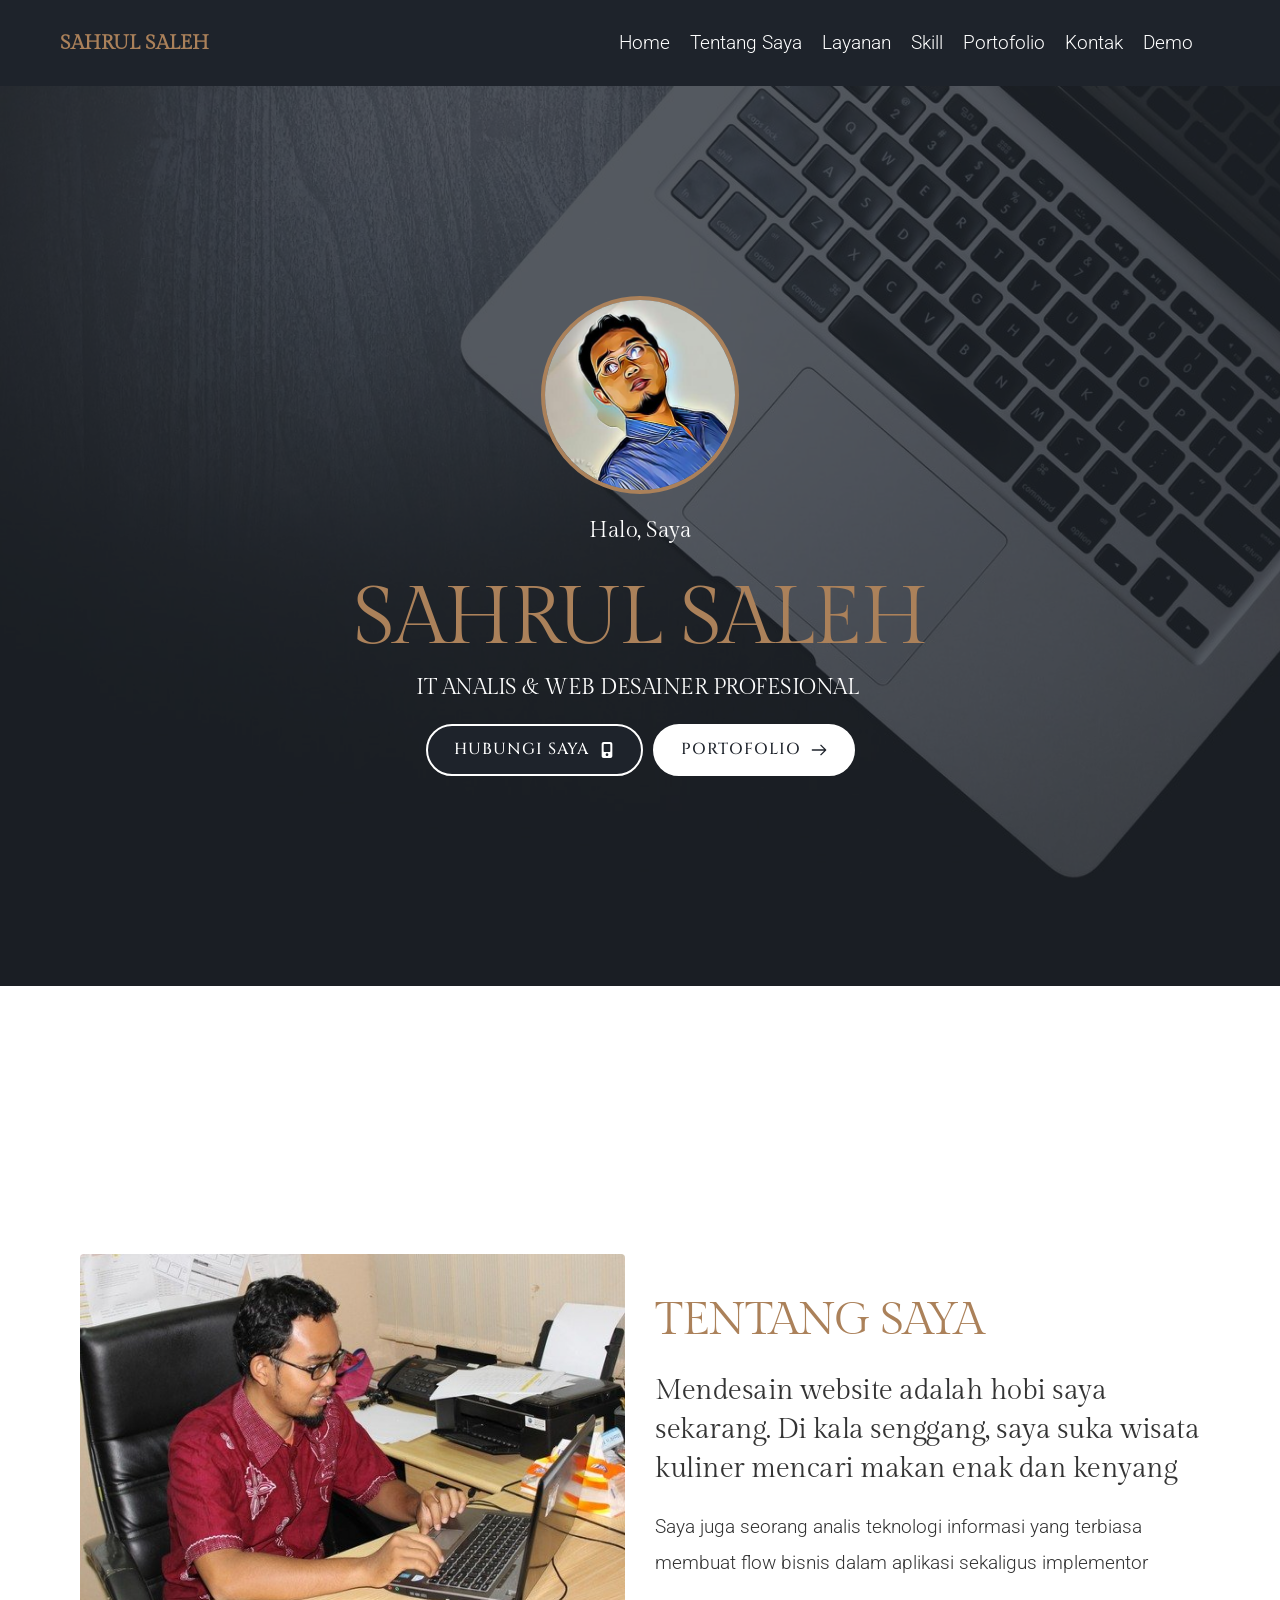
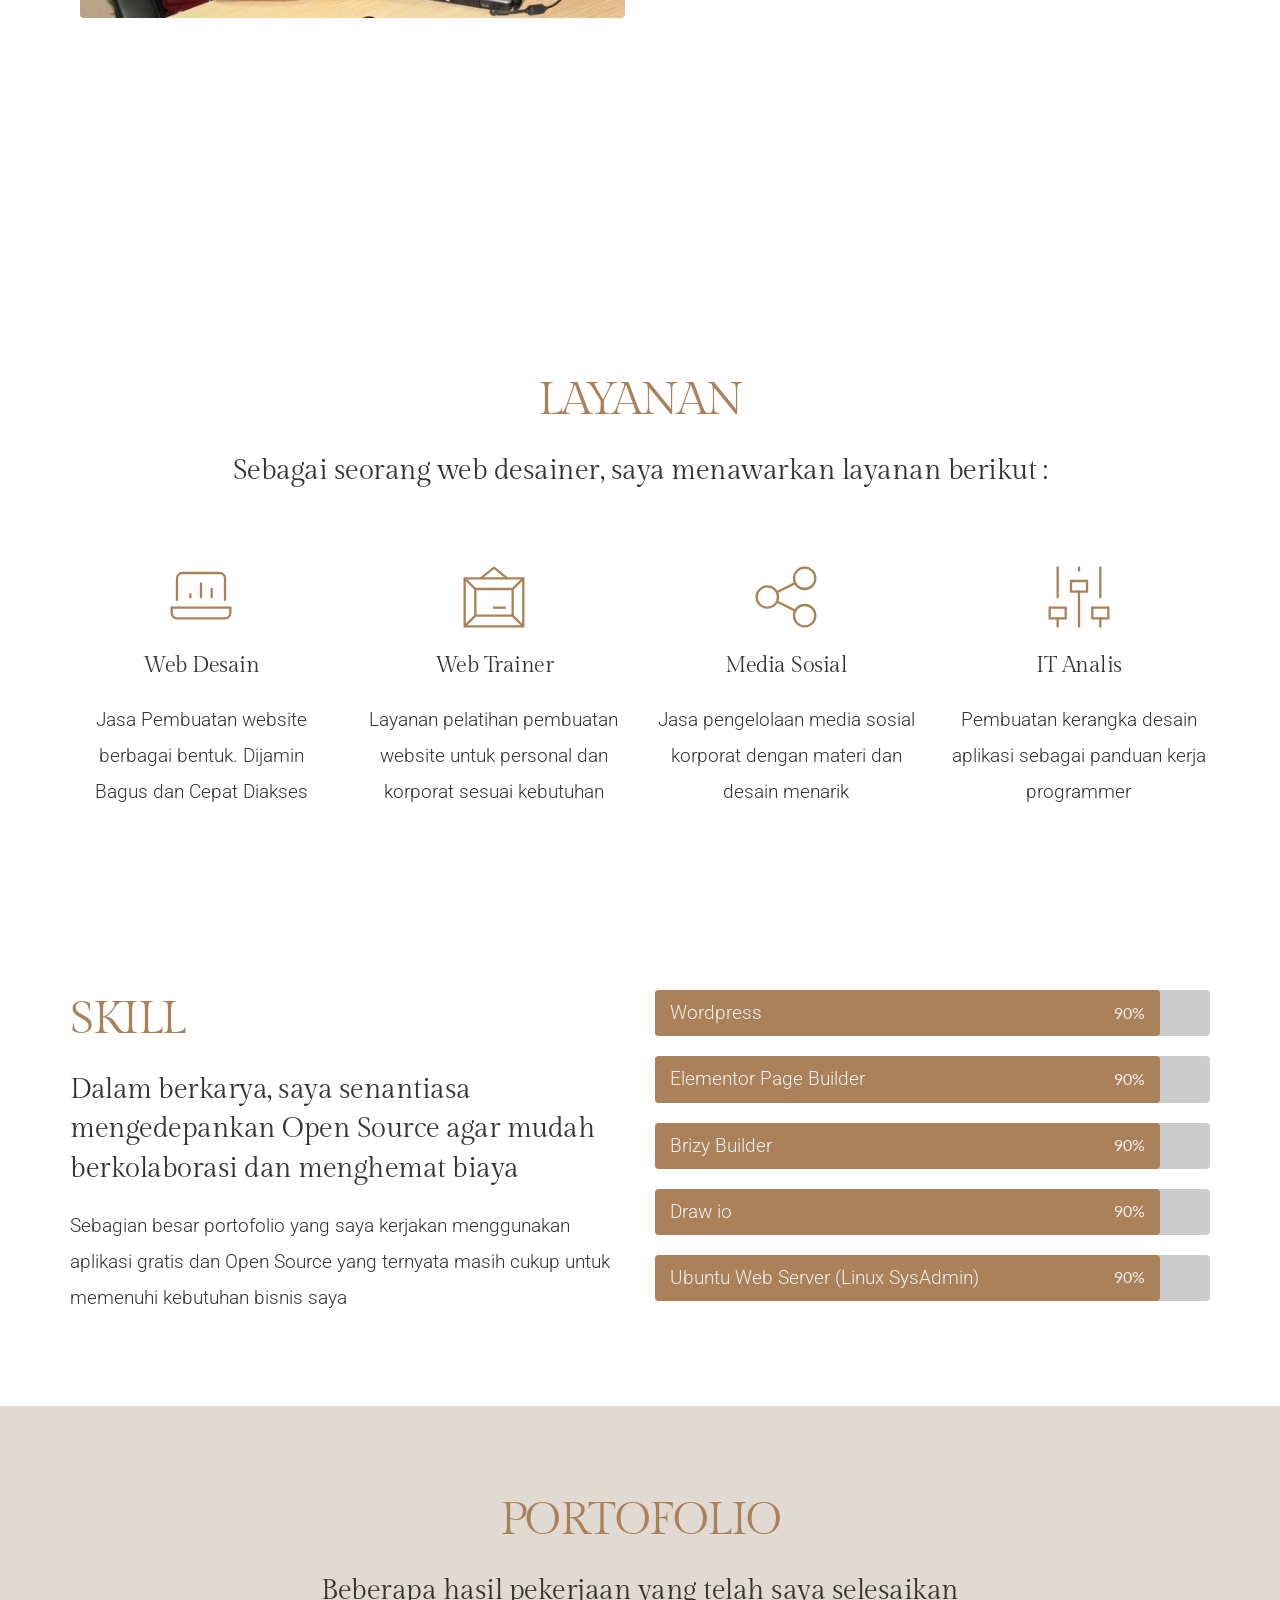
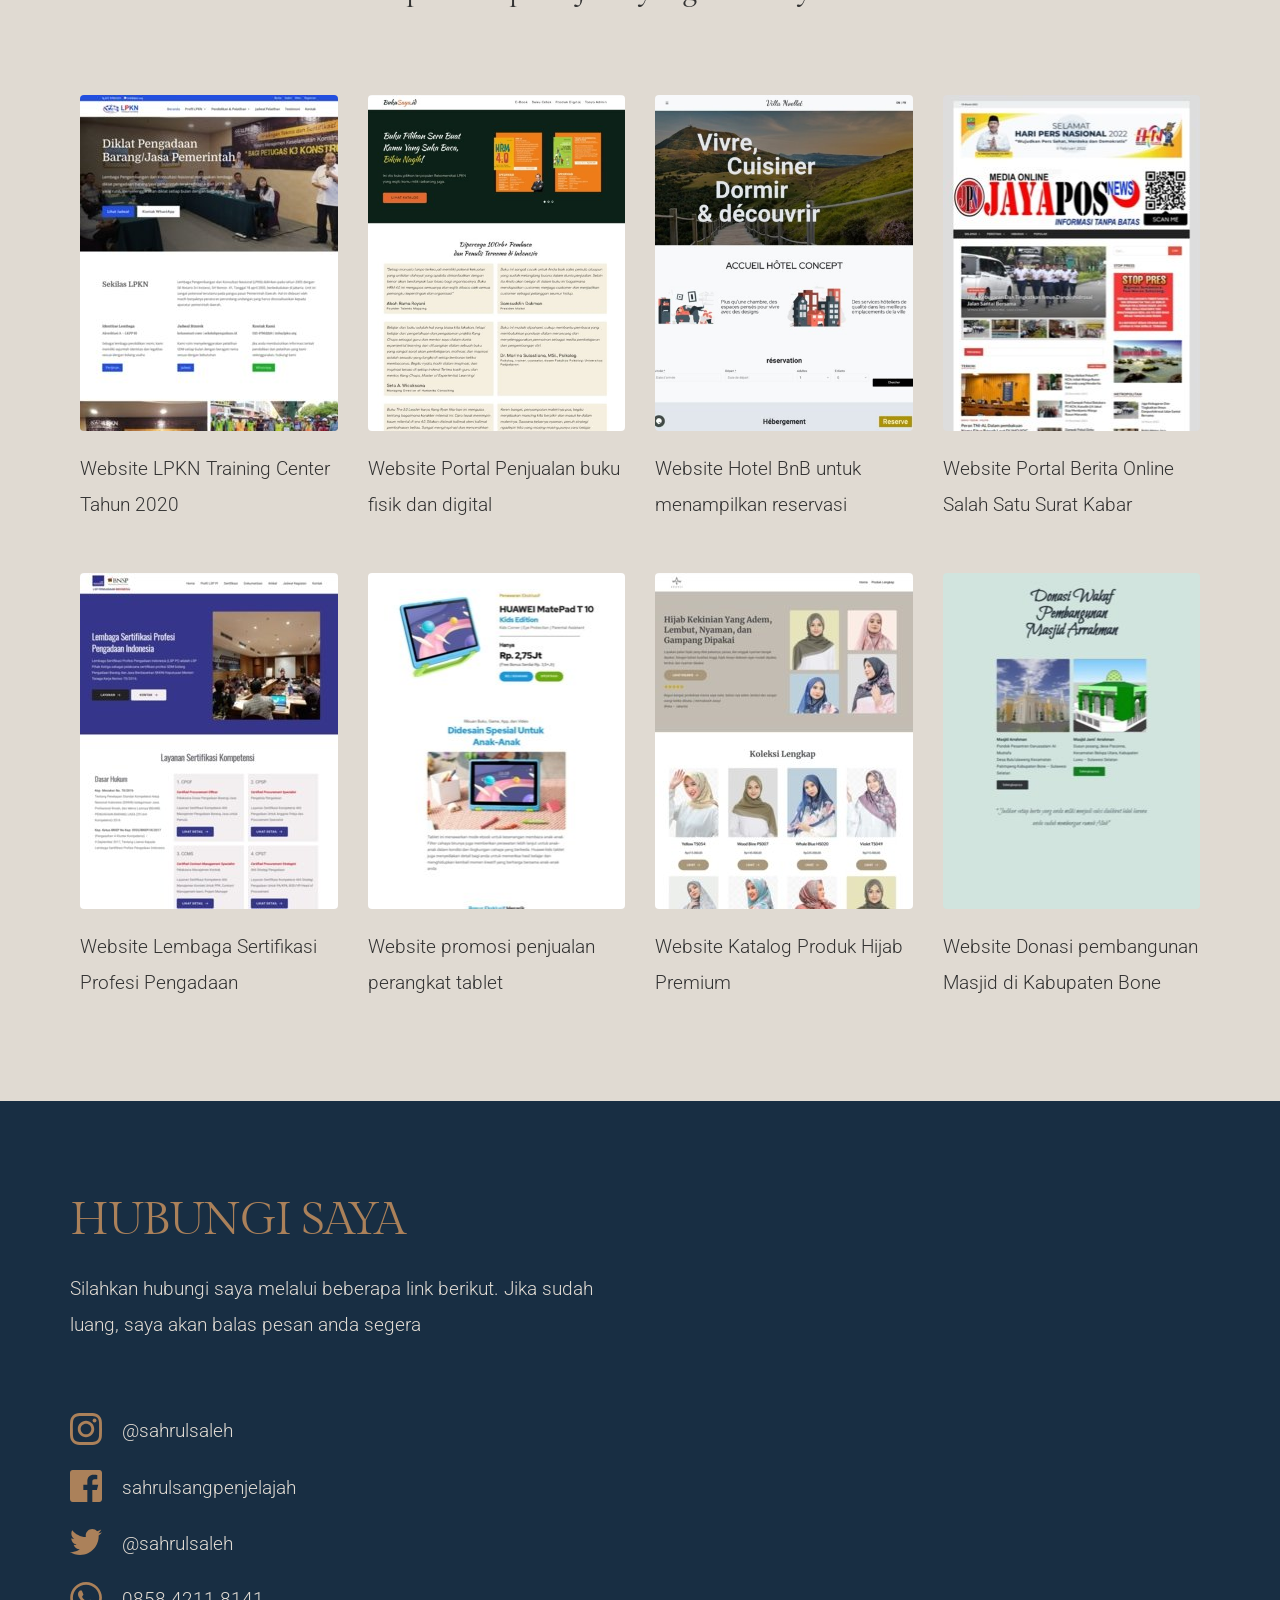
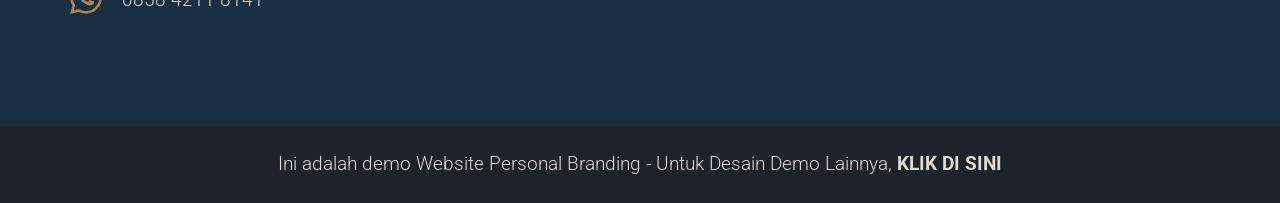
<file: index.html>
<!DOCTYPE html><html lang="en"><head><meta charset="utf-8"><link rel="canonical" href="https://personalbranding.brizy.site" /><link rel="icon" href="https://a-cloud.b-cdn.net/media/iW=32&iH=any/9ddc7a0d93069bde5246b3572b9618c0.png" sizes="32x32"/><link rel="icon" href="https://a-cloud.b-cdn.net/media/iW=192&iH=any/9ddc7a0d93069bde5246b3572b9618c0.png" sizes="192x192"/><link rel="apple-touch-icon-precomposed" href="https://a-cloud.b-cdn.net/media/iW=180&iH=any/9ddc7a0d93069bde5246b3572b9618c0.png"/><title>Website Personal Branding</title><meta name="description" content="Contoh Website Personal branding Terbarik Berbahasa Indonesia."><meta property="og:title" content=""><meta property="og:description" content=""><meta property="og:url" content="https://personalbranding-rsume-purzners3-sahrulsaleh.vercel.app"><meta content="summary_large_image" name="twitter:card"><!-- ASSETS --><meta name="viewport" content="width=device-width, initial-scale=1"><link class="brz-link brz-link-google-prefetch" rel="dns-prefetch" href="//ajax.googleapis.com"><link class="brz-link brz-link-google-prefetch" rel="dns-prefetch" href="//fonts.googleapis.com"><link class="brz-link brz-link-google-preconnect" rel="preconnect" href="https://fonts.gstatic.com/" crossorigin><link class="brz-link brz-link-cdn-preconnect" rel="preconnect" href="https://a-cloud.b-cdn.net" crossorigin><link href="https://fonts.googleapis.com/css?family=Gilda Display:regular|Lato:100,100italic,300,300italic,regular,italic,700,700italic,900,900italic|Cinzel:regular,500,600,700,800,900|Red Hat Text:regular,italic,500,500italic,700,700italic|Roboto:100,100italic,300,300italic,regular,italic,500,500italic,700,700italic,900,900italic|Overpass:100,100italic,200,200italic,300,300italic,regular,italic,600,600italic,700,700italic,800,800italic,900,900italic&subset=arabic,bengali,cyrillic,cyrillic-ext,devanagari,greek,greek-ext,gujarati,hebrew,khmer,korean,latin-ext,tamil,telugu,thai,vietnamese&display=swap" class="brz-link brz-link-google" type="text/css" rel="stylesheet"/><link href="assets/6302d4794e84663f67b0820cb7e09a07.css" class="brz-link brz-link-preview-lib-pro" data-group="group-2" rel="stylesheet"/><link href="assets/220804945b4b9bedaa86227854abd965.css" class="brz-link brz-link-preview-pro" rel="stylesheet"/><style class="brz-style">.brz .css-104bwcm, .brz [data-css-104bwcm] {color: rgba(171,129,90,1);border-color: rgba(35,157,219,0);background-color: rgba(189,225,244,0);background-image: none;border-width: 0;border-style: solid;width: 64px;height: 64px;font-size: 64px;padding: 0px;border-radius: 0;stroke-width: 2.3;transition: all .5s ease-in-out;transition-property: background,border-radius,color,border-color,box-shadow;-webkit-transition: all .5s ease-in-out;-moz-transition: all .5s ease-in-out;-webkit-transition-property: background,border-radius,color,border-color,box-shadow;-moz-transition-property: background,border-radius,color,border-color,box-shadow;}
@media (min-width: 991px) {.brz .css-104bwcm:hover, .brz [data-css-104bwcm]:hover {color: rgba(171,129,90,.8);border-color: rgba(35,157,219,0);background-color: rgba(189,225,244,0);background-image: none;}}
@media (max-width: 991px) {.brz .css-104bwcm, .brz [data-css-104bwcm] {width: 64px;height: 64px;font-size: 64px;padding: 0px;border-radius: 0px;stroke-width: 2.3;}}
@media (max-width: 767px) {.brz .css-104bwcm, .brz [data-css-104bwcm] {width: 64px;height: 64px;font-size: 64px;padding: 0px;border-radius: 0px;stroke-width: 2.3;}}
.brz .css-pqtl1b, .brz [data-css-pqtl1b] {color: rgba(171,129,90,1);border-color: rgba(35,157,219,0);background-color: rgba(189,225,244,0);background-image: none;border-width: 0;border-style: solid;width: 32px;height: 32px;font-size: 32px;padding: 0px;border-radius: 0;stroke-width: 0;transition: all .5s ease-in-out;transition-property: background,border-radius,color,border-color,box-shadow;-webkit-transition: all .5s ease-in-out;-moz-transition: all .5s ease-in-out;-webkit-transition-property: background,border-radius,color,border-color,box-shadow;-moz-transition-property: background,border-radius,color,border-color,box-shadow;}
@media (min-width: 991px) {.brz .css-pqtl1b:hover, .brz [data-css-pqtl1b]:hover {color: rgba(171,129,90,.8);border-color: rgba(35,157,219,0);background-color: rgba(189,225,244,0);background-image: none;}}
@media (max-width: 991px) {.brz .css-pqtl1b, .brz [data-css-pqtl1b] {width: 32px;height: 32px;font-size: 32px;padding: 0px;border-radius: 0px;stroke-width: 0;}}
@media (max-width: 767px) {.brz .css-pqtl1b, .brz [data-css-pqtl1b] {width: 32px;height: 32px;font-size: 32px;padding: 0px;border-radius: 0px;stroke-width: 0;}}</style><style class="brz-style">.brz .brz-css-pqmkp {z-index: auto;margin: 0;}
.brz .brz-css-pqmkp.brz-section .brz-section__content {min-height: auto;display: flex;}
.brz .brz-css-pqmkp .brz-container {justify-content: center;}
.brz .brz-css-pqmkp > .slick-slider > .brz-slick-slider__dots {color: rgba(0,0,0,1);}
.brz .brz-css-pqmkp > .slick-slider > .brz-slick-slider__arrow {color: rgba(0,0,0,.7);}
@media (min-width:991px) {.brz .brz-css-pqmkp {display: block;}}
@media (min-width:991px) {.brz .brz-css-pqmkp > .slick-slider > .brz-slick-slider__arrow:hover {color: rgba(0,0,0,1);}}
@media (max-width:991px) and (min-width:768px) {.brz .brz-css-pqmkp {z-index: auto;margin: 0;}
	.brz .brz-css-pqmkp.brz-section .brz-section__content {min-height: auto;display: flex;}
	.brz .brz-css-pqmkp .brz-container {justify-content: center;}
	.brz .brz-css-pqmkp > .slick-slider > .brz-slick-slider__dots {color: rgba(0,0,0,1);}
	.brz .brz-css-pqmkp > .slick-slider > .brz-slick-slider__arrow {color: rgba(0,0,0,.7);}}
@media (max-width:991px) and (min-width:768px) {.brz .brz-css-pqmkp {display: block;}}
@media (max-width:767px) {.brz .brz-css-pqmkp {z-index: auto;margin: 0;}
	.brz .brz-css-pqmkp.brz-section .brz-section__content {min-height: auto;display: flex;}
	.brz .brz-css-pqmkp .brz-container {justify-content: center;}
	.brz .brz-css-pqmkp > .slick-slider > .brz-slick-slider__dots {color: rgba(0,0,0,1);}
	.brz .brz-css-pqmkp > .slick-slider > .brz-slick-slider__arrow {color: rgba(0,0,0,.7);}}
@media (max-width:767px) {.brz .brz-css-pqmkp {display: block;}}
.brz .brz-css-mzqye {padding: 75px 0px 75px 0px;}
.brz .brz-css-mzqye > .brz-bg {border: 0px solid rgba(102,115,141,0);border-radius: 0px;mix-blend-mode: normal;}
.brz .brz-css-mzqye > .brz-bg > .brz-bg-image {background-image: none;display: block;background-size: cover;background-repeat: no-repeat;}
.brz .brz-css-mzqye > .brz-bg > .brz-bg-image:after {content: "";background-image: none;}
.brz .brz-css-mzqye > .brz-bg > .brz-bg-color {background-color: rgba(0,0,0,0);background-image: none;}
.brz .brz-css-mzqye > .brz-bg > .brz-bg-map {display: none;}
.brz .brz-css-mzqye > .brz-bg > .brz-bg-video {display: none;}
.brz .brz-css-mzqye > .brz-bg > .brz-bg-shape__top {background-image: none;background-size: 100% 100px;height: 100px;transform: rotateX(0deg) rotateY(0deg);z-index: auto;}
.brz .brz-css-mzqye > .brz-bg > .brz-bg-shape__bottom {background-image: none;background-size: 100% 100px;height: 100px;transform: rotateX(-180deg) rotateY(-180deg);z-index: auto;}
@media (min-width:991px) {.brz .brz-css-mzqye > .brz-bg > .brz-bg-image {background-attachment: scroll;}}
@media (max-width:991px) and (min-width:768px) {.brz .brz-css-mzqye {padding: 50px 15px 50px 15px;}
	.brz .brz-css-mzqye > .brz-bg {border: 0px solid rgba(102,115,141,0);border-radius: 0px;mix-blend-mode: normal;}
	.brz .brz-css-mzqye > .brz-bg > .brz-bg-image {background-image: none;display: block;background-size: cover;background-repeat: no-repeat;}
	.brz .brz-css-mzqye > .brz-bg > .brz-bg-image:after {content: "";background-image: none;}
	.brz .brz-css-mzqye > .brz-bg > .brz-bg-color {background-color: rgba(0,0,0,0);background-image: none;}
	.brz .brz-css-mzqye > .brz-bg > .brz-bg-map {display: none;}
	.brz .brz-css-mzqye > .brz-bg > .brz-bg-video {display: none;}
	.brz .brz-css-mzqye > .brz-bg > .brz-bg-shape__top {background-image: none;background-size: 100% 100px;height: 100px;transform: rotateX(0deg) rotateY(0deg);z-index: auto;}
	.brz .brz-css-mzqye > .brz-bg > .brz-bg-shape__bottom {background-image: none;background-size: 100% 100px;height: 100px;transform: rotateX(-180deg) rotateY(-180deg);z-index: auto;}}
@media (max-width:767px) {.brz .brz-css-mzqye {padding: 25px 15px 25px 15px;}
	.brz .brz-css-mzqye > .brz-bg {border: 0px solid rgba(102,115,141,0);border-radius: 0px;mix-blend-mode: normal;}
	.brz .brz-css-mzqye > .brz-bg > .brz-bg-image {background-image: none;display: block;background-size: cover;background-repeat: no-repeat;}
	.brz .brz-css-mzqye > .brz-bg > .brz-bg-image:after {content: "";background-image: none;}
	.brz .brz-css-mzqye > .brz-bg > .brz-bg-color {background-color: rgba(0,0,0,0);background-image: none;}
	.brz .brz-css-mzqye > .brz-bg > .brz-bg-map {display: none;}
	.brz .brz-css-mzqye > .brz-bg > .brz-bg-video {display: none;}
	.brz .brz-css-mzqye > .brz-bg > .brz-bg-shape__top {background-image: none;background-size: 100% 100px;height: 100px;transform: rotateX(0deg) rotateY(0deg);z-index: auto;}
	.brz .brz-css-mzqye > .brz-bg > .brz-bg-shape__bottom {background-image: none;background-size: 100% 100px;height: 100px;transform: rotateX(-180deg) rotateY(-180deg);z-index: auto;}}
.brz .brz-css-kebfx {border: 0px solid transparent;}
@media (min-width:991px) {.brz .brz-css-kebfx {max-width: calc(1 * var(--brz-section-container-max-width,1170px));}}
@media (max-width:991px) and (min-width:768px) {.brz .brz-css-kebfx {border: 0px solid transparent;}}
@media (max-width:991px) and (min-width:768px) {.brz .brz-css-kebfx {max-width: 100%;}}
@media (max-width:767px) {.brz .brz-css-kebfx {border: 0px solid transparent;}}
@media (max-width:767px) {.brz .brz-css-kebfx {max-width: 100%;}}
.brz .brz-css-xdodb {margin: 0;z-index: auto;align-items: flex-start;}
.brz .brz-css-xdodb > .brz-bg {border: 0px solid rgba(102,115,141,0);border-radius: 0px;max-width: 100%;mix-blend-mode: normal;}
.brz .brz-css-xdodb > .brz-bg > .brz-bg-image {background-image: none;display: block;}
.brz .brz-css-xdodb > .brz-bg > .brz-bg-image:after {content: "";background-image: none;}
.brz .brz-css-xdodb > .brz-bg > .brz-bg-color {background-color: rgba(0,0,0,0);background-image: none;}
.brz .brz-css-xdodb > .brz-bg > .brz-bg-map {display: none;}
.brz .brz-css-xdodb > .brz-bg > .brz-bg-video {display: none;}
.brz .brz-css-xdodb > .brz-row {border: 0px solid transparent;}
@media (min-width:991px) {.brz .brz-css-xdodb {min-height: auto;display: flex;}
	.brz .brz-css-xdodb > .brz-bg {transition-duration: .5s;transition-property: filter,box-shadow,background,border-radius,border-color;}
	.brz .brz-css-xdodb > .brz-bg > .brz-bg-image {transition-duration: .5s;transition-property: filter,box-shadow,background,border-radius,border-color;}
	.brz .brz-css-xdodb > .brz-bg > .brz-bg-color {transition-duration: .5s;transition-property: filter,box-shadow,background,border-radius,border-color;}
	.brz .brz-css-xdodb > .brz-bg > .brz-bg-video {transition-duration: .5s;transition-property: filter,box-shadow,background,border-radius,border-color;}
	.brz .brz-css-xdodb > .brz-row {transition-duration: .5s;transition-property: filter,box-shadow,background,border-radius,border-color;}}
@media (max-width:991px) and (min-width:768px) {.brz .brz-css-xdodb {margin: 0;z-index: auto;align-items: flex-start;}
	.brz .brz-css-xdodb > .brz-bg {border: 0px solid rgba(102,115,141,0);border-radius: 0px;max-width: 100%;mix-blend-mode: normal;}
	.brz .brz-css-xdodb > .brz-bg > .brz-bg-image {background-image: none;display: block;}
	.brz .brz-css-xdodb > .brz-bg > .brz-bg-image:after {content: "";background-image: none;}
	.brz .brz-css-xdodb > .brz-bg > .brz-bg-color {background-color: rgba(0,0,0,0);background-image: none;}
	.brz .brz-css-xdodb > .brz-bg > .brz-bg-map {display: none;}
	.brz .brz-css-xdodb > .brz-bg > .brz-bg-video {display: none;}
	.brz .brz-css-xdodb > .brz-row {border: 0px solid transparent;}}
@media (max-width:991px) and (min-width:768px) {.brz .brz-css-xdodb {min-height: auto;display: flex;}
	.brz .brz-css-xdodb > .brz-bg {transition-duration: .5s;transition-property: filter,box-shadow,background,border-radius,border-color;}
	.brz .brz-css-xdodb > .brz-bg > .brz-bg-image {transition-duration: .5s;transition-property: filter,box-shadow,background,border-radius,border-color;}
	.brz .brz-css-xdodb > .brz-bg > .brz-bg-color {transition-duration: .5s;transition-property: filter,box-shadow,background,border-radius,border-color;}
	.brz .brz-css-xdodb > .brz-bg > .brz-bg-video {transition-duration: .5s;transition-property: filter,box-shadow,background,border-radius,border-color;}
	.brz .brz-css-xdodb > .brz-row {flex-direction: row;flex-wrap: wrap;justify-content: flex-start;transition-duration: .5s;transition-property: filter,box-shadow,background,border-radius,border-color;}}
@media (max-width:767px) {.brz .brz-css-xdodb {margin: 0;z-index: auto;align-items: flex-start;}
	.brz .brz-css-xdodb > .brz-bg {border: 0px solid rgba(102,115,141,0);border-radius: 0px;max-width: 100%;mix-blend-mode: normal;}
	.brz .brz-css-xdodb > .brz-bg > .brz-bg-image {background-image: none;display: block;}
	.brz .brz-css-xdodb > .brz-bg > .brz-bg-image:after {content: "";background-image: none;}
	.brz .brz-css-xdodb > .brz-bg > .brz-bg-color {background-color: rgba(0,0,0,0);background-image: none;}
	.brz .brz-css-xdodb > .brz-bg > .brz-bg-map {display: none;}
	.brz .brz-css-xdodb > .brz-bg > .brz-bg-video {display: none;}
	.brz .brz-css-xdodb > .brz-row {border: 0px solid transparent;}}
@media (max-width:767px) {.brz .brz-css-xdodb {min-height: auto;display: flex;}
	.brz .brz-css-xdodb > .brz-bg {transition-duration: .5s;transition-property: filter,box-shadow,background,border-radius,border-color;}
	.brz .brz-css-xdodb > .brz-bg > .brz-bg-image {transition-duration: .5s;transition-property: filter,box-shadow,background,border-radius,border-color;}
	.brz .brz-css-xdodb > .brz-bg > .brz-bg-color {transition-duration: .5s;transition-property: filter,box-shadow,background,border-radius,border-color;}
	.brz .brz-css-xdodb > .brz-bg > .brz-bg-video {transition-duration: .5s;transition-property: filter,box-shadow,background,border-radius,border-color;}
	.brz .brz-css-xdodb > .brz-row {flex-direction: row;flex-wrap: wrap;justify-content: flex-start;transition-duration: .5s;transition-property: filter,box-shadow,background,border-radius,border-color;}}
.brz .brz-css-xdwmy {padding: 10px;max-width: 100%;}
@media (max-width:991px) and (min-width:768px) {.brz .brz-css-xdwmy {padding: 0;max-width: 100%;}}
@media (max-width:767px) {.brz .brz-css-xdwmy {padding: 0;max-width: 100%;}}
.brz .brz-css-hjspu {z-index: auto;flex: 1 1 50%;max-width: 50%;justify-content: flex-start;}
.brz .brz-css-hjspu > .brz-bg {border: 0px solid rgba(102,115,141,0);border-radius: 0px;margin: 0;mix-blend-mode: normal;}
.brz .brz-css-hjspu > .brz-bg > .brz-bg-image {background-image: none;display: block;}
.brz .brz-css-hjspu > .brz-bg > .brz-bg-image:after {content: "";background-image: none;}
.brz .brz-css-hjspu > .brz-bg > .brz-bg-color {background-color: rgba(0,0,0,0);background-image: none;}
.brz .brz-css-hjspu > .brz-bg > .brz-bg-map {display: none;}
.brz .brz-css-hjspu > .brz-bg > .brz-bg-video {display: none;}
@media (min-width:991px) {.brz .brz-css-hjspu > .brz-bg {transition-duration: .5s;transition-property: filter,box-shadow,background,border-radius,border-color;}
	.brz .brz-css-hjspu > .brz-bg > .brz-bg-image {transition-duration: .5s;transition-property: filter,box-shadow,background,border-radius,border-color;}
	.brz .brz-css-hjspu > .brz-bg > .brz-bg-color {transition-duration: .5s;transition-property: filter,box-shadow,background,border-radius,border-color;}}
@media (max-width:991px) and (min-width:768px) {.brz .brz-css-hjspu {z-index: auto;flex: 1 1 50%;max-width: 50%;justify-content: flex-start;}
	.brz .brz-css-hjspu > .brz-bg {border: 0px solid rgba(102,115,141,0);border-radius: 0px;margin: 0;mix-blend-mode: normal;}
	.brz .brz-css-hjspu > .brz-bg > .brz-bg-image {background-image: none;display: block;}
	.brz .brz-css-hjspu > .brz-bg > .brz-bg-image:after {content: "";background-image: none;}
	.brz .brz-css-hjspu > .brz-bg > .brz-bg-color {background-color: rgba(0,0,0,0);background-image: none;}
	.brz .brz-css-hjspu > .brz-bg > .brz-bg-map {display: none;}
	.brz .brz-css-hjspu > .brz-bg > .brz-bg-video {display: none;}}
@media (max-width:991px) and (min-width:768px) {.brz .brz-css-hjspu > .brz-bg {transition-duration: .5s;transition-property: filter,box-shadow,background,border-radius,border-color;}
	.brz .brz-css-hjspu > .brz-bg > .brz-bg-image {transition-duration: .5s;transition-property: filter,box-shadow,background,border-radius,border-color;}
	.brz .brz-css-hjspu > .brz-bg > .brz-bg-color {transition-duration: .5s;transition-property: filter,box-shadow,background,border-radius,border-color;}}
@media (max-width:767px) {.brz .brz-css-hjspu {z-index: auto;flex: 1 1 100%;max-width: 100%;justify-content: flex-start;}
	.brz .brz-css-hjspu > .brz-bg {border: 0px solid rgba(102,115,141,0);border-radius: 0px;margin: 10px 0px 10px 0px;mix-blend-mode: normal;}
	.brz .brz-css-hjspu > .brz-bg > .brz-bg-image {background-image: none;display: block;}
	.brz .brz-css-hjspu > .brz-bg > .brz-bg-image:after {content: "";background-image: none;}
	.brz .brz-css-hjspu > .brz-bg > .brz-bg-color {background-color: rgba(0,0,0,0);background-image: none;}
	.brz .brz-css-hjspu > .brz-bg > .brz-bg-map {display: none;}
	.brz .brz-css-hjspu > .brz-bg > .brz-bg-video {display: none;}}
@media (max-width:767px) {.brz .brz-css-hjspu > .brz-bg {transition-duration: .5s;transition-property: filter,box-shadow,background,border-radius,border-color;}
	.brz .brz-css-hjspu > .brz-bg > .brz-bg-image {transition-duration: .5s;transition-property: filter,box-shadow,background,border-radius,border-color;}
	.brz .brz-css-hjspu > .brz-bg > .brz-bg-color {transition-duration: .5s;transition-property: filter,box-shadow,background,border-radius,border-color;}}
.brz .brz-css-sqwks {z-index: auto;margin: 0;border: 0px solid transparent;padding: 5px 15px 5px 15px;min-height: auto;}
@media (min-width:991px) {.brz .brz-css-sqwks {display: flex;transition-duration: .5s;transition-property: filter,box-shadow,background,border-radius,border-color;}}
@media (max-width:991px) and (min-width:768px) {.brz .brz-css-sqwks {z-index: auto;margin: 0;border: 0px solid transparent;padding: 5px 15px 5px 15px;min-height: auto;}}
@media (max-width:991px) and (min-width:768px) {.brz .brz-css-sqwks {display: flex;transition-duration: .5s;transition-property: filter,box-shadow,background,border-radius,border-color;}}
@media (max-width:767px) {.brz .brz-css-sqwks {z-index: auto;margin: 10px 0px 10px 0px;border: 0px solid transparent;padding: 0;min-height: auto;}}
@media (max-width:767px) {.brz .brz-css-sqwks {display: flex;transition-duration: .5s;transition-property: filter,box-shadow,background,border-radius,border-color;}}
.brz .brz-css-okarr {padding: 0;margin: 10px 0px 10px 0px;justify-content: center;position: relative;}
@media (min-width:991px) {.brz .brz-css-okarr {display: flex;z-index: auto;position: relative;}}
@media (max-width:991px) and (min-width:768px) {.brz .brz-css-okarr {padding: 0;margin: 10px 0px 10px 0px;justify-content: center;position: relative;}}
@media (max-width:991px) and (min-width:768px) {.brz .brz-css-okarr {display: flex;z-index: auto;position: relative;}}
@media (max-width:767px) {.brz .brz-css-okarr {padding: 0;margin: 10px 0px 10px 0px;justify-content: center;position: relative;}}
@media (max-width:767px) {.brz .brz-css-okarr {display: flex;z-index: auto;position: relative;}}
.brz .brz-css-tekky {width: 100%;mix-blend-mode: normal;}
@media (max-width:991px) and (min-width:768px) {.brz .brz-css-tekky {width: 100%;mix-blend-mode: normal;}}
@media (max-width:767px) {.brz .brz-css-tekky {width: 100%;mix-blend-mode: normal;}}
@media (min-width:991px) {.brz .brz-css-jdfyr .brz-mm-menu__icon {display: none;font-size: 18px;color: rgba(51,51,51,1);}
	.brz .brz-css-jdfyr .brz-menu {display: flex;}}
@media (max-width:991px) and (min-width:768px) {.brz .brz-css-jdfyr .brz-mm-menu__icon {display: flex;font-size: 18px;color: rgba(51,51,51,1);}
	.brz .brz-css-jdfyr .brz-menu {display: none;}}
@media (max-width:767px) {.brz .brz-css-jdfyr .brz-mm-menu__icon {display: flex;font-size: 18px;color: rgba(51,51,51,1);}
	.brz .brz-css-jdfyr .brz-menu {display: none;}}
.brz .brz-css-qzmet .brz-menu__ul {font-family: Cinzel,serif;color: rgba(0,0,0,1);}
.brz .brz-css-qzmet .brz-menu__ul:not(.brz-mm-listview) {display: flex;flex-wrap: wrap;justify-content: inherit;align-items: center;max-width: none;margin: 0px -5px 0px -5px;}
.brz .brz-css-qzmet .brz-menu__ul > .brz-menu__item > .brz-a {flex-flow: row nowrap;}
.brz .brz-css-qzmet .brz-menu__ul > .brz-menu__item > .brz-a {color: rgba(0,0,0,1);background-color: rgba(255,255,255,0);padding: 0px 5px 0px 5px;}
.brz .brz-css-qzmet .brz-menu__ul > .brz-menu__item.brz-menu__item--opened > .brz-a {color: rgba(0,0,0,1);background-color: rgba(255,255,255,0);}
.brz .brz-css-qzmet .brz-menu__ul > .brz-menu__item.brz-menu__item--opened {color: rgba(0,0,0,1);background-color: transparent;border: 0px solid rgba(85,85,85,1);}
.brz .brz-css-qzmet .brz-menu__ul > .brz-menu__item.brz-menu__item--current:not(.brz-menu__item.brz-menu__item--current:active) {color: rgba(0,0,0,1);background-color: rgba(255,255,255,0);border: 0px solid rgba(85,85,85,1);}
.brz .brz-css-qzmet .brz-menu__ul > .brz-menu__item.brz-menu__item--current > .brz-a:not(.brz-a:active) {color: rgba(0,0,0,1);background-color: rgba(255,255,255,0);}
.brz .brz-css-qzmet .brz-menu__item__icon {margin: 0 15px 0 0;}
.brz .brz-css-qzmet .brz-menu__ul > .brz-menu__item {color: rgba(0,0,0,1);background-color: transparent;border: 0px solid rgba(85,85,85,1);}
.brz .brz-css-qzmet .brz-mm-menu__item {font-family: Cinzel,serif;color: rgba(255,255,255,1);border-color: rgba(85,85,85,1);}
.brz nav.brz-mm-menu.brz-css-qzmet {background-color: rgba(51,51,51,1);}
.brz .brz-css-qzmet.brz-mm-menu .brz-mm-menu__item .brz-mm-listitem__text {padding: 10px 20px 10px 20px;flex-flow: row nowrap;}
.brz .brz-css-qzmet .brz-mm-menu__item:hover > .brz-mm-listitem__text {color: rgba(255,255,255,1);}
.brz .brz-css-qzmet .brz-mm-navbar {color: rgba(255,255,255,1);}
.brz .brz-css-qzmet .brz-mm-menu__item.brz-mm-listitem_opened {color: rgba(255,255,255,1);}
.brz .brz-css-qzmet.brz-mm-menu.brz-mm-menu_theme-dark .brz-mm-panels, .brz .brz-css-qzmet .brz-mm-panels > .brz-mm-panel {background-color: rgba(51,51,51,1);}
.brz .brz-css-qzmet.brz-mm-menu.brz-mm-menu_theme-dark .brz-mm-navbar.brz-mm-listitem .brz-mm-listitem_opened > .brz-mm-listitem__text:after {border-color: rgba(85,85,85,1);}
.brz .brz-css-qzmet .brz-mm-listitem {border-color: rgba(85,85,85,1);}
.brz .brz-css-qzmet .brz-mm-menu__item.brz-mm-menu__item--current:not(.brz-mm-menu__item.brz-mm-menu__item--current:active) {color: rgba(255,255,255,1);}
.brz .brz-css-qzmet .brz-mm-menu__item.brz-mm-menu__item--current:not(brz-mm-menu__item.brz-mm-menu__item--current:active):hover > .brz-mm-listitem__text {color: rgba(255,255,255,1);}
.brz .brz-css-qzmet .brz-menu__sub-menu {font-family: Cinzel,serif;color: rgba(255,255,255,1);background-color: rgba(51,51,51,1);border-radius: 0px;}
.brz .brz-css-qzmet .brz-menu__sub-menu .brz-a {flex-flow: row nowrap;}
.brz .brz-css-qzmet .brz-menu__sub-menu .brz-a:hover {color: rgba(255,255,255,1);}
.brz .brz-css-qzmet .brz-menu__sub-item__icon {margin: 0 15px 0 0;font-size: 12px;}
.brz .brz-css-qzmet .brz-menu__dropdown > .brz-menu__item.brz-menu__item--current > .brz-a {color: rgba(255,255,255,1);}
.brz .brz-css-qzmet .brz-menu__dropdown > .brz-menu__item.brz-menu__item--current {background-color: rgba(51,51,51,1);}
.brz .brz-css-qzmet .brz-menu__dropdown > .brz-menu__item.brz-menu__item--current:hover {background-color: rgba(51,51,51,1);}
.brz .brz-css-qzmet .brz-menu__item-dropdown .brz-menu__item {background-color: rgba(51,51,51,1);color: rgba(255,255,255,1);}
.brz .brz-css-qzmet .brz-menu__dropdown .brz-menu__item-dropdown .brz-a:hover:after {border-color: rgba(255,255,255,1);}
.brz .brz-css-qzmet .brz-menu__dropdown > .brz-menu__item {border-bottom: 1px solid rgba(85,85,85,1);}
@media (min-width:991px) {.brz .brz-css-qzmet .brz-menu__ul {font-size: 16px;font-weight: 500;line-height: 1.6;letter-spacing: 1px;}
	.brz .brz-css-qzmet .brz-menu__item__icon {font-size: 12px;}
	.brz .brz-css-qzmet .brz-menu__ul > .brz-menu__item {padding-top: 0px;padding-bottom: 0px;margin-right: 5px;margin-left: 5px;}
	.brz .brz-css-qzmet .brz-mm-menu__item {font-size: 16px;font-weight: 500;line-height: 1.6;letter-spacing: 1px;}
	.brz .brz-css-qzmet .brz-mm-menu__item .brz-a {justify-content: flex-start;}
	.brz .brz-css-qzmet .brz-mm-menu__item__icon {margin: 0 15px 0 0;font-size: 12px;}
	.brz .brz-css-qzmet .brz-mm-navbar {font-family: Cinzel,serif;font-size: 16px;font-weight: 500;line-height: 1.6;letter-spacing: 1px;border-color: rgba(85,85,85,1);}
	.brz .brz-css-qzmet.brz-mm-menu .brz-mm-listitem_vertical .brz-mm-btn_next {height: calc(25.6px + 10px + 10px);padding-right: 20px;}
	.brz .brz-css-qzmet .brz-menu__sub-menu {font-size: 16px;font-weight: 500;line-height: 1.6;letter-spacing: 1px;}
	.brz .brz-css-qzmet .brz-menu__dropdown {position: absolute;top: 0;width: 305px;}
	.brz .brz-css-qzmet [data-popper-placement='left-start'] {right: calc(100% + 5px);}
	.brz .brz-css-qzmet [data-popper-placement='right-start'] {left: calc(100% + 5px);}
	.brz .brz-css-qzmet > .brz-menu__ul > .brz-menu__item-dropdown > .brz-menu__dropdown {top: calc(100% + 5px);width: 300px;}
	.brz .brz-css-qzmet > .brz-menu__ul > .brz-menu__item-dropdown > [data-popper-placement='left-start'] {right: 0;}
	.brz .brz-css-qzmet > .brz-menu__ul > .brz-menu__item-dropdown > [data-popper-placement='right-start'] {left: 0;}
	.brz .brz-css-qzmet .brz-mega-menu__dropdown {display: none;}}
@media (max-width:991px) and (min-width:768px) {.brz .brz-css-qzmet .brz-menu__ul {font-family: Cinzel,serif;color: rgba(0,0,0,1);}
	.brz .brz-css-qzmet .brz-menu__ul:not(.brz-mm-listview) {display: flex;flex-wrap: wrap;justify-content: inherit;align-items: center;max-width: none;margin: 0px -5px 0px -5px;}
	.brz .brz-css-qzmet .brz-menu__ul > .brz-menu__item > .brz-a {flex-flow: row nowrap;}
	.brz .brz-css-qzmet .brz-menu__ul > .brz-menu__item > .brz-a {color: rgba(0,0,0,1);background-color: rgba(255,255,255,0);padding: 0px 5px 0px 5px;}
	.brz .brz-css-qzmet .brz-menu__ul > .brz-menu__item.brz-menu__item--opened > .brz-a {color: rgba(0,0,0,1);background-color: rgba(255,255,255,0);}
	.brz .brz-css-qzmet .brz-menu__ul > .brz-menu__item.brz-menu__item--opened {color: rgba(0,0,0,1);background-color: transparent;border: 0px solid rgba(85,85,85,1);}
	.brz .brz-css-qzmet .brz-menu__ul > .brz-menu__item.brz-menu__item--current:not(.brz-menu__item.brz-menu__item--current:active) {color: rgba(0,0,0,1);background-color: rgba(255,255,255,0);border: 0px solid rgba(85,85,85,1);}
	.brz .brz-css-qzmet .brz-menu__ul > .brz-menu__item.brz-menu__item--current > .brz-a:not(.brz-a:active) {color: rgba(0,0,0,1);background-color: rgba(255,255,255,0);}
	.brz .brz-css-qzmet .brz-menu__item__icon {margin: 0 15px 0 0;}
	.brz .brz-css-qzmet .brz-menu__ul > .brz-menu__item {color: rgba(0,0,0,1);background-color: transparent;border: 0px solid rgba(85,85,85,1);}
	.brz .brz-css-qzmet .brz-mm-menu__item {font-family: Cinzel,serif;color: rgba(255,255,255,1);border-color: rgba(85,85,85,1);}
	.brz nav.brz-mm-menu.brz-css-qzmet {background-color: rgba(51,51,51,1);}
	.brz .brz-css-qzmet.brz-mm-menu .brz-mm-menu__item .brz-mm-listitem__text {padding: 10px 20px 10px 20px;flex-flow: row nowrap;}
	.brz .brz-css-qzmet .brz-mm-menu__item:hover > .brz-mm-listitem__text {color: rgba(255,255,255,1);}
	.brz .brz-css-qzmet .brz-mm-navbar {color: rgba(255,255,255,1);}
	.brz .brz-css-qzmet .brz-mm-menu__item.brz-mm-listitem_opened {color: rgba(255,255,255,1);}
	.brz .brz-css-qzmet.brz-mm-menu.brz-mm-menu_theme-dark .brz-mm-panels, .brz .brz-css-qzmet .brz-mm-panels > .brz-mm-panel {background-color: rgba(51,51,51,1);}
	.brz .brz-css-qzmet.brz-mm-menu.brz-mm-menu_theme-dark .brz-mm-navbar.brz-mm-listitem .brz-mm-listitem_opened > .brz-mm-listitem__text:after {border-color: rgba(85,85,85,1);}
	.brz .brz-css-qzmet .brz-mm-listitem {border-color: rgba(85,85,85,1);}
	.brz .brz-css-qzmet .brz-mm-menu__item.brz-mm-menu__item--current:not(.brz-mm-menu__item.brz-mm-menu__item--current:active) {color: rgba(255,255,255,1);}
	.brz .brz-css-qzmet .brz-mm-menu__item.brz-mm-menu__item--current:not(brz-mm-menu__item.brz-mm-menu__item--current:active):hover > .brz-mm-listitem__text {color: rgba(255,255,255,1);}
	.brz .brz-css-qzmet .brz-menu__sub-menu {font-family: Cinzel,serif;color: rgba(255,255,255,1);background-color: rgba(51,51,51,1);border-radius: 0px;}
	.brz .brz-css-qzmet .brz-menu__sub-menu .brz-a {flex-flow: row nowrap;}
	.brz .brz-css-qzmet .brz-menu__sub-menu .brz-a:hover {color: rgba(255,255,255,1);}
	.brz .brz-css-qzmet .brz-menu__sub-item__icon {margin: 0 15px 0 0;font-size: 12px;}
	.brz .brz-css-qzmet .brz-menu__dropdown > .brz-menu__item.brz-menu__item--current > .brz-a {color: rgba(255,255,255,1);}
	.brz .brz-css-qzmet .brz-menu__dropdown > .brz-menu__item.brz-menu__item--current {background-color: rgba(51,51,51,1);}
	.brz .brz-css-qzmet .brz-menu__dropdown > .brz-menu__item.brz-menu__item--current:hover {background-color: rgba(51,51,51,1);}
	.brz .brz-css-qzmet .brz-menu__item-dropdown .brz-menu__item {background-color: rgba(51,51,51,1);color: rgba(255,255,255,1);}
	.brz .brz-css-qzmet .brz-menu__dropdown .brz-menu__item-dropdown .brz-a:hover:after {border-color: rgba(255,255,255,1);}
	.brz .brz-css-qzmet .brz-menu__dropdown > .brz-menu__item {border-bottom: 1px solid rgba(85,85,85,1);}}
@media (max-width:991px) and (min-width:768px) {.brz .brz-css-qzmet .brz-menu__ul {font-size: 14px;font-weight: 500;line-height: 1.6;letter-spacing: 1px;}
	.brz .brz-css-qzmet .brz-menu__item__icon {font-size: 12px;}
	.brz .brz-css-qzmet .brz-menu__ul > .brz-menu__item {padding-top: 0px;padding-bottom: 0px;margin-right: 5px;margin-left: 5px;}
	.brz .brz-css-qzmet .brz-mm-menu__item {font-size: 14px;font-weight: 500;line-height: 1.6;letter-spacing: 1px;}
	.brz .brz-css-qzmet .brz-mm-menu__item .brz-a {justify-content: flex-start;}
	.brz .brz-css-qzmet .brz-mm-menu__item__icon {margin: 0 15px 0 0;font-size: 12px;}
	.brz .brz-css-qzmet .brz-mm-navbar {font-family: Cinzel,serif;font-size: 14px;font-weight: 500;line-height: 1.6;letter-spacing: 1px;border-color: rgba(85,85,85,1);}
	.brz .brz-css-qzmet.brz-mm-menu .brz-mm-listitem_vertical .brz-mm-btn_next {height: calc(22.4px + 10px + 10px);padding-right: 20px;}
	.brz .brz-css-qzmet .brz-menu__sub-menu {font-size: 14px;font-weight: 500;line-height: 1.6;letter-spacing: 1px;}
	.brz .brz-css-qzmet .brz-menu__dropdown {position: absolute;top: 0;width: 305px;}
	.brz .brz-css-qzmet > .brz-menu__ul > .brz-menu__item-dropdown > .brz-menu__dropdown {top: calc(100% + 5px);width: 300px;}
	.brz .brz-css-qzmet > .brz-menu__ul > .brz-menu__item-dropdown > [data-popper-placement='left-start'] {right: 0;}
	.brz .brz-css-qzmet > .brz-menu__ul > .brz-menu__item-dropdown > [data-popper-placement='right-start'] {left: 0;}
	.brz .brz-css-qzmet .brz-menu__dropdown .brz-menu__item-dropdown > .brz-a:after {border-right-style: solid;border-left-style: none;}
	.brz .brz-css-qzmet .brz-menu__dropdown .brz-menu__item-dropdown .brz-menu__dropdown {position: relative;top: auto;left: auto;transform: translate(0,0);height: 0;overflow: hidden;}
	.brz .brz-css-qzmet .brz-menu__dropdown .brz-menu__item--opened > .brz-menu__dropdown {height: auto;width: 100%;left: auto;right: auto;}
	.brz .brz-css-qzmet.brz-menu__preview .brz-menu__dropdown .brz-menu__item:hover > .brz-menu__sub-menu {height: auto;width: 100%;left: auto;right: auto;}
	.brz .brz-css-qzmet .brz-mega-menu__dropdown {display: none;}}
@media (max-width:767px) {.brz .brz-css-qzmet .brz-menu__ul {font-family: Cinzel,serif;color: rgba(0,0,0,1);}
	.brz .brz-css-qzmet .brz-menu__ul:not(.brz-mm-listview) {display: flex;flex-wrap: wrap;justify-content: inherit;align-items: center;max-width: none;margin: 0px -5px 0px -5px;}
	.brz .brz-css-qzmet .brz-menu__ul > .brz-menu__item > .brz-a {flex-flow: row nowrap;}
	.brz .brz-css-qzmet .brz-menu__ul > .brz-menu__item > .brz-a {color: rgba(0,0,0,1);background-color: rgba(255,255,255,0);padding: 0px 5px 0px 5px;}
	.brz .brz-css-qzmet .brz-menu__ul > .brz-menu__item.brz-menu__item--opened > .brz-a {color: rgba(0,0,0,1);background-color: rgba(255,255,255,0);}
	.brz .brz-css-qzmet .brz-menu__ul > .brz-menu__item.brz-menu__item--opened {color: rgba(0,0,0,1);background-color: transparent;border: 0px solid rgba(85,85,85,1);}
	.brz .brz-css-qzmet .brz-menu__ul > .brz-menu__item.brz-menu__item--current:not(.brz-menu__item.brz-menu__item--current:active) {color: rgba(0,0,0,1);background-color: rgba(255,255,255,0);border: 0px solid rgba(85,85,85,1);}
	.brz .brz-css-qzmet .brz-menu__ul > .brz-menu__item.brz-menu__item--current > .brz-a:not(.brz-a:active) {color: rgba(0,0,0,1);background-color: rgba(255,255,255,0);}
	.brz .brz-css-qzmet .brz-menu__item__icon {margin: 0 15px 0 0;}
	.brz .brz-css-qzmet .brz-menu__ul > .brz-menu__item {color: rgba(0,0,0,1);background-color: transparent;border: 0px solid rgba(85,85,85,1);}
	.brz .brz-css-qzmet .brz-mm-menu__item {font-family: Cinzel,serif;color: rgba(255,255,255,1);border-color: rgba(85,85,85,1);}
	.brz nav.brz-mm-menu.brz-css-qzmet {background-color: rgba(51,51,51,1);}
	.brz .brz-css-qzmet.brz-mm-menu .brz-mm-menu__item .brz-mm-listitem__text {padding: 10px 20px 10px 20px;flex-flow: row nowrap;}
	.brz .brz-css-qzmet .brz-mm-menu__item:hover > .brz-mm-listitem__text {color: rgba(255,255,255,1);}
	.brz .brz-css-qzmet .brz-mm-navbar {color: rgba(255,255,255,1);}
	.brz .brz-css-qzmet .brz-mm-menu__item.brz-mm-listitem_opened {color: rgba(255,255,255,1);}
	.brz .brz-css-qzmet.brz-mm-menu.brz-mm-menu_theme-dark .brz-mm-panels, .brz .brz-css-qzmet .brz-mm-panels > .brz-mm-panel {background-color: rgba(51,51,51,1);}
	.brz .brz-css-qzmet.brz-mm-menu.brz-mm-menu_theme-dark .brz-mm-navbar.brz-mm-listitem .brz-mm-listitem_opened > .brz-mm-listitem__text:after {border-color: rgba(85,85,85,1);}
	.brz .brz-css-qzmet .brz-mm-listitem {border-color: rgba(85,85,85,1);}
	.brz .brz-css-qzmet .brz-mm-menu__item.brz-mm-menu__item--current:not(.brz-mm-menu__item.brz-mm-menu__item--current:active) {color: rgba(255,255,255,1);}
	.brz .brz-css-qzmet .brz-mm-menu__item.brz-mm-menu__item--current:not(brz-mm-menu__item.brz-mm-menu__item--current:active):hover > .brz-mm-listitem__text {color: rgba(255,255,255,1);}
	.brz .brz-css-qzmet .brz-menu__sub-menu {font-family: Cinzel,serif;color: rgba(255,255,255,1);background-color: rgba(51,51,51,1);border-radius: 0px;}
	.brz .brz-css-qzmet .brz-menu__sub-menu .brz-a {flex-flow: row nowrap;}
	.brz .brz-css-qzmet .brz-menu__sub-menu .brz-a:hover {color: rgba(255,255,255,1);}
	.brz .brz-css-qzmet .brz-menu__sub-item__icon {margin: 0 15px 0 0;font-size: 12px;}
	.brz .brz-css-qzmet .brz-menu__dropdown > .brz-menu__item.brz-menu__item--current > .brz-a {color: rgba(255,255,255,1);}
	.brz .brz-css-qzmet .brz-menu__dropdown > .brz-menu__item.brz-menu__item--current {background-color: rgba(51,51,51,1);}
	.brz .brz-css-qzmet .brz-menu__dropdown > .brz-menu__item.brz-menu__item--current:hover {background-color: rgba(51,51,51,1);}
	.brz .brz-css-qzmet .brz-menu__item-dropdown .brz-menu__item {background-color: rgba(51,51,51,1);color: rgba(255,255,255,1);}
	.brz .brz-css-qzmet .brz-menu__dropdown .brz-menu__item-dropdown .brz-a:hover:after {border-color: rgba(255,255,255,1);}
	.brz .brz-css-qzmet .brz-menu__dropdown > .brz-menu__item {border-bottom: 1px solid rgba(85,85,85,1);}}
@media (max-width:767px) {.brz .brz-css-qzmet .brz-menu__ul {font-size: 14px;font-weight: 500;line-height: 1.6;letter-spacing: 1px;}
	.brz .brz-css-qzmet .brz-menu__item__icon {font-size: 12px;}
	.brz .brz-css-qzmet .brz-menu__ul > .brz-menu__item {padding-top: 0px;padding-bottom: 0px;margin-right: 5px;margin-left: 5px;}
	.brz .brz-css-qzmet .brz-mm-menu__item {font-size: 14px;font-weight: 500;line-height: 1.6;letter-spacing: 1px;}
	.brz .brz-css-qzmet .brz-mm-menu__item .brz-a {justify-content: flex-start;}
	.brz .brz-css-qzmet .brz-mm-menu__item__icon {margin: 0 15px 0 0;font-size: 12px;}
	.brz .brz-css-qzmet .brz-mm-navbar {font-family: Cinzel,serif;font-size: 14px;font-weight: 500;line-height: 1.6;letter-spacing: 1px;border-color: rgba(85,85,85,1);}
	.brz .brz-css-qzmet.brz-mm-menu .brz-mm-listitem_vertical .brz-mm-btn_next {height: calc(22.4px + 10px + 10px);padding-right: 20px;}
	.brz .brz-css-qzmet .brz-menu__sub-menu {font-size: 14px;font-weight: 500;line-height: 1.6;letter-spacing: 1px;}
	.brz .brz-css-qzmet .brz-menu__dropdown {position: absolute;top: 0;width: 305px;}
	.brz .brz-css-qzmet > .brz-menu__ul > .brz-menu__item-dropdown > .brz-menu__dropdown {top: calc(100% + 5px);width: 300px;}
	.brz .brz-css-qzmet > .brz-menu__ul > .brz-menu__item-dropdown > [data-popper-placement='left-start'] {right: 0;}
	.brz .brz-css-qzmet > .brz-menu__ul > .brz-menu__item-dropdown > [data-popper-placement='right-start'] {left: 0;}
	.brz .brz-css-qzmet .brz-menu__dropdown .brz-menu__item-dropdown > .brz-a:after {border-right-style: solid;border-left-style: none;}
	.brz .brz-css-qzmet .brz-menu__dropdown .brz-menu__item-dropdown .brz-menu__dropdown {position: relative;top: auto;left: auto;transform: translate(0,0);height: 0;overflow: hidden;}
	.brz .brz-css-qzmet .brz-menu__dropdown .brz-menu__item--opened > .brz-menu__dropdown {height: auto;width: 100%;left: auto;right: auto;}
	.brz .brz-css-qzmet.brz-menu__preview .brz-menu__dropdown .brz-menu__item:hover > .brz-menu__sub-menu {height: auto;width: 100%;left: auto;right: auto;}
	.brz .brz-css-qzmet .brz-mega-menu__dropdown {display: block;}}
.brz .brz-css-crxls {max-width: 17%;height: auto;border: 0px solid rgba(102,115,141,0);border-radius: 0px;}
.brz .brz-css-crxls:after {background-color: rgba(255,255,255,0);background-image: none;}
@media (min-width:991px) {.brz .brz-css-crxls {transition-duration: .5s;transition-property: border,box-shadow,filter,background-color;}
	.brz .brz-css-crxls:after {transition-duration: .5s;transition-property: border,box-shadow,filter,background-color;}
	.brz .brz-css-crxls .brz-picture {transition-duration: .5s;transition-property: border,box-shadow,filter,background-color;}}
@media (max-width:991px) and (min-width:768px) {.brz .brz-css-crxls {max-width: 17%;height: auto;border: 0px solid rgba(102,115,141,0);border-radius: 0px;}
	.brz .brz-css-crxls:after {background-color: rgba(255,255,255,0);background-image: none;}}
@media (max-width:991px) and (min-width:768px) {.brz .brz-css-crxls {transition-duration: .5s;transition-property: border,box-shadow,filter,background-color;}
	.brz .brz-css-crxls:after {transition-duration: .5s;transition-property: border,box-shadow,filter,background-color;}
	.brz .brz-css-crxls .brz-picture {transition-duration: .5s;transition-property: border,box-shadow,filter,background-color;}}
@media (max-width:767px) {.brz .brz-css-crxls {max-width: 17%;height: auto;border: 0px solid rgba(102,115,141,0);border-radius: 0px;}
	.brz .brz-css-crxls:after {background-color: rgba(255,255,255,0);background-image: none;}}
@media (max-width:767px) {.brz .brz-css-crxls {transition-duration: .5s;transition-property: border,box-shadow,filter,background-color;}
	.brz .brz-css-crxls:after {transition-duration: .5s;transition-property: border,box-shadow,filter,background-color;}
	.brz .brz-css-crxls .brz-picture {transition-duration: .5s;transition-property: border,box-shadow,filter,background-color;}}
.brz .brz-css-tljhy {padding-top: 16.9583%;}
.brz .brz-css-tljhy > .brz-img {position: absolute;width: 100%;}
@media (max-width:991px) and (min-width:768px) {.brz .brz-css-tljhy {padding-top: 16.9577%;}
	.brz .brz-css-tljhy > .brz-img {position: absolute;width: 100%;}}
@media (max-width:767px) {.brz .brz-css-tljhy {padding-top: 16.9494%;}
	.brz .brz-css-tljhy > .brz-img {position: absolute;width: 100%;}}
.brz .brz-css-dfmxq {z-index: auto;position: relative;margin: 10px 0px 10px 0px;}
@media (min-width:991px) {.brz .brz-css-dfmxq {display: flex;position: relative;}}
@media (max-width:991px) and (min-width:768px) {.brz .brz-css-dfmxq {z-index: auto;position: relative;margin: 10px 0px 10px 0px;}}
@media (max-width:991px) and (min-width:768px) {.brz .brz-css-dfmxq {display: flex;position: relative;}}
@media (max-width:767px) {.brz .brz-css-dfmxq {z-index: auto;position: relative;margin: 10px 0px 10px 0px;}}
@media (max-width:767px) {.brz .brz-css-dfmxq {display: flex;position: relative;}}
.brz .brz-css-uhbvd {justify-content: center;padding: 0;margin: 0px -5px -20px -5px;}
@media (max-width:991px) and (min-width:768px) {.brz .brz-css-uhbvd {justify-content: center;padding: 0;margin: 0px -5px -20px -5px;}}
@media (max-width:767px) {.brz .brz-css-uhbvd {justify-content: center;padding: 0;margin: 0px -5px -20px -5px;}}
.brz .brz-css-fjawb {padding: 0px 5px 20px 5px;}
@media (max-width:991px) and (min-width:768px) {.brz .brz-css-fjawb {padding: 0px 5px 20px 5px;}}
@media (max-width:767px) {.brz .brz-css-fjawb {padding: 0px 5px 20px 5px;}}
.brz .brz-css-pbwzr {font-size: 16px;margin-left: 10px;margin-right: 0;stroke-width: 0;}
@media (max-width:991px) and (min-width:768px) {.brz .brz-css-pbwzr {font-size: 16px;margin-left: 10px;margin-right: 0;stroke-width: 0;}}
@media (max-width:767px) {.brz .brz-css-pbwzr {font-size: 16px;margin-left: 10px;margin-right: 0;stroke-width: 0;}}
.brz .brz-css-tvvsz.brz-btn {display: flex;align-items: center;justify-content: center;font-family: Cinzel,serif;font-weight: 500;font-size: 16px;line-height: 1.6;letter-spacing: 1px;color: rgba(255,255,255,1);border: 2px solid rgba(171,129,90,0);border-radius: 2px;background-color: rgba(171,129,90,1);background-image: none;padding: 14px 42px 14px 42px;flex-flow: row-reverse nowrap;}
.brz .brz-css-tvvsz.brz-btn.brz-btn-submit {color: rgba(255,255,255,1);background-color: rgba(171,129,90,1);}
.brz .brz-css-tvvsz .brz-btn--story-container {border: 2px solid rgba(171,129,90,0);flex-flow: row-reverse nowrap;border-radius: 2px;}
@media (min-width:991px) {.brz .brz-css-tvvsz.brz-btn {transition-duration: .5s;transition-property: color,box-shadow,background,border-color;}}
@media (min-width:991px) {.brz .brz-css-tvvsz.brz-btn:hover {background-color: rgba(171,129,90,.8);}
	.brz .brz-css-tvvsz.brz-btn.brz-btn-submit:hover {background-color: rgba(171,129,90,.8);}}
@media (max-width:991px) and (min-width:768px) {.brz .brz-css-tvvsz.brz-btn {display: flex;align-items: center;justify-content: center;font-family: Cinzel,serif;font-weight: 500;font-size: 14px;line-height: 1.6;letter-spacing: 1px;color: rgba(255,255,255,1);border: 2px solid rgba(171,129,90,0);border-radius: 2px;background-color: rgba(171,129,90,1);background-image: none;padding: 11px 26px 11px 26px;flex-flow: row-reverse nowrap;}
	.brz .brz-css-tvvsz.brz-btn.brz-btn-submit {color: rgba(255,255,255,1);background-color: rgba(171,129,90,1);}
	.brz .brz-css-tvvsz .brz-btn--story-container {border: 2px solid rgba(171,129,90,0);flex-flow: row-reverse nowrap;border-radius: 2px;}}
@media (max-width:991px) and (min-width:768px) {.brz .brz-css-tvvsz.brz-btn {transition-duration: .5s;transition-property: color,box-shadow,background,border-color;}}
@media (max-width:767px) {.brz .brz-css-tvvsz.brz-btn {display: flex;align-items: center;justify-content: center;font-family: Cinzel,serif;font-weight: 500;font-size: 14px;line-height: 1.6;letter-spacing: 1px;color: rgba(255,255,255,1);border: 2px solid rgba(171,129,90,0);border-radius: 2px;background-color: rgba(171,129,90,1);background-image: none;padding: 11px 26px 11px 26px;flex-flow: row-reverse nowrap;}
	.brz .brz-css-tvvsz.brz-btn.brz-btn-submit {color: rgba(255,255,255,1);background-color: rgba(171,129,90,1);}
	.brz .brz-css-tvvsz .brz-btn--story-container {border: 2px solid rgba(171,129,90,0);flex-flow: row-reverse nowrap;border-radius: 2px;}}
@media (max-width:767px) {.brz .brz-css-tvvsz.brz-btn {transition-duration: .5s;transition-property: color,box-shadow,background,border-color;}}
.brz .brz-css-mqpoc {max-width: 100%;height: auto;border: 0px solid rgba(102,115,141,0);border-radius: 0px;}
.brz .brz-css-mqpoc:after {background-color: rgba(255,255,255,0);background-image: none;}
@media (min-width:991px) {.brz .brz-css-mqpoc {transition-duration: .5s;transition-property: border,box-shadow,filter,background-color;}
	.brz .brz-css-mqpoc:after {transition-duration: .5s;transition-property: border,box-shadow,filter,background-color;}
	.brz .brz-css-mqpoc .brz-picture {transition-duration: .5s;transition-property: border,box-shadow,filter,background-color;}}
@media (max-width:991px) and (min-width:768px) {.brz .brz-css-mqpoc {max-width: 100%;height: auto;border: 0px solid rgba(102,115,141,0);border-radius: 0px;}
	.brz .brz-css-mqpoc:after {background-color: rgba(255,255,255,0);background-image: none;}}
@media (max-width:991px) and (min-width:768px) {.brz .brz-css-mqpoc {transition-duration: .5s;transition-property: border,box-shadow,filter,background-color;}
	.brz .brz-css-mqpoc:after {transition-duration: .5s;transition-property: border,box-shadow,filter,background-color;}
	.brz .brz-css-mqpoc .brz-picture {transition-duration: .5s;transition-property: border,box-shadow,filter,background-color;}}
@media (max-width:767px) {.brz .brz-css-mqpoc {max-width: 100%;height: auto;border: 0px solid rgba(102,115,141,0);border-radius: 0px;}
	.brz .brz-css-mqpoc:after {background-color: rgba(255,255,255,0);background-image: none;}}
@media (max-width:767px) {.brz .brz-css-mqpoc {transition-duration: .5s;transition-property: border,box-shadow,filter,background-color;}
	.brz .brz-css-mqpoc:after {transition-duration: .5s;transition-property: border,box-shadow,filter,background-color;}
	.brz .brz-css-mqpoc .brz-picture {transition-duration: .5s;transition-property: border,box-shadow,filter,background-color;}}
.brz .brz-css-lxsta {padding-top: 66.6661%;}
.brz .brz-css-lxsta > .brz-img {position: absolute;width: 100%;}
@media (max-width:991px) and (min-width:768px) {.brz .brz-css-lxsta {padding-top: 66.6667%;}
	.brz .brz-css-lxsta > .brz-img {position: absolute;width: 100%;}}
@media (max-width:767px) {.brz .brz-css-lxsta {padding-top: 66.6674%;}
	.brz .brz-css-lxsta > .brz-img {position: absolute;width: 100%;}}
.brz .brz-css-oxhsq {height: 50px;}
@media (max-width:991px) and (min-width:768px) {.brz .brz-css-oxhsq {height: 50px;}}
@media (max-width:767px) {.brz .brz-css-oxhsq {height: 50px;}}
.brz .brz-css-stlvb {width: 100%;}
.brz .brz-css-stlvb.brz-progress-bar-style1 {background-color: rgba(204,204,204,1);border-radius: 2px;}
.brz .brz-css-stlvb.brz-progress-bar-style1::after {border-radius: 2px;}
.brz .brz-css-stlvb.brz-progress-bar-style2 .brz-progress-bar-overlay {background-color: rgba(204,204,204,1);border-radius: 2px;}
.brz .brz-css-stlvb.brz-progress-bar-style2 .brz-progress-bar-overlay::after {border-radius: 2px;}
.brz .brz-css-stlvb .brz-progress-bar__wrapper {background-color: rgba(171,129,90,1);border-radius: 2px;}
.brz .brz-css-stlvb.brz-progress-bar-style2 .brz-progress-bar__percent {background-color: rgba(171,129,90,1);border-radius: 2px;}
.brz .brz-css-stlvb .brz-progress-bar__text {color: rgba(241,241,241,1);font-family: Lato,sans-serif;font-size: 16px;line-height: 1.3;font-weight: 400;letter-spacing: 0px;}
.brz .brz-css-stlvb .brz-progress-bar__percent {color: rgba(241,241,241,1);font-family: Lato,sans-serif;font-size: 16px;line-height: 1.3;font-weight: 400;letter-spacing: 0px;}
@media (min-width:991px) {.brz .brz-css-stlvb {transition-duration: .5s;transition-property: color,background,box-shadow;}
	.brz .brz-css-stlvb.brz-progress-bar-style1 {transition-duration: .5s;transition-property: color,background,box-shadow;}
	.brz .brz-css-stlvb.brz-progress-bar-style1::after {transition-duration: .5s;transition-property: color,background,box-shadow;}
	.brz .brz-css-stlvb.brz-progress-bar-style2 .brz-progress-bar-overlay {transition-duration: .5s;transition-property: color,background,box-shadow;}
	.brz .brz-css-stlvb.brz-progress-bar-style2 .brz-progress-bar-overlay::after {transition-duration: .5s;transition-property: color,background,box-shadow;}
	.brz .brz-css-stlvb .brz-progress-bar__wrapper {transition-duration: .5s;transition-property: color,background,box-shadow;}
	.brz .brz-css-stlvb.brz-progress-bar-style2 .brz-progress-bar__percent {transition-duration: .5s;transition-property: color,background,box-shadow;}
	.brz .brz-css-stlvb .brz-progress-bar__text {transition-duration: .5s;transition-property: color,background,box-shadow;}
	.brz .brz-css-stlvb .brz-progress-bar__percent {transition-duration: .5s;transition-property: color,background,box-shadow;}}
@media (max-width:991px) and (min-width:768px) {.brz .brz-css-stlvb {width: 100%;}
	.brz .brz-css-stlvb.brz-progress-bar-style1 {background-color: rgba(204,204,204,1);border-radius: 2px;}
	.brz .brz-css-stlvb.brz-progress-bar-style1::after {border-radius: 2px;}
	.brz .brz-css-stlvb.brz-progress-bar-style2 .brz-progress-bar-overlay {background-color: rgba(204,204,204,1);border-radius: 2px;}
	.brz .brz-css-stlvb.brz-progress-bar-style2 .brz-progress-bar-overlay::after {border-radius: 2px;}
	.brz .brz-css-stlvb .brz-progress-bar__wrapper {background-color: rgba(171,129,90,1);border-radius: 2px;}
	.brz .brz-css-stlvb.brz-progress-bar-style2 .brz-progress-bar__percent {background-color: rgba(171,129,90,1);border-radius: 2px;}
	.brz .brz-css-stlvb .brz-progress-bar__text {color: rgba(241,241,241,1);font-family: Lato,sans-serif;font-size: 16px;line-height: 1.3;font-weight: 400;letter-spacing: 0px;}
	.brz .brz-css-stlvb .brz-progress-bar__percent {color: rgba(241,241,241,1);font-family: Lato,sans-serif;font-size: 14px;line-height: 1.3;font-weight: 400;letter-spacing: 0px;}}
@media (max-width:991px) and (min-width:768px) {.brz .brz-css-stlvb {transition-duration: .5s;transition-property: color,background,box-shadow;}
	.brz .brz-css-stlvb.brz-progress-bar-style1 {transition-duration: .5s;transition-property: color,background,box-shadow;}
	.brz .brz-css-stlvb.brz-progress-bar-style1::after {transition-duration: .5s;transition-property: color,background,box-shadow;}
	.brz .brz-css-stlvb.brz-progress-bar-style2 .brz-progress-bar-overlay {transition-duration: .5s;transition-property: color,background,box-shadow;}
	.brz .brz-css-stlvb.brz-progress-bar-style2 .brz-progress-bar-overlay::after {transition-duration: .5s;transition-property: color,background,box-shadow;}
	.brz .brz-css-stlvb .brz-progress-bar__wrapper {transition-duration: .5s;transition-property: color,background,box-shadow;}
	.brz .brz-css-stlvb.brz-progress-bar-style2 .brz-progress-bar__percent {transition-duration: .5s;transition-property: color,background,box-shadow;}
	.brz .brz-css-stlvb .brz-progress-bar__text {transition-duration: .5s;transition-property: color,background,box-shadow;}
	.brz .brz-css-stlvb .brz-progress-bar__percent {transition-duration: .5s;transition-property: color,background,box-shadow;}}
@media (max-width:767px) {.brz .brz-css-stlvb {width: 100%;}
	.brz .brz-css-stlvb.brz-progress-bar-style1 {background-color: rgba(204,204,204,1);border-radius: 2px;}
	.brz .brz-css-stlvb.brz-progress-bar-style1::after {border-radius: 2px;}
	.brz .brz-css-stlvb.brz-progress-bar-style2 .brz-progress-bar-overlay {background-color: rgba(204,204,204,1);border-radius: 2px;}
	.brz .brz-css-stlvb.brz-progress-bar-style2 .brz-progress-bar-overlay::after {border-radius: 2px;}
	.brz .brz-css-stlvb .brz-progress-bar__wrapper {background-color: rgba(171,129,90,1);border-radius: 2px;}
	.brz .brz-css-stlvb.brz-progress-bar-style2 .brz-progress-bar__percent {background-color: rgba(171,129,90,1);border-radius: 2px;}
	.brz .brz-css-stlvb .brz-progress-bar__text {color: rgba(241,241,241,1);font-family: Lato,sans-serif;font-size: 16px;line-height: 1.1;font-weight: 400;letter-spacing: 0px;}
	.brz .brz-css-stlvb .brz-progress-bar__percent {color: rgba(241,241,241,1);font-family: Lato,sans-serif;font-size: 13px;line-height: 1.3;font-weight: 400;letter-spacing: 0px;}}
@media (max-width:767px) {.brz .brz-css-stlvb {transition-duration: .5s;transition-property: color,background,box-shadow;}
	.brz .brz-css-stlvb.brz-progress-bar-style1 {transition-duration: .5s;transition-property: color,background,box-shadow;}
	.brz .brz-css-stlvb.brz-progress-bar-style1::after {transition-duration: .5s;transition-property: color,background,box-shadow;}
	.brz .brz-css-stlvb.brz-progress-bar-style2 .brz-progress-bar-overlay {transition-duration: .5s;transition-property: color,background,box-shadow;}
	.brz .brz-css-stlvb.brz-progress-bar-style2 .brz-progress-bar-overlay::after {transition-duration: .5s;transition-property: color,background,box-shadow;}
	.brz .brz-css-stlvb .brz-progress-bar__wrapper {transition-duration: .5s;transition-property: color,background,box-shadow;}
	.brz .brz-css-stlvb.brz-progress-bar-style2 .brz-progress-bar__percent {transition-duration: .5s;transition-property: color,background,box-shadow;}
	.brz .brz-css-stlvb .brz-progress-bar__text {transition-duration: .5s;transition-property: color,background,box-shadow;}
	.brz .brz-css-stlvb .brz-progress-bar__percent {transition-duration: .5s;transition-property: color,background,box-shadow;}}
.brz .brz-css-ohubo {max-width: 80%;padding: 5px 15px;}
@media (max-width:991px) and (min-width:768px) {.brz .brz-css-ohubo {max-width: 80%;padding: 5px 15px;}}
@media (max-width:767px) {.brz .brz-css-ohubo {max-width: 80%;padding: 5px 15px;}}
.brz .brz-css-oysoh {max-width: 100%;height: auto;border: 0px solid rgba(102,115,141,0);border-radius: 0px;}
.brz .brz-css-oysoh:after {background-color: rgba(255,255,255,0);background-image: none;}
@media (min-width:991px) {.brz .brz-css-oysoh {transition-duration: .5s;transition-property: border,box-shadow,filter,background-color;}
	.brz .brz-css-oysoh:after {transition-duration: .5s;transition-property: border,box-shadow,filter,background-color;}
	.brz .brz-css-oysoh .brz-picture {transition-duration: .5s;transition-property: border,box-shadow,filter,background-color;}}
@media (max-width:991px) and (min-width:768px) {.brz .brz-css-oysoh {max-width: 100%;height: auto;border: 0px solid rgba(102,115,141,0);border-radius: 0px;}
	.brz .brz-css-oysoh:after {background-color: rgba(255,255,255,0);background-image: none;}}
@media (max-width:991px) and (min-width:768px) {.brz .brz-css-oysoh {transition-duration: .5s;transition-property: border,box-shadow,filter,background-color;}
	.brz .brz-css-oysoh:after {transition-duration: .5s;transition-property: border,box-shadow,filter,background-color;}
	.brz .brz-css-oysoh .brz-picture {transition-duration: .5s;transition-property: border,box-shadow,filter,background-color;}}
@media (max-width:767px) {.brz .brz-css-oysoh {max-width: 100%;height: auto;border: 0px solid rgba(102,115,141,0);border-radius: 0px;}
	.brz .brz-css-oysoh:after {background-color: rgba(255,255,255,0);background-image: none;}}
@media (max-width:767px) {.brz .brz-css-oysoh {transition-duration: .5s;transition-property: border,box-shadow,filter,background-color;}
	.brz .brz-css-oysoh:after {transition-duration: .5s;transition-property: border,box-shadow,filter,background-color;}
	.brz .brz-css-oysoh .brz-picture {transition-duration: .5s;transition-property: border,box-shadow,filter,background-color;}}
.brz .brz-css-tbwih {padding-top: 130.501%;}
.brz .brz-css-tbwih > .brz-img {position: absolute;width: 100%;}
@media (max-width:991px) and (min-width:768px) {.brz .brz-css-tbwih {padding-top: 130.5%;}
	.brz .brz-css-tbwih > .brz-img {position: absolute;width: 100%;}}
@media (max-width:767px) {.brz .brz-css-tbwih {padding-top: 130.5%;}
	.brz .brz-css-tbwih > .brz-img {position: absolute;width: 100%;}}
.brz .brz-css-qbtqb {max-width: 100%;height: auto;border: 0px solid rgba(102,115,141,0);border-radius: 0px;}
.brz .brz-css-qbtqb:after {background-color: rgba(255,255,255,0);background-image: none;}
@media (min-width:991px) {.brz .brz-css-qbtqb {transition-duration: .5s;transition-property: border,box-shadow,filter,background-color;}
	.brz .brz-css-qbtqb:after {transition-duration: .5s;transition-property: border,box-shadow,filter,background-color;}
	.brz .brz-css-qbtqb .brz-picture {transition-duration: .5s;transition-property: border,box-shadow,filter,background-color;}}
@media (max-width:991px) and (min-width:768px) {.brz .brz-css-qbtqb {max-width: 100%;height: auto;border: 0px solid rgba(102,115,141,0);border-radius: 0px;}
	.brz .brz-css-qbtqb:after {background-color: rgba(255,255,255,0);background-image: none;}}
@media (max-width:991px) and (min-width:768px) {.brz .brz-css-qbtqb {transition-duration: .5s;transition-property: border,box-shadow,filter,background-color;}
	.brz .brz-css-qbtqb:after {transition-duration: .5s;transition-property: border,box-shadow,filter,background-color;}
	.brz .brz-css-qbtqb .brz-picture {transition-duration: .5s;transition-property: border,box-shadow,filter,background-color;}}
@media (max-width:767px) {.brz .brz-css-qbtqb {max-width: 100%;height: auto;border: 0px solid rgba(102,115,141,0);border-radius: 0px;}
	.brz .brz-css-qbtqb:after {background-color: rgba(255,255,255,0);background-image: none;}}
@media (max-width:767px) {.brz .brz-css-qbtqb {transition-duration: .5s;transition-property: border,box-shadow,filter,background-color;}
	.brz .brz-css-qbtqb:after {transition-duration: .5s;transition-property: border,box-shadow,filter,background-color;}
	.brz .brz-css-qbtqb .brz-picture {transition-duration: .5s;transition-property: border,box-shadow,filter,background-color;}}
.brz .brz-css-ujrrl {padding-top: 130.501%;}
.brz .brz-css-ujrrl > .brz-img {position: absolute;width: 100%;}
@media (max-width:991px) and (min-width:768px) {.brz .brz-css-ujrrl {padding-top: 130.5%;}
	.brz .brz-css-ujrrl > .brz-img {position: absolute;width: 100%;}}
@media (max-width:767px) {.brz .brz-css-ujrrl {padding-top: 130.5%;}
	.brz .brz-css-ujrrl > .brz-img {position: absolute;width: 100%;}}
.brz .brz-css-ljgjx {max-width: 100%;height: auto;border: 0px solid rgba(102,115,141,0);border-radius: 0px;}
.brz .brz-css-ljgjx:after {background-color: rgba(255,255,255,0);background-image: none;}
@media (min-width:991px) {.brz .brz-css-ljgjx {transition-duration: .5s;transition-property: border,box-shadow,filter,background-color;}
	.brz .brz-css-ljgjx:after {transition-duration: .5s;transition-property: border,box-shadow,filter,background-color;}
	.brz .brz-css-ljgjx .brz-picture {transition-duration: .5s;transition-property: border,box-shadow,filter,background-color;}}
@media (max-width:991px) and (min-width:768px) {.brz .brz-css-ljgjx {max-width: 100%;height: auto;border: 0px solid rgba(102,115,141,0);border-radius: 0px;}
	.brz .brz-css-ljgjx:after {background-color: rgba(255,255,255,0);background-image: none;}}
@media (max-width:991px) and (min-width:768px) {.brz .brz-css-ljgjx {transition-duration: .5s;transition-property: border,box-shadow,filter,background-color;}
	.brz .brz-css-ljgjx:after {transition-duration: .5s;transition-property: border,box-shadow,filter,background-color;}
	.brz .brz-css-ljgjx .brz-picture {transition-duration: .5s;transition-property: border,box-shadow,filter,background-color;}}
@media (max-width:767px) {.brz .brz-css-ljgjx {max-width: 100%;height: auto;border: 0px solid rgba(102,115,141,0);border-radius: 0px;}
	.brz .brz-css-ljgjx:after {background-color: rgba(255,255,255,0);background-image: none;}}
@media (max-width:767px) {.brz .brz-css-ljgjx {transition-duration: .5s;transition-property: border,box-shadow,filter,background-color;}
	.brz .brz-css-ljgjx:after {transition-duration: .5s;transition-property: border,box-shadow,filter,background-color;}
	.brz .brz-css-ljgjx .brz-picture {transition-duration: .5s;transition-property: border,box-shadow,filter,background-color;}}
.brz .brz-css-goiks {padding-top: 130.501%;}
.brz .brz-css-goiks > .brz-img {position: absolute;width: 100%;}
@media (max-width:991px) and (min-width:768px) {.brz .brz-css-goiks {padding-top: 130.5%;}
	.brz .brz-css-goiks > .brz-img {position: absolute;width: 100%;}}
@media (max-width:767px) {.brz .brz-css-goiks {padding-top: 130.5%;}
	.brz .brz-css-goiks > .brz-img {position: absolute;width: 100%;}}
.brz .brz-css-trjwc {max-width: 100%;height: auto;border: 0px solid rgba(102,115,141,0);border-radius: 0px;}
.brz .brz-css-trjwc:after {background-color: rgba(255,255,255,0);background-image: none;}
@media (min-width:991px) {.brz .brz-css-trjwc {transition-duration: .5s;transition-property: border,box-shadow,filter,background-color;}
	.brz .brz-css-trjwc:after {transition-duration: .5s;transition-property: border,box-shadow,filter,background-color;}
	.brz .brz-css-trjwc .brz-picture {transition-duration: .5s;transition-property: border,box-shadow,filter,background-color;}}
@media (max-width:991px) and (min-width:768px) {.brz .brz-css-trjwc {max-width: 100%;height: auto;border: 0px solid rgba(102,115,141,0);border-radius: 0px;}
	.brz .brz-css-trjwc:after {background-color: rgba(255,255,255,0);background-image: none;}}
@media (max-width:991px) and (min-width:768px) {.brz .brz-css-trjwc {transition-duration: .5s;transition-property: border,box-shadow,filter,background-color;}
	.brz .brz-css-trjwc:after {transition-duration: .5s;transition-property: border,box-shadow,filter,background-color;}
	.brz .brz-css-trjwc .brz-picture {transition-duration: .5s;transition-property: border,box-shadow,filter,background-color;}}
@media (max-width:767px) {.brz .brz-css-trjwc {max-width: 100%;height: auto;border: 0px solid rgba(102,115,141,0);border-radius: 0px;}
	.brz .brz-css-trjwc:after {background-color: rgba(255,255,255,0);background-image: none;}}
@media (max-width:767px) {.brz .brz-css-trjwc {transition-duration: .5s;transition-property: border,box-shadow,filter,background-color;}
	.brz .brz-css-trjwc:after {transition-duration: .5s;transition-property: border,box-shadow,filter,background-color;}
	.brz .brz-css-trjwc .brz-picture {transition-duration: .5s;transition-property: border,box-shadow,filter,background-color;}}
.brz .brz-css-tlnds {padding-top: 130.501%;}
.brz .brz-css-tlnds > .brz-img {position: absolute;width: 100%;}
@media (max-width:991px) and (min-width:768px) {.brz .brz-css-tlnds {padding-top: 130.5%;}
	.brz .brz-css-tlnds > .brz-img {position: absolute;width: 100%;}}
@media (max-width:767px) {.brz .brz-css-tlnds {padding-top: 130.5%;}
	.brz .brz-css-tlnds > .brz-img {position: absolute;width: 100%;}}
.brz .brz-css-yjjkv {max-width: 100%;height: auto;border: 0px solid rgba(102,115,141,0);border-radius: 0px;}
.brz .brz-css-yjjkv:after {background-color: rgba(255,255,255,0);background-image: none;}
@media (min-width:991px) {.brz .brz-css-yjjkv {transition-duration: .5s;transition-property: border,box-shadow,filter,background-color;}
	.brz .brz-css-yjjkv:after {transition-duration: .5s;transition-property: border,box-shadow,filter,background-color;}
	.brz .brz-css-yjjkv .brz-picture {transition-duration: .5s;transition-property: border,box-shadow,filter,background-color;}}
@media (max-width:991px) and (min-width:768px) {.brz .brz-css-yjjkv {max-width: 100%;height: auto;border: 0px solid rgba(102,115,141,0);border-radius: 0px;}
	.brz .brz-css-yjjkv:after {background-color: rgba(255,255,255,0);background-image: none;}}
@media (max-width:991px) and (min-width:768px) {.brz .brz-css-yjjkv {transition-duration: .5s;transition-property: border,box-shadow,filter,background-color;}
	.brz .brz-css-yjjkv:after {transition-duration: .5s;transition-property: border,box-shadow,filter,background-color;}
	.brz .brz-css-yjjkv .brz-picture {transition-duration: .5s;transition-property: border,box-shadow,filter,background-color;}}
@media (max-width:767px) {.brz .brz-css-yjjkv {max-width: 100%;height: auto;border: 0px solid rgba(102,115,141,0);border-radius: 0px;}
	.brz .brz-css-yjjkv:after {background-color: rgba(255,255,255,0);background-image: none;}}
@media (max-width:767px) {.brz .brz-css-yjjkv {transition-duration: .5s;transition-property: border,box-shadow,filter,background-color;}
	.brz .brz-css-yjjkv:after {transition-duration: .5s;transition-property: border,box-shadow,filter,background-color;}
	.brz .brz-css-yjjkv .brz-picture {transition-duration: .5s;transition-property: border,box-shadow,filter,background-color;}}
.brz .brz-css-nelzw {padding-top: 130.501%;}
.brz .brz-css-nelzw > .brz-img {position: absolute;width: 100%;}
@media (max-width:991px) and (min-width:768px) {.brz .brz-css-nelzw {padding-top: 130.5%;}
	.brz .brz-css-nelzw > .brz-img {position: absolute;width: 100%;}}
@media (max-width:767px) {.brz .brz-css-nelzw {padding-top: 130.5%;}
	.brz .brz-css-nelzw > .brz-img {position: absolute;width: 100%;}}
.brz .brz-css-rotku {max-width: 100%;height: auto;border: 0px solid rgba(102,115,141,0);border-radius: 0px;}
.brz .brz-css-rotku:after {background-color: rgba(255,255,255,0);background-image: none;}
@media (min-width:991px) {.brz .brz-css-rotku {transition-duration: .5s;transition-property: border,box-shadow,filter,background-color;}
	.brz .brz-css-rotku:after {transition-duration: .5s;transition-property: border,box-shadow,filter,background-color;}
	.brz .brz-css-rotku .brz-picture {transition-duration: .5s;transition-property: border,box-shadow,filter,background-color;}}
@media (max-width:991px) and (min-width:768px) {.brz .brz-css-rotku {max-width: 100%;height: auto;border: 0px solid rgba(102,115,141,0);border-radius: 0px;}
	.brz .brz-css-rotku:after {background-color: rgba(255,255,255,0);background-image: none;}}
@media (max-width:991px) and (min-width:768px) {.brz .brz-css-rotku {transition-duration: .5s;transition-property: border,box-shadow,filter,background-color;}
	.brz .brz-css-rotku:after {transition-duration: .5s;transition-property: border,box-shadow,filter,background-color;}
	.brz .brz-css-rotku .brz-picture {transition-duration: .5s;transition-property: border,box-shadow,filter,background-color;}}
@media (max-width:767px) {.brz .brz-css-rotku {max-width: 100%;height: auto;border: 0px solid rgba(102,115,141,0);border-radius: 0px;}
	.brz .brz-css-rotku:after {background-color: rgba(255,255,255,0);background-image: none;}}
@media (max-width:767px) {.brz .brz-css-rotku {transition-duration: .5s;transition-property: border,box-shadow,filter,background-color;}
	.brz .brz-css-rotku:after {transition-duration: .5s;transition-property: border,box-shadow,filter,background-color;}
	.brz .brz-css-rotku .brz-picture {transition-duration: .5s;transition-property: border,box-shadow,filter,background-color;}}
.brz .brz-css-qzddb {padding-top: 130.501%;}
.brz .brz-css-qzddb > .brz-img {position: absolute;width: 100%;}
@media (max-width:991px) and (min-width:768px) {.brz .brz-css-qzddb {padding-top: 130.5%;}
	.brz .brz-css-qzddb > .brz-img {position: absolute;width: 100%;}}
@media (max-width:767px) {.brz .brz-css-qzddb {padding-top: 130.5%;}
	.brz .brz-css-qzddb > .brz-img {position: absolute;width: 100%;}}
.brz .brz-css-fylti {max-width: 100%;height: auto;border: 0px solid rgba(102,115,141,0);border-radius: 0px;}
.brz .brz-css-fylti:after {background-color: rgba(255,255,255,0);background-image: none;}
@media (min-width:991px) {.brz .brz-css-fylti {transition-duration: .5s;transition-property: border,box-shadow,filter,background-color;}
	.brz .brz-css-fylti:after {transition-duration: .5s;transition-property: border,box-shadow,filter,background-color;}
	.brz .brz-css-fylti .brz-picture {transition-duration: .5s;transition-property: border,box-shadow,filter,background-color;}}
@media (max-width:991px) and (min-width:768px) {.brz .brz-css-fylti {max-width: 100%;height: auto;border: 0px solid rgba(102,115,141,0);border-radius: 0px;}
	.brz .brz-css-fylti:after {background-color: rgba(255,255,255,0);background-image: none;}}
@media (max-width:991px) and (min-width:768px) {.brz .brz-css-fylti {transition-duration: .5s;transition-property: border,box-shadow,filter,background-color;}
	.brz .brz-css-fylti:after {transition-duration: .5s;transition-property: border,box-shadow,filter,background-color;}
	.brz .brz-css-fylti .brz-picture {transition-duration: .5s;transition-property: border,box-shadow,filter,background-color;}}
@media (max-width:767px) {.brz .brz-css-fylti {max-width: 100%;height: auto;border: 0px solid rgba(102,115,141,0);border-radius: 0px;}
	.brz .brz-css-fylti:after {background-color: rgba(255,255,255,0);background-image: none;}}
@media (max-width:767px) {.brz .brz-css-fylti {transition-duration: .5s;transition-property: border,box-shadow,filter,background-color;}
	.brz .brz-css-fylti:after {transition-duration: .5s;transition-property: border,box-shadow,filter,background-color;}
	.brz .brz-css-fylti .brz-picture {transition-duration: .5s;transition-property: border,box-shadow,filter,background-color;}}
.brz .brz-css-qgdpa {padding-top: 130.501%;}
.brz .brz-css-qgdpa > .brz-img {position: absolute;width: 100%;}
@media (max-width:991px) and (min-width:768px) {.brz .brz-css-qgdpa {padding-top: 130.5%;}
	.brz .brz-css-qgdpa > .brz-img {position: absolute;width: 100%;}}
@media (max-width:767px) {.brz .brz-css-qgdpa {padding-top: 130.5%;}
	.brz .brz-css-qgdpa > .brz-img {position: absolute;width: 100%;}}
.brz .brz-css-vzaoh {max-width: 100%;height: auto;border: 0px solid rgba(102,115,141,0);border-radius: 0px;}
.brz .brz-css-vzaoh:after {background-color: rgba(255,255,255,0);background-image: none;}
@media (min-width:991px) {.brz .brz-css-vzaoh {transition-duration: .5s;transition-property: border,box-shadow,filter,background-color;}
	.brz .brz-css-vzaoh:after {transition-duration: .5s;transition-property: border,box-shadow,filter,background-color;}
	.brz .brz-css-vzaoh .brz-picture {transition-duration: .5s;transition-property: border,box-shadow,filter,background-color;}}
@media (max-width:991px) and (min-width:768px) {.brz .brz-css-vzaoh {max-width: 100%;height: auto;border: 0px solid rgba(102,115,141,0);border-radius: 0px;}
	.brz .brz-css-vzaoh:after {background-color: rgba(255,255,255,0);background-image: none;}}
@media (max-width:991px) and (min-width:768px) {.brz .brz-css-vzaoh {transition-duration: .5s;transition-property: border,box-shadow,filter,background-color;}
	.brz .brz-css-vzaoh:after {transition-duration: .5s;transition-property: border,box-shadow,filter,background-color;}
	.brz .brz-css-vzaoh .brz-picture {transition-duration: .5s;transition-property: border,box-shadow,filter,background-color;}}
@media (max-width:767px) {.brz .brz-css-vzaoh {max-width: 100%;height: auto;border: 0px solid rgba(102,115,141,0);border-radius: 0px;}
	.brz .brz-css-vzaoh:after {background-color: rgba(255,255,255,0);background-image: none;}}
@media (max-width:767px) {.brz .brz-css-vzaoh {transition-duration: .5s;transition-property: border,box-shadow,filter,background-color;}
	.brz .brz-css-vzaoh:after {transition-duration: .5s;transition-property: border,box-shadow,filter,background-color;}
	.brz .brz-css-vzaoh .brz-picture {transition-duration: .5s;transition-property: border,box-shadow,filter,background-color;}}
.brz .brz-css-faclo {padding-top: 130.501%;}
.brz .brz-css-faclo > .brz-img {position: absolute;width: 100%;}
@media (max-width:991px) and (min-width:768px) {.brz .brz-css-faclo {padding-top: 130.5%;}
	.brz .brz-css-faclo > .brz-img {position: absolute;width: 100%;}}
@media (max-width:767px) {.brz .brz-css-faclo {padding-top: 130.5%;}
	.brz .brz-css-faclo > .brz-img {position: absolute;width: 100%;}}
.brz .brz-css-itpuk {flex-direction: row;}
.brz .brz-css-itpuk .brz-icon__container {margin-left: auto;margin-right: 20px;align-items: flex-start;}
@media (max-width:991px) and (min-width:768px) {.brz .brz-css-itpuk {flex-direction: row;}
	.brz .brz-css-itpuk .brz-icon__container {margin-left: auto;margin-right: 20px;align-items: flex-start;}}
@media (max-width:767px) {.brz .brz-css-itpuk {flex-direction: row;}
	.brz .brz-css-itpuk .brz-icon__container {margin-left: auto;margin-right: 20px;align-items: flex-start;}}
.brz .brz-css-ecgyq {width: 100%;height: 400px;}
.brz .brz-css-ecgyq:before {border: 0px solid rgba(102,115,141,0);border-radius: 0px;}
.brz .brz-css-ecgyq:after {height: unset;}
.brz .brz-css-ecgyq .brz-map-content {border-radius: 0px;}
.brz .brz-css-ecgyq .brz-map__cover {background-image: none;background-position: 50% 50%;background-size: 100%;}
@media (min-width:991px) {.brz .brz-css-ecgyq:before {transition-duration: .5s;transition-property: filter,box-shadow,border-radius,border;}
	.brz .brz-css-ecgyq .brz-map-content {transition-duration: .5s;transition-property: filter,box-shadow,border-radius,border;}
	.brz .brz-css-ecgyq .brz-iframe {transition-duration: .5s;transition-property: filter,box-shadow,border-radius,border;}}
@media (max-width:991px) and (min-width:768px) {.brz .brz-css-ecgyq {width: 100%;height: 400px;}
	.brz .brz-css-ecgyq:before {border: 0px solid rgba(102,115,141,0);border-radius: 0px;}
	.brz .brz-css-ecgyq:after {height: unset;}
	.brz .brz-css-ecgyq .brz-map-content {border-radius: 0px;}
	.brz .brz-css-ecgyq .brz-map__cover {background-image: none;background-position: 50% 50%;background-size: 100%;}}
@media (max-width:991px) and (min-width:768px) {.brz .brz-css-ecgyq:before {transition-duration: .5s;transition-property: filter,box-shadow,border-radius,border;}
	.brz .brz-css-ecgyq .brz-map-content {transition-duration: .5s;transition-property: filter,box-shadow,border-radius,border;}
	.brz .brz-css-ecgyq .brz-iframe {transition-duration: .5s;transition-property: filter,box-shadow,border-radius,border;}}
@media (max-width:767px) {.brz .brz-css-ecgyq {width: 100%;height: 400px;}
	.brz .brz-css-ecgyq:before {border: 0px solid rgba(102,115,141,0);border-radius: 0px;}
	.brz .brz-css-ecgyq:after {height: unset;}
	.brz .brz-css-ecgyq .brz-map-content {border-radius: 0px;}
	.brz .brz-css-ecgyq .brz-map__cover {background-image: none;background-position: 50% 50%;background-size: 100%;}}
@media (max-width:767px) {.brz .brz-css-ecgyq:before {transition-duration: .5s;transition-property: filter,box-shadow,border-radius,border;}
	.brz .brz-css-ecgyq .brz-map-content {transition-duration: .5s;transition-property: filter,box-shadow,border-radius,border;}
	.brz .brz-css-ecgyq .brz-iframe {transition-duration: .5s;transition-property: filter,box-shadow,border-radius,border;}}
.brz .brz-css-xumkw {padding: 0;}
@media (max-width:991px) and (min-width:768px) {.brz .brz-css-xumkw {padding: 0;}}
@media (max-width:767px) {.brz .brz-css-xumkw {padding: 0;}}
.brz .brz-css-fvydv {margin: 0;}
@media (max-width:991px) and (min-width:768px) {.brz .brz-css-fvydv {margin: 0;}}
@media (max-width:767px) {.brz .brz-css-fvydv {margin: 0;}}
.brz .brz-css-girsa {padding: 10px;}
.brz .brz-css-girsa > .brz-bg > .brz-bg-color {background-color: rgba(30,35,43,1);}
@media (max-width:991px) and (min-width:768px) {.brz .brz-css-girsa {padding: 10px;}
	.brz .brz-css-girsa > .brz-bg > .brz-bg-color {background-color: rgba(30,35,43,1);}}
@media (max-width:767px) {.brz .brz-css-girsa {padding: 10px;}
	.brz .brz-css-girsa > .brz-bg > .brz-bg-color {background-color: rgba(30,35,43,1);}}
.brz .brz-css-fkafn {flex: 1 1 45.4%;max-width: 45.4%;justify-content: center;}
.brz .brz-css-fkafn > .brz-bg {margin: 0;}
@media (max-width:991px) and (min-width:768px) {.brz .brz-css-fkafn {flex: 1 1 45.4%;max-width: 45.4%;justify-content: center;}
	.brz .brz-css-fkafn > .brz-bg {margin: 0;}}
@media (max-width:767px) {.brz .brz-css-fkafn {flex: 1 1 50.3%;max-width: 50.3%;justify-content: center;}
	.brz .brz-css-fkafn > .brz-bg {margin: 0;}}
.brz .brz-css-cfhvb {margin: 0;padding: 5px;}
@media (max-width:991px) and (min-width:768px) {.brz .brz-css-cfhvb {margin: 0;padding: 5px 15px 5px 15px;}}
@media (max-width:767px) {.brz .brz-css-cfhvb {margin: 0;padding: 0;}}
.brz .brz-css-pszuc {margin: 0;}
@media (max-width:991px) and (min-width:768px) {.brz .brz-css-pszuc {margin: 10px 0px 10px 0px;}}
@media (max-width:767px) {.brz .brz-css-pszuc {margin: 10px 0px 10px 0px;}}
.brz .brz-css-dwyfq {margin-top: 0px !important;margin-bottom: 0px !important;text-align: left;font-family: Gilda Display,serif !important;font-size: 20px;line-height: 1.9;font-weight: 400;letter-spacing: 0px;}
@media (max-width:991px) and (min-width:768px) {.brz .brz-css-dwyfq {margin-top: 0px !important;margin-bottom: 0px !important;text-align: left;font-family: Gilda Display,serif !important;font-size: 20px;line-height: 1.9;font-weight: 400;letter-spacing: 0px;}}
@media (max-width:767px) {.brz .brz-css-dwyfq {margin-top: 0px !important;margin-bottom: 0px !important;text-align: left;font-family: Gilda Display,serif !important;font-size: 20px;line-height: 1.9;font-weight: 400;letter-spacing: 0px;}}
.brz .brz-css-cxkyn {flex: 1 1 54.6%;max-width: 54.6%;justify-content: center;}
.brz .brz-css-cxkyn > .brz-bg {margin: 0;}
@media (max-width:991px) and (min-width:768px) {.brz .brz-css-cxkyn {flex: 1 1 54.6%;max-width: 54.6%;justify-content: center;}
	.brz .brz-css-cxkyn > .brz-bg {margin: 0;}}
@media (max-width:767px) {.brz .brz-css-cxkyn {flex: 1 1 47.8%;max-width: 47.8%;justify-content: center;}
	.brz .brz-css-cxkyn > .brz-bg {margin: 0;}}
.brz .brz-css-ayyfx {margin: 0;padding: 5px;}
@media (max-width:991px) and (min-width:768px) {.brz .brz-css-ayyfx {margin: 0;padding: 5px 15px 5px 15px;}}
@media (max-width:767px) {.brz .brz-css-ayyfx {margin: 0;padding: 0;}}
.brz .brz-css-nlcym {margin: 10px 0px 10px 0px;justify-content: center;}
@media (max-width:991px) and (min-width:768px) {.brz .brz-css-nlcym {margin: 10px;justify-content: flex-end;}}
@media (max-width:767px) {.brz .brz-css-nlcym {margin: 10px 0px 10px 0px;justify-content: flex-end;}}
@media (min-width:991px) {.brz .brz-css-vtlnn .brz-mm-menu__icon {font-size: 18px;color: rgba(51,51,51,1);}}
@media (max-width:991px) and (min-width:768px) {.brz .brz-css-vtlnn .brz-mm-menu__icon {font-size: 28px;color: rgba(255,255,255,1);}}
@media (max-width:767px) {.brz .brz-css-vtlnn .brz-mm-menu__icon {font-size: 25px;color: rgba(255,255,255,1);}}
.brz .brz-css-wzjhv .brz-menu__ul {font-family: Roboto,sans-serif;color: rgba(255,255,255,1);}
.brz .brz-css-wzjhv .brz-menu__ul > .brz-menu__item > .brz-a {color: rgba(255,255,255,1);}
.brz .brz-css-wzjhv .brz-menu__ul > .brz-menu__item.brz-menu__item--opened > .brz-a {color: rgba(255,255,255,1);}
.brz .brz-css-wzjhv .brz-menu__ul > .brz-menu__item.brz-menu__item--opened {color: rgba(255,255,255,1);}
.brz .brz-css-wzjhv .brz-menu__ul > .brz-menu__item.brz-menu__item--current:not(.brz-menu__item.brz-menu__item--current:active) {color: rgba(171,129,90,1);}
.brz .brz-css-wzjhv .brz-menu__ul > .brz-menu__item.brz-menu__item--current > .brz-a:not(.brz-a:active) {color: rgba(171,129,90,1);}
.brz .brz-css-wzjhv .brz-menu__ul > .brz-menu__item {color: rgba(255,255,255,1);}
@media (min-width:991px) {.brz .brz-css-wzjhv .brz-menu__ul {font-size: 19px;font-weight: 300;line-height: 1.9;letter-spacing: 0px;}}
@media (min-width:991px) {.brz .brz-css-wzjhv:hover .brz-menu__ul {color: rgba(171,129,90,1);}
	.brz .brz-css-wzjhv .brz-menu__ul > .brz-menu__item > .brz-a:hover {color: rgba(171,129,90,1);}
	.brz .brz-css-wzjhv .brz-menu__ul > .brz-menu__item.brz-menu__item--opened > .brz-a:hover {color: rgba(171,129,90,1);}
	.brz .brz-css-wzjhv .brz-menu__ul > .brz-menu__item.brz-menu__item--opened:hover {color: rgba(171,129,90,1);}
	.brz .brz-css-wzjhv .brz-menu__ul > .brz-menu__item:hover {color: rgba(171,129,90,1);}}
@media (max-width:991px) and (min-width:768px) {.brz .brz-css-wzjhv .brz-menu__ul {font-family: Cinzel,serif;color: rgba(255,255,255,1);}
	.brz .brz-css-wzjhv .brz-menu__ul > .brz-menu__item > .brz-a {color: rgba(255,255,255,1);}
	.brz .brz-css-wzjhv .brz-menu__ul > .brz-menu__item.brz-menu__item--opened > .brz-a {color: rgba(255,255,255,1);}
	.brz .brz-css-wzjhv .brz-menu__ul > .brz-menu__item.brz-menu__item--opened {color: rgba(255,255,255,1);}
	.brz .brz-css-wzjhv .brz-menu__ul > .brz-menu__item.brz-menu__item--current:not(.brz-menu__item.brz-menu__item--current:active) {color: rgba(171,129,90,1);}
	.brz .brz-css-wzjhv .brz-menu__ul > .brz-menu__item.brz-menu__item--current > .brz-a:not(.brz-a:active) {color: rgba(171,129,90,1);}
	.brz .brz-css-wzjhv .brz-menu__ul > .brz-menu__item {color: rgba(255,255,255,1);}}
@media (max-width:991px) and (min-width:768px) {.brz .brz-css-wzjhv .brz-menu__ul {font-size: 14px;font-weight: 500;line-height: 1.6;letter-spacing: 1px;}}
@media (max-width:767px) {.brz .brz-css-wzjhv .brz-menu__ul {font-family: Cinzel,serif;color: rgba(255,255,255,1);}
	.brz .brz-css-wzjhv .brz-menu__ul > .brz-menu__item > .brz-a {color: rgba(255,255,255,1);}
	.brz .brz-css-wzjhv .brz-menu__ul > .brz-menu__item.brz-menu__item--opened > .brz-a {color: rgba(255,255,255,1);}
	.brz .brz-css-wzjhv .brz-menu__ul > .brz-menu__item.brz-menu__item--opened {color: rgba(255,255,255,1);}
	.brz .brz-css-wzjhv .brz-menu__ul > .brz-menu__item.brz-menu__item--current:not(.brz-menu__item.brz-menu__item--current:active) {color: rgba(171,129,90,1);}
	.brz .brz-css-wzjhv .brz-menu__ul > .brz-menu__item.brz-menu__item--current > .brz-a:not(.brz-a:active) {color: rgba(171,129,90,1);}
	.brz .brz-css-wzjhv .brz-menu__ul > .brz-menu__item {color: rgba(255,255,255,1);}}
@media (max-width:767px) {.brz .brz-css-wzjhv .brz-menu__ul {font-size: 14px;font-weight: 500;line-height: 1.6;letter-spacing: 1px;}}
.brz .brz-css-mcvxw.brz-section .brz-section__content {min-height: 100vh;}
@media (max-width:991px) and (min-width:768px) {.brz .brz-css-mcvxw.brz-section .brz-section__content {min-height: 100vh;}}
@media (max-width:767px) {.brz .brz-css-mcvxw.brz-section .brz-section__content {min-height: 100vh;}}
.brz .brz-css-odeoz > .brz-bg > .brz-bg-image {background-image: url("assets/img/9c98c94622d6bb77ccc72e51fb9f1aae.jpg");background-position: 50% 50%;}
.brz .brz-css-odeoz > .brz-bg > .brz-bg-image:after {content: "";background-image: url("assets/img/9c98c94622d6bb77ccc72e51fb9f1aae.jpg");}
.brz .brz-css-odeoz > .brz-bg > .brz-bg-color {background-color: rgba(30,35,43,.75);}
@media (max-width:991px) and (min-width:768px) {.brz .brz-css-odeoz > .brz-bg > .brz-bg-image {background-image: url("assets/img/9c98c94622d6bb77ccc72e51fb9f1aae.jpg");background-position: 50% 50%;}
	.brz .brz-css-odeoz > .brz-bg > .brz-bg-image:after {content: "";background-image: url("assets/img/9c98c94622d6bb77ccc72e51fb9f1aae.jpg");}
	.brz .brz-css-odeoz > .brz-bg > .brz-bg-color {background-color: rgba(30,35,43,.75);}}
@media (max-width:767px) {.brz .brz-css-odeoz > .brz-bg > .brz-bg-image {background-image: url("assets/img/9c98c94622d6bb77ccc72e51fb9f1aae.jpg");background-position: 50% 50%;}
	.brz .brz-css-odeoz > .brz-bg > .brz-bg-image:after {content: "";background-image: url("assets/img/9c98c94622d6bb77ccc72e51fb9f1aae.jpg");}
	.brz .brz-css-odeoz > .brz-bg > .brz-bg-color {background-color: rgba(30,35,43,.75);}}
.brz .brz-css-gfjpo {border: 4px solid rgba(171,129,90,1);border-radius: 400px;}
@media (max-width:991px) and (min-width:768px) {.brz .brz-css-gfjpo {border: 4px solid rgba(171,129,90,1);border-radius: 400px;}}
@media (max-width:767px) {.brz .brz-css-gfjpo {border: 4px solid rgba(171,129,90,1);border-radius: 400px;}}
.brz .brz-css-sbzos {padding-top: 0;}
.brz .brz-css-sbzos > .brz-img {position: static;}
@media (max-width:991px) and (min-width:768px) {.brz .brz-css-sbzos {padding-top: 0;}
	.brz .brz-css-sbzos > .brz-img {position: static;}}
@media (max-width:767px) {.brz .brz-css-sbzos {padding-top: 0;}
	.brz .brz-css-sbzos > .brz-img {position: static;}}
.brz .brz-css-ahurw {margin-top: 0px !important;margin-bottom: 0px !important;text-align: center;font-family: Gilda Display,serif !important;font-size: 22px;line-height: 1.5;font-weight: 500;letter-spacing: -.5px;}
@media (max-width:991px) and (min-width:768px) {.brz .brz-css-ahurw {margin-top: 0px !important;margin-bottom: 0px !important;text-align: center;font-family: Gilda Display,serif !important;font-size: 20px;line-height: 1.4;font-weight: 500;letter-spacing: -.5px;}}
@media (max-width:767px) {.brz .brz-css-ahurw {margin-top: 0px !important;margin-bottom: 0px !important;text-align: center;font-family: Gilda Display,serif !important;font-size: 20px;line-height: 1.4;font-weight: 500;letter-spacing: -.5px;}}
.brz .brz-css-tkaue {margin-top: 0px !important;margin-bottom: 0px !important;text-align: center;font-family: Gilda Display,serif !important;font-size: 80px;line-height: 1.3;font-weight: 400;letter-spacing: -1.5px;}
@media (max-width:991px) and (min-width:768px) {.brz .brz-css-tkaue {margin-top: 0px !important;margin-bottom: 0px !important;text-align: center;font-family: Gilda Display,serif !important;font-size: 80px;line-height: 1.3;font-weight: 400;letter-spacing: -1.5px;}}
@media (max-width:767px) {.brz .brz-css-tkaue {margin-top: 0px !important;margin-bottom: 0px !important;text-align: center;font-family: Gilda Display,serif !important;font-size: 40px;line-height: 1.3;font-weight: 400;letter-spacing: -1.5px;}}
.brz .brz-css-anehf {margin-top: 0px !important;margin-bottom: 0px !important;text-align: center;font-family: Gilda Display,serif !important;font-size: 22px;line-height: 1.5;font-weight: 500;letter-spacing: -.5px;}
@media (max-width:991px) and (min-width:768px) {.brz .brz-css-anehf {margin-top: 0px !important;margin-bottom: 0px !important;text-align: center;font-family: Gilda Display,serif !important;font-size: 20px;line-height: 1.4;font-weight: 500;letter-spacing: -.5px;}}
@media (max-width:767px) {.brz .brz-css-anehf {margin-top: 0px !important;margin-bottom: 0px !important;text-align: center;font-family: Gilda Display,serif !important;font-size: 20px;line-height: 1.4;font-weight: 500;letter-spacing: -.5px;}}
.brz .brz-css-odpim.brz-btn {border: 2px solid rgba(255,255,255,1);border-radius: 500px;background-color: rgba(30,35,43,1);padding: 11px 26px 11px 26px;}
.brz .brz-css-odpim.brz-btn.brz-btn-submit {background-color: rgba(30,35,43,1);}
.brz .brz-css-odpim .brz-btn--story-container {border: 2px solid rgba(255,255,255,1);border-radius: 500px;}
@media (min-width:991px) {.brz .brz-css-odpim.brz-btn:hover {border: 2px solid rgba(171,129,90,.8);}
	.brz .brz-css-odpim:hover .brz-btn--story-container {border: 2px solid rgba(171,129,90,.8);}}
@media (max-width:991px) and (min-width:768px) {.brz .brz-css-odpim.brz-btn {border: 2px solid rgba(255,255,255,1);border-radius: 500px;background-color: rgba(30,35,43,1);padding: 11px 26px 11px 26px;}
	.brz .brz-css-odpim.brz-btn.brz-btn-submit {background-color: rgba(30,35,43,1);}
	.brz .brz-css-odpim .brz-btn--story-container {border: 2px solid rgba(255,255,255,1);border-radius: 500px;}}
@media (max-width:767px) {.brz .brz-css-odpim.brz-btn {border: 2px solid rgba(255,255,255,1);border-radius: 500px;background-color: rgba(30,35,43,1);padding: 11px 26px 11px 26px;}
	.brz .brz-css-odpim.brz-btn.brz-btn-submit {background-color: rgba(30,35,43,1);}
	.brz .brz-css-odpim .brz-btn--story-container {border: 2px solid rgba(255,255,255,1);border-radius: 500px;}}
.brz .brz-css-olwia.brz-btn {color: rgba(30,35,43,1);border: 2px solid rgba(255,255,255,1);border-radius: 500px;background-color: rgba(255,255,255,1);padding: 11px 26px 11px 26px;}
.brz .brz-css-olwia.brz-btn.brz-btn-submit {color: rgba(30,35,43,1);background-color: rgba(255,255,255,1);}
.brz .brz-css-olwia .brz-btn--story-container {border: 2px solid rgba(255,255,255,1);border-radius: 500px;}
@media (min-width:991px) {.brz .brz-css-olwia.brz-btn:hover {color: rgba(255,255,255,1);border: 2px solid rgba(171,129,90,.8);}
	.brz .brz-css-olwia.brz-btn.brz-btn-submit:hover {color: rgba(255,255,255,1);}
	.brz .brz-css-olwia:hover .brz-btn--story-container {border: 2px solid rgba(171,129,90,.8);}}
@media (max-width:991px) and (min-width:768px) {.brz .brz-css-olwia.brz-btn {color: rgba(30,35,43,1);border: 2px solid rgba(255,255,255,1);border-radius: 500px;background-color: rgba(255,255,255,1);padding: 11px 26px 11px 26px;}
	.brz .brz-css-olwia.brz-btn.brz-btn-submit {color: rgba(30,35,43,1);background-color: rgba(255,255,255,1);}
	.brz .brz-css-olwia .brz-btn--story-container {border: 2px solid rgba(255,255,255,1);border-radius: 500px;}}
@media (max-width:767px) {.brz .brz-css-olwia.brz-btn {color: rgba(30,35,43,1);border: 2px solid rgba(255,255,255,1);border-radius: 500px;background-color: rgba(255,255,255,1);padding: 11px 26px 11px 26px;}
	.brz .brz-css-olwia.brz-btn.brz-btn-submit {color: rgba(30,35,43,1);background-color: rgba(255,255,255,1);}
	.brz .brz-css-olwia .brz-btn--story-container {border: 2px solid rgba(255,255,255,1);border-radius: 500px;}}
.brz .brz-css-gszyg.brz-section .brz-section__content {min-height: 100vh;}
@media (max-width:991px) and (min-width:768px) {.brz .brz-css-gszyg.brz-section .brz-section__content {min-height: 100vh;}}
@media (max-width:767px) {.brz .brz-css-gszyg.brz-section .brz-section__content {min-height: 100vh;}}
@media (max-width:991px) and (min-width:768px) {.brz .brz-css-oocjk > .brz-row {flex-direction: row;flex-wrap: wrap;justify-content: flex-start;}}
@media (max-width:767px) {.brz .brz-css-oocjk > .brz-row {flex-direction: row-reverse;flex-wrap: wrap-reverse;justify-content: flex-end;}}
.brz .brz-css-vwpoj {border-radius: 4px;}
@media (max-width:991px) and (min-width:768px) {.brz .brz-css-vwpoj {border-radius: 4px;}}
@media (max-width:767px) {.brz .brz-css-vwpoj {border-radius: 4px;}}
.brz .brz-css-pgunq {padding-top: 0;}
.brz .brz-css-pgunq > .brz-img {position: static;}
@media (max-width:991px) and (min-width:768px) {.brz .brz-css-pgunq {padding-top: 0;}
	.brz .brz-css-pgunq > .brz-img {position: static;}}
@media (max-width:767px) {.brz .brz-css-pgunq {padding-top: 0;}
	.brz .brz-css-pgunq > .brz-img {position: static;}}
.brz .brz-css-jxpdu {justify-content: center;}
@media (max-width:991px) and (min-width:768px) {.brz .brz-css-jxpdu {justify-content: center;}}
@media (max-width:767px) {.brz .brz-css-jxpdu {justify-content: center;}}
.brz .brz-css-okphf {margin-top: 0px !important;margin-bottom: 0px !important;text-align: left;font-family: Gilda Display,serif !important;font-size: 46px;line-height: 1.3;font-weight: 400;letter-spacing: -1.5px;}
@media (max-width:991px) and (min-width:768px) {.brz .brz-css-okphf {margin-top: 0px !important;margin-bottom: 0px !important;text-align: left;font-family: Gilda Display,serif !important;font-size: 40px;line-height: 1.3;font-weight: 600;letter-spacing: -1.5px;}}
@media (max-width:767px) {.brz .brz-css-okphf {margin-top: 0px !important;margin-bottom: 0px !important;text-align: left;font-family: Gilda Display,serif !important;font-size: 36px;line-height: 1.3;font-weight: 600;letter-spacing: -1.5px;}}
.brz .brz-css-lnpwl {margin-top: 0px !important;margin-bottom: 0px !important;text-align: left;font-family: Gilda Display,serif !important;font-size: 28px;line-height: 1.4;font-weight: 400;letter-spacing: -.5px;}
@media (max-width:991px) and (min-width:768px) {.brz .brz-css-lnpwl {margin-top: 0px !important;margin-bottom: 0px !important;text-align: left;font-family: Gilda Display,serif !important;font-size: 27px;line-height: 1.3;font-weight: 400;letter-spacing: -.5px;}}
@media (max-width:767px) {.brz .brz-css-lnpwl {margin-top: 0px !important;margin-bottom: 0px !important;text-align: left;font-family: Gilda Display,serif !important;font-size: 23px;line-height: 1.3;font-weight: 400;letter-spacing: -.5px;}}
.brz .brz-css-kvokd {margin-top: 0px !important;margin-bottom: 0px !important;text-align: left;font-family: Roboto,sans-serif !important;font-size: 19px;line-height: 1.9;font-weight: 300;letter-spacing: 0px;}
@media (max-width:991px) and (min-width:768px) {.brz .brz-css-kvokd {margin-top: 0px !important;margin-bottom: 0px !important;text-align: left;font-family: Roboto,sans-serif !important;font-size: 16px;line-height: 1.6;font-weight: 300;letter-spacing: 0px;}}
@media (max-width:767px) {.brz .brz-css-kvokd {margin-top: 0px !important;margin-bottom: 0px !important;text-align: left;font-family: Roboto,sans-serif !important;font-size: 17px;line-height: 1.6;font-weight: 300;letter-spacing: 0px;}}
.brz .brz-css-dfilk > .brz-bg > .brz-bg-color {background-color: rgba(255,255,255,1);}
@media (max-width:991px) and (min-width:768px) {.brz .brz-css-dfilk > .brz-bg > .brz-bg-color {background-color: rgba(255,255,255,1);}}
@media (max-width:767px) {.brz .brz-css-dfilk > .brz-bg > .brz-bg-color {background-color: rgba(255,255,255,1);}}
.brz .brz-css-qcvsc {margin-top: 0px !important;margin-bottom: 0px !important;text-align: center;font-family: Gilda Display,serif !important;font-size: 46px;line-height: 1.3;font-weight: 400;letter-spacing: -1.5px;}
@media (max-width:991px) and (min-width:768px) {.brz .brz-css-qcvsc {margin-top: 0px !important;margin-bottom: 0px !important;text-align: center;font-family: Gilda Display,serif !important;font-size: 40px;line-height: 1.3;font-weight: 600;letter-spacing: -1.5px;}}
@media (max-width:767px) {.brz .brz-css-qcvsc {margin-top: 0px !important;margin-bottom: 0px !important;text-align: center;font-family: Gilda Display,serif !important;font-size: 36px;line-height: 1.3;font-weight: 600;letter-spacing: -1.5px;}}
.brz .brz-css-bclrp {margin-top: 0px !important;margin-bottom: 0px !important;text-align: center;font-family: Gilda Display,serif !important;font-size: 28px;line-height: 1.4;font-weight: 400;letter-spacing: -.5px;}
@media (max-width:991px) and (min-width:768px) {.brz .brz-css-bclrp {margin-top: 0px !important;margin-bottom: 0px !important;text-align: center;font-family: Gilda Display,serif !important;font-size: 27px;line-height: 1.3;font-weight: 400;letter-spacing: -.5px;}}
@media (max-width:767px) {.brz .brz-css-bclrp {margin-top: 0px !important;margin-bottom: 0px !important;text-align: center;font-family: Gilda Display,serif !important;font-size: 23px;line-height: 1.3;font-weight: 400;letter-spacing: -.5px;}}
.brz .brz-css-mvlpv {flex: 1 1 25%;max-width: 25%;}
@media (max-width:991px) and (min-width:768px) {.brz .brz-css-mvlpv {flex: 1 1 25%;max-width: 25%;}}
@media (max-width:767px) {.brz .brz-css-mvlpv {flex: 1 1 100%;max-width: 100%;}}
.brz .brz-css-bgarl {margin-top: 0px !important;margin-bottom: 0px !important;text-align: center;font-family: Gilda Display,serif !important;font-size: 22px;line-height: 1.5;font-weight: 500;letter-spacing: -.5px;}
@media (max-width:991px) and (min-width:768px) {.brz .brz-css-bgarl {margin-top: 0px !important;margin-bottom: 0px !important;text-align: center;font-family: Gilda Display,serif !important;font-size: 20px;line-height: 1.4;font-weight: 500;letter-spacing: -.5px;}}
@media (max-width:767px) {.brz .brz-css-bgarl {margin-top: 0px !important;margin-bottom: 0px !important;text-align: center;font-family: Gilda Display,serif !important;font-size: 20px;line-height: 1.4;font-weight: 500;letter-spacing: -.5px;}}
.brz .brz-css-bdubj {margin-top: 0px !important;margin-bottom: 0px !important;text-align: center;font-family: Roboto,sans-serif !important;font-size: 19px;line-height: 1.9;font-weight: 300;letter-spacing: 0px;}
@media (max-width:991px) and (min-width:768px) {.brz .brz-css-bdubj {margin-top: 0px !important;margin-bottom: 0px !important;text-align: center;font-family: Roboto,sans-serif !important;font-size: 16px;line-height: 1.6;font-weight: 300;letter-spacing: 0px;}}
@media (max-width:767px) {.brz .brz-css-bdubj {margin-top: 0px !important;margin-bottom: 0px !important;text-align: center;font-family: Roboto,sans-serif !important;font-size: 17px;line-height: 1.6;font-weight: 300;letter-spacing: 0px;}}
.brz .brz-css-smgyo {flex: 1 1 25%;max-width: 25%;}
@media (max-width:991px) and (min-width:768px) {.brz .brz-css-smgyo {flex: 1 1 25%;max-width: 25%;}}
@media (max-width:767px) {.brz .brz-css-smgyo {flex: 1 1 100%;max-width: 100%;}}
.brz .brz-css-chkhc {margin-top: 0px !important;margin-bottom: 0px !important;text-align: center;font-family: Gilda Display,serif !important;font-size: 22px;line-height: 1.5;font-weight: 500;letter-spacing: -.5px;}
@media (max-width:991px) and (min-width:768px) {.brz .brz-css-chkhc {margin-top: 0px !important;margin-bottom: 0px !important;text-align: center;font-family: Gilda Display,serif !important;font-size: 20px;line-height: 1.4;font-weight: 500;letter-spacing: -.5px;}}
@media (max-width:767px) {.brz .brz-css-chkhc {margin-top: 0px !important;margin-bottom: 0px !important;text-align: center;font-family: Gilda Display,serif !important;font-size: 20px;line-height: 1.4;font-weight: 500;letter-spacing: -.5px;}}
.brz .brz-css-zpqtz {margin-top: 0px !important;margin-bottom: 0px !important;text-align: center;font-family: Roboto,sans-serif !important;font-size: 19px;line-height: 1.9;font-weight: 300;letter-spacing: 0px;}
@media (max-width:991px) and (min-width:768px) {.brz .brz-css-zpqtz {margin-top: 0px !important;margin-bottom: 0px !important;text-align: center;font-family: Roboto,sans-serif !important;font-size: 16px;line-height: 1.6;font-weight: 300;letter-spacing: 0px;}}
@media (max-width:767px) {.brz .brz-css-zpqtz {margin-top: 0px !important;margin-bottom: 0px !important;text-align: center;font-family: Roboto,sans-serif !important;font-size: 17px;line-height: 1.6;font-weight: 300;letter-spacing: 0px;}}
.brz .brz-css-kpufa {flex: 1 1 25%;max-width: 25%;}
@media (max-width:991px) and (min-width:768px) {.brz .brz-css-kpufa {flex: 1 1 25%;max-width: 25%;}}
@media (max-width:767px) {.brz .brz-css-kpufa {flex: 1 1 100%;max-width: 100%;}}
.brz .brz-css-udjya {margin-top: 0px !important;margin-bottom: 0px !important;text-align: center;font-family: Gilda Display,serif !important;font-size: 22px;line-height: 1.5;font-weight: 500;letter-spacing: -.5px;}
@media (max-width:991px) and (min-width:768px) {.brz .brz-css-udjya {margin-top: 0px !important;margin-bottom: 0px !important;text-align: center;font-family: Gilda Display,serif !important;font-size: 20px;line-height: 1.4;font-weight: 500;letter-spacing: -.5px;}}
@media (max-width:767px) {.brz .brz-css-udjya {margin-top: 0px !important;margin-bottom: 0px !important;text-align: center;font-family: Gilda Display,serif !important;font-size: 20px;line-height: 1.4;font-weight: 500;letter-spacing: -.5px;}}
.brz .brz-css-vafvp {margin-top: 0px !important;margin-bottom: 0px !important;text-align: center;font-family: Roboto,sans-serif !important;font-size: 19px;line-height: 1.9;font-weight: 300;letter-spacing: 0px;}
@media (max-width:991px) and (min-width:768px) {.brz .brz-css-vafvp {margin-top: 0px !important;margin-bottom: 0px !important;text-align: center;font-family: Roboto,sans-serif !important;font-size: 16px;line-height: 1.6;font-weight: 300;letter-spacing: 0px;}}
@media (max-width:767px) {.brz .brz-css-vafvp {margin-top: 0px !important;margin-bottom: 0px !important;text-align: center;font-family: Roboto,sans-serif !important;font-size: 17px;line-height: 1.6;font-weight: 300;letter-spacing: 0px;}}
.brz .brz-css-jaqoo {flex: 1 1 25%;max-width: 25%;}
@media (max-width:991px) and (min-width:768px) {.brz .brz-css-jaqoo {flex: 1 1 25%;max-width: 25%;}}
@media (max-width:767px) {.brz .brz-css-jaqoo {flex: 1 1 100%;max-width: 100%;}}
.brz .brz-css-vvcsh {margin-top: 0px !important;margin-bottom: 0px !important;text-align: center;font-family: Gilda Display,serif !important;font-size: 22px;line-height: 1.5;font-weight: 500;letter-spacing: -.5px;}
@media (max-width:991px) and (min-width:768px) {.brz .brz-css-vvcsh {margin-top: 0px !important;margin-bottom: 0px !important;text-align: center;font-family: Gilda Display,serif !important;font-size: 20px;line-height: 1.4;font-weight: 500;letter-spacing: -.5px;}}
@media (max-width:767px) {.brz .brz-css-vvcsh {margin-top: 0px !important;margin-bottom: 0px !important;text-align: center;font-family: Gilda Display,serif !important;font-size: 20px;line-height: 1.4;font-weight: 500;letter-spacing: -.5px;}}
.brz .brz-css-jgeqf {margin-top: 0px !important;margin-bottom: 0px !important;text-align: center;font-family: Roboto,sans-serif !important;font-size: 19px;line-height: 1.9;font-weight: 300;letter-spacing: 0px;}
@media (max-width:991px) and (min-width:768px) {.brz .brz-css-jgeqf {margin-top: 0px !important;margin-bottom: 0px !important;text-align: center;font-family: Roboto,sans-serif !important;font-size: 16px;line-height: 1.6;font-weight: 300;letter-spacing: 0px;}}
@media (max-width:767px) {.brz .brz-css-jgeqf {margin-top: 0px !important;margin-bottom: 0px !important;text-align: center;font-family: Roboto,sans-serif !important;font-size: 17px;line-height: 1.6;font-weight: 300;letter-spacing: 0px;}}
.brz .brz-css-avrdb {margin-top: 0px !important;margin-bottom: 0px !important;text-align: left;font-family: Gilda Display,serif !important;font-size: 46px;line-height: 1.3;font-weight: 400;letter-spacing: -1.5px;}
@media (max-width:991px) and (min-width:768px) {.brz .brz-css-avrdb {margin-top: 0px !important;margin-bottom: 0px !important;text-align: left;font-family: Gilda Display,serif !important;font-size: 40px;line-height: 1.3;font-weight: 600;letter-spacing: -1.5px;}}
@media (max-width:767px) {.brz .brz-css-avrdb {margin-top: 0px !important;margin-bottom: 0px !important;text-align: left;font-family: Gilda Display,serif !important;font-size: 36px;line-height: 1.3;font-weight: 600;letter-spacing: -1.5px;}}
.brz .brz-css-gaidq {margin-top: 0px !important;margin-bottom: 0px !important;text-align: left;font-family: Gilda Display,serif !important;font-size: 28px;line-height: 1.4;font-weight: 400;letter-spacing: -.5px;}
@media (max-width:991px) and (min-width:768px) {.brz .brz-css-gaidq {margin-top: 0px !important;margin-bottom: 0px !important;text-align: left;font-family: Gilda Display,serif !important;font-size: 27px;line-height: 1.3;font-weight: 400;letter-spacing: -.5px;}}
@media (max-width:767px) {.brz .brz-css-gaidq {margin-top: 0px !important;margin-bottom: 0px !important;text-align: left;font-family: Gilda Display,serif !important;font-size: 23px;line-height: 1.3;font-weight: 400;letter-spacing: -.5px;}}
.brz .brz-css-jaqno {margin-top: 0px !important;margin-bottom: 0px !important;text-align: left;font-family: Roboto,sans-serif !important;font-size: 19px;line-height: 1.9;font-weight: 300;letter-spacing: 0px;}
@media (max-width:991px) and (min-width:768px) {.brz .brz-css-jaqno {margin-top: 0px !important;margin-bottom: 0px !important;text-align: left;font-family: Roboto,sans-serif !important;font-size: 16px;line-height: 1.6;font-weight: 300;letter-spacing: 0px;}}
@media (max-width:767px) {.brz .brz-css-jaqno {margin-top: 0px !important;margin-bottom: 0px !important;text-align: left;font-family: Roboto,sans-serif !important;font-size: 17px;line-height: 1.6;font-weight: 300;letter-spacing: 0px;}}
.brz .brz-css-ztoql.brz-progress-bar-style1 {border-radius: 4px;}
.brz .brz-css-ztoql.brz-progress-bar-style1::after {border-radius: 4px;}
.brz .brz-css-ztoql.brz-progress-bar-style2 .brz-progress-bar-overlay {border-radius: 4px;}
.brz .brz-css-ztoql.brz-progress-bar-style2 .brz-progress-bar-overlay::after {border-radius: 4px;}
.brz .brz-css-ztoql .brz-progress-bar__wrapper {border-radius: 4px;}
.brz .brz-css-ztoql.brz-progress-bar-style2 .brz-progress-bar__percent {border-radius: 4px;}
.brz .brz-css-ztoql .brz-progress-bar__text {font-family: Roboto,sans-serif;font-size: 19px;line-height: 1.9;font-weight: 300;}
@media (max-width:991px) and (min-width:768px) {.brz .brz-css-ztoql.brz-progress-bar-style1 {border-radius: 4px;}
	.brz .brz-css-ztoql.brz-progress-bar-style1::after {border-radius: 4px;}
	.brz .brz-css-ztoql.brz-progress-bar-style2 .brz-progress-bar-overlay {border-radius: 4px;}
	.brz .brz-css-ztoql.brz-progress-bar-style2 .brz-progress-bar-overlay::after {border-radius: 4px;}
	.brz .brz-css-ztoql .brz-progress-bar__wrapper {border-radius: 4px;}
	.brz .brz-css-ztoql.brz-progress-bar-style2 .brz-progress-bar__percent {border-radius: 4px;}
	.brz .brz-css-ztoql .brz-progress-bar__text {font-family: Red Hat Text,sans-serif;font-size: 16px;line-height: 1.3;font-weight: 400;}}
@media (max-width:767px) {.brz .brz-css-ztoql.brz-progress-bar-style1 {border-radius: 4px;}
	.brz .brz-css-ztoql.brz-progress-bar-style1::after {border-radius: 4px;}
	.brz .brz-css-ztoql.brz-progress-bar-style2 .brz-progress-bar-overlay {border-radius: 4px;}
	.brz .brz-css-ztoql.brz-progress-bar-style2 .brz-progress-bar-overlay::after {border-radius: 4px;}
	.brz .brz-css-ztoql .brz-progress-bar__wrapper {border-radius: 4px;}
	.brz .brz-css-ztoql.brz-progress-bar-style2 .brz-progress-bar__percent {border-radius: 4px;}
	.brz .brz-css-ztoql .brz-progress-bar__text {font-family: Red Hat Text,sans-serif;font-size: 16px;line-height: 1.1;font-weight: 400;}}
.brz .brz-css-ijlfk {max-width: 90%;}
@media (max-width:991px) and (min-width:768px) {.brz .brz-css-ijlfk {max-width: 90%;}}
@media (max-width:767px) {.brz .brz-css-ijlfk {max-width: 90%;}}
.brz .brz-css-lyasg.brz-progress-bar-style1 {border-radius: 4px;}
.brz .brz-css-lyasg.brz-progress-bar-style1::after {border-radius: 4px;}
.brz .brz-css-lyasg.brz-progress-bar-style2 .brz-progress-bar-overlay {border-radius: 4px;}
.brz .brz-css-lyasg.brz-progress-bar-style2 .brz-progress-bar-overlay::after {border-radius: 4px;}
.brz .brz-css-lyasg .brz-progress-bar__wrapper {border-radius: 4px;}
.brz .brz-css-lyasg.brz-progress-bar-style2 .brz-progress-bar__percent {border-radius: 4px;}
.brz .brz-css-lyasg .brz-progress-bar__text {font-family: Roboto,sans-serif;font-size: 19px;line-height: 1.9;font-weight: 300;}
@media (max-width:991px) and (min-width:768px) {.brz .brz-css-lyasg.brz-progress-bar-style1 {border-radius: 4px;}
	.brz .brz-css-lyasg.brz-progress-bar-style1::after {border-radius: 4px;}
	.brz .brz-css-lyasg.brz-progress-bar-style2 .brz-progress-bar-overlay {border-radius: 4px;}
	.brz .brz-css-lyasg.brz-progress-bar-style2 .brz-progress-bar-overlay::after {border-radius: 4px;}
	.brz .brz-css-lyasg .brz-progress-bar__wrapper {border-radius: 4px;}
	.brz .brz-css-lyasg.brz-progress-bar-style2 .brz-progress-bar__percent {border-radius: 4px;}
	.brz .brz-css-lyasg .brz-progress-bar__text {font-family: Red Hat Text,sans-serif;font-size: 16px;line-height: 1.3;font-weight: 400;}}
@media (max-width:767px) {.brz .brz-css-lyasg.brz-progress-bar-style1 {border-radius: 4px;}
	.brz .brz-css-lyasg.brz-progress-bar-style1::after {border-radius: 4px;}
	.brz .brz-css-lyasg.brz-progress-bar-style2 .brz-progress-bar-overlay {border-radius: 4px;}
	.brz .brz-css-lyasg.brz-progress-bar-style2 .brz-progress-bar-overlay::after {border-radius: 4px;}
	.brz .brz-css-lyasg .brz-progress-bar__wrapper {border-radius: 4px;}
	.brz .brz-css-lyasg.brz-progress-bar-style2 .brz-progress-bar__percent {border-radius: 4px;}
	.brz .brz-css-lyasg .brz-progress-bar__text {font-family: Red Hat Text,sans-serif;font-size: 16px;line-height: 1.1;font-weight: 400;}}
.brz .brz-css-kxqrh {max-width: 90%;}
@media (max-width:991px) and (min-width:768px) {.brz .brz-css-kxqrh {max-width: 90%;}}
@media (max-width:767px) {.brz .brz-css-kxqrh {max-width: 90%;}}
.brz .brz-css-actzl.brz-progress-bar-style1 {border-radius: 4px;}
.brz .brz-css-actzl.brz-progress-bar-style1::after {border-radius: 4px;}
.brz .brz-css-actzl.brz-progress-bar-style2 .brz-progress-bar-overlay {border-radius: 4px;}
.brz .brz-css-actzl.brz-progress-bar-style2 .brz-progress-bar-overlay::after {border-radius: 4px;}
.brz .brz-css-actzl .brz-progress-bar__wrapper {border-radius: 4px;}
.brz .brz-css-actzl.brz-progress-bar-style2 .brz-progress-bar__percent {border-radius: 4px;}
.brz .brz-css-actzl .brz-progress-bar__text {font-family: Roboto,sans-serif;font-size: 19px;line-height: 1.9;font-weight: 300;}
@media (max-width:991px) and (min-width:768px) {.brz .brz-css-actzl.brz-progress-bar-style1 {border-radius: 4px;}
	.brz .brz-css-actzl.brz-progress-bar-style1::after {border-radius: 4px;}
	.brz .brz-css-actzl.brz-progress-bar-style2 .brz-progress-bar-overlay {border-radius: 4px;}
	.brz .brz-css-actzl.brz-progress-bar-style2 .brz-progress-bar-overlay::after {border-radius: 4px;}
	.brz .brz-css-actzl .brz-progress-bar__wrapper {border-radius: 4px;}
	.brz .brz-css-actzl.brz-progress-bar-style2 .brz-progress-bar__percent {border-radius: 4px;}
	.brz .brz-css-actzl .brz-progress-bar__text {font-family: Red Hat Text,sans-serif;font-size: 16px;line-height: 1.3;font-weight: 400;}}
@media (max-width:767px) {.brz .brz-css-actzl.brz-progress-bar-style1 {border-radius: 4px;}
	.brz .brz-css-actzl.brz-progress-bar-style1::after {border-radius: 4px;}
	.brz .brz-css-actzl.brz-progress-bar-style2 .brz-progress-bar-overlay {border-radius: 4px;}
	.brz .brz-css-actzl.brz-progress-bar-style2 .brz-progress-bar-overlay::after {border-radius: 4px;}
	.brz .brz-css-actzl .brz-progress-bar__wrapper {border-radius: 4px;}
	.brz .brz-css-actzl.brz-progress-bar-style2 .brz-progress-bar__percent {border-radius: 4px;}
	.brz .brz-css-actzl .brz-progress-bar__text {font-family: Red Hat Text,sans-serif;font-size: 16px;line-height: 1.1;font-weight: 400;}}
.brz .brz-css-pdlae {max-width: 90%;}
@media (max-width:991px) and (min-width:768px) {.brz .brz-css-pdlae {max-width: 90%;}}
@media (max-width:767px) {.brz .brz-css-pdlae {max-width: 90%;}}
.brz .brz-css-wkdgo.brz-progress-bar-style1 {border-radius: 4px;}
.brz .brz-css-wkdgo.brz-progress-bar-style1::after {border-radius: 4px;}
.brz .brz-css-wkdgo.brz-progress-bar-style2 .brz-progress-bar-overlay {border-radius: 4px;}
.brz .brz-css-wkdgo.brz-progress-bar-style2 .brz-progress-bar-overlay::after {border-radius: 4px;}
.brz .brz-css-wkdgo .brz-progress-bar__wrapper {border-radius: 4px;}
.brz .brz-css-wkdgo.brz-progress-bar-style2 .brz-progress-bar__percent {border-radius: 4px;}
.brz .brz-css-wkdgo .brz-progress-bar__text {font-family: Roboto,sans-serif;font-size: 19px;line-height: 1.9;font-weight: 300;}
@media (max-width:991px) and (min-width:768px) {.brz .brz-css-wkdgo.brz-progress-bar-style1 {border-radius: 4px;}
	.brz .brz-css-wkdgo.brz-progress-bar-style1::after {border-radius: 4px;}
	.brz .brz-css-wkdgo.brz-progress-bar-style2 .brz-progress-bar-overlay {border-radius: 4px;}
	.brz .brz-css-wkdgo.brz-progress-bar-style2 .brz-progress-bar-overlay::after {border-radius: 4px;}
	.brz .brz-css-wkdgo .brz-progress-bar__wrapper {border-radius: 4px;}
	.brz .brz-css-wkdgo.brz-progress-bar-style2 .brz-progress-bar__percent {border-radius: 4px;}
	.brz .brz-css-wkdgo .brz-progress-bar__text {font-family: Red Hat Text,sans-serif;font-size: 16px;line-height: 1.3;font-weight: 400;}}
@media (max-width:767px) {.brz .brz-css-wkdgo.brz-progress-bar-style1 {border-radius: 4px;}
	.brz .brz-css-wkdgo.brz-progress-bar-style1::after {border-radius: 4px;}
	.brz .brz-css-wkdgo.brz-progress-bar-style2 .brz-progress-bar-overlay {border-radius: 4px;}
	.brz .brz-css-wkdgo.brz-progress-bar-style2 .brz-progress-bar-overlay::after {border-radius: 4px;}
	.brz .brz-css-wkdgo .brz-progress-bar__wrapper {border-radius: 4px;}
	.brz .brz-css-wkdgo.brz-progress-bar-style2 .brz-progress-bar__percent {border-radius: 4px;}
	.brz .brz-css-wkdgo .brz-progress-bar__text {font-family: Red Hat Text,sans-serif;font-size: 16px;line-height: 1.1;font-weight: 400;}}
.brz .brz-css-trjlw {max-width: 90%;}
@media (max-width:991px) and (min-width:768px) {.brz .brz-css-trjlw {max-width: 90%;}}
@media (max-width:767px) {.brz .brz-css-trjlw {max-width: 90%;}}
.brz .brz-css-jwkkz.brz-progress-bar-style1 {border-radius: 4px;}
.brz .brz-css-jwkkz.brz-progress-bar-style1::after {border-radius: 4px;}
.brz .brz-css-jwkkz.brz-progress-bar-style2 .brz-progress-bar-overlay {border-radius: 4px;}
.brz .brz-css-jwkkz.brz-progress-bar-style2 .brz-progress-bar-overlay::after {border-radius: 4px;}
.brz .brz-css-jwkkz .brz-progress-bar__wrapper {border-radius: 4px;}
.brz .brz-css-jwkkz.brz-progress-bar-style2 .brz-progress-bar__percent {border-radius: 4px;}
.brz .brz-css-jwkkz .brz-progress-bar__text {font-family: Roboto,sans-serif;font-size: 19px;line-height: 1.9;font-weight: 300;}
@media (max-width:991px) and (min-width:768px) {.brz .brz-css-jwkkz.brz-progress-bar-style1 {border-radius: 4px;}
	.brz .brz-css-jwkkz.brz-progress-bar-style1::after {border-radius: 4px;}
	.brz .brz-css-jwkkz.brz-progress-bar-style2 .brz-progress-bar-overlay {border-radius: 4px;}
	.brz .brz-css-jwkkz.brz-progress-bar-style2 .brz-progress-bar-overlay::after {border-radius: 4px;}
	.brz .brz-css-jwkkz .brz-progress-bar__wrapper {border-radius: 4px;}
	.brz .brz-css-jwkkz.brz-progress-bar-style2 .brz-progress-bar__percent {border-radius: 4px;}
	.brz .brz-css-jwkkz .brz-progress-bar__text {font-family: Red Hat Text,sans-serif;font-size: 16px;line-height: 1.3;font-weight: 400;}}
@media (max-width:767px) {.brz .brz-css-jwkkz.brz-progress-bar-style1 {border-radius: 4px;}
	.brz .brz-css-jwkkz.brz-progress-bar-style1::after {border-radius: 4px;}
	.brz .brz-css-jwkkz.brz-progress-bar-style2 .brz-progress-bar-overlay {border-radius: 4px;}
	.brz .brz-css-jwkkz.brz-progress-bar-style2 .brz-progress-bar-overlay::after {border-radius: 4px;}
	.brz .brz-css-jwkkz .brz-progress-bar__wrapper {border-radius: 4px;}
	.brz .brz-css-jwkkz.brz-progress-bar-style2 .brz-progress-bar__percent {border-radius: 4px;}
	.brz .brz-css-jwkkz .brz-progress-bar__text {font-family: Red Hat Text,sans-serif;font-size: 16px;line-height: 1.1;font-weight: 400;}}
.brz .brz-css-tktym {max-width: 90%;}
@media (max-width:991px) and (min-width:768px) {.brz .brz-css-tktym {max-width: 90%;}}
@media (max-width:767px) {.brz .brz-css-tktym {max-width: 90%;}}
.brz .brz-css-odeti > .brz-bg > .brz-bg-color {background-color: rgba(224,218,210,1);}
@media (max-width:991px) and (min-width:768px) {.brz .brz-css-odeti > .brz-bg > .brz-bg-color {background-color: rgba(224,218,210,1);}}
@media (max-width:767px) {.brz .brz-css-odeti > .brz-bg > .brz-bg-color {background-color: rgba(224,218,210,1);}}
.brz .brz-css-opmje {margin-top: 0px !important;margin-bottom: 0px !important;text-align: center;font-family: Gilda Display,serif !important;font-size: 46px;line-height: 1.3;font-weight: 400;letter-spacing: -1.5px;}
@media (max-width:991px) and (min-width:768px) {.brz .brz-css-opmje {margin-top: 0px !important;margin-bottom: 0px !important;text-align: center;font-family: Gilda Display,serif !important;font-size: 40px;line-height: 1.3;font-weight: 600;letter-spacing: -1.5px;}}
@media (max-width:767px) {.brz .brz-css-opmje {margin-top: 0px !important;margin-bottom: 0px !important;text-align: center;font-family: Gilda Display,serif !important;font-size: 36px;line-height: 1.3;font-weight: 600;letter-spacing: -1.5px;}}
.brz .brz-css-pwxhn {margin-top: 0px !important;margin-bottom: 0px !important;text-align: center;font-family: Gilda Display,serif !important;font-size: 28px;line-height: 1.4;font-weight: 400;letter-spacing: -.5px;}
@media (max-width:991px) and (min-width:768px) {.brz .brz-css-pwxhn {margin-top: 0px !important;margin-bottom: 0px !important;text-align: center;font-family: Gilda Display,serif !important;font-size: 27px;line-height: 1.3;font-weight: 400;letter-spacing: -.5px;}}
@media (max-width:767px) {.brz .brz-css-pwxhn {margin-top: 0px !important;margin-bottom: 0px !important;text-align: center;font-family: Gilda Display,serif !important;font-size: 23px;line-height: 1.3;font-weight: 400;letter-spacing: -.5px;}}
.brz .brz-css-gelnl {flex: 1 1 25%;max-width: 25%;}
@media (max-width:991px) and (min-width:768px) {.brz .brz-css-gelnl {flex: 1 1 25%;max-width: 25%;}}
@media (max-width:767px) {.brz .brz-css-gelnl {flex: 1 1 100%;max-width: 100%;}}
.brz .brz-css-nhqps {border-radius: 4px;}
@media (max-width:991px) and (min-width:768px) {.brz .brz-css-nhqps {border-radius: 4px;}}
@media (max-width:767px) {.brz .brz-css-nhqps {border-radius: 4px;}}
.brz .brz-css-xwjvk {margin-top: 0px !important;margin-bottom: 0px !important;text-align: left;font-family: Roboto,sans-serif !important;font-size: 19px;line-height: 1.9;font-weight: 300;letter-spacing: 0px;}
@media (max-width:991px) and (min-width:768px) {.brz .brz-css-xwjvk {margin-top: 0px !important;margin-bottom: 0px !important;text-align: left;font-family: Roboto,sans-serif !important;font-size: 16px;line-height: 1.6;font-weight: 300;letter-spacing: 0px;}}
@media (max-width:767px) {.brz .brz-css-xwjvk {margin-top: 0px !important;margin-bottom: 0px !important;text-align: left;font-family: Roboto,sans-serif !important;font-size: 17px;line-height: 1.6;font-weight: 300;letter-spacing: 0px;}}
.brz .brz-css-hfmzb {flex: 1 1 25%;max-width: 25%;}
@media (max-width:991px) and (min-width:768px) {.brz .brz-css-hfmzb {flex: 1 1 25%;max-width: 25%;}}
@media (max-width:767px) {.brz .brz-css-hfmzb {flex: 1 1 100%;max-width: 100%;}}
.brz .brz-css-xcpvs {border-radius: 4px;}
@media (max-width:991px) and (min-width:768px) {.brz .brz-css-xcpvs {border-radius: 4px;}}
@media (max-width:767px) {.brz .brz-css-xcpvs {border-radius: 4px;}}
.brz .brz-css-kbgct {margin-top: 0px !important;margin-bottom: 0px !important;text-align: left;font-family: Roboto,sans-serif !important;font-size: 19px;line-height: 1.9;font-weight: 300;letter-spacing: 0px;}
@media (max-width:991px) and (min-width:768px) {.brz .brz-css-kbgct {margin-top: 0px !important;margin-bottom: 0px !important;text-align: left;font-family: Roboto,sans-serif !important;font-size: 16px;line-height: 1.6;font-weight: 300;letter-spacing: 0px;}}
@media (max-width:767px) {.brz .brz-css-kbgct {margin-top: 0px !important;margin-bottom: 0px !important;text-align: left;font-family: Roboto,sans-serif !important;font-size: 17px;line-height: 1.6;font-weight: 300;letter-spacing: 0px;}}
.brz .brz-css-itoin {flex: 1 1 25%;max-width: 25%;}
@media (max-width:991px) and (min-width:768px) {.brz .brz-css-itoin {flex: 1 1 25%;max-width: 25%;}}
@media (max-width:767px) {.brz .brz-css-itoin {flex: 1 1 100%;max-width: 100%;}}
.brz .brz-css-tcvso {border-radius: 4px;}
@media (max-width:991px) and (min-width:768px) {.brz .brz-css-tcvso {border-radius: 4px;}}
@media (max-width:767px) {.brz .brz-css-tcvso {border-radius: 4px;}}
.brz .brz-css-xwpxs {margin-top: 0px !important;margin-bottom: 0px !important;text-align: left;font-family: Roboto,sans-serif !important;font-size: 19px;line-height: 1.9;font-weight: 300;letter-spacing: 0px;}
@media (max-width:991px) and (min-width:768px) {.brz .brz-css-xwpxs {margin-top: 0px !important;margin-bottom: 0px !important;text-align: left;font-family: Roboto,sans-serif !important;font-size: 16px;line-height: 1.6;font-weight: 300;letter-spacing: 0px;}}
@media (max-width:767px) {.brz .brz-css-xwpxs {margin-top: 0px !important;margin-bottom: 0px !important;text-align: left;font-family: Roboto,sans-serif !important;font-size: 17px;line-height: 1.6;font-weight: 300;letter-spacing: 0px;}}
.brz .brz-css-wvkco {flex: 1 1 25%;max-width: 25%;}
@media (max-width:991px) and (min-width:768px) {.brz .brz-css-wvkco {flex: 1 1 25%;max-width: 25%;}}
@media (max-width:767px) {.brz .brz-css-wvkco {flex: 1 1 100%;max-width: 100%;}}
.brz .brz-css-loooz {border-radius: 4px;}
@media (max-width:991px) and (min-width:768px) {.brz .brz-css-loooz {border-radius: 4px;}}
@media (max-width:767px) {.brz .brz-css-loooz {border-radius: 4px;}}
.brz .brz-css-dcktc {margin-top: 0px !important;margin-bottom: 0px !important;text-align: left;font-family: Roboto,sans-serif !important;font-size: 19px;line-height: 1.9;font-weight: 300;letter-spacing: 0px;}
@media (max-width:991px) and (min-width:768px) {.brz .brz-css-dcktc {margin-top: 0px !important;margin-bottom: 0px !important;text-align: left;font-family: Roboto,sans-serif !important;font-size: 16px;line-height: 1.6;font-weight: 300;letter-spacing: 0px;}}
@media (max-width:767px) {.brz .brz-css-dcktc {margin-top: 0px !important;margin-bottom: 0px !important;text-align: left;font-family: Roboto,sans-serif !important;font-size: 17px;line-height: 1.6;font-weight: 300;letter-spacing: 0px;}}
.brz .brz-css-yfuqx {flex: 1 1 25%;max-width: 25%;}
@media (max-width:991px) and (min-width:768px) {.brz .brz-css-yfuqx {flex: 1 1 25%;max-width: 25%;}}
@media (max-width:767px) {.brz .brz-css-yfuqx {flex: 1 1 100%;max-width: 100%;}}
.brz .brz-css-lsodf {border-radius: 4px;}
@media (max-width:991px) and (min-width:768px) {.brz .brz-css-lsodf {border-radius: 4px;}}
@media (max-width:767px) {.brz .brz-css-lsodf {border-radius: 4px;}}
.brz .brz-css-mnanq {margin-top: 0px !important;margin-bottom: 0px !important;text-align: left;font-family: Roboto,sans-serif !important;font-size: 19px;line-height: 1.9;font-weight: 300;letter-spacing: 0px;}
@media (max-width:991px) and (min-width:768px) {.brz .brz-css-mnanq {margin-top: 0px !important;margin-bottom: 0px !important;text-align: left;font-family: Roboto,sans-serif !important;font-size: 16px;line-height: 1.6;font-weight: 300;letter-spacing: 0px;}}
@media (max-width:767px) {.brz .brz-css-mnanq {margin-top: 0px !important;margin-bottom: 0px !important;text-align: left;font-family: Roboto,sans-serif !important;font-size: 17px;line-height: 1.6;font-weight: 300;letter-spacing: 0px;}}
.brz .brz-css-ozbqc {flex: 1 1 25%;max-width: 25%;}
@media (max-width:991px) and (min-width:768px) {.brz .brz-css-ozbqc {flex: 1 1 25%;max-width: 25%;}}
@media (max-width:767px) {.brz .brz-css-ozbqc {flex: 1 1 100%;max-width: 100%;}}
.brz .brz-css-kpmbw {border-radius: 4px;}
@media (max-width:991px) and (min-width:768px) {.brz .brz-css-kpmbw {border-radius: 4px;}}
@media (max-width:767px) {.brz .brz-css-kpmbw {border-radius: 4px;}}
.brz .brz-css-hbijk {margin-top: 0px !important;margin-bottom: 0px !important;text-align: left;font-family: Roboto,sans-serif !important;font-size: 19px;line-height: 1.9;font-weight: 300;letter-spacing: 0px;}
@media (max-width:991px) and (min-width:768px) {.brz .brz-css-hbijk {margin-top: 0px !important;margin-bottom: 0px !important;text-align: left;font-family: Roboto,sans-serif !important;font-size: 16px;line-height: 1.6;font-weight: 300;letter-spacing: 0px;}}
@media (max-width:767px) {.brz .brz-css-hbijk {margin-top: 0px !important;margin-bottom: 0px !important;text-align: left;font-family: Roboto,sans-serif !important;font-size: 17px;line-height: 1.6;font-weight: 300;letter-spacing: 0px;}}
.brz .brz-css-ljgds {flex: 1 1 25%;max-width: 25%;}
@media (max-width:991px) and (min-width:768px) {.brz .brz-css-ljgds {flex: 1 1 25%;max-width: 25%;}}
@media (max-width:767px) {.brz .brz-css-ljgds {flex: 1 1 100%;max-width: 100%;}}
.brz .brz-css-hmvrd {border-radius: 4px;}
@media (max-width:991px) and (min-width:768px) {.brz .brz-css-hmvrd {border-radius: 4px;}}
@media (max-width:767px) {.brz .brz-css-hmvrd {border-radius: 4px;}}
.brz .brz-css-ydnag {margin-top: 0px !important;margin-bottom: 0px !important;text-align: left;font-family: Roboto,sans-serif !important;font-size: 19px;line-height: 1.9;font-weight: 300;letter-spacing: 0px;}
@media (max-width:991px) and (min-width:768px) {.brz .brz-css-ydnag {margin-top: 0px !important;margin-bottom: 0px !important;text-align: left;font-family: Roboto,sans-serif !important;font-size: 16px;line-height: 1.6;font-weight: 300;letter-spacing: 0px;}}
@media (max-width:767px) {.brz .brz-css-ydnag {margin-top: 0px !important;margin-bottom: 0px !important;text-align: left;font-family: Roboto,sans-serif !important;font-size: 17px;line-height: 1.6;font-weight: 300;letter-spacing: 0px;}}
.brz .brz-css-zuyqo {flex: 1 1 25%;max-width: 25%;}
@media (max-width:991px) and (min-width:768px) {.brz .brz-css-zuyqo {flex: 1 1 25%;max-width: 25%;}}
@media (max-width:767px) {.brz .brz-css-zuyqo {flex: 1 1 100%;max-width: 100%;}}
.brz .brz-css-fhuko {border-radius: 4px;}
@media (max-width:991px) and (min-width:768px) {.brz .brz-css-fhuko {border-radius: 4px;}}
@media (max-width:767px) {.brz .brz-css-fhuko {border-radius: 4px;}}
.brz .brz-css-ocfbr {margin-top: 0px !important;margin-bottom: 0px !important;text-align: left;font-family: Roboto,sans-serif !important;font-size: 19px;line-height: 1.9;font-weight: 300;letter-spacing: 0px;}
@media (max-width:991px) and (min-width:768px) {.brz .brz-css-ocfbr {margin-top: 0px !important;margin-bottom: 0px !important;text-align: left;font-family: Roboto,sans-serif !important;font-size: 16px;line-height: 1.6;font-weight: 300;letter-spacing: 0px;}}
@media (max-width:767px) {.brz .brz-css-ocfbr {margin-top: 0px !important;margin-bottom: 0px !important;text-align: left;font-family: Roboto,sans-serif !important;font-size: 17px;line-height: 1.6;font-weight: 300;letter-spacing: 0px;}}
.brz .brz-css-pwvzq > .brz-bg > .brz-bg-color {background-color: rgba(24,46,67,1);}
@media (max-width:991px) and (min-width:768px) {.brz .brz-css-pwvzq > .brz-bg > .brz-bg-color {background-color: rgba(24,46,67,1);}}
@media (max-width:767px) {.brz .brz-css-pwvzq > .brz-bg > .brz-bg-color {background-color: rgba(24,46,67,1);}}
.brz .brz-css-lykjx {margin-top: 0px !important;margin-bottom: 0px !important;text-align: left;font-family: Gilda Display,serif !important;font-size: 46px;line-height: 1.3;font-weight: 400;letter-spacing: -1.5px;}
@media (max-width:991px) and (min-width:768px) {.brz .brz-css-lykjx {margin-top: 0px !important;margin-bottom: 0px !important;text-align: left;font-family: Gilda Display,serif !important;font-size: 40px;line-height: 1.3;font-weight: 600;letter-spacing: -1.5px;}}
@media (max-width:767px) {.brz .brz-css-lykjx {margin-top: 0px !important;margin-bottom: 0px !important;text-align: left;font-family: Gilda Display,serif !important;font-size: 36px;line-height: 1.3;font-weight: 600;letter-spacing: -1.5px;}}
.brz .brz-css-eqqav {margin-top: 0px !important;margin-bottom: 0px !important;text-align: left;font-family: Roboto,sans-serif !important;font-size: 19px;line-height: 1.9;font-weight: 300;letter-spacing: 0px;}
@media (max-width:991px) and (min-width:768px) {.brz .brz-css-eqqav {margin-top: 0px !important;margin-bottom: 0px !important;text-align: left;font-family: Roboto,sans-serif !important;font-size: 16px;line-height: 1.6;font-weight: 300;letter-spacing: 0px;}}
@media (max-width:767px) {.brz .brz-css-eqqav {margin-top: 0px !important;margin-bottom: 0px !important;text-align: left;font-family: Roboto,sans-serif !important;font-size: 17px;line-height: 1.6;font-weight: 300;letter-spacing: 0px;}}
.brz .brz-css-edzrd {margin-top: 0px !important;margin-bottom: 0px !important;text-align: left;font-family: Roboto,sans-serif !important;font-size: 19px;line-height: 1.9;font-weight: 300;letter-spacing: 0px;}
@media (max-width:991px) and (min-width:768px) {.brz .brz-css-edzrd {margin-top: 0px !important;margin-bottom: 0px !important;text-align: left;font-family: Roboto,sans-serif !important;font-size: 16px;line-height: 1.6;font-weight: 300;letter-spacing: 0px;}}
@media (max-width:767px) {.brz .brz-css-edzrd {margin-top: 0px !important;margin-bottom: 0px !important;text-align: left;font-family: Roboto,sans-serif !important;font-size: 17px;line-height: 1.6;font-weight: 300;letter-spacing: 0px;}}
.brz .brz-css-nvuhw {margin-top: 0px !important;margin-bottom: 0px !important;text-align: left;font-family: Roboto,sans-serif !important;font-size: 19px;line-height: 1.9;font-weight: 300;letter-spacing: 0px;}
@media (max-width:991px) and (min-width:768px) {.brz .brz-css-nvuhw {margin-top: 0px !important;margin-bottom: 0px !important;text-align: left;font-family: Roboto,sans-serif !important;font-size: 16px;line-height: 1.6;font-weight: 300;letter-spacing: 0px;}}
@media (max-width:767px) {.brz .brz-css-nvuhw {margin-top: 0px !important;margin-bottom: 0px !important;text-align: left;font-family: Roboto,sans-serif !important;font-size: 17px;line-height: 1.6;font-weight: 300;letter-spacing: 0px;}}
.brz .brz-css-sipun {margin-top: 0px !important;margin-bottom: 0px !important;text-align: left;font-family: Roboto,sans-serif !important;font-size: 19px;line-height: 1.9;font-weight: 300;letter-spacing: 0px;}
@media (max-width:991px) and (min-width:768px) {.brz .brz-css-sipun {margin-top: 0px !important;margin-bottom: 0px !important;text-align: left;font-family: Roboto,sans-serif !important;font-size: 16px;line-height: 1.6;font-weight: 300;letter-spacing: 0px;}}
@media (max-width:767px) {.brz .brz-css-sipun {margin-top: 0px !important;margin-bottom: 0px !important;text-align: left;font-family: Roboto,sans-serif !important;font-size: 17px;line-height: 1.6;font-weight: 300;letter-spacing: 0px;}}
.brz .brz-css-jembc {margin-top: 0px !important;margin-bottom: 0px !important;text-align: left;font-family: Roboto,sans-serif !important;font-size: 19px;line-height: 1.9;font-weight: 300;letter-spacing: 0px;}
@media (max-width:991px) and (min-width:768px) {.brz .brz-css-jembc {margin-top: 0px !important;margin-bottom: 0px !important;text-align: left;font-family: Roboto,sans-serif !important;font-size: 16px;line-height: 1.6;font-weight: 300;letter-spacing: 0px;}}
@media (max-width:767px) {.brz .brz-css-jembc {margin-top: 0px !important;margin-bottom: 0px !important;text-align: left;font-family: Roboto,sans-serif !important;font-size: 17px;line-height: 1.6;font-weight: 300;letter-spacing: 0px;}}
.brz .brz-css-vtcph {height: 445px;}
.brz .brz-css-vtcph:before {border-radius: 4px;}
.brz .brz-css-vtcph .brz-map-content {border-radius: 4px;}
@media (max-width:991px) and (min-width:768px) {.brz .brz-css-vtcph {height: 445px;}
	.brz .brz-css-vtcph:before {border-radius: 4px;}
	.brz .brz-css-vtcph .brz-map-content {border-radius: 4px;}}
@media (max-width:767px) {.brz .brz-css-vtcph {height: 445px;}
	.brz .brz-css-vtcph:before {border-radius: 4px;}
	.brz .brz-css-vtcph .brz-map-content {border-radius: 4px;}}
.brz .brz-css-qxxgl {padding: 10px;}
.brz .brz-css-qxxgl > .brz-bg > .brz-bg-color {background-color: rgba(30,35,43,1);}
@media (max-width:991px) and (min-width:768px) {.brz .brz-css-qxxgl {padding: 50px 15px 50px 15px;}
	.brz .brz-css-qxxgl > .brz-bg > .brz-bg-color {background-color: rgba(30,35,43,1);}}
@media (max-width:767px) {.brz .brz-css-qxxgl {padding: 25px 15px 25px 15px;}
	.brz .brz-css-qxxgl > .brz-bg > .brz-bg-color {background-color: rgba(30,35,43,1);}}
.brz .brz-css-gmztm {margin-top: 0px !important;margin-bottom: 0px !important;text-align: center;font-family: Roboto,sans-serif !important;font-size: 19px;line-height: 1.9;font-weight: 300;letter-spacing: 0px;}
@media (max-width:991px) and (min-width:768px) {.brz .brz-css-gmztm {margin-top: 0px !important;margin-bottom: 0px !important;text-align: center;font-family: Roboto,sans-serif !important;font-size: 16px;line-height: 1.6;font-weight: 300;letter-spacing: 0px;}}
@media (max-width:767px) {.brz .brz-css-gmztm {margin-top: 0px !important;margin-bottom: 0px !important;text-align: center;font-family: Roboto,sans-serif !important;font-size: 17px;line-height: 1.6;font-weight: 300;letter-spacing: 0px;}}</style><style class="brz-style brz-project__style-palette">.brz .brz-cp-color1, .brz .brz-bcp-color1 {color: #182e43;}
.brz .brz-cp-color2, .brz .brz-bcp-color2 {color: #1e232b;}
.brz .brz-cp-color3, .brz .brz-bcp-color3 {color: #ab815a;}
.brz .brz-cp-color4, .brz .brz-bcp-color4 {color: #edb2cb;}
.brz .brz-cp-color5, .brz .brz-bcp-color5 {color: #6b705c;}
.brz .brz-cp-color6, .brz .brz-bcp-color6 {color: #e0dad2;}
.brz .brz-cp-color7, .brz .brz-bcp-color7 {color: #333;}
.brz .brz-cp-color8, .brz .brz-bcp-color8 {color: #fff;}</style><style class="brz-style brz-project__style-fonts"></style><!-- END ASSETS --></head><body class="brz"><div class="brz-root__container brz-reset-all"><section data-uid="zimqxyhndhezpeopsgltwhgwiazzuqpxjyzu" id="zimqxyhndhezpeopsgltwhgwiazzuqpxjyzu" class="brz-section brz-css-pqmkp"><div class="brz-section__content brz-section--boxed brz-css-mzqye brz-css-girsa" data-custom-id="qldkqvzuzmkfrhdsnfqevptcggmruhlmnsin"><div class="brz-bg"><div class="brz-bg-color"></div></div><div class="brz-container brz-css-kebfx"><div class="brz-row__container brz-css-xdodb" data-custom-id="vumxdmhsegaxxbkxqowexvlkabapzxcxklmi"><div class="brz-row brz-css-xdwmy brz-css-xumkw"><div class="brz-columns brz-css-hjspu brz-css-fkafn" data-custom-id="zrfyocvxdpyivqxoqlxddgrcnfghvkcrejes"><div class="brz-column__items brz-css-sqwks brz-css-cfhvb"><div class="brz-css-okarr brz-css-pszuc brz-wrapper"><div class="brz-rich-text brz-rich-text__custom brz-css-tekky" data-custom-id="adfanoqlairxiliwdvgvpbpabmcfbqokdpum"><div><p class="brz-css-dwyfq" data-uniq-id="bojmu" data-generated-css="brz-css-vtuaq"><strong class="brz-cp-color3">SAHRUL SALEH</strong></p></div></div></div></div><a class="brz-a brz-container-link" href="https://personalbranding.brizy.site" data-brz-link-type="external" id></a></div><div class="brz-columns brz-css-hjspu brz-css-cxkyn" data-custom-id="ugqvgjubqlwmmfxcspjarjsmzocmshrxjbxs"><div class="brz-column__items brz-css-sqwks brz-css-ayyfx"><div class="brz-css-okarr brz-css-nlcym brz-wrapper"><div class="brz-menu__container brz-css-jdfyr brz-css-vtlnn" data-mmenu-id="#ipgeiiriiumxwqzhzfrgeevmtggfqwhchhsd" data-mmenu-position="position-left" data-mmenu-title="Menu" data-custom-id="fljeujfqxondvqznskdrxvudolzjvgiexzuf"><nav class="brz-menu brz-menu__preview brz-css-qzmet brz-css-wzjhv"><ul class="brz-menu__ul"><li class="brz-menu__item" data-menu-item-id="52ceacc3e15686fc944c9acba447a502"><a class="brz-a brz-anchor" href="#hero" data-brz-link-type="anchor" id><span class="brz-span">Home</span></a></li><li class="brz-menu__item" data-menu-item-id="d51e771d573214e4dddd1b7fa67ee992"><a class="brz-a brz-anchor" href="#tentang" data-brz-link-type="anchor" id><span class="brz-span">Tentang Saya</span></a></li><li class="brz-menu__item" data-menu-item-id="6dded83483b77ef65c6ba5e3aa33aca7"><a class="brz-a brz-anchor" href="#layanan" data-brz-link-type="anchor" id><span class="brz-span">Layanan</span></a></li><li class="brz-menu__item" data-menu-item-id="3ed53bfce9c3653ba09edb4c8d333501"><a class="brz-a brz-anchor" href="#skill" data-brz-link-type="anchor" id><span class="brz-span">Skill</span></a></li><li class="brz-menu__item" data-menu-item-id="a27d8d5db94354e2ab764f3566f49fe2"><a class="brz-a brz-anchor" href="#portofolio" data-brz-link-type="anchor" id><span class="brz-span">Portofolio</span></a></li><li class="brz-menu__item" data-menu-item-id="1d84cff4507c2c2816c0cdc0e441be0f"><a class="brz-a brz-anchor" href="#kontak" data-brz-link-type="anchor" id><span class="brz-span">Kontak</span></a></li><li class="brz-menu__item" data-menu-item-id="74ee708da6f6484384f4f97ab3a30b24"><a class="brz-a" href="demo" data-brz-link-type="external" id><span class="brz-span">Demo</span></a></li></ul></nav><div class="brz-mm-menu__icon"><svg xmlns="http://www.w3.org/2000/svg" viewbox="0 0 16 16" class="brz-icon-svg" data-type="editor" data-name="menu-3"><g fill="currentColor" fill-rule="nonzero"><path d="M15 7H1c-.6 0-1 .4-1 1s.4 1 1 1h14c.6 0 1-.4 1-1s-.4-1-1-1zM15 2H1c-.6 0-1 .4-1 1s.4 1 1 1h14c.6 0 1-.4 1-1s-.4-1-1-1zM15 12H1c-.6 0-1 .4-1 1s.4 1 1 1h14c.6 0 1-.4 1-1s-.4-1-1-1z"/></g></svg> </div><nav id="ipgeiiriiumxwqzhzfrgeevmtggfqwhchhsd" class="brz-menu brz-menu__mmenu brz-menu__preview brz-css-qzmet brz-css-wzjhv"><ul class="brz-menu__ul"><li class="brz-mm-menu__item brz-mm-menu__item-empty" data-menu-item-id="52ceacc3e15686fc944c9acba447a502"><a class="brz-a brz-anchor" href="#hero" data-brz-link-type="anchor" id><span class="brz-span">Home</span></a></li><li class="brz-mm-menu__item brz-mm-menu__item-empty" data-menu-item-id="d51e771d573214e4dddd1b7fa67ee992"><a class="brz-a brz-anchor" href="#tentang" data-brz-link-type="anchor" id><span class="brz-span">Tentang Saya</span></a></li><li class="brz-mm-menu__item brz-mm-menu__item-empty" data-menu-item-id="6dded83483b77ef65c6ba5e3aa33aca7"><a class="brz-a brz-anchor" href="#layanan" data-brz-link-type="anchor" id><span class="brz-span">Layanan</span></a></li><li class="brz-mm-menu__item brz-mm-menu__item-empty" data-menu-item-id="3ed53bfce9c3653ba09edb4c8d333501"><a class="brz-a brz-anchor" href="#skill" data-brz-link-type="anchor" id><span class="brz-span">Skill</span></a></li><li class="brz-mm-menu__item brz-mm-menu__item-empty" data-menu-item-id="a27d8d5db94354e2ab764f3566f49fe2"><a class="brz-a brz-anchor" href="#portofolio" data-brz-link-type="anchor" id><span class="brz-span">Portofolio</span></a></li><li class="brz-mm-menu__item brz-mm-menu__item-empty" data-menu-item-id="1d84cff4507c2c2816c0cdc0e441be0f"><a class="brz-a brz-anchor" href="#kontak" data-brz-link-type="anchor" id><span class="brz-span">Kontak</span></a></li><li class="brz-mm-menu__item brz-mm-menu__item-empty" data-menu-item-id="74ee708da6f6484384f4f97ab3a30b24"><a class="brz-a" href="demo" data-brz-link-type="external" id><span class="brz-span">Demo</span></a></li></ul></nav></div></div></div></div></div></div></div></div></section><section data-uid="asfmqciqtbcfxmrgdeuakekbdulqaiocbfzb" id="hero" class="brz-section brz-css-pqmkp brz-css-mcvxw"><div class="brz-section__content brz-section--boxed brz-css-mzqye brz-css-odeoz" data-custom-id="cxzbahnjvyswdbzcwpdsnmwlxtfeskejxdpx"><div class="brz-bg"><div class="brz-bg-image"></div><div class="brz-bg-color"></div></div><div class="brz-container brz-css-kebfx"><div class="brz-css-okarr brz-wrapper"><div class="brz-image brz-css-crxls brz-css-gfjpo"><picture class="brz-picture brz-d-block brz-p-relative brz-css-tljhy brz-css-sbzos" data-custom-id="qaoeotnytnhqzmqqjtollqrwxnztydqrmxww"><source srcset="assets/img/78387ac8b1fe468a2c6216586ff9b992.png 1x, assets/img/78387ac8b1fe468a2c6216586ff9b992.png 2x" media="(min-width: 992px)"><source srcset="assets/img/78387ac8b1fe468a2c6216586ff9b992.png 1x, assets/img/78387ac8b1fe468a2c6216586ff9b992.png 2x" media="(min-width: 768px)"><img class="brz-img" srcset="assets/img/78387ac8b1fe468a2c6216586ff9b992.png 1x, assets/img/78387ac8b1fe468a2c6216586ff9b992.png 2x" src="assets/img/78387ac8b1fe468a2c6216586ff9b992.png" alt draggable="false" loading="lazy"></picture></div></div><div class="brz-css-okarr brz-wrapper"><div class="brz-rich-text brz-rich-text__custom brz-css-tekky" data-custom-id="qthssiepmwlxdymvzaqkykznzayyoqmmnqov"><div><p class="brz-css-ahurw" data-generated-css="brz-css-xazxe" data-uniq-id="fpadc"><span class="brz-cp-color8">Halo, Saya</span></p></div></div></div><div class="brz-css-okarr brz-wrapper"><div class="brz-rich-text brz-rich-text__custom brz-css-tekky" data-custom-id="zxrzdnqmarmbvxgxifvhrpbhvpbetjfejxzj"><div><p class="brz-css-tkaue" data-generated-css="brz-css-dmqcg" data-uniq-id="fqxcz"><span class="brz-capitalize-on brz-cp-color3">sahrul saleh</span></p><p class="brz-css-anehf" data-generated-css="brz-css-cxkad" data-uniq-id="znudb"><span class="brz-capitalize-on brz-cp-color8">IT Analis &amp; Web Desainer Profesional</span><span class="brz-capitalize-on brz-cp-color3"> </span></p></div></div></div><div class="brz-wrapper-clone brz-css-dfmxq"><div class="brz-d-xs-flex brz-flex-xs-wrap brz-css-uhbvd"><div class="brz-wrapper-clone__item brz-css-fjawb" id="jdzxotemetsszqsvlsqgkltncqjcwreffblr"><a class="brz-a brz-anchor brz-btn brz-css-tvvsz brz-css-odpim" href="#kontak" data-brz-link-type="anchor" id data-custom-id="jdzxotemetsszqsvlsqgkltncqjcwreffblr"><svg version="1.1" xmlns="http://www.w3.org/2000/svg" xmlns:xlink="http://www.w3.org/1999/xlink" x="0px" y="0px" viewbox="0 0 24 24" xml:space="preserve" class="brz-icon-svg brz-css-pbwzr" data-type="glyph" data-name="phone"><g class="nc-icon-wrapper" fill="currentColor"><path fill="currentColor" d="M17,0H7C5.3,0,4,1.3,4,3v18c0,1.7,1.3,3,3,3h10c1.7,0,3-1.3,3-3V3C20,1.3,18.7,0,17,0z M12,21 c-1.1,0-2-0.9-2-2s0.9-2,2-2s2,0.9,2,2S13.1,21,12,21z M17,14c0,0.6-0.4,1-1,1H8c-0.6,0-1-0.4-1-1V4c0-0.6,0.4-1,1-1h8 c0.6,0,1,0.4,1,1V14z"/></g></svg><span class="brz-span brz-text__editor">HUBUNGI SAYA</span></a></div><div class="brz-wrapper-clone__item brz-css-fjawb" id="zvxlpicnxcjrnlxrgresdlyxzlfnwixzumrr"><a class="brz-a brz-anchor brz-btn brz-css-tvvsz brz-css-olwia" href="#portofolio" data-brz-link-type="anchor" id data-custom-id="zvxlpicnxcjrnlxrgresdlyxzlfnwixzumrr"><svg version="1.1" xmlns="http://www.w3.org/2000/svg" xmlns:xlink="http://www.w3.org/1999/xlink" x="0px" y="0px" viewbox="0 0 24 24" xml:space="preserve" class="brz-icon-svg brz-css-pbwzr" data-type="glyph" data-name="tail-right"><g class="nc-icon-wrapper" fill="currentColor"><path fill="currentColor" d="M22.707,11.293L15,3.586L13.586,5l6,6H2c-0.553,0-1,0.448-1,1s0.447,1,1,1h17.586l-6,6L15,20.414 l7.707-7.707C23.098,12.316,23.098,11.684,22.707,11.293z"/></g></svg><span class="brz-span brz-text__editor">PORTOFOLIO</span></a></div></div></div></div></div></section><section data-uid="ogmitdlxlshcwhydyrylhpfzjwqodsckdgmd" id="tentang" class="brz-section brz-css-pqmkp brz-css-gszyg"><div class="brz-section__content brz-section--boxed brz-css-mzqye" data-custom-id="bqofbngbwzoainzgdpwxizbnuuwblpiukbwu"><div class="brz-container brz-css-kebfx"><div class="brz-row__container brz-css-xdodb brz-css-oocjk" data-custom-id="rnnoebfyinryjrauweimapwnbyhcsskgvggo"><div class="brz-row brz-css-xdwmy"><div class="brz-columns brz-css-hjspu" data-custom-id="wxjavqqbenrsjdxyhdvutanduhrakeemrvkh"><div class="brz-column__items brz-css-sqwks"><div class="brz-css-okarr brz-wrapper"><div class="brz-image brz-css-mqpoc brz-css-vwpoj"><picture class="brz-picture brz-d-block brz-p-relative brz-css-lxsta brz-css-pgunq" data-custom-id="yvsqbuxqnmqjktrnmkmluycnajqfouvzynxt"><source srcset="assets/img/8a794d98dcb7487d12798cc15a7df453.jpg 1x, assets/img/8a794d98dcb7487d12798cc15a7df453.jpg 2x" media="(min-width: 992px)"><source srcset="assets/img/8a794d98dcb7487d12798cc15a7df453.jpg 1x, assets/img/8a794d98dcb7487d12798cc15a7df453.jpg 2x" media="(min-width: 768px)"><img class="brz-img" srcset="assets/img/8a794d98dcb7487d12798cc15a7df453.jpg 1x, assets/img/8a794d98dcb7487d12798cc15a7df453.jpg 2x" src="assets/img/8a794d98dcb7487d12798cc15a7df453.jpg" alt draggable="false" loading="lazy"></picture></div></div></div></div><div class="brz-columns brz-css-hjspu brz-css-jxpdu" data-custom-id="izimkzioybetpwbskxhkkvtgaopqidcbivpk"><div class="brz-column__items brz-css-sqwks"><div class="brz-css-okarr brz-wrapper"><div class="brz-rich-text brz-rich-text__custom brz-css-tekky" data-custom-id="diwnksgcqlcmsqgbmkimxpefqjzlwihawcgc"><div><p class="brz-css-okphf" data-uniq-id="wweko" data-generated-css="brz-css-nbcwp"><span class="brz-capitalize-on brz-cp-color3">Tentang Saya</span></p></div></div></div><div class="brz-css-okarr brz-wrapper"><div class="brz-rich-text brz-rich-text__custom brz-css-tekky" data-custom-id="hzrzjeygqmhdglhkuwkflxqhydfnrqmsosud"><div><h3 data-generated-css="brz-css-ptmjk" data-uniq-id="ggxco" class="brz-css-lnpwl"><span class="brz-cp-color7">Mendesain website adalah hobi saya sekarang. Di kala senggang, saya suka wisata kuliner mencari makan enak dan kenyang</span></h3></div></div></div><div class="brz-css-okarr brz-wrapper"><div class="brz-rich-text brz-rich-text__custom brz-css-tekky" data-custom-id="xrxdvztpmdhmsjouwtamfphdvepadhukqswl"><div><p class="brz-css-kvokd" data-uniq-id="jlgfs" data-generated-css="brz-css-qgypc"><span class="brz-cp-color7">Saya juga seorang analis teknologi informasi yang terbiasa membuat flow bisnis dalam aplikasi sekaligus implementor</span></p></div></div></div></div></div></div></div></div></div></section><section data-uid="fetqtdblygstxbxqugzdssnzwuoewcjsymhm" id="layanan" class="brz-section brz-css-pqmkp"><div class="brz-section__content brz-section--boxed brz-css-mzqye brz-css-dfilk" data-custom-id="jpvmdmlxwixmuocjmvvemaxyzhkuurjagzil"><div class="brz-bg"><div class="brz-bg-color"></div></div><div class="brz-container brz-css-kebfx"><div class="brz-css-okarr brz-wrapper"><div class="brz-rich-text brz-rich-text__custom brz-css-tekky" data-custom-id="gcxwzhqudjkvelmixokyulsswauxxlljsmlg"><div><p class="brz-css-qcvsc" data-generated-css="brz-css-kohlq" data-uniq-id="adxgn"><span class="brz-cp-color3 brz-capitalize-on">layanan</span></p></div></div></div><div class="brz-css-okarr brz-wrapper"><div class="brz-rich-text brz-rich-text__custom brz-css-tekky" data-custom-id="pekbtrvrcnqihjwevnfsyfvoakodawymbifc"><div><p class="brz-css-bclrp" data-generated-css="brz-css-smcji" data-uniq-id="zecqh"><span class="brz-cp-color7">Sebagai seorang web desainer, saya menawarkan layanan berikut :</span></p></div></div></div><div class="brz-css-okarr brz-css-fvydv brz-wrapper"><div class="brz-spacer brz-css-oxhsq"></div></div><div class="brz-row__container brz-css-xdodb" data-custom-id="ojitzmaimbapzmeqhsncvkifyusubcrofyzn"><div class="brz-row brz-css-xdwmy brz-css-xumkw"><div class="brz-columns brz-css-hjspu brz-css-mvlpv" data-custom-id="lrigfeihazgklnxumngqulxfnqkyohyyiwsw"><div class="brz-column__items brz-css-sqwks"><div class="brz-wrapper-clone brz-css-dfmxq"><div class="brz-d-xs-flex brz-flex-xs-wrap brz-css-uhbvd"><div class="brz-wrapper-clone__item brz-css-fjawb" id="tkzoowozxqmvlikuoqofgvnyxbxsbupfenee"><div id class="brz-icon__container" data-custom-id="tkzoowozxqmvlikuoqofgvnyxbxsbupfenee"><span class="brz-span brz-icon css-104bwcm"><svg version="1.1" xmlns="http://www.w3.org/2000/svg" xmlns:xlink="http://www.w3.org/1999/xlink" x="0px" y="0px" viewbox="0 0 24 24" xml:space="preserve" class="brz-icon-svg" data-type="outline" data-name="laptop-72"><g transform="translate(0, 0)" class="nc-icon-wrapper" fill="none"><line data-color="color-2" fill="none" stroke="currentColor" vector-effect="non-scaling-stroke" stroke-linecap="square" stroke-miterlimit="10" x1="12" y1="12" x2="12" y2="7" stroke-linejoin="miter"/> <line data-color="color-2" fill="none" stroke="currentColor" vector-effect="non-scaling-stroke" stroke-linecap="square" stroke-miterlimit="10" x1="16" y1="12" x2="16" y2="9" stroke-linejoin="miter"/> <line data-color="color-2" fill="none" stroke="currentColor" vector-effect="non-scaling-stroke" stroke-linecap="square" stroke-miterlimit="10" x1="8" y1="12" x2="8" y2="11" stroke-linejoin="miter"/> <path fill="none" stroke="currentColor" vector-effect="non-scaling-stroke" stroke-linecap="square" stroke-miterlimit="10" d="M3,13V5 c0-1.105,0.895-2,2-2h14c1.105,0,2,0.895,2,2v8" stroke-linejoin="miter"/> <path fill="none" stroke="currentColor" vector-effect="non-scaling-stroke" stroke-linecap="square" stroke-miterlimit="10" d="M23,16L23,16v2 c0,1.105-0.895,2-2,2H3c-1.105,0-2-0.895-2-2v-2v0H23z" stroke-linejoin="miter"/></g></svg></span></div></div></div></div><div class="brz-css-okarr brz-wrapper"><div class="brz-rich-text brz-rich-text__custom brz-css-tekky" data-custom-id="mdozyfyrgjjcjgidjnsjlrreklemcofczgqi"><div><p class="brz-css-bgarl" data-generated-css="brz-css-dgncz" data-uniq-id="fuukz"><span class="brz-cp-color7">Web Desain</span></p></div></div></div><div class="brz-css-okarr brz-wrapper"><div class="brz-rich-text brz-rich-text__custom brz-css-tekky" data-custom-id="qhsvalldfxykaqrfljralsuhjpbhpgzgzfyo"><div><p class="brz-css-bdubj" data-generated-css="brz-css-rwzdt" data-uniq-id="xijju"><span class="brz-cp-color7">Jasa Pembuatan website berbagai bentuk. Dijamin Bagus dan Cepat Diakses</span></p></div></div></div></div></div><div class="brz-columns brz-css-hjspu brz-css-smgyo" data-custom-id="aqzlvlkpdvsystgzpqkgaaeygkrchxxlljdk"><div class="brz-column__items brz-css-sqwks"><div class="brz-wrapper-clone brz-css-dfmxq"><div class="brz-d-xs-flex brz-flex-xs-wrap brz-css-uhbvd"><div class="brz-wrapper-clone__item brz-css-fjawb" id="ytxqwaiqwmhtrbujylmrcwnyzugbenlogsaf"><div id class="brz-icon__container" data-custom-id="ytxqwaiqwmhtrbujylmrcwnyzugbenlogsaf"><span class="brz-span brz-icon css-104bwcm"><svg version="1.1" xmlns="http://www.w3.org/2000/svg" xmlns:xlink="http://www.w3.org/1999/xlink" x="0px" y="0px" viewbox="0 0 24 24" xml:space="preserve" class="brz-icon-svg" data-type="outline" data-name="chalkboard"><g transform="translate(0, 0)" class="nc-icon-wrapper" fill="none"><polyline data-cap="butt" data-color="color-2" fill="none" stroke="currentColor" vector-effect="non-scaling-stroke" stroke-miterlimit="10" points="7,5 12,1 17,5 " stroke-linecap="butt" stroke-linejoin="miter"/> <rect x="1" y="5" fill="none" stroke="currentColor" vector-effect="non-scaling-stroke" stroke-linecap="square" stroke-miterlimit="10" width="22" height="18" stroke-linejoin="miter"/> <rect x="5" y="9" fill="none" stroke="currentColor" vector-effect="non-scaling-stroke" stroke-linecap="square" stroke-miterlimit="10" width="14" height="10" stroke-linejoin="miter"/> <line data-color="color-2" fill="none" stroke="currentColor" vector-effect="non-scaling-stroke" stroke-linecap="square" stroke-miterlimit="10" x1="12" y1="16" x2="16" y2="16" stroke-linejoin="miter"/> <line data-cap="butt" fill="none" stroke="currentColor" vector-effect="non-scaling-stroke" stroke-miterlimit="10" x1="5" y1="9" x2="1" y2="5" stroke-linecap="butt" stroke-linejoin="miter"/> <line data-cap="butt" fill="none" stroke="currentColor" vector-effect="non-scaling-stroke" stroke-miterlimit="10" x1="19" y1="9" x2="23" y2="5" stroke-linecap="butt" stroke-linejoin="miter"/> <line data-cap="butt" fill="none" stroke="currentColor" vector-effect="non-scaling-stroke" stroke-miterlimit="10" x1="5" y1="19" x2="1" y2="23" stroke-linecap="butt" stroke-linejoin="miter"/> <line data-cap="butt" fill="none" stroke="currentColor" vector-effect="non-scaling-stroke" stroke-miterlimit="10" x1="19" y1="19" x2="23" y2="23" stroke-linecap="butt" stroke-linejoin="miter"/></g></svg></span></div></div></div></div><div class="brz-css-okarr brz-wrapper"><div class="brz-rich-text brz-rich-text__custom brz-css-tekky" data-custom-id="wpvbiznnwhekuslyvpledchbknoolmzzkxwl"><div><p class="brz-css-chkhc" data-generated-css="brz-css-ewrof" data-uniq-id="tqubl"><span class="brz-cp-color7">Web Trainer</span></p></div></div></div><div class="brz-css-okarr brz-wrapper"><div class="brz-rich-text brz-rich-text__custom brz-css-tekky" data-custom-id="jrhtvnfzfnzcjdoxggrjlbmdxclwzyubaerl"><div><p class="brz-css-zpqtz" data-generated-css="brz-css-nywhh" data-uniq-id="uojgy"><span class="brz-cp-color7">Layanan pelatihan pembuatan website untuk personal dan korporat sesuai kebutuhan</span></p></div></div></div></div></div><div class="brz-columns brz-css-hjspu brz-css-kpufa" data-custom-id="lmonupfokvjrzyfahsdigymqfsxhhkakxdtk"><div class="brz-column__items brz-css-sqwks"><div class="brz-wrapper-clone brz-css-dfmxq"><div class="brz-d-xs-flex brz-flex-xs-wrap brz-css-uhbvd"><div class="brz-wrapper-clone__item brz-css-fjawb" id="xzuorpyqousazmzyehppaduzsulwojidborf"><div id class="brz-icon__container" data-custom-id="xzuorpyqousazmzyehppaduzsulwojidborf"><span class="brz-span brz-icon css-104bwcm"><svg version="1.1" xmlns="http://www.w3.org/2000/svg" xmlns:xlink="http://www.w3.org/1999/xlink" x="0px" y="0px" viewbox="0 0 24 24" xml:space="preserve" class="brz-icon-svg" data-type="outline" data-name="share-bold"><g transform="translate(0, 0)" class="nc-icon-wrapper" fill="none"><line data-cap="butt" data-color="color-2" fill="none" stroke="currentColor" vector-effect="non-scaling-stroke" stroke-miterlimit="10" x1="8.6" y1="10.2" x2="15.4" y2="6.8" stroke-linejoin="miter" stroke-linecap="butt"/> <line data-cap="butt" data-color="color-2" fill="none" stroke="currentColor" vector-effect="non-scaling-stroke" stroke-miterlimit="10" x1="8.6" y1="13.7" x2="15.4" y2="17.1" stroke-linejoin="miter" stroke-linecap="butt"/> <circle fill="none" stroke="currentColor" vector-effect="non-scaling-stroke" stroke-linecap="square" stroke-miterlimit="10" cx="5" cy="12" r="4" stroke-linejoin="miter"/> <circle fill="none" stroke="currentColor" vector-effect="non-scaling-stroke" stroke-linecap="square" stroke-miterlimit="10" cx="19" cy="5" r="4" stroke-linejoin="miter"/> <circle fill="none" stroke="currentColor" vector-effect="non-scaling-stroke" stroke-linecap="square" stroke-miterlimit="10" cx="19" cy="19" r="4" stroke-linejoin="miter"/></g></svg></span></div></div></div></div><div class="brz-css-okarr brz-wrapper"><div class="brz-rich-text brz-rich-text__custom brz-css-tekky" data-custom-id="drbfrdbfonjjrvozbdinkromjbkvtjpejomu"><div><p class="brz-css-udjya" data-uniq-id="ojcxc" data-generated-css="brz-css-bhgou"><span class="brz-cp-color7">Media Sosial</span></p></div></div></div><div class="brz-css-okarr brz-wrapper"><div class="brz-rich-text brz-rich-text__custom brz-css-tekky" data-custom-id="exqhqgvaufyihlioixajavetwrkvoebrbaga"><div><p class="brz-css-vafvp" data-uniq-id="oehij" data-generated-css="brz-css-ylpfq"><span class="brz-cp-color7">Jasa pengelolaan media sosial korporat dengan materi dan desain menarik</span></p></div></div></div></div></div><div class="brz-columns brz-css-hjspu brz-css-jaqoo" data-custom-id="sifoaxqtlvgliyxhrrqkjmooydxrhddzhfmx"><div class="brz-column__items brz-css-sqwks"><div class="brz-wrapper-clone brz-css-dfmxq"><div class="brz-d-xs-flex brz-flex-xs-wrap brz-css-uhbvd"><div class="brz-wrapper-clone__item brz-css-fjawb" id="fvibrtgbrmmcvdrvvcdjvopctmracchbklhv"><div id class="brz-icon__container" data-custom-id="fvibrtgbrmmcvdrvvcdjvopctmracchbklhv"><span class="brz-span brz-icon css-104bwcm"><svg version="1.1" xmlns="http://www.w3.org/2000/svg" xmlns:xlink="http://www.w3.org/1999/xlink" x="0px" y="0px" viewbox="0 0 24 24" xml:space="preserve" class="brz-icon-svg" data-type="outline" data-name="preferences-rotate"><g transform="translate(0, 0)" class="nc-icon-wrapper" fill="none"><line fill="none" stroke="currentColor" vector-effect="non-scaling-stroke" stroke-linecap="square" stroke-miterlimit="10" x1="4" y1="12" x2="4" y2="1" stroke-linejoin="miter"/> <line fill="none" stroke="currentColor" vector-effect="non-scaling-stroke" stroke-linecap="square" stroke-miterlimit="10" x1="4" y1="23" x2="4" y2="20" stroke-linejoin="miter"/> <rect x="1" y="16" fill="none" stroke="currentColor" vector-effect="non-scaling-stroke" stroke-linecap="square" stroke-miterlimit="10" width="6" height="4" stroke-linejoin="miter"/> <line data-color="color-2" fill="none" stroke="currentColor" vector-effect="non-scaling-stroke" stroke-linecap="square" stroke-miterlimit="10" x1="12" y1="2" x2="12" y2="1" stroke-linejoin="miter"/> <line data-color="color-2" fill="none" stroke="currentColor" vector-effect="non-scaling-stroke" stroke-linecap="square" stroke-miterlimit="10" x1="12" y1="23" x2="12" y2="10" stroke-linejoin="miter"/> <rect data-color="color-2" x="9" y="6" fill="none" stroke="currentColor" vector-effect="non-scaling-stroke" stroke-linecap="square" stroke-miterlimit="10" width="6" height="4" stroke-linejoin="miter"/> <line fill="none" stroke="currentColor" vector-effect="non-scaling-stroke" stroke-linecap="square" stroke-miterlimit="10" x1="20" y1="12" x2="20" y2="1" stroke-linejoin="miter"/> <line fill="none" stroke="currentColor" vector-effect="non-scaling-stroke" stroke-linecap="square" stroke-miterlimit="10" x1="20" y1="23" x2="20" y2="20" stroke-linejoin="miter"/> <rect x="17" y="16" fill="none" stroke="currentColor" vector-effect="non-scaling-stroke" stroke-linecap="square" stroke-miterlimit="10" width="6" height="4" stroke-linejoin="miter"/></g></svg></span></div></div></div></div><div class="brz-css-okarr brz-wrapper"><div class="brz-rich-text brz-rich-text__custom brz-css-tekky" data-custom-id="myvtijkdhbgduwuomspfbhqyaoymdtrkyeqj"><div><p class="brz-css-vvcsh" data-uniq-id="bghxp" data-generated-css="brz-css-qmvqf"><span class="brz-cp-color7">IT Analis</span></p></div></div></div><div class="brz-css-okarr brz-wrapper"><div class="brz-rich-text brz-rich-text__custom brz-css-tekky" data-custom-id="pkvuwxidpbjzfwsevyejrnfoeihemizzlnqe"><div><p class="brz-css-jgeqf" data-generated-css="brz-css-ehbvy" data-uniq-id="utvwk"><span class="brz-cp-color7">Pembuatan kerangka desain aplikasi sebagai panduan kerja programmer</span></p></div></div></div></div></div></div></div></div></div></section><section data-uid="menmlrpitcmpusvtxehjzdgzgmbqzopeosny" id="skill" class="brz-section brz-css-pqmkp"><div class="brz-section__content brz-section--boxed brz-css-mzqye" data-custom-id="voukyihzvrgqyjnxoqtkjueifooryddcojcl"><div class="brz-container brz-css-kebfx"><div class="brz-row__container brz-css-xdodb" data-custom-id="lflhtddlvmdsjrfphctzpvtdfntsbuhysjaj"><div class="brz-row brz-css-xdwmy brz-css-xumkw"><div class="brz-columns brz-css-hjspu" data-custom-id="zeffqrsyyxdlqmpurhqtpztmtbojqrhwwdby"><div class="brz-column__items brz-css-sqwks"><div class="brz-css-okarr brz-wrapper"><div class="brz-rich-text brz-rich-text__custom brz-css-tekky" data-custom-id="jlwlcwxhlzmzvoydesltjvdodcarbvjwkcql"><div><p class="brz-css-avrdb" data-generated-css="brz-css-yrvzt" data-uniq-id="ooiww"><span class="brz-cp-color3 brz-capitalize-on">Skill</span></p></div></div></div><div class="brz-css-okarr brz-wrapper"><div class="brz-rich-text brz-rich-text__custom brz-css-tekky" data-custom-id="jqnrkkksggzaxmzfiokjstunyyloooencpag"><div><h3 class="brz-css-gaidq" data-generated-css="brz-css-rdrgo" data-uniq-id="hmneg"><span class="brz-cp-color7">Dalam berkarya, saya senantiasa mengedepankan Open Source agar mudah berkolaborasi dan menghemat biaya</span></h3></div></div></div><div class="brz-css-okarr brz-wrapper"><div class="brz-rich-text brz-rich-text__custom brz-css-tekky" data-custom-id="jmbssoskrbbizqqpqucpwtelxodtjdesfihd"><div><p class="brz-css-jaqno" data-uniq-id="pctzf" data-generated-css="brz-css-gcihk"><span class="brz-cp-color7">Sebagian besar portofolio yang saya kerjakan menggunakan aplikasi gratis dan Open Source yang ternyata masih cukup untuk memenuhi kebutuhan bisnis saya</span></p></div></div></div></div></div><div class="brz-columns brz-css-hjspu" data-custom-id="dgjhwjvjmmqkdgmgdfgbcdemevbsavcjdgen"><div class="brz-column__items brz-css-sqwks"><div class="brz-css-okarr brz-wrapper"><div data-type="style1" class="brz-progress-bar brz-progress-bar-style1 brz-css-stlvb brz-css-ztoql" data-custom-id="cnykfzdmtvvkwfncqqxrsohwevouiefkunmw"><div class="brz-d-xs-flex brz-justify-content-xs-between brz-align-items-xs-center brz-progress-bar__wrapper brz-css-ohubo brz-css-ijlfk" data-progress="90"><span class="brz-progress-bar__text brz-span brz-text__editor">Wordpress</span><span class="brz-span brz-progress-bar__percent">90%</span></div></div></div><div class="brz-css-okarr brz-wrapper"><div data-type="style1" class="brz-progress-bar brz-progress-bar-style1 brz-css-stlvb brz-css-lyasg" data-custom-id="vsmwfxldcqgkpuqsliaimxzurhhctnpdrmnd"><div class="brz-d-xs-flex brz-justify-content-xs-between brz-align-items-xs-center brz-progress-bar__wrapper brz-css-ohubo brz-css-kxqrh" data-progress="90"><span class="brz-progress-bar__text brz-span brz-text__editor">Elementor Page Builder</span><span class="brz-span brz-progress-bar__percent">90%</span></div></div></div><div class="brz-css-okarr brz-wrapper"><div data-type="style1" class="brz-progress-bar brz-progress-bar-style1 brz-css-stlvb brz-css-actzl" data-custom-id="arszmmkueobjbgedzuvjvqbrcjgfvescgndt"><div class="brz-d-xs-flex brz-justify-content-xs-between brz-align-items-xs-center brz-progress-bar__wrapper brz-css-ohubo brz-css-pdlae" data-progress="90"><span class="brz-progress-bar__text brz-span brz-text__editor">Brizy Builder</span><span class="brz-span brz-progress-bar__percent">90%</span></div></div></div><div class="brz-css-okarr brz-wrapper"><div data-type="style1" class="brz-progress-bar brz-progress-bar-style1 brz-css-stlvb brz-css-wkdgo" data-custom-id="jdktmotwoolcpusnoyonjdtpziqfpmaibaqc"><div class="brz-d-xs-flex brz-justify-content-xs-between brz-align-items-xs-center brz-progress-bar__wrapper brz-css-ohubo brz-css-trjlw" data-progress="90"><span class="brz-progress-bar__text brz-span brz-text__editor">Draw io</span><span class="brz-span brz-progress-bar__percent">90%</span></div></div></div><div class="brz-css-okarr brz-wrapper"><div data-type="style1" class="brz-progress-bar brz-progress-bar-style1 brz-css-stlvb brz-css-jwkkz" data-custom-id="pnjyglppbgdxtoquekizbtgglzrcmptzbbtz"><div class="brz-d-xs-flex brz-justify-content-xs-between brz-align-items-xs-center brz-progress-bar__wrapper brz-css-ohubo brz-css-tktym" data-progress="90"><span class="brz-progress-bar__text brz-span brz-text__editor">Ubuntu Web Server (Linux SysAdmin)</span><span class="brz-span brz-progress-bar__percent">90%</span></div></div></div></div></div></div></div></div></div></section><section data-uid="adciwahbdeuyjuapazbyjnqgpdnadxldiqcn" id="portofolio" class="brz-section brz-css-pqmkp"><div class="brz-section__content brz-section--boxed brz-css-mzqye brz-css-odeti" data-custom-id="rywfzhrltvtvhnmxyvljthjiuyqvtqkxqize"><div class="brz-bg"><div class="brz-bg-color"></div></div><div class="brz-container brz-css-kebfx"><div class="brz-css-okarr brz-wrapper"><div class="brz-rich-text brz-rich-text__custom brz-css-tekky" data-custom-id="gxqzolwrjuvhugpaoqhufmzadmccplohfykd"><div><p class="brz-css-opmje" data-uniq-id="trfoe" data-generated-css="brz-css-udmen"><span class="brz-capitalize-on brz-cp-color3">portofolio</span></p></div></div></div><div class="brz-css-okarr brz-wrapper"><div class="brz-rich-text brz-rich-text__custom brz-css-tekky" data-custom-id="uhrwrneoxtrvdarkmaqyrdwlbbrfcoaqciwg"><div><p class="brz-css-pwxhn" data-uniq-id="zvntl" data-generated-css="brz-css-gfbex"><span class="brz-cp-color7">Beberapa hasil pekerjaan yang telah saya selesaikan</span></p></div></div></div><div class="brz-css-okarr brz-css-fvydv brz-wrapper"><div class="brz-spacer brz-css-oxhsq"></div></div><div class="brz-row__container brz-css-xdodb" data-custom-id="kuykzsduyuoqdbswhpnycpgoumwvzgwrvqzg"><div class="brz-row brz-css-xdwmy"><div class="brz-columns brz-css-hjspu brz-css-gelnl" data-custom-id="ehurqwdbrvvpzpdfujsgiglurwveksqwgizc"><div class="brz-column__items brz-css-sqwks"><div class="brz-css-okarr brz-wrapper"><div class="brz-image brz-css-oysoh brz-css-nhqps"><picture class="brz-picture brz-d-block brz-p-relative brz-css-tbwih" data-custom-id="vkxxgvfzvqtaedvykrnskzwfnclkgahzdzdt"><source srcset="assets/img/36317026819ebf04ff9912cb0e2883dc.jpg 1x, assets/img/cc95b306374fead3070074e6ff749d82.jpg 2x" media="(min-width: 992px)"><source srcset="assets/img/249cce3d88cda6c718b6cbd9b3af4724.jpg 1x, assets/img/ebf47a035da209684286a537a230defa.jpg 2x" media="(min-width: 768px)"><img class="brz-img" srcset="assets/img/5594ad7f3b13b0b566b5473928bb2db0.jpg 1x, assets/img/f7cfe08c6808a86c15ff39b7ee46afd7.jpg 2x" src="assets/img/36317026819ebf04ff9912cb0e2883dc.jpg" alt draggable="false" loading="lazy"></picture></div></div><div class="brz-css-okarr brz-wrapper"><div class="brz-rich-text brz-rich-text__custom brz-css-tekky" data-custom-id="qohhzgbczkurivkmjqprsgingmcnqxmhcgws"><div><p class="brz-css-xwjvk" data-uniq-id="mrkua" data-generated-css="brz-css-ggola"><span class="brz-cp-color7">Website LPKN Training Center Tahun 2020</span></p></div></div></div></div></div><div class="brz-columns brz-css-hjspu brz-css-hfmzb" data-custom-id="ewvkehebjddyfempgsuhnxphaqtjtzdhgafw"><div class="brz-column__items brz-css-sqwks"><div class="brz-css-okarr brz-wrapper"><div class="brz-image brz-css-qbtqb brz-css-xcpvs"><picture class="brz-picture brz-d-block brz-p-relative brz-css-ujrrl" data-custom-id="xbrofzyeeeuziexahqdaxdiiutzzwqzaacef"><source srcset="assets/img/75e3a012d01f4b4d467697cf6aff021e.jpg 1x, assets/img/7190c57f4dc1739b5f7e82b2445c9efa.jpg 2x" media="(min-width: 992px)"><source srcset="assets/img/1e9474182c18bd297526ab7abb3329d5.jpg 1x, assets/img/bbe7c8a2b06da09837ce2d4b33ebfc0c.jpg 2x" media="(min-width: 768px)"><img class="brz-img" srcset="assets/img/8354705cd14c000ded939c634f799aa7.jpg 1x, assets/img/5a3cd38e543a946b3f81581f7da1aaa8.jpg 2x" src="assets/img/75e3a012d01f4b4d467697cf6aff021e.jpg" alt draggable="false" loading="lazy"></picture></div></div><div class="brz-css-okarr brz-wrapper"><div class="brz-rich-text brz-rich-text__custom brz-css-tekky" data-custom-id="svklvjhzrysvtytyoysoaazsatjcusyutrlt"><div><p class="brz-css-kbgct" data-uniq-id="acikq" data-generated-css="brz-css-mkqip"><span class="brz-cp-color7">Website Portal Penjualan buku fisik dan digital</span></p></div></div></div></div></div><div class="brz-columns brz-css-hjspu brz-css-itoin" data-custom-id="ippvxadwmhklzwsjgybvrmpkjnslbrgovaxf"><div class="brz-column__items brz-css-sqwks"><div class="brz-css-okarr brz-wrapper"><div class="brz-image brz-css-ljgjx brz-css-tcvso"><picture class="brz-picture brz-d-block brz-p-relative brz-css-goiks" data-custom-id="ihekusjjugcpicotrrkkgobjidwnzobrbgpt"><source srcset="assets/img/972684efc4cbe9540679958605b57e59.jpg 1x, assets/img/92fdea692ea34689552c35a2fd7b0b5b.jpg 2x" media="(min-width: 992px)"><source srcset="assets/img/a7935fca8f87d6782dd5f4a231303faf.jpg 1x, assets/img/a29dfd00b63e2ee4b6ac6014cc50bcdc.jpg 2x" media="(min-width: 768px)"><img class="brz-img" srcset="assets/img/480ddf24d8c8fff4c07991d168036f81.jpg 1x, assets/img/0cc22987698845b1940efebd48aad2d7.jpg 2x" src="assets/img/972684efc4cbe9540679958605b57e59.jpg" alt draggable="false" loading="lazy"></picture></div></div><div class="brz-css-okarr brz-wrapper"><div class="brz-rich-text brz-rich-text__custom brz-css-tekky" data-custom-id="fuasbzpwsqafkizjupscbfmnlaivblfrnlub"><div><p class="brz-css-xwpxs" data-uniq-id="lxwyy" data-generated-css="brz-css-uzofx"><span class="brz-cp-color7">Website Hotel BnB untuk menampilkan reservasi</span></p></div></div></div></div></div><div class="brz-columns brz-css-hjspu brz-css-wvkco" data-custom-id="jtktugkvljqyzfarkmqmvxuzrdpluxiejoia"><div class="brz-column__items brz-css-sqwks"><div class="brz-css-okarr brz-wrapper"><div class="brz-image brz-css-trjwc brz-css-loooz"><picture class="brz-picture brz-d-block brz-p-relative brz-css-tlnds" data-custom-id="lahvrnjladejffwasofowjdqhndjxalookjx"><source srcset="assets/img/017bd4512fb6cd10c18ee095e6991a2c.jpg 1x, assets/img/ab02409b33734ae4c4f96752bfacd23f.jpg 2x" media="(min-width: 992px)"><source srcset="assets/img/50ed74a6a1f59411edbb35ed4c52beae.jpg 1x, assets/img/b5a21bdf08278e1d798c928e50b2fbb7.jpg 2x" media="(min-width: 768px)"><img class="brz-img" srcset="assets/img/5fbd5e5baf86b287e34cdb717eb1de5c.jpg 1x, assets/img/f15eb7d3c999d2c2971e813c75f34c1a.jpg 2x" src="assets/img/017bd4512fb6cd10c18ee095e6991a2c.jpg" alt draggable="false" loading="lazy"></picture></div></div><div class="brz-css-okarr brz-wrapper"><div class="brz-rich-text brz-rich-text__custom brz-css-tekky" data-custom-id="jtguopvkqophjzvjrbzajkdatsgwzohdkzpv"><div><p class="brz-css-dcktc" data-uniq-id="zeuyw" data-generated-css="brz-css-knvhi"><span class="brz-cp-color7">Website Portal Berita Online Salah Satu Surat Kabar</span></p></div></div></div></div></div></div></div><div class="brz-row__container brz-css-xdodb" data-custom-id="swvbdhgaratibntaifvibprwmwcbbyzmaeob"><div class="brz-row brz-css-xdwmy"><div class="brz-columns brz-css-hjspu brz-css-yfuqx" data-custom-id="hjncghunervowcwrbkikaqoelginuriietjy"><div class="brz-column__items brz-css-sqwks"><div class="brz-css-okarr brz-wrapper"><div class="brz-image brz-css-yjjkv brz-css-lsodf"><picture class="brz-picture brz-d-block brz-p-relative brz-css-nelzw" data-custom-id="mxqagtzbsvknxucplkkpimvmeggrbmbyuwsk"><source srcset="assets/img/6aa9f93594e202a08dfaeb4d80f8aac7.jpg 1x, assets/img/33d6b573b23b6f50d92a7367a8a431dc.jpg 2x" media="(min-width: 992px)"><source srcset="assets/img/b16caa886dcdd6b251cc97fc0e4b44fb.jpg 1x, assets/img/954eb0be7fedd1198c17d9b2e87173b8.jpg 2x" media="(min-width: 768px)"><img class="brz-img" srcset="assets/img/7b1d9f1bb43dc0dbd9851d371444d330.jpg 1x, assets/img/430df53091bc47dbd6f9470e4b757ee1.jpg 2x" src="assets/img/6aa9f93594e202a08dfaeb4d80f8aac7.jpg" alt draggable="false" loading="lazy"></picture></div></div><div class="brz-css-okarr brz-wrapper"><div class="brz-rich-text brz-rich-text__custom brz-css-tekky" data-custom-id="myqbetpuaejberwquxaqvnkbhljcwgtphtpg"><div><p class="brz-css-mnanq" data-generated-css="brz-css-sjmtj" data-uniq-id="szibe"><span class="brz-cp-color7">Website Lembaga Sertifikasi Profesi Pengadaan</span></p></div></div></div></div></div><div class="brz-columns brz-css-hjspu brz-css-ozbqc" data-custom-id="tyzudkfdwtfexehidkamofozltoqamusrwxt"><div class="brz-column__items brz-css-sqwks"><div class="brz-css-okarr brz-wrapper"><div class="brz-image brz-css-rotku brz-css-kpmbw"><picture class="brz-picture brz-d-block brz-p-relative brz-css-qzddb" data-custom-id="tymzgivgacvvyarjmufgvjwqaeaguwyypcap"><source srcset="assets/img/c7d231b918f6b49e2412ebe500f1cb1b.jpg 1x, assets/img/d842e63baf2f92ecfcc9e15e81aeb443.jpg 2x" media="(min-width: 992px)"><source srcset="assets/img/f81846dce42472bab7549f6821c61f4f.jpg 1x, assets/img/c9210713895f7796cc3a6016645af2d0.jpg 2x" media="(min-width: 768px)"><img class="brz-img" srcset="assets/img/74ecba4d06e997ac3f92e7890a378b79.jpg 1x, assets/img/97685aeb8bfbd727037b8d66dafde091.jpg 2x" src="assets/img/c7d231b918f6b49e2412ebe500f1cb1b.jpg" alt draggable="false" loading="lazy"></picture></div></div><div class="brz-css-okarr brz-wrapper"><div class="brz-rich-text brz-rich-text__custom brz-css-tekky" data-custom-id="ugvkcfborrgthdqzzcbureypjpbfekpwtddi"><div><p class="brz-css-hbijk" data-generated-css="brz-css-mirpt" data-uniq-id="nejja"><span class="brz-cp-color7">Website promosi penjualan perangkat tablet</span></p></div></div></div></div></div><div class="brz-columns brz-css-hjspu brz-css-ljgds" data-custom-id="iqsxdkqovobfezmvizyjcjujtnjirsaajcjh"><div class="brz-column__items brz-css-sqwks"><div class="brz-css-okarr brz-wrapper"><div class="brz-image brz-css-fylti brz-css-hmvrd"><picture class="brz-picture brz-d-block brz-p-relative brz-css-qgdpa" data-custom-id="ytlpzztuwxhxjmzihijeynhpwnrftirckqnc"><source srcset="assets/img/550e9ebee32168b1a3295b8aa9fbee0b.jpg 1x, assets/img/ab6f85f93b13c098dba56603402065bd.jpg 2x" media="(min-width: 992px)"><source srcset="assets/img/e5efba64c7846deab595723b14be18b6.jpg 1x, assets/img/6bcc2155f92a653946c6df9e0117424d.jpg 2x" media="(min-width: 768px)"><img class="brz-img" srcset="assets/img/73baeadd30d6c178f79528514c17b363.jpg 1x, assets/img/da30779bd5ec73c5950c528427c6a40c.jpg 2x" src="assets/img/550e9ebee32168b1a3295b8aa9fbee0b.jpg" alt draggable="false" loading="lazy"></picture></div></div><div class="brz-css-okarr brz-wrapper"><div class="brz-rich-text brz-rich-text__custom brz-css-tekky" data-custom-id="oiugvispbtmznuoghteofhwofagnpwibavic"><div><p class="brz-css-ydnag" data-generated-css="brz-css-cymlc" data-uniq-id="hoydf"><span class="brz-cp-color7">Website Katalog Produk Hijab Premium</span></p></div></div></div></div></div><div class="brz-columns brz-css-hjspu brz-css-zuyqo" data-custom-id="qxujwjzquwguvasyuhjifpsidchezkvqvxow"><div class="brz-column__items brz-css-sqwks"><div class="brz-css-okarr brz-wrapper"><div class="brz-image brz-css-vzaoh brz-css-fhuko"><picture class="brz-picture brz-d-block brz-p-relative brz-css-faclo" data-custom-id="dnanzdmybnawgeullhxrtcvtabdfkuzkhzsw"><source srcset="assets/img/be4debcdf440af6d102e71644035740c.jpg 1x, assets/img/804ce2b5d5b230a6610b8245f5468122.jpg 2x" media="(min-width: 992px)"><source srcset="assets/img/8e7d287031634055ccc0aeef16dd2c69.jpg 1x, assets/img/50dfa4d16c0c86f5b24024f45b1a7788.jpg 2x" media="(min-width: 768px)"><img class="brz-img" srcset="assets/img/08f3a24832171a8cf6a271c25433977a.jpg 1x, assets/img/6748b3a3dc00919d4ce21777540f6710.jpg 2x" src="assets/img/be4debcdf440af6d102e71644035740c.jpg" alt draggable="false" loading="lazy"></picture></div></div><div class="brz-css-okarr brz-wrapper"><div class="brz-rich-text brz-rich-text__custom brz-css-tekky" data-custom-id="ixpgatphtpvehfmwuihdojwsevcvfkkkceoz"><div><p class="brz-css-ocfbr" data-generated-css="brz-css-zufmu" data-uniq-id="sxyku"><span class="brz-cp-color7">Website Donasi pembangunan Masjid di Kabupaten Bone</span></p></div></div></div></div></div></div></div></div></div></section><section data-uid="nkpunxpqyaqgyxpzabbehltzulksvawmyccf" id="kontak" class="brz-section brz-css-pqmkp"><div class="brz-section__content brz-section--boxed brz-css-mzqye brz-css-pwvzq" data-custom-id="pdqxonhtmrvokpazpreexlhyizrxhrdwcitq"><div class="brz-bg"><div class="brz-bg-color"></div></div><div class="brz-container brz-css-kebfx"><div class="brz-row__container brz-css-xdodb" data-custom-id="ocbcgamxzsmgqrnxuohvmtpnworegfztshkx"><div class="brz-row brz-css-xdwmy brz-css-xumkw"><div class="brz-columns brz-css-hjspu" data-custom-id="poudaqjgrltocmnspdthrksaxzovflapozek"><div class="brz-column__items brz-css-sqwks"><div class="brz-css-okarr brz-wrapper"><div class="brz-rich-text brz-rich-text__custom brz-css-tekky" data-custom-id="phaxdzdzvjzhgezfgewvebmuchlsudggzssp"><div><h1 data-generated-css="brz-css-kpuzf" data-uniq-id="nbjlz" class="brz-css-lykjx"><span class="brz-capitalize-on brz-cp-color3">Hubungi Saya</span></h1></div></div></div><div class="brz-css-okarr brz-wrapper"><div class="brz-rich-text brz-rich-text__custom brz-css-tekky" data-custom-id="zbwrqanvjteadrvhfxfsflwervjbimnqoxtr"><div><p class="brz-css-eqqav" data-generated-css="brz-css-dnpbk" data-uniq-id="tsdby"><span class="brz-cp-color6">Silahkan hubungi saya melalui beberapa link berikut. Jika sudah luang, saya akan balas pesan anda segera</span></p></div></div></div><div class="brz-css-okarr brz-css-fvydv brz-wrapper"><div class="brz-spacer brz-css-oxhsq"></div></div><div class="brz-css-okarr brz-wrapper"><div class="brz-icon-text brz-css-itpuk" data-custom-id="tqbdtgvzfagmzjjoucjmnurbiifqnygwmyyt"><div id class="brz-icon__container" data-custom-id="rlqoamcjetagcypvthfzzqdtngzqfbnjxyif"><a class="brz-a" href="https://www.instagram.com/sahrulsaleh/" target="_blank" rel="noopener" data-brz-link-type="external" id><span class="brz-span brz-icon css-pqtl1b"><svg version="1.1" xmlns="http://www.w3.org/2000/svg" xmlns:xlink="http://www.w3.org/1999/xlink" x="0px" y="0px" viewbox="0 0 24 24" xml:space="preserve" class="brz-icon-svg" data-type="glyph" data-name="logo-instagram"><g class="nc-icon-wrapper" fill="currentColor"><path fill="currentColor" d="M12,2.162c3.204,0,3.584,0.012,4.849,0.07c1.366,0.062,2.633,0.336,3.608,1.311 c0.975,0.975,1.249,2.242,1.311,3.608c0.058,1.265,0.07,1.645,0.07,4.849s-0.012,3.584-0.07,4.849 c-0.062,1.366-0.336,2.633-1.311,3.608c-0.975,0.975-2.242,1.249-3.608,1.311c-1.265,0.058-1.645,0.07-4.849,0.07 s-3.584-0.012-4.849-0.07c-1.366-0.062-2.633-0.336-3.608-1.311c-0.975-0.975-1.249-2.242-1.311-3.608 c-0.058-1.265-0.07-1.645-0.07-4.849s0.012-3.584,0.07-4.849c0.062-1.366,0.336-2.633,1.311-3.608 c0.975-0.975,2.242-1.249,3.608-1.311C8.416,2.174,8.796,2.162,12,2.162 M12,0C8.741,0,8.332,0.014,7.052,0.072 c-1.95,0.089-3.663,0.567-5.038,1.942C0.639,3.389,0.161,5.102,0.072,7.052C0.014,8.332,0,8.741,0,12 c0,3.259,0.014,3.668,0.072,4.948c0.089,1.95,0.567,3.663,1.942,5.038c1.375,1.375,3.088,1.853,5.038,1.942 C8.332,23.986,8.741,24,12,24s3.668-0.014,4.948-0.072c1.95-0.089,3.663-0.567,5.038-1.942c1.375-1.375,1.853-3.088,1.942-5.038 C23.986,15.668,24,15.259,24,12s-0.014-3.668-0.072-4.948c-0.089-1.95-0.567-3.663-1.942-5.038 c-1.375-1.375-3.088-1.853-5.038-1.942C15.668,0.014,15.259,0,12,0L12,0z"/> <path data-color="color-2" fill="currentColor" d="M12,5.838c-3.403,0-6.162,2.759-6.162,6.162S8.597,18.162,12,18.162s6.162-2.759,6.162-6.162 S15.403,5.838,12,5.838z M12,16c-2.209,0-4-1.791-4-4s1.791-4,4-4s4,1.791,4,4S14.209,16,12,16z"/> <circle data-color="color-2" fill="currentColor" cx="18.406" cy="5.594" r="1.44"/></g></svg></span></a></div><div class="brz-text-btn"><div class="brz-rich-text brz-rich-text__custom brz-css-tekky" data-custom-id="itytrdqiuwtoizuxbwuiuesjisrkmqjzyypp"><div><p class="brz-css-edzrd" data-generated-css="brz-css-wazcz" data-uniq-id="grddw"><span class="brz-cp-color6 brz-span" style>@sahrulsaleh</span></p></div></div></div></div></div><div class="brz-css-okarr brz-wrapper"><div class="brz-icon-text brz-css-itpuk" data-custom-id="kyvxahqvzodbfwtukmkmbvbcbofzipvmdqud"><div id class="brz-icon__container" data-custom-id="aiypakwcrutwctyzspvrttkqbxotyylnwaar"><a class="brz-a" href="https://www.facebook.com/sahrulsangpenjelajah/" target="_blank" rel="noopener" data-brz-link-type="external" id><span class="brz-span brz-icon css-pqtl1b"><svg version="1.1" xmlns="http://www.w3.org/2000/svg" xmlns:xlink="http://www.w3.org/1999/xlink" x="0px" y="0px" viewbox="0 0 24 24" xml:space="preserve" class="brz-icon-svg" data-type="glyph" data-name="logo-facebook"><g class="nc-icon-wrapper" fill="currentColor"><path fill="currentColor" d="M22,0H2C0.895,0,0,0.895,0,2v20c0,1.105,0.895,2,2,2h11v-9h-3v-4h3V8.413c0-3.1,1.893-4.788,4.659-4.788 c1.325,0,2.463,0.099,2.795,0.143v3.24l-1.918,0.001c-1.504,0-1.795,0.715-1.795,1.763V11h4.44l-1,4h-3.44v9H22c1.105,0,2-0.895,2-2 V2C24,0.895,23.105,0,22,0z"/></g></svg></span></a></div><div class="brz-text-btn"><div class="brz-rich-text brz-rich-text__custom brz-css-tekky" data-custom-id="exjxqvjbjmtwiyqsnayvyzgmhnigqszrppog"><div><p class="brz-css-nvuhw" data-generated-css="brz-css-qnkni" data-uniq-id="uetcf"><span class="brz-cp-color6 brz-span" style>sahrulsangpenjelajah</span></p></div></div></div></div></div><div class="brz-css-okarr brz-wrapper"><div class="brz-icon-text brz-css-itpuk" data-custom-id="swbgwqdmzclizeuspqtivpoliiqugrhothof"><div id class="brz-icon__container" data-custom-id="wyzugfykhceouwuolbianmfgqkopvuvntxfq"><a class="brz-a" href="https://twitter.com/sahrulsaleh" target="_blank" rel="noopener" data-brz-link-type="external" id><span class="brz-span brz-icon css-pqtl1b"><svg version="1.1" xmlns="http://www.w3.org/2000/svg" xmlns:xlink="http://www.w3.org/1999/xlink" x="0px" y="0px" viewbox="0 0 24 24" xml:space="preserve" class="brz-icon-svg" data-type="glyph" data-name="logo-twitter"><g class="nc-icon-wrapper" fill="currentColor"><path fill="currentColor" d="M24,4.6c-0.9,0.4-1.8,0.7-2.8,0.8c1-0.6,1.8-1.6,2.2-2.7c-1,0.6-2,1-3.1,1.2c-0.9-1-2.2-1.6-3.6-1.6 c-2.7,0-4.9,2.2-4.9,4.9c0,0.4,0,0.8,0.1,1.1C7.7,8.1,4.1,6.1,1.7,3.1C1.2,3.9,1,4.7,1,5.6c0,1.7,0.9,3.2,2.2,4.1 C2.4,9.7,1.6,9.5,1,9.1c0,0,0,0,0,0.1c0,2.4,1.7,4.4,3.9,4.8c-0.4,0.1-0.8,0.2-1.3,0.2c-0.3,0-0.6,0-0.9-0.1c0.6,2,2.4,3.4,4.6,3.4 c-1.7,1.3-3.8,2.1-6.1,2.1c-0.4,0-0.8,0-1.2-0.1c2.2,1.4,4.8,2.2,7.5,2.2c9.1,0,14-7.5,14-14c0-0.2,0-0.4,0-0.6 C22.5,6.4,23.3,5.5,24,4.6z"/></g></svg></span></a></div><div class="brz-text-btn"><div class="brz-rich-text brz-rich-text__custom brz-css-tekky" data-custom-id="drzpoigtsqloqpxcexdtbbbronzfciamkfds"><div><p class="brz-css-sipun" data-uniq-id="jwpzi" data-generated-css="brz-css-fplow"><span class="brz-cp-color6">@sahrulsaleh</span></p></div></div></div></div></div><div class="brz-css-okarr brz-wrapper"><div class="brz-icon-text brz-css-itpuk" data-custom-id="leahfyybcsutifhibtzmvmmtosnfemscdywy"><div id class="brz-icon__container" data-custom-id="jqkuislwursvzscthynvyzoohvkzggswfgmh"><a class="brz-a" href="https://wa.me/6285842118141" target="_blank" rel="noopener" data-brz-link-type="external" id><span class="brz-span brz-icon css-pqtl1b"><svg version="1.1" xmlns="http://www.w3.org/2000/svg" xmlns:xlink="http://www.w3.org/1999/xlink" x="0px" y="0px" viewbox="0 0 24 24" xml:space="preserve" class="brz-icon-svg" data-type="glyph" data-name="logo-whatsapp"><g class="nc-icon-wrapper" fill="currentColor"><path fill="currentColor" d="M0.05369,24l1.68771-6.16271c-1.04102-1.80344-1.58881-3.84947-1.58796-5.94549 C0.15607,5.33464,5.49277,0,12.04988,0c3.18237,0.00127,6.16932,1.23986,8.41533,3.48773 c2.24607,2.24788,3.48232,5.23587,3.48109,8.41356c-0.00266,6.55716-5.33983,11.8925-11.89626,11.8925h-0.00003h-0.00487 c-1.99106-0.00082-3.9474-0.50012-5.68498-1.44752L0.05369,24z M6.65233,20.19318l0.36107,0.21425 c1.5181,0.90064,3.25833,1.3771,5.03255,1.37779h0.00405c5.44987,0,9.88551-4.43425,9.88772-9.88468 c0.00101-2.64119-1.0265-5.1247-2.89334-6.99306c-1.86684-1.86836-4.34946-2.89789-6.99046-2.8989 c-5.45405,0-9.88973,4.43393-9.89191,9.88399c-0.00076,1.86766,0.52201,3.68667,1.51178,5.26048l0.23513,0.37395l-0.99891,3.64756 L6.65233,20.19318z"/> <path data-color="color-2" fill-rule="evenodd" clip-rule="evenodd" fill="currentColor" d="M9.07668,6.92043 C8.83542,6.34098,8.59035,6.41938,8.40789,6.4103c-0.17318-0.00862-0.37154-0.01044-0.5697-0.01044S7.31801,6.47422,7.04553,6.77169 C6.77307,7.06918,6.0052,7.7881,6.0052,9.25069c0,1.46259,1.06511,2.8756,1.21374,3.07393 c0.14861,0.19833,2.09602,3.1998,5.07784,4.48696c0.70918,0.30615,1.26289,0.48895,1.69455,0.62597 c0.71212,0.22611,1.36011,0.19422,1.87228,0.11772c0.57108-0.08529,1.75864-0.71889,2.00636-1.41301 c0.24769-0.69412,0.24769-1.28908,0.17337-1.41304c-0.07428-0.12392-0.27246-0.1983-0.56969-0.34706 c-0.29726-0.14872-1.75867-0.86765-2.03116-0.96679c-0.27246-0.09915-0.4706-0.14873-0.66877,0.14875 c-0.19814,0.29745-0.7678,0.9668-0.9412,1.1651c-0.17337,0.19833-0.34677,0.22314-0.644,0.07438 c-0.29726-0.14872-1.25504-0.46253-2.3904-1.47489c-0.88362-0.78789-1.48023-1.76108-1.65362-2.05856 c-0.17339-0.29748-0.01844-0.45833,0.13036-0.60645c0.1337-0.13313,0.29723-0.34706,0.44586-0.52059 c0.14861-0.17353,0.19816-0.29748,0.29723-0.49578c0.09909-0.19833,0.04954-0.37186-0.02477-0.5206 C9.91886,8.978,9.3244,7.51538,9.07668,6.92043z"/></g></svg></span></a></div><div class="brz-text-btn"><div class="brz-rich-text brz-rich-text__custom brz-css-tekky" data-custom-id="ntnxxwngbhcpxmymidyyrhxpvzfldobnupey"><div><p class="brz-css-jembc" data-generated-css="brz-css-uvcvb" data-uniq-id="ncyoh"><span class="brz-cp-color6">0858 4211 8141</span></p></div></div></div></div></div></div></div><div class="brz-columns brz-css-hjspu" data-custom-id="zrmmhjmjutsiniynisjhgimwrrrvxtnziopw"><div class="brz-column__items brz-css-sqwks"><div class="brz-css-okarr brz-wrapper"><div data-cover="false" data-src="https://www.google.com/maps/embed/v1/place?key=AIzaSyCcywKcxXeMZiMwLDcLgyEnNglcLOyB_qw&amp;q=bikin kantor indonesia&amp;zoom=15" class="brz-map brz-css-ecgyq brz-css-vtcph" data-custom-id="awmjyavsmekkoasqhscwcicnvahqgrbyhavq"><div class="brz-map-content"><iframe class="brz-iframe intrinsic-ignore" src="https://www.google.com/maps/embed/v1/place?key=AIzaSyCcywKcxXeMZiMwLDcLgyEnNglcLOyB_qw&amp;q=bikin kantor indonesia&amp;zoom=15"></iframe></div></div></div></div></div></div></div></div></div></section><section data-uid="oavnfbeeyajxvypgpglsemarklcmedtepjil" id="oavnfbeeyajxvypgpglsemarklcmedtepjil" class="brz-section brz-css-pqmkp"><div class="brz-section__content brz-section--boxed brz-css-mzqye brz-css-qxxgl" data-custom-id="cxwxlakehfugtcrxpvpbiltiyryreanllbez"><div class="brz-bg"><div class="brz-bg-color"></div></div><div class="brz-container brz-css-kebfx"><div class="brz-css-okarr brz-wrapper"><div class="brz-rich-text brz-rich-text__custom brz-css-tekky" data-custom-id="ukvfemshivngdcmvhfvhyttfibgissaobyqp"><div><p class="brz-css-gmztm" data-uniq-id="urhnv" data-generated-css="brz-css-bvror"><span class="brz-cp-color6">Ini adalah demo Website Personal Branding - Untuk Desain Demo Lainnya, </span><a href="demo" style class="link--external brz-cp-color6" data-brz-link-type="external"><strong>KLIK DI SINI</strong></a></p></div></div></div></div></div></section></div> <!-- ASSETS --><script src="assets/0350bb35dbb3cca3d07a0139a32c6b71.js" class="brz-script brz-script-preview-lib" data-group="group-jq"></script><script src="assets/abe5bb87f3badedaa273f860b27d3164.js" class="brz-script brz-script-preview-lib-pro" data-group="group-2"></script><script src="assets/3e27a564b36fbf54b8a4c79e39ea0093.js" class="brz-script brz-script-preview-pro"></script><script class="brz-script brz-script-emit">document.addEventListener('DOMContentLoaded', () => window.Brz.emit("init.dom", jQuery(document.body)));</script><!-- END ASSETS --></body></html>
</file>
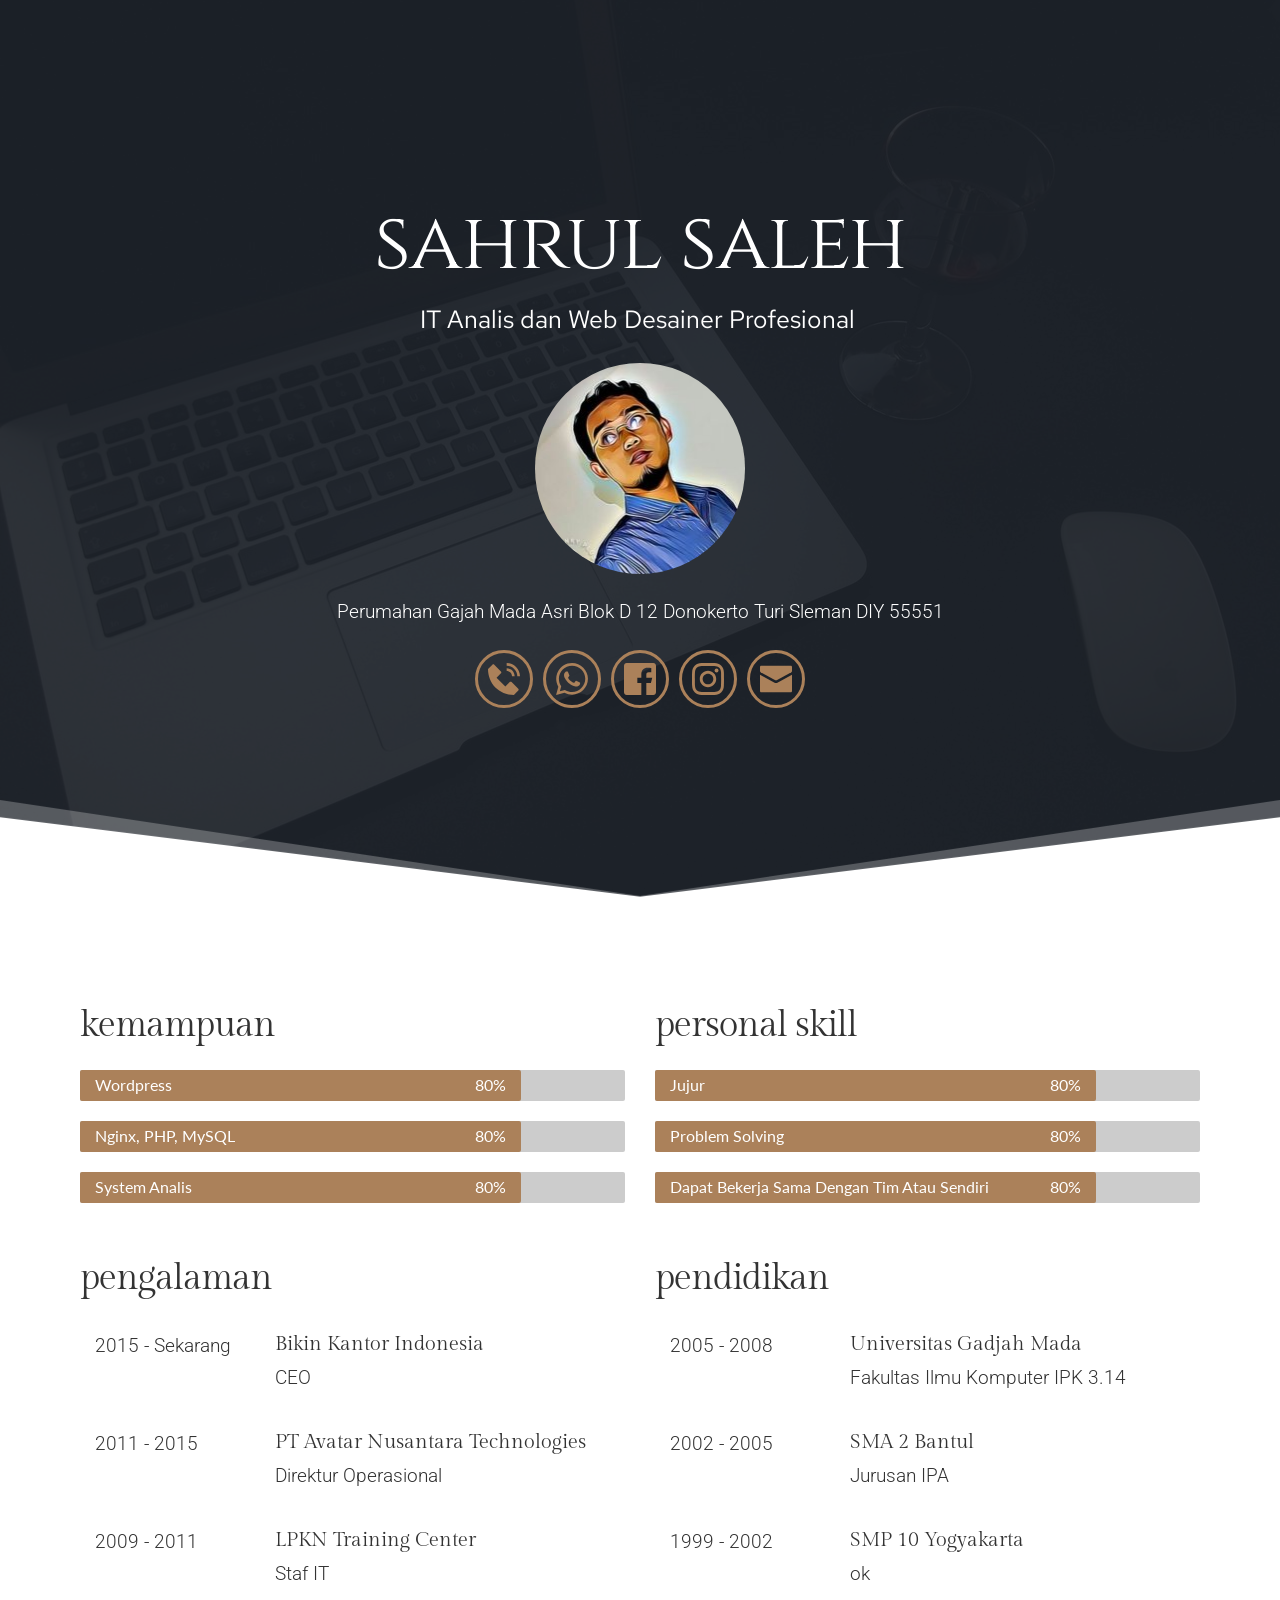
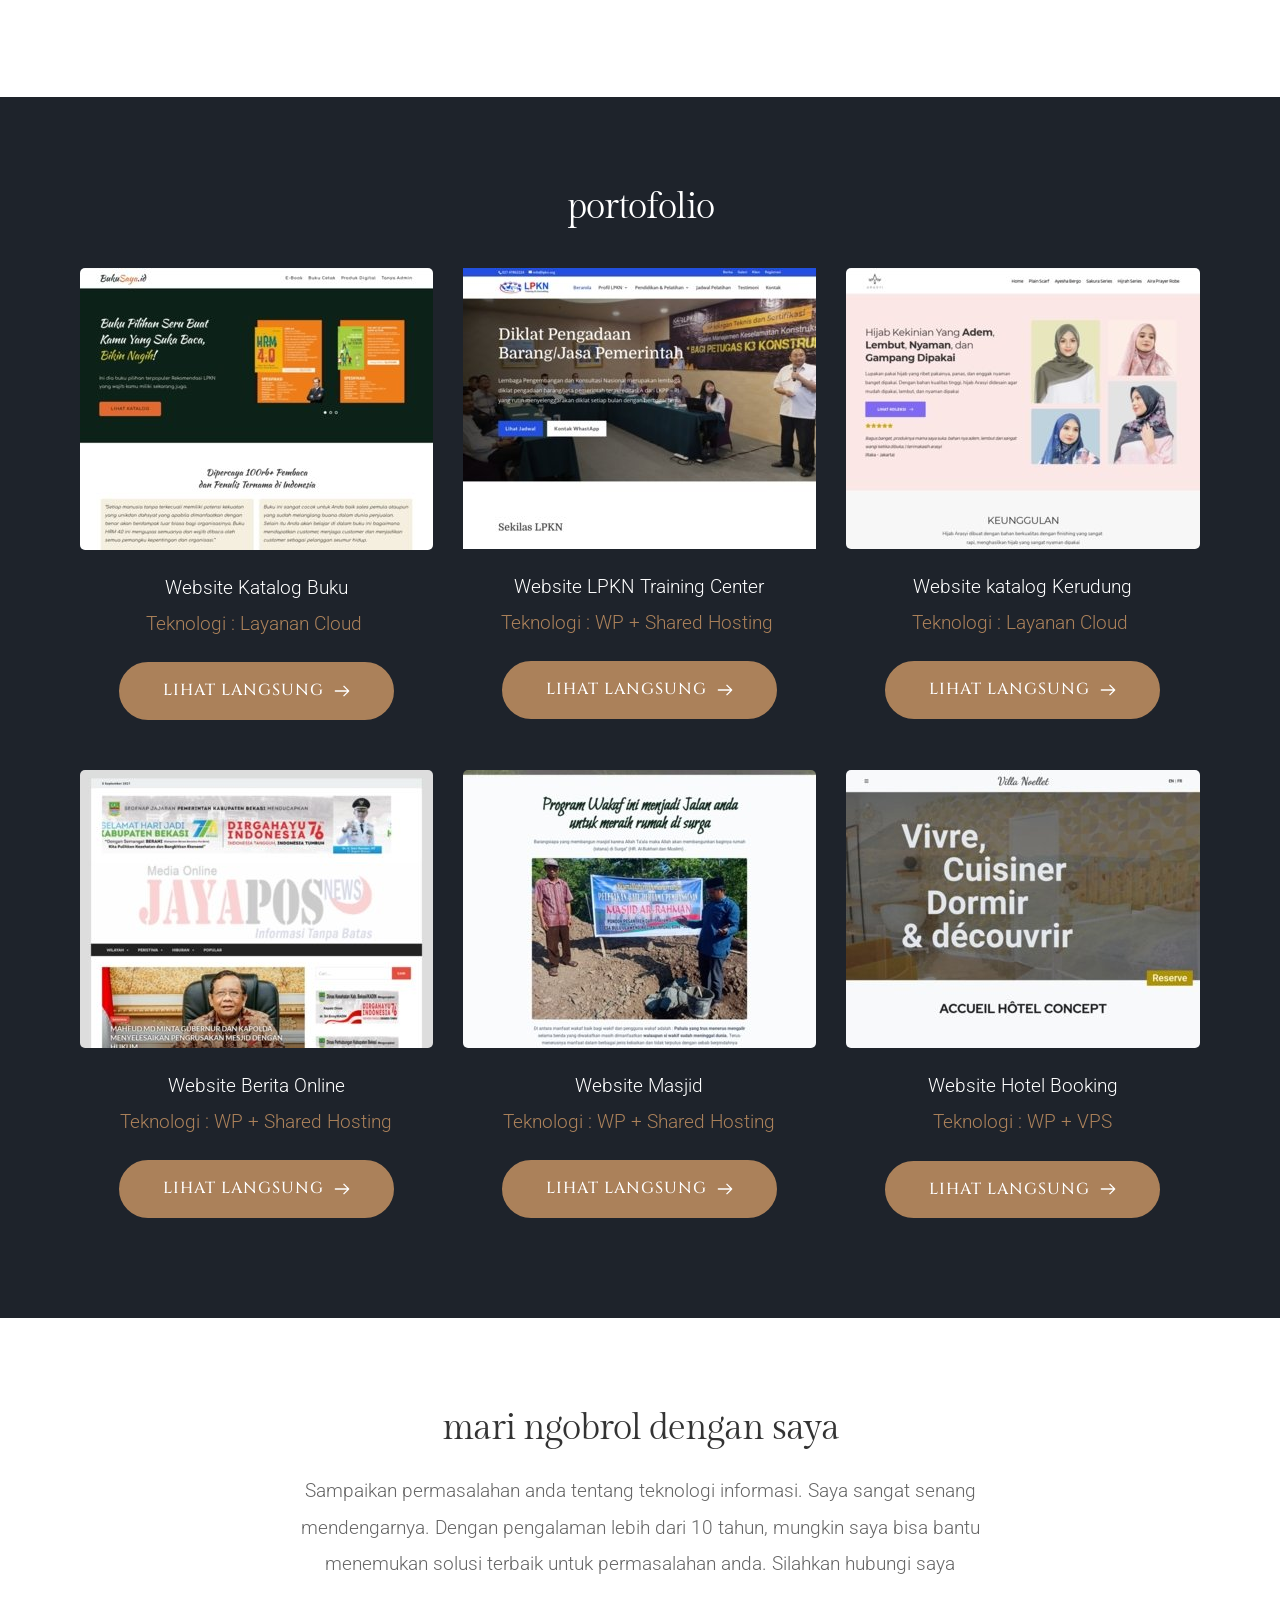
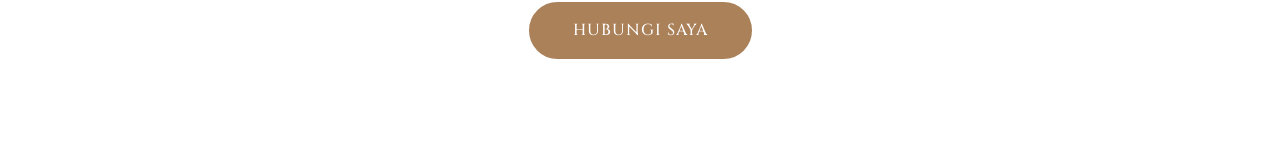
<file: demo-02.html>
<!DOCTYPE html><html lang="en"><head><meta charset="utf-8"><link rel="canonical" href="https://personalbranding.brizy.site" /><link rel="icon" href="https://a-cloud.b-cdn.net/media/iW=32&iH=any/9ddc7a0d93069bde5246b3572b9618c0.png" sizes="32x32"/><link rel="icon" href="https://a-cloud.b-cdn.net/media/iW=192&iH=any/9ddc7a0d93069bde5246b3572b9618c0.png" sizes="192x192"/><link rel="apple-touch-icon-precomposed" href="https://a-cloud.b-cdn.net/media/iW=180&iH=any/9ddc7a0d93069bde5246b3572b9618c0.png"/><title>demo-02 | Website Personal Branding</title><meta name="description" content="Contoh Website Personal branding Terbarik Berbahasa Indonesia."><meta property="og:title" content=""><meta property="og:description" content=""><meta property="og:url" content="https://personalbranding-rsume-purzners3-sahrulsaleh.vercel.app/demo-02"><meta content="summary_large_image" name="twitter:card"><!-- ASSETS --><meta name="viewport" content="width=device-width, initial-scale=1"><link class="brz-link brz-link-google-prefetch" rel="dns-prefetch" href="//ajax.googleapis.com"><link class="brz-link brz-link-google-prefetch" rel="dns-prefetch" href="//fonts.googleapis.com"><link class="brz-link brz-link-google-preconnect" rel="preconnect" href="https://fonts.gstatic.com/" crossorigin><link class="brz-link brz-link-cdn-preconnect" rel="preconnect" href="https://a-cloud.b-cdn.net" crossorigin><link href="https://fonts.googleapis.com/css?family=Cinzel:regular,500,600,700,800,900|Red Hat Text:regular,italic,500,500italic,700,700italic|Lato:100,100italic,300,300italic,regular,italic,700,700italic,900,900italic|Roboto:100,100italic,300,300italic,regular,italic,500,500italic,700,700italic,900,900italic|Gilda Display:regular|Overpass:100,100italic,200,200italic,300,300italic,regular,italic,600,600italic,700,700italic,800,800italic,900,900italic&subset=arabic,bengali,cyrillic,cyrillic-ext,devanagari,greek,greek-ext,gujarati,hebrew,khmer,korean,latin-ext,tamil,telugu,thai,vietnamese&display=swap" class="brz-link brz-link-google" type="text/css" rel="stylesheet"/><link href="assets/220804945b4b9bedaa86227854abd965.css" class="brz-link brz-link-preview-pro" rel="stylesheet"/><style class="brz-style">.brz .css-i5kcnc, .brz [data-css-i5kcnc] {color: rgba(171,129,90,1);border-color: rgba(171,129,90,1);background-color: rgba(189,225,244,0);background-image: none;border-width: 3px;border-style: solid;width: 58px;height: 58px;font-size: 32px;padding: 10px;border-radius: 29px;stroke-width: 0;transition: all .5s ease-in-out;transition-property: background,border-radius,color,border-color,box-shadow;-webkit-transition: all .5s ease-in-out;-moz-transition: all .5s ease-in-out;-webkit-transition-property: background,border-radius,color,border-color,box-shadow;-moz-transition-property: background,border-radius,color,border-color,box-shadow;}
@media (min-width: 991px) {.brz .css-i5kcnc:hover, .brz [data-css-i5kcnc]:hover {color: rgba(171,129,90,.8);border-color: rgba(171,129,90,1);background-color: rgba(189,225,244,1);background-image: none;}}
@media (max-width: 991px) {.brz .css-i5kcnc, .brz [data-css-i5kcnc] {width: 58px;height: 58px;font-size: 32px;padding: 10px;border-radius: 29px;stroke-width: 0;}}
@media (max-width: 767px) {.brz .css-i5kcnc, .brz [data-css-i5kcnc] {width: 58px;height: 58px;font-size: 32px;padding: 10px;border-radius: 29px;stroke-width: 0;}}</style><style class="brz-style">.brz .brz-css-rsiwz {z-index: auto;margin: 0;}
.brz .brz-css-rsiwz.brz-section .brz-section__content {min-height: auto;display: flex;}
.brz .brz-css-rsiwz .brz-container {justify-content: center;}
.brz .brz-css-rsiwz > .slick-slider > .brz-slick-slider__dots {color: rgba(0,0,0,1);}
.brz .brz-css-rsiwz > .slick-slider > .brz-slick-slider__arrow {color: rgba(0,0,0,.7);}
@media (min-width:991px) {.brz .brz-css-rsiwz {display: block;}}
@media (min-width:991px) {.brz .brz-css-rsiwz > .slick-slider > .brz-slick-slider__arrow:hover {color: rgba(0,0,0,1);}}
@media (max-width:991px) and (min-width:768px) {.brz .brz-css-rsiwz {z-index: auto;margin: 0;}
	.brz .brz-css-rsiwz.brz-section .brz-section__content {min-height: auto;display: flex;}
	.brz .brz-css-rsiwz .brz-container {justify-content: center;}
	.brz .brz-css-rsiwz > .slick-slider > .brz-slick-slider__dots {color: rgba(0,0,0,1);}
	.brz .brz-css-rsiwz > .slick-slider > .brz-slick-slider__arrow {color: rgba(0,0,0,.7);}}
@media (max-width:991px) and (min-width:768px) {.brz .brz-css-rsiwz {display: block;}}
@media (max-width:767px) {.brz .brz-css-rsiwz {z-index: auto;margin: 0;}
	.brz .brz-css-rsiwz.brz-section .brz-section__content {min-height: auto;display: flex;}
	.brz .brz-css-rsiwz .brz-container {justify-content: center;}
	.brz .brz-css-rsiwz > .slick-slider > .brz-slick-slider__dots {color: rgba(0,0,0,1);}
	.brz .brz-css-rsiwz > .slick-slider > .brz-slick-slider__arrow {color: rgba(0,0,0,.7);}}
@media (max-width:767px) {.brz .brz-css-rsiwz {display: block;}}
.brz .brz-css-wrgji {padding: 75px 0px 75px 0px;}
.brz .brz-css-wrgji > .brz-bg {border: 0px solid rgba(102,115,141,0);border-radius: 0px;mix-blend-mode: normal;}
.brz .brz-css-wrgji > .brz-bg > .brz-bg-image {background-image: none;display: block;background-size: cover;background-repeat: no-repeat;}
.brz .brz-css-wrgji > .brz-bg > .brz-bg-image:after {content: "";background-image: none;}
.brz .brz-css-wrgji > .brz-bg > .brz-bg-color {background-color: rgba(0,0,0,0);background-image: none;}
.brz .brz-css-wrgji > .brz-bg > .brz-bg-map {display: none;}
.brz .brz-css-wrgji > .brz-bg > .brz-bg-video {display: none;}
.brz .brz-css-wrgji > .brz-bg > .brz-bg-shape__top {background-image: none;background-size: 100% 100px;height: 100px;transform: rotateX(0deg) rotateY(0deg);z-index: auto;}
.brz .brz-css-wrgji > .brz-bg > .brz-bg-shape__bottom {background-image: none;background-size: 100% 100px;height: 100px;transform: rotateX(-180deg) rotateY(-180deg);z-index: auto;}
@media (min-width:991px) {.brz .brz-css-wrgji > .brz-bg > .brz-bg-image {background-attachment: scroll;}}
@media (max-width:991px) and (min-width:768px) {.brz .brz-css-wrgji {padding: 50px 15px 50px 15px;}
	.brz .brz-css-wrgji > .brz-bg {border: 0px solid rgba(102,115,141,0);border-radius: 0px;mix-blend-mode: normal;}
	.brz .brz-css-wrgji > .brz-bg > .brz-bg-image {background-image: none;display: block;background-size: cover;background-repeat: no-repeat;}
	.brz .brz-css-wrgji > .brz-bg > .brz-bg-image:after {content: "";background-image: none;}
	.brz .brz-css-wrgji > .brz-bg > .brz-bg-color {background-color: rgba(0,0,0,0);background-image: none;}
	.brz .brz-css-wrgji > .brz-bg > .brz-bg-map {display: none;}
	.brz .brz-css-wrgji > .brz-bg > .brz-bg-video {display: none;}
	.brz .brz-css-wrgji > .brz-bg > .brz-bg-shape__top {background-image: none;background-size: 100% 100px;height: 100px;transform: rotateX(0deg) rotateY(0deg);z-index: auto;}
	.brz .brz-css-wrgji > .brz-bg > .brz-bg-shape__bottom {background-image: none;background-size: 100% 100px;height: 100px;transform: rotateX(-180deg) rotateY(-180deg);z-index: auto;}}
@media (max-width:767px) {.brz .brz-css-wrgji {padding: 25px 15px 25px 15px;}
	.brz .brz-css-wrgji > .brz-bg {border: 0px solid rgba(102,115,141,0);border-radius: 0px;mix-blend-mode: normal;}
	.brz .brz-css-wrgji > .brz-bg > .brz-bg-image {background-image: none;display: block;background-size: cover;background-repeat: no-repeat;}
	.brz .brz-css-wrgji > .brz-bg > .brz-bg-image:after {content: "";background-image: none;}
	.brz .brz-css-wrgji > .brz-bg > .brz-bg-color {background-color: rgba(0,0,0,0);background-image: none;}
	.brz .brz-css-wrgji > .brz-bg > .brz-bg-map {display: none;}
	.brz .brz-css-wrgji > .brz-bg > .brz-bg-video {display: none;}
	.brz .brz-css-wrgji > .brz-bg > .brz-bg-shape__top {background-image: none;background-size: 100% 100px;height: 100px;transform: rotateX(0deg) rotateY(0deg);z-index: auto;}
	.brz .brz-css-wrgji > .brz-bg > .brz-bg-shape__bottom {background-image: none;background-size: 100% 100px;height: 100px;transform: rotateX(-180deg) rotateY(-180deg);z-index: auto;}}
.brz .brz-css-wfoec {border: 0px solid transparent;}
@media (min-width:991px) {.brz .brz-css-wfoec {max-width: calc(1 * var(--brz-section-container-max-width,1170px));}}
@media (max-width:991px) and (min-width:768px) {.brz .brz-css-wfoec {border: 0px solid transparent;}}
@media (max-width:991px) and (min-width:768px) {.brz .brz-css-wfoec {max-width: 100%;}}
@media (max-width:767px) {.brz .brz-css-wfoec {border: 0px solid transparent;}}
@media (max-width:767px) {.brz .brz-css-wfoec {max-width: 100%;}}
.brz .brz-css-svxgo {padding: 0;margin: 10px 0px 10px 0px;justify-content: center;position: relative;}
@media (min-width:991px) {.brz .brz-css-svxgo {display: flex;z-index: auto;position: relative;}}
@media (max-width:991px) and (min-width:768px) {.brz .brz-css-svxgo {padding: 0;margin: 10px 0px 10px 0px;justify-content: center;position: relative;}}
@media (max-width:991px) and (min-width:768px) {.brz .brz-css-svxgo {display: flex;z-index: auto;position: relative;}}
@media (max-width:767px) {.brz .brz-css-svxgo {padding: 0;margin: 10px 0px 10px 0px;justify-content: center;position: relative;}}
@media (max-width:767px) {.brz .brz-css-svxgo {display: flex;z-index: auto;position: relative;}}
.brz .brz-css-wqxbv {width: 100%;mix-blend-mode: normal;}
@media (max-width:991px) and (min-width:768px) {.brz .brz-css-wqxbv {width: 100%;mix-blend-mode: normal;}}
@media (max-width:767px) {.brz .brz-css-wqxbv {width: 100%;mix-blend-mode: normal;}}
.brz .brz-css-phqhl {max-width: 18%;height: auto;border: 0px solid rgba(102,115,141,0);border-radius: 0px;}
.brz .brz-css-phqhl:after {background-color: rgba(255,255,255,0);background-image: none;}
@media (min-width:991px) {.brz .brz-css-phqhl {transition-duration: .5s;transition-property: border,box-shadow,filter,background-color;}
	.brz .brz-css-phqhl:after {transition-duration: .5s;transition-property: border,box-shadow,filter,background-color;}
	.brz .brz-css-phqhl .brz-picture {transition-duration: .5s;transition-property: border,box-shadow,filter,background-color;}}
@media (max-width:991px) and (min-width:768px) {.brz .brz-css-phqhl {max-width: 18%;height: auto;border: 0px solid rgba(102,115,141,0);border-radius: 0px;}
	.brz .brz-css-phqhl:after {background-color: rgba(255,255,255,0);background-image: none;}}
@media (max-width:991px) and (min-width:768px) {.brz .brz-css-phqhl {transition-duration: .5s;transition-property: border,box-shadow,filter,background-color;}
	.brz .brz-css-phqhl:after {transition-duration: .5s;transition-property: border,box-shadow,filter,background-color;}
	.brz .brz-css-phqhl .brz-picture {transition-duration: .5s;transition-property: border,box-shadow,filter,background-color;}}
@media (max-width:767px) {.brz .brz-css-phqhl {max-width: 41%;height: auto;border: 0px solid rgba(102,115,141,0);border-radius: 0px;}
	.brz .brz-css-phqhl:after {background-color: rgba(255,255,255,0);background-image: none;}}
@media (max-width:767px) {.brz .brz-css-phqhl {transition-duration: .5s;transition-property: border,box-shadow,filter,background-color;}
	.brz .brz-css-phqhl:after {transition-duration: .5s;transition-property: border,box-shadow,filter,background-color;}
	.brz .brz-css-phqhl .brz-picture {transition-duration: .5s;transition-property: border,box-shadow,filter,background-color;}}
.brz .brz-css-xyfkq {padding-top: 100.2184%;}
.brz .brz-css-xyfkq > .brz-img {position: absolute;width: 100%;}
@media (max-width:991px) and (min-width:768px) {.brz .brz-css-xyfkq {padding-top: 100.217%;}
	.brz .brz-css-xyfkq > .brz-img {position: absolute;width: 100%;}}
@media (max-width:767px) {.brz .brz-css-xyfkq {padding-top: 99.6597%;}
	.brz .brz-css-xyfkq > .brz-img {position: absolute;width: 100%;}}
.brz .brz-css-azuuy {z-index: auto;position: relative;margin: 10px 0px 10px 0px;}
@media (min-width:991px) {.brz .brz-css-azuuy {display: flex;position: relative;}}
@media (max-width:991px) and (min-width:768px) {.brz .brz-css-azuuy {z-index: auto;position: relative;margin: 10px 0px 10px 0px;}}
@media (max-width:991px) and (min-width:768px) {.brz .brz-css-azuuy {display: flex;position: relative;}}
@media (max-width:767px) {.brz .brz-css-azuuy {z-index: auto;position: relative;margin: 10px 0px 10px 0px;}}
@media (max-width:767px) {.brz .brz-css-azuuy {display: flex;position: relative;}}
.brz .brz-css-gowsf {justify-content: center;padding: 0;margin: 0px -5px -20px -5px;}
@media (max-width:991px) and (min-width:768px) {.brz .brz-css-gowsf {justify-content: center;padding: 0;margin: 0px -5px -20px -5px;}}
@media (max-width:767px) {.brz .brz-css-gowsf {justify-content: center;padding: 0;margin: 0px -5px -20px -5px;}}
.brz .brz-css-umuge {padding: 0px 5px 20px 5px;}
@media (max-width:991px) and (min-width:768px) {.brz .brz-css-umuge {padding: 0px 5px 20px 5px;}}
@media (max-width:767px) {.brz .brz-css-umuge {padding: 0px 5px 20px 5px;}}
.brz .brz-css-ejcwr {margin: 0;z-index: auto;align-items: flex-start;}
.brz .brz-css-ejcwr > .brz-bg {border: 0px solid rgba(102,115,141,0);border-radius: 0px;max-width: 100%;mix-blend-mode: normal;}
.brz .brz-css-ejcwr > .brz-bg > .brz-bg-image {background-image: none;display: block;}
.brz .brz-css-ejcwr > .brz-bg > .brz-bg-image:after {content: "";background-image: none;}
.brz .brz-css-ejcwr > .brz-bg > .brz-bg-color {background-color: rgba(0,0,0,0);background-image: none;}
.brz .brz-css-ejcwr > .brz-bg > .brz-bg-map {display: none;}
.brz .brz-css-ejcwr > .brz-bg > .brz-bg-video {display: none;}
.brz .brz-css-ejcwr > .brz-row {border: 0px solid transparent;}
@media (min-width:991px) {.brz .brz-css-ejcwr {min-height: auto;display: flex;}
	.brz .brz-css-ejcwr > .brz-bg {transition-duration: .5s;transition-property: filter,box-shadow,background,border-radius,border-color;}
	.brz .brz-css-ejcwr > .brz-bg > .brz-bg-image {transition-duration: .5s;transition-property: filter,box-shadow,background,border-radius,border-color;}
	.brz .brz-css-ejcwr > .brz-bg > .brz-bg-color {transition-duration: .5s;transition-property: filter,box-shadow,background,border-radius,border-color;}
	.brz .brz-css-ejcwr > .brz-bg > .brz-bg-video {transition-duration: .5s;transition-property: filter,box-shadow,background,border-radius,border-color;}
	.brz .brz-css-ejcwr > .brz-row {transition-duration: .5s;transition-property: filter,box-shadow,background,border-radius,border-color;}}
@media (max-width:991px) and (min-width:768px) {.brz .brz-css-ejcwr {margin: 0;z-index: auto;align-items: flex-start;}
	.brz .brz-css-ejcwr > .brz-bg {border: 0px solid rgba(102,115,141,0);border-radius: 0px;max-width: 100%;mix-blend-mode: normal;}
	.brz .brz-css-ejcwr > .brz-bg > .brz-bg-image {background-image: none;display: block;}
	.brz .brz-css-ejcwr > .brz-bg > .brz-bg-image:after {content: "";background-image: none;}
	.brz .brz-css-ejcwr > .brz-bg > .brz-bg-color {background-color: rgba(0,0,0,0);background-image: none;}
	.brz .brz-css-ejcwr > .brz-bg > .brz-bg-map {display: none;}
	.brz .brz-css-ejcwr > .brz-bg > .brz-bg-video {display: none;}
	.brz .brz-css-ejcwr > .brz-row {border: 0px solid transparent;}}
@media (max-width:991px) and (min-width:768px) {.brz .brz-css-ejcwr {min-height: auto;display: flex;}
	.brz .brz-css-ejcwr > .brz-bg {transition-duration: .5s;transition-property: filter,box-shadow,background,border-radius,border-color;}
	.brz .brz-css-ejcwr > .brz-bg > .brz-bg-image {transition-duration: .5s;transition-property: filter,box-shadow,background,border-radius,border-color;}
	.brz .brz-css-ejcwr > .brz-bg > .brz-bg-color {transition-duration: .5s;transition-property: filter,box-shadow,background,border-radius,border-color;}
	.brz .brz-css-ejcwr > .brz-bg > .brz-bg-video {transition-duration: .5s;transition-property: filter,box-shadow,background,border-radius,border-color;}
	.brz .brz-css-ejcwr > .brz-row {flex-direction: row;flex-wrap: wrap;justify-content: flex-start;transition-duration: .5s;transition-property: filter,box-shadow,background,border-radius,border-color;}}
@media (max-width:767px) {.brz .brz-css-ejcwr {margin: 0;z-index: auto;align-items: flex-start;}
	.brz .brz-css-ejcwr > .brz-bg {border: 0px solid rgba(102,115,141,0);border-radius: 0px;max-width: 100%;mix-blend-mode: normal;}
	.brz .brz-css-ejcwr > .brz-bg > .brz-bg-image {background-image: none;display: block;}
	.brz .brz-css-ejcwr > .brz-bg > .brz-bg-image:after {content: "";background-image: none;}
	.brz .brz-css-ejcwr > .brz-bg > .brz-bg-color {background-color: rgba(0,0,0,0);background-image: none;}
	.brz .brz-css-ejcwr > .brz-bg > .brz-bg-map {display: none;}
	.brz .brz-css-ejcwr > .brz-bg > .brz-bg-video {display: none;}
	.brz .brz-css-ejcwr > .brz-row {border: 0px solid transparent;}}
@media (max-width:767px) {.brz .brz-css-ejcwr {min-height: auto;display: flex;}
	.brz .brz-css-ejcwr > .brz-bg {transition-duration: .5s;transition-property: filter,box-shadow,background,border-radius,border-color;}
	.brz .brz-css-ejcwr > .brz-bg > .brz-bg-image {transition-duration: .5s;transition-property: filter,box-shadow,background,border-radius,border-color;}
	.brz .brz-css-ejcwr > .brz-bg > .brz-bg-color {transition-duration: .5s;transition-property: filter,box-shadow,background,border-radius,border-color;}
	.brz .brz-css-ejcwr > .brz-bg > .brz-bg-video {transition-duration: .5s;transition-property: filter,box-shadow,background,border-radius,border-color;}
	.brz .brz-css-ejcwr > .brz-row {flex-direction: row;flex-wrap: wrap;justify-content: flex-start;transition-duration: .5s;transition-property: filter,box-shadow,background,border-radius,border-color;}}
.brz .brz-css-zqhtv {padding: 10px;max-width: 100%;}
@media (max-width:991px) and (min-width:768px) {.brz .brz-css-zqhtv {padding: 0;max-width: 100%;}}
@media (max-width:767px) {.brz .brz-css-zqhtv {padding: 0;max-width: 100%;}}
.brz .brz-css-yaxpq {z-index: auto;flex: 1 1 50%;max-width: 50%;justify-content: flex-start;}
.brz .brz-css-yaxpq > .brz-bg {border: 0px solid rgba(102,115,141,0);border-radius: 0px;margin: 0;mix-blend-mode: normal;}
.brz .brz-css-yaxpq > .brz-bg > .brz-bg-image {background-image: none;display: block;}
.brz .brz-css-yaxpq > .brz-bg > .brz-bg-image:after {content: "";background-image: none;}
.brz .brz-css-yaxpq > .brz-bg > .brz-bg-color {background-color: rgba(0,0,0,0);background-image: none;}
.brz .brz-css-yaxpq > .brz-bg > .brz-bg-map {display: none;}
.brz .brz-css-yaxpq > .brz-bg > .brz-bg-video {display: none;}
@media (min-width:991px) {.brz .brz-css-yaxpq > .brz-bg {transition-duration: .5s;transition-property: filter,box-shadow,background,border-radius,border-color;}
	.brz .brz-css-yaxpq > .brz-bg > .brz-bg-image {transition-duration: .5s;transition-property: filter,box-shadow,background,border-radius,border-color;}
	.brz .brz-css-yaxpq > .brz-bg > .brz-bg-color {transition-duration: .5s;transition-property: filter,box-shadow,background,border-radius,border-color;}}
@media (max-width:991px) and (min-width:768px) {.brz .brz-css-yaxpq {z-index: auto;flex: 1 1 50%;max-width: 50%;justify-content: flex-start;}
	.brz .brz-css-yaxpq > .brz-bg {border: 0px solid rgba(102,115,141,0);border-radius: 0px;margin: 0;mix-blend-mode: normal;}
	.brz .brz-css-yaxpq > .brz-bg > .brz-bg-image {background-image: none;display: block;}
	.brz .brz-css-yaxpq > .brz-bg > .brz-bg-image:after {content: "";background-image: none;}
	.brz .brz-css-yaxpq > .brz-bg > .brz-bg-color {background-color: rgba(0,0,0,0);background-image: none;}
	.brz .brz-css-yaxpq > .brz-bg > .brz-bg-map {display: none;}
	.brz .brz-css-yaxpq > .brz-bg > .brz-bg-video {display: none;}}
@media (max-width:991px) and (min-width:768px) {.brz .brz-css-yaxpq > .brz-bg {transition-duration: .5s;transition-property: filter,box-shadow,background,border-radius,border-color;}
	.brz .brz-css-yaxpq > .brz-bg > .brz-bg-image {transition-duration: .5s;transition-property: filter,box-shadow,background,border-radius,border-color;}
	.brz .brz-css-yaxpq > .brz-bg > .brz-bg-color {transition-duration: .5s;transition-property: filter,box-shadow,background,border-radius,border-color;}}
@media (max-width:767px) {.brz .brz-css-yaxpq {z-index: auto;flex: 1 1 100%;max-width: 100%;justify-content: flex-start;}
	.brz .brz-css-yaxpq > .brz-bg {border: 0px solid rgba(102,115,141,0);border-radius: 0px;margin: 10px 0px 10px 0px;mix-blend-mode: normal;}
	.brz .brz-css-yaxpq > .brz-bg > .brz-bg-image {background-image: none;display: block;}
	.brz .brz-css-yaxpq > .brz-bg > .brz-bg-image:after {content: "";background-image: none;}
	.brz .brz-css-yaxpq > .brz-bg > .brz-bg-color {background-color: rgba(0,0,0,0);background-image: none;}
	.brz .brz-css-yaxpq > .brz-bg > .brz-bg-map {display: none;}
	.brz .brz-css-yaxpq > .brz-bg > .brz-bg-video {display: none;}}
@media (max-width:767px) {.brz .brz-css-yaxpq > .brz-bg {transition-duration: .5s;transition-property: filter,box-shadow,background,border-radius,border-color;}
	.brz .brz-css-yaxpq > .brz-bg > .brz-bg-image {transition-duration: .5s;transition-property: filter,box-shadow,background,border-radius,border-color;}
	.brz .brz-css-yaxpq > .brz-bg > .brz-bg-color {transition-duration: .5s;transition-property: filter,box-shadow,background,border-radius,border-color;}}
.brz .brz-css-xdpqw {z-index: auto;margin: 0;border: 0px solid transparent;padding: 5px 15px 5px 15px;min-height: auto;}
@media (min-width:991px) {.brz .brz-css-xdpqw {display: flex;transition-duration: .5s;transition-property: filter,box-shadow,background,border-radius,border-color;}}
@media (max-width:991px) and (min-width:768px) {.brz .brz-css-xdpqw {z-index: auto;margin: 0;border: 0px solid transparent;padding: 5px 15px 5px 15px;min-height: auto;}}
@media (max-width:991px) and (min-width:768px) {.brz .brz-css-xdpqw {display: flex;transition-duration: .5s;transition-property: filter,box-shadow,background,border-radius,border-color;}}
@media (max-width:767px) {.brz .brz-css-xdpqw {z-index: auto;margin: 10px 0px 10px 0px;border: 0px solid transparent;padding: 0;min-height: auto;}}
@media (max-width:767px) {.brz .brz-css-xdpqw {display: flex;transition-duration: .5s;transition-property: filter,box-shadow,background,border-radius,border-color;}}
.brz .brz-css-mzjqn {width: 100%;}
.brz .brz-css-mzjqn.brz-progress-bar-style1 {background-color: rgba(204,204,204,1);border-radius: 2px;}
.brz .brz-css-mzjqn.brz-progress-bar-style1::after {border-radius: 2px;}
.brz .brz-css-mzjqn.brz-progress-bar-style2 .brz-progress-bar-overlay {background-color: rgba(204,204,204,1);border-radius: 2px;}
.brz .brz-css-mzjqn.brz-progress-bar-style2 .brz-progress-bar-overlay::after {border-radius: 2px;}
.brz .brz-css-mzjqn .brz-progress-bar__wrapper {background-color: rgba(171,129,90,1);border-radius: 2px;}
.brz .brz-css-mzjqn.brz-progress-bar-style2 .brz-progress-bar__percent {background-color: rgba(171,129,90,1);border-radius: 2px;}
.brz .brz-css-mzjqn .brz-progress-bar__text {color: rgba(241,241,241,1);font-family: Lato,sans-serif;font-size: 16px;line-height: 1.3;font-weight: 400;letter-spacing: 0px;}
.brz .brz-css-mzjqn .brz-progress-bar__percent {color: rgba(241,241,241,1);font-family: Lato,sans-serif;font-size: 16px;line-height: 1.3;font-weight: 400;letter-spacing: 0px;}
@media (min-width:991px) {.brz .brz-css-mzjqn {transition-duration: .5s;transition-property: color,background,box-shadow;}
	.brz .brz-css-mzjqn.brz-progress-bar-style1 {transition-duration: .5s;transition-property: color,background,box-shadow;}
	.brz .brz-css-mzjqn.brz-progress-bar-style1::after {transition-duration: .5s;transition-property: color,background,box-shadow;}
	.brz .brz-css-mzjqn.brz-progress-bar-style2 .brz-progress-bar-overlay {transition-duration: .5s;transition-property: color,background,box-shadow;}
	.brz .brz-css-mzjqn.brz-progress-bar-style2 .brz-progress-bar-overlay::after {transition-duration: .5s;transition-property: color,background,box-shadow;}
	.brz .brz-css-mzjqn .brz-progress-bar__wrapper {transition-duration: .5s;transition-property: color,background,box-shadow;}
	.brz .brz-css-mzjqn.brz-progress-bar-style2 .brz-progress-bar__percent {transition-duration: .5s;transition-property: color,background,box-shadow;}
	.brz .brz-css-mzjqn .brz-progress-bar__text {transition-duration: .5s;transition-property: color,background,box-shadow;}
	.brz .brz-css-mzjqn .brz-progress-bar__percent {transition-duration: .5s;transition-property: color,background,box-shadow;}}
@media (max-width:991px) and (min-width:768px) {.brz .brz-css-mzjqn {width: 100%;}
	.brz .brz-css-mzjqn.brz-progress-bar-style1 {background-color: rgba(204,204,204,1);border-radius: 2px;}
	.brz .brz-css-mzjqn.brz-progress-bar-style1::after {border-radius: 2px;}
	.brz .brz-css-mzjqn.brz-progress-bar-style2 .brz-progress-bar-overlay {background-color: rgba(204,204,204,1);border-radius: 2px;}
	.brz .brz-css-mzjqn.brz-progress-bar-style2 .brz-progress-bar-overlay::after {border-radius: 2px;}
	.brz .brz-css-mzjqn .brz-progress-bar__wrapper {background-color: rgba(171,129,90,1);border-radius: 2px;}
	.brz .brz-css-mzjqn.brz-progress-bar-style2 .brz-progress-bar__percent {background-color: rgba(171,129,90,1);border-radius: 2px;}
	.brz .brz-css-mzjqn .brz-progress-bar__text {color: rgba(241,241,241,1);font-family: Lato,sans-serif;font-size: 16px;line-height: 1.3;font-weight: 400;letter-spacing: 0px;}
	.brz .brz-css-mzjqn .brz-progress-bar__percent {color: rgba(241,241,241,1);font-family: Lato,sans-serif;font-size: 14px;line-height: 1.3;font-weight: 400;letter-spacing: 0px;}}
@media (max-width:991px) and (min-width:768px) {.brz .brz-css-mzjqn {transition-duration: .5s;transition-property: color,background,box-shadow;}
	.brz .brz-css-mzjqn.brz-progress-bar-style1 {transition-duration: .5s;transition-property: color,background,box-shadow;}
	.brz .brz-css-mzjqn.brz-progress-bar-style1::after {transition-duration: .5s;transition-property: color,background,box-shadow;}
	.brz .brz-css-mzjqn.brz-progress-bar-style2 .brz-progress-bar-overlay {transition-duration: .5s;transition-property: color,background,box-shadow;}
	.brz .brz-css-mzjqn.brz-progress-bar-style2 .brz-progress-bar-overlay::after {transition-duration: .5s;transition-property: color,background,box-shadow;}
	.brz .brz-css-mzjqn .brz-progress-bar__wrapper {transition-duration: .5s;transition-property: color,background,box-shadow;}
	.brz .brz-css-mzjqn.brz-progress-bar-style2 .brz-progress-bar__percent {transition-duration: .5s;transition-property: color,background,box-shadow;}
	.brz .brz-css-mzjqn .brz-progress-bar__text {transition-duration: .5s;transition-property: color,background,box-shadow;}
	.brz .brz-css-mzjqn .brz-progress-bar__percent {transition-duration: .5s;transition-property: color,background,box-shadow;}}
@media (max-width:767px) {.brz .brz-css-mzjqn {width: 100%;}
	.brz .brz-css-mzjqn.brz-progress-bar-style1 {background-color: rgba(204,204,204,1);border-radius: 2px;}
	.brz .brz-css-mzjqn.brz-progress-bar-style1::after {border-radius: 2px;}
	.brz .brz-css-mzjqn.brz-progress-bar-style2 .brz-progress-bar-overlay {background-color: rgba(204,204,204,1);border-radius: 2px;}
	.brz .brz-css-mzjqn.brz-progress-bar-style2 .brz-progress-bar-overlay::after {border-radius: 2px;}
	.brz .brz-css-mzjqn .brz-progress-bar__wrapper {background-color: rgba(171,129,90,1);border-radius: 2px;}
	.brz .brz-css-mzjqn.brz-progress-bar-style2 .brz-progress-bar__percent {background-color: rgba(171,129,90,1);border-radius: 2px;}
	.brz .brz-css-mzjqn .brz-progress-bar__text {color: rgba(241,241,241,1);font-family: Lato,sans-serif;font-size: 16px;line-height: 1.1;font-weight: 400;letter-spacing: 0px;}
	.brz .brz-css-mzjqn .brz-progress-bar__percent {color: rgba(241,241,241,1);font-family: Lato,sans-serif;font-size: 13px;line-height: 1.3;font-weight: 400;letter-spacing: 0px;}}
@media (max-width:767px) {.brz .brz-css-mzjqn {transition-duration: .5s;transition-property: color,background,box-shadow;}
	.brz .brz-css-mzjqn.brz-progress-bar-style1 {transition-duration: .5s;transition-property: color,background,box-shadow;}
	.brz .brz-css-mzjqn.brz-progress-bar-style1::after {transition-duration: .5s;transition-property: color,background,box-shadow;}
	.brz .brz-css-mzjqn.brz-progress-bar-style2 .brz-progress-bar-overlay {transition-duration: .5s;transition-property: color,background,box-shadow;}
	.brz .brz-css-mzjqn.brz-progress-bar-style2 .brz-progress-bar-overlay::after {transition-duration: .5s;transition-property: color,background,box-shadow;}
	.brz .brz-css-mzjqn .brz-progress-bar__wrapper {transition-duration: .5s;transition-property: color,background,box-shadow;}
	.brz .brz-css-mzjqn.brz-progress-bar-style2 .brz-progress-bar__percent {transition-duration: .5s;transition-property: color,background,box-shadow;}
	.brz .brz-css-mzjqn .brz-progress-bar__text {transition-duration: .5s;transition-property: color,background,box-shadow;}
	.brz .brz-css-mzjqn .brz-progress-bar__percent {transition-duration: .5s;transition-property: color,background,box-shadow;}}
.brz .brz-css-zdsek {max-width: 80%;padding: 5px 15px;}
@media (max-width:991px) and (min-width:768px) {.brz .brz-css-zdsek {max-width: 80%;padding: 5px 15px;}}
@media (max-width:767px) {.brz .brz-css-zdsek {max-width: 80%;padding: 5px 15px;}}
.brz .brz-css-zyzxu {max-width: 100%;height: auto;border: 0px solid rgba(102,115,141,0);border-radius: 0px;}
.brz .brz-css-zyzxu:after {background-color: rgba(255,255,255,0);background-image: none;}
@media (min-width:991px) {.brz .brz-css-zyzxu {transition-duration: .5s;transition-property: border,box-shadow,filter,background-color;}
	.brz .brz-css-zyzxu:after {transition-duration: .5s;transition-property: border,box-shadow,filter,background-color;}
	.brz .brz-css-zyzxu .brz-picture {transition-duration: .5s;transition-property: border,box-shadow,filter,background-color;}}
@media (max-width:991px) and (min-width:768px) {.brz .brz-css-zyzxu {max-width: 100%;height: auto;border: 0px solid rgba(102,115,141,0);border-radius: 0px;}
	.brz .brz-css-zyzxu:after {background-color: rgba(255,255,255,0);background-image: none;}}
@media (max-width:991px) and (min-width:768px) {.brz .brz-css-zyzxu {transition-duration: .5s;transition-property: border,box-shadow,filter,background-color;}
	.brz .brz-css-zyzxu:after {transition-duration: .5s;transition-property: border,box-shadow,filter,background-color;}
	.brz .brz-css-zyzxu .brz-picture {transition-duration: .5s;transition-property: border,box-shadow,filter,background-color;}}
@media (max-width:767px) {.brz .brz-css-zyzxu {max-width: 100%;height: auto;border: 0px solid rgba(102,115,141,0);border-radius: 0px;}
	.brz .brz-css-zyzxu:after {background-color: rgba(255,255,255,0);background-image: none;}}
@media (max-width:767px) {.brz .brz-css-zyzxu {transition-duration: .5s;transition-property: border,box-shadow,filter,background-color;}
	.brz .brz-css-zyzxu:after {transition-duration: .5s;transition-property: border,box-shadow,filter,background-color;}
	.brz .brz-css-zyzxu .brz-picture {transition-duration: .5s;transition-property: border,box-shadow,filter,background-color;}}
.brz .brz-css-axjgo {padding-top: 80.0085%;}
.brz .brz-css-axjgo > .brz-img {position: absolute;width: 100%;}
@media (max-width:991px) and (min-width:768px) {.brz .brz-css-axjgo {padding-top: 80.0093%;}
	.brz .brz-css-axjgo > .brz-img {position: absolute;width: 100%;}}
@media (max-width:767px) {.brz .brz-css-axjgo {padding-top: 80.0078%;}
	.brz .brz-css-axjgo > .brz-img {position: absolute;width: 100%;}}
.brz .brz-css-qaldv {font-size: 16px;margin-left: 10px;margin-right: 0;stroke-width: 0;}
@media (max-width:991px) and (min-width:768px) {.brz .brz-css-qaldv {font-size: 16px;margin-left: 10px;margin-right: 0;stroke-width: 0;}}
@media (max-width:767px) {.brz .brz-css-qaldv {font-size: 16px;margin-left: 10px;margin-right: 0;stroke-width: 0;}}
.brz .brz-css-rmgrp.brz-btn {display: flex;align-items: center;justify-content: center;font-family: Cinzel,serif;font-weight: 500;font-size: 16px;line-height: 1.6;letter-spacing: 1px;color: rgba(255,255,255,1);border: 2px solid rgba(171,129,90,0);border-radius: 2px;background-color: rgba(171,129,90,1);background-image: none;padding: 14px 42px 14px 42px;flex-flow: row-reverse nowrap;}
.brz .brz-css-rmgrp.brz-btn.brz-btn-submit {color: rgba(255,255,255,1);background-color: rgba(171,129,90,1);}
.brz .brz-css-rmgrp .brz-btn--story-container {border: 2px solid rgba(171,129,90,0);flex-flow: row-reverse nowrap;border-radius: 2px;}
@media (min-width:991px) {.brz .brz-css-rmgrp.brz-btn {transition-duration: .5s;transition-property: color,box-shadow,background,border-color;}}
@media (min-width:991px) {.brz .brz-css-rmgrp.brz-btn:hover {background-color: rgba(171,129,90,.8);}
	.brz .brz-css-rmgrp.brz-btn.brz-btn-submit:hover {background-color: rgba(171,129,90,.8);}}
@media (max-width:991px) and (min-width:768px) {.brz .brz-css-rmgrp.brz-btn {display: flex;align-items: center;justify-content: center;font-family: Cinzel,serif;font-weight: 500;font-size: 14px;line-height: 1.6;letter-spacing: 1px;color: rgba(255,255,255,1);border: 2px solid rgba(171,129,90,0);border-radius: 2px;background-color: rgba(171,129,90,1);background-image: none;padding: 11px 26px 11px 26px;flex-flow: row-reverse nowrap;}
	.brz .brz-css-rmgrp.brz-btn.brz-btn-submit {color: rgba(255,255,255,1);background-color: rgba(171,129,90,1);}
	.brz .brz-css-rmgrp .brz-btn--story-container {border: 2px solid rgba(171,129,90,0);flex-flow: row-reverse nowrap;border-radius: 2px;}}
@media (max-width:991px) and (min-width:768px) {.brz .brz-css-rmgrp.brz-btn {transition-duration: .5s;transition-property: color,box-shadow,background,border-color;}}
@media (max-width:767px) {.brz .brz-css-rmgrp.brz-btn {display: flex;align-items: center;justify-content: center;font-family: Cinzel,serif;font-weight: 500;font-size: 14px;line-height: 1.6;letter-spacing: 1px;color: rgba(255,255,255,1);border: 2px solid rgba(171,129,90,0);border-radius: 2px;background-color: rgba(171,129,90,1);background-image: none;padding: 11px 26px 11px 26px;flex-flow: row-reverse nowrap;}
	.brz .brz-css-rmgrp.brz-btn.brz-btn-submit {color: rgba(255,255,255,1);background-color: rgba(171,129,90,1);}
	.brz .brz-css-rmgrp .brz-btn--story-container {border: 2px solid rgba(171,129,90,0);flex-flow: row-reverse nowrap;border-radius: 2px;}}
@media (max-width:767px) {.brz .brz-css-rmgrp.brz-btn {transition-duration: .5s;transition-property: color,box-shadow,background,border-color;}}
.brz .brz-css-ehdyn {max-width: 100%;height: auto;border: 0px solid rgba(102,115,141,0);border-radius: 0px;}
.brz .brz-css-ehdyn:after {background-color: rgba(255,255,255,0);background-image: none;}
@media (min-width:991px) {.brz .brz-css-ehdyn {transition-duration: .5s;transition-property: border,box-shadow,filter,background-color;}
	.brz .brz-css-ehdyn:after {transition-duration: .5s;transition-property: border,box-shadow,filter,background-color;}
	.brz .brz-css-ehdyn .brz-picture {transition-duration: .5s;transition-property: border,box-shadow,filter,background-color;}}
@media (max-width:991px) and (min-width:768px) {.brz .brz-css-ehdyn {max-width: 100%;height: auto;border: 0px solid rgba(102,115,141,0);border-radius: 0px;}
	.brz .brz-css-ehdyn:after {background-color: rgba(255,255,255,0);background-image: none;}}
@media (max-width:991px) and (min-width:768px) {.brz .brz-css-ehdyn {transition-duration: .5s;transition-property: border,box-shadow,filter,background-color;}
	.brz .brz-css-ehdyn:after {transition-duration: .5s;transition-property: border,box-shadow,filter,background-color;}
	.brz .brz-css-ehdyn .brz-picture {transition-duration: .5s;transition-property: border,box-shadow,filter,background-color;}}
@media (max-width:767px) {.brz .brz-css-ehdyn {max-width: 100%;height: auto;border: 0px solid rgba(102,115,141,0);border-radius: 0px;}
	.brz .brz-css-ehdyn:after {background-color: rgba(255,255,255,0);background-image: none;}}
@media (max-width:767px) {.brz .brz-css-ehdyn {transition-duration: .5s;transition-property: border,box-shadow,filter,background-color;}
	.brz .brz-css-ehdyn:after {transition-duration: .5s;transition-property: border,box-shadow,filter,background-color;}
	.brz .brz-css-ehdyn .brz-picture {transition-duration: .5s;transition-property: border,box-shadow,filter,background-color;}}
.brz .brz-css-vaczm {padding-top: 79.6656%;}
.brz .brz-css-vaczm > .brz-img {position: absolute;width: 100%;}
@media (max-width:991px) and (min-width:768px) {.brz .brz-css-vaczm {padding-top: 79.6662%;}
	.brz .brz-css-vaczm > .brz-img {position: absolute;width: 100%;}}
@media (max-width:767px) {.brz .brz-css-vaczm {padding-top: 79.6667%;}
	.brz .brz-css-vaczm > .brz-img {position: absolute;width: 100%;}}
.brz .brz-css-ekpfy {max-width: 100%;height: auto;border: 0px solid rgba(102,115,141,0);border-radius: 0px;}
.brz .brz-css-ekpfy:after {background-color: rgba(255,255,255,0);background-image: none;}
@media (min-width:991px) {.brz .brz-css-ekpfy {transition-duration: .5s;transition-property: border,box-shadow,filter,background-color;}
	.brz .brz-css-ekpfy:after {transition-duration: .5s;transition-property: border,box-shadow,filter,background-color;}
	.brz .brz-css-ekpfy .brz-picture {transition-duration: .5s;transition-property: border,box-shadow,filter,background-color;}}
@media (max-width:991px) and (min-width:768px) {.brz .brz-css-ekpfy {max-width: 100%;height: auto;border: 0px solid rgba(102,115,141,0);border-radius: 0px;}
	.brz .brz-css-ekpfy:after {background-color: rgba(255,255,255,0);background-image: none;}}
@media (max-width:991px) and (min-width:768px) {.brz .brz-css-ekpfy {transition-duration: .5s;transition-property: border,box-shadow,filter,background-color;}
	.brz .brz-css-ekpfy:after {transition-duration: .5s;transition-property: border,box-shadow,filter,background-color;}
	.brz .brz-css-ekpfy .brz-picture {transition-duration: .5s;transition-property: border,box-shadow,filter,background-color;}}
@media (max-width:767px) {.brz .brz-css-ekpfy {max-width: 100%;height: auto;border: 0px solid rgba(102,115,141,0);border-radius: 0px;}
	.brz .brz-css-ekpfy:after {background-color: rgba(255,255,255,0);background-image: none;}}
@media (max-width:767px) {.brz .brz-css-ekpfy {transition-duration: .5s;transition-property: border,box-shadow,filter,background-color;}
	.brz .brz-css-ekpfy:after {transition-duration: .5s;transition-property: border,box-shadow,filter,background-color;}
	.brz .brz-css-ekpfy .brz-picture {transition-duration: .5s;transition-property: border,box-shadow,filter,background-color;}}
.brz .brz-css-ktjjv {padding-top: 79.4747%;}
.brz .brz-css-ktjjv > .brz-img {position: absolute;width: 100%;}
@media (max-width:991px) and (min-width:768px) {.brz .brz-css-ktjjv {padding-top: 79.4734%;}
	.brz .brz-css-ktjjv > .brz-img {position: absolute;width: 100%;}}
@media (max-width:767px) {.brz .brz-css-ktjjv {padding-top: 79.4755%;}
	.brz .brz-css-ktjjv > .brz-img {position: absolute;width: 100%;}}
.brz .brz-css-opoly {max-width: 100%;height: auto;border: 0px solid rgba(102,115,141,0);border-radius: 0px;}
.brz .brz-css-opoly:after {background-color: rgba(255,255,255,0);background-image: none;}
@media (min-width:991px) {.brz .brz-css-opoly {transition-duration: .5s;transition-property: border,box-shadow,filter,background-color;}
	.brz .brz-css-opoly:after {transition-duration: .5s;transition-property: border,box-shadow,filter,background-color;}
	.brz .brz-css-opoly .brz-picture {transition-duration: .5s;transition-property: border,box-shadow,filter,background-color;}}
@media (max-width:991px) and (min-width:768px) {.brz .brz-css-opoly {max-width: 100%;height: auto;border: 0px solid rgba(102,115,141,0);border-radius: 0px;}
	.brz .brz-css-opoly:after {background-color: rgba(255,255,255,0);background-image: none;}}
@media (max-width:991px) and (min-width:768px) {.brz .brz-css-opoly {transition-duration: .5s;transition-property: border,box-shadow,filter,background-color;}
	.brz .brz-css-opoly:after {transition-duration: .5s;transition-property: border,box-shadow,filter,background-color;}
	.brz .brz-css-opoly .brz-picture {transition-duration: .5s;transition-property: border,box-shadow,filter,background-color;}}
@media (max-width:767px) {.brz .brz-css-opoly {max-width: 100%;height: auto;border: 0px solid rgba(102,115,141,0);border-radius: 0px;}
	.brz .brz-css-opoly:after {background-color: rgba(255,255,255,0);background-image: none;}}
@media (max-width:767px) {.brz .brz-css-opoly {transition-duration: .5s;transition-property: border,box-shadow,filter,background-color;}
	.brz .brz-css-opoly:after {transition-duration: .5s;transition-property: border,box-shadow,filter,background-color;}
	.brz .brz-css-opoly .brz-picture {transition-duration: .5s;transition-property: border,box-shadow,filter,background-color;}}
.brz .brz-css-ywcbn {padding-top: 78.6937%;}
.brz .brz-css-ywcbn > .brz-img {position: absolute;width: 100%;}
@media (max-width:991px) and (min-width:768px) {.brz .brz-css-ywcbn {padding-top: 78.6926%;}
	.brz .brz-css-ywcbn > .brz-img {position: absolute;width: 100%;}}
@media (max-width:767px) {.brz .brz-css-ywcbn {padding-top: 78.6925%;}
	.brz .brz-css-ywcbn > .brz-img {position: absolute;width: 100%;}}
.brz .brz-css-ewskc {max-width: 100%;height: auto;border: 0px solid rgba(102,115,141,0);border-radius: 0px;}
.brz .brz-css-ewskc:after {background-color: rgba(255,255,255,0);background-image: none;}
@media (min-width:991px) {.brz .brz-css-ewskc {transition-duration: .5s;transition-property: border,box-shadow,filter,background-color;}
	.brz .brz-css-ewskc:after {transition-duration: .5s;transition-property: border,box-shadow,filter,background-color;}
	.brz .brz-css-ewskc .brz-picture {transition-duration: .5s;transition-property: border,box-shadow,filter,background-color;}}
@media (max-width:991px) and (min-width:768px) {.brz .brz-css-ewskc {max-width: 100%;height: auto;border: 0px solid rgba(102,115,141,0);border-radius: 0px;}
	.brz .brz-css-ewskc:after {background-color: rgba(255,255,255,0);background-image: none;}}
@media (max-width:991px) and (min-width:768px) {.brz .brz-css-ewskc {transition-duration: .5s;transition-property: border,box-shadow,filter,background-color;}
	.brz .brz-css-ewskc:after {transition-duration: .5s;transition-property: border,box-shadow,filter,background-color;}
	.brz .brz-css-ewskc .brz-picture {transition-duration: .5s;transition-property: border,box-shadow,filter,background-color;}}
@media (max-width:767px) {.brz .brz-css-ewskc {max-width: 100%;height: auto;border: 0px solid rgba(102,115,141,0);border-radius: 0px;}
	.brz .brz-css-ewskc:after {background-color: rgba(255,255,255,0);background-image: none;}}
@media (max-width:767px) {.brz .brz-css-ewskc {transition-duration: .5s;transition-property: border,box-shadow,filter,background-color;}
	.brz .brz-css-ewskc:after {transition-duration: .5s;transition-property: border,box-shadow,filter,background-color;}
	.brz .brz-css-ewskc .brz-picture {transition-duration: .5s;transition-property: border,box-shadow,filter,background-color;}}
.brz .brz-css-qlxyq {padding-top: 78.7759%;}
.brz .brz-css-qlxyq > .brz-img {position: absolute;width: 100%;}
@media (max-width:991px) and (min-width:768px) {.brz .brz-css-qlxyq {padding-top: 82.522%;}
	.brz .brz-css-qlxyq > .brz-img {position: absolute;width: 100%;}}
@media (max-width:767px) {.brz .brz-css-qlxyq {padding-top: 71.8346%;}
	.brz .brz-css-qlxyq > .brz-img {position: absolute;width: 100%;}}
.brz .brz-css-yxaye {max-width: 100%;height: auto;border: 0px solid rgba(102,115,141,0);border-radius: 0px;}
.brz .brz-css-yxaye:after {background-color: rgba(255,255,255,0);background-image: none;}
@media (min-width:991px) {.brz .brz-css-yxaye {transition-duration: .5s;transition-property: border,box-shadow,filter,background-color;}
	.brz .brz-css-yxaye:after {transition-duration: .5s;transition-property: border,box-shadow,filter,background-color;}
	.brz .brz-css-yxaye .brz-picture {transition-duration: .5s;transition-property: border,box-shadow,filter,background-color;}}
@media (max-width:991px) and (min-width:768px) {.brz .brz-css-yxaye {max-width: 100%;height: auto;border: 0px solid rgba(102,115,141,0);border-radius: 0px;}
	.brz .brz-css-yxaye:after {background-color: rgba(255,255,255,0);background-image: none;}}
@media (max-width:991px) and (min-width:768px) {.brz .brz-css-yxaye {transition-duration: .5s;transition-property: border,box-shadow,filter,background-color;}
	.brz .brz-css-yxaye:after {transition-duration: .5s;transition-property: border,box-shadow,filter,background-color;}
	.brz .brz-css-yxaye .brz-picture {transition-duration: .5s;transition-property: border,box-shadow,filter,background-color;}}
@media (max-width:767px) {.brz .brz-css-yxaye {max-width: 100%;height: auto;border: 0px solid rgba(102,115,141,0);border-radius: 0px;}
	.brz .brz-css-yxaye:after {background-color: rgba(255,255,255,0);background-image: none;}}
@media (max-width:767px) {.brz .brz-css-yxaye {transition-duration: .5s;transition-property: border,box-shadow,filter,background-color;}
	.brz .brz-css-yxaye:after {transition-duration: .5s;transition-property: border,box-shadow,filter,background-color;}
	.brz .brz-css-yxaye .brz-picture {transition-duration: .5s;transition-property: border,box-shadow,filter,background-color;}}
.brz .brz-css-gbtsk {padding-top: 78.6021%;}
.brz .brz-css-gbtsk > .brz-img {position: absolute;width: 100%;}
@media (max-width:991px) and (min-width:768px) {.brz .brz-css-gbtsk {padding-top: 78.6005%;}
	.brz .brz-css-gbtsk > .brz-img {position: absolute;width: 100%;}}
@media (max-width:767px) {.brz .brz-css-gbtsk {padding-top: 78.6021%;}
	.brz .brz-css-gbtsk > .brz-img {position: absolute;width: 100%;}}
.brz .brz-css-qioqh.brz-section .brz-section__content {min-height: 100vh;}
@media (max-width:991px) and (min-width:768px) {.brz .brz-css-qioqh.brz-section .brz-section__content {min-height: 100vh;}}
@media (max-width:767px) {.brz .brz-css-qioqh.brz-section .brz-section__content {min-height: 100vh;}}
.brz .brz-css-zlfsm > .brz-bg > .brz-bg-image {background-image: url("assets/img/ef2baa0a1668009b16e5be45fc7b421a.jpg");background-position: 50% 50%;}
.brz .brz-css-zlfsm > .brz-bg > .brz-bg-image:after {content: "";background-image: url("assets/img/ef2baa0a1668009b16e5be45fc7b421a.jpg");}
.brz .brz-css-zlfsm > .brz-bg > .brz-bg-color {background-color: rgba(30,35,43,.93);}
.brz .brz-css-zlfsm > .brz-bg > .brz-bg-shape__bottom {background-image: url("[data-uri]");}
@media (max-width:991px) and (min-width:768px) {.brz .brz-css-zlfsm > .brz-bg > .brz-bg-image {background-image: url("assets/img/ef2baa0a1668009b16e5be45fc7b421a.jpg");background-position: 50% 50%;}
	.brz .brz-css-zlfsm > .brz-bg > .brz-bg-image:after {content: "";background-image: url("assets/img/ef2baa0a1668009b16e5be45fc7b421a.jpg");}
	.brz .brz-css-zlfsm > .brz-bg > .brz-bg-color {background-color: rgba(30,35,43,.93);}
	.brz .brz-css-zlfsm > .brz-bg > .brz-bg-shape__bottom {background-image: url("[data-uri]");}}
@media (max-width:767px) {.brz .brz-css-zlfsm > .brz-bg > .brz-bg-image {background-image: url("assets/img/ef2baa0a1668009b16e5be45fc7b421a.jpg");background-position: 50% 50%;}
	.brz .brz-css-zlfsm > .brz-bg > .brz-bg-image:after {content: "";background-image: url("assets/img/ef2baa0a1668009b16e5be45fc7b421a.jpg");}
	.brz .brz-css-zlfsm > .brz-bg > .brz-bg-color {background-color: rgba(30,35,43,.93);}
	.brz .brz-css-zlfsm > .brz-bg > .brz-bg-shape__bottom {background-image: url("[data-uri]");}}
@media (min-width:991px) {.brz .brz-css-frlbf {max-width: calc(1 * var(--brz-section-container-max-width,1170px));}}
@media (max-width:991px) and (min-width:768px) {.brz .brz-css-frlbf {max-width: 100%;}}
@media (max-width:767px) {.brz .brz-css-frlbf {max-width: 90%;}}
.brz .brz-css-oenbu {margin-top: 0px !important;margin-bottom: 0px !important;text-align: center;font-family: Cinzel,serif !important;font-size: 80px;line-height: 1.3;font-weight: 400;letter-spacing: -1.5px;}
@media (max-width:991px) and (min-width:768px) {.brz .brz-css-oenbu {margin-top: 0px !important;margin-bottom: 0px !important;text-align: center;font-family: Cinzel,serif !important;font-size: 80px;line-height: 1.3;font-weight: 400;letter-spacing: -1.5px;}}
@media (max-width:767px) {.brz .brz-css-oenbu {margin-top: 0px !important;margin-bottom: 0px !important;text-align: center;font-family: Cinzel,serif !important;font-size: 40px;line-height: 1.3;font-weight: 400;letter-spacing: -1.5px;}}
.brz .brz-css-acapz {margin-top: 0px !important;margin-bottom: 0px !important;text-align: center;font-family: Red Hat Text,sans-serif !important;font-size: 25px;line-height: 1.9;font-weight: 400;letter-spacing: 0px;}
@media (max-width:991px) and (min-width:768px) {.brz .brz-css-acapz {margin-top: 0px !important;margin-bottom: 0px !important;text-align: center;font-family: Red Hat Text,sans-serif !important;font-size: 25px;line-height: 1.9;font-weight: 400;letter-spacing: 0px;}}
@media (max-width:767px) {.brz .brz-css-acapz {margin-top: 0px !important;margin-bottom: 0px !important;text-align: center;font-family: Red Hat Text,sans-serif !important;font-size: 20px;line-height: 1.9;font-weight: 400;letter-spacing: 0px;}}
.brz .brz-css-mfocd {border-radius: 200px;}
@media (max-width:991px) and (min-width:768px) {.brz .brz-css-mfocd {border-radius: 200px;}}
@media (max-width:767px) {.brz .brz-css-mfocd {border-radius: 200px;}}
.brz .brz-css-sqqqi {margin-top: 0px !important;margin-bottom: 0px !important;text-align: center;font-family: Roboto,sans-serif !important;font-size: 19px;line-height: 1.9;font-weight: 300;letter-spacing: 0px;}
@media (max-width:991px) and (min-width:768px) {.brz .brz-css-sqqqi {margin-top: 0px !important;margin-bottom: 0px !important;text-align: center;font-family: Roboto,sans-serif !important;font-size: 16px;line-height: 1.6;font-weight: 300;letter-spacing: 0px;}}
@media (max-width:767px) {.brz .brz-css-sqqqi {margin-top: 0px !important;margin-bottom: 0px !important;text-align: center;font-family: Roboto,sans-serif !important;font-size: 17px;line-height: 1.6;font-weight: 300;letter-spacing: 0px;}}
@media (min-width:991px) {.brz .brz-css-koxhk {max-width: calc(1 * var(--brz-section-container-max-width,1170px));}}
@media (max-width:991px) and (min-width:768px) {.brz .brz-css-koxhk {max-width: 100%;}}
@media (max-width:767px) {.brz .brz-css-koxhk {max-width: 90%;}}
.brz .brz-css-hahuo {margin-top: 0px !important;margin-bottom: 0px !important;text-align: left;font-family: Gilda Display,serif !important;font-size: 36px;line-height: 1.4;font-weight: 400;letter-spacing: -1px;}
@media (max-width:991px) and (min-width:768px) {.brz .brz-css-hahuo {margin-top: 0px !important;margin-bottom: 0px !important;text-align: left;font-family: Gilda Display,serif !important;font-size: 35px;line-height: 1.2;font-weight: 400;letter-spacing: -1px;}}
@media (max-width:767px) {.brz .brz-css-hahuo {margin-top: 0px !important;margin-bottom: 0px !important;text-align: left;font-family: Gilda Display,serif !important;font-size: 29px;line-height: 1.3;font-weight: 400;letter-spacing: -.5px;}}
.brz .brz-css-mcjik .brz-progress-bar__text {color: rgba(255,255,255,1);}
.brz .brz-css-mcjik .brz-progress-bar__percent {color: rgba(255,255,255,1);}
@media (max-width:991px) and (min-width:768px) {.brz .brz-css-mcjik .brz-progress-bar__text {color: rgba(255,255,255,1);}
	.brz .brz-css-mcjik .brz-progress-bar__percent {color: rgba(255,255,255,1);}}
@media (max-width:767px) {.brz .brz-css-mcjik .brz-progress-bar__text {color: rgba(255,255,255,1);}
	.brz .brz-css-mcjik .brz-progress-bar__percent {color: rgba(255,255,255,1);}}
.brz .brz-css-wodwb .brz-progress-bar__text {color: rgba(255,255,255,1);}
.brz .brz-css-wodwb .brz-progress-bar__percent {color: rgba(255,255,255,1);}
@media (max-width:991px) and (min-width:768px) {.brz .brz-css-wodwb .brz-progress-bar__text {color: rgba(255,255,255,1);}
	.brz .brz-css-wodwb .brz-progress-bar__percent {color: rgba(255,255,255,1);}}
@media (max-width:767px) {.brz .brz-css-wodwb .brz-progress-bar__text {color: rgba(255,255,255,1);}
	.brz .brz-css-wodwb .brz-progress-bar__percent {color: rgba(255,255,255,1);}}
.brz .brz-css-jcjrf .brz-progress-bar__text {color: rgba(255,255,255,1);}
.brz .brz-css-jcjrf .brz-progress-bar__percent {color: rgba(255,255,255,1);}
@media (max-width:991px) and (min-width:768px) {.brz .brz-css-jcjrf .brz-progress-bar__text {color: rgba(255,255,255,1);}
	.brz .brz-css-jcjrf .brz-progress-bar__percent {color: rgba(255,255,255,1);}}
@media (max-width:767px) {.brz .brz-css-jcjrf .brz-progress-bar__text {color: rgba(255,255,255,1);}
	.brz .brz-css-jcjrf .brz-progress-bar__percent {color: rgba(255,255,255,1);}}
.brz .brz-css-zltob {margin-top: 0px !important;margin-bottom: 0px !important;text-align: left;font-family: Gilda Display,serif !important;font-size: 36px;line-height: 1.4;font-weight: 400;letter-spacing: -1px;}
@media (max-width:991px) and (min-width:768px) {.brz .brz-css-zltob {margin-top: 0px !important;margin-bottom: 0px !important;text-align: left;font-family: Gilda Display,serif !important;font-size: 35px;line-height: 1.2;font-weight: 400;letter-spacing: -1px;}}
@media (max-width:767px) {.brz .brz-css-zltob {margin-top: 0px !important;margin-bottom: 0px !important;text-align: left;font-family: Gilda Display,serif !important;font-size: 29px;line-height: 1.3;font-weight: 400;letter-spacing: -.5px;}}
.brz .brz-css-bwfsn .brz-progress-bar__text {color: rgba(255,255,255,1);}
.brz .brz-css-bwfsn .brz-progress-bar__percent {color: rgba(255,255,255,1);}
@media (max-width:991px) and (min-width:768px) {.brz .brz-css-bwfsn .brz-progress-bar__text {color: rgba(255,255,255,1);}
	.brz .brz-css-bwfsn .brz-progress-bar__percent {color: rgba(255,255,255,1);}}
@media (max-width:767px) {.brz .brz-css-bwfsn .brz-progress-bar__text {color: rgba(255,255,255,1);}
	.brz .brz-css-bwfsn .brz-progress-bar__percent {color: rgba(255,255,255,1);}}
.brz .brz-css-rflow .brz-progress-bar__text {color: rgba(255,255,255,1);}
.brz .brz-css-rflow .brz-progress-bar__percent {color: rgba(255,255,255,1);}
@media (max-width:991px) and (min-width:768px) {.brz .brz-css-rflow .brz-progress-bar__text {color: rgba(255,255,255,1);}
	.brz .brz-css-rflow .brz-progress-bar__percent {color: rgba(255,255,255,1);}}
@media (max-width:767px) {.brz .brz-css-rflow .brz-progress-bar__text {color: rgba(255,255,255,1);}
	.brz .brz-css-rflow .brz-progress-bar__percent {color: rgba(255,255,255,1);}}
.brz .brz-css-kxicg .brz-progress-bar__text {color: rgba(255,255,255,1);}
.brz .brz-css-kxicg .brz-progress-bar__percent {color: rgba(255,255,255,1);}
@media (max-width:991px) and (min-width:768px) {.brz .brz-css-kxicg .brz-progress-bar__text {color: rgba(255,255,255,1);}
	.brz .brz-css-kxicg .brz-progress-bar__percent {color: rgba(255,255,255,1);}}
@media (max-width:767px) {.brz .brz-css-kxicg .brz-progress-bar__text {color: rgba(255,255,255,1);}
	.brz .brz-css-kxicg .brz-progress-bar__percent {color: rgba(255,255,255,1);}}
.brz .brz-css-uendd {margin-top: 0px !important;margin-bottom: 0px !important;text-align: left;font-family: Gilda Display,serif !important;font-size: 36px;line-height: 1.4;font-weight: 400;letter-spacing: -1px;}
@media (max-width:991px) and (min-width:768px) {.brz .brz-css-uendd {margin-top: 0px !important;margin-bottom: 0px !important;text-align: left;font-family: Gilda Display,serif !important;font-size: 35px;line-height: 1.2;font-weight: 400;letter-spacing: -1px;}}
@media (max-width:767px) {.brz .brz-css-uendd {margin-top: 0px !important;margin-bottom: 0px !important;text-align: left;font-family: Gilda Display,serif !important;font-size: 29px;line-height: 1.3;font-weight: 400;letter-spacing: -.5px;}}
.brz .brz-css-osakf {padding: 0;}
@media (max-width:991px) and (min-width:768px) {.brz .brz-css-osakf {padding: 0;}}
@media (max-width:767px) {.brz .brz-css-osakf {padding: 0;}}
.brz .brz-css-rdvmw {flex: 1 1 33%;max-width: 33%;}
@media (max-width:991px) and (min-width:768px) {.brz .brz-css-rdvmw {flex: 1 1 33%;max-width: 33%;}}
@media (max-width:767px) {.brz .brz-css-rdvmw {flex: 1 1 33%;max-width: 33%;}}
.brz .brz-css-yzfrr {margin-top: 0px !important;margin-bottom: 0px !important;text-align: left;font-family: Roboto,sans-serif !important;font-size: 19px;line-height: 1.9;font-weight: 300;letter-spacing: 0px;}
@media (max-width:991px) and (min-width:768px) {.brz .brz-css-yzfrr {margin-top: 0px !important;margin-bottom: 0px !important;text-align: left;font-family: Roboto,sans-serif !important;font-size: 16px;line-height: 1.6;font-weight: 300;letter-spacing: 0px;}}
@media (max-width:767px) {.brz .brz-css-yzfrr {margin-top: 0px !important;margin-bottom: 0px !important;text-align: left;font-family: Roboto,sans-serif !important;font-size: 17px;line-height: 1.6;font-weight: 300;letter-spacing: 0px;}}
.brz .brz-css-hgazl {flex: 1 1 67%;max-width: 67%;}
@media (max-width:991px) and (min-width:768px) {.brz .brz-css-hgazl {flex: 1 1 67%;max-width: 67%;}}
@media (max-width:767px) {.brz .brz-css-hgazl {flex: 1 1 66.8%;max-width: 66.8%;}}
.brz .brz-css-plcjg {margin-top: 0px !important;margin-bottom: 0px !important;text-align: left;font-family: Gilda Display,serif !important;font-size: 20px;line-height: 1.6;font-weight: 500;letter-spacing: 0px;}
@media (max-width:991px) and (min-width:768px) {.brz .brz-css-plcjg {margin-top: 0px !important;margin-bottom: 0px !important;text-align: left;font-family: Gilda Display,serif !important;font-size: 18px;line-height: 1.5;font-weight: 500;letter-spacing: -.5px;}}
@media (max-width:767px) {.brz .brz-css-plcjg {margin-top: 0px !important;margin-bottom: 0px !important;text-align: left;font-family: Gilda Display,serif !important;font-size: 18px;line-height: 1.5;font-weight: 500;letter-spacing: -.5px;}}
.brz .brz-css-mnjik {margin-top: 0px !important;margin-bottom: 0px !important;text-align: left;font-family: Roboto,sans-serif !important;font-size: 19px;line-height: 1.9;font-weight: 300;letter-spacing: 0px;}
@media (max-width:991px) and (min-width:768px) {.brz .brz-css-mnjik {margin-top: 0px !important;margin-bottom: 0px !important;text-align: left;font-family: Roboto,sans-serif !important;font-size: 16px;line-height: 1.6;font-weight: 300;letter-spacing: 0px;}}
@media (max-width:767px) {.brz .brz-css-mnjik {margin-top: 0px !important;margin-bottom: 0px !important;text-align: left;font-family: Roboto,sans-serif !important;font-size: 17px;line-height: 1.6;font-weight: 300;letter-spacing: 0px;}}
.brz .brz-css-mmnxx {padding: 0;}
@media (max-width:991px) and (min-width:768px) {.brz .brz-css-mmnxx {padding: 0;}}
@media (max-width:767px) {.brz .brz-css-mmnxx {padding: 0;}}
.brz .brz-css-oqlej {flex: 1 1 33%;max-width: 33%;}
@media (max-width:991px) and (min-width:768px) {.brz .brz-css-oqlej {flex: 1 1 33%;max-width: 33%;}}
@media (max-width:767px) {.brz .brz-css-oqlej {flex: 1 1 33%;max-width: 33%;}}
.brz .brz-css-bvtdo {margin-top: 0px !important;margin-bottom: 0px !important;text-align: left;font-family: Roboto,sans-serif !important;font-size: 19px;line-height: 1.9;font-weight: 300;letter-spacing: 0px;}
@media (max-width:991px) and (min-width:768px) {.brz .brz-css-bvtdo {margin-top: 0px !important;margin-bottom: 0px !important;text-align: left;font-family: Roboto,sans-serif !important;font-size: 16px;line-height: 1.6;font-weight: 300;letter-spacing: 0px;}}
@media (max-width:767px) {.brz .brz-css-bvtdo {margin-top: 0px !important;margin-bottom: 0px !important;text-align: left;font-family: Roboto,sans-serif !important;font-size: 17px;line-height: 1.6;font-weight: 300;letter-spacing: 0px;}}
.brz .brz-css-crywu {flex: 1 1 67%;max-width: 67%;}
@media (max-width:991px) and (min-width:768px) {.brz .brz-css-crywu {flex: 1 1 67%;max-width: 67%;}}
@media (max-width:767px) {.brz .brz-css-crywu {flex: 1 1 66.8%;max-width: 66.8%;}}
.brz .brz-css-mylrf {margin-top: 0px !important;margin-bottom: 0px !important;text-align: left;font-family: Gilda Display,serif !important;font-size: 20px;line-height: 1.6;font-weight: 500;letter-spacing: 0px;}
@media (max-width:991px) and (min-width:768px) {.brz .brz-css-mylrf {margin-top: 0px !important;margin-bottom: 0px !important;text-align: left;font-family: Gilda Display,serif !important;font-size: 18px;line-height: 1.5;font-weight: 500;letter-spacing: -.5px;}}
@media (max-width:767px) {.brz .brz-css-mylrf {margin-top: 0px !important;margin-bottom: 0px !important;text-align: left;font-family: Gilda Display,serif !important;font-size: 18px;line-height: 1.5;font-weight: 500;letter-spacing: -.5px;}}
.brz .brz-css-yujpo {margin-top: 0px !important;margin-bottom: 0px !important;text-align: left;font-family: Roboto,sans-serif !important;font-size: 19px;line-height: 1.9;font-weight: 300;letter-spacing: 0px;}
@media (max-width:991px) and (min-width:768px) {.brz .brz-css-yujpo {margin-top: 0px !important;margin-bottom: 0px !important;text-align: left;font-family: Roboto,sans-serif !important;font-size: 16px;line-height: 1.6;font-weight: 300;letter-spacing: 0px;}}
@media (max-width:767px) {.brz .brz-css-yujpo {margin-top: 0px !important;margin-bottom: 0px !important;text-align: left;font-family: Roboto,sans-serif !important;font-size: 17px;line-height: 1.6;font-weight: 300;letter-spacing: 0px;}}
.brz .brz-css-ylrci {padding: 0;}
@media (max-width:991px) and (min-width:768px) {.brz .brz-css-ylrci {padding: 0;}}
@media (max-width:767px) {.brz .brz-css-ylrci {padding: 0;}}
.brz .brz-css-rngfc {flex: 1 1 33%;max-width: 33%;}
@media (max-width:991px) and (min-width:768px) {.brz .brz-css-rngfc {flex: 1 1 33%;max-width: 33%;}}
@media (max-width:767px) {.brz .brz-css-rngfc {flex: 1 1 33%;max-width: 33%;}}
.brz .brz-css-pqlzw {margin-top: 0px !important;margin-bottom: 0px !important;text-align: left;font-family: Roboto,sans-serif !important;font-size: 19px;line-height: 1.9;font-weight: 300;letter-spacing: 0px;}
@media (max-width:991px) and (min-width:768px) {.brz .brz-css-pqlzw {margin-top: 0px !important;margin-bottom: 0px !important;text-align: left;font-family: Roboto,sans-serif !important;font-size: 16px;line-height: 1.6;font-weight: 300;letter-spacing: 0px;}}
@media (max-width:767px) {.brz .brz-css-pqlzw {margin-top: 0px !important;margin-bottom: 0px !important;text-align: left;font-family: Roboto,sans-serif !important;font-size: 17px;line-height: 1.6;font-weight: 300;letter-spacing: 0px;}}
.brz .brz-css-xeycb {flex: 1 1 67%;max-width: 67%;}
@media (max-width:991px) and (min-width:768px) {.brz .brz-css-xeycb {flex: 1 1 67%;max-width: 67%;}}
@media (max-width:767px) {.brz .brz-css-xeycb {flex: 1 1 67%;max-width: 67%;}}
.brz .brz-css-uymsj {margin-top: 0px !important;margin-bottom: 0px !important;text-align: left;font-family: Gilda Display,serif !important;font-size: 20px;line-height: 1.6;font-weight: 500;letter-spacing: 0px;}
@media (max-width:991px) and (min-width:768px) {.brz .brz-css-uymsj {margin-top: 0px !important;margin-bottom: 0px !important;text-align: left;font-family: Gilda Display,serif !important;font-size: 18px;line-height: 1.5;font-weight: 500;letter-spacing: -.5px;}}
@media (max-width:767px) {.brz .brz-css-uymsj {margin-top: 0px !important;margin-bottom: 0px !important;text-align: left;font-family: Gilda Display,serif !important;font-size: 18px;line-height: 1.5;font-weight: 500;letter-spacing: -.5px;}}
.brz .brz-css-mcvte {margin-top: 0px !important;margin-bottom: 0px !important;text-align: left;font-family: Roboto,sans-serif !important;font-size: 19px;line-height: 1.9;font-weight: 300;letter-spacing: 0px;}
@media (max-width:991px) and (min-width:768px) {.brz .brz-css-mcvte {margin-top: 0px !important;margin-bottom: 0px !important;text-align: left;font-family: Roboto,sans-serif !important;font-size: 16px;line-height: 1.6;font-weight: 300;letter-spacing: 0px;}}
@media (max-width:767px) {.brz .brz-css-mcvte {margin-top: 0px !important;margin-bottom: 0px !important;text-align: left;font-family: Roboto,sans-serif !important;font-size: 17px;line-height: 1.6;font-weight: 300;letter-spacing: 0px;}}
.brz .brz-css-wqtxf {margin-top: 0px !important;margin-bottom: 0px !important;text-align: left;font-family: Gilda Display,serif !important;font-size: 36px;line-height: 1.4;font-weight: 400;letter-spacing: -1px;}
@media (max-width:991px) and (min-width:768px) {.brz .brz-css-wqtxf {margin-top: 0px !important;margin-bottom: 0px !important;text-align: left;font-family: Gilda Display,serif !important;font-size: 35px;line-height: 1.2;font-weight: 400;letter-spacing: -1px;}}
@media (max-width:767px) {.brz .brz-css-wqtxf {margin-top: 0px !important;margin-bottom: 0px !important;text-align: left;font-family: Gilda Display,serif !important;font-size: 29px;line-height: 1.3;font-weight: 400;letter-spacing: -.5px;}}
.brz .brz-css-ozuub {padding: 0;}
@media (max-width:991px) and (min-width:768px) {.brz .brz-css-ozuub {padding: 0;}}
@media (max-width:767px) {.brz .brz-css-ozuub {padding: 0;}}
.brz .brz-css-gofeu {flex: 1 1 33%;max-width: 33%;}
@media (max-width:991px) and (min-width:768px) {.brz .brz-css-gofeu {flex: 1 1 33%;max-width: 33%;}}
@media (max-width:767px) {.brz .brz-css-gofeu {flex: 1 1 33%;max-width: 33%;}}
.brz .brz-css-twhkm {margin-top: 0px !important;margin-bottom: 0px !important;text-align: left;font-family: Roboto,sans-serif !important;font-size: 19px;line-height: 1.9;font-weight: 300;letter-spacing: 0px;}
@media (max-width:991px) and (min-width:768px) {.brz .brz-css-twhkm {margin-top: 0px !important;margin-bottom: 0px !important;text-align: left;font-family: Roboto,sans-serif !important;font-size: 16px;line-height: 1.6;font-weight: 300;letter-spacing: 0px;}}
@media (max-width:767px) {.brz .brz-css-twhkm {margin-top: 0px !important;margin-bottom: 0px !important;text-align: left;font-family: Roboto,sans-serif !important;font-size: 17px;line-height: 1.6;font-weight: 300;letter-spacing: 0px;}}
.brz .brz-css-wwvxo {flex: 1 1 67%;max-width: 67%;}
@media (max-width:991px) and (min-width:768px) {.brz .brz-css-wwvxo {flex: 1 1 67%;max-width: 67%;}}
@media (max-width:767px) {.brz .brz-css-wwvxo {flex: 1 1 66.8%;max-width: 66.8%;}}
.brz .brz-css-rcoes {margin-top: 0px !important;margin-bottom: 0px !important;text-align: left;font-family: Gilda Display,serif !important;font-size: 20px;line-height: 1.6;font-weight: 500;letter-spacing: 0px;}
@media (max-width:991px) and (min-width:768px) {.brz .brz-css-rcoes {margin-top: 0px !important;margin-bottom: 0px !important;text-align: left;font-family: Gilda Display,serif !important;font-size: 18px;line-height: 1.5;font-weight: 500;letter-spacing: -.5px;}}
@media (max-width:767px) {.brz .brz-css-rcoes {margin-top: 0px !important;margin-bottom: 0px !important;text-align: left;font-family: Gilda Display,serif !important;font-size: 18px;line-height: 1.5;font-weight: 500;letter-spacing: -.5px;}}
.brz .brz-css-jcjiu {margin-top: 0px !important;margin-bottom: 0px !important;text-align: left;font-family: Roboto,sans-serif !important;font-size: 19px;line-height: 1.9;font-weight: 300;letter-spacing: 0px;}
@media (max-width:991px) and (min-width:768px) {.brz .brz-css-jcjiu {margin-top: 0px !important;margin-bottom: 0px !important;text-align: left;font-family: Roboto,sans-serif !important;font-size: 16px;line-height: 1.6;font-weight: 300;letter-spacing: 0px;}}
@media (max-width:767px) {.brz .brz-css-jcjiu {margin-top: 0px !important;margin-bottom: 0px !important;text-align: left;font-family: Roboto,sans-serif !important;font-size: 17px;line-height: 1.6;font-weight: 300;letter-spacing: 0px;}}
.brz .brz-css-edvgb {padding: 0;}
@media (max-width:991px) and (min-width:768px) {.brz .brz-css-edvgb {padding: 0;}}
@media (max-width:767px) {.brz .brz-css-edvgb {padding: 0;}}
.brz .brz-css-mmefp {flex: 1 1 33%;max-width: 33%;}
@media (max-width:991px) and (min-width:768px) {.brz .brz-css-mmefp {flex: 1 1 33%;max-width: 33%;}}
@media (max-width:767px) {.brz .brz-css-mmefp {flex: 1 1 33%;max-width: 33%;}}
.brz .brz-css-rljwl {margin-top: 0px !important;margin-bottom: 0px !important;text-align: left;font-family: Roboto,sans-serif !important;font-size: 19px;line-height: 1.9;font-weight: 300;letter-spacing: 0px;}
@media (max-width:991px) and (min-width:768px) {.brz .brz-css-rljwl {margin-top: 0px !important;margin-bottom: 0px !important;text-align: left;font-family: Roboto,sans-serif !important;font-size: 16px;line-height: 1.6;font-weight: 300;letter-spacing: 0px;}}
@media (max-width:767px) {.brz .brz-css-rljwl {margin-top: 0px !important;margin-bottom: 0px !important;text-align: left;font-family: Roboto,sans-serif !important;font-size: 17px;line-height: 1.6;font-weight: 300;letter-spacing: 0px;}}
.brz .brz-css-qsvun {flex: 1 1 67%;max-width: 67%;}
@media (max-width:991px) and (min-width:768px) {.brz .brz-css-qsvun {flex: 1 1 67%;max-width: 67%;}}
@media (max-width:767px) {.brz .brz-css-qsvun {flex: 1 1 66%;max-width: 66%;}}
.brz .brz-css-nwiia {margin-top: 0px !important;margin-bottom: 0px !important;text-align: left;font-family: Gilda Display,serif !important;font-size: 20px;line-height: 1.6;font-weight: 500;letter-spacing: 0px;}
@media (max-width:991px) and (min-width:768px) {.brz .brz-css-nwiia {margin-top: 0px !important;margin-bottom: 0px !important;text-align: left;font-family: Gilda Display,serif !important;font-size: 18px;line-height: 1.5;font-weight: 500;letter-spacing: -.5px;}}
@media (max-width:767px) {.brz .brz-css-nwiia {margin-top: 0px !important;margin-bottom: 0px !important;text-align: left;font-family: Gilda Display,serif !important;font-size: 18px;line-height: 1.5;font-weight: 500;letter-spacing: -.5px;}}
.brz .brz-css-vaxvd {margin-top: 0px !important;margin-bottom: 0px !important;text-align: left;font-family: Roboto,sans-serif !important;font-size: 19px;line-height: 1.9;font-weight: 300;letter-spacing: 0px;}
@media (max-width:991px) and (min-width:768px) {.brz .brz-css-vaxvd {margin-top: 0px !important;margin-bottom: 0px !important;text-align: left;font-family: Roboto,sans-serif !important;font-size: 16px;line-height: 1.6;font-weight: 300;letter-spacing: 0px;}}
@media (max-width:767px) {.brz .brz-css-vaxvd {margin-top: 0px !important;margin-bottom: 0px !important;text-align: left;font-family: Roboto,sans-serif !important;font-size: 17px;line-height: 1.6;font-weight: 300;letter-spacing: 0px;}}
.brz .brz-css-tnsvh {padding: 0;}
@media (max-width:991px) and (min-width:768px) {.brz .brz-css-tnsvh {padding: 0;}}
@media (max-width:767px) {.brz .brz-css-tnsvh {padding: 0;}}
.brz .brz-css-ncrfz {flex: 1 1 33%;max-width: 33%;}
@media (max-width:991px) and (min-width:768px) {.brz .brz-css-ncrfz {flex: 1 1 33%;max-width: 33%;}}
@media (max-width:767px) {.brz .brz-css-ncrfz {flex: 1 1 33.3%;max-width: 33.3%;}}
.brz .brz-css-rspbl {margin-top: 0px !important;margin-bottom: 0px !important;text-align: left;font-family: Roboto,sans-serif !important;font-size: 19px;line-height: 1.9;font-weight: 300;letter-spacing: 0px;}
@media (max-width:991px) and (min-width:768px) {.brz .brz-css-rspbl {margin-top: 0px !important;margin-bottom: 0px !important;text-align: left;font-family: Roboto,sans-serif !important;font-size: 16px;line-height: 1.6;font-weight: 300;letter-spacing: 0px;}}
@media (max-width:767px) {.brz .brz-css-rspbl {margin-top: 0px !important;margin-bottom: 0px !important;text-align: left;font-family: Roboto,sans-serif !important;font-size: 17px;line-height: 1.6;font-weight: 300;letter-spacing: 0px;}}
.brz .brz-css-pvaqk {flex: 1 1 67%;max-width: 67%;}
@media (max-width:991px) and (min-width:768px) {.brz .brz-css-pvaqk {flex: 1 1 67%;max-width: 67%;}}
@media (max-width:767px) {.brz .brz-css-pvaqk {flex: 1 1 66%;max-width: 66%;}}
.brz .brz-css-dpxwa {margin-top: 0px !important;margin-bottom: 0px !important;text-align: left;font-family: Gilda Display,serif !important;font-size: 20px;line-height: 1.6;font-weight: 500;letter-spacing: 0px;}
@media (max-width:991px) and (min-width:768px) {.brz .brz-css-dpxwa {margin-top: 0px !important;margin-bottom: 0px !important;text-align: left;font-family: Gilda Display,serif !important;font-size: 18px;line-height: 1.5;font-weight: 500;letter-spacing: -.5px;}}
@media (max-width:767px) {.brz .brz-css-dpxwa {margin-top: 0px !important;margin-bottom: 0px !important;text-align: left;font-family: Gilda Display,serif !important;font-size: 18px;line-height: 1.5;font-weight: 500;letter-spacing: -.5px;}}
.brz .brz-css-tpftr {margin-top: 0px !important;margin-bottom: 0px !important;text-align: left;font-family: Roboto,sans-serif !important;font-size: 19px;line-height: 1.9;font-weight: 300;letter-spacing: 0px;}
@media (max-width:991px) and (min-width:768px) {.brz .brz-css-tpftr {margin-top: 0px !important;margin-bottom: 0px !important;text-align: left;font-family: Roboto,sans-serif !important;font-size: 16px;line-height: 1.6;font-weight: 300;letter-spacing: 0px;}}
@media (max-width:767px) {.brz .brz-css-tpftr {margin-top: 0px !important;margin-bottom: 0px !important;text-align: left;font-family: Roboto,sans-serif !important;font-size: 17px;line-height: 1.6;font-weight: 300;letter-spacing: 0px;}}
.brz .brz-css-hxfne > .brz-bg > .brz-bg-color {background-color: rgba(30,35,43,1);}
@media (max-width:991px) and (min-width:768px) {.brz .brz-css-hxfne > .brz-bg > .brz-bg-color {background-color: rgba(30,35,43,1);}}
@media (max-width:767px) {.brz .brz-css-hxfne > .brz-bg > .brz-bg-color {background-color: rgba(30,35,43,1);}}
@media (min-width:991px) {.brz .brz-css-fnxub {max-width: calc(1 * var(--brz-section-container-max-width,1170px));}}
@media (max-width:991px) and (min-width:768px) {.brz .brz-css-fnxub {max-width: 100%;}}
@media (max-width:767px) {.brz .brz-css-fnxub {max-width: 90%;}}
.brz .brz-css-krcha {margin-top: 0px !important;margin-bottom: 0px !important;text-align: center;font-family: Gilda Display,serif !important;font-size: 36px;line-height: 1.4;font-weight: 400;letter-spacing: -1px;}
@media (max-width:991px) and (min-width:768px) {.brz .brz-css-krcha {margin-top: 0px !important;margin-bottom: 0px !important;text-align: center;font-family: Gilda Display,serif !important;font-size: 35px;line-height: 1.2;font-weight: 400;letter-spacing: -1px;}}
@media (max-width:767px) {.brz .brz-css-krcha {margin-top: 0px !important;margin-bottom: 0px !important;text-align: center;font-family: Gilda Display,serif !important;font-size: 29px;line-height: 1.3;font-weight: 400;letter-spacing: -.5px;}}
.brz .brz-css-ymffl {flex: 1 1 33.3%;max-width: 33.3%;}
.brz .brz-css-ymffl > .brz-bg {margin: 0;}
@media (max-width:991px) and (min-width:768px) {.brz .brz-css-ymffl {flex: 1 1 33.3%;max-width: 33.3%;}
	.brz .brz-css-ymffl > .brz-bg {margin: 10px;}}
@media (max-width:767px) {.brz .brz-css-ymffl {flex: 1 1 100%;max-width: 100%;}
	.brz .brz-css-ymffl > .brz-bg {margin: 10px 0px 10px 0px;}}
.brz .brz-css-lepam {margin: 0;padding: 5px 15px 5px 15px;}
@media (max-width:991px) and (min-width:768px) {.brz .brz-css-lepam {margin: 10px;padding: 10px;}}
@media (max-width:767px) {.brz .brz-css-lepam {margin: 10px 0px 10px 0px;padding: 0;}}
.brz .brz-css-rnicz {border-radius: 5px;}
@media (max-width:991px) and (min-width:768px) {.brz .brz-css-rnicz {border-radius: 5px;}}
@media (max-width:767px) {.brz .brz-css-rnicz {border-radius: 5px;}}
.brz .brz-css-hvaaf {margin-top: 0px !important;margin-bottom: 0px !important;text-align: center;font-family: Roboto,sans-serif !important;font-size: 19px;line-height: 1.9;font-weight: 300;letter-spacing: 0px;}
@media (max-width:991px) and (min-width:768px) {.brz .brz-css-hvaaf {margin-top: 0px !important;margin-bottom: 0px !important;text-align: center;font-family: Roboto,sans-serif !important;font-size: 16px;line-height: 1.6;font-weight: 300;letter-spacing: 0px;}}
@media (max-width:767px) {.brz .brz-css-hvaaf {margin-top: 0px !important;margin-bottom: 0px !important;text-align: center;font-family: Roboto,sans-serif !important;font-size: 17px;line-height: 1.6;font-weight: 300;letter-spacing: 0px;}}
.brz .brz-css-wsick {margin-top: 0px !important;margin-bottom: 0px !important;text-align: center;font-family: Roboto,sans-serif !important;font-size: 19px;line-height: 1.9;font-weight: 300;letter-spacing: 0px;}
@media (max-width:991px) and (min-width:768px) {.brz .brz-css-wsick {margin-top: 0px !important;margin-bottom: 0px !important;text-align: center;font-family: Roboto,sans-serif !important;font-size: 16px;line-height: 1.6;font-weight: 300;letter-spacing: 0px;}}
@media (max-width:767px) {.brz .brz-css-wsick {margin-top: 0px !important;margin-bottom: 0px !important;text-align: center;font-family: Roboto,sans-serif !important;font-size: 17px;line-height: 1.6;font-weight: 300;letter-spacing: 0px;}}
.brz .brz-css-mgops.brz-btn {border: 2px solid rgba(171,129,90,1);border-radius: 500px;}
.brz .brz-css-mgops .brz-btn--story-container {border: 2px solid rgba(171,129,90,1);border-radius: 500px;}
@media (min-width:991px) {.brz .brz-css-mgops.brz-btn:hover {border: 2px solid rgba(171,129,90,.8);}
	.brz .brz-css-mgops:hover .brz-btn--story-container {border: 2px solid rgba(171,129,90,.8);}}
@media (max-width:991px) and (min-width:768px) {.brz .brz-css-mgops.brz-btn {border: 2px solid rgba(171,129,90,1);border-radius: 500px;}
	.brz .brz-css-mgops .brz-btn--story-container {border: 2px solid rgba(171,129,90,1);border-radius: 500px;}}
@media (max-width:767px) {.brz .brz-css-mgops.brz-btn {border: 2px solid rgba(171,129,90,1);border-radius: 500px;}
	.brz .brz-css-mgops .brz-btn--story-container {border: 2px solid rgba(171,129,90,1);border-radius: 500px;}}
.brz .brz-css-zspjh {flex: 1 1 33.3%;max-width: 33.3%;}
.brz .brz-css-zspjh > .brz-bg {margin: 0;}
@media (max-width:991px) and (min-width:768px) {.brz .brz-css-zspjh {flex: 1 1 33.3%;max-width: 33.3%;}
	.brz .brz-css-zspjh > .brz-bg {margin: 10px;}}
@media (max-width:767px) {.brz .brz-css-zspjh {flex: 1 1 100%;max-width: 100%;}
	.brz .brz-css-zspjh > .brz-bg {margin: 10px 0px 10px 0px;}}
.brz .brz-css-bspgl {margin: 0;padding: 5px 15px 5px 15px;}
@media (max-width:991px) and (min-width:768px) {.brz .brz-css-bspgl {margin: 10px;padding: 10px;}}
@media (max-width:767px) {.brz .brz-css-bspgl {margin: 10px 0px 10px 0px;padding: 0;}}
.brz .brz-css-yyxoy {margin-top: 0px !important;margin-bottom: 0px !important;text-align: center;font-family: Roboto,sans-serif !important;font-size: 19px;line-height: 1.9;font-weight: 300;letter-spacing: 0px;}
@media (max-width:991px) and (min-width:768px) {.brz .brz-css-yyxoy {margin-top: 0px !important;margin-bottom: 0px !important;text-align: center;font-family: Roboto,sans-serif !important;font-size: 16px;line-height: 1.6;font-weight: 300;letter-spacing: 0px;}}
@media (max-width:767px) {.brz .brz-css-yyxoy {margin-top: 0px !important;margin-bottom: 0px !important;text-align: center;font-family: Roboto,sans-serif !important;font-size: 17px;line-height: 1.6;font-weight: 300;letter-spacing: 0px;}}
.brz .brz-css-wxtjb {margin-top: 0px !important;margin-bottom: 0px !important;text-align: center;font-family: Roboto,sans-serif !important;font-size: 19px;line-height: 1.9;font-weight: 300;letter-spacing: 0px;}
@media (max-width:991px) and (min-width:768px) {.brz .brz-css-wxtjb {margin-top: 0px !important;margin-bottom: 0px !important;text-align: center;font-family: Roboto,sans-serif !important;font-size: 16px;line-height: 1.6;font-weight: 300;letter-spacing: 0px;}}
@media (max-width:767px) {.brz .brz-css-wxtjb {margin-top: 0px !important;margin-bottom: 0px !important;text-align: center;font-family: Roboto,sans-serif !important;font-size: 17px;line-height: 1.6;font-weight: 300;letter-spacing: 0px;}}
.brz .brz-css-xizji.brz-btn {border: 2px solid rgba(171,129,90,1);border-radius: 500px;}
.brz .brz-css-xizji .brz-btn--story-container {border: 2px solid rgba(171,129,90,1);border-radius: 500px;}
@media (min-width:991px) {.brz .brz-css-xizji.brz-btn:hover {border: 2px solid rgba(171,129,90,.8);}
	.brz .brz-css-xizji:hover .brz-btn--story-container {border: 2px solid rgba(171,129,90,.8);}}
@media (max-width:991px) and (min-width:768px) {.brz .brz-css-xizji.brz-btn {border: 2px solid rgba(171,129,90,1);border-radius: 500px;}
	.brz .brz-css-xizji .brz-btn--story-container {border: 2px solid rgba(171,129,90,1);border-radius: 500px;}}
@media (max-width:767px) {.brz .brz-css-xizji.brz-btn {border: 2px solid rgba(171,129,90,1);border-radius: 500px;}
	.brz .brz-css-xizji .brz-btn--story-container {border: 2px solid rgba(171,129,90,1);border-radius: 500px;}}
.brz .brz-css-rufgt {flex: 1 1 33.4%;max-width: 33.4%;}
.brz .brz-css-rufgt > .brz-bg {margin: 0;}
@media (max-width:991px) and (min-width:768px) {.brz .brz-css-rufgt {flex: 1 1 33.4%;max-width: 33.4%;}
	.brz .brz-css-rufgt > .brz-bg {margin: 10px;}}
@media (max-width:767px) {.brz .brz-css-rufgt {flex: 1 1 100%;max-width: 100%;}
	.brz .brz-css-rufgt > .brz-bg {margin: 10px 0px 10px 0px;}}
.brz .brz-css-xvtvd {margin: 0;padding: 5px 15px 5px 15px;}
@media (max-width:991px) and (min-width:768px) {.brz .brz-css-xvtvd {margin: 10px;padding: 10px;}}
@media (max-width:767px) {.brz .brz-css-xvtvd {margin: 10px 0px 10px 0px;padding: 0;}}
.brz .brz-css-kpfwe {border-radius: 5px;}
@media (max-width:991px) and (min-width:768px) {.brz .brz-css-kpfwe {border-radius: 5px;}}
@media (max-width:767px) {.brz .brz-css-kpfwe {border-radius: 5px;}}
.brz .brz-css-kduvj {margin-top: 0px !important;margin-bottom: 0px !important;text-align: center;font-family: Roboto,sans-serif !important;font-size: 19px;line-height: 1.9;font-weight: 300;letter-spacing: 0px;}
@media (max-width:991px) and (min-width:768px) {.brz .brz-css-kduvj {margin-top: 0px !important;margin-bottom: 0px !important;text-align: center;font-family: Roboto,sans-serif !important;font-size: 16px;line-height: 1.6;font-weight: 300;letter-spacing: 0px;}}
@media (max-width:767px) {.brz .brz-css-kduvj {margin-top: 0px !important;margin-bottom: 0px !important;text-align: center;font-family: Roboto,sans-serif !important;font-size: 17px;line-height: 1.6;font-weight: 300;letter-spacing: 0px;}}
.brz .brz-css-pgeni {margin-top: 0px !important;margin-bottom: 0px !important;text-align: center;font-family: Roboto,sans-serif !important;font-size: 19px;line-height: 1.9;font-weight: 300;letter-spacing: 0px;}
@media (max-width:991px) and (min-width:768px) {.brz .brz-css-pgeni {margin-top: 0px !important;margin-bottom: 0px !important;text-align: center;font-family: Roboto,sans-serif !important;font-size: 16px;line-height: 1.6;font-weight: 300;letter-spacing: 0px;}}
@media (max-width:767px) {.brz .brz-css-pgeni {margin-top: 0px !important;margin-bottom: 0px !important;text-align: center;font-family: Roboto,sans-serif !important;font-size: 17px;line-height: 1.6;font-weight: 300;letter-spacing: 0px;}}
.brz .brz-css-trpmi.brz-btn {border: 2px solid rgba(171,129,90,1);border-radius: 500px;}
.brz .brz-css-trpmi .brz-btn--story-container {border: 2px solid rgba(171,129,90,1);border-radius: 500px;}
@media (min-width:991px) {.brz .brz-css-trpmi.brz-btn:hover {border: 2px solid rgba(171,129,90,.8);}
	.brz .brz-css-trpmi:hover .brz-btn--story-container {border: 2px solid rgba(171,129,90,.8);}}
@media (max-width:991px) and (min-width:768px) {.brz .brz-css-trpmi.brz-btn {border: 2px solid rgba(171,129,90,1);border-radius: 500px;}
	.brz .brz-css-trpmi .brz-btn--story-container {border: 2px solid rgba(171,129,90,1);border-radius: 500px;}}
@media (max-width:767px) {.brz .brz-css-trpmi.brz-btn {border: 2px solid rgba(171,129,90,1);border-radius: 500px;}
	.brz .brz-css-trpmi .brz-btn--story-container {border: 2px solid rgba(171,129,90,1);border-radius: 500px;}}
.brz .brz-css-iziob {flex: 1 1 33.3%;max-width: 33.3%;}
.brz .brz-css-iziob > .brz-bg {margin: 0;}
@media (max-width:991px) and (min-width:768px) {.brz .brz-css-iziob {flex: 1 1 33.3%;max-width: 33.3%;}
	.brz .brz-css-iziob > .brz-bg {margin: 10px;}}
@media (max-width:767px) {.brz .brz-css-iziob {flex: 1 1 100%;max-width: 100%;}
	.brz .brz-css-iziob > .brz-bg {margin: 10px 0px 10px 0px;}}
.brz .brz-css-aknbk {margin: 0;padding: 5px 15px 5px 15px;}
@media (max-width:991px) and (min-width:768px) {.brz .brz-css-aknbk {margin: 10px;padding: 10px;}}
@media (max-width:767px) {.brz .brz-css-aknbk {margin: 10px 0px 10px 0px;padding: 0;}}
.brz .brz-css-pxnzk {border-radius: 5px;}
@media (max-width:991px) and (min-width:768px) {.brz .brz-css-pxnzk {border-radius: 5px;}}
@media (max-width:767px) {.brz .brz-css-pxnzk {border-radius: 5px;}}
.brz .brz-css-sloyr {margin-top: 0px !important;margin-bottom: 0px !important;text-align: center;font-family: Roboto,sans-serif !important;font-size: 19px;line-height: 1.9;font-weight: 300;letter-spacing: 0px;}
@media (max-width:991px) and (min-width:768px) {.brz .brz-css-sloyr {margin-top: 0px !important;margin-bottom: 0px !important;text-align: center;font-family: Roboto,sans-serif !important;font-size: 16px;line-height: 1.6;font-weight: 300;letter-spacing: 0px;}}
@media (max-width:767px) {.brz .brz-css-sloyr {margin-top: 0px !important;margin-bottom: 0px !important;text-align: center;font-family: Roboto,sans-serif !important;font-size: 17px;line-height: 1.6;font-weight: 300;letter-spacing: 0px;}}
.brz .brz-css-morbz {margin-top: 0px !important;margin-bottom: 0px !important;text-align: center;font-family: Roboto,sans-serif !important;font-size: 19px;line-height: 1.9;font-weight: 300;letter-spacing: 0px;}
@media (max-width:991px) and (min-width:768px) {.brz .brz-css-morbz {margin-top: 0px !important;margin-bottom: 0px !important;text-align: center;font-family: Roboto,sans-serif !important;font-size: 16px;line-height: 1.6;font-weight: 300;letter-spacing: 0px;}}
@media (max-width:767px) {.brz .brz-css-morbz {margin-top: 0px !important;margin-bottom: 0px !important;text-align: center;font-family: Roboto,sans-serif !important;font-size: 17px;line-height: 1.6;font-weight: 300;letter-spacing: 0px;}}
.brz .brz-css-jgiab.brz-btn {border: 2px solid rgba(171,129,90,1);border-radius: 500px;}
.brz .brz-css-jgiab .brz-btn--story-container {border: 2px solid rgba(171,129,90,1);border-radius: 500px;}
@media (min-width:991px) {.brz .brz-css-jgiab.brz-btn:hover {border: 2px solid rgba(171,129,90,.8);}
	.brz .brz-css-jgiab:hover .brz-btn--story-container {border: 2px solid rgba(171,129,90,.8);}}
@media (max-width:991px) and (min-width:768px) {.brz .brz-css-jgiab.brz-btn {border: 2px solid rgba(171,129,90,1);border-radius: 500px;}
	.brz .brz-css-jgiab .brz-btn--story-container {border: 2px solid rgba(171,129,90,1);border-radius: 500px;}}
@media (max-width:767px) {.brz .brz-css-jgiab.brz-btn {border: 2px solid rgba(171,129,90,1);border-radius: 500px;}
	.brz .brz-css-jgiab .brz-btn--story-container {border: 2px solid rgba(171,129,90,1);border-radius: 500px;}}
.brz .brz-css-psqky {flex: 1 1 33.3%;max-width: 33.3%;}
.brz .brz-css-psqky > .brz-bg {margin: 0;}
@media (max-width:991px) and (min-width:768px) {.brz .brz-css-psqky {flex: 1 1 33.3%;max-width: 33.3%;}
	.brz .brz-css-psqky > .brz-bg {margin: 10px;}}
@media (max-width:767px) {.brz .brz-css-psqky {flex: 1 1 100%;max-width: 100%;}
	.brz .brz-css-psqky > .brz-bg {margin: 10px 0px 10px 0px;}}
.brz .brz-css-nhihv {margin: 0;padding: 5px 15px 5px 15px;}
@media (max-width:991px) and (min-width:768px) {.brz .brz-css-nhihv {margin: 10px;padding: 10px;}}
@media (max-width:767px) {.brz .brz-css-nhihv {margin: 10px 0px 10px 0px;padding: 0;}}
.brz .brz-css-ydkvj {border-radius: 5px;}
@media (max-width:991px) and (min-width:768px) {.brz .brz-css-ydkvj {border-radius: 5px;}}
@media (max-width:767px) {.brz .brz-css-ydkvj {border-radius: 5px;}}
.brz .brz-css-wqshy {margin-top: 0px !important;margin-bottom: 0px !important;text-align: center;font-family: Roboto,sans-serif !important;font-size: 19px;line-height: 1.9;font-weight: 300;letter-spacing: 0px;}
@media (max-width:991px) and (min-width:768px) {.brz .brz-css-wqshy {margin-top: 0px !important;margin-bottom: 0px !important;text-align: center;font-family: Roboto,sans-serif !important;font-size: 16px;line-height: 1.6;font-weight: 300;letter-spacing: 0px;}}
@media (max-width:767px) {.brz .brz-css-wqshy {margin-top: 0px !important;margin-bottom: 0px !important;text-align: center;font-family: Roboto,sans-serif !important;font-size: 17px;line-height: 1.6;font-weight: 300;letter-spacing: 0px;}}
.brz .brz-css-atnhe {margin-top: 0px !important;margin-bottom: 0px !important;text-align: center;font-family: Roboto,sans-serif !important;font-size: 19px;line-height: 1.9;font-weight: 300;letter-spacing: 0px;}
@media (max-width:991px) and (min-width:768px) {.brz .brz-css-atnhe {margin-top: 0px !important;margin-bottom: 0px !important;text-align: center;font-family: Roboto,sans-serif !important;font-size: 16px;line-height: 1.6;font-weight: 300;letter-spacing: 0px;}}
@media (max-width:767px) {.brz .brz-css-atnhe {margin-top: 0px !important;margin-bottom: 0px !important;text-align: center;font-family: Roboto,sans-serif !important;font-size: 17px;line-height: 1.6;font-weight: 300;letter-spacing: 0px;}}
.brz .brz-css-fkkyu.brz-btn {border: 2px solid rgba(171,129,90,1);border-radius: 500px;}
.brz .brz-css-fkkyu .brz-btn--story-container {border: 2px solid rgba(171,129,90,1);border-radius: 500px;}
@media (min-width:991px) {.brz .brz-css-fkkyu.brz-btn:hover {border: 2px solid rgba(171,129,90,.8);}
	.brz .brz-css-fkkyu:hover .brz-btn--story-container {border: 2px solid rgba(171,129,90,.8);}}
@media (max-width:991px) and (min-width:768px) {.brz .brz-css-fkkyu.brz-btn {border: 2px solid rgba(171,129,90,1);border-radius: 500px;}
	.brz .brz-css-fkkyu .brz-btn--story-container {border: 2px solid rgba(171,129,90,1);border-radius: 500px;}}
@media (max-width:767px) {.brz .brz-css-fkkyu.brz-btn {border: 2px solid rgba(171,129,90,1);border-radius: 500px;}
	.brz .brz-css-fkkyu .brz-btn--story-container {border: 2px solid rgba(171,129,90,1);border-radius: 500px;}}
.brz .brz-css-bgtfd {flex: 1 1 33.4%;max-width: 33.4%;}
.brz .brz-css-bgtfd > .brz-bg {margin: 0;}
@media (max-width:991px) and (min-width:768px) {.brz .brz-css-bgtfd {flex: 1 1 33.4%;max-width: 33.4%;}
	.brz .brz-css-bgtfd > .brz-bg {margin: 10px;}}
@media (max-width:767px) {.brz .brz-css-bgtfd {flex: 1 1 100%;max-width: 100%;}
	.brz .brz-css-bgtfd > .brz-bg {margin: 10px 0px 10px 0px;}}
.brz .brz-css-zsttt {margin: 0;padding: 5px 15px 5px 15px;}
@media (max-width:991px) and (min-width:768px) {.brz .brz-css-zsttt {margin: 10px;padding: 10px;}}
@media (max-width:767px) {.brz .brz-css-zsttt {margin: 10px 0px 10px 0px;padding: 0;}}
.brz .brz-css-sybje {border-radius: 5px;}
@media (max-width:991px) and (min-width:768px) {.brz .brz-css-sybje {border-radius: 5px;}}
@media (max-width:767px) {.brz .brz-css-sybje {border-radius: 5px;}}
.brz .brz-css-azrun {margin-top: 0px !important;margin-bottom: 0px !important;text-align: center;font-family: Roboto,sans-serif !important;font-size: 19px;line-height: 1.9;font-weight: 300;letter-spacing: 0px;}
@media (max-width:991px) and (min-width:768px) {.brz .brz-css-azrun {margin-top: 0px !important;margin-bottom: 0px !important;text-align: center;font-family: Roboto,sans-serif !important;font-size: 16px;line-height: 1.6;font-weight: 300;letter-spacing: 0px;}}
@media (max-width:767px) {.brz .brz-css-azrun {margin-top: 0px !important;margin-bottom: 0px !important;text-align: center;font-family: Roboto,sans-serif !important;font-size: 17px;line-height: 1.6;font-weight: 300;letter-spacing: 0px;}}
.brz .brz-css-quali {margin-top: 0px !important;margin-bottom: 0px !important;text-align: center;font-family: Roboto,sans-serif !important;font-size: 19px;line-height: 1.9;font-weight: 300;letter-spacing: 0px;}
@media (max-width:991px) and (min-width:768px) {.brz .brz-css-quali {margin-top: 0px !important;margin-bottom: 0px !important;text-align: center;font-family: Roboto,sans-serif !important;font-size: 16px;line-height: 1.6;font-weight: 300;letter-spacing: 0px;}}
@media (max-width:767px) {.brz .brz-css-quali {margin-top: 0px !important;margin-bottom: 0px !important;text-align: center;font-family: Roboto,sans-serif !important;font-size: 17px;line-height: 1.6;font-weight: 300;letter-spacing: 0px;}}
.brz .brz-css-ytnjs.brz-btn {border: 2px solid rgba(171,129,90,1);border-radius: 500px;}
.brz .brz-css-ytnjs .brz-btn--story-container {border: 2px solid rgba(171,129,90,1);border-radius: 500px;}
@media (min-width:991px) {.brz .brz-css-ytnjs.brz-btn:hover {border: 2px solid rgba(171,129,90,.8);}
	.brz .brz-css-ytnjs:hover .brz-btn--story-container {border: 2px solid rgba(171,129,90,.8);}}
@media (max-width:991px) and (min-width:768px) {.brz .brz-css-ytnjs.brz-btn {border: 2px solid rgba(171,129,90,1);border-radius: 500px;}
	.brz .brz-css-ytnjs .brz-btn--story-container {border: 2px solid rgba(171,129,90,1);border-radius: 500px;}}
@media (max-width:767px) {.brz .brz-css-ytnjs.brz-btn {border: 2px solid rgba(171,129,90,1);border-radius: 500px;}
	.brz .brz-css-ytnjs .brz-btn--story-container {border: 2px solid rgba(171,129,90,1);border-radius: 500px;}}
@media (min-width:991px) {.brz .brz-css-rcamn {max-width: calc(.65 * var(--brz-section-container-max-width,1170px));}}
@media (max-width:991px) and (min-width:768px) {.brz .brz-css-rcamn {max-width: 65%;}}
@media (max-width:767px) {.brz .brz-css-rcamn {max-width: 90%;}}
.brz .brz-css-nctfo {margin-top: 0px !important;margin-bottom: 0px !important;text-align: center;font-family: Gilda Display,serif !important;font-size: 36px;line-height: 1.4;font-weight: 400;letter-spacing: -1px;}
@media (max-width:991px) and (min-width:768px) {.brz .brz-css-nctfo {margin-top: 0px !important;margin-bottom: 0px !important;text-align: center;font-family: Gilda Display,serif !important;font-size: 35px;line-height: 1.2;font-weight: 400;letter-spacing: -1px;}}
@media (max-width:767px) {.brz .brz-css-nctfo {margin-top: 0px !important;margin-bottom: 0px !important;text-align: center;font-family: Gilda Display,serif !important;font-size: 29px;line-height: 1.3;font-weight: 400;letter-spacing: -.5px;}}
.brz .brz-css-jlasm {margin-top: 0px !important;margin-bottom: 0px !important;text-align: center;font-family: Roboto,sans-serif !important;font-size: 19px;line-height: 1.9;font-weight: 300;letter-spacing: 0px;}
@media (max-width:991px) and (min-width:768px) {.brz .brz-css-jlasm {margin-top: 0px !important;margin-bottom: 0px !important;text-align: center;font-family: Roboto,sans-serif !important;font-size: 16px;line-height: 1.6;font-weight: 300;letter-spacing: 0px;}}
@media (max-width:767px) {.brz .brz-css-jlasm {margin-top: 0px !important;margin-bottom: 0px !important;text-align: center;font-family: Roboto,sans-serif !important;font-size: 17px;line-height: 1.6;font-weight: 300;letter-spacing: 0px;}}
.brz .brz-css-cswyi.brz-btn {border: 2px solid rgba(171,129,90,1);border-radius: 500px;}
.brz .brz-css-cswyi .brz-btn--story-container {border: 2px solid rgba(171,129,90,1);border-radius: 500px;}
@media (min-width:991px) {.brz .brz-css-cswyi.brz-btn:hover {color: rgba(237,178,203,1);border: 2px solid rgba(30,35,43,.8);background-color: rgba(30,35,43,.8);}
	.brz .brz-css-cswyi.brz-btn.brz-btn-submit:hover {color: rgba(237,178,203,1);background-color: rgba(30,35,43,.8);}
	.brz .brz-css-cswyi:hover .brz-btn--story-container {border: 2px solid rgba(30,35,43,.8);}}
@media (max-width:991px) and (min-width:768px) {.brz .brz-css-cswyi.brz-btn {border: 2px solid rgba(171,129,90,1);border-radius: 500px;}
	.brz .brz-css-cswyi .brz-btn--story-container {border: 2px solid rgba(171,129,90,1);border-radius: 500px;}}
@media (max-width:767px) {.brz .brz-css-cswyi.brz-btn {border: 2px solid rgba(171,129,90,1);border-radius: 500px;}
	.brz .brz-css-cswyi .brz-btn--story-container {border: 2px solid rgba(171,129,90,1);border-radius: 500px;}}</style><style class="brz-style brz-project__style-palette">.brz .brz-cp-color1, .brz .brz-bcp-color1 {color: #182e43;}
.brz .brz-cp-color2, .brz .brz-bcp-color2 {color: #1e232b;}
.brz .brz-cp-color3, .brz .brz-bcp-color3 {color: #ab815a;}
.brz .brz-cp-color4, .brz .brz-bcp-color4 {color: #edb2cb;}
.brz .brz-cp-color5, .brz .brz-bcp-color5 {color: #6b705c;}
.brz .brz-cp-color6, .brz .brz-bcp-color6 {color: #e0dad2;}
.brz .brz-cp-color7, .brz .brz-bcp-color7 {color: #333;}
.brz .brz-cp-color8, .brz .brz-bcp-color8 {color: #fff;}</style><style class="brz-style brz-project__style-fonts"></style><!-- END ASSETS --></head><body class="brz"><div class="brz-root__container brz-reset-all"><section data-uid="owptqusdeqzblfzulevdjvdncvqqymtnxpkk" id="hero" class="brz-section brz-css-rsiwz brz-css-qioqh"><div class="brz-section__content brz-section--boxed brz-css-wrgji brz-css-zlfsm" data-custom-id="msdnqebfnwmxkobypcaxkotwhsbwjcjhqfzu"><div class="brz-bg"><div class="brz-bg-image"></div><div class="brz-bg-color"></div><div class="brz-bg-shape brz-bg-shape__bottom"></div></div><div class="brz-container brz-css-wfoec brz-css-frlbf"><div class="brz-css-svxgo brz-wrapper"><div class="brz-rich-text brz-rich-text__custom brz-css-wqxbv" data-custom-id="uihsgupcxlsntentdjsakypwqqflmfpgpqbw"><div><p class="brz-css-oenbu" data-uniq-id="jjjwz" data-generated-css="brz-css-hqfre"><span class="brz-cp-color8">sahrul saleh</span></p><p class="brz-css-acapz" data-uniq-id="neihb" data-generated-css="brz-css-oonlo"><span class="brz-cp-color8">IT Analis dan Web Desainer Profesional </span></p></div></div></div><div class="brz-css-svxgo brz-wrapper"><div class="brz-image brz-css-phqhl brz-css-mfocd"><picture class="brz-picture brz-d-block brz-p-relative brz-css-xyfkq" data-custom-id="nhwhtrreqidkgmictgwifzkyfmmwybwgcpwb"><source srcset="assets/img/c6469b0dd4f52b43e469f7c495efe3f3.jpg 1x, assets/img/f9d5d9a14d6c9566b4bf9e586afcf1b6.jpg 2x" media="(min-width: 992px)"><source srcset="assets/img/2e31c9747359f3af827a2ab8f1ac8e79.jpg 1x, assets/img/6032a7afe8b8b698a756b4faeebf9d3c.jpg 2x" media="(min-width: 768px)"><img class="brz-img" srcset="assets/img/a7ceeb8dbb185c05bf2814e7da92a303.jpg 1x, assets/img/443d2e6ed67b84381a8f309c97d7a2f4.jpg 2x" src="assets/img/c6469b0dd4f52b43e469f7c495efe3f3.jpg" alt draggable="false" loading="lazy"></picture></div></div><div class="brz-css-svxgo brz-wrapper"><div class="brz-rich-text brz-rich-text__custom brz-css-wqxbv" data-custom-id="vlxxnlptetsplsgvmqhshthdkazoctrwnapj"><div><p class="brz-css-sqqqi" data-generated-css="brz-css-koswj" data-uniq-id="ygapp"><span class="brz-cp-color8">Perumahan Gajah Mada Asri Blok D 12 Donokerto Turi Sleman DIY 55551</span></p></div></div></div><div class="brz-wrapper-clone brz-css-azuuy"><div class="brz-d-xs-flex brz-flex-xs-wrap brz-css-gowsf"><div class="brz-wrapper-clone__item brz-css-umuge" id="ltbtnzjpcgwyvosgkltyksnabbiuuoqacgno"><div id class="brz-icon__container" data-custom-id="ltbtnzjpcgwyvosgkltyksnabbiuuoqacgno"><a class="brz-a" href="tel:+6285311941342" target="_blank" rel="noopener" data-brz-link-type="external" id><span class="brz-span brz-icon css-i5kcnc"><svg version="1.1" xmlns="http://www.w3.org/2000/svg" xmlns:xlink="http://www.w3.org/1999/xlink" x="0px" y="0px" viewbox="0 0 24 24" xml:space="preserve" class="brz-icon-svg" data-type="glyph" data-name="phone-call"><g class="nc-icon-wrapper" fill="currentColor"><path fill="currentColor" d="M16.293,14.293L13,17.586L6.414,11l3.293-3.293c0.391-0.391,0.391-1.024,0-1.414l-5-5 c-0.391-0.391-1.024-0.391-1.414,0L0,4.586C0,15.653,8.345,24,19.414,24l3.293-3.293c0.391-0.391,0.391-1.024,0-1.414l-5-5 C17.317,13.903,16.684,13.903,16.293,14.293z"/> <path data-color="color-2" fill="currentColor" d="M24,10h-2c0-4.411-3.589-8-8-8V0C19.514,0,24,4.486,24,10z"/> <path data-color="color-2" fill="currentColor" d="M20,10h-2c0-2.206-1.794-4-4-4V4C17.309,4,20,6.691,20,10z"/></g></svg></span></a></div></div><div class="brz-wrapper-clone__item brz-css-umuge" id="mbwplmtooggwytmxxijueuhhcnblyokqukyn"><div id class="brz-icon__container" data-custom-id="mbwplmtooggwytmxxijueuhhcnblyokqukyn"><a class="brz-a" href="https://wa.me/6285311941342" target="_blank" rel="noopener" data-brz-link-type="external" id><span class="brz-span brz-icon css-i5kcnc"><svg version="1.1" xmlns="http://www.w3.org/2000/svg" xmlns:xlink="http://www.w3.org/1999/xlink" x="0px" y="0px" viewbox="0 0 24 24" xml:space="preserve" class="brz-icon-svg" data-type="glyph" data-name="logo-whatsapp"><g class="nc-icon-wrapper" fill="currentColor"><path fill="currentColor" d="M0.05369,24l1.68771-6.16271c-1.04102-1.80344-1.58881-3.84947-1.58796-5.94549 C0.15607,5.33464,5.49277,0,12.04988,0c3.18237,0.00127,6.16932,1.23986,8.41533,3.48773 c2.24607,2.24788,3.48232,5.23587,3.48109,8.41356c-0.00266,6.55716-5.33983,11.8925-11.89626,11.8925h-0.00003h-0.00487 c-1.99106-0.00082-3.9474-0.50012-5.68498-1.44752L0.05369,24z M6.65233,20.19318l0.36107,0.21425 c1.5181,0.90064,3.25833,1.3771,5.03255,1.37779h0.00405c5.44987,0,9.88551-4.43425,9.88772-9.88468 c0.00101-2.64119-1.0265-5.1247-2.89334-6.99306c-1.86684-1.86836-4.34946-2.89789-6.99046-2.8989 c-5.45405,0-9.88973,4.43393-9.89191,9.88399c-0.00076,1.86766,0.52201,3.68667,1.51178,5.26048l0.23513,0.37395l-0.99891,3.64756 L6.65233,20.19318z"/> <path data-color="color-2" fill-rule="evenodd" clip-rule="evenodd" fill="currentColor" d="M9.07668,6.92043 C8.83542,6.34098,8.59035,6.41938,8.40789,6.4103c-0.17318-0.00862-0.37154-0.01044-0.5697-0.01044S7.31801,6.47422,7.04553,6.77169 C6.77307,7.06918,6.0052,7.7881,6.0052,9.25069c0,1.46259,1.06511,2.8756,1.21374,3.07393 c0.14861,0.19833,2.09602,3.1998,5.07784,4.48696c0.70918,0.30615,1.26289,0.48895,1.69455,0.62597 c0.71212,0.22611,1.36011,0.19422,1.87228,0.11772c0.57108-0.08529,1.75864-0.71889,2.00636-1.41301 c0.24769-0.69412,0.24769-1.28908,0.17337-1.41304c-0.07428-0.12392-0.27246-0.1983-0.56969-0.34706 c-0.29726-0.14872-1.75867-0.86765-2.03116-0.96679c-0.27246-0.09915-0.4706-0.14873-0.66877,0.14875 c-0.19814,0.29745-0.7678,0.9668-0.9412,1.1651c-0.17337,0.19833-0.34677,0.22314-0.644,0.07438 c-0.29726-0.14872-1.25504-0.46253-2.3904-1.47489c-0.88362-0.78789-1.48023-1.76108-1.65362-2.05856 c-0.17339-0.29748-0.01844-0.45833,0.13036-0.60645c0.1337-0.13313,0.29723-0.34706,0.44586-0.52059 c0.14861-0.17353,0.19816-0.29748,0.29723-0.49578c0.09909-0.19833,0.04954-0.37186-0.02477-0.5206 C9.91886,8.978,9.3244,7.51538,9.07668,6.92043z"/></g></svg></span></a></div></div><div class="brz-wrapper-clone__item brz-css-umuge" id="okpejczvxjnrbizpclnofmjgzocintugvucp"><div id class="brz-icon__container" data-custom-id="okpejczvxjnrbizpclnofmjgzocintugvucp"><a class="brz-a" href="https://www.facebook.com/sahrulsangpenjelajah/" target="_blank" rel="noopener" data-brz-link-type="external" id><span class="brz-span brz-icon css-i5kcnc"><svg version="1.1" xmlns="http://www.w3.org/2000/svg" xmlns:xlink="http://www.w3.org/1999/xlink" x="0px" y="0px" viewbox="0 0 24 24" xml:space="preserve" class="brz-icon-svg" data-type="glyph" data-name="logo-facebook"><g class="nc-icon-wrapper" fill="currentColor"><path fill="currentColor" d="M22,0H2C0.895,0,0,0.895,0,2v20c0,1.105,0.895,2,2,2h11v-9h-3v-4h3V8.413c0-3.1,1.893-4.788,4.659-4.788 c1.325,0,2.463,0.099,2.795,0.143v3.24l-1.918,0.001c-1.504,0-1.795,0.715-1.795,1.763V11h4.44l-1,4h-3.44v9H22c1.105,0,2-0.895,2-2 V2C24,0.895,23.105,0,22,0z"/></g></svg></span></a></div></div><div class="brz-wrapper-clone__item brz-css-umuge" id="lrdimohrruhcwbqgsotdbviqhuvqckjlhhib"><div id class="brz-icon__container" data-custom-id="lrdimohrruhcwbqgsotdbviqhuvqckjlhhib"><a class="brz-a" href="https://www.instagram.com/sahrulsaleh/" target="_blank" rel="noopener" data-brz-link-type="external" id><span class="brz-span brz-icon css-i5kcnc"><svg version="1.1" xmlns="http://www.w3.org/2000/svg" xmlns:xlink="http://www.w3.org/1999/xlink" x="0px" y="0px" viewbox="0 0 24 24" xml:space="preserve" class="brz-icon-svg" data-type="glyph" data-name="logo-instagram"><g class="nc-icon-wrapper" fill="currentColor"><path fill="currentColor" d="M12,2.162c3.204,0,3.584,0.012,4.849,0.07c1.366,0.062,2.633,0.336,3.608,1.311 c0.975,0.975,1.249,2.242,1.311,3.608c0.058,1.265,0.07,1.645,0.07,4.849s-0.012,3.584-0.07,4.849 c-0.062,1.366-0.336,2.633-1.311,3.608c-0.975,0.975-2.242,1.249-3.608,1.311c-1.265,0.058-1.645,0.07-4.849,0.07 s-3.584-0.012-4.849-0.07c-1.366-0.062-2.633-0.336-3.608-1.311c-0.975-0.975-1.249-2.242-1.311-3.608 c-0.058-1.265-0.07-1.645-0.07-4.849s0.012-3.584,0.07-4.849c0.062-1.366,0.336-2.633,1.311-3.608 c0.975-0.975,2.242-1.249,3.608-1.311C8.416,2.174,8.796,2.162,12,2.162 M12,0C8.741,0,8.332,0.014,7.052,0.072 c-1.95,0.089-3.663,0.567-5.038,1.942C0.639,3.389,0.161,5.102,0.072,7.052C0.014,8.332,0,8.741,0,12 c0,3.259,0.014,3.668,0.072,4.948c0.089,1.95,0.567,3.663,1.942,5.038c1.375,1.375,3.088,1.853,5.038,1.942 C8.332,23.986,8.741,24,12,24s3.668-0.014,4.948-0.072c1.95-0.089,3.663-0.567,5.038-1.942c1.375-1.375,1.853-3.088,1.942-5.038 C23.986,15.668,24,15.259,24,12s-0.014-3.668-0.072-4.948c-0.089-1.95-0.567-3.663-1.942-5.038 c-1.375-1.375-3.088-1.853-5.038-1.942C15.668,0.014,15.259,0,12,0L12,0z"/> <path data-color="color-2" fill="currentColor" d="M12,5.838c-3.403,0-6.162,2.759-6.162,6.162S8.597,18.162,12,18.162s6.162-2.759,6.162-6.162 S15.403,5.838,12,5.838z M12,16c-2.209,0-4-1.791-4-4s1.791-4,4-4s4,1.791,4,4S14.209,16,12,16z"/> <circle data-color="color-2" fill="currentColor" cx="18.406" cy="5.594" r="1.44"/></g></svg></span></a></div></div><div class="brz-wrapper-clone__item brz-css-umuge" id="wrhztjiwlzyaexircmjvbszkkkexdpozmfuh"><div id class="brz-icon__container" data-custom-id="wrhztjiwlzyaexircmjvbszkkkexdpozmfuh"><a class="brz-a" href="mailto:sahrulsaleh@gmail.com" target="_blank" rel="noopener" data-brz-link-type="external" id><span class="brz-span brz-icon css-i5kcnc"><svg version="1.1" xmlns="http://www.w3.org/2000/svg" xmlns:xlink="http://www.w3.org/1999/xlink" x="0px" y="0px" viewbox="0 0 24 24" xml:space="preserve" class="brz-icon-svg" data-type="glyph" data-name="email-83"><g class="nc-icon-wrapper" fill="currentColor"><path data-color="color-2" fill="currentColor" d="M23,2H1C0.4,2,0,2.4,0,3v3c0,0.4,0.2,0.7,0.5,0.9l11,6C11.7,13,11.8,13,12,13s0.3,0,0.5-0.1 l11-6C23.8,6.7,24,6.4,24,6V3C24,2.4,23.6,2,23,2z"/> <path fill="currentColor" d="M13.4,14.6C13,14.9,12.5,15,12,15s-1-0.1-1.4-0.4L0,8.9V21c0,0.6,0.4,1,1,1h22c0.6,0,1-0.4,1-1V8.9 L13.4,14.6z"/></g></svg></span></a></div></div></div></div></div></div></section><section data-uid="hcnckftlrhphasihifvraqxcdvmatbhalspm" id="hcnckftlrhphasihifvraqxcdvmatbhalspm" class="brz-section brz-css-rsiwz"><div class="brz-section__content brz-section--boxed brz-css-wrgji" data-custom-id="caepnorceharnjrbfdxbhwhxahjnhynxaneh"><div class="brz-container brz-css-wfoec brz-css-koxhk"><div class="brz-row__container brz-css-ejcwr" data-custom-id="vqzdtiggfvyslxpunowzfiyfkachjcdadgmn"><div class="brz-row brz-css-zqhtv"><div class="brz-columns brz-css-yaxpq" data-custom-id="xkjyvimptkpvqxwsmmpcohnbdkjbgoijxmrm"><div class="brz-column__items brz-css-xdpqw"><div class="brz-css-svxgo brz-wrapper"><div class="brz-rich-text brz-rich-text__custom brz-css-wqxbv" data-custom-id="rvphwketbbhjkuofftzjeremfdvspiyzgrwy"><div><p class="brz-css-hahuo" data-generated-css="brz-css-kvfxc" data-uniq-id="pxxfo"><span class="brz-cp-color7">kemampuan</span></p></div></div></div><div class="brz-css-svxgo brz-wrapper"><div data-type="style1" class="brz-progress-bar brz-progress-bar-style1 brz-css-mzjqn brz-css-mcjik" data-custom-id="pkbniueyjqumffmbzqdcdmylvmreczdhmqkl"><div class="brz-d-xs-flex brz-justify-content-xs-between brz-align-items-xs-center brz-progress-bar__wrapper brz-css-zdsek" data-progress="80"><span class="brz-progress-bar__text brz-span brz-text__editor">Wordpress</span><span class="brz-span brz-progress-bar__percent">80%</span></div></div></div><div class="brz-css-svxgo brz-wrapper"><div data-type="style1" class="brz-progress-bar brz-progress-bar-style1 brz-css-mzjqn brz-css-wodwb" data-custom-id="xuccovpmgphgqgonyvvumfonvazovxrunkpm"><div class="brz-d-xs-flex brz-justify-content-xs-between brz-align-items-xs-center brz-progress-bar__wrapper brz-css-zdsek" data-progress="80"><span class="brz-progress-bar__text brz-span brz-text__editor">Nginx, PHP, MySQL</span><span class="brz-span brz-progress-bar__percent">80%</span></div></div></div><div class="brz-css-svxgo brz-wrapper"><div data-type="style1" class="brz-progress-bar brz-progress-bar-style1 brz-css-mzjqn brz-css-jcjrf" data-custom-id="iuaarbfmvvhkszunbyubpxhdszekdkuephnr"><div class="brz-d-xs-flex brz-justify-content-xs-between brz-align-items-xs-center brz-progress-bar__wrapper brz-css-zdsek" data-progress="80"><span class="brz-progress-bar__text brz-span brz-text__editor">System Analis</span><span class="brz-span brz-progress-bar__percent">80%</span></div></div></div></div></div><div class="brz-columns brz-css-yaxpq" data-custom-id="enbdcfdmwlvttwprpbscfuregyimuvxmuknc"><div class="brz-column__items brz-css-xdpqw"><div class="brz-css-svxgo brz-wrapper"><div class="brz-rich-text brz-rich-text__custom brz-css-wqxbv" data-custom-id="ikhssgcevawqaffslktyhncnnuwjhnyajkqw"><div><p class="brz-css-zltob" data-uniq-id="qxbjc" data-generated-css="brz-css-ebjte"><span class="brz-cp-color7">personal skill</span></p></div></div></div><div class="brz-css-svxgo brz-wrapper"><div data-type="style1" class="brz-progress-bar brz-progress-bar-style1 brz-css-mzjqn brz-css-bwfsn" data-custom-id="doqypmxdcykqaphhngkbesvunlvvhxkxvzuo"><div class="brz-d-xs-flex brz-justify-content-xs-between brz-align-items-xs-center brz-progress-bar__wrapper brz-css-zdsek" data-progress="80"><span class="brz-progress-bar__text brz-span brz-text__editor">Jujur</span><span class="brz-span brz-progress-bar__percent">80%</span></div></div></div><div class="brz-css-svxgo brz-wrapper"><div data-type="style1" class="brz-progress-bar brz-progress-bar-style1 brz-css-mzjqn brz-css-rflow" data-custom-id="pcixmhnqcfxxgxrfxerxohyahxlkuayqrwkb"><div class="brz-d-xs-flex brz-justify-content-xs-between brz-align-items-xs-center brz-progress-bar__wrapper brz-css-zdsek" data-progress="80"><span class="brz-progress-bar__text brz-span brz-text__editor">Problem Solving</span><span class="brz-span brz-progress-bar__percent">80%</span></div></div></div><div class="brz-css-svxgo brz-wrapper"><div data-type="style1" class="brz-progress-bar brz-progress-bar-style1 brz-css-mzjqn brz-css-kxicg" data-custom-id="fqrzdibmwgvizztvmtsalctggevuszkoulwh"><div class="brz-d-xs-flex brz-justify-content-xs-between brz-align-items-xs-center brz-progress-bar__wrapper brz-css-zdsek" data-progress="80"><span class="brz-progress-bar__text brz-span brz-text__editor">Dapat Bekerja Sama Dengan Tim Atau Sendiri</span><span class="brz-span brz-progress-bar__percent">80%</span></div></div></div></div></div></div></div><div class="brz-row__container brz-css-ejcwr" data-custom-id="tjchfvtiewbcdleqxvydqtejlglrlslpyamk"><div class="brz-row brz-css-zqhtv"><div class="brz-columns brz-css-yaxpq" data-custom-id="lubzapzymphidmvixuvidfermsnfcbhusili"><div class="brz-column__items brz-css-xdpqw"><div class="brz-css-svxgo brz-wrapper"><div class="brz-rich-text brz-rich-text__custom brz-css-wqxbv" data-custom-id="bfxlyzwdzeyreuziavghtnzxdsumfdcsnhur"><div><p class="brz-css-uendd" data-uniq-id="rfeoy" data-generated-css="brz-css-pxpqr"><span class="brz-cp-color7">pengalaman</span></p></div></div></div><div class="brz-row__container brz-css-ejcwr" data-custom-id="jdteavtvfkpwcfrlqfyqubachvsmodyeanud"><div class="brz-row brz-row--inner brz-css-zqhtv brz-css-osakf"><div class="brz-columns brz-css-yaxpq brz-css-rdvmw" data-custom-id="nitlqosfagdsojnwzmxdmnzufbowlvtfsvqe"><div class="brz-column__items brz-css-xdpqw"><div class="brz-css-svxgo brz-wrapper"><div class="brz-rich-text brz-rich-text__custom brz-css-wqxbv" data-custom-id="iofbmmnkndsfincpxcgxpevfztaipwqseiil"><div><p class="brz-css-yzfrr" data-uniq-id="esite" data-generated-css="brz-css-hlrgg"><span class="brz-cp-color7">2015 - Sekarang</span></p></div></div></div></div></div><div class="brz-columns brz-css-yaxpq brz-css-hgazl" data-custom-id="vdjaligctsfopfqiamrvnxcqyhdylfhvijnc"><div class="brz-column__items brz-css-xdpqw"><div class="brz-css-svxgo brz-wrapper"><div class="brz-rich-text brz-rich-text__custom brz-css-wqxbv" data-custom-id="oihrocyaqjqkxrwuwositowveejrhdkjqnhd"><div><p data-uniq-id="xvoyg" data-generated-css="brz-css-vyvbl" class="brz-css-plcjg"><span class="brz-cp-color7">Bikin Kantor Indonesia</span></p><p class="brz-css-mnjik" data-uniq-id="epzna" data-generated-css="brz-css-givgm"><span class="brz-cp-color7">CEO </span></p></div></div></div></div></div></div></div><div class="brz-row__container brz-css-ejcwr" data-custom-id="gcevysmsaafuadtrybezrotsqfprtmrrprau"><div class="brz-row brz-row--inner brz-css-zqhtv brz-css-mmnxx"><div class="brz-columns brz-css-yaxpq brz-css-oqlej" data-custom-id="mernocotjqwuiippvfsweztsalbumwfoyfmn"><div class="brz-column__items brz-css-xdpqw"><div class="brz-css-svxgo brz-wrapper"><div class="brz-rich-text brz-rich-text__custom brz-css-wqxbv" data-custom-id="fqkwjedzgqwggxdryjyohquogrpfmmdbdtnl"><div><p class="brz-css-bvtdo" data-generated-css="brz-css-gpzkh" data-uniq-id="hgcfp"><span class="brz-cp-color7">2011 - 2015</span></p></div></div></div></div></div><div class="brz-columns brz-css-yaxpq brz-css-crywu" data-custom-id="njsgdrqgwjlkberxmgylpueppysfxxzzuesf"><div class="brz-column__items brz-css-xdpqw"><div class="brz-css-svxgo brz-wrapper"><div class="brz-rich-text brz-rich-text__custom brz-css-wqxbv" data-custom-id="wgmajpyivsswqqueyderzqxwsflwjazpkjxf"><div><p class="brz-css-mylrf" data-generated-css="brz-css-usaqm" data-uniq-id="cgadn"><span class="brz-cp-color7">PT Avatar Nusantara Technologies</span></p><p class="brz-css-yujpo" data-generated-css="brz-css-rtzmv" data-uniq-id="vazvv"><span class="brz-cp-color7">Direktur Operasional </span></p></div></div></div></div></div></div></div><div class="brz-row__container brz-css-ejcwr" data-custom-id="yhdvtqfswfxpfxdpbtcycgytdkzbbgmmnxak"><div class="brz-row brz-row--inner brz-css-zqhtv brz-css-ylrci"><div class="brz-columns brz-css-yaxpq brz-css-rngfc" data-custom-id="cnofpqhxivsiiasyquirgindaoetwmchdtlr"><div class="brz-column__items brz-css-xdpqw"><div class="brz-css-svxgo brz-wrapper"><div class="brz-rich-text brz-rich-text__custom brz-css-wqxbv" data-custom-id="lqxlvklmnlhdzufdjjmbmzdigbgufxouwfyr"><div><p class="brz-css-pqlzw" data-generated-css="brz-css-cetfh" data-uniq-id="btxgl"><span class="brz-cp-color7">2009 - 2011</span></p></div></div></div></div></div><div class="brz-columns brz-css-yaxpq brz-css-xeycb" data-custom-id="lhfxlpuwuodwmgcxgpbflbpncghzonsinfqh"><div class="brz-column__items brz-css-xdpqw"><div class="brz-css-svxgo brz-wrapper"><div class="brz-rich-text brz-rich-text__custom brz-css-wqxbv" data-custom-id="hdxrbimhhsmbjqvfyvwqhjuxnjoqsxtxgcnx"><div><p class="brz-css-uymsj" data-generated-css="brz-css-uhvmf" data-uniq-id="tpsif"><span class="brz-cp-color7">LPKN Training Center</span></p><p class="brz-css-mcvte" data-generated-css="brz-css-dxpjx" data-uniq-id="pmpbu"><span class="brz-cp-color7">Staf IT</span></p></div></div></div></div></div></div></div></div></div><div class="brz-columns brz-css-yaxpq" data-custom-id="chbjkuzomspqkfpryvvycpvvgnzmvbmmtane"><div class="brz-column__items brz-css-xdpqw"><div class="brz-css-svxgo brz-wrapper"><div class="brz-rich-text brz-rich-text__custom brz-css-wqxbv" data-custom-id="nzbbqwpwubecjwaheggpedbvpcjrsxelcnvy"><div><p class="brz-css-wqtxf" data-generated-css="brz-css-hobtq" data-uniq-id="xpnjd"><span class="brz-cp-color7">pendidikan</span></p></div></div></div><div class="brz-row__container brz-css-ejcwr" data-custom-id="jeucrkjlthtejjiwnhjzsiuoudtgqqjttlou"><div class="brz-row brz-row--inner brz-css-zqhtv brz-css-ozuub"><div class="brz-columns brz-css-yaxpq brz-css-gofeu" data-custom-id="ooptbdlyisjtabtxobyfubtbxzcyptcxucvv"><div class="brz-column__items brz-css-xdpqw"><div class="brz-css-svxgo brz-wrapper"><div class="brz-rich-text brz-rich-text__custom brz-css-wqxbv" data-custom-id="uhnaeafvhtpffczoyxvphcnhhyekckuizhgs"><div><p class="brz-css-twhkm" data-generated-css="brz-css-juhph" data-uniq-id="imhtc"><span class="brz-cp-color7">2005 - 2008</span></p></div></div></div></div></div><div class="brz-columns brz-css-yaxpq brz-css-wwvxo" data-custom-id="ussgjhvmkxzegmpccdghknxnhqkktkvnhoqe"><div class="brz-column__items brz-css-xdpqw"><div class="brz-css-svxgo brz-wrapper"><div class="brz-rich-text brz-rich-text__custom brz-css-wqxbv" data-custom-id="xvpxygklqeeqkozwhrbtazfvucjmpxhmmhdw"><div><p class="brz-css-rcoes" data-generated-css="brz-css-gjvyh" data-uniq-id="mveyd"><span class="brz-cp-color7">Universitas Gadjah Mada</span></p><p class="brz-css-jcjiu" data-generated-css="brz-css-gcagy" data-uniq-id="vwxmd"><span class="brz-cp-color7">Fakultas Ilmu Komputer IPK 3.14</span></p></div></div></div></div></div></div></div><div class="brz-row__container brz-css-ejcwr" data-custom-id="pdkvppkdajvjyoewvwjqyrrmeavkkgadpqxm"><div class="brz-row brz-row--inner brz-css-zqhtv brz-css-edvgb"><div class="brz-columns brz-css-yaxpq brz-css-mmefp" data-custom-id="bdknspsvqlufdrolxsxcrwnmdajlrgwecsfc"><div class="brz-column__items brz-css-xdpqw"><div class="brz-css-svxgo brz-wrapper"><div class="brz-rich-text brz-rich-text__custom brz-css-wqxbv" data-custom-id="dtapcubcmlgopfhlibkvwtlklwkejswjxyzn"><div><p class="brz-css-rljwl" data-uniq-id="vdlxe" data-generated-css="brz-css-tlaxs"><span class="brz-cp-color7">2002 - 2005</span></p></div></div></div></div></div><div class="brz-columns brz-css-yaxpq brz-css-qsvun" data-custom-id="xoycxrwyzovykttjjeprgoolpeaxjnqzbamq"><div class="brz-column__items brz-css-xdpqw"><div class="brz-css-svxgo brz-wrapper"><div class="brz-rich-text brz-rich-text__custom brz-css-wqxbv" data-custom-id="qwhpnjxhphtyhxghhhhusdufypffycavvral"><div><p class="brz-css-nwiia" data-uniq-id="mwhqc" data-generated-css="brz-css-kcjse"><span class="brz-cp-color7">SMA 2 Bantul</span></p><p class="brz-css-vaxvd" data-uniq-id="ifkis" data-generated-css="brz-css-lwtvl"><span class="brz-cp-color7">Jurusan IPA</span></p></div></div></div></div></div></div></div><div class="brz-row__container brz-css-ejcwr" data-custom-id="sapwbehfnobeglweipklaqznsilgnaitygxt"><div class="brz-row brz-row--inner brz-css-zqhtv brz-css-tnsvh"><div class="brz-columns brz-css-yaxpq brz-css-ncrfz" data-custom-id="trqgjzzdwdjiesrnkikuvbixisqvxevcycwj"><div class="brz-column__items brz-css-xdpqw"><div class="brz-css-svxgo brz-wrapper"><div class="brz-rich-text brz-rich-text__custom brz-css-wqxbv" data-custom-id="syluznvxadiqgqkrqmoghreqmaarlaqmbala"><div><p class="brz-css-rspbl" data-uniq-id="ovpck" data-generated-css="brz-css-wnbnw"><span class="brz-cp-color7">1999 - 2002</span></p></div></div></div></div></div><div class="brz-columns brz-css-yaxpq brz-css-pvaqk" data-custom-id="eimgrihdkzookjxrxyihatefsumfqodvbbkz"><div class="brz-column__items brz-css-xdpqw"><div class="brz-css-svxgo brz-wrapper"><div class="brz-rich-text brz-rich-text__custom brz-css-wqxbv" data-custom-id="pogwgvxuhmujbupzirqqiyjcoyqukpqdfoxy"><div><p class="brz-css-dpxwa" data-generated-css="brz-css-ihwkd" data-uniq-id="zeyrn"><span class="brz-cp-color7">SMP 10 Yogyakarta</span></p><p class="brz-css-tpftr" data-generated-css="brz-css-zcfxy" data-uniq-id="likeo"><span class="brz-cp-color7">ok</span></p></div></div></div></div></div></div></div></div></div></div></div></div></div></section><section data-uid="caemtqwmpjdebkvpjkpgvpcuggvfdswajsix" id="caemtqwmpjdebkvpjkpgvpcuggvfdswajsix" class="brz-section brz-css-rsiwz"><div class="brz-section__content brz-section--boxed brz-css-wrgji brz-css-hxfne" data-custom-id="rpcelmsdzcrzzfdkyetwkfymtbxlrpkamcel"><div class="brz-bg"><div class="brz-bg-color"></div></div><div class="brz-container brz-css-wfoec brz-css-fnxub"><div class="brz-css-svxgo brz-wrapper"><div class="brz-rich-text brz-rich-text__custom brz-css-wqxbv" data-custom-id="hweegccggawvxzpxwuswqmnkuzskyniusfjb"><div><p class="brz-css-krcha" data-generated-css="brz-css-jnaoz" data-uniq-id="kurap"><span class="brz-cp-color8">portofolio</span></p></div></div></div><div class="brz-row__container brz-css-ejcwr" data-custom-id="mijjcgntwinyujozssaajktpskpzojssewzh"><div class="brz-row brz-css-zqhtv"><div class="brz-columns brz-css-yaxpq brz-css-ymffl" data-custom-id="mbgdnylqvfedrhfivarurbwakmrgnhcouyoa"><div class="brz-column__items brz-css-xdpqw brz-css-lepam"><div class="brz-css-svxgo brz-wrapper"><div class="brz-image brz-css-zyzxu brz-css-rnicz"><picture class="brz-picture brz-d-block brz-p-relative brz-css-axjgo" data-custom-id="ebpoputczqkegydhwjhjzsenoyvsywsdsegf"><source srcset="assets/img/2061572518e7714014cd096f0627e291.jpg 1x, assets/img/9c43095852615284c606b1aed400c13a.jpg 2x" media="(min-width: 992px)"><source srcset="assets/img/488487dcb84b5ac8443f0116370e5807.jpg 1x, assets/img/9a1e1f6ee9498e0b01fba6e2a58650e8.jpg 2x" media="(min-width: 768px)"><img class="brz-img" srcset="assets/img/614e76cc338f93b4e9bbd92010a4440f.jpg 1x, assets/img/11308b55995dc5b9b857f093c2fdebf0.jpg 2x" src="assets/img/2061572518e7714014cd096f0627e291.jpg" alt draggable="false" loading="lazy"></picture></div></div><div class="brz-css-svxgo brz-wrapper"><div class="brz-rich-text brz-rich-text__custom brz-css-wqxbv" data-custom-id="lkjhurcsznxoqrllgocmjelrbvwirxqxrutl"><div><p class="brz-css-hvaaf" data-uniq-id="xpwqn" data-generated-css="brz-css-wqunb"><span class="brz-cp-color8">Website Katalog Buku</span></p><p class="brz-css-wsick" data-uniq-id="xasnb" data-generated-css="brz-css-kausu"><span class="brz-cp-color3">Teknologi : Layanan Cloud </span></p></div></div></div><div class="brz-wrapper-clone brz-css-azuuy"><div class="brz-d-xs-flex brz-flex-xs-wrap brz-css-gowsf"><div class="brz-wrapper-clone__item brz-css-umuge" id="strvlrufsezaoifokbpjxtngfeyeojljppfj"><a class="brz-a brz-btn brz-css-rmgrp brz-css-mgops" href="https://www.bukusaya.id" target="_blank" rel="noopener" data-brz-link-type="external" id data-custom-id="strvlrufsezaoifokbpjxtngfeyeojljppfj"><svg version="1.1" xmlns="http://www.w3.org/2000/svg" xmlns:xlink="http://www.w3.org/1999/xlink" x="0px" y="0px" viewbox="0 0 24 24" xml:space="preserve" class="brz-icon-svg brz-css-qaldv" data-type="glyph" data-name="tail-right"><g class="nc-icon-wrapper" fill="currentColor"><path fill="currentColor" d="M22.707,11.293L15,3.586L13.586,5l6,6H2c-0.553,0-1,0.448-1,1s0.447,1,1,1h17.586l-6,6L15,20.414 l7.707-7.707C23.098,12.316,23.098,11.684,22.707,11.293z"/></g></svg><span class="brz-span brz-text__editor">LIHAT LANGSUNG</span></a></div></div></div></div></div><div class="brz-columns brz-css-yaxpq brz-css-zspjh" data-custom-id="tlioftdotrmcfuwzpatxyqpmlwtgwsmygjqe"><div class="brz-column__items brz-css-xdpqw brz-css-bspgl"><div class="brz-css-svxgo brz-wrapper"><div class="brz-image brz-css-ehdyn"><picture class="brz-picture brz-d-block brz-p-relative brz-css-vaczm" data-custom-id="eppkakogknnidivfnlcabdstcpuingajqysh"><source srcset="assets/img/7b15296d6ac4d216f724f0a38b4bf8b1.jpg 1x, assets/img/011639b39745c01aa7630b007bde2b8c.jpg 2x" media="(min-width: 992px)"><source srcset="assets/img/3826af8071021f32dd7989f4de4a0395.jpg 1x, assets/img/95cd8a1f19100c5ace55a160b18f9599.jpg 2x" media="(min-width: 768px)"><img class="brz-img" srcset="assets/img/660c30d2fb82d74ee27770ac7986e819.jpg 1x, assets/img/40bf5ec0909a49b88b59a59c1751c782.jpg 2x" src="assets/img/7b15296d6ac4d216f724f0a38b4bf8b1.jpg" alt draggable="false" loading="lazy"></picture></div></div><div class="brz-css-svxgo brz-wrapper"><div class="brz-rich-text brz-rich-text__custom brz-css-wqxbv" data-custom-id="jztgsvbzowzzcztiyraihhyrxfjjfdttnbpy"><div><p class="brz-css-yyxoy" data-uniq-id="wvfem" data-generated-css="brz-css-slort"><span class="brz-cp-color8">Website LPKN Training Center</span></p><p class="brz-css-wxtjb" data-uniq-id="bpoeh" data-generated-css="brz-css-usuch"><span class="brz-cp-color3">Teknologi : WP + Shared Hosting </span></p></div></div></div><div class="brz-wrapper-clone brz-css-azuuy"><div class="brz-d-xs-flex brz-flex-xs-wrap brz-css-gowsf"><div class="brz-wrapper-clone__item brz-css-umuge" id="itmyfolrmmbfjzuoxificsjyrahtnozunktb"><a class="brz-a brz-btn brz-css-rmgrp brz-css-xizji" href="https://diklatlpkn.id" target="_blank" rel="noopener" data-brz-link-type="external" id data-custom-id="itmyfolrmmbfjzuoxificsjyrahtnozunktb"><svg version="1.1" xmlns="http://www.w3.org/2000/svg" xmlns:xlink="http://www.w3.org/1999/xlink" x="0px" y="0px" viewbox="0 0 24 24" xml:space="preserve" class="brz-icon-svg brz-css-qaldv" data-type="glyph" data-name="tail-right"><g class="nc-icon-wrapper" fill="currentColor"><path fill="currentColor" d="M22.707,11.293L15,3.586L13.586,5l6,6H2c-0.553,0-1,0.448-1,1s0.447,1,1,1h17.586l-6,6L15,20.414 l7.707-7.707C23.098,12.316,23.098,11.684,22.707,11.293z"/></g></svg><span class="brz-span brz-text__editor">LIHAT LANGSUNG</span></a></div></div></div></div></div><div class="brz-columns brz-css-yaxpq brz-css-rufgt" data-custom-id="ftjuewzhjkyysfivooujgvyxlzbnebpyznpw"><div class="brz-column__items brz-css-xdpqw brz-css-xvtvd"><div class="brz-css-svxgo brz-wrapper"><div class="brz-image brz-css-ekpfy brz-css-kpfwe"><picture class="brz-picture brz-d-block brz-p-relative brz-css-ktjjv" data-custom-id="idovcqbuwvronkvamrmssztfvjqgclcigvio"><source srcset="assets/img/84b9478faa3c8cbbf638851e9d77ec90.jpg 1x, assets/img/8311f47e81ca0e1ef078d50522ad6df1.jpg 2x" media="(min-width: 992px)"><source srcset="assets/img/c45b084e8b0a0bb84366d781edb16285.jpg 1x, assets/img/44db520b0e66afa9677b2be326881b10.jpg 2x" media="(min-width: 768px)"><img class="brz-img" srcset="assets/img/a99c9de360002992fd3f9cbb209e8435.jpg 1x, assets/img/9cf2f76846afacee809d569a92b5c7f0.jpg 2x" src="assets/img/84b9478faa3c8cbbf638851e9d77ec90.jpg" alt draggable="false" loading="lazy"></picture></div></div><div class="brz-css-svxgo brz-wrapper"><div class="brz-rich-text brz-rich-text__custom brz-css-wqxbv" data-custom-id="iclluvwuhbrcqcssulfugqvvlibhdkzjebqh"><div><p class="brz-css-kduvj" data-generated-css="brz-css-ofwcx" data-uniq-id="halkt"><span class="brz-cp-color8">Website katalog Kerudung</span></p><p class="brz-css-pgeni" data-generated-css="brz-css-cpmfi" data-uniq-id="gwwky"><span class="brz-cp-color3">Teknologi : Layanan Cloud </span></p></div></div></div><div class="brz-wrapper-clone brz-css-azuuy"><div class="brz-d-xs-flex brz-flex-xs-wrap brz-css-gowsf"><div class="brz-wrapper-clone__item brz-css-umuge" id="lyyeslrnonexhvmjapyaefepvrhnxhsrbftb"><a class="brz-a brz-btn brz-css-rmgrp brz-css-trpmi" href="https://www.hijabarasyi.com" target="_blank" rel="noopener" data-brz-link-type="external" id data-custom-id="lyyeslrnonexhvmjapyaefepvrhnxhsrbftb"><svg version="1.1" xmlns="http://www.w3.org/2000/svg" xmlns:xlink="http://www.w3.org/1999/xlink" x="0px" y="0px" viewbox="0 0 24 24" xml:space="preserve" class="brz-icon-svg brz-css-qaldv" data-type="glyph" data-name="tail-right"><g class="nc-icon-wrapper" fill="currentColor"><path fill="currentColor" d="M22.707,11.293L15,3.586L13.586,5l6,6H2c-0.553,0-1,0.448-1,1s0.447,1,1,1h17.586l-6,6L15,20.414 l7.707-7.707C23.098,12.316,23.098,11.684,22.707,11.293z"/></g></svg><span class="brz-span brz-text__editor">LIHAT LANGSUNG</span></a></div></div></div></div></div></div></div><div class="brz-row__container brz-css-ejcwr" data-custom-id="wttvafmnirzicegjhocfjjfwlsqobjdzmhrl"><div class="brz-row brz-css-zqhtv"><div class="brz-columns brz-css-yaxpq brz-css-iziob" data-custom-id="tpyqynrkamymjyqkzzfofsguhbsinlhnspxj"><div class="brz-column__items brz-css-xdpqw brz-css-aknbk"><div class="brz-css-svxgo brz-wrapper"><div class="brz-image brz-css-opoly brz-css-pxnzk"><picture class="brz-picture brz-d-block brz-p-relative brz-css-ywcbn" data-custom-id="nyoliujzgddrrjjddnvcfqnngldvyrvooafh"><source srcset="assets/img/c53fb2f8de619a56e9d282ba7065c8f0.jpg 1x, assets/img/f3fe2dba2e23d092fcedbcc88d17f80e.jpg 2x" media="(min-width: 992px)"><source srcset="assets/img/8c11ebfbaba1e90ebe684587bc6b2404.jpg 1x, assets/img/f042b34a671c9c5cd2043115727b6af2.jpg 2x" media="(min-width: 768px)"><img class="brz-img" srcset="assets/img/4b439d4ce4b73b8e6a6c97cd7355c9ba.jpg 1x, assets/img/dddf0f01f9669931621de79b1d0cf6bb.jpg 2x" src="assets/img/c53fb2f8de619a56e9d282ba7065c8f0.jpg" alt draggable="false" loading="lazy"></picture></div></div><div class="brz-css-svxgo brz-wrapper"><div class="brz-rich-text brz-rich-text__custom brz-css-wqxbv" data-custom-id="vfyxtvskdysodrycvnuofhygcvcjzniewtni"><div><p class="brz-css-sloyr" data-generated-css="brz-css-wmjft" data-uniq-id="duhtw"><span class="brz-cp-color8">Website Berita Online</span></p><p class="brz-css-morbz" data-generated-css="brz-css-vcukx" data-uniq-id="cvrdn"><span class="brz-cp-color3">Teknologi : WP + Shared Hosting</span></p></div></div></div><div class="brz-wrapper-clone brz-css-azuuy"><div class="brz-d-xs-flex brz-flex-xs-wrap brz-css-gowsf"><div class="brz-wrapper-clone__item brz-css-umuge" id="gznoolcgeirbnuzqwgacjkdzbppsluihnqng"><a class="brz-a brz-btn brz-css-rmgrp brz-css-jgiab" href="https://jayaposnews.co.id" target="_blank" rel="noopener" data-brz-link-type="external" id data-custom-id="gznoolcgeirbnuzqwgacjkdzbppsluihnqng"><svg version="1.1" xmlns="http://www.w3.org/2000/svg" xmlns:xlink="http://www.w3.org/1999/xlink" x="0px" y="0px" viewbox="0 0 24 24" xml:space="preserve" class="brz-icon-svg brz-css-qaldv" data-type="glyph" data-name="tail-right"><g class="nc-icon-wrapper" fill="currentColor"><path fill="currentColor" d="M22.707,11.293L15,3.586L13.586,5l6,6H2c-0.553,0-1,0.448-1,1s0.447,1,1,1h17.586l-6,6L15,20.414 l7.707-7.707C23.098,12.316,23.098,11.684,22.707,11.293z"/></g></svg><span class="brz-span brz-text__editor">LIHAT LANGSUNG</span></a></div></div></div></div></div><div class="brz-columns brz-css-yaxpq brz-css-psqky" data-custom-id="jzdomjvgxbskmiljtarkjghvljzumalyrtrn"><div class="brz-column__items brz-css-xdpqw brz-css-nhihv"><div class="brz-css-svxgo brz-wrapper"><div class="brz-image brz-css-ewskc brz-css-ydkvj"><picture class="brz-picture brz-d-block brz-p-relative brz-css-qlxyq" data-custom-id="ckxdrxqfuxwmcxevydndiacanwcblpxxkcxr"><source srcset="assets/img/00dfacd48e464badf6a3f39000390498.jpg 1x, assets/img/fd91815987a20d88eec19c49df4ba1dd.jpg 2x" media="(min-width: 992px)"><source srcset="assets/img/b22965a946ec8527c6759b2bc1be61de.jpg 1x, assets/img/f8cb6b929403203c40ccb1fb5721a04a.jpg 2x" media="(min-width: 768px)"><img class="brz-img" srcset="assets/img/14de1a0adde3442fccb953aa02ea954e.jpg 1x, assets/img/5d6d3d0f0e92c4406edcf7e1e93a8386.jpg 2x" src="assets/img/00dfacd48e464badf6a3f39000390498.jpg" alt draggable="false" loading="lazy"></picture></div></div><div class="brz-css-svxgo brz-wrapper"><div class="brz-rich-text brz-rich-text__custom brz-css-wqxbv" data-custom-id="kikfjhthonofwqfuaxhcakbwpqnebhhoydvr"><div><p class="brz-css-wqshy" data-uniq-id="zxvka" data-generated-css="brz-css-feodc"><span class="brz-cp-color8">Website Masjid</span></p><p class="brz-css-atnhe" data-uniq-id="uiozq" data-generated-css="brz-css-zuxxq"><span class="brz-cp-color3">Teknologi : WP + Shared Hosting</span></p></div></div></div><div class="brz-wrapper-clone brz-css-azuuy"><div class="brz-d-xs-flex brz-flex-xs-wrap brz-css-gowsf"><div class="brz-wrapper-clone__item brz-css-umuge" id="mmmtwpigadqvsodxbhnnzknydskmvszhobgr"><a class="brz-a brz-btn brz-css-rmgrp brz-css-fkkyu" href="https://masjidarrahman.id" target="_blank" rel="noopener" data-brz-link-type="external" id data-custom-id="mmmtwpigadqvsodxbhnnzknydskmvszhobgr"><svg version="1.1" xmlns="http://www.w3.org/2000/svg" xmlns:xlink="http://www.w3.org/1999/xlink" x="0px" y="0px" viewbox="0 0 24 24" xml:space="preserve" class="brz-icon-svg brz-css-qaldv" data-type="glyph" data-name="tail-right"><g class="nc-icon-wrapper" fill="currentColor"><path fill="currentColor" d="M22.707,11.293L15,3.586L13.586,5l6,6H2c-0.553,0-1,0.448-1,1s0.447,1,1,1h17.586l-6,6L15,20.414 l7.707-7.707C23.098,12.316,23.098,11.684,22.707,11.293z"/></g></svg><span class="brz-span brz-text__editor">LIHAT LANGSUNG</span></a></div></div></div></div></div><div class="brz-columns brz-css-yaxpq brz-css-bgtfd" data-custom-id="bbwkcwuqtamdqazcwnmtrjtayzxkmrkhmxoo"><div class="brz-column__items brz-css-xdpqw brz-css-zsttt"><div class="brz-css-svxgo brz-wrapper"><div class="brz-image brz-css-yxaye brz-css-sybje"><picture class="brz-picture brz-d-block brz-p-relative brz-css-gbtsk" data-custom-id="iyazxdafvmcskrwutexizlqqpnxmcxjefdgz"><source srcset="assets/img/a1e956b475825fd0337b85f5078d1931.jpg 1x, assets/img/68b41035e3faa034640d512d429ff931.jpg 2x" media="(min-width: 992px)"><source srcset="assets/img/f1575b1f4b74d1951f2b8379a3e96a6f.jpg 1x, assets/img/acd6263bf4a7a99eac9d0d8783f9ab75.jpg 2x" media="(min-width: 768px)"><img class="brz-img" srcset="assets/img/0257aebc690ec6a47b2be07aabbd5cc3.jpg 1x, assets/img/111df9fba11d47223662f6c881508bfb.jpg 2x" src="assets/img/a1e956b475825fd0337b85f5078d1931.jpg" alt draggable="false" loading="lazy"></picture></div></div><div class="brz-css-svxgo brz-wrapper"><div class="brz-rich-text brz-rich-text__custom brz-css-wqxbv" data-custom-id="eneblpfgkyaregnngzecytzftuwkfyaevqok"><div><p class="brz-css-azrun" data-generated-css="brz-css-lgyab" data-uniq-id="nvrxz"><span class="brz-cp-color8">Website Hotel Booking</span></p><p class="brz-css-quali" data-generated-css="brz-css-ywtll" data-uniq-id="rqfum"><span class="brz-cp-color3">Teknologi : WP + VPS</span></p></div></div></div><div class="brz-wrapper-clone brz-css-azuuy"><div class="brz-d-xs-flex brz-flex-xs-wrap brz-css-gowsf"><div class="brz-wrapper-clone__item brz-css-umuge" id="scteegiuazrfxehkhtxlnfvqrclbngejlchp"><a class="brz-a brz-btn brz-css-rmgrp brz-css-ytnjs" href="https://villanoellet.com" target="_blank" rel="noopener" data-brz-link-type="external" id data-custom-id="scteegiuazrfxehkhtxlnfvqrclbngejlchp"><svg version="1.1" xmlns="http://www.w3.org/2000/svg" xmlns:xlink="http://www.w3.org/1999/xlink" x="0px" y="0px" viewbox="0 0 24 24" xml:space="preserve" class="brz-icon-svg brz-css-qaldv" data-type="glyph" data-name="tail-right"><g class="nc-icon-wrapper" fill="currentColor"><path fill="currentColor" d="M22.707,11.293L15,3.586L13.586,5l6,6H2c-0.553,0-1,0.448-1,1s0.447,1,1,1h17.586l-6,6L15,20.414 l7.707-7.707C23.098,12.316,23.098,11.684,22.707,11.293z"/></g></svg><span class="brz-span brz-text__editor">LIHAT LANGSUNG</span></a></div></div></div></div></div></div></div></div></div></section><section data-uid="rlkhnexrhscvrtnvgkqaqumxnrinwoumeleh" id="rlkhnexrhscvrtnvgkqaqumxnrinwoumeleh" class="brz-section brz-css-rsiwz"><div class="brz-section__content brz-section--boxed brz-css-wrgji" data-custom-id="iepijwnxiklwkfuxcklbdxcepmxxgebaethn"><div class="brz-container brz-css-wfoec brz-css-rcamn"><div class="brz-css-svxgo brz-wrapper"><div class="brz-rich-text brz-rich-text__custom brz-css-wqxbv" data-custom-id="yiglsvnjfrhwcsmrbmsstkvzfpvovmmokffz"><div><p class="brz-css-nctfo" data-generated-css="brz-css-gqtzz" data-uniq-id="wlaid"><span class="brz-cp-color7">mari ngobrol dengan saya</span></p></div></div></div><div class="brz-css-svxgo brz-wrapper"><div class="brz-rich-text brz-rich-text__custom brz-css-wqxbv" data-custom-id="zyrkdolebldzdqbtpwenszjlmydwlzyyqmeg"><div><p class="brz-css-jlasm" data-generated-css="brz-css-cgfpr" data-uniq-id="yhyki"><span style="color: rgb(102, 102, 102);">Sampaikan permasalahan anda tentang teknologi informasi. Saya sangat senang mendengarnya. Dengan pengalaman lebih dari 10 tahun, mungkin saya bisa bantu menemukan solusi terbaik untuk permasalahan anda. Silahkan hubungi saya</span></p></div></div></div><div class="brz-wrapper-clone brz-css-azuuy"><div class="brz-d-xs-flex brz-flex-xs-wrap brz-css-gowsf"><div class="brz-wrapper-clone__item brz-css-umuge" id="kcvcauucuuvusjrnzairjhsnqtnedunbsaxx"><a class="brz-a brz-anchor brz-btn brz-css-rmgrp brz-css-cswyi" href="#hero" data-brz-link-type="anchor" id data-custom-id="kcvcauucuuvusjrnzairjhsnqtnedunbsaxx"><span class="brz-span brz-text__editor">HUBUNGI SAYA</span></a></div></div></div></div></div></section></div> <!-- ASSETS --><script src="assets/0350bb35dbb3cca3d07a0139a32c6b71.js" class="brz-script brz-script-preview-lib" data-group="group-jq"></script><script src="assets/3e27a564b36fbf54b8a4c79e39ea0093.js" class="brz-script brz-script-preview-pro"></script><script class="brz-script brz-script-emit">document.addEventListener('DOMContentLoaded', () => window.Brz.emit("init.dom", jQuery(document.body)));</script><!-- END ASSETS --></body></html>
</file>
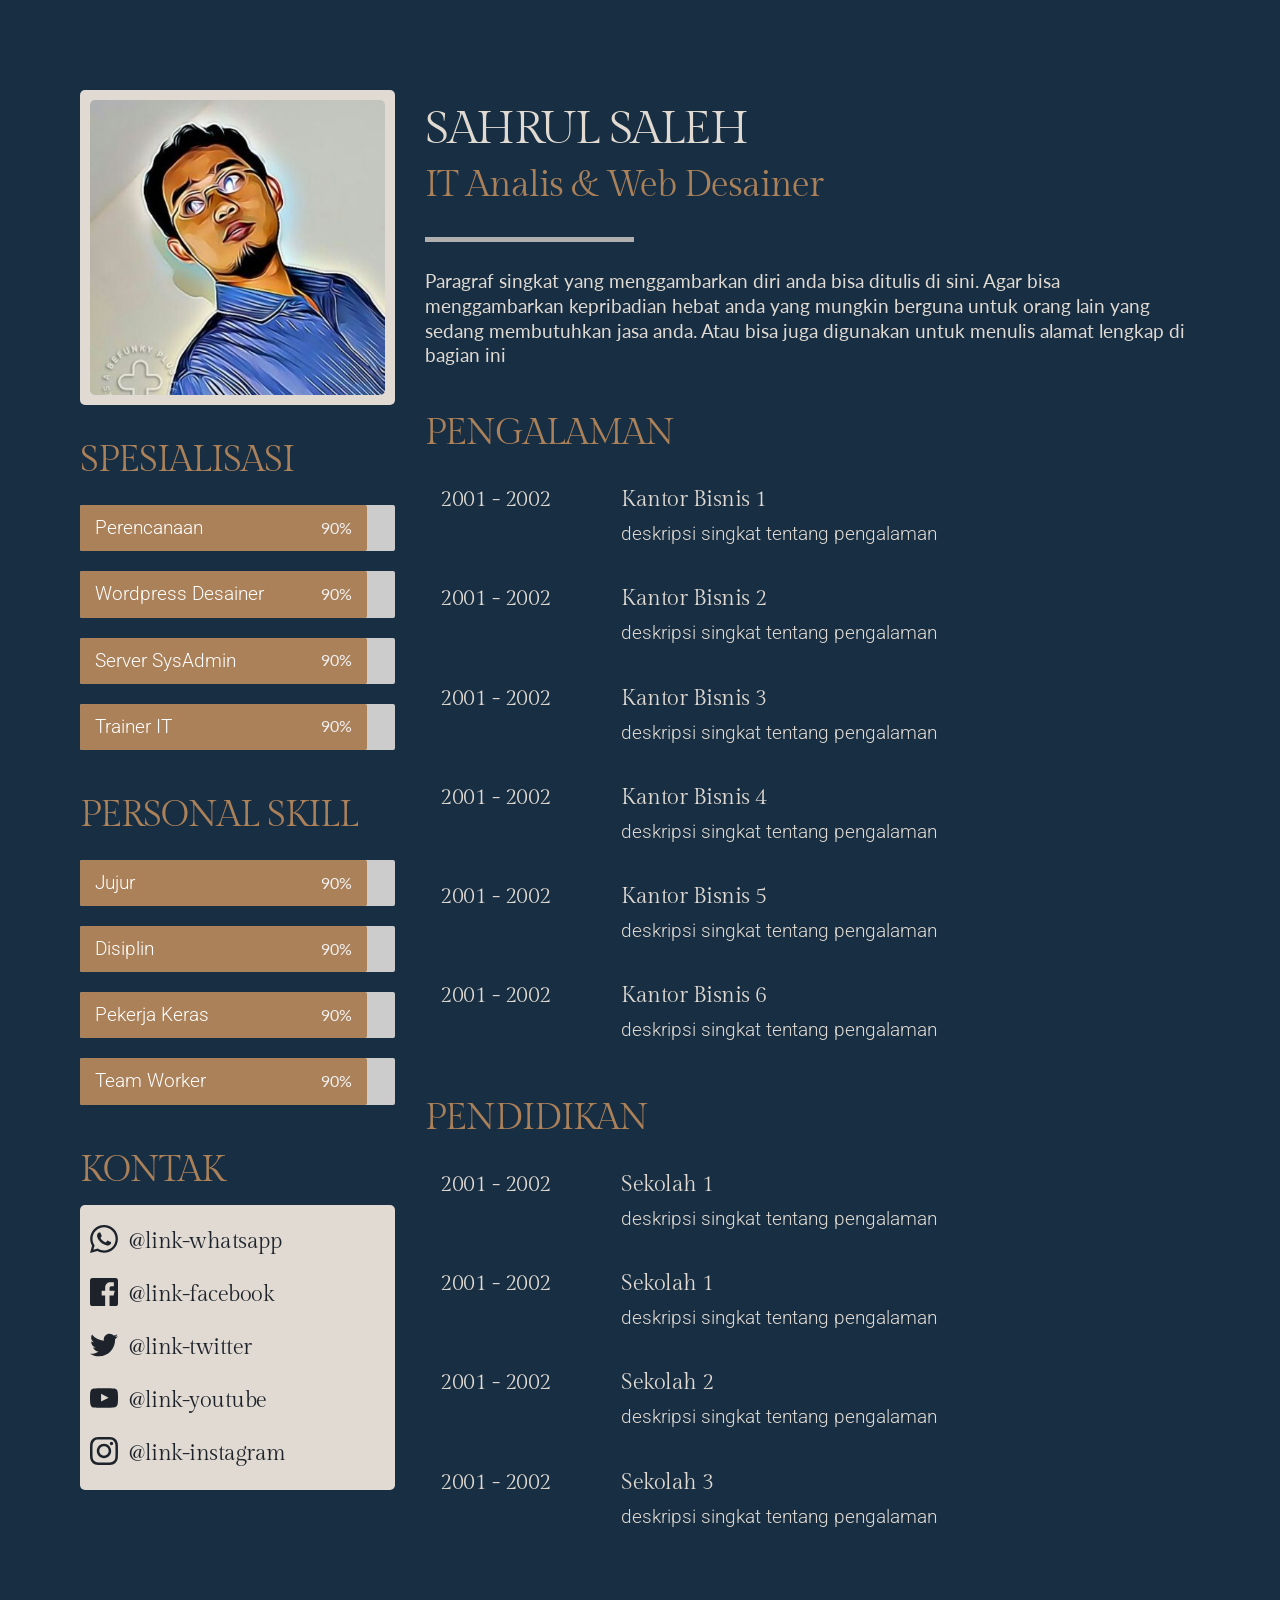
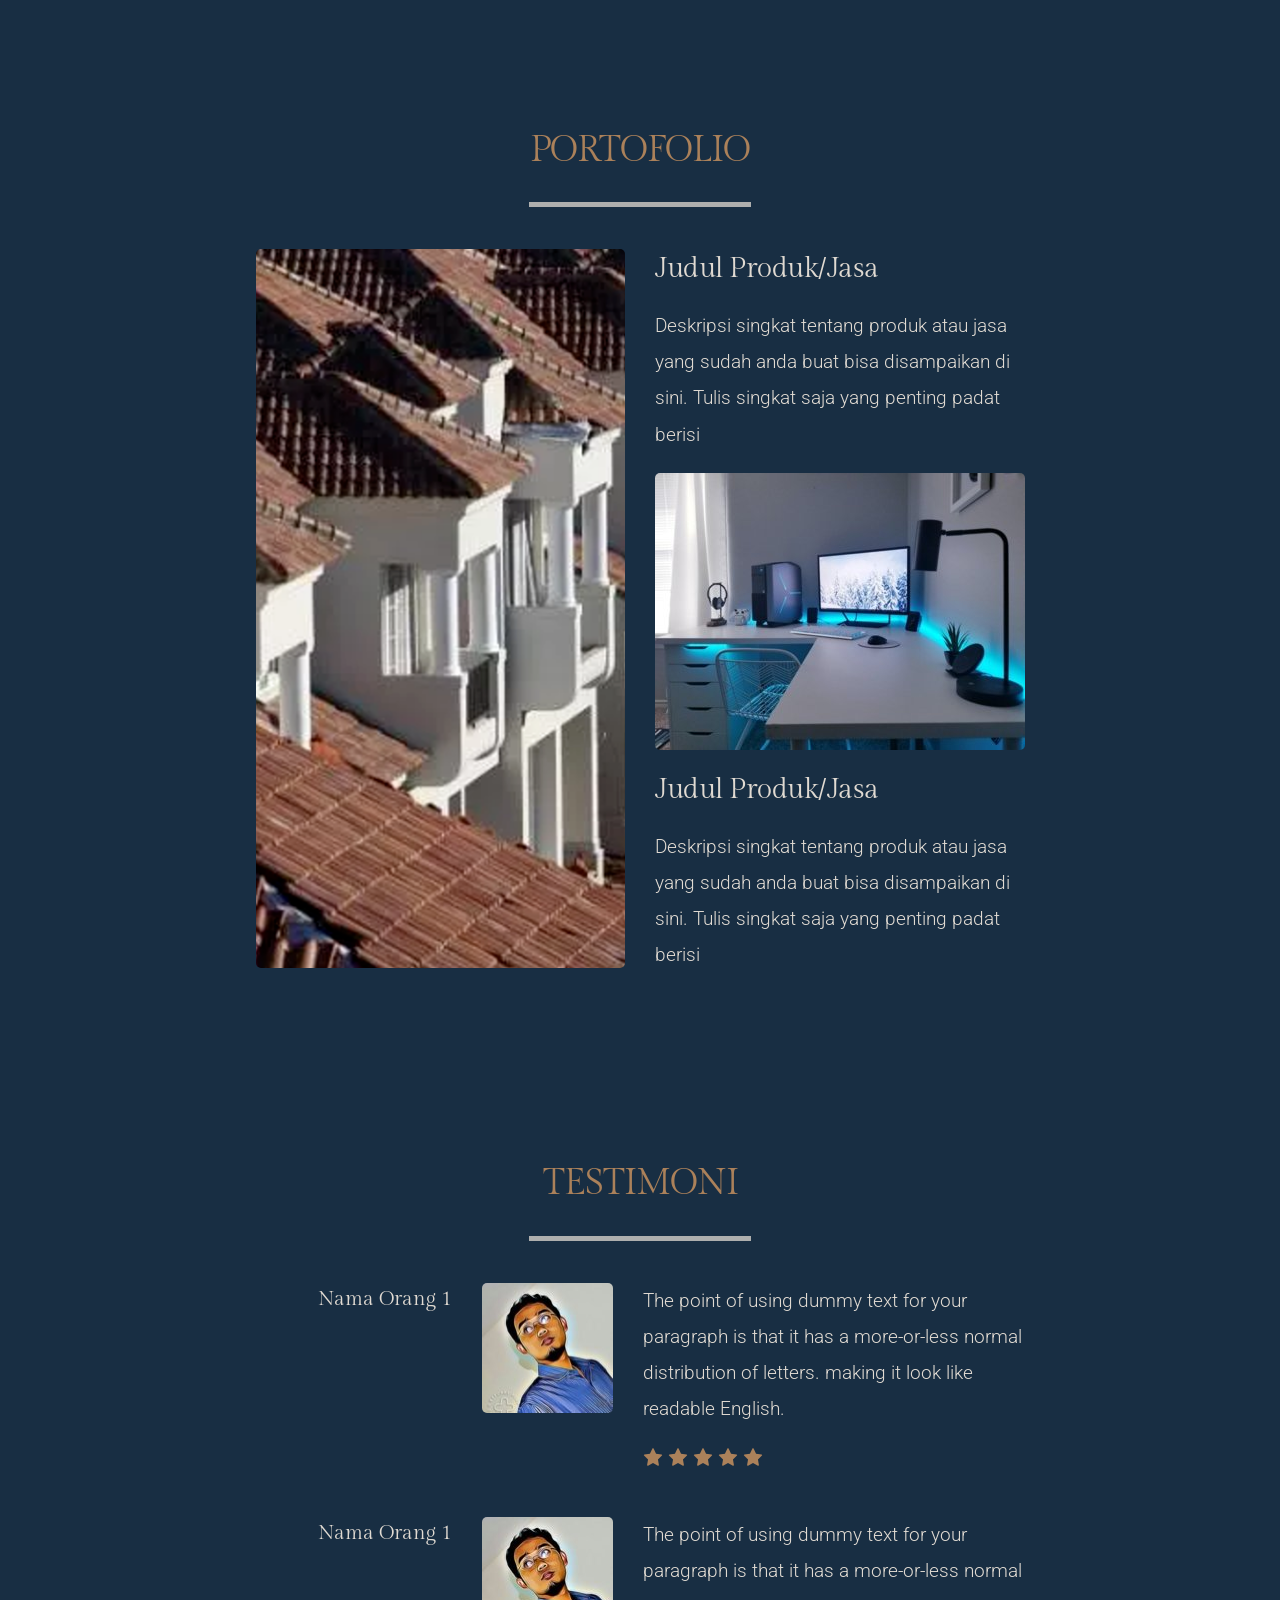
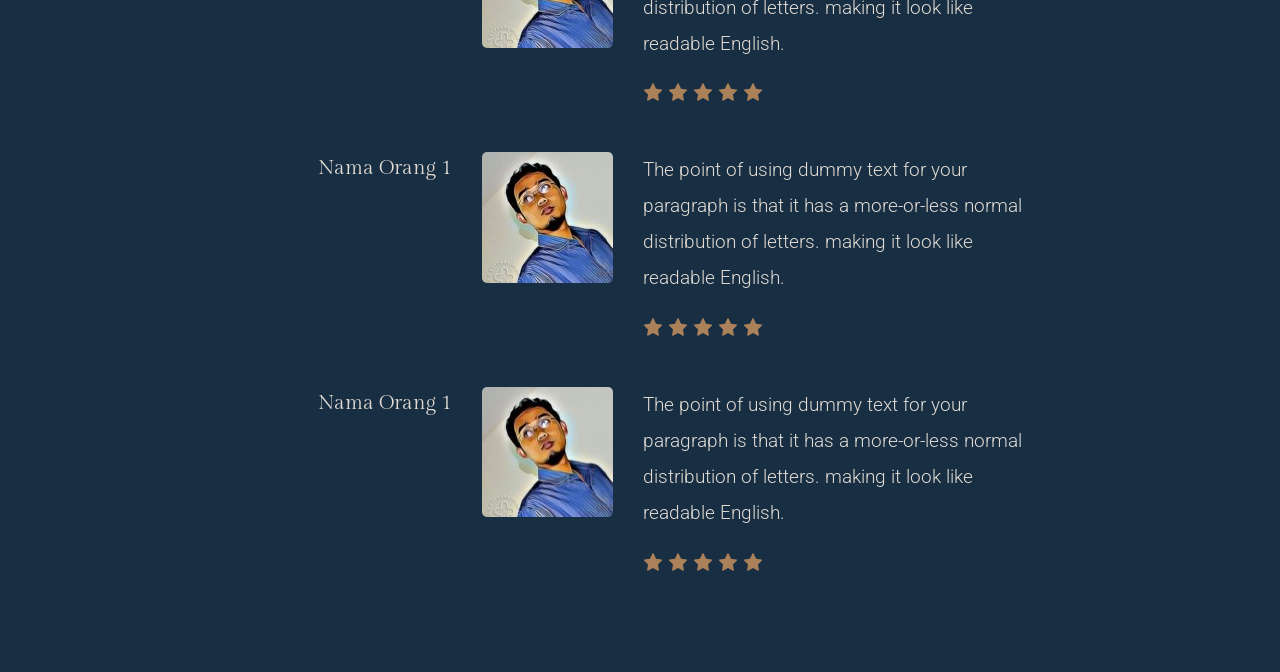
<file: demo-03.html>
<!DOCTYPE html><html lang="en"><head><meta charset="utf-8"><link rel="canonical" href="https://personalbranding.brizy.site" /><link rel="icon" href="https://a-cloud.b-cdn.net/media/iW=32&iH=any/9ddc7a0d93069bde5246b3572b9618c0.png" sizes="32x32"/><link rel="icon" href="https://a-cloud.b-cdn.net/media/iW=192&iH=any/9ddc7a0d93069bde5246b3572b9618c0.png" sizes="192x192"/><link rel="apple-touch-icon-precomposed" href="https://a-cloud.b-cdn.net/media/iW=180&iH=any/9ddc7a0d93069bde5246b3572b9618c0.png"/><title>demo-03 | Website Personal Branding</title><meta name="description" content="Contoh Website Personal branding Terbarik Berbahasa Indonesia."><meta property="og:title" content=""><meta property="og:description" content=""><meta property="og:url" content="https://personalbranding-rsume-purzners3-sahrulsaleh.vercel.app/demo-03"><meta content="summary_large_image" name="twitter:card"><!-- ASSETS --><meta name="viewport" content="width=device-width, initial-scale=1"><link class="brz-link brz-link-google-prefetch" rel="dns-prefetch" href="//ajax.googleapis.com"><link class="brz-link brz-link-google-prefetch" rel="dns-prefetch" href="//fonts.googleapis.com"><link class="brz-link brz-link-google-preconnect" rel="preconnect" href="https://fonts.gstatic.com/" crossorigin><link class="brz-link brz-link-cdn-preconnect" rel="preconnect" href="https://a-cloud.b-cdn.net" crossorigin><link href="https://fonts.googleapis.com/css?family=Lato:100,100italic,300,300italic,regular,italic,700,700italic,900,900italic|Roboto:100,100italic,300,300italic,regular,italic,500,500italic,700,700italic,900,900italic|Red Hat Text:regular,italic,500,500italic,700,700italic|Gilda Display:regular|Cinzel:regular,500,600,700,800,900|Overpass:100,100italic,200,200italic,300,300italic,regular,italic,600,600italic,700,700italic,800,800italic,900,900italic&subset=arabic,bengali,cyrillic,cyrillic-ext,devanagari,greek,greek-ext,gujarati,hebrew,khmer,korean,latin-ext,tamil,telugu,thai,vietnamese&display=swap" class="brz-link brz-link-google" type="text/css" rel="stylesheet"/><link href="assets/220804945b4b9bedaa86227854abd965.css" class="brz-link brz-link-preview-pro" rel="stylesheet"/><style class="brz-style">.brz .css-1gm0us8, .brz [data-css-1gm0us8] {color: rgba(30,35,43,1);border-color: rgba(35,157,219,0);background-color: rgba(189,225,244,0);background-image: none;border-width: 0;border-style: solid;width: 28px;height: 28px;font-size: 28px;padding: 0px;border-radius: 0;stroke-width: 0;transition: all .5s ease-in-out;transition-property: background,border-radius,color,border-color,box-shadow;-webkit-transition: all .5s ease-in-out;-moz-transition: all .5s ease-in-out;-webkit-transition-property: background,border-radius,color,border-color,box-shadow;-moz-transition-property: background,border-radius,color,border-color,box-shadow;}
@media (min-width: 991px) {.brz .css-1gm0us8:hover, .brz [data-css-1gm0us8]:hover {color: rgba(171,129,90,.8);border-color: rgba(35,157,219,0);background-color: rgba(189,225,244,0);background-image: none;}}
@media (max-width: 991px) {.brz .css-1gm0us8, .brz [data-css-1gm0us8] {width: 28px;height: 28px;font-size: 28px;padding: 0px;border-radius: 0px;stroke-width: 0;}}
@media (max-width: 767px) {.brz .css-1gm0us8, .brz [data-css-1gm0us8] {width: 28px;height: 28px;font-size: 28px;padding: 0px;border-radius: 0px;stroke-width: 0;}}
.brz .css-7217to, .brz [data-css-7217to] {color: rgba(171,129,90,1);border-color: rgba(35,157,219,0);background-color: rgba(189,225,244,0);background-image: none;border-width: 0;border-style: solid;width: 20px;height: 20px;font-size: 20px;padding: 0px;border-radius: 0;stroke-width: 0;transition: all .5s ease-in-out;transition-property: background,border-radius,color,border-color,box-shadow;-webkit-transition: all .5s ease-in-out;-moz-transition: all .5s ease-in-out;-webkit-transition-property: background,border-radius,color,border-color,box-shadow;-moz-transition-property: background,border-radius,color,border-color,box-shadow;}
@media (min-width: 991px) {.brz .css-7217to:hover, .brz [data-css-7217to]:hover {color: rgba(171,129,90,.8);border-color: rgba(35,157,219,0);background-color: rgba(189,225,244,0);background-image: none;}}
@media (max-width: 991px) {.brz .css-7217to, .brz [data-css-7217to] {width: 20px;height: 20px;font-size: 20px;padding: 0px;border-radius: 0px;stroke-width: 0;}}
@media (max-width: 767px) {.brz .css-7217to, .brz [data-css-7217to] {width: 20px;height: 20px;font-size: 20px;padding: 0px;border-radius: 0px;stroke-width: 0;}}</style><style class="brz-style">.brz .brz-css-dscml {z-index: auto;margin: 0;}
.brz .brz-css-dscml.brz-section .brz-section__content {min-height: auto;display: flex;}
.brz .brz-css-dscml .brz-container {justify-content: center;}
.brz .brz-css-dscml > .slick-slider > .brz-slick-slider__dots {color: rgba(0,0,0,1);}
.brz .brz-css-dscml > .slick-slider > .brz-slick-slider__arrow {color: rgba(0,0,0,.7);}
@media (min-width:991px) {.brz .brz-css-dscml {display: block;}}
@media (min-width:991px) {.brz .brz-css-dscml > .slick-slider > .brz-slick-slider__arrow:hover {color: rgba(0,0,0,1);}}
@media (max-width:991px) and (min-width:768px) {.brz .brz-css-dscml {z-index: auto;margin: 0;}
	.brz .brz-css-dscml.brz-section .brz-section__content {min-height: auto;display: flex;}
	.brz .brz-css-dscml .brz-container {justify-content: center;}
	.brz .brz-css-dscml > .slick-slider > .brz-slick-slider__dots {color: rgba(0,0,0,1);}
	.brz .brz-css-dscml > .slick-slider > .brz-slick-slider__arrow {color: rgba(0,0,0,.7);}}
@media (max-width:991px) and (min-width:768px) {.brz .brz-css-dscml {display: block;}}
@media (max-width:767px) {.brz .brz-css-dscml {z-index: auto;margin: 0;}
	.brz .brz-css-dscml.brz-section .brz-section__content {min-height: auto;display: flex;}
	.brz .brz-css-dscml .brz-container {justify-content: center;}
	.brz .brz-css-dscml > .slick-slider > .brz-slick-slider__dots {color: rgba(0,0,0,1);}
	.brz .brz-css-dscml > .slick-slider > .brz-slick-slider__arrow {color: rgba(0,0,0,.7);}}
@media (max-width:767px) {.brz .brz-css-dscml {display: block;}}
.brz .brz-css-tnafo {padding: 75px 0px 75px 0px;}
.brz .brz-css-tnafo > .brz-bg {border: 0px solid rgba(102,115,141,0);border-radius: 0px;mix-blend-mode: normal;}
.brz .brz-css-tnafo > .brz-bg > .brz-bg-image {background-image: none;display: block;background-size: cover;background-repeat: no-repeat;}
.brz .brz-css-tnafo > .brz-bg > .brz-bg-image:after {content: "";background-image: none;}
.brz .brz-css-tnafo > .brz-bg > .brz-bg-color {background-color: rgba(0,0,0,0);background-image: none;}
.brz .brz-css-tnafo > .brz-bg > .brz-bg-map {display: none;}
.brz .brz-css-tnafo > .brz-bg > .brz-bg-video {display: none;}
.brz .brz-css-tnafo > .brz-bg > .brz-bg-shape__top {background-image: none;background-size: 100% 100px;height: 100px;transform: rotateX(0deg) rotateY(0deg);z-index: auto;}
.brz .brz-css-tnafo > .brz-bg > .brz-bg-shape__bottom {background-image: none;background-size: 100% 100px;height: 100px;transform: rotateX(-180deg) rotateY(-180deg);z-index: auto;}
@media (min-width:991px) {.brz .brz-css-tnafo > .brz-bg > .brz-bg-image {background-attachment: scroll;}}
@media (max-width:991px) and (min-width:768px) {.brz .brz-css-tnafo {padding: 50px 15px 50px 15px;}
	.brz .brz-css-tnafo > .brz-bg {border: 0px solid rgba(102,115,141,0);border-radius: 0px;mix-blend-mode: normal;}
	.brz .brz-css-tnafo > .brz-bg > .brz-bg-image {background-image: none;display: block;background-size: cover;background-repeat: no-repeat;}
	.brz .brz-css-tnafo > .brz-bg > .brz-bg-image:after {content: "";background-image: none;}
	.brz .brz-css-tnafo > .brz-bg > .brz-bg-color {background-color: rgba(0,0,0,0);background-image: none;}
	.brz .brz-css-tnafo > .brz-bg > .brz-bg-map {display: none;}
	.brz .brz-css-tnafo > .brz-bg > .brz-bg-video {display: none;}
	.brz .brz-css-tnafo > .brz-bg > .brz-bg-shape__top {background-image: none;background-size: 100% 100px;height: 100px;transform: rotateX(0deg) rotateY(0deg);z-index: auto;}
	.brz .brz-css-tnafo > .brz-bg > .brz-bg-shape__bottom {background-image: none;background-size: 100% 100px;height: 100px;transform: rotateX(-180deg) rotateY(-180deg);z-index: auto;}}
@media (max-width:767px) {.brz .brz-css-tnafo {padding: 25px 15px 25px 15px;}
	.brz .brz-css-tnafo > .brz-bg {border: 0px solid rgba(102,115,141,0);border-radius: 0px;mix-blend-mode: normal;}
	.brz .brz-css-tnafo > .brz-bg > .brz-bg-image {background-image: none;display: block;background-size: cover;background-repeat: no-repeat;}
	.brz .brz-css-tnafo > .brz-bg > .brz-bg-image:after {content: "";background-image: none;}
	.brz .brz-css-tnafo > .brz-bg > .brz-bg-color {background-color: rgba(0,0,0,0);background-image: none;}
	.brz .brz-css-tnafo > .brz-bg > .brz-bg-map {display: none;}
	.brz .brz-css-tnafo > .brz-bg > .brz-bg-video {display: none;}
	.brz .brz-css-tnafo > .brz-bg > .brz-bg-shape__top {background-image: none;background-size: 100% 100px;height: 100px;transform: rotateX(0deg) rotateY(0deg);z-index: auto;}
	.brz .brz-css-tnafo > .brz-bg > .brz-bg-shape__bottom {background-image: none;background-size: 100% 100px;height: 100px;transform: rotateX(-180deg) rotateY(-180deg);z-index: auto;}}
.brz .brz-css-vguxo {border: 0px solid transparent;}
@media (min-width:991px) {.brz .brz-css-vguxo {max-width: calc(1 * var(--brz-section-container-max-width,1170px));}}
@media (max-width:991px) and (min-width:768px) {.brz .brz-css-vguxo {border: 0px solid transparent;}}
@media (max-width:991px) and (min-width:768px) {.brz .brz-css-vguxo {max-width: 100%;}}
@media (max-width:767px) {.brz .brz-css-vguxo {border: 0px solid transparent;}}
@media (max-width:767px) {.brz .brz-css-vguxo {max-width: 100%;}}
.brz .brz-css-voufc {margin: 0;z-index: auto;align-items: flex-start;}
.brz .brz-css-voufc > .brz-bg {border: 0px solid rgba(102,115,141,0);border-radius: 0px;max-width: 100%;mix-blend-mode: normal;}
.brz .brz-css-voufc > .brz-bg > .brz-bg-image {background-image: none;display: block;}
.brz .brz-css-voufc > .brz-bg > .brz-bg-image:after {content: "";background-image: none;}
.brz .brz-css-voufc > .brz-bg > .brz-bg-color {background-color: rgba(0,0,0,0);background-image: none;}
.brz .brz-css-voufc > .brz-bg > .brz-bg-map {display: none;}
.brz .brz-css-voufc > .brz-bg > .brz-bg-video {display: none;}
.brz .brz-css-voufc > .brz-row {border: 0px solid transparent;}
@media (min-width:991px) {.brz .brz-css-voufc {min-height: auto;display: flex;}
	.brz .brz-css-voufc > .brz-bg {transition-duration: .5s;transition-property: filter,box-shadow,background,border-radius,border-color;}
	.brz .brz-css-voufc > .brz-bg > .brz-bg-image {transition-duration: .5s;transition-property: filter,box-shadow,background,border-radius,border-color;}
	.brz .brz-css-voufc > .brz-bg > .brz-bg-color {transition-duration: .5s;transition-property: filter,box-shadow,background,border-radius,border-color;}
	.brz .brz-css-voufc > .brz-bg > .brz-bg-video {transition-duration: .5s;transition-property: filter,box-shadow,background,border-radius,border-color;}
	.brz .brz-css-voufc > .brz-row {transition-duration: .5s;transition-property: filter,box-shadow,background,border-radius,border-color;}}
@media (max-width:991px) and (min-width:768px) {.brz .brz-css-voufc {margin: 0;z-index: auto;align-items: flex-start;}
	.brz .brz-css-voufc > .brz-bg {border: 0px solid rgba(102,115,141,0);border-radius: 0px;max-width: 100%;mix-blend-mode: normal;}
	.brz .brz-css-voufc > .brz-bg > .brz-bg-image {background-image: none;display: block;}
	.brz .brz-css-voufc > .brz-bg > .brz-bg-image:after {content: "";background-image: none;}
	.brz .brz-css-voufc > .brz-bg > .brz-bg-color {background-color: rgba(0,0,0,0);background-image: none;}
	.brz .brz-css-voufc > .brz-bg > .brz-bg-map {display: none;}
	.brz .brz-css-voufc > .brz-bg > .brz-bg-video {display: none;}
	.brz .brz-css-voufc > .brz-row {border: 0px solid transparent;}}
@media (max-width:991px) and (min-width:768px) {.brz .brz-css-voufc {min-height: auto;display: flex;}
	.brz .brz-css-voufc > .brz-bg {transition-duration: .5s;transition-property: filter,box-shadow,background,border-radius,border-color;}
	.brz .brz-css-voufc > .brz-bg > .brz-bg-image {transition-duration: .5s;transition-property: filter,box-shadow,background,border-radius,border-color;}
	.brz .brz-css-voufc > .brz-bg > .brz-bg-color {transition-duration: .5s;transition-property: filter,box-shadow,background,border-radius,border-color;}
	.brz .brz-css-voufc > .brz-bg > .brz-bg-video {transition-duration: .5s;transition-property: filter,box-shadow,background,border-radius,border-color;}
	.brz .brz-css-voufc > .brz-row {flex-direction: row;flex-wrap: wrap;justify-content: flex-start;transition-duration: .5s;transition-property: filter,box-shadow,background,border-radius,border-color;}}
@media (max-width:767px) {.brz .brz-css-voufc {margin: 0;z-index: auto;align-items: flex-start;}
	.brz .brz-css-voufc > .brz-bg {border: 0px solid rgba(102,115,141,0);border-radius: 0px;max-width: 100%;mix-blend-mode: normal;}
	.brz .brz-css-voufc > .brz-bg > .brz-bg-image {background-image: none;display: block;}
	.brz .brz-css-voufc > .brz-bg > .brz-bg-image:after {content: "";background-image: none;}
	.brz .brz-css-voufc > .brz-bg > .brz-bg-color {background-color: rgba(0,0,0,0);background-image: none;}
	.brz .brz-css-voufc > .brz-bg > .brz-bg-map {display: none;}
	.brz .brz-css-voufc > .brz-bg > .brz-bg-video {display: none;}
	.brz .brz-css-voufc > .brz-row {border: 0px solid transparent;}}
@media (max-width:767px) {.brz .brz-css-voufc {min-height: auto;display: flex;}
	.brz .brz-css-voufc > .brz-bg {transition-duration: .5s;transition-property: filter,box-shadow,background,border-radius,border-color;}
	.brz .brz-css-voufc > .brz-bg > .brz-bg-image {transition-duration: .5s;transition-property: filter,box-shadow,background,border-radius,border-color;}
	.brz .brz-css-voufc > .brz-bg > .brz-bg-color {transition-duration: .5s;transition-property: filter,box-shadow,background,border-radius,border-color;}
	.brz .brz-css-voufc > .brz-bg > .brz-bg-video {transition-duration: .5s;transition-property: filter,box-shadow,background,border-radius,border-color;}
	.brz .brz-css-voufc > .brz-row {flex-direction: row;flex-wrap: wrap;justify-content: flex-start;transition-duration: .5s;transition-property: filter,box-shadow,background,border-radius,border-color;}}
.brz .brz-css-laphz {padding: 10px;max-width: 100%;}
@media (max-width:991px) and (min-width:768px) {.brz .brz-css-laphz {padding: 0;max-width: 100%;}}
@media (max-width:767px) {.brz .brz-css-laphz {padding: 0;max-width: 100%;}}
.brz .brz-css-kvonl {z-index: auto;flex: 1 1 50%;max-width: 50%;justify-content: flex-start;}
.brz .brz-css-kvonl > .brz-bg {border: 0px solid rgba(102,115,141,0);border-radius: 0px;margin: 0;mix-blend-mode: normal;}
.brz .brz-css-kvonl > .brz-bg > .brz-bg-image {background-image: none;display: block;}
.brz .brz-css-kvonl > .brz-bg > .brz-bg-image:after {content: "";background-image: none;}
.brz .brz-css-kvonl > .brz-bg > .brz-bg-color {background-color: rgba(0,0,0,0);background-image: none;}
.brz .brz-css-kvonl > .brz-bg > .brz-bg-map {display: none;}
.brz .brz-css-kvonl > .brz-bg > .brz-bg-video {display: none;}
@media (min-width:991px) {.brz .brz-css-kvonl > .brz-bg {transition-duration: .5s;transition-property: filter,box-shadow,background,border-radius,border-color;}
	.brz .brz-css-kvonl > .brz-bg > .brz-bg-image {transition-duration: .5s;transition-property: filter,box-shadow,background,border-radius,border-color;}
	.brz .brz-css-kvonl > .brz-bg > .brz-bg-color {transition-duration: .5s;transition-property: filter,box-shadow,background,border-radius,border-color;}}
@media (max-width:991px) and (min-width:768px) {.brz .brz-css-kvonl {z-index: auto;flex: 1 1 50%;max-width: 50%;justify-content: flex-start;}
	.brz .brz-css-kvonl > .brz-bg {border: 0px solid rgba(102,115,141,0);border-radius: 0px;margin: 0;mix-blend-mode: normal;}
	.brz .brz-css-kvonl > .brz-bg > .brz-bg-image {background-image: none;display: block;}
	.brz .brz-css-kvonl > .brz-bg > .brz-bg-image:after {content: "";background-image: none;}
	.brz .brz-css-kvonl > .brz-bg > .brz-bg-color {background-color: rgba(0,0,0,0);background-image: none;}
	.brz .brz-css-kvonl > .brz-bg > .brz-bg-map {display: none;}
	.brz .brz-css-kvonl > .brz-bg > .brz-bg-video {display: none;}}
@media (max-width:991px) and (min-width:768px) {.brz .brz-css-kvonl > .brz-bg {transition-duration: .5s;transition-property: filter,box-shadow,background,border-radius,border-color;}
	.brz .brz-css-kvonl > .brz-bg > .brz-bg-image {transition-duration: .5s;transition-property: filter,box-shadow,background,border-radius,border-color;}
	.brz .brz-css-kvonl > .brz-bg > .brz-bg-color {transition-duration: .5s;transition-property: filter,box-shadow,background,border-radius,border-color;}}
@media (max-width:767px) {.brz .brz-css-kvonl {z-index: auto;flex: 1 1 100%;max-width: 100%;justify-content: flex-start;}
	.brz .brz-css-kvonl > .brz-bg {border: 0px solid rgba(102,115,141,0);border-radius: 0px;margin: 10px 0px 10px 0px;mix-blend-mode: normal;}
	.brz .brz-css-kvonl > .brz-bg > .brz-bg-image {background-image: none;display: block;}
	.brz .brz-css-kvonl > .brz-bg > .brz-bg-image:after {content: "";background-image: none;}
	.brz .brz-css-kvonl > .brz-bg > .brz-bg-color {background-color: rgba(0,0,0,0);background-image: none;}
	.brz .brz-css-kvonl > .brz-bg > .brz-bg-map {display: none;}
	.brz .brz-css-kvonl > .brz-bg > .brz-bg-video {display: none;}}
@media (max-width:767px) {.brz .brz-css-kvonl > .brz-bg {transition-duration: .5s;transition-property: filter,box-shadow,background,border-radius,border-color;}
	.brz .brz-css-kvonl > .brz-bg > .brz-bg-image {transition-duration: .5s;transition-property: filter,box-shadow,background,border-radius,border-color;}
	.brz .brz-css-kvonl > .brz-bg > .brz-bg-color {transition-duration: .5s;transition-property: filter,box-shadow,background,border-radius,border-color;}}
.brz .brz-css-ufdtu {z-index: auto;margin: 0;border: 0px solid transparent;padding: 5px 15px 5px 15px;min-height: auto;}
@media (min-width:991px) {.brz .brz-css-ufdtu {display: flex;transition-duration: .5s;transition-property: filter,box-shadow,background,border-radius,border-color;}}
@media (max-width:991px) and (min-width:768px) {.brz .brz-css-ufdtu {z-index: auto;margin: 0;border: 0px solid transparent;padding: 5px 15px 5px 15px;min-height: auto;}}
@media (max-width:991px) and (min-width:768px) {.brz .brz-css-ufdtu {display: flex;transition-duration: .5s;transition-property: filter,box-shadow,background,border-radius,border-color;}}
@media (max-width:767px) {.brz .brz-css-ufdtu {z-index: auto;margin: 10px 0px 10px 0px;border: 0px solid transparent;padding: 0;min-height: auto;}}
@media (max-width:767px) {.brz .brz-css-ufdtu {display: flex;transition-duration: .5s;transition-property: filter,box-shadow,background,border-radius,border-color;}}
.brz .brz-css-wnmik {padding: 0;margin: 10px 0px 10px 0px;justify-content: center;position: relative;}
@media (min-width:991px) {.brz .brz-css-wnmik {display: flex;z-index: auto;position: relative;}}
@media (max-width:991px) and (min-width:768px) {.brz .brz-css-wnmik {padding: 0;margin: 10px 0px 10px 0px;justify-content: center;position: relative;}}
@media (max-width:991px) and (min-width:768px) {.brz .brz-css-wnmik {display: flex;z-index: auto;position: relative;}}
@media (max-width:767px) {.brz .brz-css-wnmik {padding: 0;margin: 10px 0px 10px 0px;justify-content: center;position: relative;}}
@media (max-width:767px) {.brz .brz-css-wnmik {display: flex;z-index: auto;position: relative;}}
.brz .brz-css-xysre {max-width: 100%;height: auto;border: 0px solid rgba(102,115,141,0);border-radius: 0px;}
.brz .brz-css-xysre:after {background-color: rgba(255,255,255,0);background-image: none;}
@media (min-width:991px) {.brz .brz-css-xysre {transition-duration: .5s;transition-property: border,box-shadow,filter,background-color;}
	.brz .brz-css-xysre:after {transition-duration: .5s;transition-property: border,box-shadow,filter,background-color;}
	.brz .brz-css-xysre .brz-picture {transition-duration: .5s;transition-property: border,box-shadow,filter,background-color;}}
@media (max-width:991px) and (min-width:768px) {.brz .brz-css-xysre {max-width: 100%;height: auto;border: 0px solid rgba(102,115,141,0);border-radius: 0px;}
	.brz .brz-css-xysre:after {background-color: rgba(255,255,255,0);background-image: none;}}
@media (max-width:991px) and (min-width:768px) {.brz .brz-css-xysre {transition-duration: .5s;transition-property: border,box-shadow,filter,background-color;}
	.brz .brz-css-xysre:after {transition-duration: .5s;transition-property: border,box-shadow,filter,background-color;}
	.brz .brz-css-xysre .brz-picture {transition-duration: .5s;transition-property: border,box-shadow,filter,background-color;}}
@media (max-width:767px) {.brz .brz-css-xysre {max-width: 100%;height: auto;border: 0px solid rgba(102,115,141,0);border-radius: 0px;}
	.brz .brz-css-xysre:after {background-color: rgba(255,255,255,0);background-image: none;}}
@media (max-width:767px) {.brz .brz-css-xysre {transition-duration: .5s;transition-property: border,box-shadow,filter,background-color;}
	.brz .brz-css-xysre:after {transition-duration: .5s;transition-property: border,box-shadow,filter,background-color;}
	.brz .brz-css-xysre .brz-picture {transition-duration: .5s;transition-property: border,box-shadow,filter,background-color;}}
.brz .brz-css-gecpe {padding-top: 100%;}
.brz .brz-css-gecpe > .brz-img {position: absolute;width: 100%;}
@media (max-width:991px) and (min-width:768px) {.brz .brz-css-gecpe {padding-top: 100%;}
	.brz .brz-css-gecpe > .brz-img {position: absolute;width: 100%;}}
@media (max-width:767px) {.brz .brz-css-gecpe {padding-top: 100%;}
	.brz .brz-css-gecpe > .brz-img {position: absolute;width: 100%;}}
.brz .brz-css-qiivx {height: 50px;}
@media (max-width:991px) and (min-width:768px) {.brz .brz-css-qiivx {height: 50px;}}
@media (max-width:767px) {.brz .brz-css-qiivx {height: 50px;}}
.brz .brz-css-bjkaj {width: 100%;mix-blend-mode: normal;}
@media (max-width:991px) and (min-width:768px) {.brz .brz-css-bjkaj {width: 100%;mix-blend-mode: normal;}}
@media (max-width:767px) {.brz .brz-css-bjkaj {width: 100%;mix-blend-mode: normal;}}
.brz .brz-css-dzzwm {width: 100%;}
.brz .brz-css-dzzwm.brz-progress-bar-style1 {background-color: rgba(204,204,204,1);border-radius: 2px;}
.brz .brz-css-dzzwm.brz-progress-bar-style1::after {border-radius: 2px;}
.brz .brz-css-dzzwm.brz-progress-bar-style2 .brz-progress-bar-overlay {background-color: rgba(204,204,204,1);border-radius: 2px;}
.brz .brz-css-dzzwm.brz-progress-bar-style2 .brz-progress-bar-overlay::after {border-radius: 2px;}
.brz .brz-css-dzzwm .brz-progress-bar__wrapper {background-color: rgba(171,129,90,1);border-radius: 2px;}
.brz .brz-css-dzzwm.brz-progress-bar-style2 .brz-progress-bar__percent {background-color: rgba(171,129,90,1);border-radius: 2px;}
.brz .brz-css-dzzwm .brz-progress-bar__text {color: rgba(241,241,241,1);font-family: Lato,sans-serif;font-size: 16px;line-height: 1.3;font-weight: 400;letter-spacing: 0px;}
.brz .brz-css-dzzwm .brz-progress-bar__percent {color: rgba(241,241,241,1);font-family: Lato,sans-serif;font-size: 16px;line-height: 1.3;font-weight: 400;letter-spacing: 0px;}
@media (min-width:991px) {.brz .brz-css-dzzwm {transition-duration: .5s;transition-property: color,background,box-shadow;}
	.brz .brz-css-dzzwm.brz-progress-bar-style1 {transition-duration: .5s;transition-property: color,background,box-shadow;}
	.brz .brz-css-dzzwm.brz-progress-bar-style1::after {transition-duration: .5s;transition-property: color,background,box-shadow;}
	.brz .brz-css-dzzwm.brz-progress-bar-style2 .brz-progress-bar-overlay {transition-duration: .5s;transition-property: color,background,box-shadow;}
	.brz .brz-css-dzzwm.brz-progress-bar-style2 .brz-progress-bar-overlay::after {transition-duration: .5s;transition-property: color,background,box-shadow;}
	.brz .brz-css-dzzwm .brz-progress-bar__wrapper {transition-duration: .5s;transition-property: color,background,box-shadow;}
	.brz .brz-css-dzzwm.brz-progress-bar-style2 .brz-progress-bar__percent {transition-duration: .5s;transition-property: color,background,box-shadow;}
	.brz .brz-css-dzzwm .brz-progress-bar__text {transition-duration: .5s;transition-property: color,background,box-shadow;}
	.brz .brz-css-dzzwm .brz-progress-bar__percent {transition-duration: .5s;transition-property: color,background,box-shadow;}}
@media (max-width:991px) and (min-width:768px) {.brz .brz-css-dzzwm {width: 100%;}
	.brz .brz-css-dzzwm.brz-progress-bar-style1 {background-color: rgba(204,204,204,1);border-radius: 2px;}
	.brz .brz-css-dzzwm.brz-progress-bar-style1::after {border-radius: 2px;}
	.brz .brz-css-dzzwm.brz-progress-bar-style2 .brz-progress-bar-overlay {background-color: rgba(204,204,204,1);border-radius: 2px;}
	.brz .brz-css-dzzwm.brz-progress-bar-style2 .brz-progress-bar-overlay::after {border-radius: 2px;}
	.brz .brz-css-dzzwm .brz-progress-bar__wrapper {background-color: rgba(171,129,90,1);border-radius: 2px;}
	.brz .brz-css-dzzwm.brz-progress-bar-style2 .brz-progress-bar__percent {background-color: rgba(171,129,90,1);border-radius: 2px;}
	.brz .brz-css-dzzwm .brz-progress-bar__text {color: rgba(241,241,241,1);font-family: Lato,sans-serif;font-size: 16px;line-height: 1.3;font-weight: 400;letter-spacing: 0px;}
	.brz .brz-css-dzzwm .brz-progress-bar__percent {color: rgba(241,241,241,1);font-family: Lato,sans-serif;font-size: 14px;line-height: 1.3;font-weight: 400;letter-spacing: 0px;}}
@media (max-width:991px) and (min-width:768px) {.brz .brz-css-dzzwm {transition-duration: .5s;transition-property: color,background,box-shadow;}
	.brz .brz-css-dzzwm.brz-progress-bar-style1 {transition-duration: .5s;transition-property: color,background,box-shadow;}
	.brz .brz-css-dzzwm.brz-progress-bar-style1::after {transition-duration: .5s;transition-property: color,background,box-shadow;}
	.brz .brz-css-dzzwm.brz-progress-bar-style2 .brz-progress-bar-overlay {transition-duration: .5s;transition-property: color,background,box-shadow;}
	.brz .brz-css-dzzwm.brz-progress-bar-style2 .brz-progress-bar-overlay::after {transition-duration: .5s;transition-property: color,background,box-shadow;}
	.brz .brz-css-dzzwm .brz-progress-bar__wrapper {transition-duration: .5s;transition-property: color,background,box-shadow;}
	.brz .brz-css-dzzwm.brz-progress-bar-style2 .brz-progress-bar__percent {transition-duration: .5s;transition-property: color,background,box-shadow;}
	.brz .brz-css-dzzwm .brz-progress-bar__text {transition-duration: .5s;transition-property: color,background,box-shadow;}
	.brz .brz-css-dzzwm .brz-progress-bar__percent {transition-duration: .5s;transition-property: color,background,box-shadow;}}
@media (max-width:767px) {.brz .brz-css-dzzwm {width: 100%;}
	.brz .brz-css-dzzwm.brz-progress-bar-style1 {background-color: rgba(204,204,204,1);border-radius: 2px;}
	.brz .brz-css-dzzwm.brz-progress-bar-style1::after {border-radius: 2px;}
	.brz .brz-css-dzzwm.brz-progress-bar-style2 .brz-progress-bar-overlay {background-color: rgba(204,204,204,1);border-radius: 2px;}
	.brz .brz-css-dzzwm.brz-progress-bar-style2 .brz-progress-bar-overlay::after {border-radius: 2px;}
	.brz .brz-css-dzzwm .brz-progress-bar__wrapper {background-color: rgba(171,129,90,1);border-radius: 2px;}
	.brz .brz-css-dzzwm.brz-progress-bar-style2 .brz-progress-bar__percent {background-color: rgba(171,129,90,1);border-radius: 2px;}
	.brz .brz-css-dzzwm .brz-progress-bar__text {color: rgba(241,241,241,1);font-family: Lato,sans-serif;font-size: 16px;line-height: 1.1;font-weight: 400;letter-spacing: 0px;}
	.brz .brz-css-dzzwm .brz-progress-bar__percent {color: rgba(241,241,241,1);font-family: Lato,sans-serif;font-size: 13px;line-height: 1.3;font-weight: 400;letter-spacing: 0px;}}
@media (max-width:767px) {.brz .brz-css-dzzwm {transition-duration: .5s;transition-property: color,background,box-shadow;}
	.brz .brz-css-dzzwm.brz-progress-bar-style1 {transition-duration: .5s;transition-property: color,background,box-shadow;}
	.brz .brz-css-dzzwm.brz-progress-bar-style1::after {transition-duration: .5s;transition-property: color,background,box-shadow;}
	.brz .brz-css-dzzwm.brz-progress-bar-style2 .brz-progress-bar-overlay {transition-duration: .5s;transition-property: color,background,box-shadow;}
	.brz .brz-css-dzzwm.brz-progress-bar-style2 .brz-progress-bar-overlay::after {transition-duration: .5s;transition-property: color,background,box-shadow;}
	.brz .brz-css-dzzwm .brz-progress-bar__wrapper {transition-duration: .5s;transition-property: color,background,box-shadow;}
	.brz .brz-css-dzzwm.brz-progress-bar-style2 .brz-progress-bar__percent {transition-duration: .5s;transition-property: color,background,box-shadow;}
	.brz .brz-css-dzzwm .brz-progress-bar__text {transition-duration: .5s;transition-property: color,background,box-shadow;}
	.brz .brz-css-dzzwm .brz-progress-bar__percent {transition-duration: .5s;transition-property: color,background,box-shadow;}}
.brz .brz-css-kqmzw {max-width: 80%;padding: 5px 15px;}
@media (max-width:991px) and (min-width:768px) {.brz .brz-css-kqmzw {max-width: 80%;padding: 5px 15px;}}
@media (max-width:767px) {.brz .brz-css-kqmzw {max-width: 80%;padding: 5px 15px;}}
.brz .brz-css-vjbin {flex-direction: row;}
.brz .brz-css-vjbin .brz-icon__container {margin-left: auto;margin-right: 20px;align-items: flex-start;}
@media (max-width:991px) and (min-width:768px) {.brz .brz-css-vjbin {flex-direction: row;}
	.brz .brz-css-vjbin .brz-icon__container {margin-left: auto;margin-right: 20px;align-items: flex-start;}}
@media (max-width:767px) {.brz .brz-css-vjbin {flex-direction: row;}
	.brz .brz-css-vjbin .brz-icon__container {margin-left: auto;margin-right: 20px;align-items: flex-start;}}
.brz .brz-css-iuqvk {width: 75%;}
.brz .brz-css-iuqvk .brz-hr {border-top: 2px solid rgba(51,51,51,.75);}
.brz .brz-css-iuqvk .brz-line-container:before {border-top: 2px solid rgba(51,51,51,.75);}
.brz .brz-css-iuqvk .brz-line-container:after {border-top: 2px solid rgba(51,51,51,.75);}
.brz .brz-css-iuqvk .brz-line-content {color: rgba(0,0,0,1);margin: 0 10px;}
.brz .brz-css-iuqvk.brz-line-text .brz-line-content {font-family: Lato,sans-serif;font-size: 20px;line-height: 1;font-weight: 400;letter-spacing: 0px;}
.brz .brz-css-iuqvk.brz-line-icon .brz-line-content {font-size: 20px;}
@media (max-width:991px) and (min-width:768px) {.brz .brz-css-iuqvk {width: 75%;}
	.brz .brz-css-iuqvk .brz-hr {border-top: 2px solid rgba(51,51,51,.75);}
	.brz .brz-css-iuqvk .brz-line-container:before {border-top: 2px solid rgba(51,51,51,.75);}
	.brz .brz-css-iuqvk .brz-line-container:after {border-top: 2px solid rgba(51,51,51,.75);}
	.brz .brz-css-iuqvk .brz-line-content {color: rgba(0,0,0,1);margin: 0 10px;}
	.brz .brz-css-iuqvk.brz-line-text .brz-line-content {font-family: Lato,sans-serif;font-size: 20px;line-height: 1;font-weight: 400;letter-spacing: 0px;}
	.brz .brz-css-iuqvk.brz-line-icon .brz-line-content {font-size: 20px;}}
@media (max-width:767px) {.brz .brz-css-iuqvk {width: 75%;}
	.brz .brz-css-iuqvk .brz-hr {border-top: 2px solid rgba(51,51,51,.75);}
	.brz .brz-css-iuqvk .brz-line-container:before {border-top: 2px solid rgba(51,51,51,.75);}
	.brz .brz-css-iuqvk .brz-line-container:after {border-top: 2px solid rgba(51,51,51,.75);}
	.brz .brz-css-iuqvk .brz-line-content {color: rgba(0,0,0,1);margin: 0 10px;}
	.brz .brz-css-iuqvk.brz-line-text .brz-line-content {font-family: Lato,sans-serif;font-size: 20px;line-height: 1;font-weight: 400;letter-spacing: 0px;}
	.brz .brz-css-iuqvk.brz-line-icon .brz-line-content {font-size: 20px;}}
.brz .brz-css-yagdf {max-width: 100%;height: auto;border: 0px solid rgba(102,115,141,0);border-radius: 0px;}
.brz .brz-css-yagdf:after {background-color: rgba(255,255,255,0);background-image: none;}
@media (min-width:991px) {.brz .brz-css-yagdf {transition-duration: .5s;transition-property: border,box-shadow,filter,background-color;}
	.brz .brz-css-yagdf:after {transition-duration: .5s;transition-property: border,box-shadow,filter,background-color;}
	.brz .brz-css-yagdf .brz-picture {transition-duration: .5s;transition-property: border,box-shadow,filter,background-color;}}
@media (max-width:991px) and (min-width:768px) {.brz .brz-css-yagdf {max-width: 100%;height: auto;border: 0px solid rgba(102,115,141,0);border-radius: 0px;}
	.brz .brz-css-yagdf:after {background-color: rgba(255,255,255,0);background-image: none;}}
@media (max-width:991px) and (min-width:768px) {.brz .brz-css-yagdf {transition-duration: .5s;transition-property: border,box-shadow,filter,background-color;}
	.brz .brz-css-yagdf:after {transition-duration: .5s;transition-property: border,box-shadow,filter,background-color;}
	.brz .brz-css-yagdf .brz-picture {transition-duration: .5s;transition-property: border,box-shadow,filter,background-color;}}
@media (max-width:767px) {.brz .brz-css-yagdf {max-width: 100%;height: auto;border: 0px solid rgba(102,115,141,0);border-radius: 0px;}
	.brz .brz-css-yagdf:after {background-color: rgba(255,255,255,0);background-image: none;}}
@media (max-width:767px) {.brz .brz-css-yagdf {transition-duration: .5s;transition-property: border,box-shadow,filter,background-color;}
	.brz .brz-css-yagdf:after {transition-duration: .5s;transition-property: border,box-shadow,filter,background-color;}
	.brz .brz-css-yagdf .brz-picture {transition-duration: .5s;transition-property: border,box-shadow,filter,background-color;}}
.brz .brz-css-jnwio {padding-top: 194.6712%;}
.brz .brz-css-jnwio > .brz-img {position: absolute;width: 100%;}
@media (max-width:991px) and (min-width:768px) {.brz .brz-css-jnwio {padding-top: 194.6692%;}
	.brz .brz-css-jnwio > .brz-img {position: absolute;width: 100%;}}
@media (max-width:767px) {.brz .brz-css-jnwio {padding-top: 194.6693%;}
	.brz .brz-css-jnwio > .brz-img {position: absolute;width: 100%;}}
.brz .brz-css-gbiab {max-width: 100%;height: auto;border: 0px solid rgba(102,115,141,0);border-radius: 0px;}
.brz .brz-css-gbiab:after {background-color: rgba(255,255,255,0);background-image: none;}
@media (min-width:991px) {.brz .brz-css-gbiab {transition-duration: .5s;transition-property: border,box-shadow,filter,background-color;}
	.brz .brz-css-gbiab:after {transition-duration: .5s;transition-property: border,box-shadow,filter,background-color;}
	.brz .brz-css-gbiab .brz-picture {transition-duration: .5s;transition-property: border,box-shadow,filter,background-color;}}
@media (max-width:991px) and (min-width:768px) {.brz .brz-css-gbiab {max-width: 100%;height: auto;border: 0px solid rgba(102,115,141,0);border-radius: 0px;}
	.brz .brz-css-gbiab:after {background-color: rgba(255,255,255,0);background-image: none;}}
@media (max-width:991px) and (min-width:768px) {.brz .brz-css-gbiab {transition-duration: .5s;transition-property: border,box-shadow,filter,background-color;}
	.brz .brz-css-gbiab:after {transition-duration: .5s;transition-property: border,box-shadow,filter,background-color;}
	.brz .brz-css-gbiab .brz-picture {transition-duration: .5s;transition-property: border,box-shadow,filter,background-color;}}
@media (max-width:767px) {.brz .brz-css-gbiab {max-width: 100%;height: auto;border: 0px solid rgba(102,115,141,0);border-radius: 0px;}
	.brz .brz-css-gbiab:after {background-color: rgba(255,255,255,0);background-image: none;}}
@media (max-width:767px) {.brz .brz-css-gbiab {transition-duration: .5s;transition-property: border,box-shadow,filter,background-color;}
	.brz .brz-css-gbiab:after {transition-duration: .5s;transition-property: border,box-shadow,filter,background-color;}
	.brz .brz-css-gbiab .brz-picture {transition-duration: .5s;transition-property: border,box-shadow,filter,background-color;}}
.brz .brz-css-ybmux {padding-top: 75.0014%;}
.brz .brz-css-ybmux > .brz-img {position: absolute;width: 100%;}
@media (max-width:991px) and (min-width:768px) {.brz .brz-css-ybmux {padding-top: 75%;}
	.brz .brz-css-ybmux > .brz-img {position: absolute;width: 100%;}}
@media (max-width:767px) {.brz .brz-css-ybmux {padding-top: 75%;}
	.brz .brz-css-ybmux > .brz-img {position: absolute;width: 100%;}}
.brz .brz-css-hllqd {max-width: 100%;height: auto;border: 0px solid rgba(102,115,141,0);border-radius: 0px;}
.brz .brz-css-hllqd:after {background-color: rgba(255,255,255,0);background-image: none;}
@media (min-width:991px) {.brz .brz-css-hllqd {transition-duration: .5s;transition-property: border,box-shadow,filter,background-color;}
	.brz .brz-css-hllqd:after {transition-duration: .5s;transition-property: border,box-shadow,filter,background-color;}
	.brz .brz-css-hllqd .brz-picture {transition-duration: .5s;transition-property: border,box-shadow,filter,background-color;}}
@media (max-width:991px) and (min-width:768px) {.brz .brz-css-hllqd {max-width: 100%;height: auto;border: 0px solid rgba(102,115,141,0);border-radius: 0px;}
	.brz .brz-css-hllqd:after {background-color: rgba(255,255,255,0);background-image: none;}}
@media (max-width:991px) and (min-width:768px) {.brz .brz-css-hllqd {transition-duration: .5s;transition-property: border,box-shadow,filter,background-color;}
	.brz .brz-css-hllqd:after {transition-duration: .5s;transition-property: border,box-shadow,filter,background-color;}
	.brz .brz-css-hllqd .brz-picture {transition-duration: .5s;transition-property: border,box-shadow,filter,background-color;}}
@media (max-width:767px) {.brz .brz-css-hllqd {max-width: 100%;height: auto;border: 0px solid rgba(102,115,141,0);border-radius: 0px;}
	.brz .brz-css-hllqd:after {background-color: rgba(255,255,255,0);background-image: none;}}
@media (max-width:767px) {.brz .brz-css-hllqd {transition-duration: .5s;transition-property: border,box-shadow,filter,background-color;}
	.brz .brz-css-hllqd:after {transition-duration: .5s;transition-property: border,box-shadow,filter,background-color;}
	.brz .brz-css-hllqd .brz-picture {transition-duration: .5s;transition-property: border,box-shadow,filter,background-color;}}
.brz .brz-css-lgebc {padding-top: 100%;}
.brz .brz-css-lgebc > .brz-img {position: absolute;width: 100%;}
@media (max-width:991px) and (min-width:768px) {.brz .brz-css-lgebc {padding-top: 100%;}
	.brz .brz-css-lgebc > .brz-img {position: absolute;width: 100%;}}
@media (max-width:767px) {.brz .brz-css-lgebc {padding-top: 100%;}
	.brz .brz-css-lgebc > .brz-img {position: absolute;width: 100%;}}
.brz .brz-css-rzvep {z-index: auto;position: relative;margin: 10px 0px 10px 0px;}
@media (min-width:991px) {.brz .brz-css-rzvep {display: flex;position: relative;}}
@media (max-width:991px) and (min-width:768px) {.brz .brz-css-rzvep {z-index: auto;position: relative;margin: 10px 0px 10px 0px;}}
@media (max-width:991px) and (min-width:768px) {.brz .brz-css-rzvep {display: flex;position: relative;}}
@media (max-width:767px) {.brz .brz-css-rzvep {z-index: auto;position: relative;margin: 10px 0px 10px 0px;}}
@media (max-width:767px) {.brz .brz-css-rzvep {display: flex;position: relative;}}
.brz .brz-css-honsa {justify-content: center;padding: 0;margin: 0px -5px -20px -5px;}
@media (max-width:991px) and (min-width:768px) {.brz .brz-css-honsa {justify-content: center;padding: 0;margin: 0px -5px -20px -5px;}}
@media (max-width:767px) {.brz .brz-css-honsa {justify-content: center;padding: 0;margin: 0px -5px -20px -5px;}}
.brz .brz-css-asxyk {padding: 0px 5px 20px 5px;}
@media (max-width:991px) and (min-width:768px) {.brz .brz-css-asxyk {padding: 0px 5px 20px 5px;}}
@media (max-width:767px) {.brz .brz-css-asxyk {padding: 0px 5px 20px 5px;}}
.brz .brz-css-kbnfa {max-width: 100%;height: auto;border: 0px solid rgba(102,115,141,0);border-radius: 0px;}
.brz .brz-css-kbnfa:after {background-color: rgba(255,255,255,0);background-image: none;}
@media (min-width:991px) {.brz .brz-css-kbnfa {transition-duration: .5s;transition-property: border,box-shadow,filter,background-color;}
	.brz .brz-css-kbnfa:after {transition-duration: .5s;transition-property: border,box-shadow,filter,background-color;}
	.brz .brz-css-kbnfa .brz-picture {transition-duration: .5s;transition-property: border,box-shadow,filter,background-color;}}
@media (max-width:991px) and (min-width:768px) {.brz .brz-css-kbnfa {max-width: 100%;height: auto;border: 0px solid rgba(102,115,141,0);border-radius: 0px;}
	.brz .brz-css-kbnfa:after {background-color: rgba(255,255,255,0);background-image: none;}}
@media (max-width:991px) and (min-width:768px) {.brz .brz-css-kbnfa {transition-duration: .5s;transition-property: border,box-shadow,filter,background-color;}
	.brz .brz-css-kbnfa:after {transition-duration: .5s;transition-property: border,box-shadow,filter,background-color;}
	.brz .brz-css-kbnfa .brz-picture {transition-duration: .5s;transition-property: border,box-shadow,filter,background-color;}}
@media (max-width:767px) {.brz .brz-css-kbnfa {max-width: 100%;height: auto;border: 0px solid rgba(102,115,141,0);border-radius: 0px;}
	.brz .brz-css-kbnfa:after {background-color: rgba(255,255,255,0);background-image: none;}}
@media (max-width:767px) {.brz .brz-css-kbnfa {transition-duration: .5s;transition-property: border,box-shadow,filter,background-color;}
	.brz .brz-css-kbnfa:after {transition-duration: .5s;transition-property: border,box-shadow,filter,background-color;}
	.brz .brz-css-kbnfa .brz-picture {transition-duration: .5s;transition-property: border,box-shadow,filter,background-color;}}
.brz .brz-css-aimgo {padding-top: 100%;}
.brz .brz-css-aimgo > .brz-img {position: absolute;width: 100%;}
@media (max-width:991px) and (min-width:768px) {.brz .brz-css-aimgo {padding-top: 100%;}
	.brz .brz-css-aimgo > .brz-img {position: absolute;width: 100%;}}
@media (max-width:767px) {.brz .brz-css-aimgo {padding-top: 100%;}
	.brz .brz-css-aimgo > .brz-img {position: absolute;width: 100%;}}
.brz .brz-css-gcenx {max-width: 100%;height: auto;border: 0px solid rgba(102,115,141,0);border-radius: 0px;}
.brz .brz-css-gcenx:after {background-color: rgba(255,255,255,0);background-image: none;}
@media (min-width:991px) {.brz .brz-css-gcenx {transition-duration: .5s;transition-property: border,box-shadow,filter,background-color;}
	.brz .brz-css-gcenx:after {transition-duration: .5s;transition-property: border,box-shadow,filter,background-color;}
	.brz .brz-css-gcenx .brz-picture {transition-duration: .5s;transition-property: border,box-shadow,filter,background-color;}}
@media (max-width:991px) and (min-width:768px) {.brz .brz-css-gcenx {max-width: 100%;height: auto;border: 0px solid rgba(102,115,141,0);border-radius: 0px;}
	.brz .brz-css-gcenx:after {background-color: rgba(255,255,255,0);background-image: none;}}
@media (max-width:991px) and (min-width:768px) {.brz .brz-css-gcenx {transition-duration: .5s;transition-property: border,box-shadow,filter,background-color;}
	.brz .brz-css-gcenx:after {transition-duration: .5s;transition-property: border,box-shadow,filter,background-color;}
	.brz .brz-css-gcenx .brz-picture {transition-duration: .5s;transition-property: border,box-shadow,filter,background-color;}}
@media (max-width:767px) {.brz .brz-css-gcenx {max-width: 100%;height: auto;border: 0px solid rgba(102,115,141,0);border-radius: 0px;}
	.brz .brz-css-gcenx:after {background-color: rgba(255,255,255,0);background-image: none;}}
@media (max-width:767px) {.brz .brz-css-gcenx {transition-duration: .5s;transition-property: border,box-shadow,filter,background-color;}
	.brz .brz-css-gcenx:after {transition-duration: .5s;transition-property: border,box-shadow,filter,background-color;}
	.brz .brz-css-gcenx .brz-picture {transition-duration: .5s;transition-property: border,box-shadow,filter,background-color;}}
.brz .brz-css-gzgfd {padding-top: 100%;}
.brz .brz-css-gzgfd > .brz-img {position: absolute;width: 100%;}
@media (max-width:991px) and (min-width:768px) {.brz .brz-css-gzgfd {padding-top: 100%;}
	.brz .brz-css-gzgfd > .brz-img {position: absolute;width: 100%;}}
@media (max-width:767px) {.brz .brz-css-gzgfd {padding-top: 100%;}
	.brz .brz-css-gzgfd > .brz-img {position: absolute;width: 100%;}}
.brz .brz-css-relyl {max-width: 100%;height: auto;border: 0px solid rgba(102,115,141,0);border-radius: 0px;}
.brz .brz-css-relyl:after {background-color: rgba(255,255,255,0);background-image: none;}
@media (min-width:991px) {.brz .brz-css-relyl {transition-duration: .5s;transition-property: border,box-shadow,filter,background-color;}
	.brz .brz-css-relyl:after {transition-duration: .5s;transition-property: border,box-shadow,filter,background-color;}
	.brz .brz-css-relyl .brz-picture {transition-duration: .5s;transition-property: border,box-shadow,filter,background-color;}}
@media (max-width:991px) and (min-width:768px) {.brz .brz-css-relyl {max-width: 100%;height: auto;border: 0px solid rgba(102,115,141,0);border-radius: 0px;}
	.brz .brz-css-relyl:after {background-color: rgba(255,255,255,0);background-image: none;}}
@media (max-width:991px) and (min-width:768px) {.brz .brz-css-relyl {transition-duration: .5s;transition-property: border,box-shadow,filter,background-color;}
	.brz .brz-css-relyl:after {transition-duration: .5s;transition-property: border,box-shadow,filter,background-color;}
	.brz .brz-css-relyl .brz-picture {transition-duration: .5s;transition-property: border,box-shadow,filter,background-color;}}
@media (max-width:767px) {.brz .brz-css-relyl {max-width: 100%;height: auto;border: 0px solid rgba(102,115,141,0);border-radius: 0px;}
	.brz .brz-css-relyl:after {background-color: rgba(255,255,255,0);background-image: none;}}
@media (max-width:767px) {.brz .brz-css-relyl {transition-duration: .5s;transition-property: border,box-shadow,filter,background-color;}
	.brz .brz-css-relyl:after {transition-duration: .5s;transition-property: border,box-shadow,filter,background-color;}
	.brz .brz-css-relyl .brz-picture {transition-duration: .5s;transition-property: border,box-shadow,filter,background-color;}}
.brz .brz-css-vjash {padding-top: 100%;}
.brz .brz-css-vjash > .brz-img {position: absolute;width: 100%;}
@media (max-width:991px) and (min-width:768px) {.brz .brz-css-vjash {padding-top: 100%;}
	.brz .brz-css-vjash > .brz-img {position: absolute;width: 100%;}}
@media (max-width:767px) {.brz .brz-css-vjash {padding-top: 100%;}
	.brz .brz-css-vjash > .brz-img {position: absolute;width: 100%;}}
.brz .brz-css-idnwl {padding: 0;}
@media (max-width:991px) and (min-width:768px) {.brz .brz-css-idnwl {padding: 0;}}
@media (max-width:767px) {.brz .brz-css-idnwl {padding: 0;}}
.brz .brz-css-ybats {margin: 0;}
@media (max-width:991px) and (min-width:768px) {.brz .brz-css-ybats {margin: 0;}}
@media (max-width:767px) {.brz .brz-css-ybats {margin: 0;}}
.brz .brz-css-dcktx > .brz-bg > .brz-bg-color {background-color: rgba(24,46,67,1);}
@media (max-width:991px) and (min-width:768px) {.brz .brz-css-dcktx > .brz-bg > .brz-bg-color {background-color: rgba(24,46,67,1);}}
@media (max-width:767px) {.brz .brz-css-dcktx > .brz-bg > .brz-bg-color {background-color: rgba(24,46,67,1);}}
.brz .brz-css-xrtod {flex: 1 1 30%;max-width: 30%;}
@media (max-width:991px) and (min-width:768px) {.brz .brz-css-xrtod {flex: 1 1 30%;max-width: 30%;}}
@media (max-width:767px) {.brz .brz-css-xrtod {flex: 1 1 100%;max-width: 100%;}}
.brz .brz-css-htbdw {flex: 1 1 100%;max-width: 100%;}
.brz .brz-css-htbdw > .brz-bg {border-radius: 5px;}
.brz .brz-css-htbdw > .brz-bg > .brz-bg-color {background-color: rgba(224,218,210,1);}
@media (max-width:991px) and (min-width:768px) {.brz .brz-css-htbdw {flex: 1 1 100%;max-width: 100%;}
	.brz .brz-css-htbdw > .brz-bg {border-radius: 5px;}
	.brz .brz-css-htbdw > .brz-bg > .brz-bg-color {background-color: rgba(224,218,210,1);}}
@media (max-width:767px) {.brz .brz-css-htbdw {flex: 1 1 100%;max-width: 100%;}
	.brz .brz-css-htbdw > .brz-bg {border-radius: 5px;}
	.brz .brz-css-htbdw > .brz-bg > .brz-bg-color {background-color: rgba(224,218,210,1);}}
.brz .brz-css-tqwka {padding: 10px;}
@media (max-width:991px) and (min-width:768px) {.brz .brz-css-tqwka {padding: 5px 15px 5px 15px;}}
@media (max-width:767px) {.brz .brz-css-tqwka {padding: 10px;}}
.brz .brz-css-ozmvb {margin: 0;}
@media (max-width:991px) and (min-width:768px) {.brz .brz-css-ozmvb {margin: 10px 0px 10px 0px;}}
@media (max-width:767px) {.brz .brz-css-ozmvb {margin: 10px 0px 10px 0px;}}
.brz .brz-css-rvnrg {border-radius: 5px;}
@media (max-width:991px) and (min-width:768px) {.brz .brz-css-rvnrg {border-radius: 5px;}}
@media (max-width:767px) {.brz .brz-css-rvnrg {border-radius: 5px;}}
.brz .brz-css-uasgc {height: 20px;}
@media (max-width:991px) and (min-width:768px) {.brz .brz-css-uasgc {height: 20px;}}
@media (max-width:767px) {.brz .brz-css-uasgc {height: 20px;}}
.brz .brz-css-sfsbe {margin-top: 0px !important;margin-bottom: 0px !important;text-align: left;font-family: Gilda Display,serif !important;font-size: 36px;line-height: 1.4;font-weight: 400;letter-spacing: -1px;}
@media (max-width:991px) and (min-width:768px) {.brz .brz-css-sfsbe {margin-top: 0px !important;margin-bottom: 0px !important;text-align: left;font-family: Gilda Display,serif !important;font-size: 35px;line-height: 1.2;font-weight: 400;letter-spacing: -1px;}}
@media (max-width:767px) {.brz .brz-css-sfsbe {margin-top: 0px !important;margin-bottom: 0px !important;text-align: left;font-family: Gilda Display,serif !important;font-size: 29px;line-height: 1.3;font-weight: 400;letter-spacing: -.5px;}}
.brz .brz-css-hmroz {justify-content: flex-end;}
@media (max-width:991px) and (min-width:768px) {.brz .brz-css-hmroz {justify-content: flex-end;}}
@media (max-width:767px) {.brz .brz-css-hmroz {justify-content: flex-end;}}
.brz .brz-css-ymjoe .brz-progress-bar__text {color: rgba(255,255,255,1);font-family: Roboto,sans-serif;font-size: 19px;line-height: 1.9;font-weight: 300;}
@media (max-width:991px) and (min-width:768px) {.brz .brz-css-ymjoe .brz-progress-bar__text {color: rgba(255,255,255,1);font-family: Lato,sans-serif;font-size: 16px;line-height: 1.3;font-weight: 400;}}
@media (max-width:767px) {.brz .brz-css-ymjoe .brz-progress-bar__text {color: rgba(255,255,255,1);font-family: Lato,sans-serif;font-size: 16px;line-height: 1.1;font-weight: 400;}}
.brz .brz-css-bxrok {max-width: 90%;}
@media (max-width:991px) and (min-width:768px) {.brz .brz-css-bxrok {max-width: 90%;}}
@media (max-width:767px) {.brz .brz-css-bxrok {max-width: 90%;}}
.brz .brz-css-xysfq {justify-content: flex-end;}
@media (max-width:991px) and (min-width:768px) {.brz .brz-css-xysfq {justify-content: flex-end;}}
@media (max-width:767px) {.brz .brz-css-xysfq {justify-content: flex-end;}}
.brz .brz-css-lyssh .brz-progress-bar__text {color: rgba(255,255,255,1);font-family: Roboto,sans-serif;font-size: 19px;line-height: 1.9;font-weight: 300;}
@media (max-width:991px) and (min-width:768px) {.brz .brz-css-lyssh .brz-progress-bar__text {color: rgba(255,255,255,1);font-family: Lato,sans-serif;font-size: 16px;line-height: 1.3;font-weight: 400;}}
@media (max-width:767px) {.brz .brz-css-lyssh .brz-progress-bar__text {color: rgba(255,255,255,1);font-family: Lato,sans-serif;font-size: 16px;line-height: 1.1;font-weight: 400;}}
.brz .brz-css-mvpsk {max-width: 90%;}
@media (max-width:991px) and (min-width:768px) {.brz .brz-css-mvpsk {max-width: 90%;}}
@media (max-width:767px) {.brz .brz-css-mvpsk {max-width: 90%;}}
.brz .brz-css-fhbsw {justify-content: flex-end;}
@media (max-width:991px) and (min-width:768px) {.brz .brz-css-fhbsw {justify-content: flex-end;}}
@media (max-width:767px) {.brz .brz-css-fhbsw {justify-content: flex-end;}}
.brz .brz-css-sgxbf .brz-progress-bar__text {color: rgba(255,255,255,1);font-family: Roboto,sans-serif;font-size: 19px;line-height: 1.9;font-weight: 300;}
@media (max-width:991px) and (min-width:768px) {.brz .brz-css-sgxbf .brz-progress-bar__text {color: rgba(255,255,255,1);font-family: Lato,sans-serif;font-size: 16px;line-height: 1.3;font-weight: 400;}}
@media (max-width:767px) {.brz .brz-css-sgxbf .brz-progress-bar__text {color: rgba(255,255,255,1);font-family: Lato,sans-serif;font-size: 16px;line-height: 1.1;font-weight: 400;}}
.brz .brz-css-qxkqs {max-width: 90%;}
@media (max-width:991px) and (min-width:768px) {.brz .brz-css-qxkqs {max-width: 90%;}}
@media (max-width:767px) {.brz .brz-css-qxkqs {max-width: 90%;}}
.brz .brz-css-xyyae {justify-content: flex-end;}
@media (max-width:991px) and (min-width:768px) {.brz .brz-css-xyyae {justify-content: flex-end;}}
@media (max-width:767px) {.brz .brz-css-xyyae {justify-content: flex-end;}}
.brz .brz-css-psrgy .brz-progress-bar__text {color: rgba(255,255,255,1);font-family: Roboto,sans-serif;font-size: 19px;line-height: 1.9;font-weight: 300;}
@media (max-width:991px) and (min-width:768px) {.brz .brz-css-psrgy .brz-progress-bar__text {color: rgba(255,255,255,1);font-family: Lato,sans-serif;font-size: 16px;line-height: 1.3;font-weight: 400;}}
@media (max-width:767px) {.brz .brz-css-psrgy .brz-progress-bar__text {color: rgba(255,255,255,1);font-family: Lato,sans-serif;font-size: 16px;line-height: 1.1;font-weight: 400;}}
.brz .brz-css-anlmb {max-width: 90%;}
@media (max-width:991px) and (min-width:768px) {.brz .brz-css-anlmb {max-width: 90%;}}
@media (max-width:767px) {.brz .brz-css-anlmb {max-width: 90%;}}
.brz .brz-css-sydim {height: 20px;}
@media (max-width:991px) and (min-width:768px) {.brz .brz-css-sydim {height: 20px;}}
@media (max-width:767px) {.brz .brz-css-sydim {height: 20px;}}
.brz .brz-css-uyxfe {margin-top: 0px !important;margin-bottom: 0px !important;text-align: left;font-family: Gilda Display,serif !important;font-size: 36px;line-height: 1.4;font-weight: 400;letter-spacing: -1px;}
@media (max-width:991px) and (min-width:768px) {.brz .brz-css-uyxfe {margin-top: 0px !important;margin-bottom: 0px !important;text-align: left;font-family: Gilda Display,serif !important;font-size: 35px;line-height: 1.2;font-weight: 400;letter-spacing: -1px;}}
@media (max-width:767px) {.brz .brz-css-uyxfe {margin-top: 0px !important;margin-bottom: 0px !important;text-align: left;font-family: Gilda Display,serif !important;font-size: 29px;line-height: 1.3;font-weight: 400;letter-spacing: -.5px;}}
.brz .brz-css-erhwz {justify-content: flex-end;}
@media (max-width:991px) and (min-width:768px) {.brz .brz-css-erhwz {justify-content: flex-end;}}
@media (max-width:767px) {.brz .brz-css-erhwz {justify-content: flex-end;}}
.brz .brz-css-xhfdw .brz-progress-bar__text {color: rgba(255,255,255,1);font-family: Roboto,sans-serif;font-size: 19px;line-height: 1.9;font-weight: 300;}
@media (max-width:991px) and (min-width:768px) {.brz .brz-css-xhfdw .brz-progress-bar__text {color: rgba(255,255,255,1);font-family: Lato,sans-serif;font-size: 16px;line-height: 1.3;font-weight: 400;}}
@media (max-width:767px) {.brz .brz-css-xhfdw .brz-progress-bar__text {color: rgba(255,255,255,1);font-family: Lato,sans-serif;font-size: 16px;line-height: 1.1;font-weight: 400;}}
.brz .brz-css-bjuli {max-width: 90%;}
@media (max-width:991px) and (min-width:768px) {.brz .brz-css-bjuli {max-width: 90%;}}
@media (max-width:767px) {.brz .brz-css-bjuli {max-width: 90%;}}
.brz .brz-css-qfbii {justify-content: flex-end;}
@media (max-width:991px) and (min-width:768px) {.brz .brz-css-qfbii {justify-content: flex-end;}}
@media (max-width:767px) {.brz .brz-css-qfbii {justify-content: flex-end;}}
.brz .brz-css-fvzni .brz-progress-bar__text {color: rgba(255,255,255,1);font-family: Roboto,sans-serif;font-size: 19px;line-height: 1.9;font-weight: 300;}
@media (max-width:991px) and (min-width:768px) {.brz .brz-css-fvzni .brz-progress-bar__text {color: rgba(255,255,255,1);font-family: Lato,sans-serif;font-size: 16px;line-height: 1.3;font-weight: 400;}}
@media (max-width:767px) {.brz .brz-css-fvzni .brz-progress-bar__text {color: rgba(255,255,255,1);font-family: Lato,sans-serif;font-size: 16px;line-height: 1.1;font-weight: 400;}}
.brz .brz-css-brqfr {max-width: 90%;}
@media (max-width:991px) and (min-width:768px) {.brz .brz-css-brqfr {max-width: 90%;}}
@media (max-width:767px) {.brz .brz-css-brqfr {max-width: 90%;}}
.brz .brz-css-fedsk {justify-content: flex-end;}
@media (max-width:991px) and (min-width:768px) {.brz .brz-css-fedsk {justify-content: flex-end;}}
@media (max-width:767px) {.brz .brz-css-fedsk {justify-content: flex-end;}}
.brz .brz-css-oirum .brz-progress-bar__text {color: rgba(255,255,255,1);font-family: Roboto,sans-serif;font-size: 19px;line-height: 1.9;font-weight: 300;}
@media (max-width:991px) and (min-width:768px) {.brz .brz-css-oirum .brz-progress-bar__text {color: rgba(255,255,255,1);font-family: Lato,sans-serif;font-size: 16px;line-height: 1.3;font-weight: 400;}}
@media (max-width:767px) {.brz .brz-css-oirum .brz-progress-bar__text {color: rgba(255,255,255,1);font-family: Lato,sans-serif;font-size: 16px;line-height: 1.1;font-weight: 400;}}
.brz .brz-css-aquej {max-width: 90%;}
@media (max-width:991px) and (min-width:768px) {.brz .brz-css-aquej {max-width: 90%;}}
@media (max-width:767px) {.brz .brz-css-aquej {max-width: 90%;}}
.brz .brz-css-mywls {justify-content: flex-end;}
@media (max-width:991px) and (min-width:768px) {.brz .brz-css-mywls {justify-content: flex-end;}}
@media (max-width:767px) {.brz .brz-css-mywls {justify-content: flex-end;}}
.brz .brz-css-qhvct .brz-progress-bar__text {color: rgba(255,255,255,1);font-family: Roboto,sans-serif;font-size: 19px;line-height: 1.9;font-weight: 300;}
@media (max-width:991px) and (min-width:768px) {.brz .brz-css-qhvct .brz-progress-bar__text {color: rgba(255,255,255,1);font-family: Lato,sans-serif;font-size: 16px;line-height: 1.3;font-weight: 400;}}
@media (max-width:767px) {.brz .brz-css-qhvct .brz-progress-bar__text {color: rgba(255,255,255,1);font-family: Lato,sans-serif;font-size: 16px;line-height: 1.1;font-weight: 400;}}
.brz .brz-css-wqpdq {max-width: 90%;}
@media (max-width:991px) and (min-width:768px) {.brz .brz-css-wqpdq {max-width: 90%;}}
@media (max-width:767px) {.brz .brz-css-wqpdq {max-width: 90%;}}
.brz .brz-css-hpjds {height: 20px;}
@media (max-width:991px) and (min-width:768px) {.brz .brz-css-hpjds {height: 20px;}}
@media (max-width:767px) {.brz .brz-css-hpjds {height: 20px;}}
.brz .brz-css-rhjfo {margin-top: 0px !important;margin-bottom: 0px !important;text-align: left;font-family: Gilda Display,serif !important;font-size: 36px;line-height: 1.4;font-weight: 400;letter-spacing: -1px;}
@media (max-width:991px) and (min-width:768px) {.brz .brz-css-rhjfo {margin-top: 0px !important;margin-bottom: 0px !important;text-align: left;font-family: Gilda Display,serif !important;font-size: 35px;line-height: 1.2;font-weight: 400;letter-spacing: -1px;}}
@media (max-width:767px) {.brz .brz-css-rhjfo {margin-top: 0px !important;margin-bottom: 0px !important;text-align: left;font-family: Gilda Display,serif !important;font-size: 29px;line-height: 1.3;font-weight: 400;letter-spacing: -.5px;}}
.brz .brz-css-jsihw {flex: 1 1 100%;max-width: 100%;}
.brz .brz-css-jsihw > .brz-bg {border-radius: 5px;}
.brz .brz-css-jsihw > .brz-bg > .brz-bg-color {background-color: rgba(224,218,210,1);}
@media (max-width:991px) and (min-width:768px) {.brz .brz-css-jsihw {flex: 1 1 100%;max-width: 100%;}
	.brz .brz-css-jsihw > .brz-bg {border-radius: 5px;}
	.brz .brz-css-jsihw > .brz-bg > .brz-bg-color {background-color: rgba(224,218,210,1);}}
@media (max-width:767px) {.brz .brz-css-jsihw {flex: 1 1 100%;max-width: 100%;}
	.brz .brz-css-jsihw > .brz-bg {border-radius: 5px;}
	.brz .brz-css-jsihw > .brz-bg > .brz-bg-color {background-color: rgba(224,218,210,1);}}
.brz .brz-css-fbpac {padding: 10px;}
@media (max-width:991px) and (min-width:768px) {.brz .brz-css-fbpac {padding: 5px 15px 5px 15px;}}
@media (max-width:767px) {.brz .brz-css-fbpac {padding: 15px;}}
.brz .brz-css-xfxla .brz-icon__container {margin-left: auto;margin-right: 10px;}
@media (max-width:991px) and (min-width:768px) {.brz .brz-css-xfxla .brz-icon__container {margin-left: auto;margin-right: 10px;}}
@media (max-width:767px) {.brz .brz-css-xfxla .brz-icon__container {margin-left: auto;margin-right: 10px;}}
.brz .brz-css-yonrd {margin-top: 0px !important;margin-bottom: 0px !important;text-align: justify;font-family: Gilda Display,serif !important;font-size: 22px;line-height: 1.5;font-weight: 500;letter-spacing: -.5px;}
@media (max-width:991px) and (min-width:768px) {.brz .brz-css-yonrd {margin-top: 0px !important;margin-bottom: 0px !important;text-align: justify;font-family: Gilda Display,serif !important;font-size: 20px;line-height: 1.4;font-weight: 500;letter-spacing: -.5px;}}
@media (max-width:767px) {.brz .brz-css-yonrd {margin-top: 0px !important;margin-bottom: 0px !important;text-align: justify;font-family: Gilda Display,serif !important;font-size: 20px;line-height: 1.4;font-weight: 500;letter-spacing: -.5px;}}
.brz .brz-css-pvyot .brz-icon__container {margin-left: auto;margin-right: 10px;}
@media (max-width:991px) and (min-width:768px) {.brz .brz-css-pvyot .brz-icon__container {margin-left: auto;margin-right: 10px;}}
@media (max-width:767px) {.brz .brz-css-pvyot .brz-icon__container {margin-left: auto;margin-right: 10px;}}
.brz .brz-css-grbvi {margin-top: 0px !important;margin-bottom: 0px !important;text-align: left;font-family: Gilda Display,serif !important;font-size: 22px;line-height: 1.5;font-weight: 500;letter-spacing: -.5px;}
@media (max-width:991px) and (min-width:768px) {.brz .brz-css-grbvi {margin-top: 0px !important;margin-bottom: 0px !important;text-align: left;font-family: Gilda Display,serif !important;font-size: 20px;line-height: 1.4;font-weight: 500;letter-spacing: -.5px;}}
@media (max-width:767px) {.brz .brz-css-grbvi {margin-top: 0px !important;margin-bottom: 0px !important;text-align: left;font-family: Gilda Display,serif !important;font-size: 20px;line-height: 1.4;font-weight: 500;letter-spacing: -.5px;}}
.brz .brz-css-jvtga .brz-icon__container {margin-left: auto;margin-right: 10px;}
@media (max-width:991px) and (min-width:768px) {.brz .brz-css-jvtga .brz-icon__container {margin-left: auto;margin-right: 10px;}}
@media (max-width:767px) {.brz .brz-css-jvtga .brz-icon__container {margin-left: auto;margin-right: 10px;}}
.brz .brz-css-sbdwv {margin-top: 0px !important;margin-bottom: 0px !important;text-align: left;font-family: Gilda Display,serif !important;font-size: 22px;line-height: 1.5;font-weight: 500;letter-spacing: -.5px;}
@media (max-width:991px) and (min-width:768px) {.brz .brz-css-sbdwv {margin-top: 0px !important;margin-bottom: 0px !important;text-align: left;font-family: Gilda Display,serif !important;font-size: 20px;line-height: 1.4;font-weight: 500;letter-spacing: -.5px;}}
@media (max-width:767px) {.brz .brz-css-sbdwv {margin-top: 0px !important;margin-bottom: 0px !important;text-align: left;font-family: Gilda Display,serif !important;font-size: 20px;line-height: 1.4;font-weight: 500;letter-spacing: -.5px;}}
.brz .brz-css-zdwqq .brz-icon__container {margin-left: auto;margin-right: 10px;}
@media (max-width:991px) and (min-width:768px) {.brz .brz-css-zdwqq .brz-icon__container {margin-left: auto;margin-right: 10px;}}
@media (max-width:767px) {.brz .brz-css-zdwqq .brz-icon__container {margin-left: auto;margin-right: 10px;}}
.brz .brz-css-pmvsn {margin-top: 0px !important;margin-bottom: 0px !important;text-align: left;font-family: Gilda Display,serif !important;font-size: 22px;line-height: 1.5;font-weight: 500;letter-spacing: -.5px;}
@media (max-width:991px) and (min-width:768px) {.brz .brz-css-pmvsn {margin-top: 0px !important;margin-bottom: 0px !important;text-align: left;font-family: Gilda Display,serif !important;font-size: 20px;line-height: 1.4;font-weight: 500;letter-spacing: -.5px;}}
@media (max-width:767px) {.brz .brz-css-pmvsn {margin-top: 0px !important;margin-bottom: 0px !important;text-align: left;font-family: Gilda Display,serif !important;font-size: 20px;line-height: 1.4;font-weight: 500;letter-spacing: -.5px;}}
.brz .brz-css-ifbxl .brz-icon__container {margin-left: auto;margin-right: 10px;}
@media (max-width:991px) and (min-width:768px) {.brz .brz-css-ifbxl .brz-icon__container {margin-left: auto;margin-right: 10px;}}
@media (max-width:767px) {.brz .brz-css-ifbxl .brz-icon__container {margin-left: auto;margin-right: 10px;}}
.brz .brz-css-tztlp {margin-top: 0px !important;margin-bottom: 0px !important;text-align: left;font-family: Gilda Display,serif !important;font-size: 22px;line-height: 1.5;font-weight: 500;letter-spacing: -.5px;}
@media (max-width:991px) and (min-width:768px) {.brz .brz-css-tztlp {margin-top: 0px !important;margin-bottom: 0px !important;text-align: left;font-family: Gilda Display,serif !important;font-size: 20px;line-height: 1.4;font-weight: 500;letter-spacing: -.5px;}}
@media (max-width:767px) {.brz .brz-css-tztlp {margin-top: 0px !important;margin-bottom: 0px !important;text-align: left;font-family: Gilda Display,serif !important;font-size: 20px;line-height: 1.4;font-weight: 500;letter-spacing: -.5px;}}
.brz .brz-css-olwrj {flex: 1 1 70%;max-width: 70%;}
@media (max-width:991px) and (min-width:768px) {.brz .brz-css-olwrj {flex: 1 1 70%;max-width: 70%;}}
@media (max-width:767px) {.brz .brz-css-olwrj {flex: 1 1 100%;max-width: 100%;}}
.brz .brz-css-gbehb {margin-top: 0px !important;margin-bottom: 0px !important;text-align: left;font-family: Gilda Display,serif !important;font-size: 46px;line-height: 1.3;font-weight: 400;letter-spacing: -1.5px;}
@media (max-width:991px) and (min-width:768px) {.brz .brz-css-gbehb {margin-top: 0px !important;margin-bottom: 0px !important;text-align: left;font-family: Gilda Display,serif !important;font-size: 40px;line-height: 1.3;font-weight: 600;letter-spacing: -1.5px;}}
@media (max-width:767px) {.brz .brz-css-gbehb {margin-top: 0px !important;margin-bottom: 0px !important;text-align: left;font-family: Gilda Display,serif !important;font-size: 36px;line-height: 1.3;font-weight: 600;letter-spacing: -1.5px;}}
.brz .brz-css-difdj {margin-top: 0px !important;margin-bottom: 0px !important;text-align: left;font-family: Gilda Display,serif !important;font-size: 36px;line-height: 1.4;font-weight: 400;letter-spacing: -1px;}
@media (max-width:991px) and (min-width:768px) {.brz .brz-css-difdj {margin-top: 0px !important;margin-bottom: 0px !important;text-align: left;font-family: Gilda Display,serif !important;font-size: 35px;line-height: 1.2;font-weight: 400;letter-spacing: -1px;}}
@media (max-width:767px) {.brz .brz-css-difdj {margin-top: 0px !important;margin-bottom: 0px !important;text-align: left;font-family: Gilda Display,serif !important;font-size: 29px;line-height: 1.3;font-weight: 400;letter-spacing: -.5px;}}
.brz .brz-css-fcqcc {justify-content: flex-start;}
@media (max-width:991px) and (min-width:768px) {.brz .brz-css-fcqcc {justify-content: flex-start;}}
@media (max-width:767px) {.brz .brz-css-fcqcc {justify-content: flex-start;}}
.brz .brz-css-irwif {width: 27%;}
.brz .brz-css-irwif .brz-hr {border-top: 5px solid rgba(224,218,210,.75);}
.brz .brz-css-irwif .brz-line-container:before {border-top: 5px solid rgba(224,218,210,.75);}
.brz .brz-css-irwif .brz-line-container:after {border-top: 5px solid rgba(224,218,210,.75);}
@media (max-width:991px) and (min-width:768px) {.brz .brz-css-irwif {width: 27%;}
	.brz .brz-css-irwif .brz-hr {border-top: 5px solid rgba(224,218,210,.75);}
	.brz .brz-css-irwif .brz-line-container:before {border-top: 5px solid rgba(224,218,210,.75);}
	.brz .brz-css-irwif .brz-line-container:after {border-top: 5px solid rgba(224,218,210,.75);}}
@media (max-width:767px) {.brz .brz-css-irwif {width: 27%;}
	.brz .brz-css-irwif .brz-hr {border-top: 5px solid rgba(224,218,210,.75);}
	.brz .brz-css-irwif .brz-line-container:before {border-top: 5px solid rgba(224,218,210,.75);}
	.brz .brz-css-irwif .brz-line-container:after {border-top: 5px solid rgba(224,218,210,.75);}}
.brz .brz-css-ivokt {margin-top: 0px !important;margin-bottom: 0px !important;text-align: left;font-family: Lato,sans-serif !important;font-size: 19px;line-height: 1.3;font-weight: 400;letter-spacing: 0px;}
@media (max-width:991px) and (min-width:768px) {.brz .brz-css-ivokt {margin-top: 0px !important;margin-bottom: 0px !important;text-align: left;font-family: Lato,sans-serif !important;font-size: 19px;line-height: 1.3;font-weight: 400;letter-spacing: 0px;}}
@media (max-width:767px) {.brz .brz-css-ivokt {margin-top: 0px !important;margin-bottom: 0px !important;text-align: left;font-family: Lato,sans-serif !important;font-size: 19px;line-height: 1.3;font-weight: 400;letter-spacing: 0px;}}
.brz .brz-css-nolcg {height: 20px;}
@media (max-width:991px) and (min-width:768px) {.brz .brz-css-nolcg {height: 20px;}}
@media (max-width:767px) {.brz .brz-css-nolcg {height: 20px;}}
.brz .brz-css-cxkds {margin-top: 0px !important;margin-bottom: 0px !important;text-align: left;font-family: Gilda Display,serif !important;font-size: 36px;line-height: 1.4;font-weight: 400;letter-spacing: -1px;}
@media (max-width:991px) and (min-width:768px) {.brz .brz-css-cxkds {margin-top: 0px !important;margin-bottom: 0px !important;text-align: left;font-family: Gilda Display,serif !important;font-size: 35px;line-height: 1.2;font-weight: 400;letter-spacing: -1px;}}
@media (max-width:767px) {.brz .brz-css-cxkds {margin-top: 0px !important;margin-bottom: 0px !important;text-align: left;font-family: Gilda Display,serif !important;font-size: 29px;line-height: 1.3;font-weight: 400;letter-spacing: -.5px;}}
.brz .brz-css-vknep {padding: 0;}
@media (max-width:991px) and (min-width:768px) {.brz .brz-css-vknep {padding: 0;}}
@media (max-width:767px) {.brz .brz-css-vknep {padding: 0;}}
.brz .brz-css-vcfhw {flex: 1 1 23.4%;max-width: 23.4%;}
@media (max-width:991px) and (min-width:768px) {.brz .brz-css-vcfhw {flex: 1 1 23.4%;max-width: 23.4%;}}
@media (max-width:767px) {.brz .brz-css-vcfhw {flex: 1 1 31.8%;max-width: 31.8%;}}
.brz .brz-css-cstdq {margin-top: 0px !important;margin-bottom: 0px !important;text-align: left;font-family: Gilda Display,serif !important;font-size: 22px;line-height: 1.5;font-weight: 500;letter-spacing: -.5px;}
@media (max-width:991px) and (min-width:768px) {.brz .brz-css-cstdq {margin-top: 0px !important;margin-bottom: 0px !important;text-align: left;font-family: Gilda Display,serif !important;font-size: 20px;line-height: 1.4;font-weight: 500;letter-spacing: -.5px;}}
@media (max-width:767px) {.brz .brz-css-cstdq {margin-top: 0px !important;margin-bottom: 0px !important;text-align: left;font-family: Gilda Display,serif !important;font-size: 20px;line-height: 1.4;font-weight: 500;letter-spacing: -.5px;}}
.brz .brz-css-nnhwx {flex: 1 1 76.6%;max-width: 76.6%;}
@media (max-width:991px) and (min-width:768px) {.brz .brz-css-nnhwx {flex: 1 1 76.6%;max-width: 76.6%;}}
@media (max-width:767px) {.brz .brz-css-nnhwx {flex: 1 1 66%;max-width: 66%;}}
.brz .brz-css-zawqk {margin-top: 0px !important;margin-bottom: 0px !important;text-align: left;font-family: Gilda Display,serif !important;font-size: 22px;line-height: 1.5;font-weight: 500;letter-spacing: -.5px;}
@media (max-width:991px) and (min-width:768px) {.brz .brz-css-zawqk {margin-top: 0px !important;margin-bottom: 0px !important;text-align: left;font-family: Gilda Display,serif !important;font-size: 20px;line-height: 1.4;font-weight: 500;letter-spacing: -.5px;}}
@media (max-width:767px) {.brz .brz-css-zawqk {margin-top: 0px !important;margin-bottom: 0px !important;text-align: left;font-family: Gilda Display,serif !important;font-size: 20px;line-height: 1.4;font-weight: 500;letter-spacing: -.5px;}}
.brz .brz-css-ezsat {margin-top: 0px !important;margin-bottom: 0px !important;text-align: left;font-family: Roboto,sans-serif !important;font-size: 19px;line-height: 1.9;font-weight: 300;letter-spacing: 0px;}
@media (max-width:991px) and (min-width:768px) {.brz .brz-css-ezsat {margin-top: 0px !important;margin-bottom: 0px !important;text-align: left;font-family: Roboto,sans-serif !important;font-size: 16px;line-height: 1.6;font-weight: 300;letter-spacing: 0px;}}
@media (max-width:767px) {.brz .brz-css-ezsat {margin-top: 0px !important;margin-bottom: 0px !important;text-align: left;font-family: Roboto,sans-serif !important;font-size: 17px;line-height: 1.6;font-weight: 300;letter-spacing: 0px;}}
.brz .brz-css-rbsek {padding: 0;}
@media (max-width:991px) and (min-width:768px) {.brz .brz-css-rbsek {padding: 0;}}
@media (max-width:767px) {.brz .brz-css-rbsek {padding: 0;}}
.brz .brz-css-psmaz {flex: 1 1 23.4%;max-width: 23.4%;}
@media (max-width:991px) and (min-width:768px) {.brz .brz-css-psmaz {flex: 1 1 23.4%;max-width: 23.4%;}}
@media (max-width:767px) {.brz .brz-css-psmaz {flex: 1 1 31.8%;max-width: 31.8%;}}
.brz .brz-css-eqgiz {margin-top: 0px !important;margin-bottom: 0px !important;text-align: left;font-family: Gilda Display,serif !important;font-size: 22px;line-height: 1.5;font-weight: 500;letter-spacing: -.5px;}
@media (max-width:991px) and (min-width:768px) {.brz .brz-css-eqgiz {margin-top: 0px !important;margin-bottom: 0px !important;text-align: left;font-family: Gilda Display,serif !important;font-size: 20px;line-height: 1.4;font-weight: 500;letter-spacing: -.5px;}}
@media (max-width:767px) {.brz .brz-css-eqgiz {margin-top: 0px !important;margin-bottom: 0px !important;text-align: left;font-family: Gilda Display,serif !important;font-size: 20px;line-height: 1.4;font-weight: 500;letter-spacing: -.5px;}}
.brz .brz-css-kbjdg {flex: 1 1 76.6%;max-width: 76.6%;}
@media (max-width:991px) and (min-width:768px) {.brz .brz-css-kbjdg {flex: 1 1 76.6%;max-width: 76.6%;}}
@media (max-width:767px) {.brz .brz-css-kbjdg {flex: 1 1 66%;max-width: 66%;}}
.brz .brz-css-uqthq {margin-top: 0px !important;margin-bottom: 0px !important;text-align: left;font-family: Gilda Display,serif !important;font-size: 22px;line-height: 1.5;font-weight: 500;letter-spacing: -.5px;}
@media (max-width:991px) and (min-width:768px) {.brz .brz-css-uqthq {margin-top: 0px !important;margin-bottom: 0px !important;text-align: left;font-family: Gilda Display,serif !important;font-size: 20px;line-height: 1.4;font-weight: 500;letter-spacing: -.5px;}}
@media (max-width:767px) {.brz .brz-css-uqthq {margin-top: 0px !important;margin-bottom: 0px !important;text-align: left;font-family: Gilda Display,serif !important;font-size: 20px;line-height: 1.4;font-weight: 500;letter-spacing: -.5px;}}
.brz .brz-css-xtnky {margin-top: 0px !important;margin-bottom: 0px !important;text-align: left;font-family: Roboto,sans-serif !important;font-size: 19px;line-height: 1.9;font-weight: 300;letter-spacing: 0px;}
@media (max-width:991px) and (min-width:768px) {.brz .brz-css-xtnky {margin-top: 0px !important;margin-bottom: 0px !important;text-align: left;font-family: Roboto,sans-serif !important;font-size: 16px;line-height: 1.6;font-weight: 300;letter-spacing: 0px;}}
@media (max-width:767px) {.brz .brz-css-xtnky {margin-top: 0px !important;margin-bottom: 0px !important;text-align: left;font-family: Roboto,sans-serif !important;font-size: 17px;line-height: 1.6;font-weight: 300;letter-spacing: 0px;}}
.brz .brz-css-nmoyb {padding: 0;}
@media (max-width:991px) and (min-width:768px) {.brz .brz-css-nmoyb {padding: 0;}}
@media (max-width:767px) {.brz .brz-css-nmoyb {padding: 0;}}
.brz .brz-css-doxyu {flex: 1 1 23.4%;max-width: 23.4%;}
@media (max-width:991px) and (min-width:768px) {.brz .brz-css-doxyu {flex: 1 1 23.4%;max-width: 23.4%;}}
@media (max-width:767px) {.brz .brz-css-doxyu {flex: 1 1 31.8%;max-width: 31.8%;}}
.brz .brz-css-yuyhg {margin-top: 0px !important;margin-bottom: 0px !important;text-align: left;font-family: Gilda Display,serif !important;font-size: 22px;line-height: 1.5;font-weight: 500;letter-spacing: -.5px;}
@media (max-width:991px) and (min-width:768px) {.brz .brz-css-yuyhg {margin-top: 0px !important;margin-bottom: 0px !important;text-align: left;font-family: Gilda Display,serif !important;font-size: 20px;line-height: 1.4;font-weight: 500;letter-spacing: -.5px;}}
@media (max-width:767px) {.brz .brz-css-yuyhg {margin-top: 0px !important;margin-bottom: 0px !important;text-align: left;font-family: Gilda Display,serif !important;font-size: 20px;line-height: 1.4;font-weight: 500;letter-spacing: -.5px;}}
.brz .brz-css-hoayu {flex: 1 1 76.6%;max-width: 76.6%;}
@media (max-width:991px) and (min-width:768px) {.brz .brz-css-hoayu {flex: 1 1 76.6%;max-width: 76.6%;}}
@media (max-width:767px) {.brz .brz-css-hoayu {flex: 1 1 66%;max-width: 66%;}}
.brz .brz-css-mpfim {margin-top: 0px !important;margin-bottom: 0px !important;text-align: left;font-family: Gilda Display,serif !important;font-size: 22px;line-height: 1.5;font-weight: 500;letter-spacing: -.5px;}
@media (max-width:991px) and (min-width:768px) {.brz .brz-css-mpfim {margin-top: 0px !important;margin-bottom: 0px !important;text-align: left;font-family: Gilda Display,serif !important;font-size: 20px;line-height: 1.4;font-weight: 500;letter-spacing: -.5px;}}
@media (max-width:767px) {.brz .brz-css-mpfim {margin-top: 0px !important;margin-bottom: 0px !important;text-align: left;font-family: Gilda Display,serif !important;font-size: 20px;line-height: 1.4;font-weight: 500;letter-spacing: -.5px;}}
.brz .brz-css-yhwxs {margin-top: 0px !important;margin-bottom: 0px !important;text-align: left;font-family: Roboto,sans-serif !important;font-size: 19px;line-height: 1.9;font-weight: 300;letter-spacing: 0px;}
@media (max-width:991px) and (min-width:768px) {.brz .brz-css-yhwxs {margin-top: 0px !important;margin-bottom: 0px !important;text-align: left;font-family: Roboto,sans-serif !important;font-size: 16px;line-height: 1.6;font-weight: 300;letter-spacing: 0px;}}
@media (max-width:767px) {.brz .brz-css-yhwxs {margin-top: 0px !important;margin-bottom: 0px !important;text-align: left;font-family: Roboto,sans-serif !important;font-size: 17px;line-height: 1.6;font-weight: 300;letter-spacing: 0px;}}
.brz .brz-css-uqfji {padding: 0;}
@media (max-width:991px) and (min-width:768px) {.brz .brz-css-uqfji {padding: 0;}}
@media (max-width:767px) {.brz .brz-css-uqfji {padding: 0;}}
.brz .brz-css-yfbuk {flex: 1 1 23.4%;max-width: 23.4%;}
@media (max-width:991px) and (min-width:768px) {.brz .brz-css-yfbuk {flex: 1 1 23.4%;max-width: 23.4%;}}
@media (max-width:767px) {.brz .brz-css-yfbuk {flex: 1 1 31.8%;max-width: 31.8%;}}
.brz .brz-css-vaqea {margin-top: 0px !important;margin-bottom: 0px !important;text-align: left;font-family: Gilda Display,serif !important;font-size: 22px;line-height: 1.5;font-weight: 500;letter-spacing: -.5px;}
@media (max-width:991px) and (min-width:768px) {.brz .brz-css-vaqea {margin-top: 0px !important;margin-bottom: 0px !important;text-align: left;font-family: Gilda Display,serif !important;font-size: 20px;line-height: 1.4;font-weight: 500;letter-spacing: -.5px;}}
@media (max-width:767px) {.brz .brz-css-vaqea {margin-top: 0px !important;margin-bottom: 0px !important;text-align: left;font-family: Gilda Display,serif !important;font-size: 20px;line-height: 1.4;font-weight: 500;letter-spacing: -.5px;}}
.brz .brz-css-ganvt {flex: 1 1 76.6%;max-width: 76.6%;}
@media (max-width:991px) and (min-width:768px) {.brz .brz-css-ganvt {flex: 1 1 76.6%;max-width: 76.6%;}}
@media (max-width:767px) {.brz .brz-css-ganvt {flex: 1 1 66%;max-width: 66%;}}
.brz .brz-css-lxqht {margin-top: 0px !important;margin-bottom: 0px !important;text-align: left;font-family: Gilda Display,serif !important;font-size: 22px;line-height: 1.5;font-weight: 500;letter-spacing: -.5px;}
@media (max-width:991px) and (min-width:768px) {.brz .brz-css-lxqht {margin-top: 0px !important;margin-bottom: 0px !important;text-align: left;font-family: Gilda Display,serif !important;font-size: 20px;line-height: 1.4;font-weight: 500;letter-spacing: -.5px;}}
@media (max-width:767px) {.brz .brz-css-lxqht {margin-top: 0px !important;margin-bottom: 0px !important;text-align: left;font-family: Gilda Display,serif !important;font-size: 20px;line-height: 1.4;font-weight: 500;letter-spacing: -.5px;}}
.brz .brz-css-hrklb {margin-top: 0px !important;margin-bottom: 0px !important;text-align: left;font-family: Roboto,sans-serif !important;font-size: 19px;line-height: 1.9;font-weight: 300;letter-spacing: 0px;}
@media (max-width:991px) and (min-width:768px) {.brz .brz-css-hrklb {margin-top: 0px !important;margin-bottom: 0px !important;text-align: left;font-family: Roboto,sans-serif !important;font-size: 16px;line-height: 1.6;font-weight: 300;letter-spacing: 0px;}}
@media (max-width:767px) {.brz .brz-css-hrklb {margin-top: 0px !important;margin-bottom: 0px !important;text-align: left;font-family: Roboto,sans-serif !important;font-size: 17px;line-height: 1.6;font-weight: 300;letter-spacing: 0px;}}
.brz .brz-css-qxqam {padding: 0;}
@media (max-width:991px) and (min-width:768px) {.brz .brz-css-qxqam {padding: 0;}}
@media (max-width:767px) {.brz .brz-css-qxqam {padding: 0;}}
.brz .brz-css-gyvck {flex: 1 1 23.4%;max-width: 23.4%;}
@media (max-width:991px) and (min-width:768px) {.brz .brz-css-gyvck {flex: 1 1 23.4%;max-width: 23.4%;}}
@media (max-width:767px) {.brz .brz-css-gyvck {flex: 1 1 31.8%;max-width: 31.8%;}}
.brz .brz-css-stofo {margin-top: 0px !important;margin-bottom: 0px !important;text-align: left;font-family: Gilda Display,serif !important;font-size: 22px;line-height: 1.5;font-weight: 500;letter-spacing: -.5px;}
@media (max-width:991px) and (min-width:768px) {.brz .brz-css-stofo {margin-top: 0px !important;margin-bottom: 0px !important;text-align: left;font-family: Gilda Display,serif !important;font-size: 20px;line-height: 1.4;font-weight: 500;letter-spacing: -.5px;}}
@media (max-width:767px) {.brz .brz-css-stofo {margin-top: 0px !important;margin-bottom: 0px !important;text-align: left;font-family: Gilda Display,serif !important;font-size: 20px;line-height: 1.4;font-weight: 500;letter-spacing: -.5px;}}
.brz .brz-css-xeybt {flex: 1 1 76.6%;max-width: 76.6%;}
@media (max-width:991px) and (min-width:768px) {.brz .brz-css-xeybt {flex: 1 1 76.6%;max-width: 76.6%;}}
@media (max-width:767px) {.brz .brz-css-xeybt {flex: 1 1 66%;max-width: 66%;}}
.brz .brz-css-wpbkl {margin-top: 0px !important;margin-bottom: 0px !important;text-align: left;font-family: Gilda Display,serif !important;font-size: 22px;line-height: 1.5;font-weight: 500;letter-spacing: -.5px;}
@media (max-width:991px) and (min-width:768px) {.brz .brz-css-wpbkl {margin-top: 0px !important;margin-bottom: 0px !important;text-align: left;font-family: Gilda Display,serif !important;font-size: 20px;line-height: 1.4;font-weight: 500;letter-spacing: -.5px;}}
@media (max-width:767px) {.brz .brz-css-wpbkl {margin-top: 0px !important;margin-bottom: 0px !important;text-align: left;font-family: Gilda Display,serif !important;font-size: 20px;line-height: 1.4;font-weight: 500;letter-spacing: -.5px;}}
.brz .brz-css-odbfw {margin-top: 0px !important;margin-bottom: 0px !important;text-align: left;font-family: Roboto,sans-serif !important;font-size: 19px;line-height: 1.9;font-weight: 300;letter-spacing: 0px;}
@media (max-width:991px) and (min-width:768px) {.brz .brz-css-odbfw {margin-top: 0px !important;margin-bottom: 0px !important;text-align: left;font-family: Roboto,sans-serif !important;font-size: 16px;line-height: 1.6;font-weight: 300;letter-spacing: 0px;}}
@media (max-width:767px) {.brz .brz-css-odbfw {margin-top: 0px !important;margin-bottom: 0px !important;text-align: left;font-family: Roboto,sans-serif !important;font-size: 17px;line-height: 1.6;font-weight: 300;letter-spacing: 0px;}}
.brz .brz-css-yensn {padding: 0;}
@media (max-width:991px) and (min-width:768px) {.brz .brz-css-yensn {padding: 0;}}
@media (max-width:767px) {.brz .brz-css-yensn {padding: 0;}}
.brz .brz-css-xesrl {flex: 1 1 23.4%;max-width: 23.4%;}
@media (max-width:991px) and (min-width:768px) {.brz .brz-css-xesrl {flex: 1 1 23.4%;max-width: 23.4%;}}
@media (max-width:767px) {.brz .brz-css-xesrl {flex: 1 1 31.8%;max-width: 31.8%;}}
.brz .brz-css-biokg {margin-top: 0px !important;margin-bottom: 0px !important;text-align: left;font-family: Gilda Display,serif !important;font-size: 22px;line-height: 1.5;font-weight: 500;letter-spacing: -.5px;}
@media (max-width:991px) and (min-width:768px) {.brz .brz-css-biokg {margin-top: 0px !important;margin-bottom: 0px !important;text-align: left;font-family: Gilda Display,serif !important;font-size: 20px;line-height: 1.4;font-weight: 500;letter-spacing: -.5px;}}
@media (max-width:767px) {.brz .brz-css-biokg {margin-top: 0px !important;margin-bottom: 0px !important;text-align: left;font-family: Gilda Display,serif !important;font-size: 20px;line-height: 1.4;font-weight: 500;letter-spacing: -.5px;}}
.brz .brz-css-bqnkn {flex: 1 1 76.6%;max-width: 76.6%;}
@media (max-width:991px) and (min-width:768px) {.brz .brz-css-bqnkn {flex: 1 1 76.6%;max-width: 76.6%;}}
@media (max-width:767px) {.brz .brz-css-bqnkn {flex: 1 1 66%;max-width: 66%;}}
.brz .brz-css-uxbpj {margin-top: 0px !important;margin-bottom: 0px !important;text-align: left;font-family: Gilda Display,serif !important;font-size: 22px;line-height: 1.5;font-weight: 500;letter-spacing: -.5px;}
@media (max-width:991px) and (min-width:768px) {.brz .brz-css-uxbpj {margin-top: 0px !important;margin-bottom: 0px !important;text-align: left;font-family: Gilda Display,serif !important;font-size: 20px;line-height: 1.4;font-weight: 500;letter-spacing: -.5px;}}
@media (max-width:767px) {.brz .brz-css-uxbpj {margin-top: 0px !important;margin-bottom: 0px !important;text-align: left;font-family: Gilda Display,serif !important;font-size: 20px;line-height: 1.4;font-weight: 500;letter-spacing: -.5px;}}
.brz .brz-css-vcuwu {margin-top: 0px !important;margin-bottom: 0px !important;text-align: left;font-family: Roboto,sans-serif !important;font-size: 19px;line-height: 1.9;font-weight: 300;letter-spacing: 0px;}
@media (max-width:991px) and (min-width:768px) {.brz .brz-css-vcuwu {margin-top: 0px !important;margin-bottom: 0px !important;text-align: left;font-family: Roboto,sans-serif !important;font-size: 16px;line-height: 1.6;font-weight: 300;letter-spacing: 0px;}}
@media (max-width:767px) {.brz .brz-css-vcuwu {margin-top: 0px !important;margin-bottom: 0px !important;text-align: left;font-family: Roboto,sans-serif !important;font-size: 17px;line-height: 1.6;font-weight: 300;letter-spacing: 0px;}}
.brz .brz-css-hnjft {height: 20px;}
@media (max-width:991px) and (min-width:768px) {.brz .brz-css-hnjft {height: 20px;}}
@media (max-width:767px) {.brz .brz-css-hnjft {height: 20px;}}
.brz .brz-css-dzinu {margin-top: 0px !important;margin-bottom: 0px !important;text-align: left;font-family: Gilda Display,serif !important;font-size: 36px;line-height: 1.4;font-weight: 400;letter-spacing: -1px;}
@media (max-width:991px) and (min-width:768px) {.brz .brz-css-dzinu {margin-top: 0px !important;margin-bottom: 0px !important;text-align: left;font-family: Gilda Display,serif !important;font-size: 35px;line-height: 1.2;font-weight: 400;letter-spacing: -1px;}}
@media (max-width:767px) {.brz .brz-css-dzinu {margin-top: 0px !important;margin-bottom: 0px !important;text-align: left;font-family: Gilda Display,serif !important;font-size: 29px;line-height: 1.3;font-weight: 400;letter-spacing: -.5px;}}
.brz .brz-css-talxx {padding: 0;}
@media (max-width:991px) and (min-width:768px) {.brz .brz-css-talxx {padding: 0;}}
@media (max-width:767px) {.brz .brz-css-talxx {padding: 0;}}
.brz .brz-css-ejrzt {flex: 1 1 23.4%;max-width: 23.4%;}
@media (max-width:991px) and (min-width:768px) {.brz .brz-css-ejrzt {flex: 1 1 23.4%;max-width: 23.4%;}}
@media (max-width:767px) {.brz .brz-css-ejrzt {flex: 1 1 31.8%;max-width: 31.8%;}}
.brz .brz-css-dwmku {margin-top: 0px !important;margin-bottom: 0px !important;text-align: left;font-family: Gilda Display,serif !important;font-size: 22px;line-height: 1.5;font-weight: 500;letter-spacing: -.5px;}
@media (max-width:991px) and (min-width:768px) {.brz .brz-css-dwmku {margin-top: 0px !important;margin-bottom: 0px !important;text-align: left;font-family: Gilda Display,serif !important;font-size: 20px;line-height: 1.4;font-weight: 500;letter-spacing: -.5px;}}
@media (max-width:767px) {.brz .brz-css-dwmku {margin-top: 0px !important;margin-bottom: 0px !important;text-align: left;font-family: Gilda Display,serif !important;font-size: 20px;line-height: 1.4;font-weight: 500;letter-spacing: -.5px;}}
.brz .brz-css-cfdeg {flex: 1 1 76.6%;max-width: 76.6%;}
@media (max-width:991px) and (min-width:768px) {.brz .brz-css-cfdeg {flex: 1 1 76.6%;max-width: 76.6%;}}
@media (max-width:767px) {.brz .brz-css-cfdeg {flex: 1 1 66%;max-width: 66%;}}
.brz .brz-css-udafp {margin-top: 0px !important;margin-bottom: 0px !important;text-align: left;font-family: Gilda Display,serif !important;font-size: 22px;line-height: 1.5;font-weight: 500;letter-spacing: -.5px;}
@media (max-width:991px) and (min-width:768px) {.brz .brz-css-udafp {margin-top: 0px !important;margin-bottom: 0px !important;text-align: left;font-family: Gilda Display,serif !important;font-size: 20px;line-height: 1.4;font-weight: 500;letter-spacing: -.5px;}}
@media (max-width:767px) {.brz .brz-css-udafp {margin-top: 0px !important;margin-bottom: 0px !important;text-align: left;font-family: Gilda Display,serif !important;font-size: 20px;line-height: 1.4;font-weight: 500;letter-spacing: -.5px;}}
.brz .brz-css-hpyda {margin-top: 0px !important;margin-bottom: 0px !important;text-align: left;font-family: Roboto,sans-serif !important;font-size: 19px;line-height: 1.9;font-weight: 300;letter-spacing: 0px;}
@media (max-width:991px) and (min-width:768px) {.brz .brz-css-hpyda {margin-top: 0px !important;margin-bottom: 0px !important;text-align: left;font-family: Roboto,sans-serif !important;font-size: 16px;line-height: 1.6;font-weight: 300;letter-spacing: 0px;}}
@media (max-width:767px) {.brz .brz-css-hpyda {margin-top: 0px !important;margin-bottom: 0px !important;text-align: left;font-family: Roboto,sans-serif !important;font-size: 17px;line-height: 1.6;font-weight: 300;letter-spacing: 0px;}}
.brz .brz-css-mbyzb {padding: 0;}
@media (max-width:991px) and (min-width:768px) {.brz .brz-css-mbyzb {padding: 0;}}
@media (max-width:767px) {.brz .brz-css-mbyzb {padding: 0;}}
.brz .brz-css-anbuy {flex: 1 1 23.4%;max-width: 23.4%;}
@media (max-width:991px) and (min-width:768px) {.brz .brz-css-anbuy {flex: 1 1 23.4%;max-width: 23.4%;}}
@media (max-width:767px) {.brz .brz-css-anbuy {flex: 1 1 31.8%;max-width: 31.8%;}}
.brz .brz-css-rsfrm {margin-top: 0px !important;margin-bottom: 0px !important;text-align: left;font-family: Gilda Display,serif !important;font-size: 22px;line-height: 1.5;font-weight: 500;letter-spacing: -.5px;}
@media (max-width:991px) and (min-width:768px) {.brz .brz-css-rsfrm {margin-top: 0px !important;margin-bottom: 0px !important;text-align: left;font-family: Gilda Display,serif !important;font-size: 20px;line-height: 1.4;font-weight: 500;letter-spacing: -.5px;}}
@media (max-width:767px) {.brz .brz-css-rsfrm {margin-top: 0px !important;margin-bottom: 0px !important;text-align: left;font-family: Gilda Display,serif !important;font-size: 20px;line-height: 1.4;font-weight: 500;letter-spacing: -.5px;}}
.brz .brz-css-robyg {flex: 1 1 76.6%;max-width: 76.6%;}
@media (max-width:991px) and (min-width:768px) {.brz .brz-css-robyg {flex: 1 1 76.6%;max-width: 76.6%;}}
@media (max-width:767px) {.brz .brz-css-robyg {flex: 1 1 66%;max-width: 66%;}}
.brz .brz-css-pbxvj {margin-top: 0px !important;margin-bottom: 0px !important;text-align: left;font-family: Gilda Display,serif !important;font-size: 22px;line-height: 1.5;font-weight: 500;letter-spacing: -.5px;}
@media (max-width:991px) and (min-width:768px) {.brz .brz-css-pbxvj {margin-top: 0px !important;margin-bottom: 0px !important;text-align: left;font-family: Gilda Display,serif !important;font-size: 20px;line-height: 1.4;font-weight: 500;letter-spacing: -.5px;}}
@media (max-width:767px) {.brz .brz-css-pbxvj {margin-top: 0px !important;margin-bottom: 0px !important;text-align: left;font-family: Gilda Display,serif !important;font-size: 20px;line-height: 1.4;font-weight: 500;letter-spacing: -.5px;}}
.brz .brz-css-kfeot {margin-top: 0px !important;margin-bottom: 0px !important;text-align: left;font-family: Roboto,sans-serif !important;font-size: 19px;line-height: 1.9;font-weight: 300;letter-spacing: 0px;}
@media (max-width:991px) and (min-width:768px) {.brz .brz-css-kfeot {margin-top: 0px !important;margin-bottom: 0px !important;text-align: left;font-family: Roboto,sans-serif !important;font-size: 16px;line-height: 1.6;font-weight: 300;letter-spacing: 0px;}}
@media (max-width:767px) {.brz .brz-css-kfeot {margin-top: 0px !important;margin-bottom: 0px !important;text-align: left;font-family: Roboto,sans-serif !important;font-size: 17px;line-height: 1.6;font-weight: 300;letter-spacing: 0px;}}
.brz .brz-css-sdgkv {padding: 0;}
@media (max-width:991px) and (min-width:768px) {.brz .brz-css-sdgkv {padding: 0;}}
@media (max-width:767px) {.brz .brz-css-sdgkv {padding: 0;}}
.brz .brz-css-viett {flex: 1 1 23.4%;max-width: 23.4%;}
@media (max-width:991px) and (min-width:768px) {.brz .brz-css-viett {flex: 1 1 23.4%;max-width: 23.4%;}}
@media (max-width:767px) {.brz .brz-css-viett {flex: 1 1 31.8%;max-width: 31.8%;}}
.brz .brz-css-qjzot {margin-top: 0px !important;margin-bottom: 0px !important;text-align: left;font-family: Gilda Display,serif !important;font-size: 22px;line-height: 1.5;font-weight: 500;letter-spacing: -.5px;}
@media (max-width:991px) and (min-width:768px) {.brz .brz-css-qjzot {margin-top: 0px !important;margin-bottom: 0px !important;text-align: left;font-family: Gilda Display,serif !important;font-size: 20px;line-height: 1.4;font-weight: 500;letter-spacing: -.5px;}}
@media (max-width:767px) {.brz .brz-css-qjzot {margin-top: 0px !important;margin-bottom: 0px !important;text-align: left;font-family: Gilda Display,serif !important;font-size: 20px;line-height: 1.4;font-weight: 500;letter-spacing: -.5px;}}
.brz .brz-css-dtvbz {flex: 1 1 76.6%;max-width: 76.6%;}
@media (max-width:991px) and (min-width:768px) {.brz .brz-css-dtvbz {flex: 1 1 76.6%;max-width: 76.6%;}}
@media (max-width:767px) {.brz .brz-css-dtvbz {flex: 1 1 66%;max-width: 66%;}}
.brz .brz-css-clzev {margin-top: 0px !important;margin-bottom: 0px !important;text-align: left;font-family: Gilda Display,serif !important;font-size: 22px;line-height: 1.5;font-weight: 500;letter-spacing: -.5px;}
@media (max-width:991px) and (min-width:768px) {.brz .brz-css-clzev {margin-top: 0px !important;margin-bottom: 0px !important;text-align: left;font-family: Gilda Display,serif !important;font-size: 20px;line-height: 1.4;font-weight: 500;letter-spacing: -.5px;}}
@media (max-width:767px) {.brz .brz-css-clzev {margin-top: 0px !important;margin-bottom: 0px !important;text-align: left;font-family: Gilda Display,serif !important;font-size: 20px;line-height: 1.4;font-weight: 500;letter-spacing: -.5px;}}
.brz .brz-css-hpcqm {margin-top: 0px !important;margin-bottom: 0px !important;text-align: left;font-family: Roboto,sans-serif !important;font-size: 19px;line-height: 1.9;font-weight: 300;letter-spacing: 0px;}
@media (max-width:991px) and (min-width:768px) {.brz .brz-css-hpcqm {margin-top: 0px !important;margin-bottom: 0px !important;text-align: left;font-family: Roboto,sans-serif !important;font-size: 16px;line-height: 1.6;font-weight: 300;letter-spacing: 0px;}}
@media (max-width:767px) {.brz .brz-css-hpcqm {margin-top: 0px !important;margin-bottom: 0px !important;text-align: left;font-family: Roboto,sans-serif !important;font-size: 17px;line-height: 1.6;font-weight: 300;letter-spacing: 0px;}}
.brz .brz-css-dnexd {padding: 0;}
@media (max-width:991px) and (min-width:768px) {.brz .brz-css-dnexd {padding: 0;}}
@media (max-width:767px) {.brz .brz-css-dnexd {padding: 0;}}
.brz .brz-css-ktqyz {flex: 1 1 23.4%;max-width: 23.4%;}
@media (max-width:991px) and (min-width:768px) {.brz .brz-css-ktqyz {flex: 1 1 23.4%;max-width: 23.4%;}}
@media (max-width:767px) {.brz .brz-css-ktqyz {flex: 1 1 31.8%;max-width: 31.8%;}}
.brz .brz-css-ocljv {margin-top: 0px !important;margin-bottom: 0px !important;text-align: left;font-family: Gilda Display,serif !important;font-size: 22px;line-height: 1.5;font-weight: 500;letter-spacing: -.5px;}
@media (max-width:991px) and (min-width:768px) {.brz .brz-css-ocljv {margin-top: 0px !important;margin-bottom: 0px !important;text-align: left;font-family: Gilda Display,serif !important;font-size: 20px;line-height: 1.4;font-weight: 500;letter-spacing: -.5px;}}
@media (max-width:767px) {.brz .brz-css-ocljv {margin-top: 0px !important;margin-bottom: 0px !important;text-align: left;font-family: Gilda Display,serif !important;font-size: 20px;line-height: 1.4;font-weight: 500;letter-spacing: -.5px;}}
.brz .brz-css-wuhwl {flex: 1 1 76.6%;max-width: 76.6%;}
@media (max-width:991px) and (min-width:768px) {.brz .brz-css-wuhwl {flex: 1 1 76.6%;max-width: 76.6%;}}
@media (max-width:767px) {.brz .brz-css-wuhwl {flex: 1 1 66%;max-width: 66%;}}
.brz .brz-css-vliie {margin-top: 0px !important;margin-bottom: 0px !important;text-align: left;font-family: Gilda Display,serif !important;font-size: 22px;line-height: 1.5;font-weight: 500;letter-spacing: -.5px;}
@media (max-width:991px) and (min-width:768px) {.brz .brz-css-vliie {margin-top: 0px !important;margin-bottom: 0px !important;text-align: left;font-family: Gilda Display,serif !important;font-size: 20px;line-height: 1.4;font-weight: 500;letter-spacing: -.5px;}}
@media (max-width:767px) {.brz .brz-css-vliie {margin-top: 0px !important;margin-bottom: 0px !important;text-align: left;font-family: Gilda Display,serif !important;font-size: 20px;line-height: 1.4;font-weight: 500;letter-spacing: -.5px;}}
.brz .brz-css-cnsgx {margin-top: 0px !important;margin-bottom: 0px !important;text-align: left;font-family: Roboto,sans-serif !important;font-size: 19px;line-height: 1.9;font-weight: 300;letter-spacing: 0px;}
@media (max-width:991px) and (min-width:768px) {.brz .brz-css-cnsgx {margin-top: 0px !important;margin-bottom: 0px !important;text-align: left;font-family: Roboto,sans-serif !important;font-size: 16px;line-height: 1.6;font-weight: 300;letter-spacing: 0px;}}
@media (max-width:767px) {.brz .brz-css-cnsgx {margin-top: 0px !important;margin-bottom: 0px !important;text-align: left;font-family: Roboto,sans-serif !important;font-size: 17px;line-height: 1.6;font-weight: 300;letter-spacing: 0px;}}
.brz .brz-css-ckgrw > .brz-bg > .brz-bg-color {background-color: rgba(24,46,67,1);}
@media (max-width:991px) and (min-width:768px) {.brz .brz-css-ckgrw > .brz-bg > .brz-bg-color {background-color: rgba(24,46,67,1);}}
@media (max-width:767px) {.brz .brz-css-ckgrw > .brz-bg > .brz-bg-color {background-color: rgba(24,46,67,1);}}
@media (min-width:991px) {.brz .brz-css-hrytz {max-width: calc(.7 * var(--brz-section-container-max-width,1170px));}}
@media (max-width:991px) and (min-width:768px) {.brz .brz-css-hrytz {max-width: 70%;}}
@media (max-width:767px) {.brz .brz-css-hrytz {max-width: 90%;}}
.brz .brz-css-mlyor {margin-top: 0px !important;margin-bottom: 0px !important;text-align: center;font-family: Gilda Display,serif !important;font-size: 36px;line-height: 1.4;font-weight: 400;letter-spacing: -1px;}
@media (max-width:991px) and (min-width:768px) {.brz .brz-css-mlyor {margin-top: 0px !important;margin-bottom: 0px !important;text-align: center;font-family: Gilda Display,serif !important;font-size: 35px;line-height: 1.2;font-weight: 400;letter-spacing: -1px;}}
@media (max-width:767px) {.brz .brz-css-mlyor {margin-top: 0px !important;margin-bottom: 0px !important;text-align: center;font-family: Gilda Display,serif !important;font-size: 29px;line-height: 1.3;font-weight: 400;letter-spacing: -.5px;}}
.brz .brz-css-mdozd {width: 27%;}
.brz .brz-css-mdozd .brz-hr {border-top: 5px solid rgba(224,218,210,.75);}
.brz .brz-css-mdozd .brz-line-container:before {border-top: 5px solid rgba(224,218,210,.75);}
.brz .brz-css-mdozd .brz-line-container:after {border-top: 5px solid rgba(224,218,210,.75);}
@media (max-width:991px) and (min-width:768px) {.brz .brz-css-mdozd {width: 27%;}
	.brz .brz-css-mdozd .brz-hr {border-top: 5px solid rgba(224,218,210,.75);}
	.brz .brz-css-mdozd .brz-line-container:before {border-top: 5px solid rgba(224,218,210,.75);}
	.brz .brz-css-mdozd .brz-line-container:after {border-top: 5px solid rgba(224,218,210,.75);}}
@media (max-width:767px) {.brz .brz-css-mdozd {width: 27%;}
	.brz .brz-css-mdozd .brz-hr {border-top: 5px solid rgba(224,218,210,.75);}
	.brz .brz-css-mdozd .brz-line-container:before {border-top: 5px solid rgba(224,218,210,.75);}
	.brz .brz-css-mdozd .brz-line-container:after {border-top: 5px solid rgba(224,218,210,.75);}}
.brz .brz-css-pzvrj {border-radius: 5px;}
@media (max-width:991px) and (min-width:768px) {.brz .brz-css-pzvrj {border-radius: 5px;}}
@media (max-width:767px) {.brz .brz-css-pzvrj {border-radius: 5px;}}
.brz .brz-css-edeqc {margin-top: 0px !important;margin-bottom: 0px !important;text-align: left;font-family: Gilda Display,serif !important;font-size: 28px;line-height: 1.4;font-weight: 400;letter-spacing: -.5px;}
@media (max-width:991px) and (min-width:768px) {.brz .brz-css-edeqc {margin-top: 0px !important;margin-bottom: 0px !important;text-align: left;font-family: Gilda Display,serif !important;font-size: 27px;line-height: 1.3;font-weight: 400;letter-spacing: -.5px;}}
@media (max-width:767px) {.brz .brz-css-edeqc {margin-top: 0px !important;margin-bottom: 0px !important;text-align: left;font-family: Gilda Display,serif !important;font-size: 23px;line-height: 1.3;font-weight: 400;letter-spacing: -.5px;}}
.brz .brz-css-mmqkw {margin-top: 0px !important;margin-bottom: 0px !important;text-align: left;font-family: Roboto,sans-serif !important;font-size: 19px;line-height: 1.9;font-weight: 300;letter-spacing: 0px;}
@media (max-width:991px) and (min-width:768px) {.brz .brz-css-mmqkw {margin-top: 0px !important;margin-bottom: 0px !important;text-align: left;font-family: Roboto,sans-serif !important;font-size: 16px;line-height: 1.6;font-weight: 300;letter-spacing: 0px;}}
@media (max-width:767px) {.brz .brz-css-mmqkw {margin-top: 0px !important;margin-bottom: 0px !important;text-align: left;font-family: Roboto,sans-serif !important;font-size: 17px;line-height: 1.6;font-weight: 300;letter-spacing: 0px;}}
.brz .brz-css-gjcoe {border-radius: 5px;}
@media (max-width:991px) and (min-width:768px) {.brz .brz-css-gjcoe {border-radius: 5px;}}
@media (max-width:767px) {.brz .brz-css-gjcoe {border-radius: 5px;}}
.brz .brz-css-bchyn {margin-top: 0px !important;margin-bottom: 0px !important;text-align: left;font-family: Gilda Display,serif !important;font-size: 28px;line-height: 1.4;font-weight: 400;letter-spacing: -.5px;}
@media (max-width:991px) and (min-width:768px) {.brz .brz-css-bchyn {margin-top: 0px !important;margin-bottom: 0px !important;text-align: left;font-family: Gilda Display,serif !important;font-size: 27px;line-height: 1.3;font-weight: 400;letter-spacing: -.5px;}}
@media (max-width:767px) {.brz .brz-css-bchyn {margin-top: 0px !important;margin-bottom: 0px !important;text-align: left;font-family: Gilda Display,serif !important;font-size: 23px;line-height: 1.3;font-weight: 400;letter-spacing: -.5px;}}
.brz .brz-css-jowrd {margin-top: 0px !important;margin-bottom: 0px !important;text-align: left;font-family: Roboto,sans-serif !important;font-size: 19px;line-height: 1.9;font-weight: 300;letter-spacing: 0px;}
@media (max-width:991px) and (min-width:768px) {.brz .brz-css-jowrd {margin-top: 0px !important;margin-bottom: 0px !important;text-align: left;font-family: Roboto,sans-serif !important;font-size: 16px;line-height: 1.6;font-weight: 300;letter-spacing: 0px;}}
@media (max-width:767px) {.brz .brz-css-jowrd {margin-top: 0px !important;margin-bottom: 0px !important;text-align: left;font-family: Roboto,sans-serif !important;font-size: 17px;line-height: 1.6;font-weight: 300;letter-spacing: 0px;}}
.brz .brz-css-osfyl > .brz-bg > .brz-bg-color {background-color: rgba(24,46,67,1);}
@media (max-width:991px) and (min-width:768px) {.brz .brz-css-osfyl > .brz-bg > .brz-bg-color {background-color: rgba(24,46,67,1);}}
@media (max-width:767px) {.brz .brz-css-osfyl > .brz-bg > .brz-bg-color {background-color: rgba(24,46,67,1);}}
@media (min-width:991px) {.brz .brz-css-wcdqg {max-width: calc(.7 * var(--brz-section-container-max-width,1170px));}}
@media (max-width:991px) and (min-width:768px) {.brz .brz-css-wcdqg {max-width: 70%;}}
@media (max-width:767px) {.brz .brz-css-wcdqg {max-width: 70%;}}
.brz .brz-css-exkie {margin-top: 0px !important;margin-bottom: 0px !important;text-align: center;font-family: Gilda Display,serif !important;font-size: 36px;line-height: 1.4;font-weight: 400;letter-spacing: -1px;}
@media (max-width:991px) and (min-width:768px) {.brz .brz-css-exkie {margin-top: 0px !important;margin-bottom: 0px !important;text-align: center;font-family: Gilda Display,serif !important;font-size: 35px;line-height: 1.2;font-weight: 400;letter-spacing: -1px;}}
@media (max-width:767px) {.brz .brz-css-exkie {margin-top: 0px !important;margin-bottom: 0px !important;text-align: center;font-family: Gilda Display,serif !important;font-size: 29px;line-height: 1.3;font-weight: 400;letter-spacing: -.5px;}}
.brz .brz-css-acifl {width: 27%;}
.brz .brz-css-acifl .brz-hr {border-top: 5px solid rgba(224,218,210,.75);}
.brz .brz-css-acifl .brz-line-container:before {border-top: 5px solid rgba(224,218,210,.75);}
.brz .brz-css-acifl .brz-line-container:after {border-top: 5px solid rgba(224,218,210,.75);}
@media (max-width:991px) and (min-width:768px) {.brz .brz-css-acifl {width: 27%;}
	.brz .brz-css-acifl .brz-hr {border-top: 5px solid rgba(224,218,210,.75);}
	.brz .brz-css-acifl .brz-line-container:before {border-top: 5px solid rgba(224,218,210,.75);}
	.brz .brz-css-acifl .brz-line-container:after {border-top: 5px solid rgba(224,218,210,.75);}}
@media (max-width:767px) {.brz .brz-css-acifl {width: 27%;}
	.brz .brz-css-acifl .brz-hr {border-top: 5px solid rgba(224,218,210,.75);}
	.brz .brz-css-acifl .brz-line-container:before {border-top: 5px solid rgba(224,218,210,.75);}
	.brz .brz-css-acifl .brz-line-container:after {border-top: 5px solid rgba(224,218,210,.75);}}
.brz .brz-css-hhnxn {flex: 1 1 28.4%;max-width: 28.4%;}
@media (max-width:991px) and (min-width:768px) {.brz .brz-css-hhnxn {flex: 1 1 28.4%;max-width: 28.4%;}}
@media (max-width:767px) {.brz .brz-css-hhnxn {flex: 1 1 100%;max-width: 100%;}}
.brz .brz-css-hrett {margin-top: 0px !important;margin-bottom: 0px !important;text-align: right;font-family: Gilda Display,serif !important;font-size: 20px;line-height: 1.6;font-weight: 500;letter-spacing: 0px;}
@media (max-width:991px) and (min-width:768px) {.brz .brz-css-hrett {margin-top: 0px !important;margin-bottom: 0px !important;text-align: right;font-family: Gilda Display,serif !important;font-size: 18px;line-height: 1.5;font-weight: 500;letter-spacing: -.5px;}}
@media (max-width:767px) {.brz .brz-css-hrett {margin-top: 0px !important;margin-bottom: 0px !important;text-align: justify;font-family: Gilda Display,serif !important;font-size: 18px;line-height: 1.5;font-weight: 500;letter-spacing: -.5px;}}
.brz .brz-css-zrjzo {flex: 1 1 20.1%;max-width: 20.1%;}
@media (max-width:991px) and (min-width:768px) {.brz .brz-css-zrjzo {flex: 1 1 20.1%;max-width: 20.1%;}}
@media (max-width:767px) {.brz .brz-css-zrjzo {flex: 1 1 100%;max-width: 100%;}}
.brz .brz-css-glwby {border-radius: 5px;}
@media (max-width:991px) and (min-width:768px) {.brz .brz-css-glwby {border-radius: 5px;}}
@media (max-width:767px) {.brz .brz-css-glwby {border-radius: 5px;}}
.brz .brz-css-lukck {flex: 1 1 51.5%;max-width: 51.5%;}
@media (max-width:991px) and (min-width:768px) {.brz .brz-css-lukck {flex: 1 1 51.5%;max-width: 51.5%;}}
@media (max-width:767px) {.brz .brz-css-lukck {flex: 1 1 100%;max-width: 100%;}}
.brz .brz-css-gxvve {margin-top: 0px !important;margin-bottom: 0px !important;text-align: left;font-family: Roboto,sans-serif !important;font-size: 19px;line-height: 1.9;font-weight: 300;letter-spacing: 0px;}
@media (max-width:991px) and (min-width:768px) {.brz .brz-css-gxvve {margin-top: 0px !important;margin-bottom: 0px !important;text-align: left;font-family: Roboto,sans-serif !important;font-size: 16px;line-height: 1.6;font-weight: 300;letter-spacing: 0px;}}
@media (max-width:767px) {.brz .brz-css-gxvve {margin-top: 0px !important;margin-bottom: 0px !important;text-align: left;font-family: Roboto,sans-serif !important;font-size: 17px;line-height: 1.6;font-weight: 300;letter-spacing: 0px;}}
.brz .brz-css-nnpib {justify-content: flex-start;margin: 0px -2.5px -20px -2.5px;}
@media (max-width:991px) and (min-width:768px) {.brz .brz-css-nnpib {justify-content: flex-start;margin: 0px -2.5px -20px -2.5px;}}
@media (max-width:767px) {.brz .brz-css-nnpib {justify-content: flex-start;margin: 0px -2.5px -20px -2.5px;}}
.brz .brz-css-kntev {padding: 0px 2.5px 20px 2.5px;}
@media (max-width:991px) and (min-width:768px) {.brz .brz-css-kntev {padding: 0px 2.5px 20px 2.5px;}}
@media (max-width:767px) {.brz .brz-css-kntev {padding: 0px 2.5px 20px 2.5px;}}
.brz .brz-css-pyroj {flex: 1 1 28.4%;max-width: 28.4%;}
@media (max-width:991px) and (min-width:768px) {.brz .brz-css-pyroj {flex: 1 1 28.4%;max-width: 28.4%;}}
@media (max-width:767px) {.brz .brz-css-pyroj {flex: 1 1 100%;max-width: 100%;}}
.brz .brz-css-untff {margin-top: 0px !important;margin-bottom: 0px !important;text-align: right;font-family: Gilda Display,serif !important;font-size: 20px;line-height: 1.6;font-weight: 500;letter-spacing: 0px;}
@media (max-width:991px) and (min-width:768px) {.brz .brz-css-untff {margin-top: 0px !important;margin-bottom: 0px !important;text-align: right;font-family: Gilda Display,serif !important;font-size: 18px;line-height: 1.5;font-weight: 500;letter-spacing: -.5px;}}
@media (max-width:767px) {.brz .brz-css-untff {margin-top: 0px !important;margin-bottom: 0px !important;text-align: justify;font-family: Gilda Display,serif !important;font-size: 18px;line-height: 1.5;font-weight: 500;letter-spacing: -.5px;}}
.brz .brz-css-cfclc {flex: 1 1 20.1%;max-width: 20.1%;}
@media (max-width:991px) and (min-width:768px) {.brz .brz-css-cfclc {flex: 1 1 20.1%;max-width: 20.1%;}}
@media (max-width:767px) {.brz .brz-css-cfclc {flex: 1 1 100%;max-width: 100%;}}
.brz .brz-css-caufr {border-radius: 5px;}
@media (max-width:991px) and (min-width:768px) {.brz .brz-css-caufr {border-radius: 5px;}}
@media (max-width:767px) {.brz .brz-css-caufr {border-radius: 5px;}}
.brz .brz-css-opmbx {flex: 1 1 51.5%;max-width: 51.5%;}
@media (max-width:991px) and (min-width:768px) {.brz .brz-css-opmbx {flex: 1 1 51.5%;max-width: 51.5%;}}
@media (max-width:767px) {.brz .brz-css-opmbx {flex: 1 1 100%;max-width: 100%;}}
.brz .brz-css-ildwk {margin-top: 0px !important;margin-bottom: 0px !important;text-align: left;font-family: Roboto,sans-serif !important;font-size: 19px;line-height: 1.9;font-weight: 300;letter-spacing: 0px;}
@media (max-width:991px) and (min-width:768px) {.brz .brz-css-ildwk {margin-top: 0px !important;margin-bottom: 0px !important;text-align: left;font-family: Roboto,sans-serif !important;font-size: 16px;line-height: 1.6;font-weight: 300;letter-spacing: 0px;}}
@media (max-width:767px) {.brz .brz-css-ildwk {margin-top: 0px !important;margin-bottom: 0px !important;text-align: left;font-family: Roboto,sans-serif !important;font-size: 17px;line-height: 1.6;font-weight: 300;letter-spacing: 0px;}}
.brz .brz-css-caqfg {justify-content: flex-start;margin: 0px -2.5px -20px -2.5px;}
@media (max-width:991px) and (min-width:768px) {.brz .brz-css-caqfg {justify-content: flex-start;margin: 0px -2.5px -20px -2.5px;}}
@media (max-width:767px) {.brz .brz-css-caqfg {justify-content: flex-start;margin: 0px -2.5px -20px -2.5px;}}
.brz .brz-css-fvubw {padding: 0px 2.5px 20px 2.5px;}
@media (max-width:991px) and (min-width:768px) {.brz .brz-css-fvubw {padding: 0px 2.5px 20px 2.5px;}}
@media (max-width:767px) {.brz .brz-css-fvubw {padding: 0px 2.5px 20px 2.5px;}}
.brz .brz-css-jqzww {flex: 1 1 28.4%;max-width: 28.4%;}
@media (max-width:991px) and (min-width:768px) {.brz .brz-css-jqzww {flex: 1 1 28.4%;max-width: 28.4%;}}
@media (max-width:767px) {.brz .brz-css-jqzww {flex: 1 1 100%;max-width: 100%;}}
.brz .brz-css-ydkzi {margin-top: 0px !important;margin-bottom: 0px !important;text-align: right;font-family: Gilda Display,serif !important;font-size: 20px;line-height: 1.6;font-weight: 500;letter-spacing: 0px;}
@media (max-width:991px) and (min-width:768px) {.brz .brz-css-ydkzi {margin-top: 0px !important;margin-bottom: 0px !important;text-align: right;font-family: Gilda Display,serif !important;font-size: 18px;line-height: 1.5;font-weight: 500;letter-spacing: -.5px;}}
@media (max-width:767px) {.brz .brz-css-ydkzi {margin-top: 0px !important;margin-bottom: 0px !important;text-align: justify;font-family: Gilda Display,serif !important;font-size: 18px;line-height: 1.5;font-weight: 500;letter-spacing: -.5px;}}
.brz .brz-css-mzdhj {flex: 1 1 20.1%;max-width: 20.1%;}
@media (max-width:991px) and (min-width:768px) {.brz .brz-css-mzdhj {flex: 1 1 20.1%;max-width: 20.1%;}}
@media (max-width:767px) {.brz .brz-css-mzdhj {flex: 1 1 100%;max-width: 100%;}}
.brz .brz-css-mzcck {border-radius: 5px;}
@media (max-width:991px) and (min-width:768px) {.brz .brz-css-mzcck {border-radius: 5px;}}
@media (max-width:767px) {.brz .brz-css-mzcck {border-radius: 5px;}}
.brz .brz-css-dcwmk {flex: 1 1 51.5%;max-width: 51.5%;}
@media (max-width:991px) and (min-width:768px) {.brz .brz-css-dcwmk {flex: 1 1 51.5%;max-width: 51.5%;}}
@media (max-width:767px) {.brz .brz-css-dcwmk {flex: 1 1 100%;max-width: 100%;}}
.brz .brz-css-ppdiz {margin-top: 0px !important;margin-bottom: 0px !important;text-align: left;font-family: Roboto,sans-serif !important;font-size: 19px;line-height: 1.9;font-weight: 300;letter-spacing: 0px;}
@media (max-width:991px) and (min-width:768px) {.brz .brz-css-ppdiz {margin-top: 0px !important;margin-bottom: 0px !important;text-align: left;font-family: Roboto,sans-serif !important;font-size: 16px;line-height: 1.6;font-weight: 300;letter-spacing: 0px;}}
@media (max-width:767px) {.brz .brz-css-ppdiz {margin-top: 0px !important;margin-bottom: 0px !important;text-align: left;font-family: Roboto,sans-serif !important;font-size: 17px;line-height: 1.6;font-weight: 300;letter-spacing: 0px;}}
.brz .brz-css-dgmex {justify-content: flex-start;margin: 0px -2.5px -20px -2.5px;}
@media (max-width:991px) and (min-width:768px) {.brz .brz-css-dgmex {justify-content: flex-start;margin: 0px -2.5px -20px -2.5px;}}
@media (max-width:767px) {.brz .brz-css-dgmex {justify-content: flex-start;margin: 0px -2.5px -20px -2.5px;}}
.brz .brz-css-iycai {padding: 0px 2.5px 20px 2.5px;}
@media (max-width:991px) and (min-width:768px) {.brz .brz-css-iycai {padding: 0px 2.5px 20px 2.5px;}}
@media (max-width:767px) {.brz .brz-css-iycai {padding: 0px 2.5px 20px 2.5px;}}
.brz .brz-css-srwli {flex: 1 1 28.4%;max-width: 28.4%;}
@media (max-width:991px) and (min-width:768px) {.brz .brz-css-srwli {flex: 1 1 28.4%;max-width: 28.4%;}}
@media (max-width:767px) {.brz .brz-css-srwli {flex: 1 1 100%;max-width: 100%;}}
.brz .brz-css-yzprj {margin-top: 0px !important;margin-bottom: 0px !important;text-align: right;font-family: Gilda Display,serif !important;font-size: 20px;line-height: 1.6;font-weight: 500;letter-spacing: 0px;}
@media (max-width:991px) and (min-width:768px) {.brz .brz-css-yzprj {margin-top: 0px !important;margin-bottom: 0px !important;text-align: right;font-family: Gilda Display,serif !important;font-size: 18px;line-height: 1.5;font-weight: 500;letter-spacing: -.5px;}}
@media (max-width:767px) {.brz .brz-css-yzprj {margin-top: 0px !important;margin-bottom: 0px !important;text-align: justify;font-family: Gilda Display,serif !important;font-size: 18px;line-height: 1.5;font-weight: 500;letter-spacing: -.5px;}}
.brz .brz-css-xngsx {flex: 1 1 20.1%;max-width: 20.1%;}
@media (max-width:991px) and (min-width:768px) {.brz .brz-css-xngsx {flex: 1 1 20.1%;max-width: 20.1%;}}
@media (max-width:767px) {.brz .brz-css-xngsx {flex: 1 1 100%;max-width: 100%;}}
.brz .brz-css-brycc {border-radius: 5px;}
@media (max-width:991px) and (min-width:768px) {.brz .brz-css-brycc {border-radius: 5px;}}
@media (max-width:767px) {.brz .brz-css-brycc {border-radius: 5px;}}
.brz .brz-css-dsdek {flex: 1 1 51.5%;max-width: 51.5%;}
@media (max-width:991px) and (min-width:768px) {.brz .brz-css-dsdek {flex: 1 1 51.5%;max-width: 51.5%;}}
@media (max-width:767px) {.brz .brz-css-dsdek {flex: 1 1 100%;max-width: 100%;}}
.brz .brz-css-rhvot {margin-top: 0px !important;margin-bottom: 0px !important;text-align: left;font-family: Roboto,sans-serif !important;font-size: 19px;line-height: 1.9;font-weight: 300;letter-spacing: 0px;}
@media (max-width:991px) and (min-width:768px) {.brz .brz-css-rhvot {margin-top: 0px !important;margin-bottom: 0px !important;text-align: left;font-family: Roboto,sans-serif !important;font-size: 16px;line-height: 1.6;font-weight: 300;letter-spacing: 0px;}}
@media (max-width:767px) {.brz .brz-css-rhvot {margin-top: 0px !important;margin-bottom: 0px !important;text-align: left;font-family: Roboto,sans-serif !important;font-size: 17px;line-height: 1.6;font-weight: 300;letter-spacing: 0px;}}
.brz .brz-css-gnnsd {justify-content: flex-start;margin: 0px -2.5px -20px -2.5px;}
@media (max-width:991px) and (min-width:768px) {.brz .brz-css-gnnsd {justify-content: flex-start;margin: 0px -2.5px -20px -2.5px;}}
@media (max-width:767px) {.brz .brz-css-gnnsd {justify-content: flex-start;margin: 0px -2.5px -20px -2.5px;}}
.brz .brz-css-onuin {padding: 0px 2.5px 20px 2.5px;}
@media (max-width:991px) and (min-width:768px) {.brz .brz-css-onuin {padding: 0px 2.5px 20px 2.5px;}}
@media (max-width:767px) {.brz .brz-css-onuin {padding: 0px 2.5px 20px 2.5px;}}</style><style class="brz-style brz-project__style-palette">.brz .brz-cp-color1, .brz .brz-bcp-color1 {color: #182e43;}
.brz .brz-cp-color2, .brz .brz-bcp-color2 {color: #1e232b;}
.brz .brz-cp-color3, .brz .brz-bcp-color3 {color: #ab815a;}
.brz .brz-cp-color4, .brz .brz-bcp-color4 {color: #edb2cb;}
.brz .brz-cp-color5, .brz .brz-bcp-color5 {color: #6b705c;}
.brz .brz-cp-color6, .brz .brz-bcp-color6 {color: #e0dad2;}
.brz .brz-cp-color7, .brz .brz-bcp-color7 {color: #333;}
.brz .brz-cp-color8, .brz .brz-bcp-color8 {color: #fff;}</style><style class="brz-style brz-project__style-fonts"></style><!-- END ASSETS --></head><body class="brz"><div class="brz-root__container brz-reset-all"><section data-uid="yqvvqarrmmqyarvieudkjojzwdampvevctkj" id="yqvvqarrmmqyarvieudkjojzwdampvevctkj" class="brz-section brz-css-dscml"><div class="brz-section__content brz-section--boxed brz-css-tnafo brz-css-dcktx" data-custom-id="qslfvpbkndrfzrrsafjankmloevxxiqgpopo"><div class="brz-bg"><div class="brz-bg-color"></div></div><div class="brz-container brz-css-vguxo"><div class="brz-row__container brz-css-voufc" data-custom-id="sokcwbsuxlclmxnjeyzjsgitaxqaxlezatva"><div class="brz-row brz-css-laphz"><div class="brz-columns brz-css-kvonl brz-css-xrtod" data-custom-id="wdimunjqmnqhkhwxdpozlceqkfxmpumgbfib"><div class="brz-column__items brz-css-ufdtu"><div class="brz-row__container brz-css-voufc" data-custom-id="clogwhvrsxrfyflfwvyttlsuffifidxbylpc"><div class="brz-row brz-row--inner brz-css-laphz brz-css-idnwl"><div class="brz-columns brz-css-kvonl brz-css-htbdw" data-custom-id="vwmcnzndenzgsefqfihnnxxhibgviskbodup"><div class="brz-bg"><div class="brz-bg-color"></div></div><div class="brz-column__items brz-css-ufdtu brz-css-tqwka"><div class="brz-css-wnmik brz-css-ozmvb brz-wrapper"><div class="brz-image brz-css-xysre brz-css-rvnrg"><picture class="brz-picture brz-d-block brz-p-relative brz-css-gecpe" data-custom-id="usarqfdzhkuctxtvzbyuvdporfdscmqqctkd"><source srcset="assets/img/b5dcb3e3af7b53abfe28ee93dab2547d.jpg 1x, assets/img/1e41d5638466adfd69edea5f7f7699ae.jpg 2x" media="(min-width: 992px)"><source srcset="assets/img/8a1d3fd9b36d2b48e297cea2b6b6e704.jpg 1x, assets/img/aedebb121cb8c5b9dfb58c14193c8418.jpg 2x" media="(min-width: 768px)"><img class="brz-img" srcset="assets/img/893c1b9e77ef9e6aa7d261746fbacfbd.jpg 1x, assets/img/b4ae7be565232a5dd7afc3d131fac342.jpg 2x" src="assets/img/b5dcb3e3af7b53abfe28ee93dab2547d.jpg" alt draggable="false" loading="lazy"></picture></div></div></div></div></div></div><div class="brz-css-wnmik brz-css-ybats brz-wrapper"><div class="brz-spacer brz-css-qiivx brz-css-uasgc"></div></div><div class="brz-css-wnmik brz-wrapper"><div class="brz-rich-text brz-rich-text__custom brz-css-bjkaj" data-custom-id="rxzbeywuwvtvuhpvavtgulothlifhwgyyoau"><div><p class="brz-css-sfsbe" data-generated-css="brz-css-jdkae" data-uniq-id="ldwzz"><span class="brz-cp-color3">SPESIALISASI </span></p></div></div></div><div class="brz-css-wnmik brz-css-hmroz brz-wrapper"><div data-type="style1" class="brz-progress-bar brz-progress-bar-style1 brz-css-dzzwm brz-css-ymjoe" data-custom-id="heomoafqcmgxfbjoafniwoepwntrommaitnd"><div class="brz-d-xs-flex brz-justify-content-xs-between brz-align-items-xs-center brz-progress-bar__wrapper brz-css-kqmzw brz-css-bxrok" data-progress="90"><span class="brz-progress-bar__text brz-span brz-text__editor">Perencanaan</span><span class="brz-span brz-progress-bar__percent">90%</span></div></div></div><div class="brz-css-wnmik brz-css-xysfq brz-wrapper"><div data-type="style1" class="brz-progress-bar brz-progress-bar-style1 brz-css-dzzwm brz-css-lyssh" data-custom-id="tfhmcyjbejnsqxcprlsnyqzhqzjsjgsqxdes"><div class="brz-d-xs-flex brz-justify-content-xs-between brz-align-items-xs-center brz-progress-bar__wrapper brz-css-kqmzw brz-css-mvpsk" data-progress="90"><span class="brz-progress-bar__text brz-span brz-text__editor">Wordpress Desainer</span><span class="brz-span brz-progress-bar__percent">90%</span></div></div></div><div class="brz-css-wnmik brz-css-fhbsw brz-wrapper"><div data-type="style1" class="brz-progress-bar brz-progress-bar-style1 brz-css-dzzwm brz-css-sgxbf" data-custom-id="ktfwuloxncswzmumutkpzlfomnkmsqcyeuog"><div class="brz-d-xs-flex brz-justify-content-xs-between brz-align-items-xs-center brz-progress-bar__wrapper brz-css-kqmzw brz-css-qxkqs" data-progress="90"><span class="brz-progress-bar__text brz-span brz-text__editor">Server SysAdmin</span><span class="brz-span brz-progress-bar__percent">90%</span></div></div></div><div class="brz-css-wnmik brz-css-xyyae brz-wrapper"><div data-type="style1" class="brz-progress-bar brz-progress-bar-style1 brz-css-dzzwm brz-css-psrgy" data-custom-id="ioyqvdptxxjclwwcfqovyssojdnzadftsbet"><div class="brz-d-xs-flex brz-justify-content-xs-between brz-align-items-xs-center brz-progress-bar__wrapper brz-css-kqmzw brz-css-anlmb" data-progress="90"><span class="brz-progress-bar__text brz-span brz-text__editor">Trainer IT</span><span class="brz-span brz-progress-bar__percent">90%</span></div></div></div><div class="brz-css-wnmik brz-css-ybats brz-wrapper"><div class="brz-spacer brz-css-qiivx brz-css-sydim"></div></div><div class="brz-css-wnmik brz-wrapper"><div class="brz-rich-text brz-rich-text__custom brz-css-bjkaj" data-custom-id="itrzhmokrdhxlcsfeqwfljljsoyqlvsfnsbl"><div><p class="brz-css-uyxfe" data-uniq-id="zckek" data-generated-css="brz-css-iqboy"><span class="brz-cp-color3">PERSONAL SKILL</span></p></div></div></div><div class="brz-css-wnmik brz-css-erhwz brz-wrapper"><div data-type="style1" class="brz-progress-bar brz-progress-bar-style1 brz-css-dzzwm brz-css-xhfdw" data-custom-id="aojwstsbwmydjmibeuiovpzjcyhfnlwtwaut"><div class="brz-d-xs-flex brz-justify-content-xs-between brz-align-items-xs-center brz-progress-bar__wrapper brz-css-kqmzw brz-css-bjuli" data-progress="90"><span class="brz-progress-bar__text brz-span brz-text__editor">Jujur</span><span class="brz-span brz-progress-bar__percent">90%</span></div></div></div><div class="brz-css-wnmik brz-css-qfbii brz-wrapper"><div data-type="style1" class="brz-progress-bar brz-progress-bar-style1 brz-css-dzzwm brz-css-fvzni" data-custom-id="ulberzouynlorpobzmcpfflnpykocsudfnfs"><div class="brz-d-xs-flex brz-justify-content-xs-between brz-align-items-xs-center brz-progress-bar__wrapper brz-css-kqmzw brz-css-brqfr" data-progress="90"><span class="brz-progress-bar__text brz-span brz-text__editor">Disiplin</span><span class="brz-span brz-progress-bar__percent">90%</span></div></div></div><div class="brz-css-wnmik brz-css-fedsk brz-wrapper"><div data-type="style1" class="brz-progress-bar brz-progress-bar-style1 brz-css-dzzwm brz-css-oirum" data-custom-id="gmucbnrvrpmvhslqwslagunfjsbamrbjmpwy"><div class="brz-d-xs-flex brz-justify-content-xs-between brz-align-items-xs-center brz-progress-bar__wrapper brz-css-kqmzw brz-css-aquej" data-progress="90"><span class="brz-progress-bar__text brz-span brz-text__editor">Pekerja Keras</span><span class="brz-span brz-progress-bar__percent">90%</span></div></div></div><div class="brz-css-wnmik brz-css-mywls brz-wrapper"><div data-type="style1" class="brz-progress-bar brz-progress-bar-style1 brz-css-dzzwm brz-css-qhvct" data-custom-id="rnrpipevmohvdlcbolgcilslxzntlohbuxdx"><div class="brz-d-xs-flex brz-justify-content-xs-between brz-align-items-xs-center brz-progress-bar__wrapper brz-css-kqmzw brz-css-wqpdq" data-progress="90"><span class="brz-progress-bar__text brz-span brz-text__editor">Team Worker</span><span class="brz-span brz-progress-bar__percent">90%</span></div></div></div><div class="brz-css-wnmik brz-css-ybats brz-wrapper"><div class="brz-spacer brz-css-qiivx brz-css-hpjds"></div></div><div class="brz-css-wnmik brz-wrapper"><div class="brz-rich-text brz-rich-text__custom brz-css-bjkaj" data-custom-id="slxgwihlfsuguelftbonjmzrttdnaqvihyts"><div><p class="brz-css-rhjfo" data-generated-css="brz-css-tajnu" data-uniq-id="oquum"><span class="brz-cp-color3">KONTAK</span></p></div></div></div><div class="brz-row__container brz-css-voufc" data-custom-id="mbenazritwosyeckgroitazqcnaddvhljgbl"><div class="brz-row brz-row--inner brz-css-laphz brz-css-idnwl"><div class="brz-columns brz-css-kvonl brz-css-jsihw" data-custom-id="dddayygknbdivvqqqlkmvgyibfbnymodgpzq"><div class="brz-bg"><div class="brz-bg-color"></div></div><div class="brz-column__items brz-css-ufdtu brz-css-fbpac"><div class="brz-css-wnmik brz-wrapper"><div class="brz-icon-text brz-css-vjbin brz-css-xfxla" data-custom-id="auqtbliwnibaqeywhcemkxhvyuetigdatnhz"><div id class="brz-icon__container" data-custom-id="tzeqnxwxtxbygydkdtnnmlvoqdkstobmiysy"><span class="brz-span brz-icon css-1gm0us8"><svg version="1.1" xmlns="http://www.w3.org/2000/svg" xmlns:xlink="http://www.w3.org/1999/xlink" x="0px" y="0px" viewbox="0 0 24 24" xml:space="preserve" class="brz-icon-svg" data-type="glyph" data-name="logo-whatsapp"><g class="nc-icon-wrapper" fill="currentColor"><path fill="currentColor" d="M0.05369,24l1.68771-6.16271c-1.04102-1.80344-1.58881-3.84947-1.58796-5.94549 C0.15607,5.33464,5.49277,0,12.04988,0c3.18237,0.00127,6.16932,1.23986,8.41533,3.48773 c2.24607,2.24788,3.48232,5.23587,3.48109,8.41356c-0.00266,6.55716-5.33983,11.8925-11.89626,11.8925h-0.00003h-0.00487 c-1.99106-0.00082-3.9474-0.50012-5.68498-1.44752L0.05369,24z M6.65233,20.19318l0.36107,0.21425 c1.5181,0.90064,3.25833,1.3771,5.03255,1.37779h0.00405c5.44987,0,9.88551-4.43425,9.88772-9.88468 c0.00101-2.64119-1.0265-5.1247-2.89334-6.99306c-1.86684-1.86836-4.34946-2.89789-6.99046-2.8989 c-5.45405,0-9.88973,4.43393-9.89191,9.88399c-0.00076,1.86766,0.52201,3.68667,1.51178,5.26048l0.23513,0.37395l-0.99891,3.64756 L6.65233,20.19318z"/> <path data-color="color-2" fill-rule="evenodd" clip-rule="evenodd" fill="currentColor" d="M9.07668,6.92043 C8.83542,6.34098,8.59035,6.41938,8.40789,6.4103c-0.17318-0.00862-0.37154-0.01044-0.5697-0.01044S7.31801,6.47422,7.04553,6.77169 C6.77307,7.06918,6.0052,7.7881,6.0052,9.25069c0,1.46259,1.06511,2.8756,1.21374,3.07393 c0.14861,0.19833,2.09602,3.1998,5.07784,4.48696c0.70918,0.30615,1.26289,0.48895,1.69455,0.62597 c0.71212,0.22611,1.36011,0.19422,1.87228,0.11772c0.57108-0.08529,1.75864-0.71889,2.00636-1.41301 c0.24769-0.69412,0.24769-1.28908,0.17337-1.41304c-0.07428-0.12392-0.27246-0.1983-0.56969-0.34706 c-0.29726-0.14872-1.75867-0.86765-2.03116-0.96679c-0.27246-0.09915-0.4706-0.14873-0.66877,0.14875 c-0.19814,0.29745-0.7678,0.9668-0.9412,1.1651c-0.17337,0.19833-0.34677,0.22314-0.644,0.07438 c-0.29726-0.14872-1.25504-0.46253-2.3904-1.47489c-0.88362-0.78789-1.48023-1.76108-1.65362-2.05856 c-0.17339-0.29748-0.01844-0.45833,0.13036-0.60645c0.1337-0.13313,0.29723-0.34706,0.44586-0.52059 c0.14861-0.17353,0.19816-0.29748,0.29723-0.49578c0.09909-0.19833,0.04954-0.37186-0.02477-0.5206 C9.91886,8.978,9.3244,7.51538,9.07668,6.92043z"/></g></svg></span></div><div class="brz-text-btn"><div class="brz-rich-text brz-rich-text__custom brz-css-bjkaj" data-custom-id="qxalsgbnvwrgkricxerxfqtntbvophycvdly"><div><p class="brz-css-yonrd" data-uniq-id="yrddr" data-generated-css="brz-css-xtopz"><span class="brz-cp-color2">@link-whatsapp</span></p></div></div></div></div></div><div class="brz-css-wnmik brz-wrapper"><div class="brz-icon-text brz-css-vjbin brz-css-pvyot" data-custom-id="rptjvloqmnfcvwopsszmjqqziqlgzagvlohl"><div id class="brz-icon__container" data-custom-id="ixhlkvezhpgwcphyccxdkjwtyiwhvbzrbraa"><span class="brz-span brz-icon css-1gm0us8"><svg version="1.1" xmlns="http://www.w3.org/2000/svg" xmlns:xlink="http://www.w3.org/1999/xlink" x="0px" y="0px" viewbox="0 0 24 24" xml:space="preserve" class="brz-icon-svg" data-type="glyph" data-name="logo-facebook"><g class="nc-icon-wrapper" fill="currentColor"><path fill="currentColor" d="M22,0H2C0.895,0,0,0.895,0,2v20c0,1.105,0.895,2,2,2h11v-9h-3v-4h3V8.413c0-3.1,1.893-4.788,4.659-4.788 c1.325,0,2.463,0.099,2.795,0.143v3.24l-1.918,0.001c-1.504,0-1.795,0.715-1.795,1.763V11h4.44l-1,4h-3.44v9H22c1.105,0,2-0.895,2-2 V2C24,0.895,23.105,0,22,0z"/></g></svg></span></div><div class="brz-text-btn"><div class="brz-rich-text brz-rich-text__custom brz-css-bjkaj" data-custom-id="mtrfjszmbbegclulvsfazbslzgeonmurncda"><div><p class="brz-css-grbvi" data-uniq-id="kftzj" data-generated-css="brz-css-ntzcy"><span class="brz-cp-color2">@link-facebook</span></p></div></div></div></div></div><div class="brz-css-wnmik brz-wrapper"><div class="brz-icon-text brz-css-vjbin brz-css-jvtga" data-custom-id="becguvksugmxanypylkgehobijnnpcfxlidv"><div id class="brz-icon__container" data-custom-id="nhpewfhetswpbfcbzucamqzsqnishqbuivep"><span class="brz-span brz-icon css-1gm0us8"><svg version="1.1" xmlns="http://www.w3.org/2000/svg" xmlns:xlink="http://www.w3.org/1999/xlink" x="0px" y="0px" viewbox="0 0 24 24" xml:space="preserve" class="brz-icon-svg" data-type="glyph" data-name="logo-twitter"><g class="nc-icon-wrapper" fill="currentColor"><path fill="currentColor" d="M24,4.6c-0.9,0.4-1.8,0.7-2.8,0.8c1-0.6,1.8-1.6,2.2-2.7c-1,0.6-2,1-3.1,1.2c-0.9-1-2.2-1.6-3.6-1.6 c-2.7,0-4.9,2.2-4.9,4.9c0,0.4,0,0.8,0.1,1.1C7.7,8.1,4.1,6.1,1.7,3.1C1.2,3.9,1,4.7,1,5.6c0,1.7,0.9,3.2,2.2,4.1 C2.4,9.7,1.6,9.5,1,9.1c0,0,0,0,0,0.1c0,2.4,1.7,4.4,3.9,4.8c-0.4,0.1-0.8,0.2-1.3,0.2c-0.3,0-0.6,0-0.9-0.1c0.6,2,2.4,3.4,4.6,3.4 c-1.7,1.3-3.8,2.1-6.1,2.1c-0.4,0-0.8,0-1.2-0.1c2.2,1.4,4.8,2.2,7.5,2.2c9.1,0,14-7.5,14-14c0-0.2,0-0.4,0-0.6 C22.5,6.4,23.3,5.5,24,4.6z"/></g></svg></span></div><div class="brz-text-btn"><div class="brz-rich-text brz-rich-text__custom brz-css-bjkaj" data-custom-id="omcmrqdtdokhdzsearwevwziuuxqjyhydphb"><div><p class="brz-css-sbdwv" data-uniq-id="iqmcq" data-generated-css="brz-css-sjirk"><span class="brz-cp-color2">@link-twitter</span></p></div></div></div></div></div><div class="brz-css-wnmik brz-wrapper"><div class="brz-icon-text brz-css-vjbin brz-css-zdwqq" data-custom-id="lvjkemypoubfivqphkejesgkaivjqorbqpbi"><div id class="brz-icon__container" data-custom-id="tpjejrajpjhacykrfocbmbzwipvqbnqklqjm"><span class="brz-span brz-icon css-1gm0us8"><svg version="1.1" xmlns="http://www.w3.org/2000/svg" xmlns:xlink="http://www.w3.org/1999/xlink" x="0px" y="0px" viewbox="0 0 24 24" xml:space="preserve" class="brz-icon-svg" data-type="glyph" data-name="logo-youtube"><g class="nc-icon-wrapper" fill="currentColor"><path fill="currentColor" d="M23.8,7.2c0,0-0.2-1.7-1-2.4c-0.9-1-1.9-1-2.4-1C17,3.6,12,3.6,12,3.6h0c0,0-5,0-8.4,0.2 c-0.5,0.1-1.5,0.1-2.4,1c-0.7,0.7-1,2.4-1,2.4S0,9.1,0,11.1v1.8c0,1.9,0.2,3.9,0.2,3.9s0.2,1.7,1,2.4c0.9,1,2.1,0.9,2.6,1 c1.9,0.2,8.2,0.2,8.2,0.2s5,0,8.4-0.3c0.5-0.1,1.5-0.1,2.4-1c0.7-0.7,1-2.4,1-2.4s0.2-1.9,0.2-3.9v-1.8C24,9.1,23.8,7.2,23.8,7.2z M9.5,15.1l0-6.7l6.5,3.4L9.5,15.1z"/></g></svg></span></div><div class="brz-text-btn"><div class="brz-rich-text brz-rich-text__custom brz-css-bjkaj" data-custom-id="xhwvsaoqhkbiacvhgbfdzayzmslaflkjsztt"><div><p class="brz-css-pmvsn" data-generated-css="brz-css-jbstk" data-uniq-id="vvmee"><span class="brz-cp-color2">@link-youtube</span></p></div></div></div></div></div><div class="brz-css-wnmik brz-wrapper"><div class="brz-icon-text brz-css-vjbin brz-css-ifbxl" data-custom-id="zbtidoiyffawqfluvrpveeyojycedwpzwhrz"><div id class="brz-icon__container" data-custom-id="rqgrksykwrkjazwctvaorwteraykmvsxcifn"><span class="brz-span brz-icon css-1gm0us8"><svg version="1.1" xmlns="http://www.w3.org/2000/svg" xmlns:xlink="http://www.w3.org/1999/xlink" x="0px" y="0px" viewbox="0 0 24 24" xml:space="preserve" class="brz-icon-svg" data-type="glyph" data-name="logo-instagram"><g class="nc-icon-wrapper" fill="currentColor"><path fill="currentColor" d="M12,2.162c3.204,0,3.584,0.012,4.849,0.07c1.366,0.062,2.633,0.336,3.608,1.311 c0.975,0.975,1.249,2.242,1.311,3.608c0.058,1.265,0.07,1.645,0.07,4.849s-0.012,3.584-0.07,4.849 c-0.062,1.366-0.336,2.633-1.311,3.608c-0.975,0.975-2.242,1.249-3.608,1.311c-1.265,0.058-1.645,0.07-4.849,0.07 s-3.584-0.012-4.849-0.07c-1.366-0.062-2.633-0.336-3.608-1.311c-0.975-0.975-1.249-2.242-1.311-3.608 c-0.058-1.265-0.07-1.645-0.07-4.849s0.012-3.584,0.07-4.849c0.062-1.366,0.336-2.633,1.311-3.608 c0.975-0.975,2.242-1.249,3.608-1.311C8.416,2.174,8.796,2.162,12,2.162 M12,0C8.741,0,8.332,0.014,7.052,0.072 c-1.95,0.089-3.663,0.567-5.038,1.942C0.639,3.389,0.161,5.102,0.072,7.052C0.014,8.332,0,8.741,0,12 c0,3.259,0.014,3.668,0.072,4.948c0.089,1.95,0.567,3.663,1.942,5.038c1.375,1.375,3.088,1.853,5.038,1.942 C8.332,23.986,8.741,24,12,24s3.668-0.014,4.948-0.072c1.95-0.089,3.663-0.567,5.038-1.942c1.375-1.375,1.853-3.088,1.942-5.038 C23.986,15.668,24,15.259,24,12s-0.014-3.668-0.072-4.948c-0.089-1.95-0.567-3.663-1.942-5.038 c-1.375-1.375-3.088-1.853-5.038-1.942C15.668,0.014,15.259,0,12,0L12,0z"/> <path data-color="color-2" fill="currentColor" d="M12,5.838c-3.403,0-6.162,2.759-6.162,6.162S8.597,18.162,12,18.162s6.162-2.759,6.162-6.162 S15.403,5.838,12,5.838z M12,16c-2.209,0-4-1.791-4-4s1.791-4,4-4s4,1.791,4,4S14.209,16,12,16z"/> <circle data-color="color-2" fill="currentColor" cx="18.406" cy="5.594" r="1.44"/></g></svg></span></div><div class="brz-text-btn"><div class="brz-rich-text brz-rich-text__custom brz-css-bjkaj" data-custom-id="dvwfzsjqssszmnnbsicczalbjjaifubmtbdi"><div><p class="brz-css-tztlp" data-generated-css="brz-css-zkbyn" data-uniq-id="yhxnf"><span class="brz-cp-color2">@link-instagram</span></p></div></div></div></div></div></div></div></div></div></div></div><div class="brz-columns brz-css-kvonl brz-css-olwrj" data-custom-id="pzgeqgwmwlciudioranhvtwlystcbehdcntq"><div class="brz-column__items brz-css-ufdtu"><div class="brz-css-wnmik brz-wrapper"><div class="brz-rich-text brz-rich-text__custom brz-css-bjkaj" data-custom-id="epktebgpqkpaqdpomxnaiwfrcuqhtaqyflrx"><div><p class="brz-css-gbehb" data-uniq-id="pumld" data-generated-css="brz-css-yecbn"><span class="brz-cp-color6">SAHRUL SALEH</span></p><p class="brz-css-difdj" data-uniq-id="raqvg" data-generated-css="brz-css-xaequ"><span class="brz-cp-color3">IT Analis &amp; Web Desainer </span></p></div></div></div><div class="brz-css-wnmik brz-css-fcqcc brz-wrapper"><div class="brz-line brz-line-default brz-css-iuqvk brz-css-irwif" data-custom-id="hwepdwihrnfgmwpeqxryftttzwmgghyrwlfj"><hr class="brz-hr"></div></div><div class="brz-css-wnmik brz-wrapper"><div class="brz-rich-text brz-rich-text__custom brz-css-bjkaj" data-custom-id="owyhwdkqwockxmwjsozdqvqsskmqjylyaspd"><div><p data-generated-css="brz-css-bluuo" data-uniq-id="ovuwt" class="brz-css-ivokt"><span class="brz-cp-color6">Paragraf singkat yang menggambarkan diri anda bisa ditulis di sini. Agar bisa menggambarkan kepribadian hebat anda yang mungkin berguna untuk orang lain yang sedang membutuhkan jasa anda. Atau bisa juga digunakan untuk menulis alamat lengkap di bagian ini</span></p></div></div></div><div class="brz-css-wnmik brz-css-ybats brz-wrapper"><div class="brz-spacer brz-css-qiivx brz-css-nolcg"></div></div><div class="brz-css-wnmik brz-wrapper"><div class="brz-rich-text brz-rich-text__custom brz-css-bjkaj" data-custom-id="ffkgbwrthzeqwwpyrvccbhqcpublqmaupbej"><div><p class="brz-css-cxkds" data-generated-css="brz-css-ejohc" data-uniq-id="rrfun"><span class="brz-cp-color3">PENGALAMAN</span></p></div></div></div><div class="brz-row__container brz-css-voufc" data-custom-id="fwxqeexcqnqqcyealyecvgbjeeyfveljjcvv"><div class="brz-row brz-row--inner brz-css-laphz brz-css-vknep"><div class="brz-columns brz-css-kvonl brz-css-vcfhw" data-custom-id="tafpxfygfkqqrhchrxjpbiztzhqzprcjcjyb"><div class="brz-column__items brz-css-ufdtu"><div class="brz-css-wnmik brz-wrapper"><div class="brz-rich-text brz-rich-text__custom brz-css-bjkaj" data-custom-id="iqsiikelcqanxmnqrenupexujoljupowlepn"><div><p class="brz-css-cstdq" data-generated-css="brz-css-lkhtv" data-uniq-id="byait"><span class="brz-cp-color6">2001 - 2002</span></p></div></div></div></div></div><div class="brz-columns brz-css-kvonl brz-css-nnhwx" data-custom-id="akmvqfmwymnrvibeuhnmsdxouuxbtvjxrkha"><div class="brz-column__items brz-css-ufdtu"><div class="brz-css-wnmik brz-wrapper"><div class="brz-rich-text brz-rich-text__custom brz-css-bjkaj" data-custom-id="rnhwlvtifnlmqcymwwfkevxkzywqvhkbnzig"><div><p class="brz-css-zawqk" data-generated-css="brz-css-fdvwr" data-uniq-id="plsna"><span class="brz-cp-color6">Kantor Bisnis 1</span></p><p class="brz-css-ezsat" data-generated-css="brz-css-wbnvt" data-uniq-id="cmftq"><span class="brz-cp-color6">deskripsi singkat tentang pengalaman</span></p></div></div></div></div></div></div></div><div class="brz-row__container brz-css-voufc" data-custom-id="mpdzvchmsdyjrqfneoatlnlbdggxvzhjoahv"><div class="brz-row brz-row--inner brz-css-laphz brz-css-rbsek"><div class="brz-columns brz-css-kvonl brz-css-psmaz" data-custom-id="yattrwxaaqmubsqnwsjedxgqxijmvjteehhf"><div class="brz-column__items brz-css-ufdtu"><div class="brz-css-wnmik brz-wrapper"><div class="brz-rich-text brz-rich-text__custom brz-css-bjkaj" data-custom-id="gximnzetzojlwrrehdaewgrfwhehdiaqvncy"><div><p class="brz-css-eqgiz" data-generated-css="brz-css-lkhtv" data-uniq-id="byait"><span class="brz-cp-color6">2001 - 2002</span></p></div></div></div></div></div><div class="brz-columns brz-css-kvonl brz-css-kbjdg" data-custom-id="ewwuitbryugohvsaronplhbmdxvllhktcinw"><div class="brz-column__items brz-css-ufdtu"><div class="brz-css-wnmik brz-wrapper"><div class="brz-rich-text brz-rich-text__custom brz-css-bjkaj" data-custom-id="iurnkdaiqwykfeasbyayhoiljzrkrlirvoic"><div><p class="brz-css-uqthq" data-uniq-id="pucqs" data-generated-css="brz-css-qrbgp"><span class="brz-cp-color6">Kantor Bisnis 2</span></p><p class="brz-css-xtnky" data-uniq-id="eppep" data-generated-css="brz-css-vkhvf"><span class="brz-cp-color6">deskripsi singkat tentang pengalaman</span></p></div></div></div></div></div></div></div><div class="brz-row__container brz-css-voufc" data-custom-id="mmregjbumujutspciricyhlorwtxvhpoxvrz"><div class="brz-row brz-row--inner brz-css-laphz brz-css-nmoyb"><div class="brz-columns brz-css-kvonl brz-css-doxyu" data-custom-id="nuywkadyfdjwznyjkjcpacfispntaeetuhao"><div class="brz-column__items brz-css-ufdtu"><div class="brz-css-wnmik brz-wrapper"><div class="brz-rich-text brz-rich-text__custom brz-css-bjkaj" data-custom-id="kpiuqqloxggkjvdmaeqwkmsiuklsiduqrbxp"><div><p class="brz-css-yuyhg" data-generated-css="brz-css-lkhtv" data-uniq-id="byait"><span class="brz-cp-color6">2001 - 2002</span></p></div></div></div></div></div><div class="brz-columns brz-css-kvonl brz-css-hoayu" data-custom-id="wrneqsindqxfofqvoypdjsyeuqtovnmlevcp"><div class="brz-column__items brz-css-ufdtu"><div class="brz-css-wnmik brz-wrapper"><div class="brz-rich-text brz-rich-text__custom brz-css-bjkaj" data-custom-id="kfoxnqdygzwldzzzcwjpqkkovsedxektooof"><div><p class="brz-css-mpfim" data-uniq-id="gigcq" data-generated-css="brz-css-qdckt"><span class="brz-cp-color6">Kantor Bisnis 3</span></p><p class="brz-css-yhwxs" data-uniq-id="ciywl" data-generated-css="brz-css-twsql"><span class="brz-cp-color6">deskripsi singkat tentang pengalaman</span></p></div></div></div></div></div></div></div><div class="brz-row__container brz-css-voufc" data-custom-id="irfquhajnlppmwathbtzqrshzivfanfrwwkz"><div class="brz-row brz-row--inner brz-css-laphz brz-css-uqfji"><div class="brz-columns brz-css-kvonl brz-css-yfbuk" data-custom-id="reiqrllblynqrcnlhwbxrmxjhjymfosxkpqk"><div class="brz-column__items brz-css-ufdtu"><div class="brz-css-wnmik brz-wrapper"><div class="brz-rich-text brz-rich-text__custom brz-css-bjkaj" data-custom-id="mqgghwwsfscjcnuqxskkfiljbboooscjkqpx"><div><p class="brz-css-vaqea" data-generated-css="brz-css-lkhtv" data-uniq-id="byait"><span class="brz-cp-color6">2001 - 2002</span></p></div></div></div></div></div><div class="brz-columns brz-css-kvonl brz-css-ganvt" data-custom-id="pnfkvxuheaqpsviaidkowpkmwrobyktvnqyi"><div class="brz-column__items brz-css-ufdtu"><div class="brz-css-wnmik brz-wrapper"><div class="brz-rich-text brz-rich-text__custom brz-css-bjkaj" data-custom-id="xtmuzmbcreljvchuszrfunzyxzxiipcrzrbt"><div><p class="brz-css-lxqht" data-uniq-id="eetxt" data-generated-css="brz-css-pympu"><span class="brz-cp-color6">Kantor Bisnis 4</span></p><p class="brz-css-hrklb" data-uniq-id="uhglh" data-generated-css="brz-css-xisfe"><span class="brz-cp-color6">deskripsi singkat tentang pengalaman</span></p></div></div></div></div></div></div></div><div class="brz-row__container brz-css-voufc" data-custom-id="oigupwtgyhxkspzuipwfvshxdpwczjlmtann"><div class="brz-row brz-row--inner brz-css-laphz brz-css-qxqam"><div class="brz-columns brz-css-kvonl brz-css-gyvck" data-custom-id="ybdidxvuxwfpnzyedlufjhvdzulnvlfherbg"><div class="brz-column__items brz-css-ufdtu"><div class="brz-css-wnmik brz-wrapper"><div class="brz-rich-text brz-rich-text__custom brz-css-bjkaj" data-custom-id="ezqzjvhoyvgyjmpktqwotirxwcdgtqwjmfsp"><div><p class="brz-css-stofo" data-generated-css="brz-css-lkhtv" data-uniq-id="byait"><span class="brz-cp-color6">2001 - 2002</span></p></div></div></div></div></div><div class="brz-columns brz-css-kvonl brz-css-xeybt" data-custom-id="rtepltstmidyvplvqfunwlivnxfehpzwtznq"><div class="brz-column__items brz-css-ufdtu"><div class="brz-css-wnmik brz-wrapper"><div class="brz-rich-text brz-rich-text__custom brz-css-bjkaj" data-custom-id="foszbibavxjmclztduugzpyqyjpvhgiysqey"><div><p class="brz-css-wpbkl" data-uniq-id="oxvia" data-generated-css="brz-css-yfckj"><span class="brz-cp-color6">Kantor Bisnis 5</span></p><p class="brz-css-odbfw" data-uniq-id="mjngt" data-generated-css="brz-css-lohhr"><span class="brz-cp-color6">deskripsi singkat tentang pengalaman</span></p></div></div></div></div></div></div></div><div class="brz-row__container brz-css-voufc" data-custom-id="aueclhizxtubjjsuyslhpfotczulhmhlagyo"><div class="brz-row brz-row--inner brz-css-laphz brz-css-yensn"><div class="brz-columns brz-css-kvonl brz-css-xesrl" data-custom-id="tuzsrbbwhmsarlhiwpovxgkbdjtvcuhdjixh"><div class="brz-column__items brz-css-ufdtu"><div class="brz-css-wnmik brz-wrapper"><div class="brz-rich-text brz-rich-text__custom brz-css-bjkaj" data-custom-id="jmetrkduwjabpvqabrahujeeawdzwiycecnc"><div><p class="brz-css-biokg" data-generated-css="brz-css-lkhtv" data-uniq-id="byait"><span class="brz-cp-color6">2001 - 2002</span></p></div></div></div></div></div><div class="brz-columns brz-css-kvonl brz-css-bqnkn" data-custom-id="zwtgiexyscjsodnanlqdbmwkerrrqmpkahvg"><div class="brz-column__items brz-css-ufdtu"><div class="brz-css-wnmik brz-wrapper"><div class="brz-rich-text brz-rich-text__custom brz-css-bjkaj" data-custom-id="oevsympkmoviqrtvsaluflwolaifafdjsmum"><div><p class="brz-css-uxbpj" data-uniq-id="azysx" data-generated-css="brz-css-xvfcs"><span class="brz-cp-color6">Kantor Bisnis 6</span></p><p class="brz-css-vcuwu" data-uniq-id="odlhn" data-generated-css="brz-css-npzac"><span class="brz-cp-color6">deskripsi singkat tentang pengalaman</span></p></div></div></div></div></div></div></div><div class="brz-css-wnmik brz-css-ybats brz-wrapper"><div class="brz-spacer brz-css-qiivx brz-css-hnjft"></div></div><div class="brz-css-wnmik brz-wrapper"><div class="brz-rich-text brz-rich-text__custom brz-css-bjkaj" data-custom-id="mpogfursvyxdzvcpzoyofrslewhysdihylzo"><div><p class="brz-css-dzinu" data-uniq-id="jfgin" data-generated-css="brz-css-oghog"><span class="brz-cp-color3">PENDIDIKAN </span></p></div></div></div><div class="brz-row__container brz-css-voufc" data-custom-id="ydxsqvwvmvchlpzhfhxcjtvetjozurqxcgtq"><div class="brz-row brz-row--inner brz-css-laphz brz-css-talxx"><div class="brz-columns brz-css-kvonl brz-css-ejrzt" data-custom-id="cwdkorsjjkizdpbyeemevbiijlwrocdwjvne"><div class="brz-column__items brz-css-ufdtu"><div class="brz-css-wnmik brz-wrapper"><div class="brz-rich-text brz-rich-text__custom brz-css-bjkaj" data-custom-id="njxzmgpiauojuvdfpnjpfyeedczwvrclgojk"><div><p class="brz-css-dwmku" data-generated-css="brz-css-lkhtv" data-uniq-id="byait"><span class="brz-cp-color6">2001 - 2002</span></p></div></div></div></div></div><div class="brz-columns brz-css-kvonl brz-css-cfdeg" data-custom-id="hiymzysawvjchrbfzigusolqeprygwyfagvm"><div class="brz-column__items brz-css-ufdtu"><div class="brz-css-wnmik brz-wrapper"><div class="brz-rich-text brz-rich-text__custom brz-css-bjkaj" data-custom-id="otlzlwnqfajrycexcksywquauxxezsmolqvg"><div><p class="brz-css-udafp" data-uniq-id="ftgtg" data-generated-css="brz-css-ttfbu"><span class="brz-cp-color6">Sekolah 1</span></p><p class="brz-css-hpyda" data-uniq-id="edfzi" data-generated-css="brz-css-svypy"><span class="brz-cp-color6">deskripsi singkat tentang pengalaman</span></p></div></div></div></div></div></div></div><div class="brz-row__container brz-css-voufc" data-custom-id="vkieunjstbtthrmkyutjzikzduevbygwiykw"><div class="brz-row brz-row--inner brz-css-laphz brz-css-mbyzb"><div class="brz-columns brz-css-kvonl brz-css-anbuy" data-custom-id="rlwpimsxahovttqulvyyhxnokrvzcgsiymje"><div class="brz-column__items brz-css-ufdtu"><div class="brz-css-wnmik brz-wrapper"><div class="brz-rich-text brz-rich-text__custom brz-css-bjkaj" data-custom-id="ejgbksqdtuwiowxzyqxkzaqwqmwtlvwbdcox"><div><p class="brz-css-rsfrm" data-generated-css="brz-css-lkhtv" data-uniq-id="byait"><span class="brz-cp-color6">2001 - 2002</span></p></div></div></div></div></div><div class="brz-columns brz-css-kvonl brz-css-robyg" data-custom-id="omlnpbnxntwjfcuiyphsxutlogdiehumngzz"><div class="brz-column__items brz-css-ufdtu"><div class="brz-css-wnmik brz-wrapper"><div class="brz-rich-text brz-rich-text__custom brz-css-bjkaj" data-custom-id="uysyulssmlpanchxljolpwikfjykpjbqelhd"><div><p class="brz-css-pbxvj" data-uniq-id="ftgtg" data-generated-css="brz-css-ttfbu"><span class="brz-cp-color6">Sekolah 1</span></p><p class="brz-css-kfeot" data-uniq-id="edfzi" data-generated-css="brz-css-svypy"><span class="brz-cp-color6">deskripsi singkat tentang pengalaman</span></p></div></div></div></div></div></div></div><div class="brz-row__container brz-css-voufc" data-custom-id="ynvdcunfpvnphgfcqgugumgvujjookbvtqkc"><div class="brz-row brz-row--inner brz-css-laphz brz-css-sdgkv"><div class="brz-columns brz-css-kvonl brz-css-viett" data-custom-id="yujlfdvflixmtifxbrsblgfmevwoumezxskl"><div class="brz-column__items brz-css-ufdtu"><div class="brz-css-wnmik brz-wrapper"><div class="brz-rich-text brz-rich-text__custom brz-css-bjkaj" data-custom-id="molvvaheuvfifnjjdzygmvzwumuqqlipxroe"><div><p class="brz-css-qjzot" data-generated-css="brz-css-lkhtv" data-uniq-id="byait"><span class="brz-cp-color6">2001 - 2002</span></p></div></div></div></div></div><div class="brz-columns brz-css-kvonl brz-css-dtvbz" data-custom-id="leynmuytnmlrtntmhsyjdnsewvcsznlmneru"><div class="brz-column__items brz-css-ufdtu"><div class="brz-css-wnmik brz-wrapper"><div class="brz-rich-text brz-rich-text__custom brz-css-bjkaj" data-custom-id="rfupqzqnjeycpuydhowwfjxjqnkkmlrilgdf"><div><p class="brz-css-clzev" data-uniq-id="jnssg" data-generated-css="brz-css-jedvx"><span class="brz-cp-color6">Sekolah 2</span></p><p class="brz-css-hpcqm" data-uniq-id="simqz" data-generated-css="brz-css-nbtwe"><span class="brz-cp-color6">deskripsi singkat tentang pengalaman</span></p></div></div></div></div></div></div></div><div class="brz-row__container brz-css-voufc" data-custom-id="ggzcflpdlouaagobedzyzhzoicbniprnprkm"><div class="brz-row brz-row--inner brz-css-laphz brz-css-dnexd"><div class="brz-columns brz-css-kvonl brz-css-ktqyz" data-custom-id="rvmdprtvzzgwodhijfjygbmjlmgsfucuebxs"><div class="brz-column__items brz-css-ufdtu"><div class="brz-css-wnmik brz-wrapper"><div class="brz-rich-text brz-rich-text__custom brz-css-bjkaj" data-custom-id="eeetiwedldfwmxthwoumsilnjhfxoctxhjzx"><div><p class="brz-css-ocljv" data-generated-css="brz-css-lkhtv" data-uniq-id="byait"><span class="brz-cp-color6">2001 - 2002</span></p></div></div></div></div></div><div class="brz-columns brz-css-kvonl brz-css-wuhwl" data-custom-id="skueyispjqfnnzcpvwqqtucjtimguqjvxokk"><div class="brz-column__items brz-css-ufdtu"><div class="brz-css-wnmik brz-wrapper"><div class="brz-rich-text brz-rich-text__custom brz-css-bjkaj" data-custom-id="ckymqebagetmsldpuwusfsjpnlvcrigzjkub"><div><p class="brz-css-vliie" data-uniq-id="hycpm" data-generated-css="brz-css-ycvqj"><span class="brz-cp-color6">Sekolah 3</span></p><p class="brz-css-cnsgx" data-uniq-id="xkczb" data-generated-css="brz-css-fglas"><span class="brz-cp-color6">deskripsi singkat tentang pengalaman</span></p></div></div></div></div></div></div></div></div></div></div></div></div></div></section><section data-uid="ryjygyqsbplcmwwqynsxaaimfbjthppuxjvz" id="ryjygyqsbplcmwwqynsxaaimfbjthppuxjvz" class="brz-section brz-css-dscml"><div class="brz-section__content brz-section--boxed brz-css-tnafo brz-css-ckgrw" data-custom-id="nkpjvncnaibgzqmugfchdqcdyioyqabtphpr"><div class="brz-bg"><div class="brz-bg-color"></div></div><div class="brz-container brz-css-vguxo brz-css-hrytz"><div class="brz-css-wnmik brz-wrapper"><div class="brz-rich-text brz-rich-text__custom brz-css-bjkaj" data-custom-id="diryyijshrjmqqulqjcafrrvfgcjvrhakwwo"><div><p class="brz-css-mlyor" data-generated-css="brz-css-kzwic" data-uniq-id="iekqc"><span class="brz-cp-color3">PORTOFOLIO</span></p></div></div></div><div class="brz-css-wnmik brz-wrapper"><div class="brz-line brz-line-default brz-css-iuqvk brz-css-mdozd" data-custom-id="hmjucvbkiepvgfzoouoqzbgdxvwwdbonwrxx"><hr class="brz-hr"></div></div><div class="brz-row__container brz-css-voufc" data-custom-id="jshoonsoewokcnjrwrcbagjopoheuedncgam"><div class="brz-row brz-css-laphz"><div class="brz-columns brz-css-kvonl" data-custom-id="xagojmthqxpkxdzvsssqbmwvhrtznngpmulz"><div class="brz-column__items brz-css-ufdtu"><div class="brz-css-wnmik brz-wrapper"><div class="brz-image brz-css-yagdf brz-css-pzvrj"><picture class="brz-picture brz-d-block brz-p-relative brz-css-jnwio" data-custom-id="amjtrfdaczodmcwrfvuvcqpcxtgxnghsupun"><source srcset="assets/img/7451c9f90779f7595e20e35eec0cac50.png 1x, assets/img/8e5fec22ece5d057e9242594d9dba083.png 2x" media="(min-width: 992px)"><source srcset="assets/img/e5b644d14504bdd0a7516bed7623885a.png 1x, assets/img/560dbffc4ee2c2ded69becf9879ff5d6.png 2x" media="(min-width: 768px)"><img class="brz-img" srcset="assets/img/0cf542b03dd9c8ef83fa209cbb0859f7.png 1x, assets/img/aabc2f82e55b99b62ef93653581fd699.png 2x" src="assets/img/7451c9f90779f7595e20e35eec0cac50.png" alt draggable="false" loading="lazy"></picture></div></div></div></div><div class="brz-columns brz-css-kvonl" data-custom-id="zecmfuqsxggcwstwcsokicqdicdxhkxuqejd"><div class="brz-column__items brz-css-ufdtu"><div class="brz-css-wnmik brz-wrapper"><div class="brz-rich-text brz-rich-text__custom brz-css-bjkaj" data-custom-id="ikfssdngtyflgxqedjqpvgjetwcwmjbseknu"><div><p data-uniq-id="xrfib" data-generated-css="brz-css-ivhiq" class="brz-css-edeqc"><span class="brz-cp-color6">Judul Produk/Jasa</span></p></div></div></div><div class="brz-css-wnmik brz-wrapper"><div class="brz-rich-text brz-rich-text__custom brz-css-bjkaj" data-custom-id="trjghggzazhqknpsqtfcddbfghjnnxqqbvhh"><div><p class="brz-css-mmqkw" data-uniq-id="zpjmg" data-generated-css="brz-css-zbbln"><span class="brz-cp-color6">Deskripsi singkat tentang produk atau jasa yang sudah anda buat bisa disampaikan di sini. Tulis singkat saja yang penting padat berisi</span></p></div></div></div><div class="brz-css-wnmik brz-wrapper"><div class="brz-image brz-css-gbiab brz-css-gjcoe"><picture class="brz-picture brz-d-block brz-p-relative brz-css-ybmux" data-custom-id="txdrkmmmotkoqhoifamdgrjrwugispmprbfz"><source srcset="assets/img/18c1ae4951c9a6087633f081731f7cfe.jpg 1x, assets/img/852b4114b5f122f386f5065c770d692e.jpg 2x" media="(min-width: 992px)"><source srcset="assets/img/a9e26c65d665e23a25925c85436bebe4.jpg 1x, assets/img/f6ed51aa0bd54b3603bdb6f41bd2f1d2.jpg 2x" media="(min-width: 768px)"><img class="brz-img" srcset="assets/img/48ad0fe1236bfe7901703ebb551b0a60.jpg 1x, assets/img/08ab4601fa06abd679d62578ced3d3a1.jpg 2x" src="assets/img/18c1ae4951c9a6087633f081731f7cfe.jpg" alt draggable="false" loading="lazy"></picture></div></div><div class="brz-css-wnmik brz-wrapper"><div class="brz-rich-text brz-rich-text__custom brz-css-bjkaj" data-custom-id="uyhzmddydwyglpknsjskswyncmspuvfswiui"><div><p data-uniq-id="xrfib" data-generated-css="brz-css-ivhiq" class="brz-css-bchyn"><span class="brz-cp-color6">Judul Produk/Jasa</span></p></div></div></div><div class="brz-css-wnmik brz-wrapper"><div class="brz-rich-text brz-rich-text__custom brz-css-bjkaj" data-custom-id="qaunobspacisnmvlgpieqtdupvrylfjchfju"><div><p class="brz-css-jowrd" data-uniq-id="zpjmg" data-generated-css="brz-css-zbbln"><span class="brz-cp-color6">Deskripsi singkat tentang produk atau jasa yang sudah anda buat bisa disampaikan di sini. Tulis singkat saja yang penting padat berisi</span></p></div></div></div></div></div></div></div></div></div></section><section data-uid="zowafvyinqplpcbbwfeyaojimaqeembmmqjg" id="zowafvyinqplpcbbwfeyaojimaqeembmmqjg" class="brz-section brz-css-dscml"><div class="brz-section__content brz-section--boxed brz-css-tnafo brz-css-osfyl" data-custom-id="bswimmzjdaczekkzihubuxqtikjyudwfrwwu"><div class="brz-bg"><div class="brz-bg-color"></div></div><div class="brz-container brz-css-vguxo brz-css-wcdqg"><div class="brz-css-wnmik brz-wrapper"><div class="brz-rich-text brz-rich-text__custom brz-css-bjkaj" data-custom-id="ribqlmujcsqteqflaejjjgwjtqqdyyqclqlu"><div><p class="brz-css-exkie" data-uniq-id="hskny" data-generated-css="brz-css-cchro"><span class="brz-cp-color3">TESTIMONI</span></p></div></div></div><div class="brz-css-wnmik brz-wrapper"><div class="brz-line brz-line-default brz-css-iuqvk brz-css-acifl" data-custom-id="hkftpxjksudgjcpfttdcemzjxlsnrvtkvcqf"><hr class="brz-hr"></div></div><div class="brz-row__container brz-css-voufc" data-custom-id="lyvqeqkekwlylfxcqsdzltjqdzkiuxmpfdlu"><div class="brz-row brz-css-laphz"><div class="brz-columns brz-css-kvonl brz-css-hhnxn" data-custom-id="vhpldfbqznmueiuypjdovpdrpfvnkthijnxu"><div class="brz-column__items brz-css-ufdtu"><div class="brz-css-wnmik brz-wrapper"><div class="brz-rich-text brz-rich-text__custom brz-css-bjkaj" data-custom-id="wytvmvzdwwxtvdndntwutuzufdcacwqpvjng"><div><p class="brz-css-hrett" data-uniq-id="hvfie" data-generated-css="brz-css-rvsrv"><span class="brz-cp-color6">Nama Orang 1</span></p></div></div></div></div></div><div class="brz-columns brz-css-kvonl brz-css-zrjzo" data-custom-id="cmnvkwjktzacpenwkwlitjfxsbbsssoljcba"><div class="brz-column__items brz-css-ufdtu"><div class="brz-css-wnmik brz-wrapper"><div class="brz-image brz-css-hllqd brz-css-glwby"><picture class="brz-picture brz-d-block brz-p-relative brz-css-lgebc" data-custom-id="mmdklhpiwuqhfxnogimkzifhteamjwvsqzml"><source srcset="assets/img/1e81c201d458d3d5c7cf2710ca4bbc0d.jpg 1x, assets/img/aa3c617e07275ee15e1cd09cc9e63dee.jpg 2x" media="(min-width: 992px)"><source srcset="assets/img/83db6a46fcffb2788e7c0a803a107860.jpg 1x, assets/img/74eec2dbf0d807c8f03912ffb6c7976d.jpg 2x" media="(min-width: 768px)"><img class="brz-img" srcset="assets/img/0b621ee1e4b0e871a83cd91dc8def05e.jpg 1x, assets/img/9fe82423db577186041d27e7a74b244a.jpg 2x" src="assets/img/1e81c201d458d3d5c7cf2710ca4bbc0d.jpg" alt draggable="false" loading="lazy"></picture></div></div></div></div><div class="brz-columns brz-css-kvonl brz-css-lukck" data-custom-id="zmznuhgkxzkmitfrnyejehzrerxnzpkckkcu"><div class="brz-column__items brz-css-ufdtu"><div class="brz-css-wnmik brz-wrapper"><div class="brz-rich-text brz-rich-text__custom brz-css-bjkaj" data-custom-id="moahhuqinfazmdlpupbskbcvffqhypsvclnt"><div><p data-uniq-id="ccaaz" data-generated-css="brz-css-rkqre" class="brz-css-gxvve"><span class="brz-cp-color6">The point of using dummy text for your paragraph is that it has a more-or-less normal distribution of letters. making it look like readable English. </span></p></div></div></div><div class="brz-wrapper-clone brz-css-rzvep"><div class="brz-d-xs-flex brz-flex-xs-wrap brz-css-honsa brz-css-nnpib"><div class="brz-wrapper-clone__item brz-css-asxyk brz-css-kntev" id="wggksicmbbgbvshaxkttjzshjwvakpwybtni"><div id class="brz-icon__container" data-custom-id="wggksicmbbgbvshaxkttjzshjwvakpwybtni"><span class="brz-span brz-icon css-7217to"><svg xmlns="http://www.w3.org/2000/svg" xmlns:xlink="http://www.w3.org/1999/xlink" x="0px" y="0px" viewbox="0 0 24 24" class="brz-icon-svg" data-type="glyph" data-name="favourite-31"><g class="nc-icon-wrapper" fill="currentColor"><path fill="currentColor" d="M12.712,1.942l2.969,6.015l6.638,0.965c0.651,0.095,0.911,0.895,0.44,1.354l-4.804,4.682l1.134,6.612 c0.111,0.649-0.57,1.143-1.152,0.837L12,19.286l-5.938,3.122C5.48,22.714,4.799,22.219,4.91,21.57l1.134-6.612l-4.804-4.682 c-0.471-0.459-0.211-1.26,0.44-1.354l6.638-0.965l2.969-6.015C11.579,1.352,12.421,1.352,12.712,1.942z"/></g></svg></span></div></div><div class="brz-wrapper-clone__item brz-css-asxyk brz-css-kntev" id="ytircqhpugsxqbpugswidwmufidcoxawizwa"><div id class="brz-icon__container" data-custom-id="ytircqhpugsxqbpugswidwmufidcoxawizwa"><span class="brz-span brz-icon css-7217to"><svg xmlns="http://www.w3.org/2000/svg" xmlns:xlink="http://www.w3.org/1999/xlink" x="0px" y="0px" viewbox="0 0 24 24" class="brz-icon-svg" data-type="glyph" data-name="favourite-31"><g class="nc-icon-wrapper" fill="currentColor"><path fill="currentColor" d="M12.712,1.942l2.969,6.015l6.638,0.965c0.651,0.095,0.911,0.895,0.44,1.354l-4.804,4.682l1.134,6.612 c0.111,0.649-0.57,1.143-1.152,0.837L12,19.286l-5.938,3.122C5.48,22.714,4.799,22.219,4.91,21.57l1.134-6.612l-4.804-4.682 c-0.471-0.459-0.211-1.26,0.44-1.354l6.638-0.965l2.969-6.015C11.579,1.352,12.421,1.352,12.712,1.942z"/></g></svg></span></div></div><div class="brz-wrapper-clone__item brz-css-asxyk brz-css-kntev" id="hcxoyixghvfhqhyryifiuecyczgcqnfvcyzr"><div id class="brz-icon__container" data-custom-id="hcxoyixghvfhqhyryifiuecyczgcqnfvcyzr"><span class="brz-span brz-icon css-7217to"><svg xmlns="http://www.w3.org/2000/svg" xmlns:xlink="http://www.w3.org/1999/xlink" x="0px" y="0px" viewbox="0 0 24 24" class="brz-icon-svg" data-type="glyph" data-name="favourite-31"><g class="nc-icon-wrapper" fill="currentColor"><path fill="currentColor" d="M12.712,1.942l2.969,6.015l6.638,0.965c0.651,0.095,0.911,0.895,0.44,1.354l-4.804,4.682l1.134,6.612 c0.111,0.649-0.57,1.143-1.152,0.837L12,19.286l-5.938,3.122C5.48,22.714,4.799,22.219,4.91,21.57l1.134-6.612l-4.804-4.682 c-0.471-0.459-0.211-1.26,0.44-1.354l6.638-0.965l2.969-6.015C11.579,1.352,12.421,1.352,12.712,1.942z"/></g></svg></span></div></div><div class="brz-wrapper-clone__item brz-css-asxyk brz-css-kntev" id="rrdnbyoznzeymolxgiedpeshxdcigoxlsppg"><div id class="brz-icon__container" data-custom-id="rrdnbyoznzeymolxgiedpeshxdcigoxlsppg"><span class="brz-span brz-icon css-7217to"><svg xmlns="http://www.w3.org/2000/svg" xmlns:xlink="http://www.w3.org/1999/xlink" x="0px" y="0px" viewbox="0 0 24 24" class="brz-icon-svg" data-type="glyph" data-name="favourite-31"><g class="nc-icon-wrapper" fill="currentColor"><path fill="currentColor" d="M12.712,1.942l2.969,6.015l6.638,0.965c0.651,0.095,0.911,0.895,0.44,1.354l-4.804,4.682l1.134,6.612 c0.111,0.649-0.57,1.143-1.152,0.837L12,19.286l-5.938,3.122C5.48,22.714,4.799,22.219,4.91,21.57l1.134-6.612l-4.804-4.682 c-0.471-0.459-0.211-1.26,0.44-1.354l6.638-0.965l2.969-6.015C11.579,1.352,12.421,1.352,12.712,1.942z"/></g></svg></span></div></div><div class="brz-wrapper-clone__item brz-css-asxyk brz-css-kntev" id="nlzqabnjkbxzrdmnwnyahyumluipchssreyp"><div id class="brz-icon__container" data-custom-id="nlzqabnjkbxzrdmnwnyahyumluipchssreyp"><span class="brz-span brz-icon css-7217to"><svg xmlns="http://www.w3.org/2000/svg" xmlns:xlink="http://www.w3.org/1999/xlink" x="0px" y="0px" viewbox="0 0 24 24" class="brz-icon-svg" data-type="glyph" data-name="favourite-31"><g class="nc-icon-wrapper" fill="currentColor"><path fill="currentColor" d="M12.712,1.942l2.969,6.015l6.638,0.965c0.651,0.095,0.911,0.895,0.44,1.354l-4.804,4.682l1.134,6.612 c0.111,0.649-0.57,1.143-1.152,0.837L12,19.286l-5.938,3.122C5.48,22.714,4.799,22.219,4.91,21.57l1.134-6.612l-4.804-4.682 c-0.471-0.459-0.211-1.26,0.44-1.354l6.638-0.965l2.969-6.015C11.579,1.352,12.421,1.352,12.712,1.942z"/></g></svg></span></div></div></div></div></div></div></div></div><div class="brz-row__container brz-css-voufc" data-custom-id="wgbqsbdfrszqwsxctydviyaltgamxlfqrifa"><div class="brz-row brz-css-laphz"><div class="brz-columns brz-css-kvonl brz-css-pyroj" data-custom-id="szhzjdyanefrvrlqlreepxqcyiiefzawwndi"><div class="brz-column__items brz-css-ufdtu"><div class="brz-css-wnmik brz-wrapper"><div class="brz-rich-text brz-rich-text__custom brz-css-bjkaj" data-custom-id="veqfkeiwpnmazjqncwpalldywzcghjcxiccp"><div><p class="brz-css-untff" data-uniq-id="hvfie" data-generated-css="brz-css-rvsrv"><span class="brz-cp-color6">Nama Orang 1</span></p></div></div></div></div></div><div class="brz-columns brz-css-kvonl brz-css-cfclc" data-custom-id="weljlmexgzzjxsryywfkutwfxwdchpvxjshk"><div class="brz-column__items brz-css-ufdtu"><div class="brz-css-wnmik brz-wrapper"><div class="brz-image brz-css-kbnfa brz-css-caufr"><picture class="brz-picture brz-d-block brz-p-relative brz-css-aimgo" data-custom-id="yvmjtmoewvreaqsqnshldlixqzqfeztgqbpi"><source srcset="assets/img/1e81c201d458d3d5c7cf2710ca4bbc0d.jpg 1x, assets/img/aa3c617e07275ee15e1cd09cc9e63dee.jpg 2x" media="(min-width: 992px)"><source srcset="assets/img/83db6a46fcffb2788e7c0a803a107860.jpg 1x, assets/img/74eec2dbf0d807c8f03912ffb6c7976d.jpg 2x" media="(min-width: 768px)"><img class="brz-img" srcset="assets/img/0b621ee1e4b0e871a83cd91dc8def05e.jpg 1x, assets/img/9fe82423db577186041d27e7a74b244a.jpg 2x" src="assets/img/1e81c201d458d3d5c7cf2710ca4bbc0d.jpg" alt draggable="false" loading="lazy"></picture></div></div></div></div><div class="brz-columns brz-css-kvonl brz-css-opmbx" data-custom-id="rztkhnghsepmhxxiromnprmmqpyklsseefuk"><div class="brz-column__items brz-css-ufdtu"><div class="brz-css-wnmik brz-wrapper"><div class="brz-rich-text brz-rich-text__custom brz-css-bjkaj" data-custom-id="ybcoxepkphjrkdaionkmwwtuvupuznfpbaek"><div><p data-uniq-id="ccaaz" data-generated-css="brz-css-rkqre" class="brz-css-ildwk"><span class="brz-cp-color6">The point of using dummy text for your paragraph is that it has a more-or-less normal distribution of letters. making it look like readable English. </span></p></div></div></div><div class="brz-wrapper-clone brz-css-rzvep"><div class="brz-d-xs-flex brz-flex-xs-wrap brz-css-honsa brz-css-caqfg"><div class="brz-wrapper-clone__item brz-css-asxyk brz-css-fvubw" id="sixweaeojokhyygztqptvrsqdwjhntblqyik"><div id class="brz-icon__container" data-custom-id="sixweaeojokhyygztqptvrsqdwjhntblqyik"><span class="brz-span brz-icon css-7217to"><svg xmlns="http://www.w3.org/2000/svg" xmlns:xlink="http://www.w3.org/1999/xlink" x="0px" y="0px" viewbox="0 0 24 24" class="brz-icon-svg" data-type="glyph" data-name="favourite-31"><g class="nc-icon-wrapper" fill="currentColor"><path fill="currentColor" d="M12.712,1.942l2.969,6.015l6.638,0.965c0.651,0.095,0.911,0.895,0.44,1.354l-4.804,4.682l1.134,6.612 c0.111,0.649-0.57,1.143-1.152,0.837L12,19.286l-5.938,3.122C5.48,22.714,4.799,22.219,4.91,21.57l1.134-6.612l-4.804-4.682 c-0.471-0.459-0.211-1.26,0.44-1.354l6.638-0.965l2.969-6.015C11.579,1.352,12.421,1.352,12.712,1.942z"/></g></svg></span></div></div><div class="brz-wrapper-clone__item brz-css-asxyk brz-css-fvubw" id="aoqrdymptfvxepdangnqtooeunyqfuaqqqxy"><div id class="brz-icon__container" data-custom-id="aoqrdymptfvxepdangnqtooeunyqfuaqqqxy"><span class="brz-span brz-icon css-7217to"><svg xmlns="http://www.w3.org/2000/svg" xmlns:xlink="http://www.w3.org/1999/xlink" x="0px" y="0px" viewbox="0 0 24 24" class="brz-icon-svg" data-type="glyph" data-name="favourite-31"><g class="nc-icon-wrapper" fill="currentColor"><path fill="currentColor" d="M12.712,1.942l2.969,6.015l6.638,0.965c0.651,0.095,0.911,0.895,0.44,1.354l-4.804,4.682l1.134,6.612 c0.111,0.649-0.57,1.143-1.152,0.837L12,19.286l-5.938,3.122C5.48,22.714,4.799,22.219,4.91,21.57l1.134-6.612l-4.804-4.682 c-0.471-0.459-0.211-1.26,0.44-1.354l6.638-0.965l2.969-6.015C11.579,1.352,12.421,1.352,12.712,1.942z"/></g></svg></span></div></div><div class="brz-wrapper-clone__item brz-css-asxyk brz-css-fvubw" id="yptrfmrcxrjvuheppizxecwfythmwhakpigv"><div id class="brz-icon__container" data-custom-id="yptrfmrcxrjvuheppizxecwfythmwhakpigv"><span class="brz-span brz-icon css-7217to"><svg xmlns="http://www.w3.org/2000/svg" xmlns:xlink="http://www.w3.org/1999/xlink" x="0px" y="0px" viewbox="0 0 24 24" class="brz-icon-svg" data-type="glyph" data-name="favourite-31"><g class="nc-icon-wrapper" fill="currentColor"><path fill="currentColor" d="M12.712,1.942l2.969,6.015l6.638,0.965c0.651,0.095,0.911,0.895,0.44,1.354l-4.804,4.682l1.134,6.612 c0.111,0.649-0.57,1.143-1.152,0.837L12,19.286l-5.938,3.122C5.48,22.714,4.799,22.219,4.91,21.57l1.134-6.612l-4.804-4.682 c-0.471-0.459-0.211-1.26,0.44-1.354l6.638-0.965l2.969-6.015C11.579,1.352,12.421,1.352,12.712,1.942z"/></g></svg></span></div></div><div class="brz-wrapper-clone__item brz-css-asxyk brz-css-fvubw" id="pugvdgtabmtavfaobrsdogppvlfgdfljxves"><div id class="brz-icon__container" data-custom-id="pugvdgtabmtavfaobrsdogppvlfgdfljxves"><span class="brz-span brz-icon css-7217to"><svg xmlns="http://www.w3.org/2000/svg" xmlns:xlink="http://www.w3.org/1999/xlink" x="0px" y="0px" viewbox="0 0 24 24" class="brz-icon-svg" data-type="glyph" data-name="favourite-31"><g class="nc-icon-wrapper" fill="currentColor"><path fill="currentColor" d="M12.712,1.942l2.969,6.015l6.638,0.965c0.651,0.095,0.911,0.895,0.44,1.354l-4.804,4.682l1.134,6.612 c0.111,0.649-0.57,1.143-1.152,0.837L12,19.286l-5.938,3.122C5.48,22.714,4.799,22.219,4.91,21.57l1.134-6.612l-4.804-4.682 c-0.471-0.459-0.211-1.26,0.44-1.354l6.638-0.965l2.969-6.015C11.579,1.352,12.421,1.352,12.712,1.942z"/></g></svg></span></div></div><div class="brz-wrapper-clone__item brz-css-asxyk brz-css-fvubw" id="jkvjwwwceedrxjfkjokvvywpogggbjqwftbk"><div id class="brz-icon__container" data-custom-id="jkvjwwwceedrxjfkjokvvywpogggbjqwftbk"><span class="brz-span brz-icon css-7217to"><svg xmlns="http://www.w3.org/2000/svg" xmlns:xlink="http://www.w3.org/1999/xlink" x="0px" y="0px" viewbox="0 0 24 24" class="brz-icon-svg" data-type="glyph" data-name="favourite-31"><g class="nc-icon-wrapper" fill="currentColor"><path fill="currentColor" d="M12.712,1.942l2.969,6.015l6.638,0.965c0.651,0.095,0.911,0.895,0.44,1.354l-4.804,4.682l1.134,6.612 c0.111,0.649-0.57,1.143-1.152,0.837L12,19.286l-5.938,3.122C5.48,22.714,4.799,22.219,4.91,21.57l1.134-6.612l-4.804-4.682 c-0.471-0.459-0.211-1.26,0.44-1.354l6.638-0.965l2.969-6.015C11.579,1.352,12.421,1.352,12.712,1.942z"/></g></svg></span></div></div></div></div></div></div></div></div><div class="brz-row__container brz-css-voufc" data-custom-id="ijwsmizlkkalmunqrzphnspummcyetuhnayc"><div class="brz-row brz-css-laphz"><div class="brz-columns brz-css-kvonl brz-css-jqzww" data-custom-id="iqvzylodduryhzeacqazschaxpvforqthvsp"><div class="brz-column__items brz-css-ufdtu"><div class="brz-css-wnmik brz-wrapper"><div class="brz-rich-text brz-rich-text__custom brz-css-bjkaj" data-custom-id="hudzmepzmgdhnenwtthicgtxzlnytcxkervt"><div><p class="brz-css-ydkzi" data-uniq-id="hvfie" data-generated-css="brz-css-rvsrv"><span class="brz-cp-color6">Nama Orang 1</span></p></div></div></div></div></div><div class="brz-columns brz-css-kvonl brz-css-mzdhj" data-custom-id="txshmagbisazlxjrrxwatkndzsgfpiuryaup"><div class="brz-column__items brz-css-ufdtu"><div class="brz-css-wnmik brz-wrapper"><div class="brz-image brz-css-gcenx brz-css-mzcck"><picture class="brz-picture brz-d-block brz-p-relative brz-css-gzgfd" data-custom-id="dzwdcztdluzwovuwwinrozxbyifpxysmfnhx"><source srcset="assets/img/1e81c201d458d3d5c7cf2710ca4bbc0d.jpg 1x, assets/img/aa3c617e07275ee15e1cd09cc9e63dee.jpg 2x" media="(min-width: 992px)"><source srcset="assets/img/83db6a46fcffb2788e7c0a803a107860.jpg 1x, assets/img/74eec2dbf0d807c8f03912ffb6c7976d.jpg 2x" media="(min-width: 768px)"><img class="brz-img" srcset="assets/img/0b621ee1e4b0e871a83cd91dc8def05e.jpg 1x, assets/img/9fe82423db577186041d27e7a74b244a.jpg 2x" src="assets/img/1e81c201d458d3d5c7cf2710ca4bbc0d.jpg" alt draggable="false" loading="lazy"></picture></div></div></div></div><div class="brz-columns brz-css-kvonl brz-css-dcwmk" data-custom-id="fluxvockjgxosmdjwoyjyhcdcfqxzantavbd"><div class="brz-column__items brz-css-ufdtu"><div class="brz-css-wnmik brz-wrapper"><div class="brz-rich-text brz-rich-text__custom brz-css-bjkaj" data-custom-id="lhomfkvkwfbanbwhktqtgagylrgrbfickswy"><div><p data-uniq-id="ccaaz" data-generated-css="brz-css-rkqre" class="brz-css-ppdiz"><span class="brz-cp-color6">The point of using dummy text for your paragraph is that it has a more-or-less normal distribution of letters. making it look like readable English. </span></p></div></div></div><div class="brz-wrapper-clone brz-css-rzvep"><div class="brz-d-xs-flex brz-flex-xs-wrap brz-css-honsa brz-css-dgmex"><div class="brz-wrapper-clone__item brz-css-asxyk brz-css-iycai" id="ezzudwnbnfogekzvehkscjdjfwqwrxcbklky"><div id class="brz-icon__container" data-custom-id="ezzudwnbnfogekzvehkscjdjfwqwrxcbklky"><span class="brz-span brz-icon css-7217to"><svg xmlns="http://www.w3.org/2000/svg" xmlns:xlink="http://www.w3.org/1999/xlink" x="0px" y="0px" viewbox="0 0 24 24" class="brz-icon-svg" data-type="glyph" data-name="favourite-31"><g class="nc-icon-wrapper" fill="currentColor"><path fill="currentColor" d="M12.712,1.942l2.969,6.015l6.638,0.965c0.651,0.095,0.911,0.895,0.44,1.354l-4.804,4.682l1.134,6.612 c0.111,0.649-0.57,1.143-1.152,0.837L12,19.286l-5.938,3.122C5.48,22.714,4.799,22.219,4.91,21.57l1.134-6.612l-4.804-4.682 c-0.471-0.459-0.211-1.26,0.44-1.354l6.638-0.965l2.969-6.015C11.579,1.352,12.421,1.352,12.712,1.942z"/></g></svg></span></div></div><div class="brz-wrapper-clone__item brz-css-asxyk brz-css-iycai" id="rpsvswfpuqzzdmlbaxrgqwqtmmodpicliuhq"><div id class="brz-icon__container" data-custom-id="rpsvswfpuqzzdmlbaxrgqwqtmmodpicliuhq"><span class="brz-span brz-icon css-7217to"><svg xmlns="http://www.w3.org/2000/svg" xmlns:xlink="http://www.w3.org/1999/xlink" x="0px" y="0px" viewbox="0 0 24 24" class="brz-icon-svg" data-type="glyph" data-name="favourite-31"><g class="nc-icon-wrapper" fill="currentColor"><path fill="currentColor" d="M12.712,1.942l2.969,6.015l6.638,0.965c0.651,0.095,0.911,0.895,0.44,1.354l-4.804,4.682l1.134,6.612 c0.111,0.649-0.57,1.143-1.152,0.837L12,19.286l-5.938,3.122C5.48,22.714,4.799,22.219,4.91,21.57l1.134-6.612l-4.804-4.682 c-0.471-0.459-0.211-1.26,0.44-1.354l6.638-0.965l2.969-6.015C11.579,1.352,12.421,1.352,12.712,1.942z"/></g></svg></span></div></div><div class="brz-wrapper-clone__item brz-css-asxyk brz-css-iycai" id="hmgqzagzryjrsnwmqzzkaouvpftaclmnwmmv"><div id class="brz-icon__container" data-custom-id="hmgqzagzryjrsnwmqzzkaouvpftaclmnwmmv"><span class="brz-span brz-icon css-7217to"><svg xmlns="http://www.w3.org/2000/svg" xmlns:xlink="http://www.w3.org/1999/xlink" x="0px" y="0px" viewbox="0 0 24 24" class="brz-icon-svg" data-type="glyph" data-name="favourite-31"><g class="nc-icon-wrapper" fill="currentColor"><path fill="currentColor" d="M12.712,1.942l2.969,6.015l6.638,0.965c0.651,0.095,0.911,0.895,0.44,1.354l-4.804,4.682l1.134,6.612 c0.111,0.649-0.57,1.143-1.152,0.837L12,19.286l-5.938,3.122C5.48,22.714,4.799,22.219,4.91,21.57l1.134-6.612l-4.804-4.682 c-0.471-0.459-0.211-1.26,0.44-1.354l6.638-0.965l2.969-6.015C11.579,1.352,12.421,1.352,12.712,1.942z"/></g></svg></span></div></div><div class="brz-wrapper-clone__item brz-css-asxyk brz-css-iycai" id="frrixzvmjirdeukleospnhvxmqiuerdneluh"><div id class="brz-icon__container" data-custom-id="frrixzvmjirdeukleospnhvxmqiuerdneluh"><span class="brz-span brz-icon css-7217to"><svg xmlns="http://www.w3.org/2000/svg" xmlns:xlink="http://www.w3.org/1999/xlink" x="0px" y="0px" viewbox="0 0 24 24" class="brz-icon-svg" data-type="glyph" data-name="favourite-31"><g class="nc-icon-wrapper" fill="currentColor"><path fill="currentColor" d="M12.712,1.942l2.969,6.015l6.638,0.965c0.651,0.095,0.911,0.895,0.44,1.354l-4.804,4.682l1.134,6.612 c0.111,0.649-0.57,1.143-1.152,0.837L12,19.286l-5.938,3.122C5.48,22.714,4.799,22.219,4.91,21.57l1.134-6.612l-4.804-4.682 c-0.471-0.459-0.211-1.26,0.44-1.354l6.638-0.965l2.969-6.015C11.579,1.352,12.421,1.352,12.712,1.942z"/></g></svg></span></div></div><div class="brz-wrapper-clone__item brz-css-asxyk brz-css-iycai" id="afzjmnksqxgwtwohrzhctgqszlhdrutijdra"><div id class="brz-icon__container" data-custom-id="afzjmnksqxgwtwohrzhctgqszlhdrutijdra"><span class="brz-span brz-icon css-7217to"><svg xmlns="http://www.w3.org/2000/svg" xmlns:xlink="http://www.w3.org/1999/xlink" x="0px" y="0px" viewbox="0 0 24 24" class="brz-icon-svg" data-type="glyph" data-name="favourite-31"><g class="nc-icon-wrapper" fill="currentColor"><path fill="currentColor" d="M12.712,1.942l2.969,6.015l6.638,0.965c0.651,0.095,0.911,0.895,0.44,1.354l-4.804,4.682l1.134,6.612 c0.111,0.649-0.57,1.143-1.152,0.837L12,19.286l-5.938,3.122C5.48,22.714,4.799,22.219,4.91,21.57l1.134-6.612l-4.804-4.682 c-0.471-0.459-0.211-1.26,0.44-1.354l6.638-0.965l2.969-6.015C11.579,1.352,12.421,1.352,12.712,1.942z"/></g></svg></span></div></div></div></div></div></div></div></div><div class="brz-row__container brz-css-voufc" data-custom-id="vzovriikawtiikcxrhezcdrutluyuodqpkau"><div class="brz-row brz-css-laphz"><div class="brz-columns brz-css-kvonl brz-css-srwli" data-custom-id="quoksocoxatwsnkfjxgxubnpbxzymyegsgcm"><div class="brz-column__items brz-css-ufdtu"><div class="brz-css-wnmik brz-wrapper"><div class="brz-rich-text brz-rich-text__custom brz-css-bjkaj" data-custom-id="akryrpmrsryatczkohsrhabwaghpyiosupsb"><div><p class="brz-css-yzprj" data-uniq-id="hvfie" data-generated-css="brz-css-rvsrv"><span class="brz-cp-color6">Nama Orang 1</span></p></div></div></div></div></div><div class="brz-columns brz-css-kvonl brz-css-xngsx" data-custom-id="rzpiptfirsfnspjlxeeqyrqraxfomznidvdg"><div class="brz-column__items brz-css-ufdtu"><div class="brz-css-wnmik brz-wrapper"><div class="brz-image brz-css-relyl brz-css-brycc"><picture class="brz-picture brz-d-block brz-p-relative brz-css-vjash" data-custom-id="hxhksnsvmtrwcugshlmntdapkrewldglgyad"><source srcset="assets/img/1e81c201d458d3d5c7cf2710ca4bbc0d.jpg 1x, assets/img/aa3c617e07275ee15e1cd09cc9e63dee.jpg 2x" media="(min-width: 992px)"><source srcset="assets/img/83db6a46fcffb2788e7c0a803a107860.jpg 1x, assets/img/74eec2dbf0d807c8f03912ffb6c7976d.jpg 2x" media="(min-width: 768px)"><img class="brz-img" srcset="assets/img/0b621ee1e4b0e871a83cd91dc8def05e.jpg 1x, assets/img/9fe82423db577186041d27e7a74b244a.jpg 2x" src="assets/img/1e81c201d458d3d5c7cf2710ca4bbc0d.jpg" alt draggable="false" loading="lazy"></picture></div></div></div></div><div class="brz-columns brz-css-kvonl brz-css-dsdek" data-custom-id="ivvkjhppgacdcvheyalhscspcdvodbyxhlot"><div class="brz-column__items brz-css-ufdtu"><div class="brz-css-wnmik brz-wrapper"><div class="brz-rich-text brz-rich-text__custom brz-css-bjkaj" data-custom-id="jmtxrchzxzdszkofafwjbpxqlwapchxgxsva"><div><p data-uniq-id="ccaaz" data-generated-css="brz-css-rkqre" class="brz-css-rhvot"><span class="brz-cp-color6">The point of using dummy text for your paragraph is that it has a more-or-less normal distribution of letters. making it look like readable English. </span></p></div></div></div><div class="brz-wrapper-clone brz-css-rzvep"><div class="brz-d-xs-flex brz-flex-xs-wrap brz-css-honsa brz-css-gnnsd"><div class="brz-wrapper-clone__item brz-css-asxyk brz-css-onuin" id="ikzdugjomjvpyjsawhnyxhauhxmyejiymgmh"><div id class="brz-icon__container" data-custom-id="ikzdugjomjvpyjsawhnyxhauhxmyejiymgmh"><span class="brz-span brz-icon css-7217to"><svg xmlns="http://www.w3.org/2000/svg" xmlns:xlink="http://www.w3.org/1999/xlink" x="0px" y="0px" viewbox="0 0 24 24" class="brz-icon-svg" data-type="glyph" data-name="favourite-31"><g class="nc-icon-wrapper" fill="currentColor"><path fill="currentColor" d="M12.712,1.942l2.969,6.015l6.638,0.965c0.651,0.095,0.911,0.895,0.44,1.354l-4.804,4.682l1.134,6.612 c0.111,0.649-0.57,1.143-1.152,0.837L12,19.286l-5.938,3.122C5.48,22.714,4.799,22.219,4.91,21.57l1.134-6.612l-4.804-4.682 c-0.471-0.459-0.211-1.26,0.44-1.354l6.638-0.965l2.969-6.015C11.579,1.352,12.421,1.352,12.712,1.942z"/></g></svg></span></div></div><div class="brz-wrapper-clone__item brz-css-asxyk brz-css-onuin" id="lcroiglxnerykpdondphrulnnkfmuynudaef"><div id class="brz-icon__container" data-custom-id="lcroiglxnerykpdondphrulnnkfmuynudaef"><span class="brz-span brz-icon css-7217to"><svg xmlns="http://www.w3.org/2000/svg" xmlns:xlink="http://www.w3.org/1999/xlink" x="0px" y="0px" viewbox="0 0 24 24" class="brz-icon-svg" data-type="glyph" data-name="favourite-31"><g class="nc-icon-wrapper" fill="currentColor"><path fill="currentColor" d="M12.712,1.942l2.969,6.015l6.638,0.965c0.651,0.095,0.911,0.895,0.44,1.354l-4.804,4.682l1.134,6.612 c0.111,0.649-0.57,1.143-1.152,0.837L12,19.286l-5.938,3.122C5.48,22.714,4.799,22.219,4.91,21.57l1.134-6.612l-4.804-4.682 c-0.471-0.459-0.211-1.26,0.44-1.354l6.638-0.965l2.969-6.015C11.579,1.352,12.421,1.352,12.712,1.942z"/></g></svg></span></div></div><div class="brz-wrapper-clone__item brz-css-asxyk brz-css-onuin" id="tbksjjxnkgikbmvufiymynquuurzjnahptzn"><div id class="brz-icon__container" data-custom-id="tbksjjxnkgikbmvufiymynquuurzjnahptzn"><span class="brz-span brz-icon css-7217to"><svg xmlns="http://www.w3.org/2000/svg" xmlns:xlink="http://www.w3.org/1999/xlink" x="0px" y="0px" viewbox="0 0 24 24" class="brz-icon-svg" data-type="glyph" data-name="favourite-31"><g class="nc-icon-wrapper" fill="currentColor"><path fill="currentColor" d="M12.712,1.942l2.969,6.015l6.638,0.965c0.651,0.095,0.911,0.895,0.44,1.354l-4.804,4.682l1.134,6.612 c0.111,0.649-0.57,1.143-1.152,0.837L12,19.286l-5.938,3.122C5.48,22.714,4.799,22.219,4.91,21.57l1.134-6.612l-4.804-4.682 c-0.471-0.459-0.211-1.26,0.44-1.354l6.638-0.965l2.969-6.015C11.579,1.352,12.421,1.352,12.712,1.942z"/></g></svg></span></div></div><div class="brz-wrapper-clone__item brz-css-asxyk brz-css-onuin" id="atpembdumoyxfkjbuhgtxwumrhlqkpzfggbs"><div id class="brz-icon__container" data-custom-id="atpembdumoyxfkjbuhgtxwumrhlqkpzfggbs"><span class="brz-span brz-icon css-7217to"><svg xmlns="http://www.w3.org/2000/svg" xmlns:xlink="http://www.w3.org/1999/xlink" x="0px" y="0px" viewbox="0 0 24 24" class="brz-icon-svg" data-type="glyph" data-name="favourite-31"><g class="nc-icon-wrapper" fill="currentColor"><path fill="currentColor" d="M12.712,1.942l2.969,6.015l6.638,0.965c0.651,0.095,0.911,0.895,0.44,1.354l-4.804,4.682l1.134,6.612 c0.111,0.649-0.57,1.143-1.152,0.837L12,19.286l-5.938,3.122C5.48,22.714,4.799,22.219,4.91,21.57l1.134-6.612l-4.804-4.682 c-0.471-0.459-0.211-1.26,0.44-1.354l6.638-0.965l2.969-6.015C11.579,1.352,12.421,1.352,12.712,1.942z"/></g></svg></span></div></div><div class="brz-wrapper-clone__item brz-css-asxyk brz-css-onuin" id="wyhfnhcwpxmsoiwtbfiehiaaizttuoipfjhu"><div id class="brz-icon__container" data-custom-id="wyhfnhcwpxmsoiwtbfiehiaaizttuoipfjhu"><span class="brz-span brz-icon css-7217to"><svg xmlns="http://www.w3.org/2000/svg" xmlns:xlink="http://www.w3.org/1999/xlink" x="0px" y="0px" viewbox="0 0 24 24" class="brz-icon-svg" data-type="glyph" data-name="favourite-31"><g class="nc-icon-wrapper" fill="currentColor"><path fill="currentColor" d="M12.712,1.942l2.969,6.015l6.638,0.965c0.651,0.095,0.911,0.895,0.44,1.354l-4.804,4.682l1.134,6.612 c0.111,0.649-0.57,1.143-1.152,0.837L12,19.286l-5.938,3.122C5.48,22.714,4.799,22.219,4.91,21.57l1.134-6.612l-4.804-4.682 c-0.471-0.459-0.211-1.26,0.44-1.354l6.638-0.965l2.969-6.015C11.579,1.352,12.421,1.352,12.712,1.942z"/></g></svg></span></div></div></div></div></div></div></div></div></div></div></section></div> <!-- ASSETS --><script src="assets/0350bb35dbb3cca3d07a0139a32c6b71.js" class="brz-script brz-script-preview-lib" data-group="group-jq"></script><script src="assets/3e27a564b36fbf54b8a4c79e39ea0093.js" class="brz-script brz-script-preview-pro"></script><script class="brz-script brz-script-emit">document.addEventListener('DOMContentLoaded', () => window.Brz.emit("init.dom", jQuery(document.body)));</script><!-- END ASSETS --></body></html>
</file>
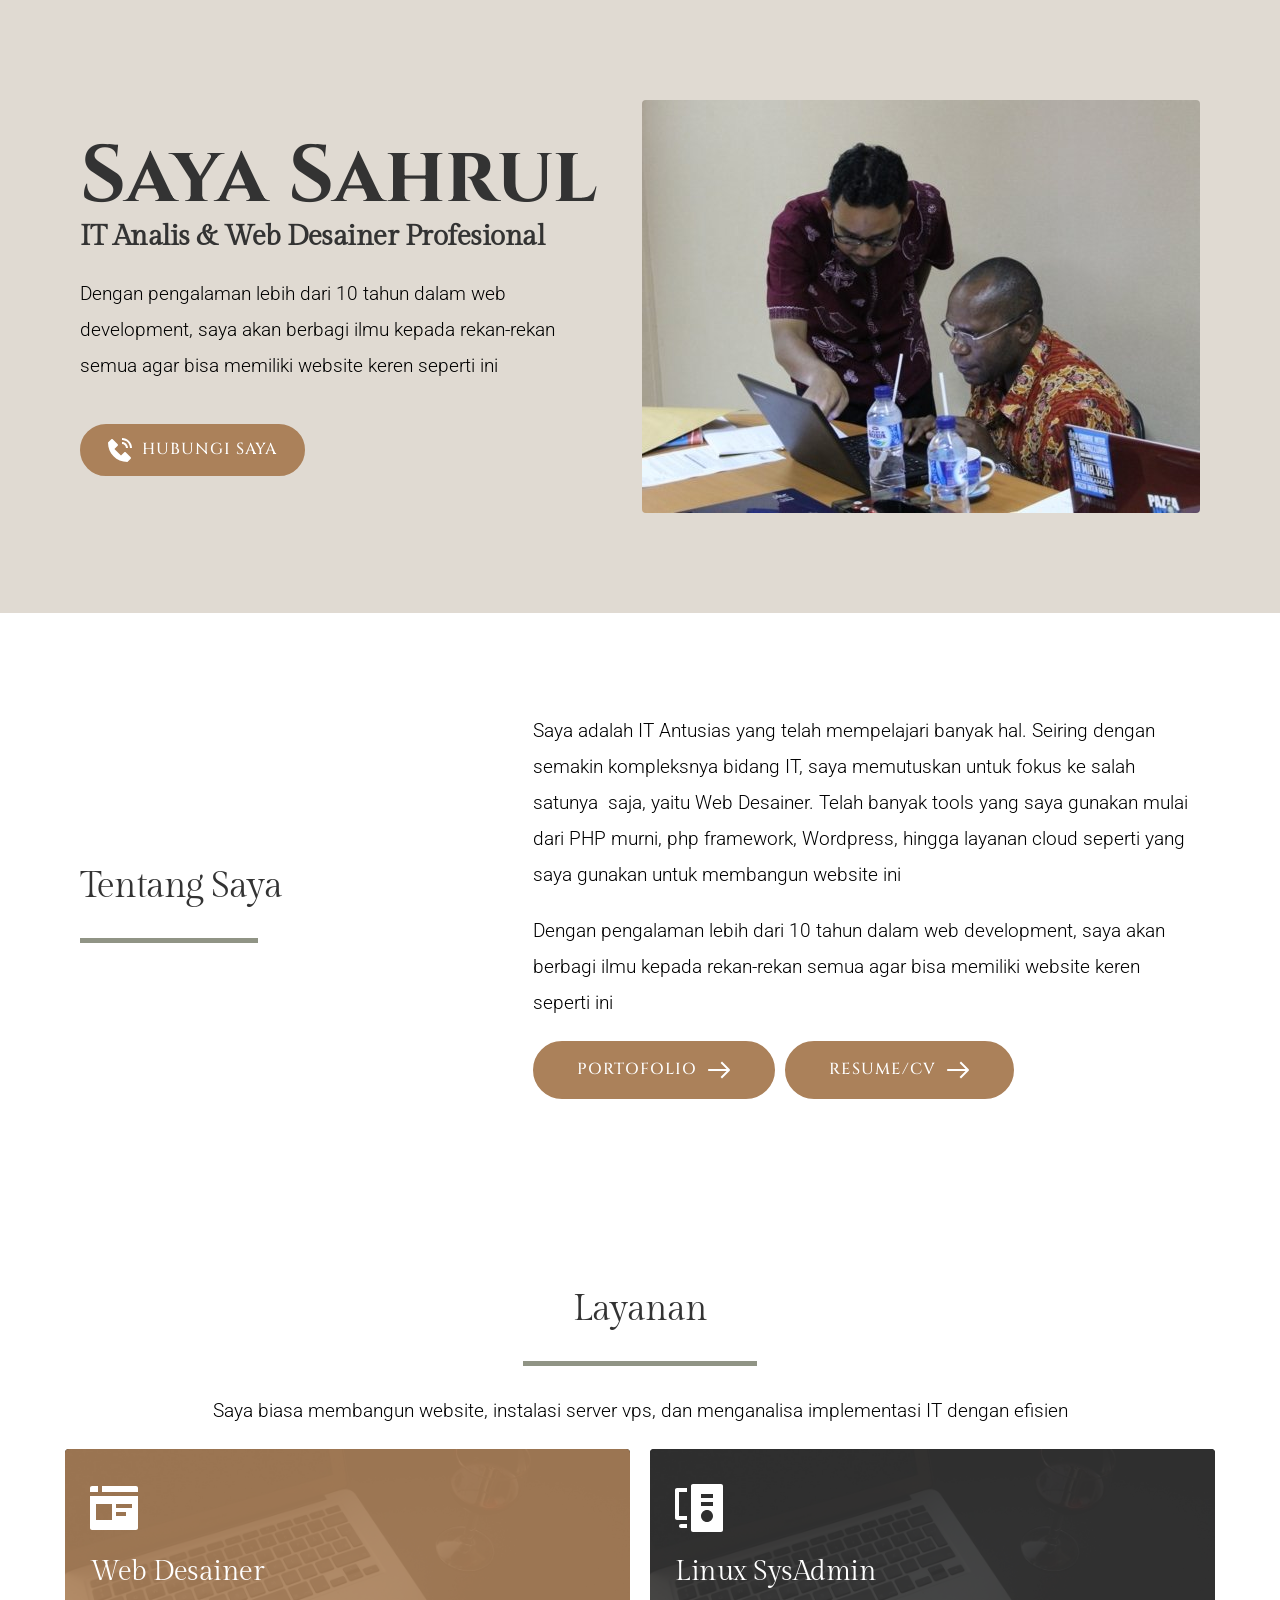
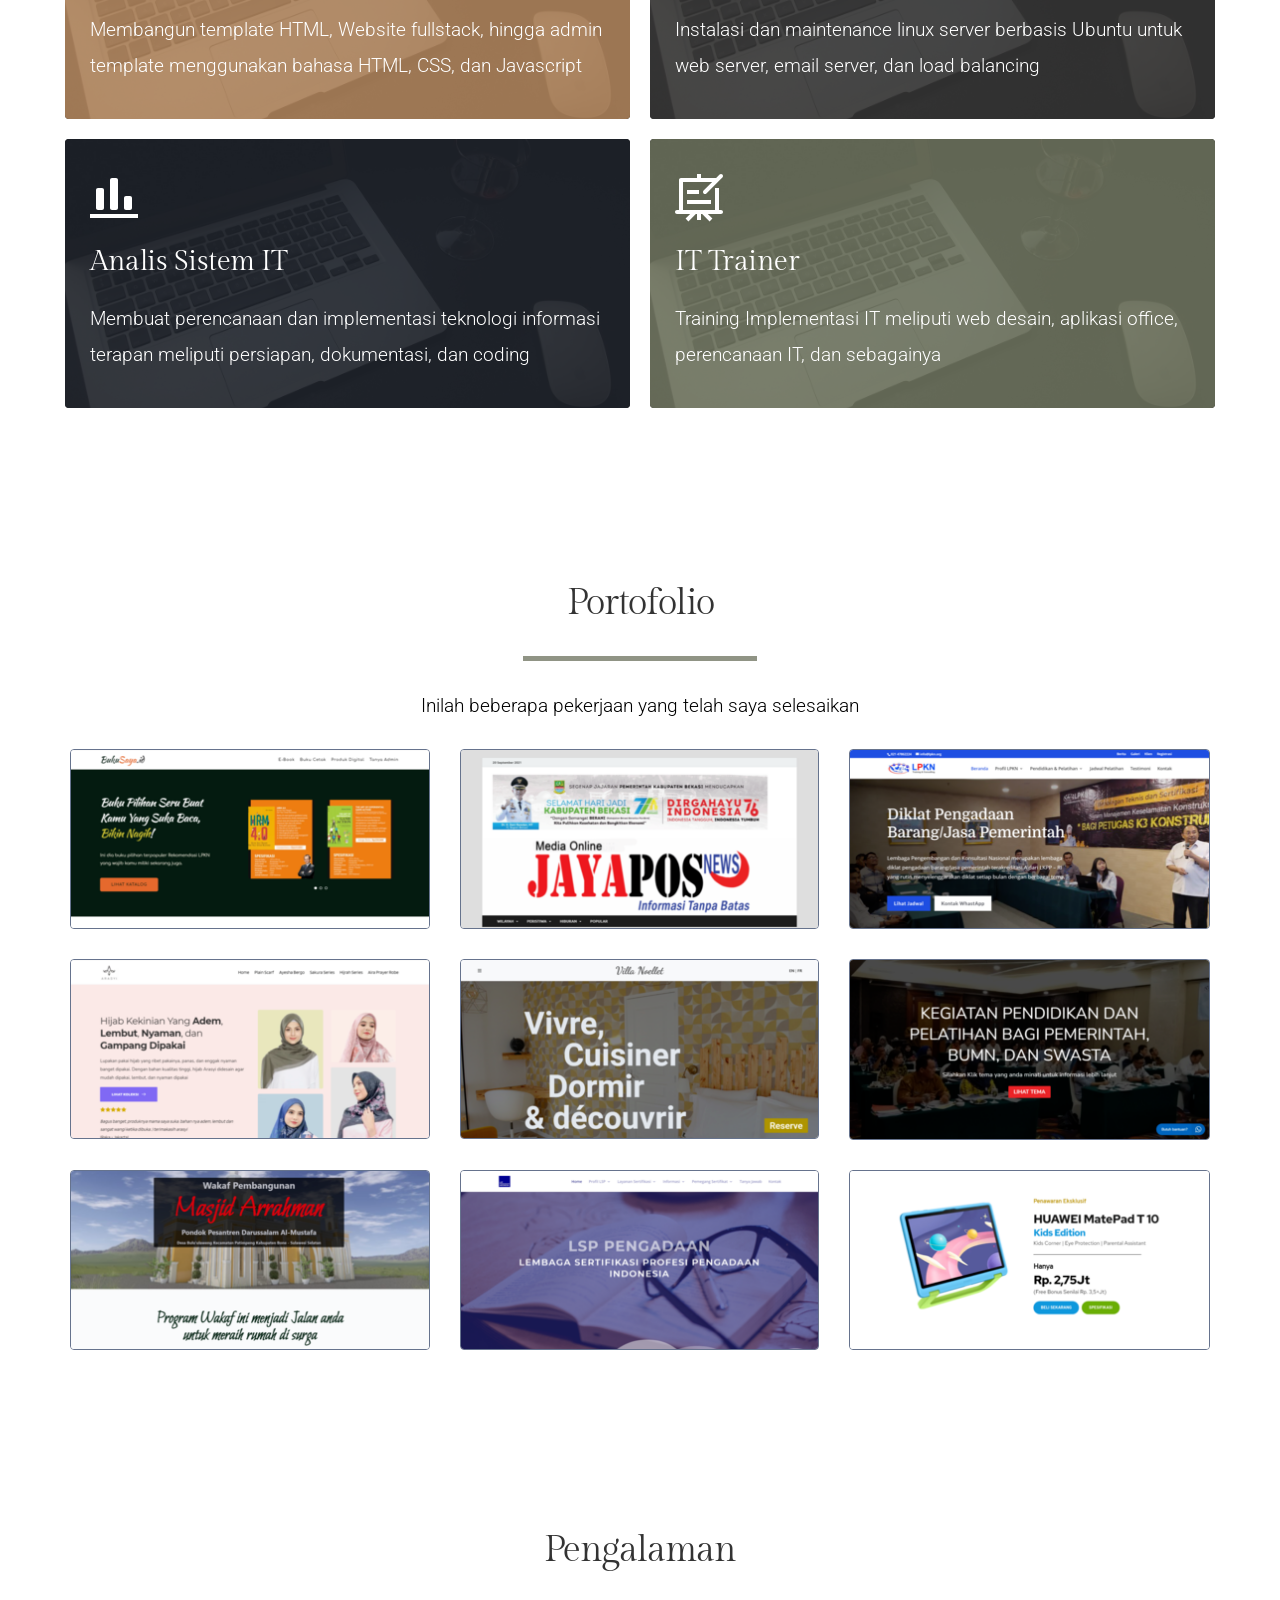
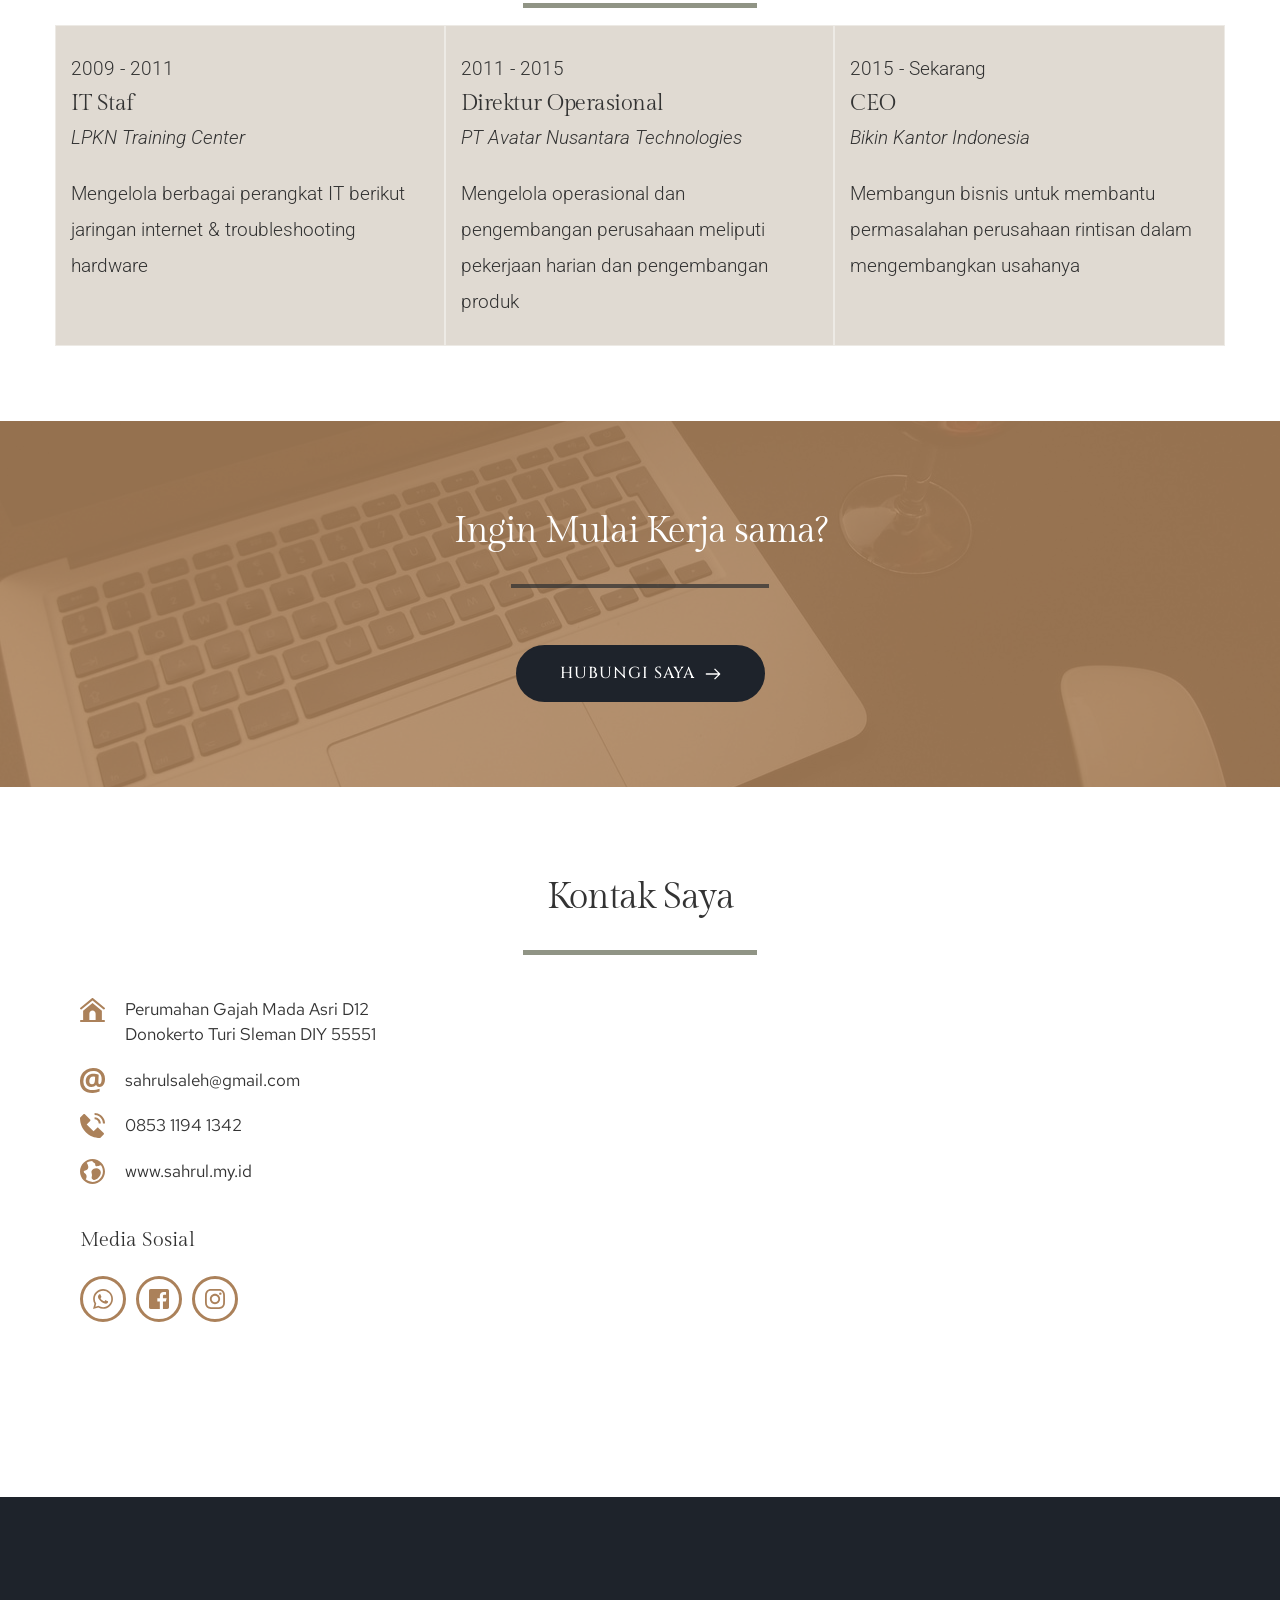
<file: demo-05.html>
<!DOCTYPE html><html lang="en"><head><meta charset="utf-8"><link rel="canonical" href="https://personalbranding.brizy.site" /><link rel="icon" href="https://a-cloud.b-cdn.net/media/iW=32&iH=any/9ddc7a0d93069bde5246b3572b9618c0.png" sizes="32x32"/><link rel="icon" href="https://a-cloud.b-cdn.net/media/iW=192&iH=any/9ddc7a0d93069bde5246b3572b9618c0.png" sizes="192x192"/><link rel="apple-touch-icon-precomposed" href="https://a-cloud.b-cdn.net/media/iW=180&iH=any/9ddc7a0d93069bde5246b3572b9618c0.png"/><title>demo-05 | Website Personal Branding</title><meta name="description" content="Contoh Website Personal branding Terbarik Berbahasa Indonesia."><meta property="og:title" content=""><meta property="og:description" content=""><meta property="og:url" content="https://personalbranding-rsume-purzners3-sahrulsaleh.vercel.app/demo-05"><meta content="summary_large_image" name="twitter:card"><!-- ASSETS --><meta name="viewport" content="width=device-width, initial-scale=1"><link class="brz-link brz-link-google-prefetch" rel="dns-prefetch" href="//ajax.googleapis.com"><link class="brz-link brz-link-google-prefetch" rel="dns-prefetch" href="//fonts.googleapis.com"><link class="brz-link brz-link-google-preconnect" rel="preconnect" href="https://fonts.gstatic.com/" crossorigin><link class="brz-link brz-link-cdn-preconnect" rel="preconnect" href="https://a-cloud.b-cdn.net" crossorigin><link href="https://fonts.googleapis.com/css?family=Cinzel:regular,500,600,700,800,900|Lato:100,100italic,300,300italic,regular,italic,700,700italic,900,900italic|Red Hat Text:regular,italic,500,500italic,700,700italic|Roboto:100,100italic,300,300italic,regular,italic,500,500italic,700,700italic,900,900italic|Gilda Display:regular|Overpass:100,100italic,200,200italic,300,300italic,regular,italic,600,600italic,700,700italic,800,800italic,900,900italic&subset=arabic,bengali,cyrillic,cyrillic-ext,devanagari,greek,greek-ext,gujarati,hebrew,khmer,korean,latin-ext,tamil,telugu,thai,vietnamese&display=swap" class="brz-link brz-link-google" type="text/css" rel="stylesheet"/><link href="assets/31675419d2c256b1a28cbbdb62f127f2.css" class="brz-link brz-link-preview-lib" data-group="group-3" rel="stylesheet"/><link href="assets/220804945b4b9bedaa86227854abd965.css" class="brz-link brz-link-preview-pro" rel="stylesheet"/><style class="brz-style">.brz .css-15ovbpv, .brz [data-css-15ovbpv] {color: rgba(255,255,255,1);border-color: rgba(35,157,219,0);background-color: rgba(189,225,244,0);background-image: none;border-width: 0;border-style: solid;width: 48px;height: 48px;font-size: 48px;padding: 0px;border-radius: 0;stroke-width: 0;transition: all .5s ease-in-out;transition-property: background,border-radius,color,border-color,box-shadow;-webkit-transition: all .5s ease-in-out;-moz-transition: all .5s ease-in-out;-webkit-transition-property: background,border-radius,color,border-color,box-shadow;-moz-transition-property: background,border-radius,color,border-color,box-shadow;}
@media (min-width: 991px) {.brz .css-15ovbpv:hover, .brz [data-css-15ovbpv]:hover {color: rgba(255,255,255,.8);border-color: rgba(35,157,219,0);background-color: rgba(189,225,244,0);background-image: none;}}
@media (max-width: 991px) {.brz .css-15ovbpv, .brz [data-css-15ovbpv] {width: 48px;height: 48px;font-size: 48px;padding: 0px;border-radius: 0px;stroke-width: 0;}}
@media (max-width: 767px) {.brz .css-15ovbpv, .brz [data-css-15ovbpv] {width: 48px;height: 48px;font-size: 48px;padding: 0px;border-radius: 0px;stroke-width: 0;}}
.brz .css-1kzdlag, .brz [data-css-1kzdlag] {color: rgba(171,129,90,1);border-color: rgba(35,157,219,0);background-color: rgba(189,225,244,0);background-image: none;border-width: 0;border-style: solid;width: 25px;height: 25px;font-size: 25px;padding: 0px;border-radius: 0;stroke-width: 0;transition: all .5s ease-in-out;transition-property: background,border-radius,color,border-color,box-shadow;-webkit-transition: all .5s ease-in-out;-moz-transition: all .5s ease-in-out;-webkit-transition-property: background,border-radius,color,border-color,box-shadow;-moz-transition-property: background,border-radius,color,border-color,box-shadow;}
@media (min-width: 991px) {.brz .css-1kzdlag:hover, .brz [data-css-1kzdlag]:hover {color: rgba(30,35,43,.8);border-color: rgba(35,157,219,0);background-color: rgba(189,225,244,0);background-image: none;}}
@media (max-width: 991px) {.brz .css-1kzdlag, .brz [data-css-1kzdlag] {width: 25px;height: 25px;font-size: 25px;padding: 0px;border-radius: 0px;stroke-width: 0;}}
@media (max-width: 767px) {.brz .css-1kzdlag, .brz [data-css-1kzdlag] {width: 25px;height: 25px;font-size: 25px;padding: 0px;border-radius: 0px;stroke-width: 0;}}
.brz .css-1pgsnf7, .brz [data-css-1pgsnf7] {color: rgba(171,129,90,1);border-color: rgba(171,129,90,1);background-color: rgba(255,255,255,.9);background-image: none;border-width: 3px;border-style: solid;width: 46px;height: 46px;font-size: 20px;padding: 10px;border-radius: 23px;stroke-width: 0;transition: all .5s ease-in-out;transition-property: background,border-radius,color,border-color,box-shadow;-webkit-transition: all .5s ease-in-out;-moz-transition: all .5s ease-in-out;-webkit-transition-property: background,border-radius,color,border-color,box-shadow;-moz-transition-property: background,border-radius,color,border-color,box-shadow;}
@media (min-width: 991px) {.brz .css-1pgsnf7:hover, .brz [data-css-1pgsnf7]:hover {color: rgba(30,35,43,.8);border-color: rgba(30,35,43,1);background-color: rgba(255,255,255,1);background-image: none;}}
@media (max-width: 991px) {.brz .css-1pgsnf7, .brz [data-css-1pgsnf7] {width: 46px;height: 46px;font-size: 20px;padding: 10px;border-radius: 23px;stroke-width: 0;}}
@media (max-width: 767px) {.brz .css-1pgsnf7, .brz [data-css-1pgsnf7] {width: 46px;height: 46px;font-size: 20px;padding: 10px;border-radius: 23px;stroke-width: 0;}}</style><style class="brz-style">.brz .brz-css-pfgyh {z-index: auto;margin: 0;}
.brz .brz-css-pfgyh.brz-section .brz-section__content {min-height: auto;display: flex;}
.brz .brz-css-pfgyh .brz-container {justify-content: center;}
.brz .brz-css-pfgyh > .slick-slider > .brz-slick-slider__dots {color: rgba(0,0,0,1);}
.brz .brz-css-pfgyh > .slick-slider > .brz-slick-slider__arrow {color: rgba(0,0,0,.7);}
@media (min-width:991px) {.brz .brz-css-pfgyh {display: block;}}
@media (min-width:991px) {.brz .brz-css-pfgyh > .slick-slider > .brz-slick-slider__arrow:hover {color: rgba(0,0,0,1);}}
@media (max-width:991px) and (min-width:768px) {.brz .brz-css-pfgyh {z-index: auto;margin: 0;}
	.brz .brz-css-pfgyh.brz-section .brz-section__content {min-height: auto;display: flex;}
	.brz .brz-css-pfgyh .brz-container {justify-content: center;}
	.brz .brz-css-pfgyh > .slick-slider > .brz-slick-slider__dots {color: rgba(0,0,0,1);}
	.brz .brz-css-pfgyh > .slick-slider > .brz-slick-slider__arrow {color: rgba(0,0,0,.7);}}
@media (max-width:991px) and (min-width:768px) {.brz .brz-css-pfgyh {display: block;}}
@media (max-width:767px) {.brz .brz-css-pfgyh {z-index: auto;margin: 0;}
	.brz .brz-css-pfgyh.brz-section .brz-section__content {min-height: auto;display: flex;}
	.brz .brz-css-pfgyh .brz-container {justify-content: center;}
	.brz .brz-css-pfgyh > .slick-slider > .brz-slick-slider__dots {color: rgba(0,0,0,1);}
	.brz .brz-css-pfgyh > .slick-slider > .brz-slick-slider__arrow {color: rgba(0,0,0,.7);}}
@media (max-width:767px) {.brz .brz-css-pfgyh {display: block;}}
.brz .brz-css-zjibj {padding: 75px 0px 75px 0px;}
.brz .brz-css-zjibj > .brz-bg {border: 0px solid rgba(102,115,141,0);border-radius: 0px;mix-blend-mode: normal;}
.brz .brz-css-zjibj > .brz-bg > .brz-bg-image {background-image: none;display: block;background-size: cover;background-repeat: no-repeat;}
.brz .brz-css-zjibj > .brz-bg > .brz-bg-image:after {content: "";background-image: none;}
.brz .brz-css-zjibj > .brz-bg > .brz-bg-color {background-color: rgba(0,0,0,0);background-image: none;}
.brz .brz-css-zjibj > .brz-bg > .brz-bg-map {display: none;}
.brz .brz-css-zjibj > .brz-bg > .brz-bg-video {display: none;}
.brz .brz-css-zjibj > .brz-bg > .brz-bg-shape__top {background-image: none;background-size: 100% 100px;height: 100px;transform: rotateX(0deg) rotateY(0deg);z-index: auto;}
.brz .brz-css-zjibj > .brz-bg > .brz-bg-shape__bottom {background-image: none;background-size: 100% 100px;height: 100px;transform: rotateX(-180deg) rotateY(-180deg);z-index: auto;}
@media (min-width:991px) {.brz .brz-css-zjibj > .brz-bg > .brz-bg-image {background-attachment: scroll;}}
@media (max-width:991px) and (min-width:768px) {.brz .brz-css-zjibj {padding: 50px 15px 50px 15px;}
	.brz .brz-css-zjibj > .brz-bg {border: 0px solid rgba(102,115,141,0);border-radius: 0px;mix-blend-mode: normal;}
	.brz .brz-css-zjibj > .brz-bg > .brz-bg-image {background-image: none;display: block;background-size: cover;background-repeat: no-repeat;}
	.brz .brz-css-zjibj > .brz-bg > .brz-bg-image:after {content: "";background-image: none;}
	.brz .brz-css-zjibj > .brz-bg > .brz-bg-color {background-color: rgba(0,0,0,0);background-image: none;}
	.brz .brz-css-zjibj > .brz-bg > .brz-bg-map {display: none;}
	.brz .brz-css-zjibj > .brz-bg > .brz-bg-video {display: none;}
	.brz .brz-css-zjibj > .brz-bg > .brz-bg-shape__top {background-image: none;background-size: 100% 100px;height: 100px;transform: rotateX(0deg) rotateY(0deg);z-index: auto;}
	.brz .brz-css-zjibj > .brz-bg > .brz-bg-shape__bottom {background-image: none;background-size: 100% 100px;height: 100px;transform: rotateX(-180deg) rotateY(-180deg);z-index: auto;}}
@media (max-width:767px) {.brz .brz-css-zjibj {padding: 25px 15px 25px 15px;}
	.brz .brz-css-zjibj > .brz-bg {border: 0px solid rgba(102,115,141,0);border-radius: 0px;mix-blend-mode: normal;}
	.brz .brz-css-zjibj > .brz-bg > .brz-bg-image {background-image: none;display: block;background-size: cover;background-repeat: no-repeat;}
	.brz .brz-css-zjibj > .brz-bg > .brz-bg-image:after {content: "";background-image: none;}
	.brz .brz-css-zjibj > .brz-bg > .brz-bg-color {background-color: rgba(0,0,0,0);background-image: none;}
	.brz .brz-css-zjibj > .brz-bg > .brz-bg-map {display: none;}
	.brz .brz-css-zjibj > .brz-bg > .brz-bg-video {display: none;}
	.brz .brz-css-zjibj > .brz-bg > .brz-bg-shape__top {background-image: none;background-size: 100% 100px;height: 100px;transform: rotateX(0deg) rotateY(0deg);z-index: auto;}
	.brz .brz-css-zjibj > .brz-bg > .brz-bg-shape__bottom {background-image: none;background-size: 100% 100px;height: 100px;transform: rotateX(-180deg) rotateY(-180deg);z-index: auto;}}
.brz .brz-css-ofafy {border: 0px solid transparent;}
@media (min-width:991px) {.brz .brz-css-ofafy {max-width: calc(1 * var(--brz-section-container-max-width,1170px));}}
@media (max-width:991px) and (min-width:768px) {.brz .brz-css-ofafy {border: 0px solid transparent;}}
@media (max-width:991px) and (min-width:768px) {.brz .brz-css-ofafy {max-width: 100%;}}
@media (max-width:767px) {.brz .brz-css-ofafy {border: 0px solid transparent;}}
@media (max-width:767px) {.brz .brz-css-ofafy {max-width: 100%;}}
.brz .brz-css-fpcvn {margin: 0;z-index: auto;align-items: flex-start;}
.brz .brz-css-fpcvn > .brz-bg {border: 0px solid rgba(102,115,141,0);border-radius: 0px;max-width: 100%;mix-blend-mode: normal;}
.brz .brz-css-fpcvn > .brz-bg > .brz-bg-image {background-image: none;display: block;}
.brz .brz-css-fpcvn > .brz-bg > .brz-bg-image:after {content: "";background-image: none;}
.brz .brz-css-fpcvn > .brz-bg > .brz-bg-color {background-color: rgba(0,0,0,0);background-image: none;}
.brz .brz-css-fpcvn > .brz-bg > .brz-bg-map {display: none;}
.brz .brz-css-fpcvn > .brz-bg > .brz-bg-video {display: none;}
.brz .brz-css-fpcvn > .brz-row {border: 0px solid transparent;}
@media (min-width:991px) {.brz .brz-css-fpcvn {min-height: auto;display: flex;}
	.brz .brz-css-fpcvn > .brz-bg {transition-duration: .5s;transition-property: filter,box-shadow,background,border-radius,border-color;}
	.brz .brz-css-fpcvn > .brz-bg > .brz-bg-image {transition-duration: .5s;transition-property: filter,box-shadow,background,border-radius,border-color;}
	.brz .brz-css-fpcvn > .brz-bg > .brz-bg-color {transition-duration: .5s;transition-property: filter,box-shadow,background,border-radius,border-color;}
	.brz .brz-css-fpcvn > .brz-bg > .brz-bg-video {transition-duration: .5s;transition-property: filter,box-shadow,background,border-radius,border-color;}
	.brz .brz-css-fpcvn > .brz-row {transition-duration: .5s;transition-property: filter,box-shadow,background,border-radius,border-color;}}
@media (max-width:991px) and (min-width:768px) {.brz .brz-css-fpcvn {margin: 0;z-index: auto;align-items: flex-start;}
	.brz .brz-css-fpcvn > .brz-bg {border: 0px solid rgba(102,115,141,0);border-radius: 0px;max-width: 100%;mix-blend-mode: normal;}
	.brz .brz-css-fpcvn > .brz-bg > .brz-bg-image {background-image: none;display: block;}
	.brz .brz-css-fpcvn > .brz-bg > .brz-bg-image:after {content: "";background-image: none;}
	.brz .brz-css-fpcvn > .brz-bg > .brz-bg-color {background-color: rgba(0,0,0,0);background-image: none;}
	.brz .brz-css-fpcvn > .brz-bg > .brz-bg-map {display: none;}
	.brz .brz-css-fpcvn > .brz-bg > .brz-bg-video {display: none;}
	.brz .brz-css-fpcvn > .brz-row {border: 0px solid transparent;}}
@media (max-width:991px) and (min-width:768px) {.brz .brz-css-fpcvn {min-height: auto;display: flex;}
	.brz .brz-css-fpcvn > .brz-bg {transition-duration: .5s;transition-property: filter,box-shadow,background,border-radius,border-color;}
	.brz .brz-css-fpcvn > .brz-bg > .brz-bg-image {transition-duration: .5s;transition-property: filter,box-shadow,background,border-radius,border-color;}
	.brz .brz-css-fpcvn > .brz-bg > .brz-bg-color {transition-duration: .5s;transition-property: filter,box-shadow,background,border-radius,border-color;}
	.brz .brz-css-fpcvn > .brz-bg > .brz-bg-video {transition-duration: .5s;transition-property: filter,box-shadow,background,border-radius,border-color;}
	.brz .brz-css-fpcvn > .brz-row {flex-direction: row;flex-wrap: wrap;justify-content: flex-start;transition-duration: .5s;transition-property: filter,box-shadow,background,border-radius,border-color;}}
@media (max-width:767px) {.brz .brz-css-fpcvn {margin: 0;z-index: auto;align-items: flex-start;}
	.brz .brz-css-fpcvn > .brz-bg {border: 0px solid rgba(102,115,141,0);border-radius: 0px;max-width: 100%;mix-blend-mode: normal;}
	.brz .brz-css-fpcvn > .brz-bg > .brz-bg-image {background-image: none;display: block;}
	.brz .brz-css-fpcvn > .brz-bg > .brz-bg-image:after {content: "";background-image: none;}
	.brz .brz-css-fpcvn > .brz-bg > .brz-bg-color {background-color: rgba(0,0,0,0);background-image: none;}
	.brz .brz-css-fpcvn > .brz-bg > .brz-bg-map {display: none;}
	.brz .brz-css-fpcvn > .brz-bg > .brz-bg-video {display: none;}
	.brz .brz-css-fpcvn > .brz-row {border: 0px solid transparent;}}
@media (max-width:767px) {.brz .brz-css-fpcvn {min-height: auto;display: flex;}
	.brz .brz-css-fpcvn > .brz-bg {transition-duration: .5s;transition-property: filter,box-shadow,background,border-radius,border-color;}
	.brz .brz-css-fpcvn > .brz-bg > .brz-bg-image {transition-duration: .5s;transition-property: filter,box-shadow,background,border-radius,border-color;}
	.brz .brz-css-fpcvn > .brz-bg > .brz-bg-color {transition-duration: .5s;transition-property: filter,box-shadow,background,border-radius,border-color;}
	.brz .brz-css-fpcvn > .brz-bg > .brz-bg-video {transition-duration: .5s;transition-property: filter,box-shadow,background,border-radius,border-color;}
	.brz .brz-css-fpcvn > .brz-row {flex-direction: row;flex-wrap: wrap;justify-content: flex-start;transition-duration: .5s;transition-property: filter,box-shadow,background,border-radius,border-color;}}
.brz .brz-css-zwfan {padding: 10px;max-width: 100%;}
@media (max-width:991px) and (min-width:768px) {.brz .brz-css-zwfan {padding: 0;max-width: 100%;}}
@media (max-width:767px) {.brz .brz-css-zwfan {padding: 0;max-width: 100%;}}
.brz .brz-css-nfcdl {z-index: auto;flex: 1 1 50%;max-width: 50%;justify-content: flex-start;}
.brz .brz-css-nfcdl > .brz-bg {border: 0px solid rgba(102,115,141,0);border-radius: 0px;margin: 0;mix-blend-mode: normal;}
.brz .brz-css-nfcdl > .brz-bg > .brz-bg-image {background-image: none;display: block;}
.brz .brz-css-nfcdl > .brz-bg > .brz-bg-image:after {content: "";background-image: none;}
.brz .brz-css-nfcdl > .brz-bg > .brz-bg-color {background-color: rgba(0,0,0,0);background-image: none;}
.brz .brz-css-nfcdl > .brz-bg > .brz-bg-map {display: none;}
.brz .brz-css-nfcdl > .brz-bg > .brz-bg-video {display: none;}
@media (min-width:991px) {.brz .brz-css-nfcdl > .brz-bg {transition-duration: .5s;transition-property: filter,box-shadow,background,border-radius,border-color;}
	.brz .brz-css-nfcdl > .brz-bg > .brz-bg-image {transition-duration: .5s;transition-property: filter,box-shadow,background,border-radius,border-color;}
	.brz .brz-css-nfcdl > .brz-bg > .brz-bg-color {transition-duration: .5s;transition-property: filter,box-shadow,background,border-radius,border-color;}}
@media (max-width:991px) and (min-width:768px) {.brz .brz-css-nfcdl {z-index: auto;flex: 1 1 50%;max-width: 50%;justify-content: flex-start;}
	.brz .brz-css-nfcdl > .brz-bg {border: 0px solid rgba(102,115,141,0);border-radius: 0px;margin: 0;mix-blend-mode: normal;}
	.brz .brz-css-nfcdl > .brz-bg > .brz-bg-image {background-image: none;display: block;}
	.brz .brz-css-nfcdl > .brz-bg > .brz-bg-image:after {content: "";background-image: none;}
	.brz .brz-css-nfcdl > .brz-bg > .brz-bg-color {background-color: rgba(0,0,0,0);background-image: none;}
	.brz .brz-css-nfcdl > .brz-bg > .brz-bg-map {display: none;}
	.brz .brz-css-nfcdl > .brz-bg > .brz-bg-video {display: none;}}
@media (max-width:991px) and (min-width:768px) {.brz .brz-css-nfcdl > .brz-bg {transition-duration: .5s;transition-property: filter,box-shadow,background,border-radius,border-color;}
	.brz .brz-css-nfcdl > .brz-bg > .brz-bg-image {transition-duration: .5s;transition-property: filter,box-shadow,background,border-radius,border-color;}
	.brz .brz-css-nfcdl > .brz-bg > .brz-bg-color {transition-duration: .5s;transition-property: filter,box-shadow,background,border-radius,border-color;}}
@media (max-width:767px) {.brz .brz-css-nfcdl {z-index: auto;flex: 1 1 100%;max-width: 100%;justify-content: flex-start;}
	.brz .brz-css-nfcdl > .brz-bg {border: 0px solid rgba(102,115,141,0);border-radius: 0px;margin: 10px 0px 10px 0px;mix-blend-mode: normal;}
	.brz .brz-css-nfcdl > .brz-bg > .brz-bg-image {background-image: none;display: block;}
	.brz .brz-css-nfcdl > .brz-bg > .brz-bg-image:after {content: "";background-image: none;}
	.brz .brz-css-nfcdl > .brz-bg > .brz-bg-color {background-color: rgba(0,0,0,0);background-image: none;}
	.brz .brz-css-nfcdl > .brz-bg > .brz-bg-map {display: none;}
	.brz .brz-css-nfcdl > .brz-bg > .brz-bg-video {display: none;}}
@media (max-width:767px) {.brz .brz-css-nfcdl > .brz-bg {transition-duration: .5s;transition-property: filter,box-shadow,background,border-radius,border-color;}
	.brz .brz-css-nfcdl > .brz-bg > .brz-bg-image {transition-duration: .5s;transition-property: filter,box-shadow,background,border-radius,border-color;}
	.brz .brz-css-nfcdl > .brz-bg > .brz-bg-color {transition-duration: .5s;transition-property: filter,box-shadow,background,border-radius,border-color;}}
.brz .brz-css-jxicb {z-index: auto;margin: 0;border: 0px solid transparent;padding: 5px 15px 5px 15px;min-height: auto;}
@media (min-width:991px) {.brz .brz-css-jxicb {display: flex;transition-duration: .5s;transition-property: filter,box-shadow,background,border-radius,border-color;}}
@media (max-width:991px) and (min-width:768px) {.brz .brz-css-jxicb {z-index: auto;margin: 0;border: 0px solid transparent;padding: 5px 15px 5px 15px;min-height: auto;}}
@media (max-width:991px) and (min-width:768px) {.brz .brz-css-jxicb {display: flex;transition-duration: .5s;transition-property: filter,box-shadow,background,border-radius,border-color;}}
@media (max-width:767px) {.brz .brz-css-jxicb {z-index: auto;margin: 10px 0px 10px 0px;border: 0px solid transparent;padding: 0;min-height: auto;}}
@media (max-width:767px) {.brz .brz-css-jxicb {display: flex;transition-duration: .5s;transition-property: filter,box-shadow,background,border-radius,border-color;}}
.brz .brz-css-kfein {padding: 0;margin: 10px 0px 10px 0px;justify-content: center;position: relative;}
@media (min-width:991px) {.brz .brz-css-kfein {display: flex;z-index: auto;position: relative;}}
@media (max-width:991px) and (min-width:768px) {.brz .brz-css-kfein {padding: 0;margin: 10px 0px 10px 0px;justify-content: center;position: relative;}}
@media (max-width:991px) and (min-width:768px) {.brz .brz-css-kfein {display: flex;z-index: auto;position: relative;}}
@media (max-width:767px) {.brz .brz-css-kfein {padding: 0;margin: 10px 0px 10px 0px;justify-content: center;position: relative;}}
@media (max-width:767px) {.brz .brz-css-kfein {display: flex;z-index: auto;position: relative;}}
.brz .brz-css-gvupr {width: 100%;mix-blend-mode: normal;}
@media (max-width:991px) and (min-width:768px) {.brz .brz-css-gvupr {width: 100%;mix-blend-mode: normal;}}
@media (max-width:767px) {.brz .brz-css-gvupr {width: 100%;mix-blend-mode: normal;}}
.brz .brz-css-vmcal {height: 50px;}
@media (max-width:991px) and (min-width:768px) {.brz .brz-css-vmcal {height: 50px;}}
@media (max-width:767px) {.brz .brz-css-vmcal {height: 50px;}}
.brz .brz-css-quduq {z-index: auto;position: relative;margin: 10px 0px 10px 0px;}
@media (min-width:991px) {.brz .brz-css-quduq {display: flex;position: relative;}}
@media (max-width:991px) and (min-width:768px) {.brz .brz-css-quduq {z-index: auto;position: relative;margin: 10px 0px 10px 0px;}}
@media (max-width:991px) and (min-width:768px) {.brz .brz-css-quduq {display: flex;position: relative;}}
@media (max-width:767px) {.brz .brz-css-quduq {z-index: auto;position: relative;margin: 10px 0px 10px 0px;}}
@media (max-width:767px) {.brz .brz-css-quduq {display: flex;position: relative;}}
.brz .brz-css-dkpnk {justify-content: center;padding: 0;margin: 0px -5px -20px -5px;}
@media (max-width:991px) and (min-width:768px) {.brz .brz-css-dkpnk {justify-content: center;padding: 0;margin: 0px -5px -20px -5px;}}
@media (max-width:767px) {.brz .brz-css-dkpnk {justify-content: center;padding: 0;margin: 0px -5px -20px -5px;}}
.brz .brz-css-bmlhj {padding: 0px 5px 20px 5px;}
@media (max-width:991px) and (min-width:768px) {.brz .brz-css-bmlhj {padding: 0px 5px 20px 5px;}}
@media (max-width:767px) {.brz .brz-css-bmlhj {padding: 0px 5px 20px 5px;}}
.brz .brz-css-xzllb {font-size: 16px;margin-left: 10px;margin-right: 0;stroke-width: 0;}
@media (max-width:991px) and (min-width:768px) {.brz .brz-css-xzllb {font-size: 16px;margin-left: 10px;margin-right: 0;stroke-width: 0;}}
@media (max-width:767px) {.brz .brz-css-xzllb {font-size: 16px;margin-left: 10px;margin-right: 0;stroke-width: 0;}}
.brz .brz-css-nraph.brz-btn {display: flex;align-items: center;justify-content: center;font-family: Cinzel,serif;font-weight: 500;font-size: 16px;line-height: 1.6;letter-spacing: 1px;color: rgba(255,255,255,1);border: 2px solid rgba(171,129,90,0);border-radius: 2px;background-color: rgba(171,129,90,1);background-image: none;padding: 14px 42px 14px 42px;flex-flow: row-reverse nowrap;}
.brz .brz-css-nraph.brz-btn.brz-btn-submit {color: rgba(255,255,255,1);background-color: rgba(171,129,90,1);}
.brz .brz-css-nraph .brz-btn--story-container {border: 2px solid rgba(171,129,90,0);flex-flow: row-reverse nowrap;border-radius: 2px;}
@media (min-width:991px) {.brz .brz-css-nraph.brz-btn {transition-duration: .5s;transition-property: color,box-shadow,background,border-color;}}
@media (min-width:991px) {.brz .brz-css-nraph.brz-btn:hover {background-color: rgba(171,129,90,.8);}
	.brz .brz-css-nraph.brz-btn.brz-btn-submit:hover {background-color: rgba(171,129,90,.8);}}
@media (max-width:991px) and (min-width:768px) {.brz .brz-css-nraph.brz-btn {display: flex;align-items: center;justify-content: center;font-family: Cinzel,serif;font-weight: 500;font-size: 14px;line-height: 1.6;letter-spacing: 1px;color: rgba(255,255,255,1);border: 2px solid rgba(171,129,90,0);border-radius: 2px;background-color: rgba(171,129,90,1);background-image: none;padding: 11px 26px 11px 26px;flex-flow: row-reverse nowrap;}
	.brz .brz-css-nraph.brz-btn.brz-btn-submit {color: rgba(255,255,255,1);background-color: rgba(171,129,90,1);}
	.brz .brz-css-nraph .brz-btn--story-container {border: 2px solid rgba(171,129,90,0);flex-flow: row-reverse nowrap;border-radius: 2px;}}
@media (max-width:991px) and (min-width:768px) {.brz .brz-css-nraph.brz-btn {transition-duration: .5s;transition-property: color,box-shadow,background,border-color;}}
@media (max-width:767px) {.brz .brz-css-nraph.brz-btn {display: flex;align-items: center;justify-content: center;font-family: Cinzel,serif;font-weight: 500;font-size: 14px;line-height: 1.6;letter-spacing: 1px;color: rgba(255,255,255,1);border: 2px solid rgba(171,129,90,0);border-radius: 2px;background-color: rgba(171,129,90,1);background-image: none;padding: 11px 26px 11px 26px;flex-flow: row-reverse nowrap;}
	.brz .brz-css-nraph.brz-btn.brz-btn-submit {color: rgba(255,255,255,1);background-color: rgba(171,129,90,1);}
	.brz .brz-css-nraph .brz-btn--story-container {border: 2px solid rgba(171,129,90,0);flex-flow: row-reverse nowrap;border-radius: 2px;}}
@media (max-width:767px) {.brz .brz-css-nraph.brz-btn {transition-duration: .5s;transition-property: color,box-shadow,background,border-color;}}
.brz .brz-css-owcho {max-width: 100%;height: auto;border: 0px solid rgba(102,115,141,0);border-radius: 0px;}
.brz .brz-css-owcho:after {background-color: rgba(255,255,255,0);background-image: none;}
@media (min-width:991px) {.brz .brz-css-owcho {transition-duration: .5s;transition-property: border,box-shadow,filter,background-color;}
	.brz .brz-css-owcho:after {transition-duration: .5s;transition-property: border,box-shadow,filter,background-color;}
	.brz .brz-css-owcho .brz-picture {transition-duration: .5s;transition-property: border,box-shadow,filter,background-color;}}
@media (max-width:991px) and (min-width:768px) {.brz .brz-css-owcho {max-width: 100%;height: auto;border: 0px solid rgba(102,115,141,0);border-radius: 0px;}
	.brz .brz-css-owcho:after {background-color: rgba(255,255,255,0);background-image: none;}}
@media (max-width:991px) and (min-width:768px) {.brz .brz-css-owcho {transition-duration: .5s;transition-property: border,box-shadow,filter,background-color;}
	.brz .brz-css-owcho:after {transition-duration: .5s;transition-property: border,box-shadow,filter,background-color;}
	.brz .brz-css-owcho .brz-picture {transition-duration: .5s;transition-property: border,box-shadow,filter,background-color;}}
@media (max-width:767px) {.brz .brz-css-owcho {max-width: 100%;height: auto;border: 0px solid rgba(102,115,141,0);border-radius: 0px;}
	.brz .brz-css-owcho:after {background-color: rgba(255,255,255,0);background-image: none;}}
@media (max-width:767px) {.brz .brz-css-owcho {transition-duration: .5s;transition-property: border,box-shadow,filter,background-color;}
	.brz .brz-css-owcho:after {transition-duration: .5s;transition-property: border,box-shadow,filter,background-color;}
	.brz .brz-css-owcho .brz-picture {transition-duration: .5s;transition-property: border,box-shadow,filter,background-color;}}
.brz .brz-css-gzzmd {padding-top: 73.9806%;}
.brz .brz-css-gzzmd > .brz-img {position: absolute;width: 100%;}
@media (max-width:991px) and (min-width:768px) {.brz .brz-css-gzzmd {padding-top: 73.9818%;}
	.brz .brz-css-gzzmd > .brz-img {position: absolute;width: 100%;}}
@media (max-width:767px) {.brz .brz-css-gzzmd {padding-top: 73.9819%;}
	.brz .brz-css-gzzmd > .brz-img {position: absolute;width: 100%;}}
.brz .brz-css-cefgm {width: 75%;}
.brz .brz-css-cefgm .brz-hr {border-top: 2px solid rgba(51,51,51,.75);}
.brz .brz-css-cefgm .brz-line-container:before {border-top: 2px solid rgba(51,51,51,.75);}
.brz .brz-css-cefgm .brz-line-container:after {border-top: 2px solid rgba(51,51,51,.75);}
.brz .brz-css-cefgm .brz-line-content {color: rgba(0,0,0,1);margin: 0 10px;}
.brz .brz-css-cefgm.brz-line-text .brz-line-content {font-family: Lato,sans-serif;font-size: 20px;line-height: 1;font-weight: 400;letter-spacing: 0px;}
.brz .brz-css-cefgm.brz-line-icon .brz-line-content {font-size: 20px;}
@media (max-width:991px) and (min-width:768px) {.brz .brz-css-cefgm {width: 75%;}
	.brz .brz-css-cefgm .brz-hr {border-top: 2px solid rgba(51,51,51,.75);}
	.brz .brz-css-cefgm .brz-line-container:before {border-top: 2px solid rgba(51,51,51,.75);}
	.brz .brz-css-cefgm .brz-line-container:after {border-top: 2px solid rgba(51,51,51,.75);}
	.brz .brz-css-cefgm .brz-line-content {color: rgba(0,0,0,1);margin: 0 10px;}
	.brz .brz-css-cefgm.brz-line-text .brz-line-content {font-family: Lato,sans-serif;font-size: 20px;line-height: 1;font-weight: 400;letter-spacing: 0px;}
	.brz .brz-css-cefgm.brz-line-icon .brz-line-content {font-size: 20px;}}
@media (max-width:767px) {.brz .brz-css-cefgm {width: 75%;}
	.brz .brz-css-cefgm .brz-hr {border-top: 2px solid rgba(51,51,51,.75);}
	.brz .brz-css-cefgm .brz-line-container:before {border-top: 2px solid rgba(51,51,51,.75);}
	.brz .brz-css-cefgm .brz-line-container:after {border-top: 2px solid rgba(51,51,51,.75);}
	.brz .brz-css-cefgm .brz-line-content {color: rgba(0,0,0,1);margin: 0 10px;}
	.brz .brz-css-cefgm.brz-line-text .brz-line-content {font-family: Lato,sans-serif;font-size: 20px;line-height: 1;font-weight: 400;letter-spacing: 0px;}
	.brz .brz-css-cefgm.brz-line-icon .brz-line-content {font-size: 20px;}}
.brz .brz-css-xgddy {max-width: 100%;height: auto;border: 0px solid rgba(102,115,141,0);border-radius: 0px;}
.brz .brz-css-xgddy:after {background-color: rgba(255,255,255,0);background-image: none;}
@media (min-width:991px) {.brz .brz-css-xgddy {transition-duration: .5s;transition-property: border,box-shadow,filter,background-color;}
	.brz .brz-css-xgddy:after {transition-duration: .5s;transition-property: border,box-shadow,filter,background-color;}
	.brz .brz-css-xgddy .brz-picture {transition-duration: .5s;transition-property: border,box-shadow,filter,background-color;}}
@media (max-width:991px) and (min-width:768px) {.brz .brz-css-xgddy {max-width: 100%;height: auto;border: 0px solid rgba(102,115,141,0);border-radius: 0px;}
	.brz .brz-css-xgddy:after {background-color: rgba(255,255,255,0);background-image: none;}}
@media (max-width:991px) and (min-width:768px) {.brz .brz-css-xgddy {transition-duration: .5s;transition-property: border,box-shadow,filter,background-color;}
	.brz .brz-css-xgddy:after {transition-duration: .5s;transition-property: border,box-shadow,filter,background-color;}
	.brz .brz-css-xgddy .brz-picture {transition-duration: .5s;transition-property: border,box-shadow,filter,background-color;}}
@media (max-width:767px) {.brz .brz-css-xgddy {max-width: 100%;height: auto;border: 0px solid rgba(102,115,141,0);border-radius: 0px;}
	.brz .brz-css-xgddy:after {background-color: rgba(255,255,255,0);background-image: none;}}
@media (max-width:767px) {.brz .brz-css-xgddy {transition-duration: .5s;transition-property: border,box-shadow,filter,background-color;}
	.brz .brz-css-xgddy:after {transition-duration: .5s;transition-property: border,box-shadow,filter,background-color;}
	.brz .brz-css-xgddy .brz-picture {transition-duration: .5s;transition-property: border,box-shadow,filter,background-color;}}
.brz .brz-css-zogns {padding-top: 49.7831%;}
.brz .brz-css-zogns > .brz-img {position: absolute;width: 100%;}
@media (max-width:991px) and (min-width:768px) {.brz .brz-css-zogns {padding-top: 49.7829%;}
	.brz .brz-css-zogns > .brz-img {position: absolute;width: 100%;}}
@media (max-width:767px) {.brz .brz-css-zogns {padding-top: 49.7829%;}
	.brz .brz-css-zogns > .brz-img {position: absolute;width: 100%;}}
.brz .brz-css-udpnx {max-width: 100%;height: auto;border: 0px solid rgba(102,115,141,0);border-radius: 0px;}
.brz .brz-css-udpnx:after {background-color: rgba(255,255,255,0);background-image: none;}
@media (min-width:991px) {.brz .brz-css-udpnx {transition-duration: .5s;transition-property: border,box-shadow,filter,background-color;}
	.brz .brz-css-udpnx:after {transition-duration: .5s;transition-property: border,box-shadow,filter,background-color;}
	.brz .brz-css-udpnx .brz-picture {transition-duration: .5s;transition-property: border,box-shadow,filter,background-color;}}
@media (max-width:991px) and (min-width:768px) {.brz .brz-css-udpnx {max-width: 100%;height: auto;border: 0px solid rgba(102,115,141,0);border-radius: 0px;}
	.brz .brz-css-udpnx:after {background-color: rgba(255,255,255,0);background-image: none;}}
@media (max-width:991px) and (min-width:768px) {.brz .brz-css-udpnx {transition-duration: .5s;transition-property: border,box-shadow,filter,background-color;}
	.brz .brz-css-udpnx:after {transition-duration: .5s;transition-property: border,box-shadow,filter,background-color;}
	.brz .brz-css-udpnx .brz-picture {transition-duration: .5s;transition-property: border,box-shadow,filter,background-color;}}
@media (max-width:767px) {.brz .brz-css-udpnx {max-width: 100%;height: auto;border: 0px solid rgba(102,115,141,0);border-radius: 0px;}
	.brz .brz-css-udpnx:after {background-color: rgba(255,255,255,0);background-image: none;}}
@media (max-width:767px) {.brz .brz-css-udpnx {transition-duration: .5s;transition-property: border,box-shadow,filter,background-color;}
	.brz .brz-css-udpnx:after {transition-duration: .5s;transition-property: border,box-shadow,filter,background-color;}
	.brz .brz-css-udpnx .brz-picture {transition-duration: .5s;transition-property: border,box-shadow,filter,background-color;}}
.brz .brz-css-hqzrl {padding-top: 49.7831%;}
.brz .brz-css-hqzrl > .brz-img {position: absolute;width: 100%;}
@media (max-width:991px) and (min-width:768px) {.brz .brz-css-hqzrl {padding-top: 49.7829%;}
	.brz .brz-css-hqzrl > .brz-img {position: absolute;width: 100%;}}
@media (max-width:767px) {.brz .brz-css-hqzrl {padding-top: 49.7829%;}
	.brz .brz-css-hqzrl > .brz-img {position: absolute;width: 100%;}}
.brz .brz-css-pibrz {max-width: 100%;height: auto;border: 0px solid rgba(102,115,141,0);border-radius: 0px;}
.brz .brz-css-pibrz:after {background-color: rgba(255,255,255,0);background-image: none;}
@media (min-width:991px) {.brz .brz-css-pibrz {transition-duration: .5s;transition-property: border,box-shadow,filter,background-color;}
	.brz .brz-css-pibrz:after {transition-duration: .5s;transition-property: border,box-shadow,filter,background-color;}
	.brz .brz-css-pibrz .brz-picture {transition-duration: .5s;transition-property: border,box-shadow,filter,background-color;}}
@media (max-width:991px) and (min-width:768px) {.brz .brz-css-pibrz {max-width: 100%;height: auto;border: 0px solid rgba(102,115,141,0);border-radius: 0px;}
	.brz .brz-css-pibrz:after {background-color: rgba(255,255,255,0);background-image: none;}}
@media (max-width:991px) and (min-width:768px) {.brz .brz-css-pibrz {transition-duration: .5s;transition-property: border,box-shadow,filter,background-color;}
	.brz .brz-css-pibrz:after {transition-duration: .5s;transition-property: border,box-shadow,filter,background-color;}
	.brz .brz-css-pibrz .brz-picture {transition-duration: .5s;transition-property: border,box-shadow,filter,background-color;}}
@media (max-width:767px) {.brz .brz-css-pibrz {max-width: 100%;height: auto;border: 0px solid rgba(102,115,141,0);border-radius: 0px;}
	.brz .brz-css-pibrz:after {background-color: rgba(255,255,255,0);background-image: none;}}
@media (max-width:767px) {.brz .brz-css-pibrz {transition-duration: .5s;transition-property: border,box-shadow,filter,background-color;}
	.brz .brz-css-pibrz:after {transition-duration: .5s;transition-property: border,box-shadow,filter,background-color;}
	.brz .brz-css-pibrz .brz-picture {transition-duration: .5s;transition-property: border,box-shadow,filter,background-color;}}
.brz .brz-css-gcxgm {padding-top: 49.781%;}
.brz .brz-css-gcxgm > .brz-img {position: absolute;width: 100%;}
@media (max-width:991px) and (min-width:768px) {.brz .brz-css-gcxgm {padding-top: 49.7837%;}
	.brz .brz-css-gcxgm > .brz-img {position: absolute;width: 100%;}}
@media (max-width:767px) {.brz .brz-css-gcxgm {padding-top: 49.7829%;}
	.brz .brz-css-gcxgm > .brz-img {position: absolute;width: 100%;}}
.brz .brz-css-gmdzt {max-width: 100%;height: auto;border: 0px solid rgba(102,115,141,0);border-radius: 0px;}
.brz .brz-css-gmdzt:after {background-color: rgba(255,255,255,0);background-image: none;}
@media (min-width:991px) {.brz .brz-css-gmdzt {transition-duration: .5s;transition-property: border,box-shadow,filter,background-color;}
	.brz .brz-css-gmdzt:after {transition-duration: .5s;transition-property: border,box-shadow,filter,background-color;}
	.brz .brz-css-gmdzt .brz-picture {transition-duration: .5s;transition-property: border,box-shadow,filter,background-color;}}
@media (max-width:991px) and (min-width:768px) {.brz .brz-css-gmdzt {max-width: 100%;height: auto;border: 0px solid rgba(102,115,141,0);border-radius: 0px;}
	.brz .brz-css-gmdzt:after {background-color: rgba(255,255,255,0);background-image: none;}}
@media (max-width:991px) and (min-width:768px) {.brz .brz-css-gmdzt {transition-duration: .5s;transition-property: border,box-shadow,filter,background-color;}
	.brz .brz-css-gmdzt:after {transition-duration: .5s;transition-property: border,box-shadow,filter,background-color;}
	.brz .brz-css-gmdzt .brz-picture {transition-duration: .5s;transition-property: border,box-shadow,filter,background-color;}}
@media (max-width:767px) {.brz .brz-css-gmdzt {max-width: 100%;height: auto;border: 0px solid rgba(102,115,141,0);border-radius: 0px;}
	.brz .brz-css-gmdzt:after {background-color: rgba(255,255,255,0);background-image: none;}}
@media (max-width:767px) {.brz .brz-css-gmdzt {transition-duration: .5s;transition-property: border,box-shadow,filter,background-color;}
	.brz .brz-css-gmdzt:after {transition-duration: .5s;transition-property: border,box-shadow,filter,background-color;}
	.brz .brz-css-gmdzt .brz-picture {transition-duration: .5s;transition-property: border,box-shadow,filter,background-color;}}
.brz .brz-css-rptem {padding-top: 49.7831%;}
.brz .brz-css-rptem > .brz-img {position: absolute;width: 100%;}
@media (max-width:991px) and (min-width:768px) {.brz .brz-css-rptem {padding-top: 49.7829%;}
	.brz .brz-css-rptem > .brz-img {position: absolute;width: 100%;}}
@media (max-width:767px) {.brz .brz-css-rptem {padding-top: 49.7829%;}
	.brz .brz-css-rptem > .brz-img {position: absolute;width: 100%;}}
.brz .brz-css-cjzyu {max-width: 100%;height: auto;border: 0px solid rgba(102,115,141,0);border-radius: 0px;}
.brz .brz-css-cjzyu:after {background-color: rgba(255,255,255,0);background-image: none;}
@media (min-width:991px) {.brz .brz-css-cjzyu {transition-duration: .5s;transition-property: border,box-shadow,filter,background-color;}
	.brz .brz-css-cjzyu:after {transition-duration: .5s;transition-property: border,box-shadow,filter,background-color;}
	.brz .brz-css-cjzyu .brz-picture {transition-duration: .5s;transition-property: border,box-shadow,filter,background-color;}}
@media (max-width:991px) and (min-width:768px) {.brz .brz-css-cjzyu {max-width: 100%;height: auto;border: 0px solid rgba(102,115,141,0);border-radius: 0px;}
	.brz .brz-css-cjzyu:after {background-color: rgba(255,255,255,0);background-image: none;}}
@media (max-width:991px) and (min-width:768px) {.brz .brz-css-cjzyu {transition-duration: .5s;transition-property: border,box-shadow,filter,background-color;}
	.brz .brz-css-cjzyu:after {transition-duration: .5s;transition-property: border,box-shadow,filter,background-color;}
	.brz .brz-css-cjzyu .brz-picture {transition-duration: .5s;transition-property: border,box-shadow,filter,background-color;}}
@media (max-width:767px) {.brz .brz-css-cjzyu {max-width: 100%;height: auto;border: 0px solid rgba(102,115,141,0);border-radius: 0px;}
	.brz .brz-css-cjzyu:after {background-color: rgba(255,255,255,0);background-image: none;}}
@media (max-width:767px) {.brz .brz-css-cjzyu {transition-duration: .5s;transition-property: border,box-shadow,filter,background-color;}
	.brz .brz-css-cjzyu:after {transition-duration: .5s;transition-property: border,box-shadow,filter,background-color;}
	.brz .brz-css-cjzyu .brz-picture {transition-duration: .5s;transition-property: border,box-shadow,filter,background-color;}}
.brz .brz-css-crfkj {padding-top: 49.7831%;}
.brz .brz-css-crfkj > .brz-img {position: absolute;width: 100%;}
@media (max-width:991px) and (min-width:768px) {.brz .brz-css-crfkj {padding-top: 49.7829%;}
	.brz .brz-css-crfkj > .brz-img {position: absolute;width: 100%;}}
@media (max-width:767px) {.brz .brz-css-crfkj {padding-top: 49.7829%;}
	.brz .brz-css-crfkj > .brz-img {position: absolute;width: 100%;}}
.brz .brz-css-twaan {max-width: 100%;height: auto;border: 0px solid rgba(102,115,141,0);border-radius: 0px;}
.brz .brz-css-twaan:after {background-color: rgba(255,255,255,0);background-image: none;}
@media (min-width:991px) {.brz .brz-css-twaan {transition-duration: .5s;transition-property: border,box-shadow,filter,background-color;}
	.brz .brz-css-twaan:after {transition-duration: .5s;transition-property: border,box-shadow,filter,background-color;}
	.brz .brz-css-twaan .brz-picture {transition-duration: .5s;transition-property: border,box-shadow,filter,background-color;}}
@media (max-width:991px) and (min-width:768px) {.brz .brz-css-twaan {max-width: 100%;height: auto;border: 0px solid rgba(102,115,141,0);border-radius: 0px;}
	.brz .brz-css-twaan:after {background-color: rgba(255,255,255,0);background-image: none;}}
@media (max-width:991px) and (min-width:768px) {.brz .brz-css-twaan {transition-duration: .5s;transition-property: border,box-shadow,filter,background-color;}
	.brz .brz-css-twaan:after {transition-duration: .5s;transition-property: border,box-shadow,filter,background-color;}
	.brz .brz-css-twaan .brz-picture {transition-duration: .5s;transition-property: border,box-shadow,filter,background-color;}}
@media (max-width:767px) {.brz .brz-css-twaan {max-width: 100%;height: auto;border: 0px solid rgba(102,115,141,0);border-radius: 0px;}
	.brz .brz-css-twaan:after {background-color: rgba(255,255,255,0);background-image: none;}}
@media (max-width:767px) {.brz .brz-css-twaan {transition-duration: .5s;transition-property: border,box-shadow,filter,background-color;}
	.brz .brz-css-twaan:after {transition-duration: .5s;transition-property: border,box-shadow,filter,background-color;}
	.brz .brz-css-twaan .brz-picture {transition-duration: .5s;transition-property: border,box-shadow,filter,background-color;}}
.brz .brz-css-kldmx {padding-top: 49.781%;}
.brz .brz-css-kldmx > .brz-img {position: absolute;width: 100%;}
@media (max-width:991px) and (min-width:768px) {.brz .brz-css-kldmx {padding-top: 49.7837%;}
	.brz .brz-css-kldmx > .brz-img {position: absolute;width: 100%;}}
@media (max-width:767px) {.brz .brz-css-kldmx {padding-top: 49.7829%;}
	.brz .brz-css-kldmx > .brz-img {position: absolute;width: 100%;}}
.brz .brz-css-uvuzr {max-width: 100%;height: auto;border: 0px solid rgba(102,115,141,0);border-radius: 0px;}
.brz .brz-css-uvuzr:after {background-color: rgba(255,255,255,0);background-image: none;}
@media (min-width:991px) {.brz .brz-css-uvuzr {transition-duration: .5s;transition-property: border,box-shadow,filter,background-color;}
	.brz .brz-css-uvuzr:after {transition-duration: .5s;transition-property: border,box-shadow,filter,background-color;}
	.brz .brz-css-uvuzr .brz-picture {transition-duration: .5s;transition-property: border,box-shadow,filter,background-color;}}
@media (max-width:991px) and (min-width:768px) {.brz .brz-css-uvuzr {max-width: 100%;height: auto;border: 0px solid rgba(102,115,141,0);border-radius: 0px;}
	.brz .brz-css-uvuzr:after {background-color: rgba(255,255,255,0);background-image: none;}}
@media (max-width:991px) and (min-width:768px) {.brz .brz-css-uvuzr {transition-duration: .5s;transition-property: border,box-shadow,filter,background-color;}
	.brz .brz-css-uvuzr:after {transition-duration: .5s;transition-property: border,box-shadow,filter,background-color;}
	.brz .brz-css-uvuzr .brz-picture {transition-duration: .5s;transition-property: border,box-shadow,filter,background-color;}}
@media (max-width:767px) {.brz .brz-css-uvuzr {max-width: 100%;height: auto;border: 0px solid rgba(102,115,141,0);border-radius: 0px;}
	.brz .brz-css-uvuzr:after {background-color: rgba(255,255,255,0);background-image: none;}}
@media (max-width:767px) {.brz .brz-css-uvuzr {transition-duration: .5s;transition-property: border,box-shadow,filter,background-color;}
	.brz .brz-css-uvuzr:after {transition-duration: .5s;transition-property: border,box-shadow,filter,background-color;}
	.brz .brz-css-uvuzr .brz-picture {transition-duration: .5s;transition-property: border,box-shadow,filter,background-color;}}
.brz .brz-css-yzpzf {padding-top: 49.8359%;}
.brz .brz-css-yzpzf > .brz-img {position: absolute;width: 100%;}
@media (max-width:991px) and (min-width:768px) {.brz .brz-css-yzpzf {padding-top: 49.8361%;}
	.brz .brz-css-yzpzf > .brz-img {position: absolute;width: 100%;}}
@media (max-width:767px) {.brz .brz-css-yzpzf {padding-top: 49.8372%;}
	.brz .brz-css-yzpzf > .brz-img {position: absolute;width: 100%;}}
.brz .brz-css-saqpx {max-width: 100%;height: auto;border: 0px solid rgba(102,115,141,0);border-radius: 0px;}
.brz .brz-css-saqpx:after {background-color: rgba(255,255,255,0);background-image: none;}
@media (min-width:991px) {.brz .brz-css-saqpx {transition-duration: .5s;transition-property: border,box-shadow,filter,background-color;}
	.brz .brz-css-saqpx:after {transition-duration: .5s;transition-property: border,box-shadow,filter,background-color;}
	.brz .brz-css-saqpx .brz-picture {transition-duration: .5s;transition-property: border,box-shadow,filter,background-color;}}
@media (max-width:991px) and (min-width:768px) {.brz .brz-css-saqpx {max-width: 100%;height: auto;border: 0px solid rgba(102,115,141,0);border-radius: 0px;}
	.brz .brz-css-saqpx:after {background-color: rgba(255,255,255,0);background-image: none;}}
@media (max-width:991px) and (min-width:768px) {.brz .brz-css-saqpx {transition-duration: .5s;transition-property: border,box-shadow,filter,background-color;}
	.brz .brz-css-saqpx:after {transition-duration: .5s;transition-property: border,box-shadow,filter,background-color;}
	.brz .brz-css-saqpx .brz-picture {transition-duration: .5s;transition-property: border,box-shadow,filter,background-color;}}
@media (max-width:767px) {.brz .brz-css-saqpx {max-width: 100%;height: auto;border: 0px solid rgba(102,115,141,0);border-radius: 0px;}
	.brz .brz-css-saqpx:after {background-color: rgba(255,255,255,0);background-image: none;}}
@media (max-width:767px) {.brz .brz-css-saqpx {transition-duration: .5s;transition-property: border,box-shadow,filter,background-color;}
	.brz .brz-css-saqpx:after {transition-duration: .5s;transition-property: border,box-shadow,filter,background-color;}
	.brz .brz-css-saqpx .brz-picture {transition-duration: .5s;transition-property: border,box-shadow,filter,background-color;}}
.brz .brz-css-ussrz {padding-top: 49.7831%;}
.brz .brz-css-ussrz > .brz-img {position: absolute;width: 100%;}
@media (max-width:991px) and (min-width:768px) {.brz .brz-css-ussrz {padding-top: 49.7829%;}
	.brz .brz-css-ussrz > .brz-img {position: absolute;width: 100%;}}
@media (max-width:767px) {.brz .brz-css-ussrz {padding-top: 49.7829%;}
	.brz .brz-css-ussrz > .brz-img {position: absolute;width: 100%;}}
.brz .brz-css-ywfno {max-width: 100%;height: auto;border: 0px solid rgba(102,115,141,0);border-radius: 0px;}
.brz .brz-css-ywfno:after {background-color: rgba(255,255,255,0);background-image: none;}
@media (min-width:991px) {.brz .brz-css-ywfno {transition-duration: .5s;transition-property: border,box-shadow,filter,background-color;}
	.brz .brz-css-ywfno:after {transition-duration: .5s;transition-property: border,box-shadow,filter,background-color;}
	.brz .brz-css-ywfno .brz-picture {transition-duration: .5s;transition-property: border,box-shadow,filter,background-color;}}
@media (max-width:991px) and (min-width:768px) {.brz .brz-css-ywfno {max-width: 100%;height: auto;border: 0px solid rgba(102,115,141,0);border-radius: 0px;}
	.brz .brz-css-ywfno:after {background-color: rgba(255,255,255,0);background-image: none;}}
@media (max-width:991px) and (min-width:768px) {.brz .brz-css-ywfno {transition-duration: .5s;transition-property: border,box-shadow,filter,background-color;}
	.brz .brz-css-ywfno:after {transition-duration: .5s;transition-property: border,box-shadow,filter,background-color;}
	.brz .brz-css-ywfno .brz-picture {transition-duration: .5s;transition-property: border,box-shadow,filter,background-color;}}
@media (max-width:767px) {.brz .brz-css-ywfno {max-width: 100%;height: auto;border: 0px solid rgba(102,115,141,0);border-radius: 0px;}
	.brz .brz-css-ywfno:after {background-color: rgba(255,255,255,0);background-image: none;}}
@media (max-width:767px) {.brz .brz-css-ywfno {transition-duration: .5s;transition-property: border,box-shadow,filter,background-color;}
	.brz .brz-css-ywfno:after {transition-duration: .5s;transition-property: border,box-shadow,filter,background-color;}
	.brz .brz-css-ywfno .brz-picture {transition-duration: .5s;transition-property: border,box-shadow,filter,background-color;}}
.brz .brz-css-vdclg {padding-top: 49.781%;}
.brz .brz-css-vdclg > .brz-img {position: absolute;width: 100%;}
@media (max-width:991px) and (min-width:768px) {.brz .brz-css-vdclg {padding-top: 49.7837%;}
	.brz .brz-css-vdclg > .brz-img {position: absolute;width: 100%;}}
@media (max-width:767px) {.brz .brz-css-vdclg {padding-top: 49.7829%;}
	.brz .brz-css-vdclg > .brz-img {position: absolute;width: 100%;}}
.brz .brz-css-rrvoa {flex-direction: row;}
.brz .brz-css-rrvoa .brz-icon__container {margin-left: auto;margin-right: 20px;align-items: flex-start;}
@media (max-width:991px) and (min-width:768px) {.brz .brz-css-rrvoa {flex-direction: row;}
	.brz .brz-css-rrvoa .brz-icon__container {margin-left: auto;margin-right: 20px;align-items: flex-start;}}
@media (max-width:767px) {.brz .brz-css-rrvoa {flex-direction: row;}
	.brz .brz-css-rrvoa .brz-icon__container {margin-left: auto;margin-right: 20px;align-items: flex-start;}}
.brz .brz-css-qmxbn {width: 100%;height: 400px;}
.brz .brz-css-qmxbn:before {border: 0px solid rgba(102,115,141,0);border-radius: 0px;}
.brz .brz-css-qmxbn:after {height: unset;}
.brz .brz-css-qmxbn .brz-map-content {border-radius: 0px;}
.brz .brz-css-qmxbn .brz-map__cover {background-image: none;background-position: 50% 50%;background-size: 100%;}
@media (min-width:991px) {.brz .brz-css-qmxbn:before {transition-duration: .5s;transition-property: filter,box-shadow,border-radius,border;}
	.brz .brz-css-qmxbn .brz-map-content {transition-duration: .5s;transition-property: filter,box-shadow,border-radius,border;}
	.brz .brz-css-qmxbn .brz-iframe {transition-duration: .5s;transition-property: filter,box-shadow,border-radius,border;}}
@media (max-width:991px) and (min-width:768px) {.brz .brz-css-qmxbn {width: 100%;height: 400px;}
	.brz .brz-css-qmxbn:before {border: 0px solid rgba(102,115,141,0);border-radius: 0px;}
	.brz .brz-css-qmxbn:after {height: unset;}
	.brz .brz-css-qmxbn .brz-map-content {border-radius: 0px;}
	.brz .brz-css-qmxbn .brz-map__cover {background-image: none;background-position: 50% 50%;background-size: 100%;}}
@media (max-width:991px) and (min-width:768px) {.brz .brz-css-qmxbn:before {transition-duration: .5s;transition-property: filter,box-shadow,border-radius,border;}
	.brz .brz-css-qmxbn .brz-map-content {transition-duration: .5s;transition-property: filter,box-shadow,border-radius,border;}
	.brz .brz-css-qmxbn .brz-iframe {transition-duration: .5s;transition-property: filter,box-shadow,border-radius,border;}}
@media (max-width:767px) {.brz .brz-css-qmxbn {width: 100%;height: 400px;}
	.brz .brz-css-qmxbn:before {border: 0px solid rgba(102,115,141,0);border-radius: 0px;}
	.brz .brz-css-qmxbn:after {height: unset;}
	.brz .brz-css-qmxbn .brz-map-content {border-radius: 0px;}
	.brz .brz-css-qmxbn .brz-map__cover {background-image: none;background-position: 50% 50%;background-size: 100%;}}
@media (max-width:767px) {.brz .brz-css-qmxbn:before {transition-duration: .5s;transition-property: filter,box-shadow,border-radius,border;}
	.brz .brz-css-qmxbn .brz-map-content {transition-duration: .5s;transition-property: filter,box-shadow,border-radius,border;}
	.brz .brz-css-qmxbn .brz-iframe {transition-duration: .5s;transition-property: filter,box-shadow,border-radius,border;}}
.brz .brz-css-ecpqp {padding: 75px 0px 75px 0px;min-height: auto;display: flex;margin: 0;z-index: auto;}
.brz .brz-css-ecpqp > .brz-bg {border: 0px solid rgba(102,115,141,0);border-radius: 0px;}
.brz .brz-css-ecpqp > .brz-bg > .brz-bg-image {background-image: none;display: block;}
.brz .brz-css-ecpqp > .brz-bg > .brz-bg-image:after {content: "";background-image: none;}
.brz .brz-css-ecpqp > .brz-bg > .brz-bg-color {background-color: rgba(0,0,0,0);background-image: none;}
.brz .brz-css-ecpqp > .brz-bg > .brz-bg-shape__top {background-image: none;background-size: 100% 100px;height: 100px;transform: rotateX(0deg) rotateY(0deg);z-index: auto;}
.brz .brz-css-ecpqp > .brz-bg > .brz-bg-shape__bottom {background-image: none;background-size: 100% 100px;height: 100px;transform: rotateX(-180deg) rotateY(-180deg);z-index: auto;}
.brz .brz-css-ecpqp .brz-container {justify-content: center;}
@media (max-width:991px) and (min-width:768px) {.brz .brz-css-ecpqp {padding: 25px 15px 25px 15px;min-height: auto;display: flex;margin: 0;z-index: auto;}
	.brz .brz-css-ecpqp > .brz-bg {border: 0px solid rgba(102,115,141,0);border-radius: 0px;}
	.brz .brz-css-ecpqp > .brz-bg > .brz-bg-image {background-image: none;display: block;}
	.brz .brz-css-ecpqp > .brz-bg > .brz-bg-image:after {content: "";background-image: none;}
	.brz .brz-css-ecpqp > .brz-bg > .brz-bg-color {background-color: rgba(0,0,0,0);background-image: none;}
	.brz .brz-css-ecpqp > .brz-bg > .brz-bg-shape__top {background-image: none;background-size: 100% 100px;height: 100px;transform: rotateX(0deg) rotateY(0deg);z-index: auto;}
	.brz .brz-css-ecpqp > .brz-bg > .brz-bg-shape__bottom {background-image: none;background-size: 100% 100px;height: 100px;transform: rotateX(-180deg) rotateY(-180deg);z-index: auto;}
	.brz .brz-css-ecpqp .brz-container {justify-content: center;}}
@media (max-width:767px) {.brz .brz-css-ecpqp {padding: 25px 15px 25px 15px;min-height: auto;display: flex;margin: 0;z-index: auto;}
	.brz .brz-css-ecpqp > .brz-bg {border: 0px solid rgba(102,115,141,0);border-radius: 0px;}
	.brz .brz-css-ecpqp > .brz-bg > .brz-bg-image {background-image: none;display: block;}
	.brz .brz-css-ecpqp > .brz-bg > .brz-bg-image:after {content: "";background-image: none;}
	.brz .brz-css-ecpqp > .brz-bg > .brz-bg-color {background-color: rgba(0,0,0,0);background-image: none;}
	.brz .brz-css-ecpqp > .brz-bg > .brz-bg-shape__top {background-image: none;background-size: 100% 100px;height: 100px;transform: rotateX(0deg) rotateY(0deg);z-index: auto;}
	.brz .brz-css-ecpqp > .brz-bg > .brz-bg-shape__bottom {background-image: none;background-size: 100% 100px;height: 100px;transform: rotateX(-180deg) rotateY(-180deg);z-index: auto;}
	.brz .brz-css-ecpqp .brz-container {justify-content: center;}}
.brz .brz-css-hglxj {border: 0px solid transparent;}
@media (min-width:991px) {.brz .brz-css-hglxj {max-width: calc(1 * var(--brz-section-container-max-width,1170px));}}
@media (max-width:991px) and (min-width:768px) {.brz .brz-css-hglxj {border: 0px solid transparent;}}
@media (max-width:991px) and (min-width:768px) {.brz .brz-css-hglxj {max-width: 100%;}}
@media (max-width:767px) {.brz .brz-css-hglxj {border: 0px solid transparent;}}
@media (max-width:767px) {.brz .brz-css-hglxj {max-width: 100%;}}
.brz .brz-css-oxyjg {margin: 0;}
@media (max-width:991px) and (min-width:768px) {.brz .brz-css-oxyjg {margin: 0;}}
@media (max-width:767px) {.brz .brz-css-oxyjg {margin: 0;}}
.brz .brz-css-jfepa {padding: 0;}
@media (max-width:991px) and (min-width:768px) {.brz .brz-css-jfepa {padding: 0;}}
@media (max-width:767px) {.brz .brz-css-jfepa {padding: 0;}}
.brz .brz-css-igjbt > .brz-bg > .brz-bg-color {background-color: rgba(224,218,210,1);}
@media (max-width:991px) and (min-width:768px) {.brz .brz-css-igjbt > .brz-bg > .brz-bg-color {background-color: rgba(224,218,210,1);}}
@media (max-width:767px) {.brz .brz-css-igjbt > .brz-bg > .brz-bg-color {background-color: rgba(224,218,210,1);}}
@media (min-width:991px) {.brz .brz-css-mgati {max-width: calc(1 * var(--brz-section-container-max-width,1170px));}}
@media (max-width:991px) and (min-width:768px) {.brz .brz-css-mgati {max-width: 100%;}}
@media (max-width:767px) {.brz .brz-css-mgati {max-width: 90%;}}
.brz .brz-css-cndap {flex: 1 1 48.9%;max-width: 48.9%;justify-content: center;}
@media (max-width:991px) and (min-width:768px) {.brz .brz-css-cndap {flex: 1 1 48.9%;max-width: 48.9%;justify-content: center;}}
@media (max-width:767px) {.brz .brz-css-cndap {flex: 1 1 100%;max-width: 100%;justify-content: center;}}
.brz .brz-css-tiloz {margin-top: 0px !important;margin-bottom: 0px !important;text-align: left;font-family: Cinzel,serif !important;font-size: 80px;line-height: 1;font-weight: 400;letter-spacing: 0px;}
@media (max-width:991px) and (min-width:768px) {.brz .brz-css-tiloz {margin-top: 0px !important;margin-bottom: 0px !important;text-align: left;font-family: Cinzel,serif !important;font-size: 80px;line-height: 1;font-weight: 400;letter-spacing: 0px;}}
@media (max-width:767px) {.brz .brz-css-tiloz {margin-top: 0px !important;margin-bottom: 0px !important;text-align: left;font-family: Cinzel,serif !important;font-size: 80px;line-height: 1;font-weight: 400;letter-spacing: 0px;}}
.brz .brz-css-nvazc {margin-top: 0px !important;margin-bottom: 0px !important;text-align: left;font-family: Gilda Display,serif !important;font-size: 28px;line-height: 1.4;font-weight: 400;letter-spacing: -.5px;}
@media (max-width:991px) and (min-width:768px) {.brz .brz-css-nvazc {margin-top: 0px !important;margin-bottom: 0px !important;text-align: left;font-family: Gilda Display,serif !important;font-size: 27px;line-height: 1.3;font-weight: 400;letter-spacing: -.5px;}}
@media (max-width:767px) {.brz .brz-css-nvazc {margin-top: 0px !important;margin-bottom: 0px !important;text-align: left;font-family: Gilda Display,serif !important;font-size: 23px;line-height: 1.3;font-weight: 400;letter-spacing: -.5px;}}
.brz .brz-css-kmdvm {margin-top: 0px !important;margin-bottom: 0px !important;text-align: left;font-family: Roboto,sans-serif !important;font-size: 19px;line-height: 1.9;font-weight: 300;letter-spacing: 0px;}
@media (max-width:991px) and (min-width:768px) {.brz .brz-css-kmdvm {margin-top: 0px !important;margin-bottom: 0px !important;text-align: left;font-family: Roboto,sans-serif !important;font-size: 16px;line-height: 1.6;font-weight: 300;letter-spacing: 0px;}}
@media (max-width:767px) {.brz .brz-css-kmdvm {margin-top: 0px !important;margin-bottom: 0px !important;text-align: left;font-family: Roboto,sans-serif !important;font-size: 17px;line-height: 1.6;font-weight: 300;letter-spacing: 0px;}}
.brz .brz-css-yhrmp {height: 20px;}
@media (max-width:991px) and (min-width:768px) {.brz .brz-css-yhrmp {height: 20px;}}
@media (max-width:767px) {.brz .brz-css-yhrmp {height: 20px;}}
.brz .brz-css-rrjlt {justify-content: flex-start;}
@media (max-width:991px) and (min-width:768px) {.brz .brz-css-rrjlt {justify-content: flex-start;}}
@media (max-width:767px) {.brz .brz-css-rrjlt {justify-content: flex-start;}}
.brz .brz-css-lgudb {font-size: 24px;margin-right: 10px;margin-left: 0;}
@media (max-width:991px) and (min-width:768px) {.brz .brz-css-lgudb {font-size: 24px;margin-right: 10px;margin-left: 0;}}
@media (max-width:767px) {.brz .brz-css-lgudb {font-size: 24px;margin-right: 10px;margin-left: 0;}}
.brz .brz-css-sunva.brz-btn {border: 2px solid rgba(171,129,90,1);border-radius: 500px;padding: 11px 26px 11px 26px;flex-flow: row nowrap;}
.brz .brz-css-sunva .brz-btn--story-container {border: 2px solid rgba(171,129,90,1);flex-flow: row nowrap;border-radius: 500px;}
@media (min-width:991px) {.brz .brz-css-sunva.brz-btn:hover {border: 2px solid rgba(171,129,90,.8);}
	.brz .brz-css-sunva:hover .brz-btn--story-container {border: 2px solid rgba(171,129,90,.8);}}
@media (max-width:991px) and (min-width:768px) {.brz .brz-css-sunva.brz-btn {border: 2px solid rgba(171,129,90,1);border-radius: 500px;padding: 11px 26px 11px 26px;flex-flow: row nowrap;}
	.brz .brz-css-sunva .brz-btn--story-container {border: 2px solid rgba(171,129,90,1);flex-flow: row nowrap;border-radius: 500px;}}
@media (max-width:767px) {.brz .brz-css-sunva.brz-btn {border: 2px solid rgba(171,129,90,1);border-radius: 500px;padding: 11px 26px 11px 26px;flex-flow: row nowrap;}
	.brz .brz-css-sunva .brz-btn--story-container {border: 2px solid rgba(171,129,90,1);flex-flow: row nowrap;border-radius: 500px;}}
.brz .brz-css-yvaxl {flex: 1 1 51.1%;max-width: 51.1%;}
@media (max-width:991px) and (min-width:768px) {.brz .brz-css-yvaxl {flex: 1 1 51.1%;max-width: 51.1%;}}
@media (max-width:767px) {.brz .brz-css-yvaxl {flex: 1 1 100%;max-width: 100%;}}
.brz .brz-css-evnmy {border-radius: 4px;}
@media (max-width:991px) and (min-width:768px) {.brz .brz-css-evnmy {border-radius: 4px;}}
@media (max-width:767px) {.brz .brz-css-evnmy {border-radius: 4px;}}
@media (min-width:991px) {.brz .brz-css-egofo {max-width: calc(1 * var(--brz-section-container-max-width,1170px));}}
@media (max-width:991px) and (min-width:768px) {.brz .brz-css-egofo {max-width: 100%;}}
@media (max-width:767px) {.brz .brz-css-egofo {max-width: 90%;}}
.brz .brz-css-ljruq {flex: 1 1 39.4%;max-width: 39.4%;justify-content: center;}
@media (max-width:991px) and (min-width:768px) {.brz .brz-css-ljruq {flex: 1 1 39.4%;max-width: 39.4%;justify-content: center;}}
@media (max-width:767px) {.brz .brz-css-ljruq {flex: 1 1 100%;max-width: 100%;justify-content: center;}}
.brz .brz-css-srgpr {margin-top: 0px !important;margin-bottom: 0px !important;text-align: left;font-family: Gilda Display,serif !important;font-size: 36px;line-height: 1.4;font-weight: 400;letter-spacing: -1px;}
@media (max-width:991px) and (min-width:768px) {.brz .brz-css-srgpr {margin-top: 0px !important;margin-bottom: 0px !important;text-align: left;font-family: Gilda Display,serif !important;font-size: 35px;line-height: 1.2;font-weight: 400;letter-spacing: -1px;}}
@media (max-width:767px) {.brz .brz-css-srgpr {margin-top: 0px !important;margin-bottom: 0px !important;text-align: left;font-family: Gilda Display,serif !important;font-size: 29px;line-height: 1.3;font-weight: 400;letter-spacing: -.5px;}}
.brz .brz-css-evsvc {justify-content: flex-start;}
@media (max-width:991px) and (min-width:768px) {.brz .brz-css-evsvc {justify-content: flex-start;}}
@media (max-width:767px) {.brz .brz-css-evsvc {justify-content: flex-start;}}
.brz .brz-css-gwidk {width: 42%;}
.brz .brz-css-gwidk .brz-hr {border-top: 5px solid rgba(107,112,92,.75);}
.brz .brz-css-gwidk .brz-line-container:before {border-top: 5px solid rgba(107,112,92,.75);}
.brz .brz-css-gwidk .brz-line-container:after {border-top: 5px solid rgba(107,112,92,.75);}
@media (max-width:991px) and (min-width:768px) {.brz .brz-css-gwidk {width: 42%;}
	.brz .brz-css-gwidk .brz-hr {border-top: 5px solid rgba(107,112,92,.75);}
	.brz .brz-css-gwidk .brz-line-container:before {border-top: 5px solid rgba(107,112,92,.75);}
	.brz .brz-css-gwidk .brz-line-container:after {border-top: 5px solid rgba(107,112,92,.75);}}
@media (max-width:767px) {.brz .brz-css-gwidk {width: 42%;}
	.brz .brz-css-gwidk .brz-hr {border-top: 5px solid rgba(107,112,92,.75);}
	.brz .brz-css-gwidk .brz-line-container:before {border-top: 5px solid rgba(107,112,92,.75);}
	.brz .brz-css-gwidk .brz-line-container:after {border-top: 5px solid rgba(107,112,92,.75);}}
.brz .brz-css-uduvf {flex: 1 1 60.6%;max-width: 60.6%;}
@media (max-width:991px) and (min-width:768px) {.brz .brz-css-uduvf {flex: 1 1 60.6%;max-width: 60.6%;}}
@media (max-width:767px) {.brz .brz-css-uduvf {flex: 1 1 100%;max-width: 100%;}}
.brz .brz-css-bxpmi {margin-top: 0px !important;margin-bottom: 0px !important;text-align: left;font-family: Roboto,sans-serif !important;font-size: 19px;line-height: 1.9;font-weight: 300;letter-spacing: 0px;}
@media (max-width:991px) and (min-width:768px) {.brz .brz-css-bxpmi {margin-top: 0px !important;margin-bottom: 0px !important;text-align: left;font-family: Roboto,sans-serif !important;font-size: 16px;line-height: 1.6;font-weight: 300;letter-spacing: 0px;}}
@media (max-width:767px) {.brz .brz-css-bxpmi {margin-top: 0px !important;margin-bottom: 0px !important;text-align: left;font-family: Roboto,sans-serif !important;font-size: 17px;line-height: 1.6;font-weight: 300;letter-spacing: 0px;}}
.brz .brz-css-pzhcx {margin-top: 0px !important;margin-bottom: 0px !important;text-align: left;font-family: Roboto,sans-serif !important;font-size: 19px;line-height: 1.9;font-weight: 300;letter-spacing: 0px;}
@media (max-width:991px) and (min-width:768px) {.brz .brz-css-pzhcx {margin-top: 0px !important;margin-bottom: 0px !important;text-align: left;font-family: Roboto,sans-serif !important;font-size: 16px;line-height: 1.6;font-weight: 300;letter-spacing: 0px;}}
@media (max-width:767px) {.brz .brz-css-pzhcx {margin-top: 0px !important;margin-bottom: 0px !important;text-align: left;font-family: Roboto,sans-serif !important;font-size: 17px;line-height: 1.6;font-weight: 300;letter-spacing: 0px;}}
.brz .brz-css-mzpvm {justify-content: flex-start;}
@media (max-width:991px) and (min-width:768px) {.brz .brz-css-mzpvm {justify-content: flex-start;}}
@media (max-width:767px) {.brz .brz-css-mzpvm {justify-content: flex-start;}}
.brz .brz-css-wupxf {font-size: 24px;}
@media (max-width:991px) and (min-width:768px) {.brz .brz-css-wupxf {font-size: 24px;}}
@media (max-width:767px) {.brz .brz-css-wupxf {font-size: 24px;}}
.brz .brz-css-ewvcy.brz-btn {border: 2px solid rgba(171,129,90,1);border-radius: 500px;}
.brz .brz-css-ewvcy .brz-btn--story-container {border: 2px solid rgba(171,129,90,1);border-radius: 500px;}
@media (min-width:991px) {.brz .brz-css-ewvcy.brz-btn:hover {border: 2px solid rgba(171,129,90,.8);}
	.brz .brz-css-ewvcy:hover .brz-btn--story-container {border: 2px solid rgba(171,129,90,.8);}}
@media (max-width:991px) and (min-width:768px) {.brz .brz-css-ewvcy.brz-btn {border: 2px solid rgba(171,129,90,1);border-radius: 500px;}
	.brz .brz-css-ewvcy .brz-btn--story-container {border: 2px solid rgba(171,129,90,1);border-radius: 500px;}}
@media (max-width:767px) {.brz .brz-css-ewvcy.brz-btn {border: 2px solid rgba(171,129,90,1);border-radius: 500px;}
	.brz .brz-css-ewvcy .brz-btn--story-container {border: 2px solid rgba(171,129,90,1);border-radius: 500px;}}
.brz .brz-css-bjltu {font-size: 24px;}
@media (max-width:991px) and (min-width:768px) {.brz .brz-css-bjltu {font-size: 24px;}}
@media (max-width:767px) {.brz .brz-css-bjltu {font-size: 24px;}}
.brz .brz-css-dbbfz.brz-btn {border: 2px solid rgba(171,129,90,1);border-radius: 500px;}
.brz .brz-css-dbbfz .brz-btn--story-container {border: 2px solid rgba(171,129,90,1);border-radius: 500px;}
@media (min-width:991px) {.brz .brz-css-dbbfz.brz-btn:hover {border: 2px solid rgba(171,129,90,.8);}
	.brz .brz-css-dbbfz:hover .brz-btn--story-container {border: 2px solid rgba(171,129,90,.8);}}
@media (max-width:991px) and (min-width:768px) {.brz .brz-css-dbbfz.brz-btn {border: 2px solid rgba(171,129,90,1);border-radius: 500px;}
	.brz .brz-css-dbbfz .brz-btn--story-container {border: 2px solid rgba(171,129,90,1);border-radius: 500px;}}
@media (max-width:767px) {.brz .brz-css-dbbfz.brz-btn {border: 2px solid rgba(171,129,90,1);border-radius: 500px;}
	.brz .brz-css-dbbfz .brz-btn--story-container {border: 2px solid rgba(171,129,90,1);border-radius: 500px;}}
@media (min-width:991px) {.brz .brz-css-iueqw {max-width: calc(1 * var(--brz-section-container-max-width,1170px));}}
@media (max-width:991px) and (min-width:768px) {.brz .brz-css-iueqw {max-width: 100%;}}
@media (max-width:767px) {.brz .brz-css-iueqw {max-width: 90%;}}
.brz .brz-css-myhnw {margin-top: 0px !important;margin-bottom: 0px !important;text-align: center;font-family: Gilda Display,serif !important;font-size: 36px;line-height: 1.4;font-weight: 400;letter-spacing: -1px;}
@media (max-width:991px) and (min-width:768px) {.brz .brz-css-myhnw {margin-top: 0px !important;margin-bottom: 0px !important;text-align: center;font-family: Gilda Display,serif !important;font-size: 35px;line-height: 1.2;font-weight: 400;letter-spacing: -1px;}}
@media (max-width:767px) {.brz .brz-css-myhnw {margin-top: 0px !important;margin-bottom: 0px !important;text-align: center;font-family: Gilda Display,serif !important;font-size: 29px;line-height: 1.3;font-weight: 400;letter-spacing: -.5px;}}
.brz .brz-css-ukpde {width: 20%;}
.brz .brz-css-ukpde .brz-hr {border-top: 5px solid rgba(107,112,92,.75);}
.brz .brz-css-ukpde .brz-line-container:before {border-top: 5px solid rgba(107,112,92,.75);}
.brz .brz-css-ukpde .brz-line-container:after {border-top: 5px solid rgba(107,112,92,.75);}
@media (max-width:991px) and (min-width:768px) {.brz .brz-css-ukpde {width: 20%;}
	.brz .brz-css-ukpde .brz-hr {border-top: 5px solid rgba(107,112,92,.75);}
	.brz .brz-css-ukpde .brz-line-container:before {border-top: 5px solid rgba(107,112,92,.75);}
	.brz .brz-css-ukpde .brz-line-container:after {border-top: 5px solid rgba(107,112,92,.75);}}
@media (max-width:767px) {.brz .brz-css-ukpde {width: 20%;}
	.brz .brz-css-ukpde .brz-hr {border-top: 5px solid rgba(107,112,92,.75);}
	.brz .brz-css-ukpde .brz-line-container:before {border-top: 5px solid rgba(107,112,92,.75);}
	.brz .brz-css-ukpde .brz-line-container:after {border-top: 5px solid rgba(107,112,92,.75);}}
.brz .brz-css-utfqv {margin-top: 0px !important;margin-bottom: 0px !important;text-align: center;font-family: Roboto,sans-serif !important;font-size: 19px;line-height: 1.9;font-weight: 300;letter-spacing: 0px;}
@media (max-width:991px) and (min-width:768px) {.brz .brz-css-utfqv {margin-top: 0px !important;margin-bottom: 0px !important;text-align: center;font-family: Roboto,sans-serif !important;font-size: 16px;line-height: 1.6;font-weight: 300;letter-spacing: 0px;}}
@media (max-width:767px) {.brz .brz-css-utfqv {margin-top: 0px !important;margin-bottom: 0px !important;text-align: center;font-family: Roboto,sans-serif !important;font-size: 17px;line-height: 1.6;font-weight: 300;letter-spacing: 0px;}}
.brz .brz-css-vrszg {padding: 0;}
@media (max-width:991px) and (min-width:768px) {.brz .brz-css-vrszg {padding: 0;}}
@media (max-width:767px) {.brz .brz-css-vrszg {padding: 0;}}
.brz .brz-css-jaozo > .brz-bg {border-radius: 4px;margin: 10px;}
.brz .brz-css-jaozo > .brz-bg > .brz-bg-image {background-image: url("assets/img/aff4aa0fd76f51ff8dfa4143db15bc87.jpg");background-position: 50% 50%;}
.brz .brz-css-jaozo > .brz-bg > .brz-bg-image:after {content: "";background-image: url("assets/img/aff4aa0fd76f51ff8dfa4143db15bc87.jpg");}
.brz .brz-css-jaozo > .brz-bg > .brz-bg-color {background-color: rgba(171,129,90,.9);}
@media (max-width:991px) and (min-width:768px) {.brz .brz-css-jaozo > .brz-bg {border-radius: 4px;margin: 0;}
	.brz .brz-css-jaozo > .brz-bg > .brz-bg-image {background-image: url("assets/img/aff4aa0fd76f51ff8dfa4143db15bc87.jpg");background-position: 50% 50%;}
	.brz .brz-css-jaozo > .brz-bg > .brz-bg-image:after {content: "";background-image: url("assets/img/aff4aa0fd76f51ff8dfa4143db15bc87.jpg");}
	.brz .brz-css-jaozo > .brz-bg > .brz-bg-color {background-color: rgba(171,129,90,.9);}}
@media (max-width:767px) {.brz .brz-css-jaozo > .brz-bg {border-radius: 4px;margin: 10px;}
	.brz .brz-css-jaozo > .brz-bg > .brz-bg-image {background-image: url("assets/img/aff4aa0fd76f51ff8dfa4143db15bc87.jpg");background-position: 50% 50%;}
	.brz .brz-css-jaozo > .brz-bg > .brz-bg-image:after {content: "";background-image: url("assets/img/aff4aa0fd76f51ff8dfa4143db15bc87.jpg");}
	.brz .brz-css-jaozo > .brz-bg > .brz-bg-color {background-color: rgba(171,129,90,.9);}}
.brz .brz-css-riezy {margin: 10px;padding: 25px;}
@media (max-width:991px) and (min-width:768px) {.brz .brz-css-riezy {margin: 0;padding: 5px 15px 5px 15px;}}
@media (max-width:767px) {.brz .brz-css-riezy {margin: 10px;padding: 10px;}}
.brz .brz-css-xgoux {justify-content: flex-start;}
@media (max-width:991px) and (min-width:768px) {.brz .brz-css-xgoux {justify-content: flex-start;}}
@media (max-width:767px) {.brz .brz-css-xgoux {justify-content: flex-start;}}
.brz .brz-css-xwqbh {margin-top: 0px !important;margin-bottom: 0px !important;text-align: left;font-family: Gilda Display,serif !important;font-size: 28px;line-height: 1.4;font-weight: 400;letter-spacing: -.5px;}
@media (max-width:991px) and (min-width:768px) {.brz .brz-css-xwqbh {margin-top: 0px !important;margin-bottom: 0px !important;text-align: left;font-family: Gilda Display,serif !important;font-size: 27px;line-height: 1.3;font-weight: 400;letter-spacing: -.5px;}}
@media (max-width:767px) {.brz .brz-css-xwqbh {margin-top: 0px !important;margin-bottom: 0px !important;text-align: left;font-family: Gilda Display,serif !important;font-size: 23px;line-height: 1.3;font-weight: 400;letter-spacing: -.5px;}}
.brz .brz-css-tttti {margin-top: 0px !important;margin-bottom: 0px !important;text-align: left;font-family: Roboto,sans-serif !important;font-size: 19px;line-height: 1.9;font-weight: 300;letter-spacing: 0px;}
@media (max-width:991px) and (min-width:768px) {.brz .brz-css-tttti {margin-top: 0px !important;margin-bottom: 0px !important;text-align: left;font-family: Roboto,sans-serif !important;font-size: 16px;line-height: 1.6;font-weight: 300;letter-spacing: 0px;}}
@media (max-width:767px) {.brz .brz-css-tttti {margin-top: 0px !important;margin-bottom: 0px !important;text-align: left;font-family: Roboto,sans-serif !important;font-size: 17px;line-height: 1.6;font-weight: 300;letter-spacing: 0px;}}
.brz .brz-css-dwryt > .brz-bg {border-radius: 4px;margin: 10px;}
.brz .brz-css-dwryt > .brz-bg > .brz-bg-image {background-image: url("assets/img/aff4aa0fd76f51ff8dfa4143db15bc87.jpg");background-position: 50% 50%;}
.brz .brz-css-dwryt > .brz-bg > .brz-bg-image:after {content: "";background-image: url("assets/img/aff4aa0fd76f51ff8dfa4143db15bc87.jpg");}
.brz .brz-css-dwryt > .brz-bg > .brz-bg-color {background-color: rgba(51,51,51,.9);}
@media (max-width:991px) and (min-width:768px) {.brz .brz-css-dwryt > .brz-bg {border-radius: 4px;margin: 0;}
	.brz .brz-css-dwryt > .brz-bg > .brz-bg-image {background-image: url("assets/img/aff4aa0fd76f51ff8dfa4143db15bc87.jpg");background-position: 50% 50%;}
	.brz .brz-css-dwryt > .brz-bg > .brz-bg-image:after {content: "";background-image: url("assets/img/aff4aa0fd76f51ff8dfa4143db15bc87.jpg");}
	.brz .brz-css-dwryt > .brz-bg > .brz-bg-color {background-color: rgba(51,51,51,.9);}}
@media (max-width:767px) {.brz .brz-css-dwryt > .brz-bg {border-radius: 4px;margin: 10px;}
	.brz .brz-css-dwryt > .brz-bg > .brz-bg-image {background-image: url("assets/img/aff4aa0fd76f51ff8dfa4143db15bc87.jpg");background-position: 50% 50%;}
	.brz .brz-css-dwryt > .brz-bg > .brz-bg-image:after {content: "";background-image: url("assets/img/aff4aa0fd76f51ff8dfa4143db15bc87.jpg");}
	.brz .brz-css-dwryt > .brz-bg > .brz-bg-color {background-color: rgba(51,51,51,.9);}}
.brz .brz-css-svdus {margin: 10px;padding: 25px;}
@media (max-width:991px) and (min-width:768px) {.brz .brz-css-svdus {margin: 0;padding: 5px 15px 5px 15px;}}
@media (max-width:767px) {.brz .brz-css-svdus {margin: 10px;padding: 10px;}}
.brz .brz-css-dpuxg {justify-content: flex-start;}
@media (max-width:991px) and (min-width:768px) {.brz .brz-css-dpuxg {justify-content: flex-start;}}
@media (max-width:767px) {.brz .brz-css-dpuxg {justify-content: flex-start;}}
.brz .brz-css-nxoey {margin-top: 0px !important;margin-bottom: 0px !important;text-align: left;font-family: Gilda Display,serif !important;font-size: 28px;line-height: 1.4;font-weight: 400;letter-spacing: -.5px;}
@media (max-width:991px) and (min-width:768px) {.brz .brz-css-nxoey {margin-top: 0px !important;margin-bottom: 0px !important;text-align: left;font-family: Gilda Display,serif !important;font-size: 27px;line-height: 1.3;font-weight: 400;letter-spacing: -.5px;}}
@media (max-width:767px) {.brz .brz-css-nxoey {margin-top: 0px !important;margin-bottom: 0px !important;text-align: left;font-family: Gilda Display,serif !important;font-size: 23px;line-height: 1.3;font-weight: 400;letter-spacing: -.5px;}}
.brz .brz-css-yralu {margin-top: 0px !important;margin-bottom: 0px !important;text-align: left;font-family: Roboto,sans-serif !important;font-size: 19px;line-height: 1.9;font-weight: 300;letter-spacing: 0px;}
@media (max-width:991px) and (min-width:768px) {.brz .brz-css-yralu {margin-top: 0px !important;margin-bottom: 0px !important;text-align: left;font-family: Roboto,sans-serif !important;font-size: 16px;line-height: 1.6;font-weight: 300;letter-spacing: 0px;}}
@media (max-width:767px) {.brz .brz-css-yralu {margin-top: 0px !important;margin-bottom: 0px !important;text-align: left;font-family: Roboto,sans-serif !important;font-size: 17px;line-height: 1.6;font-weight: 300;letter-spacing: 0px;}}
.brz .brz-css-zwzne {padding: 0;}
@media (max-width:991px) and (min-width:768px) {.brz .brz-css-zwzne {padding: 0;}}
@media (max-width:767px) {.brz .brz-css-zwzne {padding: 0;}}
.brz .brz-css-therv > .brz-bg {border-radius: 4px;margin: 10px;}
.brz .brz-css-therv > .brz-bg > .brz-bg-image {background-image: url("assets/img/aff4aa0fd76f51ff8dfa4143db15bc87.jpg");background-position: 50% 50%;}
.brz .brz-css-therv > .brz-bg > .brz-bg-image:after {content: "";background-image: url("assets/img/aff4aa0fd76f51ff8dfa4143db15bc87.jpg");}
.brz .brz-css-therv > .brz-bg > .brz-bg-color {background-color: rgba(30,35,43,.9);}
@media (max-width:991px) and (min-width:768px) {.brz .brz-css-therv > .brz-bg {border-radius: 4px;margin: 0;}
	.brz .brz-css-therv > .brz-bg > .brz-bg-image {background-image: url("assets/img/aff4aa0fd76f51ff8dfa4143db15bc87.jpg");background-position: 50% 50%;}
	.brz .brz-css-therv > .brz-bg > .brz-bg-image:after {content: "";background-image: url("assets/img/aff4aa0fd76f51ff8dfa4143db15bc87.jpg");}
	.brz .brz-css-therv > .brz-bg > .brz-bg-color {background-color: rgba(30,35,43,.9);}}
@media (max-width:767px) {.brz .brz-css-therv > .brz-bg {border-radius: 4px;margin: 10px;}
	.brz .brz-css-therv > .brz-bg > .brz-bg-image {background-image: url("assets/img/aff4aa0fd76f51ff8dfa4143db15bc87.jpg");background-position: 50% 50%;}
	.brz .brz-css-therv > .brz-bg > .brz-bg-image:after {content: "";background-image: url("assets/img/aff4aa0fd76f51ff8dfa4143db15bc87.jpg");}
	.brz .brz-css-therv > .brz-bg > .brz-bg-color {background-color: rgba(30,35,43,.9);}}
.brz .brz-css-pumxl {margin: 10px;padding: 25px;}
@media (max-width:991px) and (min-width:768px) {.brz .brz-css-pumxl {margin: 0;padding: 5px 15px 5px 15px;}}
@media (max-width:767px) {.brz .brz-css-pumxl {margin: 10px;padding: 10px;}}
.brz .brz-css-ogras {justify-content: flex-start;}
@media (max-width:991px) and (min-width:768px) {.brz .brz-css-ogras {justify-content: flex-start;}}
@media (max-width:767px) {.brz .brz-css-ogras {justify-content: flex-start;}}
.brz .brz-css-tazfq {margin-top: 0px !important;margin-bottom: 0px !important;text-align: left;font-family: Gilda Display,serif !important;font-size: 28px;line-height: 1.4;font-weight: 400;letter-spacing: -.5px;}
@media (max-width:991px) and (min-width:768px) {.brz .brz-css-tazfq {margin-top: 0px !important;margin-bottom: 0px !important;text-align: left;font-family: Gilda Display,serif !important;font-size: 27px;line-height: 1.3;font-weight: 400;letter-spacing: -.5px;}}
@media (max-width:767px) {.brz .brz-css-tazfq {margin-top: 0px !important;margin-bottom: 0px !important;text-align: left;font-family: Gilda Display,serif !important;font-size: 23px;line-height: 1.3;font-weight: 400;letter-spacing: -.5px;}}
.brz .brz-css-cvkmg {margin-top: 0px !important;margin-bottom: 0px !important;text-align: left;font-family: Roboto,sans-serif !important;font-size: 19px;line-height: 1.9;font-weight: 300;letter-spacing: 0px;}
@media (max-width:991px) and (min-width:768px) {.brz .brz-css-cvkmg {margin-top: 0px !important;margin-bottom: 0px !important;text-align: left;font-family: Roboto,sans-serif !important;font-size: 16px;line-height: 1.6;font-weight: 300;letter-spacing: 0px;}}
@media (max-width:767px) {.brz .brz-css-cvkmg {margin-top: 0px !important;margin-bottom: 0px !important;text-align: left;font-family: Roboto,sans-serif !important;font-size: 17px;line-height: 1.6;font-weight: 300;letter-spacing: 0px;}}
.brz .brz-css-pufur > .brz-bg {border-radius: 4px;margin: 10px;}
.brz .brz-css-pufur > .brz-bg > .brz-bg-image {background-image: url("assets/img/aff4aa0fd76f51ff8dfa4143db15bc87.jpg");background-position: 50% 50%;}
.brz .brz-css-pufur > .brz-bg > .brz-bg-image:after {content: "";background-image: url("assets/img/aff4aa0fd76f51ff8dfa4143db15bc87.jpg");}
.brz .brz-css-pufur > .brz-bg > .brz-bg-color {background-color: rgba(107,112,92,.9);}
@media (max-width:991px) and (min-width:768px) {.brz .brz-css-pufur > .brz-bg {border-radius: 4px;margin: 0;}
	.brz .brz-css-pufur > .brz-bg > .brz-bg-image {background-image: url("assets/img/aff4aa0fd76f51ff8dfa4143db15bc87.jpg");background-position: 50% 50%;}
	.brz .brz-css-pufur > .brz-bg > .brz-bg-image:after {content: "";background-image: url("assets/img/aff4aa0fd76f51ff8dfa4143db15bc87.jpg");}
	.brz .brz-css-pufur > .brz-bg > .brz-bg-color {background-color: rgba(107,112,92,.9);}}
@media (max-width:767px) {.brz .brz-css-pufur > .brz-bg {border-radius: 4px;margin: 10px;}
	.brz .brz-css-pufur > .brz-bg > .brz-bg-image {background-image: url("assets/img/aff4aa0fd76f51ff8dfa4143db15bc87.jpg");background-position: 50% 50%;}
	.brz .brz-css-pufur > .brz-bg > .brz-bg-image:after {content: "";background-image: url("assets/img/aff4aa0fd76f51ff8dfa4143db15bc87.jpg");}
	.brz .brz-css-pufur > .brz-bg > .brz-bg-color {background-color: rgba(107,112,92,.9);}}
.brz .brz-css-jndej {margin: 10px;padding: 25px;}
@media (max-width:991px) and (min-width:768px) {.brz .brz-css-jndej {margin: 0;padding: 5px 15px 5px 15px;}}
@media (max-width:767px) {.brz .brz-css-jndej {margin: 10px;padding: 10px;}}
.brz .brz-css-titcr {justify-content: flex-start;}
@media (max-width:991px) and (min-width:768px) {.brz .brz-css-titcr {justify-content: flex-start;}}
@media (max-width:767px) {.brz .brz-css-titcr {justify-content: flex-start;}}
.brz .brz-css-sgvzx {margin-top: 0px !important;margin-bottom: 0px !important;text-align: left;font-family: Gilda Display,serif !important;font-size: 28px;line-height: 1.4;font-weight: 400;letter-spacing: -.5px;}
@media (max-width:991px) and (min-width:768px) {.brz .brz-css-sgvzx {margin-top: 0px !important;margin-bottom: 0px !important;text-align: left;font-family: Gilda Display,serif !important;font-size: 27px;line-height: 1.3;font-weight: 400;letter-spacing: -.5px;}}
@media (max-width:767px) {.brz .brz-css-sgvzx {margin-top: 0px !important;margin-bottom: 0px !important;text-align: left;font-family: Gilda Display,serif !important;font-size: 23px;line-height: 1.3;font-weight: 400;letter-spacing: -.5px;}}
.brz .brz-css-fwwxf {margin-top: 0px !important;margin-bottom: 0px !important;text-align: left;font-family: Roboto,sans-serif !important;font-size: 19px;line-height: 1.9;font-weight: 300;letter-spacing: 0px;}
@media (max-width:991px) and (min-width:768px) {.brz .brz-css-fwwxf {margin-top: 0px !important;margin-bottom: 0px !important;text-align: left;font-family: Roboto,sans-serif !important;font-size: 16px;line-height: 1.6;font-weight: 300;letter-spacing: 0px;}}
@media (max-width:767px) {.brz .brz-css-fwwxf {margin-top: 0px !important;margin-bottom: 0px !important;text-align: left;font-family: Roboto,sans-serif !important;font-size: 17px;line-height: 1.6;font-weight: 300;letter-spacing: 0px;}}
@media (min-width:991px) {.brz .brz-css-tczht {max-width: calc(1 * var(--brz-section-container-max-width,1170px));}}
@media (max-width:991px) and (min-width:768px) {.brz .brz-css-tczht {max-width: 100%;}}
@media (max-width:767px) {.brz .brz-css-tczht {max-width: 90%;}}
.brz .brz-css-bizbf {margin-top: 0px !important;margin-bottom: 0px !important;text-align: center;font-family: Gilda Display,serif !important;font-size: 36px;line-height: 1.4;font-weight: 400;letter-spacing: -1px;}
@media (max-width:991px) and (min-width:768px) {.brz .brz-css-bizbf {margin-top: 0px !important;margin-bottom: 0px !important;text-align: center;font-family: Gilda Display,serif !important;font-size: 35px;line-height: 1.2;font-weight: 400;letter-spacing: -1px;}}
@media (max-width:767px) {.brz .brz-css-bizbf {margin-top: 0px !important;margin-bottom: 0px !important;text-align: center;font-family: Gilda Display,serif !important;font-size: 29px;line-height: 1.3;font-weight: 400;letter-spacing: -.5px;}}
.brz .brz-css-qezdp {width: 20%;}
.brz .brz-css-qezdp .brz-hr {border-top: 5px solid rgba(107,112,92,.75);}
.brz .brz-css-qezdp .brz-line-container:before {border-top: 5px solid rgba(107,112,92,.75);}
.brz .brz-css-qezdp .brz-line-container:after {border-top: 5px solid rgba(107,112,92,.75);}
@media (max-width:991px) and (min-width:768px) {.brz .brz-css-qezdp {width: 20%;}
	.brz .brz-css-qezdp .brz-hr {border-top: 5px solid rgba(107,112,92,.75);}
	.brz .brz-css-qezdp .brz-line-container:before {border-top: 5px solid rgba(107,112,92,.75);}
	.brz .brz-css-qezdp .brz-line-container:after {border-top: 5px solid rgba(107,112,92,.75);}}
@media (max-width:767px) {.brz .brz-css-qezdp {width: 20%;}
	.brz .brz-css-qezdp .brz-hr {border-top: 5px solid rgba(107,112,92,.75);}
	.brz .brz-css-qezdp .brz-line-container:before {border-top: 5px solid rgba(107,112,92,.75);}
	.brz .brz-css-qezdp .brz-line-container:after {border-top: 5px solid rgba(107,112,92,.75);}}
.brz .brz-css-qexhy {margin-top: 0px !important;margin-bottom: 0px !important;text-align: center;font-family: Roboto,sans-serif !important;font-size: 19px;line-height: 1.9;font-weight: 300;letter-spacing: 0px;}
@media (max-width:991px) and (min-width:768px) {.brz .brz-css-qexhy {margin-top: 0px !important;margin-bottom: 0px !important;text-align: center;font-family: Roboto,sans-serif !important;font-size: 16px;line-height: 1.6;font-weight: 300;letter-spacing: 0px;}}
@media (max-width:767px) {.brz .brz-css-qexhy {margin-top: 0px !important;margin-bottom: 0px !important;text-align: center;font-family: Roboto,sans-serif !important;font-size: 17px;line-height: 1.6;font-weight: 300;letter-spacing: 0px;}}
.brz .brz-css-ulhwx {flex: 1 1 33.3%;max-width: 33.3%;}
@media (max-width:991px) and (min-width:768px) {.brz .brz-css-ulhwx {flex: 1 1 33.3%;max-width: 33.3%;}}
@media (max-width:767px) {.brz .brz-css-ulhwx {flex: 1 1 100%;max-width: 100%;}}
.brz .brz-css-zojpj {padding: 10px;}
@media (max-width:991px) and (min-width:768px) {.brz .brz-css-zojpj {padding: 5px 15px 5px 15px;}}
@media (max-width:767px) {.brz .brz-css-zojpj {padding: 0;}}
.brz .brz-css-pavaj {margin: 5px;}
@media (max-width:991px) and (min-width:768px) {.brz .brz-css-pavaj {margin: 0;}}
@media (max-width:767px) {.brz .brz-css-pavaj {margin: 0;}}
.brz .brz-css-evegr {border: 1px solid rgba(102,115,141,1);border-radius: 4px;}
@media (max-width:991px) and (min-width:768px) {.brz .brz-css-evegr {border: 1px solid rgba(102,115,141,1);border-radius: 4px;}}
@media (max-width:767px) {.brz .brz-css-evegr {border: 1px solid rgba(102,115,141,1);border-radius: 4px;}}
.brz .brz-css-xfrkq {flex: 1 1 33.3%;max-width: 33.3%;}
@media (max-width:991px) and (min-width:768px) {.brz .brz-css-xfrkq {flex: 1 1 33.3%;max-width: 33.3%;}}
@media (max-width:767px) {.brz .brz-css-xfrkq {flex: 1 1 100%;max-width: 100%;}}
.brz .brz-css-dwpeb {padding: 10px;}
@media (max-width:991px) and (min-width:768px) {.brz .brz-css-dwpeb {padding: 5px 15px 5px 15px;}}
@media (max-width:767px) {.brz .brz-css-dwpeb {padding: 0;}}
.brz .brz-css-zmyih {margin: 5px;}
@media (max-width:991px) and (min-width:768px) {.brz .brz-css-zmyih {margin: 0;}}
@media (max-width:767px) {.brz .brz-css-zmyih {margin: 0;}}
.brz .brz-css-gmccf {border: 1px solid rgba(102,115,141,1);border-radius: 4px;}
@media (max-width:991px) and (min-width:768px) {.brz .brz-css-gmccf {border: 1px solid rgba(102,115,141,1);border-radius: 4px;}}
@media (max-width:767px) {.brz .brz-css-gmccf {border: 1px solid rgba(102,115,141,1);border-radius: 4px;}}
.brz .brz-css-boufg {flex: 1 1 33.4%;max-width: 33.4%;}
@media (max-width:991px) and (min-width:768px) {.brz .brz-css-boufg {flex: 1 1 33.4%;max-width: 33.4%;}}
@media (max-width:767px) {.brz .brz-css-boufg {flex: 1 1 100%;max-width: 100%;}}
.brz .brz-css-qsdwj {padding: 10px;}
@media (max-width:991px) and (min-width:768px) {.brz .brz-css-qsdwj {padding: 5px 15px 5px 15px;}}
@media (max-width:767px) {.brz .brz-css-qsdwj {padding: 0;}}
.brz .brz-css-xfaju {margin: 5px;}
@media (max-width:991px) and (min-width:768px) {.brz .brz-css-xfaju {margin: 0;}}
@media (max-width:767px) {.brz .brz-css-xfaju {margin: 0;}}
.brz .brz-css-gvqbl {border: 1px solid rgba(102,115,141,1);border-radius: 4px;}
@media (max-width:991px) and (min-width:768px) {.brz .brz-css-gvqbl {border: 1px solid rgba(102,115,141,1);border-radius: 4px;}}
@media (max-width:767px) {.brz .brz-css-gvqbl {border: 1px solid rgba(102,115,141,1);border-radius: 4px;}}
.brz .brz-css-pfpkb {flex: 1 1 33.3%;max-width: 33.3%;}
@media (max-width:991px) and (min-width:768px) {.brz .brz-css-pfpkb {flex: 1 1 33.3%;max-width: 33.3%;}}
@media (max-width:767px) {.brz .brz-css-pfpkb {flex: 1 1 100%;max-width: 100%;}}
.brz .brz-css-pjzir {padding: 10px;}
@media (max-width:991px) and (min-width:768px) {.brz .brz-css-pjzir {padding: 5px 15px 5px 15px;}}
@media (max-width:767px) {.brz .brz-css-pjzir {padding: 0;}}
.brz .brz-css-tzevl {margin: 5px;}
@media (max-width:991px) and (min-width:768px) {.brz .brz-css-tzevl {margin: 0;}}
@media (max-width:767px) {.brz .brz-css-tzevl {margin: 0;}}
.brz .brz-css-wibhg {border: 1px solid rgba(102,115,141,1);border-radius: 4px;}
@media (max-width:991px) and (min-width:768px) {.brz .brz-css-wibhg {border: 1px solid rgba(102,115,141,1);border-radius: 4px;}}
@media (max-width:767px) {.brz .brz-css-wibhg {border: 1px solid rgba(102,115,141,1);border-radius: 4px;}}
.brz .brz-css-hlidh {flex: 1 1 33.3%;max-width: 33.3%;}
@media (max-width:991px) and (min-width:768px) {.brz .brz-css-hlidh {flex: 1 1 33.3%;max-width: 33.3%;}}
@media (max-width:767px) {.brz .brz-css-hlidh {flex: 1 1 100%;max-width: 100%;}}
.brz .brz-css-inckc {padding: 10px;}
@media (max-width:991px) and (min-width:768px) {.brz .brz-css-inckc {padding: 5px 15px 5px 15px;}}
@media (max-width:767px) {.brz .brz-css-inckc {padding: 0;}}
.brz .brz-css-xzodk {margin: 5px;}
@media (max-width:991px) and (min-width:768px) {.brz .brz-css-xzodk {margin: 0;}}
@media (max-width:767px) {.brz .brz-css-xzodk {margin: 0;}}
.brz .brz-css-ofmbd {border: 1px solid rgba(102,115,141,1);border-radius: 4px;}
@media (max-width:991px) and (min-width:768px) {.brz .brz-css-ofmbd {border: 1px solid rgba(102,115,141,1);border-radius: 4px;}}
@media (max-width:767px) {.brz .brz-css-ofmbd {border: 1px solid rgba(102,115,141,1);border-radius: 4px;}}
.brz .brz-css-dvejj {flex: 1 1 33.4%;max-width: 33.4%;}
@media (max-width:991px) and (min-width:768px) {.brz .brz-css-dvejj {flex: 1 1 33.4%;max-width: 33.4%;}}
@media (max-width:767px) {.brz .brz-css-dvejj {flex: 1 1 100%;max-width: 100%;}}
.brz .brz-css-wggdi {padding: 10px;}
@media (max-width:991px) and (min-width:768px) {.brz .brz-css-wggdi {padding: 5px 15px 5px 15px;}}
@media (max-width:767px) {.brz .brz-css-wggdi {padding: 0;}}
.brz .brz-css-cobpv {margin: 5px;}
@media (max-width:991px) and (min-width:768px) {.brz .brz-css-cobpv {margin: 0;}}
@media (max-width:767px) {.brz .brz-css-cobpv {margin: 0;}}
.brz .brz-css-kfazy {border: 1px solid rgba(102,115,141,1);border-radius: 4px;}
@media (max-width:991px) and (min-width:768px) {.brz .brz-css-kfazy {border: 1px solid rgba(102,115,141,1);border-radius: 4px;}}
@media (max-width:767px) {.brz .brz-css-kfazy {border: 1px solid rgba(102,115,141,1);border-radius: 4px;}}
.brz .brz-css-vjtyl {flex: 1 1 33.3%;max-width: 33.3%;}
@media (max-width:991px) and (min-width:768px) {.brz .brz-css-vjtyl {flex: 1 1 33.3%;max-width: 33.3%;}}
@media (max-width:767px) {.brz .brz-css-vjtyl {flex: 1 1 100%;max-width: 100%;}}
.brz .brz-css-oyxtt {padding: 10px;}
@media (max-width:991px) and (min-width:768px) {.brz .brz-css-oyxtt {padding: 5px 15px 5px 15px;}}
@media (max-width:767px) {.brz .brz-css-oyxtt {padding: 0;}}
.brz .brz-css-gchal {margin: 5px;}
@media (max-width:991px) and (min-width:768px) {.brz .brz-css-gchal {margin: 0;}}
@media (max-width:767px) {.brz .brz-css-gchal {margin: 0;}}
.brz .brz-css-yjfbs {border: 1px solid rgba(102,115,141,1);border-radius: 4px;}
@media (max-width:991px) and (min-width:768px) {.brz .brz-css-yjfbs {border: 1px solid rgba(102,115,141,1);border-radius: 4px;}}
@media (max-width:767px) {.brz .brz-css-yjfbs {border: 1px solid rgba(102,115,141,1);border-radius: 4px;}}
.brz .brz-css-kpccz {flex: 1 1 33.3%;max-width: 33.3%;}
@media (max-width:991px) and (min-width:768px) {.brz .brz-css-kpccz {flex: 1 1 33.3%;max-width: 33.3%;}}
@media (max-width:767px) {.brz .brz-css-kpccz {flex: 1 1 100%;max-width: 100%;}}
.brz .brz-css-fzvst {padding: 10px;}
@media (max-width:991px) and (min-width:768px) {.brz .brz-css-fzvst {padding: 5px 15px 5px 15px;}}
@media (max-width:767px) {.brz .brz-css-fzvst {padding: 0;}}
.brz .brz-css-kwffd {margin: 5px;}
@media (max-width:991px) and (min-width:768px) {.brz .brz-css-kwffd {margin: 0;}}
@media (max-width:767px) {.brz .brz-css-kwffd {margin: 0;}}
.brz .brz-css-ozaqd {border: 1px solid rgba(102,115,141,1);border-radius: 4px;}
@media (max-width:991px) and (min-width:768px) {.brz .brz-css-ozaqd {border: 1px solid rgba(102,115,141,1);border-radius: 4px;}}
@media (max-width:767px) {.brz .brz-css-ozaqd {border: 1px solid rgba(102,115,141,1);border-radius: 4px;}}
.brz .brz-css-fygkd {flex: 1 1 33.4%;max-width: 33.4%;}
@media (max-width:991px) and (min-width:768px) {.brz .brz-css-fygkd {flex: 1 1 33.4%;max-width: 33.4%;}}
@media (max-width:767px) {.brz .brz-css-fygkd {flex: 1 1 100%;max-width: 100%;}}
.brz .brz-css-wncnm {padding: 10px;}
@media (max-width:991px) and (min-width:768px) {.brz .brz-css-wncnm {padding: 5px 15px 5px 15px;}}
@media (max-width:767px) {.brz .brz-css-wncnm {padding: 0;}}
.brz .brz-css-rlxyi {margin: 5px;}
@media (max-width:991px) and (min-width:768px) {.brz .brz-css-rlxyi {margin: 0;}}
@media (max-width:767px) {.brz .brz-css-rlxyi {margin: 0;}}
.brz .brz-css-mohse {border: 1px solid rgba(102,115,141,1);border-radius: 4px;}
@media (max-width:991px) and (min-width:768px) {.brz .brz-css-mohse {border: 1px solid rgba(102,115,141,1);border-radius: 4px;}}
@media (max-width:767px) {.brz .brz-css-mohse {border: 1px solid rgba(102,115,141,1);border-radius: 4px;}}
.brz .brz-css-qprje {margin-top: 0px !important;margin-bottom: 0px !important;text-align: center;font-family: Gilda Display,serif !important;font-size: 36px;line-height: 1.4;font-weight: 400;letter-spacing: -1px;}
@media (max-width:991px) and (min-width:768px) {.brz .brz-css-qprje {margin-top: 0px !important;margin-bottom: 0px !important;text-align: center;font-family: Gilda Display,serif !important;font-size: 35px;line-height: 1.2;font-weight: 400;letter-spacing: -1px;}}
@media (max-width:767px) {.brz .brz-css-qprje {margin-top: 0px !important;margin-bottom: 0px !important;text-align: center;font-family: Gilda Display,serif !important;font-size: 29px;line-height: 1.3;font-weight: 400;letter-spacing: -.5px;}}
.brz .brz-css-wnoqs {width: 20%;}
.brz .brz-css-wnoqs .brz-hr {border-top: 5px solid rgba(107,112,92,.75);}
.brz .brz-css-wnoqs .brz-line-container:before {border-top: 5px solid rgba(107,112,92,.75);}
.brz .brz-css-wnoqs .brz-line-container:after {border-top: 5px solid rgba(107,112,92,.75);}
@media (max-width:991px) and (min-width:768px) {.brz .brz-css-wnoqs {width: 20%;}
	.brz .brz-css-wnoqs .brz-hr {border-top: 5px solid rgba(107,112,92,.75);}
	.brz .brz-css-wnoqs .brz-line-container:before {border-top: 5px solid rgba(107,112,92,.75);}
	.brz .brz-css-wnoqs .brz-line-container:after {border-top: 5px solid rgba(107,112,92,.75);}}
@media (max-width:767px) {.brz .brz-css-wnoqs {width: 20%;}
	.brz .brz-css-wnoqs .brz-hr {border-top: 5px solid rgba(107,112,92,.75);}
	.brz .brz-css-wnoqs .brz-line-container:before {border-top: 5px solid rgba(107,112,92,.75);}
	.brz .brz-css-wnoqs .brz-line-container:after {border-top: 5px solid rgba(107,112,92,.75);}}
.brz .brz-css-ntquf {padding: 0;}
@media (max-width:991px) and (min-width:768px) {.brz .brz-css-ntquf {padding: 0;}}
@media (max-width:767px) {.brz .brz-css-ntquf {padding: 0;}}
.brz .brz-css-icyht {flex: 1 1 33.3%;max-width: 33.3%;}
.brz .brz-css-icyht > .brz-bg {border: 1px solid rgba(224,218,210,.57);margin: 0;}
.brz .brz-css-icyht > .brz-bg > .brz-bg-color {background-color: rgba(224,218,210,1);}
@media (max-width:991px) and (min-width:768px) {.brz .brz-css-icyht {flex: 1 1 33.3%;max-width: 33.3%;}
	.brz .brz-css-icyht > .brz-bg {border: 1px solid rgba(224,218,210,.57);margin: 0;}
	.brz .brz-css-icyht > .brz-bg > .brz-bg-color {background-color: rgba(224,218,210,1);}}
@media (max-width:767px) {.brz .brz-css-icyht {flex: 1 1 100%;max-width: 100%;}
	.brz .brz-css-icyht > .brz-bg {border: 1px solid rgba(224,218,210,.57);margin: 0;}
	.brz .brz-css-icyht > .brz-bg > .brz-bg-color {background-color: rgba(224,218,210,1);}}
.brz .brz-css-ujvbo {margin: 0;border: 1px solid transparent;padding: 15px;}
@media (max-width:991px) and (min-width:768px) {.brz .brz-css-ujvbo {margin: 0;border: 1px solid transparent;padding: 5px 15px 5px 15px;}}
@media (max-width:767px) {.brz .brz-css-ujvbo {margin: 0;border: 1px solid transparent;padding: 10px;}}
.brz .brz-css-qcryw {margin-top: 0px !important;margin-bottom: 0px !important;text-align: left;font-family: Roboto,sans-serif !important;font-size: 19px;line-height: 1.9;font-weight: 300;letter-spacing: 0px;}
@media (max-width:991px) and (min-width:768px) {.brz .brz-css-qcryw {margin-top: 0px !important;margin-bottom: 0px !important;text-align: left;font-family: Roboto,sans-serif !important;font-size: 16px;line-height: 1.6;font-weight: 300;letter-spacing: 0px;}}
@media (max-width:767px) {.brz .brz-css-qcryw {margin-top: 0px !important;margin-bottom: 0px !important;text-align: left;font-family: Roboto,sans-serif !important;font-size: 17px;line-height: 1.6;font-weight: 300;letter-spacing: 0px;}}
.brz .brz-css-mhqvw {margin-top: 0px !important;margin-bottom: 0px !important;text-align: left;font-family: Gilda Display,serif !important;font-size: 22px;line-height: 1.5;font-weight: 500;letter-spacing: -.5px;}
@media (max-width:991px) and (min-width:768px) {.brz .brz-css-mhqvw {margin-top: 0px !important;margin-bottom: 0px !important;text-align: left;font-family: Gilda Display,serif !important;font-size: 20px;line-height: 1.4;font-weight: 500;letter-spacing: -.5px;}}
@media (max-width:767px) {.brz .brz-css-mhqvw {margin-top: 0px !important;margin-bottom: 0px !important;text-align: left;font-family: Gilda Display,serif !important;font-size: 20px;line-height: 1.4;font-weight: 500;letter-spacing: -.5px;}}
.brz .brz-css-ddqsc {margin-top: 0px !important;margin-bottom: 0px !important;text-align: left;font-family: Roboto,sans-serif !important;font-size: 19px;line-height: 1.9;font-weight: 300;letter-spacing: 0px;}
@media (max-width:991px) and (min-width:768px) {.brz .brz-css-ddqsc {margin-top: 0px !important;margin-bottom: 0px !important;text-align: left;font-family: Roboto,sans-serif !important;font-size: 16px;line-height: 1.6;font-weight: 300;letter-spacing: 0px;}}
@media (max-width:767px) {.brz .brz-css-ddqsc {margin-top: 0px !important;margin-bottom: 0px !important;text-align: left;font-family: Roboto,sans-serif !important;font-size: 17px;line-height: 1.6;font-weight: 300;letter-spacing: 0px;}}
.brz .brz-css-okske {margin-top: 0px !important;margin-bottom: 0px !important;text-align: left;font-family: Roboto,sans-serif !important;font-size: 19px;line-height: 1.9;font-weight: 300;letter-spacing: 0px;}
@media (max-width:991px) and (min-width:768px) {.brz .brz-css-okske {margin-top: 0px !important;margin-bottom: 0px !important;text-align: left;font-family: Roboto,sans-serif !important;font-size: 16px;line-height: 1.6;font-weight: 300;letter-spacing: 0px;}}
@media (max-width:767px) {.brz .brz-css-okske {margin-top: 0px !important;margin-bottom: 0px !important;text-align: left;font-family: Roboto,sans-serif !important;font-size: 17px;line-height: 1.6;font-weight: 300;letter-spacing: 0px;}}
.brz .brz-css-bpygv {flex: 1 1 33.3%;max-width: 33.3%;}
.brz .brz-css-bpygv > .brz-bg {border: 1px solid rgba(224,218,210,.57);margin: 0;}
.brz .brz-css-bpygv > .brz-bg > .brz-bg-color {background-color: rgba(224,218,210,1);}
@media (max-width:991px) and (min-width:768px) {.brz .brz-css-bpygv {flex: 1 1 33.3%;max-width: 33.3%;}
	.brz .brz-css-bpygv > .brz-bg {border: 1px solid rgba(224,218,210,.57);margin: 0;}
	.brz .brz-css-bpygv > .brz-bg > .brz-bg-color {background-color: rgba(224,218,210,1);}}
@media (max-width:767px) {.brz .brz-css-bpygv {flex: 1 1 100%;max-width: 100%;}
	.brz .brz-css-bpygv > .brz-bg {border: 1px solid rgba(224,218,210,.57);margin: 0;}
	.brz .brz-css-bpygv > .brz-bg > .brz-bg-color {background-color: rgba(224,218,210,1);}}
.brz .brz-css-evbgr {margin: 0;border: 1px solid transparent;padding: 15px;}
@media (max-width:991px) and (min-width:768px) {.brz .brz-css-evbgr {margin: 0;border: 1px solid transparent;padding: 5px 15px 5px 15px;}}
@media (max-width:767px) {.brz .brz-css-evbgr {margin: 0;border: 1px solid transparent;padding: 10px;}}
.brz .brz-css-chbox {margin-top: 0px !important;margin-bottom: 0px !important;text-align: left;font-family: Roboto,sans-serif !important;font-size: 19px;line-height: 1.9;font-weight: 300;letter-spacing: 0px;}
@media (max-width:991px) and (min-width:768px) {.brz .brz-css-chbox {margin-top: 0px !important;margin-bottom: 0px !important;text-align: left;font-family: Roboto,sans-serif !important;font-size: 16px;line-height: 1.6;font-weight: 300;letter-spacing: 0px;}}
@media (max-width:767px) {.brz .brz-css-chbox {margin-top: 0px !important;margin-bottom: 0px !important;text-align: left;font-family: Roboto,sans-serif !important;font-size: 17px;line-height: 1.6;font-weight: 300;letter-spacing: 0px;}}
.brz .brz-css-odzxn {margin-top: 0px !important;margin-bottom: 0px !important;text-align: left;font-family: Gilda Display,serif !important;font-size: 22px;line-height: 1.5;font-weight: 500;letter-spacing: -.5px;}
@media (max-width:991px) and (min-width:768px) {.brz .brz-css-odzxn {margin-top: 0px !important;margin-bottom: 0px !important;text-align: left;font-family: Gilda Display,serif !important;font-size: 20px;line-height: 1.4;font-weight: 500;letter-spacing: -.5px;}}
@media (max-width:767px) {.brz .brz-css-odzxn {margin-top: 0px !important;margin-bottom: 0px !important;text-align: left;font-family: Gilda Display,serif !important;font-size: 20px;line-height: 1.4;font-weight: 500;letter-spacing: -.5px;}}
.brz .brz-css-nmjjn {margin-top: 0px !important;margin-bottom: 0px !important;text-align: left;font-family: Roboto,sans-serif !important;font-size: 19px;line-height: 1.9;font-weight: 300;letter-spacing: 0px;}
@media (max-width:991px) and (min-width:768px) {.brz .brz-css-nmjjn {margin-top: 0px !important;margin-bottom: 0px !important;text-align: left;font-family: Roboto,sans-serif !important;font-size: 16px;line-height: 1.6;font-weight: 300;letter-spacing: 0px;}}
@media (max-width:767px) {.brz .brz-css-nmjjn {margin-top: 0px !important;margin-bottom: 0px !important;text-align: left;font-family: Roboto,sans-serif !important;font-size: 17px;line-height: 1.6;font-weight: 300;letter-spacing: 0px;}}
.brz .brz-css-uznzo {margin-top: 0px !important;margin-bottom: 0px !important;text-align: left;font-family: Roboto,sans-serif !important;font-size: 19px;line-height: 1.9;font-weight: 300;letter-spacing: 0px;}
@media (max-width:991px) and (min-width:768px) {.brz .brz-css-uznzo {margin-top: 0px !important;margin-bottom: 0px !important;text-align: left;font-family: Roboto,sans-serif !important;font-size: 16px;line-height: 1.6;font-weight: 300;letter-spacing: 0px;}}
@media (max-width:767px) {.brz .brz-css-uznzo {margin-top: 0px !important;margin-bottom: 0px !important;text-align: left;font-family: Roboto,sans-serif !important;font-size: 17px;line-height: 1.6;font-weight: 300;letter-spacing: 0px;}}
.brz .brz-css-pmvbp {flex: 1 1 33.4%;max-width: 33.4%;}
.brz .brz-css-pmvbp > .brz-bg {border: 1px solid rgba(224,218,210,.57);margin: 0;}
.brz .brz-css-pmvbp > .brz-bg > .brz-bg-color {background-color: rgba(224,218,210,1);}
@media (max-width:991px) and (min-width:768px) {.brz .brz-css-pmvbp {flex: 1 1 33.4%;max-width: 33.4%;}
	.brz .brz-css-pmvbp > .brz-bg {border: 1px solid rgba(224,218,210,.57);margin: 0;}
	.brz .brz-css-pmvbp > .brz-bg > .brz-bg-color {background-color: rgba(224,218,210,1);}}
@media (max-width:767px) {.brz .brz-css-pmvbp {flex: 1 1 100%;max-width: 100%;}
	.brz .brz-css-pmvbp > .brz-bg {border: 1px solid rgba(224,218,210,.57);margin: 0;}
	.brz .brz-css-pmvbp > .brz-bg > .brz-bg-color {background-color: rgba(224,218,210,1);}}
.brz .brz-css-fgtnl {margin: 0;border: 1px solid transparent;padding: 15px;}
@media (max-width:991px) and (min-width:768px) {.brz .brz-css-fgtnl {margin: 0;border: 1px solid transparent;padding: 5px 15px 5px 15px;}}
@media (max-width:767px) {.brz .brz-css-fgtnl {margin: 0;border: 1px solid transparent;padding: 10px;}}
.brz .brz-css-wiktv {margin-top: 0px !important;margin-bottom: 0px !important;text-align: left;font-family: Roboto,sans-serif !important;font-size: 19px;line-height: 1.9;font-weight: 300;letter-spacing: 0px;}
@media (max-width:991px) and (min-width:768px) {.brz .brz-css-wiktv {margin-top: 0px !important;margin-bottom: 0px !important;text-align: left;font-family: Roboto,sans-serif !important;font-size: 16px;line-height: 1.6;font-weight: 300;letter-spacing: 0px;}}
@media (max-width:767px) {.brz .brz-css-wiktv {margin-top: 0px !important;margin-bottom: 0px !important;text-align: left;font-family: Roboto,sans-serif !important;font-size: 17px;line-height: 1.6;font-weight: 300;letter-spacing: 0px;}}
.brz .brz-css-qvzcg {margin-top: 0px !important;margin-bottom: 0px !important;text-align: left;font-family: Gilda Display,serif !important;font-size: 22px;line-height: 1.5;font-weight: 500;letter-spacing: -.5px;}
@media (max-width:991px) and (min-width:768px) {.brz .brz-css-qvzcg {margin-top: 0px !important;margin-bottom: 0px !important;text-align: left;font-family: Gilda Display,serif !important;font-size: 20px;line-height: 1.4;font-weight: 500;letter-spacing: -.5px;}}
@media (max-width:767px) {.brz .brz-css-qvzcg {margin-top: 0px !important;margin-bottom: 0px !important;text-align: left;font-family: Gilda Display,serif !important;font-size: 20px;line-height: 1.4;font-weight: 500;letter-spacing: -.5px;}}
.brz .brz-css-pfhma {margin-top: 0px !important;margin-bottom: 0px !important;text-align: left;font-family: Roboto,sans-serif !important;font-size: 19px;line-height: 1.9;font-weight: 300;letter-spacing: 0px;}
@media (max-width:991px) and (min-width:768px) {.brz .brz-css-pfhma {margin-top: 0px !important;margin-bottom: 0px !important;text-align: left;font-family: Roboto,sans-serif !important;font-size: 16px;line-height: 1.6;font-weight: 300;letter-spacing: 0px;}}
@media (max-width:767px) {.brz .brz-css-pfhma {margin-top: 0px !important;margin-bottom: 0px !important;text-align: left;font-family: Roboto,sans-serif !important;font-size: 17px;line-height: 1.6;font-weight: 300;letter-spacing: 0px;}}
.brz .brz-css-nhkds {margin-top: 0px !important;margin-bottom: 0px !important;text-align: left;font-family: Roboto,sans-serif !important;font-size: 19px;line-height: 1.9;font-weight: 300;letter-spacing: 0px;}
@media (max-width:991px) and (min-width:768px) {.brz .brz-css-nhkds {margin-top: 0px !important;margin-bottom: 0px !important;text-align: left;font-family: Roboto,sans-serif !important;font-size: 16px;line-height: 1.6;font-weight: 300;letter-spacing: 0px;}}
@media (max-width:767px) {.brz .brz-css-nhkds {margin-top: 0px !important;margin-bottom: 0px !important;text-align: left;font-family: Roboto,sans-serif !important;font-size: 17px;line-height: 1.6;font-weight: 300;letter-spacing: 0px;}}
.brz .brz-css-odfxx > .brz-bg > .brz-bg-image {background-image: url("assets/img/63f200a990061ec89f3202dc2c66227e.jpg");background-position: 50% 50%;}
.brz .brz-css-odfxx > .brz-bg > .brz-bg-image:after {content: "";background-image: url("assets/img/63f200a990061ec89f3202dc2c66227e.jpg");}
.brz .brz-css-odfxx > .brz-bg > .brz-bg-color {background-color: rgba(171,129,90,.87);}
@media (max-width:991px) and (min-width:768px) {.brz .brz-css-odfxx > .brz-bg > .brz-bg-image {background-image: url("assets/img/63f200a990061ec89f3202dc2c66227e.jpg");background-position: 50% 50%;}
	.brz .brz-css-odfxx > .brz-bg > .brz-bg-image:after {content: "";background-image: url("assets/img/63f200a990061ec89f3202dc2c66227e.jpg");}
	.brz .brz-css-odfxx > .brz-bg > .brz-bg-color {background-color: rgba(171,129,90,.87);}}
@media (max-width:767px) {.brz .brz-css-odfxx > .brz-bg > .brz-bg-image {background-image: url("assets/img/63f200a990061ec89f3202dc2c66227e.jpg");background-position: 50% 50%;}
	.brz .brz-css-odfxx > .brz-bg > .brz-bg-image:after {content: "";background-image: url("assets/img/63f200a990061ec89f3202dc2c66227e.jpg");}
	.brz .brz-css-odfxx > .brz-bg > .brz-bg-color {background-color: rgba(171,129,90,.87);}}
.brz .brz-css-pkbiv {margin-top: 0px !important;margin-bottom: 0px !important;text-align: center;font-family: Gilda Display,serif !important;font-size: 36px;line-height: 1.4;font-weight: 400;letter-spacing: -1px;}
@media (max-width:991px) and (min-width:768px) {.brz .brz-css-pkbiv {margin-top: 0px !important;margin-bottom: 0px !important;text-align: center;font-family: Gilda Display,serif !important;font-size: 35px;line-height: 1.2;font-weight: 400;letter-spacing: -1px;}}
@media (max-width:767px) {.brz .brz-css-pkbiv {margin-top: 0px !important;margin-bottom: 0px !important;text-align: center;font-family: Gilda Display,serif !important;font-size: 29px;line-height: 1.3;font-weight: 400;letter-spacing: -.5px;}}
.brz .brz-css-oqcga {width: 22%;}
.brz .brz-css-oqcga .brz-hr {border-top: 4px solid rgba(51,51,51,.75);}
.brz .brz-css-oqcga .brz-line-container:before {border-top: 4px solid rgba(51,51,51,.75);}
.brz .brz-css-oqcga .brz-line-container:after {border-top: 4px solid rgba(51,51,51,.75);}
@media (max-width:991px) and (min-width:768px) {.brz .brz-css-oqcga {width: 22%;}
	.brz .brz-css-oqcga .brz-hr {border-top: 4px solid rgba(51,51,51,.75);}
	.brz .brz-css-oqcga .brz-line-container:before {border-top: 4px solid rgba(51,51,51,.75);}
	.brz .brz-css-oqcga .brz-line-container:after {border-top: 4px solid rgba(51,51,51,.75);}}
@media (max-width:767px) {.brz .brz-css-oqcga {width: 22%;}
	.brz .brz-css-oqcga .brz-hr {border-top: 4px solid rgba(51,51,51,.75);}
	.brz .brz-css-oqcga .brz-line-container:before {border-top: 4px solid rgba(51,51,51,.75);}
	.brz .brz-css-oqcga .brz-line-container:after {border-top: 4px solid rgba(51,51,51,.75);}}
.brz .brz-css-sxzhp {height: 30px;}
@media (max-width:991px) and (min-width:768px) {.brz .brz-css-sxzhp {height: 30px;}}
@media (max-width:767px) {.brz .brz-css-sxzhp {height: 30px;}}
.brz .brz-css-uikgb.brz-btn {border: 2px solid rgba(30,35,43,1);border-radius: 500px;background-color: rgba(30,35,43,1);}
.brz .brz-css-uikgb.brz-btn.brz-btn-submit {background-color: rgba(30,35,43,1);}
.brz .brz-css-uikgb .brz-btn--story-container {border: 2px solid rgba(30,35,43,1);border-radius: 500px;}
@media (min-width:991px) {.brz .brz-css-uikgb.brz-btn:hover {border: 2px solid rgba(224,218,210,.8);background-color: rgba(224,218,210,.8);}
	.brz .brz-css-uikgb.brz-btn.brz-btn-submit:hover {background-color: rgba(224,218,210,.8);}
	.brz .brz-css-uikgb:hover .brz-btn--story-container {border: 2px solid rgba(224,218,210,.8);}}
@media (max-width:991px) and (min-width:768px) {.brz .brz-css-uikgb.brz-btn {border: 2px solid rgba(30,35,43,1);border-radius: 500px;background-color: rgba(30,35,43,1);}
	.brz .brz-css-uikgb.brz-btn.brz-btn-submit {background-color: rgba(30,35,43,1);}
	.brz .brz-css-uikgb .brz-btn--story-container {border: 2px solid rgba(30,35,43,1);border-radius: 500px;}}
@media (max-width:767px) {.brz .brz-css-uikgb.brz-btn {border: 2px solid rgba(30,35,43,1);border-radius: 500px;background-color: rgba(30,35,43,1);}
	.brz .brz-css-uikgb.brz-btn.brz-btn-submit {background-color: rgba(30,35,43,1);}
	.brz .brz-css-uikgb .brz-btn--story-container {border: 2px solid rgba(30,35,43,1);border-radius: 500px;}}
.brz .brz-css-ykcnb {margin-top: 0px !important;margin-bottom: 0px !important;text-align: center;font-family: Gilda Display,serif !important;font-size: 36px;line-height: 1.4;font-weight: 400;letter-spacing: -1px;}
@media (max-width:991px) and (min-width:768px) {.brz .brz-css-ykcnb {margin-top: 0px !important;margin-bottom: 0px !important;text-align: center;font-family: Gilda Display,serif !important;font-size: 35px;line-height: 1.2;font-weight: 400;letter-spacing: -1px;}}
@media (max-width:767px) {.brz .brz-css-ykcnb {margin-top: 0px !important;margin-bottom: 0px !important;text-align: center;font-family: Gilda Display,serif !important;font-size: 29px;line-height: 1.3;font-weight: 400;letter-spacing: -.5px;}}
.brz .brz-css-mfdub {width: 20%;}
.brz .brz-css-mfdub .brz-hr {border-top: 5px solid rgba(107,112,92,.75);}
.brz .brz-css-mfdub .brz-line-container:before {border-top: 5px solid rgba(107,112,92,.75);}
.brz .brz-css-mfdub .brz-line-container:after {border-top: 5px solid rgba(107,112,92,.75);}
@media (max-width:991px) and (min-width:768px) {.brz .brz-css-mfdub {width: 20%;}
	.brz .brz-css-mfdub .brz-hr {border-top: 5px solid rgba(107,112,92,.75);}
	.brz .brz-css-mfdub .brz-line-container:before {border-top: 5px solid rgba(107,112,92,.75);}
	.brz .brz-css-mfdub .brz-line-container:after {border-top: 5px solid rgba(107,112,92,.75);}}
@media (max-width:767px) {.brz .brz-css-mfdub {width: 20%;}
	.brz .brz-css-mfdub .brz-hr {border-top: 5px solid rgba(107,112,92,.75);}
	.brz .brz-css-mfdub .brz-line-container:before {border-top: 5px solid rgba(107,112,92,.75);}
	.brz .brz-css-mfdub .brz-line-container:after {border-top: 5px solid rgba(107,112,92,.75);}}
.brz .brz-css-dshrw {flex: 1 1 33%;max-width: 33%;}
@media (max-width:991px) and (min-width:768px) {.brz .brz-css-dshrw {flex: 1 1 33%;max-width: 33%;}}
@media (max-width:767px) {.brz .brz-css-dshrw {flex: 1 1 100%;max-width: 100%;}}
.brz .brz-css-xeetj {margin-top: 0px !important;margin-bottom: 0px !important;text-align: left;font-family: Red Hat Text,sans-serif !important;font-size: 17px;line-height: 1.5;font-weight: 400;letter-spacing: 0px;}
@media (max-width:991px) and (min-width:768px) {.brz .brz-css-xeetj {margin-top: 0px !important;margin-bottom: 0px !important;text-align: left;font-family: Red Hat Text,sans-serif !important;font-size: 17px;line-height: 1.5;font-weight: 400;letter-spacing: 0px;}}
@media (max-width:767px) {.brz .brz-css-xeetj {margin-top: 0px !important;margin-bottom: 0px !important;text-align: left;font-family: Red Hat Text,sans-serif !important;font-size: 17px;line-height: 1.5;font-weight: 400;letter-spacing: 0px;}}
.brz .brz-css-sqhml {margin-top: 0px !important;margin-bottom: 0px !important;text-align: left;font-family: Red Hat Text,sans-serif !important;font-size: 17px;line-height: 1.5;font-weight: 400;letter-spacing: 0px;}
@media (max-width:991px) and (min-width:768px) {.brz .brz-css-sqhml {margin-top: 0px !important;margin-bottom: 0px !important;text-align: left;font-family: Red Hat Text,sans-serif !important;font-size: 17px;line-height: 1.5;font-weight: 400;letter-spacing: 0px;}}
@media (max-width:767px) {.brz .brz-css-sqhml {margin-top: 0px !important;margin-bottom: 0px !important;text-align: left;font-family: Red Hat Text,sans-serif !important;font-size: 17px;line-height: 1.5;font-weight: 400;letter-spacing: 0px;}}
.brz .brz-css-cokfq {margin-top: 0px !important;margin-bottom: 0px !important;text-align: left;font-family: Red Hat Text,sans-serif !important;font-size: 17px;line-height: 1.5;font-weight: 400;letter-spacing: 0px;}
@media (max-width:991px) and (min-width:768px) {.brz .brz-css-cokfq {margin-top: 0px !important;margin-bottom: 0px !important;text-align: left;font-family: Red Hat Text,sans-serif !important;font-size: 17px;line-height: 1.5;font-weight: 400;letter-spacing: 0px;}}
@media (max-width:767px) {.brz .brz-css-cokfq {margin-top: 0px !important;margin-bottom: 0px !important;text-align: left;font-family: Red Hat Text,sans-serif !important;font-size: 17px;line-height: 1.5;font-weight: 400;letter-spacing: 0px;}}
.brz .brz-css-ivdic {margin-top: 0px !important;margin-bottom: 0px !important;text-align: left;font-family: Red Hat Text,sans-serif !important;font-size: 17px;line-height: 1.5;font-weight: 400;letter-spacing: 0px;}
@media (max-width:991px) and (min-width:768px) {.brz .brz-css-ivdic {margin-top: 0px !important;margin-bottom: 0px !important;text-align: left;font-family: Red Hat Text,sans-serif !important;font-size: 17px;line-height: 1.5;font-weight: 400;letter-spacing: 0px;}}
@media (max-width:767px) {.brz .brz-css-ivdic {margin-top: 0px !important;margin-bottom: 0px !important;text-align: left;font-family: Red Hat Text,sans-serif !important;font-size: 17px;line-height: 1.5;font-weight: 400;letter-spacing: 0px;}}
.brz .brz-css-wjtlj {height: 20px;}
@media (max-width:991px) and (min-width:768px) {.brz .brz-css-wjtlj {height: 20px;}}
@media (max-width:767px) {.brz .brz-css-wjtlj {height: 20px;}}
.brz .brz-css-whhqf {margin-top: 0px !important;margin-bottom: 0px !important;text-align: left;font-family: Gilda Display,serif !important;font-size: 20px;line-height: 1.6;font-weight: 500;letter-spacing: 0px;}
@media (max-width:991px) and (min-width:768px) {.brz .brz-css-whhqf {margin-top: 0px !important;margin-bottom: 0px !important;text-align: left;font-family: Gilda Display,serif !important;font-size: 18px;line-height: 1.5;font-weight: 500;letter-spacing: -.5px;}}
@media (max-width:767px) {.brz .brz-css-whhqf {margin-top: 0px !important;margin-bottom: 0px !important;text-align: left;font-family: Gilda Display,serif !important;font-size: 18px;line-height: 1.5;font-weight: 500;letter-spacing: -.5px;}}
.brz .brz-css-mmjog {justify-content: flex-start;}
@media (max-width:991px) and (min-width:768px) {.brz .brz-css-mmjog {justify-content: flex-start;}}
@media (max-width:767px) {.brz .brz-css-mmjog {justify-content: flex-start;}}
.brz .brz-css-pwloi {flex: 1 1 67%;max-width: 67%;}
@media (max-width:991px) and (min-width:768px) {.brz .brz-css-pwloi {flex: 1 1 67%;max-width: 67%;}}
@media (max-width:767px) {.brz .brz-css-pwloi {flex: 1 1 100%;max-width: 100%;}}
.brz .brz-css-phodj {padding: 50px;}
.brz .brz-css-phodj > .brz-bg > .brz-bg-color {background-color: rgba(30,35,43,1);}
@media (max-width:991px) and (min-width:768px) {.brz .brz-css-phodj {padding: 35px 15px 0px 15px;}
	.brz .brz-css-phodj > .brz-bg > .brz-bg-color {background-color: rgba(30,35,43,1);}}
@media (max-width:767px) {.brz .brz-css-phodj {padding: 25px 15px 15px 15px;}
	.brz .brz-css-phodj > .brz-bg > .brz-bg-color {background-color: rgba(30,35,43,1);}}
.brz .brz-css-kxdhf {padding: 10px 0px 5px 0px;}
@media (max-width:991px) and (min-width:768px) {.brz .brz-css-kxdhf {padding: 0;}}
@media (max-width:767px) {.brz .brz-css-kxdhf {padding: 0;}}
.brz .brz-css-pblpv {flex: 1 1 100%;max-width: 100%;justify-content: center;}
@media (max-width:991px) and (min-width:768px) {.brz .brz-css-pblpv {flex: 1 1 100%;max-width: 100%;justify-content: center;}}
@media (max-width:767px) {.brz .brz-css-pblpv {flex: 1 1 100%;max-width: 100%;justify-content: center;}}
.brz .brz-css-rxxus {padding: 0px 15px 0px 15px;}
@media (max-width:991px) and (min-width:768px) {.brz .brz-css-rxxus {padding: 5px 15px 5px 15px;}}
@media (max-width:767px) {.brz .brz-css-rxxus {padding: 0;}}</style><style class="brz-style brz-project__style-palette">.brz .brz-cp-color1, .brz .brz-bcp-color1 {color: #182e43;}
.brz .brz-cp-color2, .brz .brz-bcp-color2 {color: #1e232b;}
.brz .brz-cp-color3, .brz .brz-bcp-color3 {color: #ab815a;}
.brz .brz-cp-color4, .brz .brz-bcp-color4 {color: #edb2cb;}
.brz .brz-cp-color5, .brz .brz-bcp-color5 {color: #6b705c;}
.brz .brz-cp-color6, .brz .brz-bcp-color6 {color: #e0dad2;}
.brz .brz-cp-color7, .brz .brz-bcp-color7 {color: #333;}
.brz .brz-cp-color8, .brz .brz-bcp-color8 {color: #fff;}</style><style class="brz-style brz-project__style-fonts"></style><!-- END ASSETS --></head><body class="brz"><div class="brz-root__container brz-reset-all"><section data-uid="voyuxbligmelzxapeecmcatwzxvcxmzdaopq" id="voyuxbligmelzxapeecmcatwzxvcxmzdaopq" class="brz-section brz-css-pfgyh"><div class="brz-section__content brz-section--boxed brz-css-zjibj brz-css-igjbt" data-custom-id="xmqpesclgavxrpsfgogzfxconpcweykjoxfn"><div class="brz-bg"><div class="brz-bg-color"></div></div><div class="brz-container brz-css-ofafy brz-css-mgati"><div class="brz-row__container brz-css-fpcvn" data-custom-id="ywjomuabndiffzacaerrvqkawpkqlrfzvekb"><div class="brz-row brz-css-zwfan"><div class="brz-columns brz-css-nfcdl brz-css-cndap" data-custom-id="zyxaiuajfpfulgzvnuuncwonkpyxyaumnztp"><div class="brz-column__items brz-css-jxicb"><div class="brz-css-kfein brz-wrapper"><div class="brz-rich-text brz-rich-text__custom brz-css-gvupr" data-custom-id="fheysaudrjgxhkoiskeimmvywtobukjsgsbc"><div><p class="brz-css-tiloz" data-uniq-id="pkbii" data-generated-css="brz-css-lqcnu"><strong class="brz-cp-color7">Saya Sahrul</strong></p><p data-uniq-id="pxdps" data-generated-css="brz-css-lglxa" class="brz-css-nvazc"><strong class="brz-cp-color7">IT Analis &amp; Web Desainer Profesional </strong></p></div></div></div><div class="brz-css-kfein brz-wrapper"><div class="brz-rich-text brz-rich-text__custom brz-css-gvupr" data-custom-id="vikjklkhsukurkozvizdyiavjiaavbfjpgqe"><div><p class="brz-css-kmdvm" data-uniq-id="mainc" data-generated-css="brz-css-tjmoj">Dengan pengalaman lebih dari 10 tahun dalam web development, saya akan berbagi ilmu kepada rekan-rekan semua agar bisa memiliki website keren seperti ini</p></div></div></div><div class="brz-css-kfein brz-css-oxyjg brz-wrapper"><div class="brz-spacer brz-css-vmcal brz-css-yhrmp"></div></div><div class="brz-wrapper-clone brz-css-quduq"><div class="brz-d-xs-flex brz-flex-xs-wrap brz-css-dkpnk brz-css-rrjlt"><div class="brz-wrapper-clone__item brz-css-bmlhj" id="njkkyjuzzujyfkwpmyydfladenrdlfqsvngo"><a class="brz-a brz-anchor brz-btn brz-css-nraph brz-css-sunva" href="#kontak" data-brz-link-type="anchor" id data-custom-id="njkkyjuzzujyfkwpmyydfladenrdlfqsvngo"><svg version="1.1" xmlns="http://www.w3.org/2000/svg" xmlns:xlink="http://www.w3.org/1999/xlink" x="0px" y="0px" viewbox="0 0 24 24" xml:space="preserve" class="brz-icon-svg brz-css-xzllb brz-css-lgudb" data-type="glyph" data-name="phone-call"><g class="nc-icon-wrapper" fill="currentColor"><path fill="currentColor" d="M16.293,14.293L13,17.586L6.414,11l3.293-3.293c0.391-0.391,0.391-1.024,0-1.414l-5-5 c-0.391-0.391-1.024-0.391-1.414,0L0,4.586C0,15.653,8.345,24,19.414,24l3.293-3.293c0.391-0.391,0.391-1.024,0-1.414l-5-5 C17.317,13.903,16.684,13.903,16.293,14.293z"/> <path data-color="color-2" fill="currentColor" d="M24,10h-2c0-4.411-3.589-8-8-8V0C19.514,0,24,4.486,24,10z"/> <path data-color="color-2" fill="currentColor" d="M20,10h-2c0-2.206-1.794-4-4-4V4C17.309,4,20,6.691,20,10z"/></g></svg><span class="brz-span brz-text__editor">HUBUNGI SAYA</span></a></div></div></div></div></div><div class="brz-columns brz-css-nfcdl brz-css-yvaxl" data-custom-id="bccmkqojwtdlphqywudyclbxaycptuckwokf"><div class="brz-column__items brz-css-jxicb"><div class="brz-css-kfein brz-wrapper"><div class="brz-image brz-css-owcho brz-css-evnmy"><picture class="brz-picture brz-d-block brz-p-relative brz-css-gzzmd" data-custom-id="qqsaeiuetzymfzacyyajodtwjwtwocndacyw"><source srcset="assets/img/26f19a1d0e5ff7eac13b4501e1e6e69d.jpg 1x, assets/img/f453c38202b9edfa7aa165e50070b25b.jpg 2x" media="(min-width: 992px)"><source srcset="assets/img/d26b5edf25c935dc2ec723828ceb31ad.jpg 1x, assets/img/b2ebfd18f4bf2a5fe4c5eca34ac40d6b.jpg 2x" media="(min-width: 768px)"><img class="brz-img" srcset="assets/img/5dee32f0c8ef8a751f3193d5d830ab20.jpg 1x, assets/img/89d2fdc6e4044cf74542ca709872fd82.jpg 2x" src="assets/img/26f19a1d0e5ff7eac13b4501e1e6e69d.jpg" alt draggable="false" loading="lazy"></picture></div></div></div></div></div></div></div></div></section><section data-uid="obobcabcdaryrjkdrxljgcfcjzscuzvocbuy" id="obobcabcdaryrjkdrxljgcfcjzscuzvocbuy" class="brz-section brz-css-pfgyh"><div class="brz-section__content brz-section--boxed brz-css-zjibj" data-custom-id="twduoafcycpvduuwczfkuhznrhpmxmtfolsu"><div class="brz-container brz-css-ofafy brz-css-egofo"><div class="brz-row__container brz-css-fpcvn" data-custom-id="gdcytsplbqimdecstcenuahemgszgdbdycsj"><div class="brz-row brz-css-zwfan"><div class="brz-columns brz-css-nfcdl brz-css-ljruq" data-custom-id="znuxhmxjhvfguhbrbygrapdqbumesnqiysyd"><div class="brz-column__items brz-css-jxicb"><div class="brz-css-kfein brz-wrapper"><div class="brz-rich-text brz-rich-text__custom brz-css-gvupr" data-custom-id="rmmjhfetigiblqpudljfqfnardjejrohoylw"><div><p data-uniq-id="spdzo" data-generated-css="brz-css-qqemv" class="brz-css-srgpr"><span class="brz-cp-color7">Tentang Saya</span></p></div></div></div><div class="brz-css-kfein brz-css-evsvc brz-wrapper"><div class="brz-line brz-line-default brz-css-cefgm brz-css-gwidk" data-custom-id="zjsbcfcaviovubgkhvgvawmfkenmrernkrvp"><hr class="brz-hr"></div></div></div></div><div class="brz-columns brz-css-nfcdl brz-css-uduvf" data-custom-id="onkulgtlutvtnyhywdtcdzcwffyzdsjlxprt"><div class="brz-column__items brz-css-jxicb"><div class="brz-css-kfein brz-wrapper"><div class="brz-rich-text brz-rich-text__custom brz-css-gvupr" data-custom-id="wsfyvzeyhgyiouocpzdbejknxshactwdzuud"><div><p class="brz-css-bxpmi" data-generated-css="brz-css-vrqzt" data-uniq-id="whfqe">Saya adalah IT Antusias yang telah mempelajari banyak hal. Seiring dengan semakin kompleksnya bidang IT, saya memutuskan untuk fokus ke salah satunya  saja, yaitu Web Desainer. Telah banyak tools yang saya gunakan mulai dari PHP murni, php framework, Wordpress, hingga layanan cloud seperti yang saya gunakan untuk membangun website ini</p></div></div></div><div class="brz-css-kfein brz-wrapper"><div class="brz-rich-text brz-rich-text__custom brz-css-gvupr" data-custom-id="rvswwzbbvzgsdfcaalmmmxcwsttzwqpupxta"><div><p class="brz-css-pzhcx" data-uniq-id="mainc" data-generated-css="brz-css-tjmoj">Dengan pengalaman lebih dari 10 tahun dalam web development, saya akan berbagi ilmu kepada rekan-rekan semua agar bisa memiliki website keren seperti ini</p></div></div></div><div class="brz-wrapper-clone brz-css-quduq"><div class="brz-d-xs-flex brz-flex-xs-wrap brz-css-dkpnk brz-css-mzpvm"><div class="brz-wrapper-clone__item brz-css-bmlhj" id="lkeuleiohpavdcyvjtnuevchvhtoxsvmvito"><a class="brz-a brz-anchor brz-btn brz-css-nraph brz-css-ewvcy" href="#portofolio" data-brz-link-type="anchor" id data-custom-id="lkeuleiohpavdcyvjtnuevchvhtoxsvmvito"><svg version="1.1" xmlns="http://www.w3.org/2000/svg" xmlns:xlink="http://www.w3.org/1999/xlink" x="0px" y="0px" viewbox="0 0 24 24" xml:space="preserve" class="brz-icon-svg brz-css-xzllb brz-css-wupxf" data-type="glyph" data-name="tail-right"><g class="nc-icon-wrapper" fill="currentColor"><path fill="currentColor" d="M22.707,11.293L15,3.586L13.586,5l6,6H2c-0.553,0-1,0.448-1,1s0.447,1,1,1h17.586l-6,6L15,20.414 l7.707-7.707C23.098,12.316,23.098,11.684,22.707,11.293z"/></g></svg><span class="brz-span brz-text__editor">PORTOFOLIO</span></a></div><div class="brz-wrapper-clone__item brz-css-bmlhj" id="onwgflnwhyswmtviatuvkjahfpbhvagavvmc"><a class="brz-a brz-btn brz-css-nraph brz-css-dbbfz" href data-brz-link-type="external" id data-custom-id="onwgflnwhyswmtviatuvkjahfpbhvagavvmc"><svg version="1.1" xmlns="http://www.w3.org/2000/svg" xmlns:xlink="http://www.w3.org/1999/xlink" x="0px" y="0px" viewbox="0 0 24 24" xml:space="preserve" class="brz-icon-svg brz-css-xzllb brz-css-bjltu" data-type="glyph" data-name="tail-right"><g class="nc-icon-wrapper" fill="currentColor"><path fill="currentColor" d="M22.707,11.293L15,3.586L13.586,5l6,6H2c-0.553,0-1,0.448-1,1s0.447,1,1,1h17.586l-6,6L15,20.414 l7.707-7.707C23.098,12.316,23.098,11.684,22.707,11.293z"/></g></svg><span class="brz-span brz-text__editor">RESUME/CV</span></a></div></div></div></div></div></div></div></div></div></section><section data-uid="jytetyygpdbfhrshohwyaumnptalbtfrvmfm" id="jytetyygpdbfhrshohwyaumnptalbtfrvmfm" class="brz-section brz-css-pfgyh"><div class="brz-section__content brz-section--boxed brz-css-zjibj" data-custom-id="nwevftcqvypjbrmyhchltuiwzhfpvoaihryw"><div class="brz-container brz-css-ofafy brz-css-iueqw"><div class="brz-css-kfein brz-wrapper"><div class="brz-rich-text brz-rich-text__custom brz-css-gvupr" data-custom-id="uagrgzpnmqggnethtmdsbwvdvncqprjnsijo"><div><p class="brz-css-myhnw" data-uniq-id="rkmix" data-generated-css="brz-css-mqwrn"><span class="brz-cp-color7">Layanan</span></p></div></div></div><div class="brz-css-kfein brz-wrapper"><div class="brz-line brz-line-default brz-css-cefgm brz-css-ukpde" data-custom-id="uankeipfytjkrjdqpjcsypaheihxpyqbgmwr"><hr class="brz-hr"></div></div><div class="brz-css-kfein brz-wrapper"><div class="brz-rich-text brz-rich-text__custom brz-css-gvupr" data-custom-id="ufwbbvlaeikttomzplszcdgsmgrpwyhgzymi"><div><p class="brz-css-utfqv" data-uniq-id="uamsj" data-generated-css="brz-css-uyqzm">Saya biasa membangun website, instalasi server vps, dan menganalisa implementasi IT dengan efisien</p></div></div></div><div class="brz-row__container brz-css-fpcvn" data-custom-id="oklcgbnmvdkunowogscxmdecobujvzslafow"><div class="brz-row brz-css-zwfan brz-css-vrszg"><div class="brz-columns brz-css-nfcdl brz-css-jaozo" data-custom-id="fgncdjuoutagyrdfjobkyksnjkmhuiqpzhwh"><div class="brz-bg"><div class="brz-bg-image"></div><div class="brz-bg-color"></div></div><div class="brz-column__items brz-css-jxicb brz-css-riezy"><div class="brz-wrapper-clone brz-css-quduq"><div class="brz-d-xs-flex brz-flex-xs-wrap brz-css-dkpnk brz-css-xgoux"><div class="brz-wrapper-clone__item brz-css-bmlhj" id="gtbujyhamtffcznjtslygsuchamiprebvrou"><div id class="brz-icon__container" data-custom-id="gtbujyhamtffcznjtslygsuchamiprebvrou"><span class="brz-span brz-icon css-15ovbpv"><svg version="1.1" xmlns="http://www.w3.org/2000/svg" xmlns:xlink="http://www.w3.org/1999/xlink" x="0px" y="0px" viewbox="0 0 24 24" xml:space="preserve" class="brz-icon-svg" data-type="glyph" data-name="window-paragraph"><g class="nc-icon-wrapper" fill="currentColor"><path data-color="color-2" fill="currentColor" d="M4,4V1H1C0.448,1,0,1.447,0,2v2H4z"/> <path fill="currentColor" d="M0,6v16c0,0.553,0.448,1,1,1h22c0.552,0,1-0.447,1-1V6H0z M11,18H3v-8h8V18z M18,16h-5v-2h5V16z M21,12h-8 v-2h8V12z"/> <path data-color="color-2" fill="currentColor" d="M24,4V2c0-0.553-0.448-1-1-1H6v3H24z"/></g></svg></span></div></div></div></div><div class="brz-css-kfein brz-wrapper"><div class="brz-rich-text brz-rich-text__custom brz-css-gvupr" data-custom-id="qgxynhpyewcfbdumyxiouwiupcshdhfchikf"><div><p class="brz-css-xwqbh" data-generated-css="brz-css-afcap" data-uniq-id="ztdxy"><span class="brz-cp-color8">Web Desainer</span></p></div></div></div><div class="brz-css-kfein brz-wrapper"><div class="brz-rich-text brz-rich-text__custom brz-css-gvupr" data-custom-id="ployvdmkvbafvlcilbsjikuencqfvmdglqdn"><div><p class="brz-css-tttti" data-generated-css="brz-css-ovkzm" data-uniq-id="gurke"><span class="brz-cp-color8">Membangun template HTML, Website fullstack, hingga admin template menggunakan bahasa HTML, CSS, dan Javascript</span></p></div></div></div></div></div><div class="brz-columns brz-css-nfcdl brz-css-dwryt" data-custom-id="qkpyfqjxdnkgqfbycgvxzzvugeyekodcltif"><div class="brz-bg"><div class="brz-bg-image"></div><div class="brz-bg-color"></div></div><div class="brz-column__items brz-css-jxicb brz-css-svdus"><div class="brz-wrapper-clone brz-css-quduq"><div class="brz-d-xs-flex brz-flex-xs-wrap brz-css-dkpnk brz-css-dpuxg"><div class="brz-wrapper-clone__item brz-css-bmlhj" id="pbetcymspivvafflrrajydnesjwiurumvpcw"><div id class="brz-icon__container" data-custom-id="pbetcymspivvafflrrajydnesjwiurumvpcw"><span class="brz-span brz-icon css-15ovbpv"><svg version="1.1" xmlns="http://www.w3.org/2000/svg" xmlns:xlink="http://www.w3.org/1999/xlink" x="0px" y="0px" viewbox="0 0 24 24" xml:space="preserve" class="brz-icon-svg" data-type="glyph" data-name="computer-monitor"><g class="nc-icon-wrapper" fill="currentColor"><path data-color="color-2" fill="currentColor" d="M6,18H1c-0.553,0-1-0.448-1-1V3c0-0.552,0.447-1,1-1h5v2H2v12h4V18z"/> <path fill="currentColor" d="M23,0H9C8.447,0,8,0.448,8,1v22c0,0.552,0.447,1,1,1h14c0.553,0,1-0.448,1-1V1C24,0.448,23.553,0,23,0z M16,19c-1.654,0-3-1.346-3-3s1.346-3,3-3s3,1.346,3,3S17.654,19,16,19z M19,11h-6V9h6V11z M19,7h-6V5h6V7z"/> <path data-color="color-2" fill="currentColor" d="M3,20c-0.553,0-1,0.448-1,1s0.447,1,1,1h3v-2H3z"/></g></svg></span></div></div></div></div><div class="brz-css-kfein brz-wrapper"><div class="brz-rich-text brz-rich-text__custom brz-css-gvupr" data-custom-id="ljzzavandgnevacplplbmcxjwzlggsirlbst"><div><p class="brz-css-nxoey" data-generated-css="brz-css-fpxte" data-uniq-id="gygnt"><span class="brz-cp-color8">Linux SysAdmin</span></p></div></div></div><div class="brz-css-kfein brz-wrapper"><div class="brz-rich-text brz-rich-text__custom brz-css-gvupr" data-custom-id="zxuxzqgcfjechxtwkbnylulpdaiyicwwgfhq"><div><p class="brz-css-yralu" data-generated-css="brz-css-xtqhd" data-uniq-id="khpii"><span class="brz-cp-color8">Instalasi dan maintenance linux server berbasis Ubuntu untuk web server, email server, dan load balancing</span></p></div></div></div></div></div></div></div><div class="brz-row__container brz-css-fpcvn" data-custom-id="tnfifeiiyxjvtqgvyjeaenhyxddwxeadywgj"><div class="brz-row brz-css-zwfan brz-css-zwzne"><div class="brz-columns brz-css-nfcdl brz-css-therv" data-custom-id="iumizrvijhcfdsgawxaoowxwwiefrthbqnov"><div class="brz-bg"><div class="brz-bg-image"></div><div class="brz-bg-color"></div></div><div class="brz-column__items brz-css-jxicb brz-css-pumxl"><div class="brz-wrapper-clone brz-css-quduq"><div class="brz-d-xs-flex brz-flex-xs-wrap brz-css-dkpnk brz-css-ogras"><div class="brz-wrapper-clone__item brz-css-bmlhj" id="rmmyftpkapbyskhzokhkxcwuhwncszzspqbk"><div id class="brz-icon__container" data-custom-id="rmmyftpkapbyskhzokhkxcwuhwncszzspqbk"><span class="brz-span brz-icon css-15ovbpv"><svg version="1.1" xmlns="http://www.w3.org/2000/svg" xmlns:xlink="http://www.w3.org/1999/xlink" x="0px" y="0px" viewbox="0 0 24 24" xml:space="preserve" class="brz-icon-svg" data-type="glyph" data-name="chart-bars"><g class="nc-icon-wrapper" fill="currentColor"><rect data-color="color-2" y="20" fill="currentColor" width="24" height="2"/> <path fill="currentColor" d="M4,18h2c0.552,0,1-0.448,1-1V8c0-0.552-0.448-1-1-1H4C3.448,7,3,7.448,3,8v9C3,17.552,3.448,18,4,18z"/> <path fill="currentColor" d="M11,18h2c0.552,0,1-0.448,1-1V3c0-0.552-0.448-1-1-1h-2c-0.552,0-1,0.448-1,1v14C10,17.552,10.448,18,11,18z "/> <path fill="currentColor" d="M17,12v5c0,0.552,0.448,1,1,1h2c0.552,0,1-0.448,1-1v-5c0-0.552-0.448-1-1-1h-2C17.448,11,17,11.448,17,12z"/></g></svg></span></div></div></div></div><div class="brz-css-kfein brz-wrapper"><div class="brz-rich-text brz-rich-text__custom brz-css-gvupr" data-custom-id="lmbzblkalwssbmtwvpxrkgoevtobsnrwuobg"><div><p class="brz-css-tazfq" data-uniq-id="mcwhi" data-generated-css="brz-css-fjlbg"><span class="brz-cp-color8">Analis Sistem IT</span></p></div></div></div><div class="brz-css-kfein brz-wrapper"><div class="brz-rich-text brz-rich-text__custom brz-css-gvupr" data-custom-id="kygqoktljfnsbmkraqsmxifxxktstjarfeej"><div><p class="brz-css-cvkmg" data-uniq-id="zcfwf" data-generated-css="brz-css-mkncg"><span class="brz-cp-color8">Membuat perencanaan dan implementasi teknologi informasi terapan meliputi persiapan, dokumentasi, dan coding</span></p></div></div></div></div></div><div class="brz-columns brz-css-nfcdl brz-css-pufur" data-custom-id="hdiayxlchnbdhvcpymemnrbdvezbucelhwce"><div class="brz-bg"><div class="brz-bg-image"></div><div class="brz-bg-color"></div></div><div class="brz-column__items brz-css-jxicb brz-css-jndej"><div class="brz-wrapper-clone brz-css-quduq"><div class="brz-d-xs-flex brz-flex-xs-wrap brz-css-dkpnk brz-css-titcr"><div class="brz-wrapper-clone__item brz-css-bmlhj" id="dfoslwphsqiyhmxavtsvoumusvyriqqravdz"><div id class="brz-icon__container" data-custom-id="dfoslwphsqiyhmxavtsvoumusvyriqqravdz"><span class="brz-span brz-icon css-15ovbpv"><svg version="1.1" xmlns="http://www.w3.org/2000/svg" xmlns:xlink="http://www.w3.org/1999/xlink" x="0px" y="0px" viewbox="0 0 24 24" xml:space="preserve" class="brz-icon-svg" data-type="glyph" data-name="board-51"><g class="nc-icon-wrapper" fill="currentColor"><rect data-color="color-2" x="6" y="8" fill="currentColor" width="6" height="2"/> <rect data-color="color-2" x="6" y="13" fill="currentColor" width="12" height="2"/> <path fill="currentColor" d="M23,18h-1V7h-2v11H4V4h17V2h-8V0h-2v2H3C2.448,2,2,2.447,2,3v15H1c-0.552,0-1,0.447-1,1s0.448,1,1,1h6.586 l-2.293,2.293l1.414,1.414L10.414,20H11v3h2v-3h0.586l3.707,3.707l1.414-1.414L16.414,20H23c0.552,0,1-0.447,1-1S23.552,18,23,18z"/> <path data-color="color-2" fill="currentColor" d="M15,10c-0.256,0-0.512-0.098-0.707-0.293c-0.391-0.391-0.391-1.023,0-1.414l8-8 c0.391-0.391,1.023-0.391,1.414,0s0.391,1.023,0,1.414l-8,8C15.512,9.902,15.256,10,15,10z"/></g></svg></span></div></div></div></div><div class="brz-css-kfein brz-wrapper"><div class="brz-rich-text brz-rich-text__custom brz-css-gvupr" data-custom-id="vznvckfjuwwbvupunffhhkencrjhkawoeaqc"><div><p class="brz-css-sgvzx" data-generated-css="brz-css-fplbp" data-uniq-id="dfxpn"><span class="brz-cp-color8">IT Trainer</span></p></div></div></div><div class="brz-css-kfein brz-wrapper"><div class="brz-rich-text brz-rich-text__custom brz-css-gvupr" data-custom-id="hixwiabpsmkarrqscftyidsrczzpootzfvkm"><div><p class="brz-css-fwwxf" data-uniq-id="bfogs" data-generated-css="brz-css-zftfb"><span class="brz-cp-color8">Training Implementasi IT meliputi web desain, aplikasi office, perencanaan IT, dan sebagainya</span></p></div></div></div></div></div></div></div></div></div></section><section data-uid="uyarmxnggxgmzwccwaomzlnkdnrpjtooxeyw" id="portofolio" class="brz-section brz-css-pfgyh"><div class="brz-section__content brz-section--boxed brz-css-zjibj" data-custom-id="tyhisavalrurriggzfxnewagddofdfvobvxp"><div class="brz-container brz-css-ofafy brz-css-tczht"><div class="brz-css-kfein brz-wrapper"><div class="brz-rich-text brz-rich-text__custom brz-css-gvupr" data-custom-id="xwgnwpbtjpjraalbnfrsdkbkuixeoeqwlfft"><div><p class="brz-css-bizbf" data-generated-css="brz-css-ginxo" data-uniq-id="sbsku"><span class="brz-cp-color7">Portofolio</span></p></div></div></div><div class="brz-css-kfein brz-wrapper"><div class="brz-line brz-line-default brz-css-cefgm brz-css-qezdp" data-custom-id="iiyjsqolvkxhbecuqbugtpssnyxryogrkpof"><hr class="brz-hr"></div></div><div class="brz-css-kfein brz-wrapper"><div class="brz-rich-text brz-rich-text__custom brz-css-gvupr" data-custom-id="pnwlqyzlsebsqykcbinhtdeoczzpwvhmgroc"><div><p class="brz-css-qexhy" data-generated-css="brz-css-ugffz" data-uniq-id="dplsn">Inilah beberapa pekerjaan yang telah saya selesaikan</p></div></div></div><div class="brz-row__container brz-css-fpcvn" data-custom-id="ekmkmzlttmdxedmmkfsshpmzlkhdznxxgerf"><div class="brz-row brz-css-zwfan brz-css-jfepa"><div class="brz-columns brz-css-nfcdl brz-css-ulhwx" data-custom-id="avkmvxnbbfdqgubaqcekqrnyfbsubxmcpadg"><div class="brz-column__items brz-css-jxicb brz-css-zojpj"><div class="brz-css-kfein brz-css-pavaj brz-wrapper"><div class="brz-image brz-image__lightbox brz-css-xgddy brz-css-evegr"><a class="brz-a" href="assets/img/dc575bb93fe1990eefa6fe3969d03bab.png" data-brz-link-type="lightBox" id data-custom-id="ngqhyphtyvzmcdpvmwqpwbewdiwtqfacmvxq"><picture class="brz-picture brz-d-block brz-p-relative brz-css-zogns"><source srcset="assets/img/6edd561ae429b68df522960a5c563237.png 1x, assets/img/6ab55165c1013c6a7686b1fae05d11f9.png 2x" media="(min-width: 992px)"><source srcset="assets/img/c6ea1dfab8b26ff4d729a4810ef98d7b.png 1x, assets/img/25b06441e4de171ab8612f87416b2d6e.png 2x" media="(min-width: 768px)"><img class="brz-img" srcset="assets/img/391bc000899738191fe4f5b407fe5a2c.png 1x, assets/img/25687268f48b1db61f44efaeb2105e89.png 2x" src="assets/img/6edd561ae429b68df522960a5c563237.png" alt draggable="false" loading="lazy"></picture></a></div></div></div></div><div class="brz-columns brz-css-nfcdl brz-css-xfrkq" data-custom-id="ldzsepolbfyyputtyebsaccdwtbxseepsvak"><div class="brz-column__items brz-css-jxicb brz-css-dwpeb"><div class="brz-css-kfein brz-css-zmyih brz-wrapper"><div class="brz-image brz-css-udpnx brz-css-gmccf"><picture class="brz-picture brz-d-block brz-p-relative brz-css-hqzrl" data-custom-id="zfyzgpdbkfjxdfjtftgwaxckknylblqurxho"><source srcset="assets/img/8d87f185db8b7d9eca2e348c0bda7414.png 1x, assets/img/e29a47db35985e7be56d7bbcdbcedc98.png 2x" media="(min-width: 992px)"><source srcset="assets/img/7630944f389cff9050d4a3085c4719f3.png 1x, assets/img/57f4cef32990f5ec7eac85db4774c4a9.png 2x" media="(min-width: 768px)"><img class="brz-img" srcset="assets/img/df503e3dd55a0b05e418a5cd365033d0.png 1x, assets/img/b20609021a9f1b6a41f89ff459ec9cc4.png 2x" src="assets/img/8d87f185db8b7d9eca2e348c0bda7414.png" alt draggable="false" loading="lazy"></picture></div></div></div></div><div class="brz-columns brz-css-nfcdl brz-css-boufg" data-custom-id="nppxnxcjnjjhxihbmmumzitswfrunjyxxmti"><div class="brz-column__items brz-css-jxicb brz-css-qsdwj"><div class="brz-css-kfein brz-css-xfaju brz-wrapper"><div class="brz-image brz-css-pibrz brz-css-gvqbl"><picture class="brz-picture brz-d-block brz-p-relative brz-css-gcxgm" data-custom-id="zhepmiwhdhszzdvtlpcqvqriadltuidvkxkw"><source srcset="assets/img/598f2e16553ef356bfea59b06cdb9710.png 1x, assets/img/2748d4da79a93d98b531a6fcc3ef4f9a.png 2x" media="(min-width: 992px)"><source srcset="assets/img/eceb10a7467fa00aa7ef84c473c42780.png 1x, assets/img/15050e35136ebadf4fbf8770df3dc360.png 2x" media="(min-width: 768px)"><img class="brz-img" srcset="assets/img/d772089ee47ba4e499d571a33c389bcc.png 1x, assets/img/7497b098495217cd1b3aa3dd2a5abbe9.png 2x" src="assets/img/598f2e16553ef356bfea59b06cdb9710.png" alt draggable="false" loading="lazy"></picture></div></div></div></div></div></div><div class="brz-row__container brz-css-fpcvn" data-custom-id="afhvdwgogtpfmhemviyrkohebzzbahtwhiiz"><div class="brz-row brz-css-zwfan brz-css-jfepa"><div class="brz-columns brz-css-nfcdl brz-css-pfpkb" data-custom-id="yspfgavsnmsyhjkhthqstzeejtvslsmwpdek"><div class="brz-column__items brz-css-jxicb brz-css-pjzir"><div class="brz-css-kfein brz-css-tzevl brz-wrapper"><div class="brz-image brz-css-gmdzt brz-css-wibhg"><picture class="brz-picture brz-d-block brz-p-relative brz-css-rptem" data-custom-id="mzmdlfmtwtuycuvukpdubpcvvbkdciskusro"><source srcset="assets/img/4fcd5070fa765b41ba351f7019bc4844.png 1x, assets/img/7060c389c834673d2fd26a373215d0c3.png 2x" media="(min-width: 992px)"><source srcset="assets/img/99ba3f8ce773e5e7b8cf05eb1ac0bef6.png 1x, assets/img/83546d39d8a7f05ca176584731762a28.png 2x" media="(min-width: 768px)"><img class="brz-img" srcset="assets/img/b295f0c4e5f8fa4cfb5b00b0a7b8509d.png 1x, assets/img/caae646cf68b2e938b9a532a8895945d.png 2x" src="assets/img/4fcd5070fa765b41ba351f7019bc4844.png" alt draggable="false" loading="lazy"></picture></div></div></div></div><div class="brz-columns brz-css-nfcdl brz-css-hlidh" data-custom-id="fkkjuzasjndebevtpvvdsmlkzlrlsqnzhsuh"><div class="brz-column__items brz-css-jxicb brz-css-inckc"><div class="brz-css-kfein brz-css-xzodk brz-wrapper"><div class="brz-image brz-image__lightbox brz-css-cjzyu brz-css-ofmbd"><a class="brz-a" href="assets/img/e911210f118b5e1e9fd07ea93eb5854f.png" data-brz-link-type="lightBox" id data-custom-id="mffimympyxgokqyascjxfkftkrnnncyviyhs"><picture class="brz-picture brz-d-block brz-p-relative brz-css-crfkj"><source srcset="assets/img/cb32cfeb89eaa4050c16198b1a899676.png 1x, assets/img/13715e481d9b936442ba80e27fee322d.png 2x" media="(min-width: 992px)"><source srcset="assets/img/379e51cbebdc8a9f2747297b87b2fb8e.png 1x, assets/img/472612522b9b4f810bcf983c6e56d5f2.png 2x" media="(min-width: 768px)"><img class="brz-img" srcset="assets/img/683c248135165f5b81771cbe571eabf7.png 1x, assets/img/f2fb1af0a08e9e1f9c1edd8a9c62151c.png 2x" src="assets/img/cb32cfeb89eaa4050c16198b1a899676.png" alt draggable="false" loading="lazy"></picture></a></div></div></div></div><div class="brz-columns brz-css-nfcdl brz-css-dvejj" data-custom-id="vaitleudifqxhzweegsfgbqnbkyfgtwytbqu"><div class="brz-column__items brz-css-jxicb brz-css-wggdi"><div class="brz-css-kfein brz-css-cobpv brz-wrapper"><div class="brz-image brz-css-twaan brz-css-kfazy"><picture class="brz-picture brz-d-block brz-p-relative brz-css-kldmx" data-custom-id="vspnzoeempbajrrogjwjthlkiugdwrljoltt"><source srcset="assets/img/822f5f14c71a8953ee4d4f088cd5c9b1.png 1x, assets/img/efbb26f06af62944a1e0a9c71590b137.png 2x" media="(min-width: 992px)"><source srcset="assets/img/91a54a2edbf01287948d721fbe2ef0e7.png 1x, assets/img/c7f6e335c410dbec37f2765137b01b35.png 2x" media="(min-width: 768px)"><img class="brz-img" srcset="assets/img/53e8e769b6ee0161e094de4779b0e9ac.png 1x, assets/img/7312ac5d6fb5ae112fd817c90eb290bf.png 2x" src="assets/img/822f5f14c71a8953ee4d4f088cd5c9b1.png" alt draggable="false" loading="lazy"></picture></div></div></div></div></div></div><div class="brz-row__container brz-css-fpcvn" data-custom-id="dinnhbcopsbvakvxsppxccnqxernnvpqspfv"><div class="brz-row brz-css-zwfan brz-css-jfepa"><div class="brz-columns brz-css-nfcdl brz-css-vjtyl" data-custom-id="akqydhtetjrzfeodbshbxikhlocyezfylzdy"><div class="brz-column__items brz-css-jxicb brz-css-oyxtt"><div class="brz-css-kfein brz-css-gchal brz-wrapper"><div class="brz-image brz-css-uvuzr brz-css-yjfbs"><picture class="brz-picture brz-d-block brz-p-relative brz-css-yzpzf" data-custom-id="hypytmrzoxlwclibszvruqqgtyrpsfypmqlx"><source srcset="assets/img/2e61f419643862211aa9636f3654669c.png 1x, assets/img/6709c03109d2094cd46369fc058dbb1d.png 2x" media="(min-width: 992px)"><source srcset="assets/img/ab643c1cb539afd82054b3fb1cc40fcb.png 1x, assets/img/e6f84a8041626483fc30ceedc7c055c0.png 2x" media="(min-width: 768px)"><img class="brz-img" srcset="assets/img/a748afbac66f79d72df9feb07e4c09e0.png 1x, assets/img/28a2176afa3d6c57ec9d49e45bba92df.png 2x" src="assets/img/2e61f419643862211aa9636f3654669c.png" alt draggable="false" loading="lazy"></picture></div></div></div></div><div class="brz-columns brz-css-nfcdl brz-css-kpccz" data-custom-id="gfxmndisbhcqqstnmiatrpsohtmcbdjknlwf"><div class="brz-column__items brz-css-jxicb brz-css-fzvst"><div class="brz-css-kfein brz-css-kwffd brz-wrapper"><div class="brz-image brz-css-saqpx brz-css-ozaqd"><picture class="brz-picture brz-d-block brz-p-relative brz-css-ussrz" data-custom-id="rfekwiyotncukauslkiucavatlxrjmakcdsr"><source srcset="assets/img/2e8b4c927060035a3ecd68430f6185b6.png 1x, assets/img/6861fd71f3fac4bea9cd83306536fb6d.png 2x" media="(min-width: 992px)"><source srcset="assets/img/81023de5ccc49f2594ad9ea9491486bd.png 1x, assets/img/998e591ed682dd9fe04cc344ebbe9b50.png 2x" media="(min-width: 768px)"><img class="brz-img" srcset="assets/img/b7387f84d287abd5163bd2e3b3692a08.png 1x, assets/img/23fea352c92fe0e286e86e8691c304f3.png 2x" src="assets/img/2e8b4c927060035a3ecd68430f6185b6.png" alt draggable="false" loading="lazy"></picture></div></div></div></div><div class="brz-columns brz-css-nfcdl brz-css-fygkd" data-custom-id="kaoujnwiqkgliykujsybcvpzrfxbpaxmeiba"><div class="brz-column__items brz-css-jxicb brz-css-wncnm"><div class="brz-css-kfein brz-css-rlxyi brz-wrapper"><div class="brz-image brz-css-ywfno brz-css-mohse"><picture class="brz-picture brz-d-block brz-p-relative brz-css-vdclg" data-custom-id="symnscjhahclgnqrcwmjolnaytstypwjdnin"><source srcset="assets/img/26f6231afd98011c171e19e8232e7818.png 1x, assets/img/690d20ccde859cb3ea319d2cc216414f.png 2x" media="(min-width: 992px)"><source srcset="assets/img/37042d8fd5924288a5ce843bf3ac5a0c.png 1x, assets/img/0a927ee93ffb4f90e032cd9079478152.png 2x" media="(min-width: 768px)"><img class="brz-img" srcset="assets/img/6dd01d221bc3d66bf86897f215434298.png 1x, assets/img/1c5b2e59fce46bf0e37e7e47374bed9d.png 2x" src="assets/img/26f6231afd98011c171e19e8232e7818.png" alt draggable="false" loading="lazy"></picture></div></div></div></div></div></div></div></div></section><section data-uid="jwueaiuztaalswllzypugxbcdabtmtdofxmx" id="jwueaiuztaalswllzypugxbcdabtmtdofxmx" class="brz-section brz-css-pfgyh"><div class="brz-section__content brz-section--boxed brz-css-zjibj" data-custom-id="pwfrgddbhhuhrpixmemavuatauzfjmwlkfqx"><div class="brz-container brz-css-ofafy"><div class="brz-css-kfein brz-wrapper"><div class="brz-rich-text brz-rich-text__custom brz-css-gvupr" data-custom-id="lwuabmhhfqdbaqztuutptqyclncabfzpjipr"><div><p class="brz-css-qprje" data-uniq-id="fzoyu" data-generated-css="brz-css-tkfug"><span class="brz-cp-color7">Pengalaman</span></p></div></div></div><div class="brz-css-kfein brz-wrapper"><div class="brz-line brz-line-default brz-css-cefgm brz-css-wnoqs" data-custom-id="jzmisdhdkgmstsihurbvjvhmbjcswufnjhyv"><hr class="brz-hr"></div></div><div class="brz-row__container brz-css-fpcvn" data-custom-id="ldqtrliubkuqvipuqrqvmdsmeqvxlcwrpvhz"><div class="brz-row brz-css-zwfan brz-css-ntquf"><div class="brz-columns brz-css-nfcdl brz-css-icyht" data-custom-id="thfsarsihjkggamwqtrfheuenwixukuqhgme"><div class="brz-bg"><div class="brz-bg-color"></div></div><div class="brz-column__items brz-css-jxicb brz-css-ujvbo"><div class="brz-css-kfein brz-wrapper"><div class="brz-rich-text brz-rich-text__custom brz-css-gvupr" data-custom-id="fuovogbaliodjzfujvloadicojxtwqdxcekn"><div><p class="brz-css-qcryw" data-generated-css="brz-css-nvbku" data-uniq-id="wllht"><span class="brz-cp-color7">2009 - 2011</span></p><p class="brz-css-mhqvw" data-generated-css="brz-css-witvj" data-uniq-id="wyeef"><span class="brz-cp-color7">IT Staf</span></p><p class="brz-css-ddqsc" data-generated-css="brz-css-zqnpn" data-uniq-id="fkkwr"><em class="brz-cp-color7">LPKN Training Center </em></p></div></div></div><div class="brz-css-kfein brz-wrapper"><div class="brz-rich-text brz-rich-text__custom brz-css-gvupr" data-custom-id="cualvhxfoteprxhylofckasopljbufroxfnu"><div><p class="brz-css-okske" data-uniq-id="dqnyn" data-generated-css="brz-css-zrvhv"><span class="brz-cp-color7">Mengelola berbagai perangkat IT berikut jaringan internet &amp; troubleshooting hardware</span></p></div></div></div></div></div><div class="brz-columns brz-css-nfcdl brz-css-bpygv" data-custom-id="ojjdvjfhtyfnwyvhwhpgfenusqwkwkjqpmcc"><div class="brz-bg"><div class="brz-bg-color"></div></div><div class="brz-column__items brz-css-jxicb brz-css-evbgr"><div class="brz-css-kfein brz-wrapper"><div class="brz-rich-text brz-rich-text__custom brz-css-gvupr" data-custom-id="kafkwedgztgobqbefupxqyhrxkcuzupqicrd"><div><p class="brz-css-chbox" data-uniq-id="kzami" data-generated-css="brz-css-htmko"><span class="brz-cp-color7">2011 - 2015</span></p><p class="brz-css-odzxn" data-uniq-id="qmahq" data-generated-css="brz-css-arwzv"><span class="brz-cp-color7">Direktur Operasional</span></p><p class="brz-css-nmjjn" data-uniq-id="cckbg" data-generated-css="brz-css-jrwga"><em class="brz-cp-color7">PT Avatar Nusantara Technologies </em></p></div></div></div><div class="brz-css-kfein brz-wrapper"><div class="brz-rich-text brz-rich-text__custom brz-css-gvupr" data-custom-id="kfungeeszuypnsqusybbmyhloohxrrwzoovx"><div><p class="brz-css-uznzo" data-generated-css="brz-css-awfro" data-uniq-id="towls"><span class="brz-cp-color7">Mengelola operasional dan pengembangan perusahaan meliputi pekerjaan harian dan pengembangan produk</span></p></div></div></div></div></div><div class="brz-columns brz-css-nfcdl brz-css-pmvbp" data-custom-id="ajpaeoehxnbnetguhtyjgpbmeqbzubsqctzv"><div class="brz-bg"><div class="brz-bg-color"></div></div><div class="brz-column__items brz-css-jxicb brz-css-fgtnl"><div class="brz-css-kfein brz-wrapper"><div class="brz-rich-text brz-rich-text__custom brz-css-gvupr" data-custom-id="gavkmzkxrwoxdwgtocibhqlegdsvovdoxaro"><div><p class="brz-css-wiktv" data-generated-css="brz-css-bdbad" data-uniq-id="cwdbn"><span class="brz-cp-color7">2015 - Sekarang</span></p><p class="brz-css-qvzcg" data-generated-css="brz-css-snkad" data-uniq-id="cnssh"><span class="brz-cp-color7">CEO</span></p><p class="brz-css-pfhma" data-generated-css="brz-css-ivgfx" data-uniq-id="shexh"><em class="brz-cp-color7">Bikin Kantor Indonesia </em></p></div></div></div><div class="brz-css-kfein brz-wrapper"><div class="brz-rich-text brz-rich-text__custom brz-css-gvupr" data-custom-id="mhpvuqlcalcnnvxnjnsvyjzzahhalsxeukgf"><div><p class="brz-css-nhkds" data-generated-css="brz-css-krlvu" data-uniq-id="rrxqf"><span class="brz-cp-color7">Membangun bisnis untuk membantu permasalahan perusahaan rintisan dalam mengembangkan usahanya</span></p></div></div></div></div></div></div></div></div></div></section><section data-uid="ltbvmtsowmlpgakiyglyobdbmuichwhwwboa" id="ltbvmtsowmlpgakiyglyobdbmuichwhwwboa" class="brz-section brz-css-pfgyh"><div class="brz-section__content brz-section--boxed brz-css-zjibj brz-css-odfxx" data-custom-id="lybgcbsvtkdunfziuckbhdfemkwqdcyxqijl"><div class="brz-bg"><div class="brz-bg-image"></div><div class="brz-bg-color"></div></div><div class="brz-container brz-css-ofafy"><div class="brz-css-kfein brz-wrapper"><div class="brz-rich-text brz-rich-text__custom brz-css-gvupr" data-custom-id="qfurhyvrtedhpoesqlmnstlppmumpedpouru"><div><p class="brz-css-pkbiv" data-generated-css="brz-css-ovqwb" data-uniq-id="bvhrm"><span class="brz-cp-color8">Ingin Mulai Kerja sama?</span></p></div></div></div><div class="brz-css-kfein brz-wrapper"><div class="brz-line brz-line-default brz-css-cefgm brz-css-oqcga" data-custom-id="dqakgbasuvjcmuebfkwhkhvxfhawsfaukapc"><hr class="brz-hr"></div></div><div class="brz-css-kfein brz-css-oxyjg brz-wrapper"><div class="brz-spacer brz-css-vmcal brz-css-sxzhp"></div></div><div class="brz-wrapper-clone brz-css-quduq"><div class="brz-d-xs-flex brz-flex-xs-wrap brz-css-dkpnk"><div class="brz-wrapper-clone__item brz-css-bmlhj" id="vgblnwdvgyfhpqchbztfiuiyioosmuoqckle"><a class="brz-a brz-btn brz-css-nraph brz-css-uikgb" href data-brz-link-type="external" id data-custom-id="vgblnwdvgyfhpqchbztfiuiyioosmuoqckle"><svg version="1.1" xmlns="http://www.w3.org/2000/svg" xmlns:xlink="http://www.w3.org/1999/xlink" x="0px" y="0px" viewbox="0 0 24 24" xml:space="preserve" class="brz-icon-svg brz-css-xzllb" data-type="glyph" data-name="tail-right"><g class="nc-icon-wrapper" fill="currentColor"><path fill="currentColor" d="M22.707,11.293L15,3.586L13.586,5l6,6H2c-0.553,0-1,0.448-1,1s0.447,1,1,1h17.586l-6,6L15,20.414 l7.707-7.707C23.098,12.316,23.098,11.684,22.707,11.293z"/></g></svg><span class="brz-span brz-text__editor">HUBUNGI SAYA</span></a></div></div></div></div></div></section><section data-uid="dwvdkkzovebntwnajznpxasplducnvwiozqw" id="kontak" class="brz-section brz-css-pfgyh"><div class="brz-section__content brz-section--boxed brz-css-zjibj" data-custom-id="ehbrdvmmqlqmeozpqmvwcjxjeaxkuucinwjz"><div class="brz-container brz-css-ofafy"><div class="brz-css-kfein brz-wrapper"><div class="brz-rich-text brz-rich-text__custom brz-css-gvupr" data-custom-id="uhkkkvqxbdbckktzdrpzdwfdknwtiueocwlt"><div><p class="brz-css-ykcnb" data-generated-css="brz-css-jbyzc" data-uniq-id="enjec"><span class="brz-cp-color7">Kontak Saya</span></p></div></div></div><div class="brz-css-kfein brz-wrapper"><div class="brz-line brz-line-default brz-css-cefgm brz-css-mfdub" data-custom-id="npzvhcpwxlqmwmnolkcsywuvqaaqlkqwgfrf"><hr class="brz-hr"></div></div><div class="brz-row__container brz-css-fpcvn" data-custom-id="hfnxisumbvoaeexebzeeycytnctmhahalzov"><div class="brz-row brz-css-zwfan"><div class="brz-columns brz-css-nfcdl brz-css-dshrw" data-custom-id="davtswtqxkapnmzfvmzdjksthzxaftodagig"><div class="brz-column__items brz-css-jxicb"><div class="brz-css-kfein brz-wrapper"><div class="brz-icon-text brz-css-rrvoa" data-custom-id="rztvyxeclhmeqpiritvzgdmgxcdkeldcbdmh"><div id class="brz-icon__container" data-custom-id="mcqwemqfexuxrpnipaumtnkqyutacsnhlwzc"><span class="brz-span brz-icon css-1kzdlag"><svg version="1.1" xmlns="http://www.w3.org/2000/svg" xmlns:xlink="http://www.w3.org/1999/xlink" x="0px" y="0px" viewbox="0 0 24 24" xml:space="preserve" class="brz-icon-svg" data-type="glyph" data-name="dog-house"><g class="nc-icon-wrapper"><path data-color="color-2" fill="currentColor" d="M22.99902,12c-0.22266,0-0.44629-0.07422-0.63184-0.22607L12,3.29199L1.63281,11.77393 c-0.42773,0.34912-1.05664,0.28662-1.40723-0.14062c-0.34961-0.42773-0.28613-1.05762,0.1416-1.40723l11-9 c0.36719-0.30176,0.89844-0.30176,1.26562,0l11,9c0.42773,0.34961,0.49121,0.97949,0.1416,1.40723 C23.57617,11.875,23.28906,12,22.99902,12z"/> <path fill="currentColor" d="M23,22h-2v-8.7605l-9-7.36353L3,13.2395V22H1c-0.55273,0-1,0.44775-1,1s0.44727,1,1,1h22 c0.55273,0,1-0.44775,1-1S23.55273,22,23,22z M15,22H9v-6c0-1.65686,1.34314-3,3-3s3,1.34314,3,3V22z"/></g></svg></span></div><div class="brz-text-btn"><div class="brz-rich-text brz-rich-text__custom brz-css-gvupr" data-custom-id="ydxgwbevzvaywnyvyrxtdbbnhdffdpxpezyz"><div><p data-uniq-id="qbdsf" data-generated-css="brz-css-ihkle" class="brz-css-xeetj"><span class="brz-cp-color7">Perumahan Gajah Mada Asri D12 Donokerto Turi Sleman DIY 55551</span></p></div></div></div></div></div><div class="brz-css-kfein brz-wrapper"><div class="brz-icon-text brz-css-rrvoa" data-custom-id="ygmwfvsbciqigxpdqhkgschhwnaksbpfjxhd"><div id class="brz-icon__container" data-custom-id="zioarcbfwkphmsorklmaogmenfqzdextalln"><span class="brz-span brz-icon css-1kzdlag"><svg version="1.1" xmlns="http://www.w3.org/2000/svg" xmlns:xlink="http://www.w3.org/1999/xlink" x="0px" y="0px" viewbox="0 0 24 24" xml:space="preserve" class="brz-icon-svg" data-type="glyph" data-name="at-sign"><g class="nc-icon-wrapper" fill="currentColor"> <path d="M24,10.7a10.687,10.687,0,0,1-.676,3.868c-.84,2.176-2.461,3.75-4.777,3.75a3.314,3.314,0,0,1-3.131-1.894,6.1,6.1,0,0,1-4.276,1.894,5.412,5.412,0,0,1-4.1-1.563c-2.009-2.1-2.177-6.724.47-9.269,2.152-2.069,4.968-2.124,7.929-1.652a15.284,15.284,0,0,1,2.506.58l-.338,7.178q0,2.04,1.117,2.04.94,0,1.5-1.373a9.663,9.663,0,0,0,.559-3.588A8.616,8.616,0,0,0,19.8,6.5a7.4,7.4,0,0,0-6.849-3.721A10.437,10.437,0,0,0,7.789,3.993C4.631,5.751,3.263,9.139,3.263,12.815a8.4,8.4,0,0,0,2.168,6.215c3.156,3.155,9.2,2.348,13.381.815v2.819A17.693,17.693,0,0,1,11.831,24q-5.585,0-8.708-2.936T0,12.9A12.493,12.493,0,0,1,6.136,1.681,13.453,13.453,0,0,1,12.919,0c4,0,7.726,1.6,9.7,5.079A11.208,11.208,0,0,1,24,10.7ZM8.951,12.536q0,3.1,2.528,3.1c2.146,0,2.7-1.818,2.851-3.964l.191-3.243a8.009,8.009,0,0,0-1.69-.163C10.262,8.264,8.951,10.018,8.951,12.536Z" fill="currentColor"/> </g></svg></span></div><div class="brz-text-btn"><div class="brz-rich-text brz-rich-text__custom brz-css-gvupr" data-custom-id="olltmdqxjhommnoxpjtyghysfpwmahafholl"><div><p class="brz-css-sqhml" data-generated-css="brz-css-bbpka" data-uniq-id="dstxe"><span class="brz-cp-color7">sahrulsaleh@gmail.com</span></p></div></div></div></div></div><div class="brz-css-kfein brz-wrapper"><div class="brz-icon-text brz-css-rrvoa" data-custom-id="uajoztmubbebgnwtqlakftaaoujagaxxjkym"><div id class="brz-icon__container" data-custom-id="plrzsnnppmiffriowwqhqwzyntyrzjlwxrta"><span class="brz-span brz-icon css-1kzdlag"><svg version="1.1" xmlns="http://www.w3.org/2000/svg" xmlns:xlink="http://www.w3.org/1999/xlink" x="0px" y="0px" viewbox="0 0 24 24" xml:space="preserve" class="brz-icon-svg" data-type="glyph" data-name="phone-call"><g class="nc-icon-wrapper" fill="currentColor"><path fill="currentColor" d="M16.293,14.293L13,17.586L6.414,11l3.293-3.293c0.391-0.391,0.391-1.024,0-1.414l-5-5 c-0.391-0.391-1.024-0.391-1.414,0L0,4.586C0,15.653,8.345,24,19.414,24l3.293-3.293c0.391-0.391,0.391-1.024,0-1.414l-5-5 C17.317,13.903,16.684,13.903,16.293,14.293z"/> <path data-color="color-2" fill="currentColor" d="M24,10h-2c0-4.411-3.589-8-8-8V0C19.514,0,24,4.486,24,10z"/> <path data-color="color-2" fill="currentColor" d="M20,10h-2c0-2.206-1.794-4-4-4V4C17.309,4,20,6.691,20,10z"/></g></svg></span></div><div class="brz-text-btn"><div class="brz-rich-text brz-rich-text__custom brz-css-gvupr" data-custom-id="ksmbuvtpxbdiuoaforwqitxqxnlvkbplhbem"><div><p class="brz-css-cokfq" data-uniq-id="zeoln" data-generated-css="brz-css-rnxzh"><span class="brz-cp-color7">0853 1194 1342</span></p></div></div></div></div></div><div class="brz-css-kfein brz-wrapper"><div class="brz-icon-text brz-css-rrvoa" data-custom-id="eznmwcceifhlotyjhpmglphjescfhusykvza"><div id class="brz-icon__container" data-custom-id="xcidyvjkqrpshdmtwjlgxzzyiibwbdgkwifm"><span class="brz-span brz-icon css-1kzdlag"><svg version="1.1" xmlns="http://www.w3.org/2000/svg" xmlns:xlink="http://www.w3.org/1999/xlink" x="0px" y="0px" viewbox="0 0 24 24" xml:space="preserve" class="brz-icon-svg" data-type="glyph" data-name="world"><g class="nc-icon-wrapper" fill="currentColor"><path fill="currentColor" d="M12,0C5.383,0,0,5.383,0,12s5.383,12,12,12s12-5.383,12-12S18.617,0,12,0z M12,22 c-2.5,0-4.783-0.929-6.538-2.451c0.008-0.013,0.019-0.024,0.026-0.037c1.652-2.768,0.613-4.459-0.154-5.221 c-0.202-0.201-0.433-0.384-0.671-0.568C4.041,13.24,3.629,12.921,3.629,12c0-0.434,0.242-0.604,1.437-1.012 c0.822-0.281,1.753-0.599,2.354-1.376c1.395-1.804-0.139-4.586-0.461-5.126C6.794,4.209,6.615,3.949,6.429,3.7 c1.503-1.012,3.297-1.616,5.225-1.683c0.312,0.529,0.827,0.975,1.333,1.41c0.432,0.372,1.118,0.528,1.471,0.968 c0.202,0.252,0.104,0.738,0.111,1.056c0.014,0.631,0.396,1.546,1.684,1.546c0.057,0,0.116-0.002,0.177-0.006 c0.498-0.035,2.052-0.391,3.614-0.907C21.268,7.744,22,9.786,22,12C22,17.514,17.514,22,12,22z"/> <path data-color="color-2" fill="currentColor" d="M15.514,8.903c-1.576,0-3.185,0.749-4.003,1.863c-0.549,0.748-0.709,1.613-0.451,2.436 c0.515,1.642,0.565,2.61,0.243,3.695c-0.286,0.964-0.314,2.362,1.319,3.028c0.308,0.126,0.646,0.19,1.002,0.19 c1.214,0,2.651-0.751,3.944-2.062c1.554-1.575,2.468-3.505,2.446-5.165C19.984,10.654,18.007,8.903,15.514,8.903z"/></g></svg></span></div><div class="brz-text-btn"><div class="brz-rich-text brz-rich-text__custom brz-css-gvupr" data-custom-id="sqvyzliquiruyohlbondbkyfbwtojjhtprui"><div><p class="brz-css-ivdic" data-generated-css="brz-css-aglon" data-uniq-id="ciwwo"><span class="brz-cp-color7">www.sahrul.my.id</span></p></div></div></div></div></div><div class="brz-css-kfein brz-css-oxyjg brz-wrapper"><div class="brz-spacer brz-css-vmcal brz-css-wjtlj"></div></div><div class="brz-css-kfein brz-wrapper"><div class="brz-rich-text brz-rich-text__custom brz-css-gvupr" data-custom-id="uvzuyjirosjhfmbqtwzfzkxfqzqsargefnef"><div><p data-uniq-id="wshan" data-generated-css="brz-css-tften" class="brz-css-whhqf"><span class="brz-cp-color7">Media Sosial</span></p></div></div></div><div class="brz-wrapper-clone brz-css-quduq"><div class="brz-d-xs-flex brz-flex-xs-wrap brz-css-dkpnk brz-css-mmjog"><div class="brz-wrapper-clone__item brz-css-bmlhj" id="wlabnbisdavnmdddapjglhztszzetrigfjns"><div id class="brz-icon__container" data-custom-id="wlabnbisdavnmdddapjglhztszzetrigfjns"><a class="brz-a" href="https://wa.me/6285311941342" target="_blank" rel="noopener" data-brz-link-type="external" id><span class="brz-span brz-icon css-1pgsnf7"><svg version="1.1" xmlns="http://www.w3.org/2000/svg" xmlns:xlink="http://www.w3.org/1999/xlink" x="0px" y="0px" viewbox="0 0 24 24" xml:space="preserve" class="brz-icon-svg" data-type="glyph" data-name="logo-whatsapp"><g class="nc-icon-wrapper" fill="currentColor"><path fill="currentColor" d="M0.05369,24l1.68771-6.16271c-1.04102-1.80344-1.58881-3.84947-1.58796-5.94549 C0.15607,5.33464,5.49277,0,12.04988,0c3.18237,0.00127,6.16932,1.23986,8.41533,3.48773 c2.24607,2.24788,3.48232,5.23587,3.48109,8.41356c-0.00266,6.55716-5.33983,11.8925-11.89626,11.8925h-0.00003h-0.00487 c-1.99106-0.00082-3.9474-0.50012-5.68498-1.44752L0.05369,24z M6.65233,20.19318l0.36107,0.21425 c1.5181,0.90064,3.25833,1.3771,5.03255,1.37779h0.00405c5.44987,0,9.88551-4.43425,9.88772-9.88468 c0.00101-2.64119-1.0265-5.1247-2.89334-6.99306c-1.86684-1.86836-4.34946-2.89789-6.99046-2.8989 c-5.45405,0-9.88973,4.43393-9.89191,9.88399c-0.00076,1.86766,0.52201,3.68667,1.51178,5.26048l0.23513,0.37395l-0.99891,3.64756 L6.65233,20.19318z"/> <path data-color="color-2" fill-rule="evenodd" clip-rule="evenodd" fill="currentColor" d="M9.07668,6.92043 C8.83542,6.34098,8.59035,6.41938,8.40789,6.4103c-0.17318-0.00862-0.37154-0.01044-0.5697-0.01044S7.31801,6.47422,7.04553,6.77169 C6.77307,7.06918,6.0052,7.7881,6.0052,9.25069c0,1.46259,1.06511,2.8756,1.21374,3.07393 c0.14861,0.19833,2.09602,3.1998,5.07784,4.48696c0.70918,0.30615,1.26289,0.48895,1.69455,0.62597 c0.71212,0.22611,1.36011,0.19422,1.87228,0.11772c0.57108-0.08529,1.75864-0.71889,2.00636-1.41301 c0.24769-0.69412,0.24769-1.28908,0.17337-1.41304c-0.07428-0.12392-0.27246-0.1983-0.56969-0.34706 c-0.29726-0.14872-1.75867-0.86765-2.03116-0.96679c-0.27246-0.09915-0.4706-0.14873-0.66877,0.14875 c-0.19814,0.29745-0.7678,0.9668-0.9412,1.1651c-0.17337,0.19833-0.34677,0.22314-0.644,0.07438 c-0.29726-0.14872-1.25504-0.46253-2.3904-1.47489c-0.88362-0.78789-1.48023-1.76108-1.65362-2.05856 c-0.17339-0.29748-0.01844-0.45833,0.13036-0.60645c0.1337-0.13313,0.29723-0.34706,0.44586-0.52059 c0.14861-0.17353,0.19816-0.29748,0.29723-0.49578c0.09909-0.19833,0.04954-0.37186-0.02477-0.5206 C9.91886,8.978,9.3244,7.51538,9.07668,6.92043z"/></g></svg></span></a></div></div><div class="brz-wrapper-clone__item brz-css-bmlhj" id="pftmgghlflbdchhenqysggscyftwpywdoitb"><div id class="brz-icon__container" data-custom-id="pftmgghlflbdchhenqysggscyftwpywdoitb"><a class="brz-a" href="https://www.facebook.com/sahrulsangpenjelajah/" target="_blank" rel="noopener" data-brz-link-type="external" id><span class="brz-span brz-icon css-1pgsnf7"><svg version="1.1" xmlns="http://www.w3.org/2000/svg" xmlns:xlink="http://www.w3.org/1999/xlink" x="0px" y="0px" viewbox="0 0 24 24" xml:space="preserve" class="brz-icon-svg" data-type="glyph" data-name="logo-facebook"><g class="nc-icon-wrapper" fill="currentColor"><path fill="currentColor" d="M22,0H2C0.895,0,0,0.895,0,2v20c0,1.105,0.895,2,2,2h11v-9h-3v-4h3V8.413c0-3.1,1.893-4.788,4.659-4.788 c1.325,0,2.463,0.099,2.795,0.143v3.24l-1.918,0.001c-1.504,0-1.795,0.715-1.795,1.763V11h4.44l-1,4h-3.44v9H22c1.105,0,2-0.895,2-2 V2C24,0.895,23.105,0,22,0z"/></g></svg></span></a></div></div><div class="brz-wrapper-clone__item brz-css-bmlhj" id="penvwbbolrgvbfdfrrnlbectrohwzabfdhsl"><div id class="brz-icon__container" data-custom-id="penvwbbolrgvbfdfrrnlbectrohwzabfdhsl"><a class="brz-a" href="https://www.instagram.com/sahrulsaleh/" target="_blank" rel="noopener" data-brz-link-type="external" id><span class="brz-span brz-icon css-1pgsnf7"><svg version="1.1" xmlns="http://www.w3.org/2000/svg" xmlns:xlink="http://www.w3.org/1999/xlink" x="0px" y="0px" viewbox="0 0 24 24" xml:space="preserve" class="brz-icon-svg" data-type="glyph" data-name="logo-instagram"><g class="nc-icon-wrapper" fill="currentColor"><path fill="currentColor" d="M12,2.162c3.204,0,3.584,0.012,4.849,0.07c1.366,0.062,2.633,0.336,3.608,1.311 c0.975,0.975,1.249,2.242,1.311,3.608c0.058,1.265,0.07,1.645,0.07,4.849s-0.012,3.584-0.07,4.849 c-0.062,1.366-0.336,2.633-1.311,3.608c-0.975,0.975-2.242,1.249-3.608,1.311c-1.265,0.058-1.645,0.07-4.849,0.07 s-3.584-0.012-4.849-0.07c-1.366-0.062-2.633-0.336-3.608-1.311c-0.975-0.975-1.249-2.242-1.311-3.608 c-0.058-1.265-0.07-1.645-0.07-4.849s0.012-3.584,0.07-4.849c0.062-1.366,0.336-2.633,1.311-3.608 c0.975-0.975,2.242-1.249,3.608-1.311C8.416,2.174,8.796,2.162,12,2.162 M12,0C8.741,0,8.332,0.014,7.052,0.072 c-1.95,0.089-3.663,0.567-5.038,1.942C0.639,3.389,0.161,5.102,0.072,7.052C0.014,8.332,0,8.741,0,12 c0,3.259,0.014,3.668,0.072,4.948c0.089,1.95,0.567,3.663,1.942,5.038c1.375,1.375,3.088,1.853,5.038,1.942 C8.332,23.986,8.741,24,12,24s3.668-0.014,4.948-0.072c1.95-0.089,3.663-0.567,5.038-1.942c1.375-1.375,1.853-3.088,1.942-5.038 C23.986,15.668,24,15.259,24,12s-0.014-3.668-0.072-4.948c-0.089-1.95-0.567-3.663-1.942-5.038 c-1.375-1.375-3.088-1.853-5.038-1.942C15.668,0.014,15.259,0,12,0L12,0z"/> <path data-color="color-2" fill="currentColor" d="M12,5.838c-3.403,0-6.162,2.759-6.162,6.162S8.597,18.162,12,18.162s6.162-2.759,6.162-6.162 S15.403,5.838,12,5.838z M12,16c-2.209,0-4-1.791-4-4s1.791-4,4-4s4,1.791,4,4S14.209,16,12,16z"/> <circle data-color="color-2" fill="currentColor" cx="18.406" cy="5.594" r="1.44"/></g></svg></span></a></div></div></div></div></div></div><div class="brz-columns brz-css-nfcdl brz-css-pwloi" data-custom-id="afzgpxxvojgfqplbnuehsgxxwopoioebxylu"><div class="brz-column__items brz-css-jxicb"><div class="brz-css-kfein brz-wrapper"><div data-cover="false" data-src="https://www.google.com/maps/embed/v1/place?key=AIzaSyCcywKcxXeMZiMwLDcLgyEnNglcLOyB_qw&amp;q=bikin kantor indonesia&amp;zoom=15" class="brz-map brz-css-qmxbn" data-custom-id="cfxxclmiiqkgzeslviakxnmkgjneervmczsd"><div class="brz-map-content"><iframe class="brz-iframe intrinsic-ignore" src="https://www.google.com/maps/embed/v1/place?key=AIzaSyCcywKcxXeMZiMwLDcLgyEnNglcLOyB_qw&amp;q=bikin kantor indonesia&amp;zoom=15"></iframe></div></div></div></div></div></div></div></div></div></section><footer data-uid="ndlysxlqnutdzmgtrdhyarjdsdvrcetbvnhn" id="ndlysxlqnutdzmgtrdhyarjdsdvrcetbvnhn" class="brz-footer brz-css-ecpqp brz-css-phodj" data-custom-id="ndlysxlqnutdzmgtrdhyarjdsdvrcetbvnhn"><div class="brz-bg"><div class="brz-bg-color"></div></div><div class="brz-container brz-css-hglxj"><div class="brz-row__container brz-css-fpcvn" data-custom-id="uzecyimpgqmvqqpraexbetkcecqiyrgguaek"><div class="brz-row brz-css-zwfan brz-css-kxdhf"><div class="brz-columns brz-css-nfcdl brz-css-pblpv" data-custom-id="uvzeimrtlahftxbfrktvaolctlrnsezmiack"><div class="brz-column__items brz-css-jxicb brz-css-rxxus"><div class="brz-css-kfein brz-wrapper"></div></div></div></div></div></div></footer></div> <!-- ASSETS --><script src="assets/4de2a6b18d93ef3b0dbf2af1d4b5690b.js" class="brz-script brz-script-preview-lib" data-group="group-3"></script><script src="assets/3e27a564b36fbf54b8a4c79e39ea0093.js" class="brz-script brz-script-preview-pro"></script><script class="brz-script brz-script-emit">document.addEventListener('DOMContentLoaded', () => window.Brz.emit("init.dom", jQuery(document.body)));</script><!-- END ASSETS --></body></html>
</file>
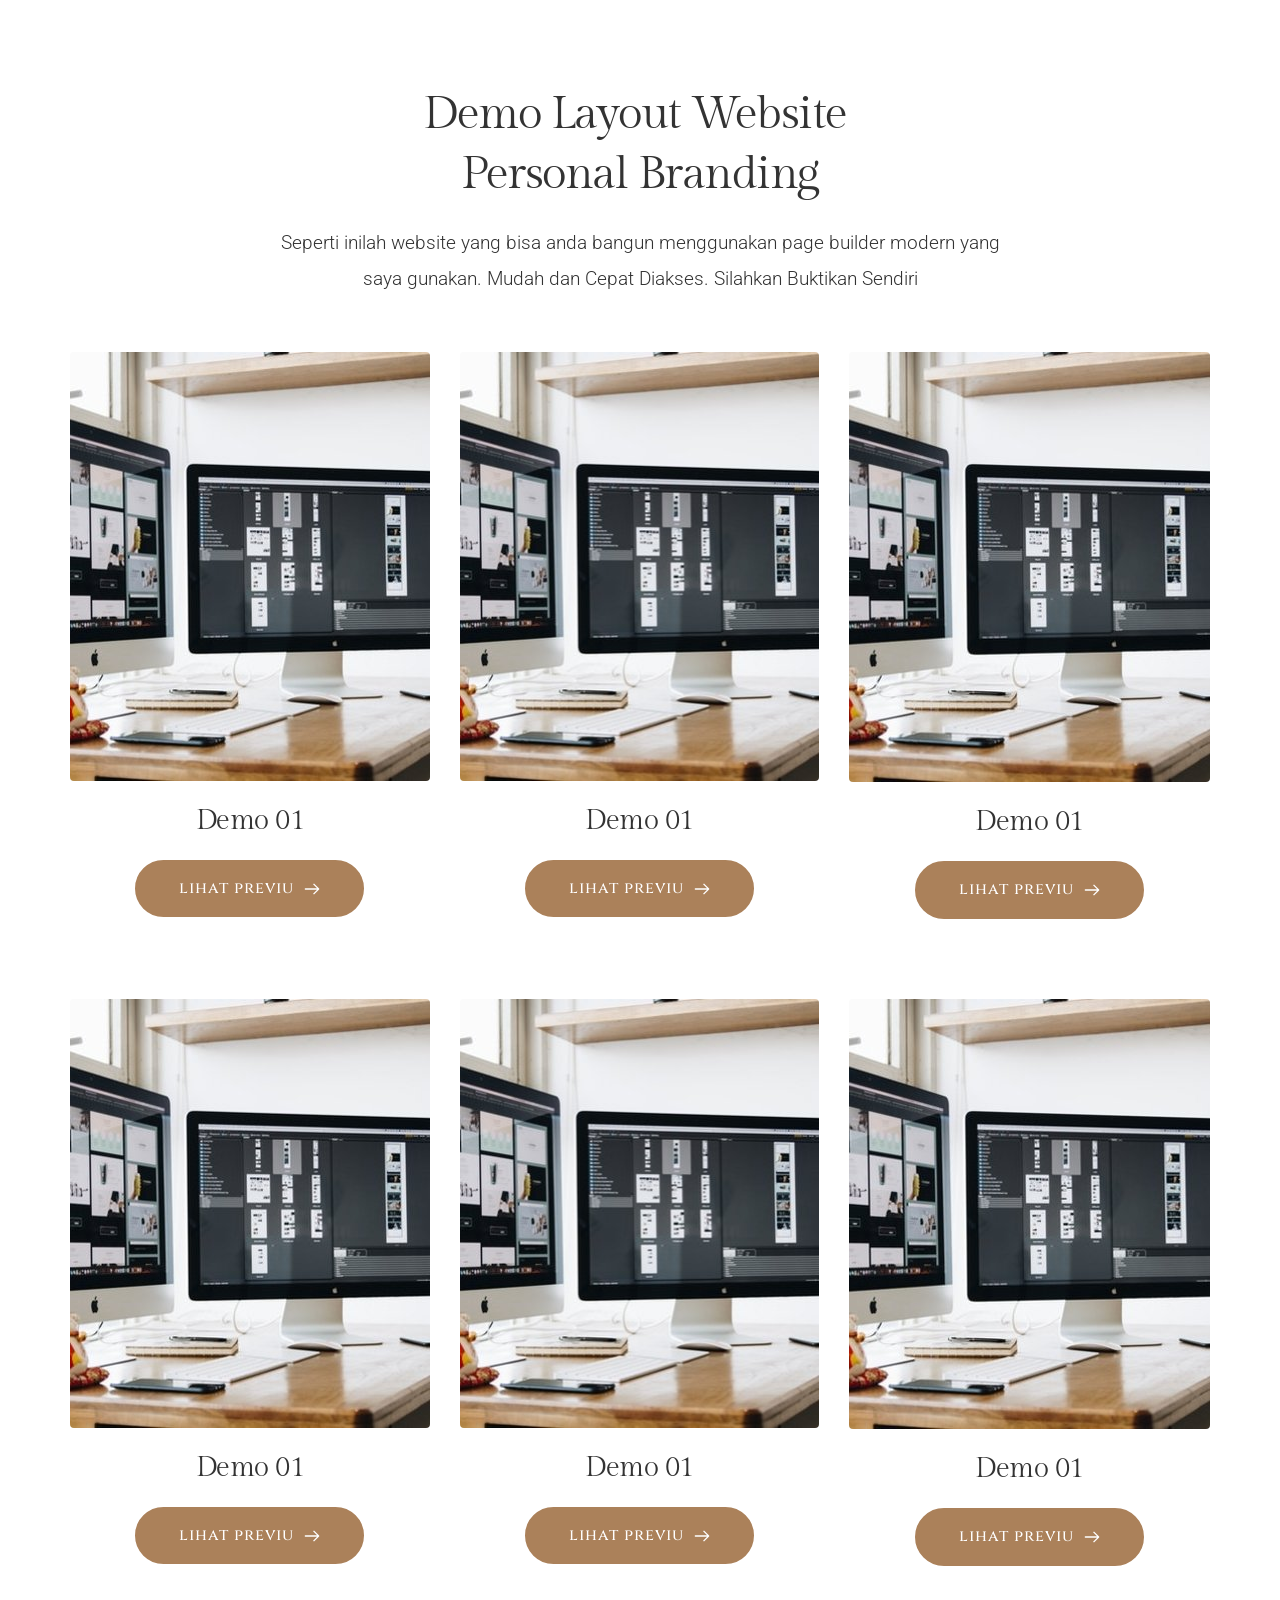
<file: demo.html>
<!DOCTYPE html><html lang="en"><head><meta charset="utf-8"><link rel="canonical" href="https://personalbranding.brizy.site" /><link rel="icon" href="https://a-cloud.b-cdn.net/media/iW=32&iH=any/9ddc7a0d93069bde5246b3572b9618c0.png" sizes="32x32"/><link rel="icon" href="https://a-cloud.b-cdn.net/media/iW=192&iH=any/9ddc7a0d93069bde5246b3572b9618c0.png" sizes="192x192"/><link rel="apple-touch-icon-precomposed" href="https://a-cloud.b-cdn.net/media/iW=180&iH=any/9ddc7a0d93069bde5246b3572b9618c0.png"/><title>Demo | Website Personal Branding</title><meta name="description" content="Contoh Website Personal branding Terbarik Berbahasa Indonesia."><meta property="og:title" content=""><meta property="og:description" content=""><meta property="og:url" content="https://personalbranding-rsume-purzners3-sahrulsaleh.vercel.app/demo"><meta content="summary_large_image" name="twitter:card"><!-- ASSETS --><meta name="viewport" content="width=device-width, initial-scale=1"><link class="brz-link brz-link-google-prefetch" rel="dns-prefetch" href="//ajax.googleapis.com"><link class="brz-link brz-link-google-prefetch" rel="dns-prefetch" href="//fonts.googleapis.com"><link class="brz-link brz-link-google-preconnect" rel="preconnect" href="https://fonts.gstatic.com/" crossorigin><link class="brz-link brz-link-cdn-preconnect" rel="preconnect" href="https://a-cloud.b-cdn.net" crossorigin><link href="https://fonts.googleapis.com/css?family=Lato:100,100italic,300,300italic,regular,italic,700,700italic,900,900italic|Roboto:100,100italic,300,300italic,regular,italic,500,500italic,700,700italic,900,900italic|Red Hat Text:regular,italic,500,500italic,700,700italic|Gilda Display:regular|Cinzel:regular,500,600,700,800,900|Overpass:100,100italic,200,200italic,300,300italic,regular,italic,600,600italic,700,700italic,800,800italic,900,900italic&subset=arabic,bengali,cyrillic,cyrillic-ext,devanagari,greek,greek-ext,gujarati,hebrew,khmer,korean,latin-ext,tamil,telugu,thai,vietnamese&display=swap" class="brz-link brz-link-google" type="text/css" rel="stylesheet"/><link href="assets/220804945b4b9bedaa86227854abd965.css" class="brz-link brz-link-preview-pro" rel="stylesheet"/><style class="brz-style"></style><style class="brz-style">.brz .brz-css-pjpbq {z-index: auto;margin: 0;}
.brz .brz-css-pjpbq.brz-section .brz-section__content {min-height: auto;display: flex;}
.brz .brz-css-pjpbq .brz-container {justify-content: center;}
.brz .brz-css-pjpbq > .slick-slider > .brz-slick-slider__dots {color: rgba(0,0,0,1);}
.brz .brz-css-pjpbq > .slick-slider > .brz-slick-slider__arrow {color: rgba(0,0,0,.7);}
@media (min-width:991px) {.brz .brz-css-pjpbq {display: block;}}
@media (min-width:991px) {.brz .brz-css-pjpbq > .slick-slider > .brz-slick-slider__arrow:hover {color: rgba(0,0,0,1);}}
@media (max-width:991px) and (min-width:768px) {.brz .brz-css-pjpbq {z-index: auto;margin: 0;}
	.brz .brz-css-pjpbq.brz-section .brz-section__content {min-height: auto;display: flex;}
	.brz .brz-css-pjpbq .brz-container {justify-content: center;}
	.brz .brz-css-pjpbq > .slick-slider > .brz-slick-slider__dots {color: rgba(0,0,0,1);}
	.brz .brz-css-pjpbq > .slick-slider > .brz-slick-slider__arrow {color: rgba(0,0,0,.7);}}
@media (max-width:991px) and (min-width:768px) {.brz .brz-css-pjpbq {display: block;}}
@media (max-width:767px) {.brz .brz-css-pjpbq {z-index: auto;margin: 0;}
	.brz .brz-css-pjpbq.brz-section .brz-section__content {min-height: auto;display: flex;}
	.brz .brz-css-pjpbq .brz-container {justify-content: center;}
	.brz .brz-css-pjpbq > .slick-slider > .brz-slick-slider__dots {color: rgba(0,0,0,1);}
	.brz .brz-css-pjpbq > .slick-slider > .brz-slick-slider__arrow {color: rgba(0,0,0,.7);}}
@media (max-width:767px) {.brz .brz-css-pjpbq {display: block;}}
.brz .brz-css-muvnk {padding: 75px 0px 75px 0px;}
.brz .brz-css-muvnk > .brz-bg {border: 0px solid rgba(102,115,141,0);border-radius: 0px;mix-blend-mode: normal;}
.brz .brz-css-muvnk > .brz-bg > .brz-bg-image {background-image: none;display: block;background-size: cover;background-repeat: no-repeat;}
.brz .brz-css-muvnk > .brz-bg > .brz-bg-image:after {content: "";background-image: none;}
.brz .brz-css-muvnk > .brz-bg > .brz-bg-color {background-color: rgba(0,0,0,0);background-image: none;}
.brz .brz-css-muvnk > .brz-bg > .brz-bg-map {display: none;}
.brz .brz-css-muvnk > .brz-bg > .brz-bg-video {display: none;}
.brz .brz-css-muvnk > .brz-bg > .brz-bg-shape__top {background-image: none;background-size: 100% 100px;height: 100px;transform: rotateX(0deg) rotateY(0deg);z-index: auto;}
.brz .brz-css-muvnk > .brz-bg > .brz-bg-shape__bottom {background-image: none;background-size: 100% 100px;height: 100px;transform: rotateX(-180deg) rotateY(-180deg);z-index: auto;}
@media (min-width:991px) {.brz .brz-css-muvnk > .brz-bg > .brz-bg-image {background-attachment: scroll;}}
@media (max-width:991px) and (min-width:768px) {.brz .brz-css-muvnk {padding: 50px 15px 50px 15px;}
	.brz .brz-css-muvnk > .brz-bg {border: 0px solid rgba(102,115,141,0);border-radius: 0px;mix-blend-mode: normal;}
	.brz .brz-css-muvnk > .brz-bg > .brz-bg-image {background-image: none;display: block;background-size: cover;background-repeat: no-repeat;}
	.brz .brz-css-muvnk > .brz-bg > .brz-bg-image:after {content: "";background-image: none;}
	.brz .brz-css-muvnk > .brz-bg > .brz-bg-color {background-color: rgba(0,0,0,0);background-image: none;}
	.brz .brz-css-muvnk > .brz-bg > .brz-bg-map {display: none;}
	.brz .brz-css-muvnk > .brz-bg > .brz-bg-video {display: none;}
	.brz .brz-css-muvnk > .brz-bg > .brz-bg-shape__top {background-image: none;background-size: 100% 100px;height: 100px;transform: rotateX(0deg) rotateY(0deg);z-index: auto;}
	.brz .brz-css-muvnk > .brz-bg > .brz-bg-shape__bottom {background-image: none;background-size: 100% 100px;height: 100px;transform: rotateX(-180deg) rotateY(-180deg);z-index: auto;}}
@media (max-width:767px) {.brz .brz-css-muvnk {padding: 25px 15px 25px 15px;}
	.brz .brz-css-muvnk > .brz-bg {border: 0px solid rgba(102,115,141,0);border-radius: 0px;mix-blend-mode: normal;}
	.brz .brz-css-muvnk > .brz-bg > .brz-bg-image {background-image: none;display: block;background-size: cover;background-repeat: no-repeat;}
	.brz .brz-css-muvnk > .brz-bg > .brz-bg-image:after {content: "";background-image: none;}
	.brz .brz-css-muvnk > .brz-bg > .brz-bg-color {background-color: rgba(0,0,0,0);background-image: none;}
	.brz .brz-css-muvnk > .brz-bg > .brz-bg-map {display: none;}
	.brz .brz-css-muvnk > .brz-bg > .brz-bg-video {display: none;}
	.brz .brz-css-muvnk > .brz-bg > .brz-bg-shape__top {background-image: none;background-size: 100% 100px;height: 100px;transform: rotateX(0deg) rotateY(0deg);z-index: auto;}
	.brz .brz-css-muvnk > .brz-bg > .brz-bg-shape__bottom {background-image: none;background-size: 100% 100px;height: 100px;transform: rotateX(-180deg) rotateY(-180deg);z-index: auto;}}
.brz .brz-css-anzhl {border: 0px solid transparent;}
@media (min-width:991px) {.brz .brz-css-anzhl {max-width: calc(1 * var(--brz-section-container-max-width,1170px));}}
@media (max-width:991px) and (min-width:768px) {.brz .brz-css-anzhl {border: 0px solid transparent;}}
@media (max-width:991px) and (min-width:768px) {.brz .brz-css-anzhl {max-width: 100%;}}
@media (max-width:767px) {.brz .brz-css-anzhl {border: 0px solid transparent;}}
@media (max-width:767px) {.brz .brz-css-anzhl {max-width: 100%;}}
.brz .brz-css-gsend {padding: 0;margin: 10px 0px 10px 0px;justify-content: center;position: relative;}
@media (min-width:991px) {.brz .brz-css-gsend {display: flex;z-index: auto;position: relative;}}
@media (max-width:991px) and (min-width:768px) {.brz .brz-css-gsend {padding: 0;margin: 10px 0px 10px 0px;justify-content: center;position: relative;}}
@media (max-width:991px) and (min-width:768px) {.brz .brz-css-gsend {display: flex;z-index: auto;position: relative;}}
@media (max-width:767px) {.brz .brz-css-gsend {padding: 0;margin: 10px 0px 10px 0px;justify-content: center;position: relative;}}
@media (max-width:767px) {.brz .brz-css-gsend {display: flex;z-index: auto;position: relative;}}
.brz .brz-css-ldgoa {width: 100%;mix-blend-mode: normal;}
@media (max-width:991px) and (min-width:768px) {.brz .brz-css-ldgoa {width: 100%;mix-blend-mode: normal;}}
@media (max-width:767px) {.brz .brz-css-ldgoa {width: 100%;mix-blend-mode: normal;}}
.brz .brz-css-novnq {margin: 0;z-index: auto;align-items: flex-start;}
.brz .brz-css-novnq > .brz-bg {border: 0px solid rgba(102,115,141,0);border-radius: 0px;max-width: 100%;mix-blend-mode: normal;}
.brz .brz-css-novnq > .brz-bg > .brz-bg-image {background-image: none;display: block;}
.brz .brz-css-novnq > .brz-bg > .brz-bg-image:after {content: "";background-image: none;}
.brz .brz-css-novnq > .brz-bg > .brz-bg-color {background-color: rgba(0,0,0,0);background-image: none;}
.brz .brz-css-novnq > .brz-bg > .brz-bg-map {display: none;}
.brz .brz-css-novnq > .brz-bg > .brz-bg-video {display: none;}
.brz .brz-css-novnq > .brz-row {border: 0px solid transparent;}
@media (min-width:991px) {.brz .brz-css-novnq {min-height: auto;display: flex;}
	.brz .brz-css-novnq > .brz-bg {transition-duration: .5s;transition-property: filter,box-shadow,background,border-radius,border-color;}
	.brz .brz-css-novnq > .brz-bg > .brz-bg-image {transition-duration: .5s;transition-property: filter,box-shadow,background,border-radius,border-color;}
	.brz .brz-css-novnq > .brz-bg > .brz-bg-color {transition-duration: .5s;transition-property: filter,box-shadow,background,border-radius,border-color;}
	.brz .brz-css-novnq > .brz-bg > .brz-bg-video {transition-duration: .5s;transition-property: filter,box-shadow,background,border-radius,border-color;}
	.brz .brz-css-novnq > .brz-row {transition-duration: .5s;transition-property: filter,box-shadow,background,border-radius,border-color;}}
@media (max-width:991px) and (min-width:768px) {.brz .brz-css-novnq {margin: 0;z-index: auto;align-items: flex-start;}
	.brz .brz-css-novnq > .brz-bg {border: 0px solid rgba(102,115,141,0);border-radius: 0px;max-width: 100%;mix-blend-mode: normal;}
	.brz .brz-css-novnq > .brz-bg > .brz-bg-image {background-image: none;display: block;}
	.brz .brz-css-novnq > .brz-bg > .brz-bg-image:after {content: "";background-image: none;}
	.brz .brz-css-novnq > .brz-bg > .brz-bg-color {background-color: rgba(0,0,0,0);background-image: none;}
	.brz .brz-css-novnq > .brz-bg > .brz-bg-map {display: none;}
	.brz .brz-css-novnq > .brz-bg > .brz-bg-video {display: none;}
	.brz .brz-css-novnq > .brz-row {border: 0px solid transparent;}}
@media (max-width:991px) and (min-width:768px) {.brz .brz-css-novnq {min-height: auto;display: flex;}
	.brz .brz-css-novnq > .brz-bg {transition-duration: .5s;transition-property: filter,box-shadow,background,border-radius,border-color;}
	.brz .brz-css-novnq > .brz-bg > .brz-bg-image {transition-duration: .5s;transition-property: filter,box-shadow,background,border-radius,border-color;}
	.brz .brz-css-novnq > .brz-bg > .brz-bg-color {transition-duration: .5s;transition-property: filter,box-shadow,background,border-radius,border-color;}
	.brz .brz-css-novnq > .brz-bg > .brz-bg-video {transition-duration: .5s;transition-property: filter,box-shadow,background,border-radius,border-color;}
	.brz .brz-css-novnq > .brz-row {flex-direction: row;flex-wrap: wrap;justify-content: flex-start;transition-duration: .5s;transition-property: filter,box-shadow,background,border-radius,border-color;}}
@media (max-width:767px) {.brz .brz-css-novnq {margin: 0;z-index: auto;align-items: flex-start;}
	.brz .brz-css-novnq > .brz-bg {border: 0px solid rgba(102,115,141,0);border-radius: 0px;max-width: 100%;mix-blend-mode: normal;}
	.brz .brz-css-novnq > .brz-bg > .brz-bg-image {background-image: none;display: block;}
	.brz .brz-css-novnq > .brz-bg > .brz-bg-image:after {content: "";background-image: none;}
	.brz .brz-css-novnq > .brz-bg > .brz-bg-color {background-color: rgba(0,0,0,0);background-image: none;}
	.brz .brz-css-novnq > .brz-bg > .brz-bg-map {display: none;}
	.brz .brz-css-novnq > .brz-bg > .brz-bg-video {display: none;}
	.brz .brz-css-novnq > .brz-row {border: 0px solid transparent;}}
@media (max-width:767px) {.brz .brz-css-novnq {min-height: auto;display: flex;}
	.brz .brz-css-novnq > .brz-bg {transition-duration: .5s;transition-property: filter,box-shadow,background,border-radius,border-color;}
	.brz .brz-css-novnq > .brz-bg > .brz-bg-image {transition-duration: .5s;transition-property: filter,box-shadow,background,border-radius,border-color;}
	.brz .brz-css-novnq > .brz-bg > .brz-bg-color {transition-duration: .5s;transition-property: filter,box-shadow,background,border-radius,border-color;}
	.brz .brz-css-novnq > .brz-bg > .brz-bg-video {transition-duration: .5s;transition-property: filter,box-shadow,background,border-radius,border-color;}
	.brz .brz-css-novnq > .brz-row {flex-direction: row;flex-wrap: wrap;justify-content: flex-start;transition-duration: .5s;transition-property: filter,box-shadow,background,border-radius,border-color;}}
.brz .brz-css-cucjr {padding: 10px;max-width: 100%;}
@media (max-width:991px) and (min-width:768px) {.brz .brz-css-cucjr {padding: 0;max-width: 100%;}}
@media (max-width:767px) {.brz .brz-css-cucjr {padding: 0;max-width: 100%;}}
.brz .brz-css-ubkxa {z-index: auto;flex: 1 1 50%;max-width: 50%;justify-content: flex-start;}
.brz .brz-css-ubkxa > .brz-bg {border: 0px solid rgba(102,115,141,0);border-radius: 0px;margin: 0;mix-blend-mode: normal;}
.brz .brz-css-ubkxa > .brz-bg > .brz-bg-image {background-image: none;display: block;}
.brz .brz-css-ubkxa > .brz-bg > .brz-bg-image:after {content: "";background-image: none;}
.brz .brz-css-ubkxa > .brz-bg > .brz-bg-color {background-color: rgba(0,0,0,0);background-image: none;}
.brz .brz-css-ubkxa > .brz-bg > .brz-bg-map {display: none;}
.brz .brz-css-ubkxa > .brz-bg > .brz-bg-video {display: none;}
@media (min-width:991px) {.brz .brz-css-ubkxa > .brz-bg {transition-duration: .5s;transition-property: filter,box-shadow,background,border-radius,border-color;}
	.brz .brz-css-ubkxa > .brz-bg > .brz-bg-image {transition-duration: .5s;transition-property: filter,box-shadow,background,border-radius,border-color;}
	.brz .brz-css-ubkxa > .brz-bg > .brz-bg-color {transition-duration: .5s;transition-property: filter,box-shadow,background,border-radius,border-color;}}
@media (max-width:991px) and (min-width:768px) {.brz .brz-css-ubkxa {z-index: auto;flex: 1 1 50%;max-width: 50%;justify-content: flex-start;}
	.brz .brz-css-ubkxa > .brz-bg {border: 0px solid rgba(102,115,141,0);border-radius: 0px;margin: 0;mix-blend-mode: normal;}
	.brz .brz-css-ubkxa > .brz-bg > .brz-bg-image {background-image: none;display: block;}
	.brz .brz-css-ubkxa > .brz-bg > .brz-bg-image:after {content: "";background-image: none;}
	.brz .brz-css-ubkxa > .brz-bg > .brz-bg-color {background-color: rgba(0,0,0,0);background-image: none;}
	.brz .brz-css-ubkxa > .brz-bg > .brz-bg-map {display: none;}
	.brz .brz-css-ubkxa > .brz-bg > .brz-bg-video {display: none;}}
@media (max-width:991px) and (min-width:768px) {.brz .brz-css-ubkxa > .brz-bg {transition-duration: .5s;transition-property: filter,box-shadow,background,border-radius,border-color;}
	.brz .brz-css-ubkxa > .brz-bg > .brz-bg-image {transition-duration: .5s;transition-property: filter,box-shadow,background,border-radius,border-color;}
	.brz .brz-css-ubkxa > .brz-bg > .brz-bg-color {transition-duration: .5s;transition-property: filter,box-shadow,background,border-radius,border-color;}}
@media (max-width:767px) {.brz .brz-css-ubkxa {z-index: auto;flex: 1 1 100%;max-width: 100%;justify-content: flex-start;}
	.brz .brz-css-ubkxa > .brz-bg {border: 0px solid rgba(102,115,141,0);border-radius: 0px;margin: 10px 0px 10px 0px;mix-blend-mode: normal;}
	.brz .brz-css-ubkxa > .brz-bg > .brz-bg-image {background-image: none;display: block;}
	.brz .brz-css-ubkxa > .brz-bg > .brz-bg-image:after {content: "";background-image: none;}
	.brz .brz-css-ubkxa > .brz-bg > .brz-bg-color {background-color: rgba(0,0,0,0);background-image: none;}
	.brz .brz-css-ubkxa > .brz-bg > .brz-bg-map {display: none;}
	.brz .brz-css-ubkxa > .brz-bg > .brz-bg-video {display: none;}}
@media (max-width:767px) {.brz .brz-css-ubkxa > .brz-bg {transition-duration: .5s;transition-property: filter,box-shadow,background,border-radius,border-color;}
	.brz .brz-css-ubkxa > .brz-bg > .brz-bg-image {transition-duration: .5s;transition-property: filter,box-shadow,background,border-radius,border-color;}
	.brz .brz-css-ubkxa > .brz-bg > .brz-bg-color {transition-duration: .5s;transition-property: filter,box-shadow,background,border-radius,border-color;}}
.brz .brz-css-lpqku {z-index: auto;margin: 0;border: 0px solid transparent;padding: 5px 15px 5px 15px;min-height: auto;}
@media (min-width:991px) {.brz .brz-css-lpqku {display: flex;transition-duration: .5s;transition-property: filter,box-shadow,background,border-radius,border-color;}}
@media (max-width:991px) and (min-width:768px) {.brz .brz-css-lpqku {z-index: auto;margin: 0;border: 0px solid transparent;padding: 5px 15px 5px 15px;min-height: auto;}}
@media (max-width:991px) and (min-width:768px) {.brz .brz-css-lpqku {display: flex;transition-duration: .5s;transition-property: filter,box-shadow,background,border-radius,border-color;}}
@media (max-width:767px) {.brz .brz-css-lpqku {z-index: auto;margin: 10px 0px 10px 0px;border: 0px solid transparent;padding: 0;min-height: auto;}}
@media (max-width:767px) {.brz .brz-css-lpqku {display: flex;transition-duration: .5s;transition-property: filter,box-shadow,background,border-radius,border-color;}}
.brz .brz-css-imtog {max-width: 100%;height: auto;border: 0px solid rgba(102,115,141,0);border-radius: 0px;}
.brz .brz-css-imtog:after {background-color: rgba(255,255,255,0);background-image: none;}
@media (min-width:991px) {.brz .brz-css-imtog {transition-duration: .5s;transition-property: border,box-shadow,filter,background-color;}
	.brz .brz-css-imtog:after {transition-duration: .5s;transition-property: border,box-shadow,filter,background-color;}
	.brz .brz-css-imtog .brz-picture {transition-duration: .5s;transition-property: border,box-shadow,filter,background-color;}}
@media (max-width:991px) and (min-width:768px) {.brz .brz-css-imtog {max-width: 100%;height: auto;border: 0px solid rgba(102,115,141,0);border-radius: 0px;}
	.brz .brz-css-imtog:after {background-color: rgba(255,255,255,0);background-image: none;}}
@media (max-width:991px) and (min-width:768px) {.brz .brz-css-imtog {transition-duration: .5s;transition-property: border,box-shadow,filter,background-color;}
	.brz .brz-css-imtog:after {transition-duration: .5s;transition-property: border,box-shadow,filter,background-color;}
	.brz .brz-css-imtog .brz-picture {transition-duration: .5s;transition-property: border,box-shadow,filter,background-color;}}
@media (max-width:767px) {.brz .brz-css-imtog {max-width: 100%;height: auto;border: 0px solid rgba(102,115,141,0);border-radius: 0px;}
	.brz .brz-css-imtog:after {background-color: rgba(255,255,255,0);background-image: none;}}
@media (max-width:767px) {.brz .brz-css-imtog {transition-duration: .5s;transition-property: border,box-shadow,filter,background-color;}
	.brz .brz-css-imtog:after {transition-duration: .5s;transition-property: border,box-shadow,filter,background-color;}
	.brz .brz-css-imtog .brz-picture {transition-duration: .5s;transition-property: border,box-shadow,filter,background-color;}}
.brz .brz-css-ddsmo {padding-top: 119.2464%;}
.brz .brz-css-ddsmo > .brz-img {position: absolute;width: 100%;}
@media (max-width:991px) and (min-width:768px) {.brz .brz-css-ddsmo {padding-top: 119.2468%;}
	.brz .brz-css-ddsmo > .brz-img {position: absolute;width: 100%;}}
@media (max-width:767px) {.brz .brz-css-ddsmo {padding-top: 119.2465%;}
	.brz .brz-css-ddsmo > .brz-img {position: absolute;width: 100%;}}
.brz .brz-css-xpnvx {z-index: auto;position: relative;margin: 10px 0px 10px 0px;}
@media (min-width:991px) {.brz .brz-css-xpnvx {display: flex;position: relative;}}
@media (max-width:991px) and (min-width:768px) {.brz .brz-css-xpnvx {z-index: auto;position: relative;margin: 10px 0px 10px 0px;}}
@media (max-width:991px) and (min-width:768px) {.brz .brz-css-xpnvx {display: flex;position: relative;}}
@media (max-width:767px) {.brz .brz-css-xpnvx {z-index: auto;position: relative;margin: 10px 0px 10px 0px;}}
@media (max-width:767px) {.brz .brz-css-xpnvx {display: flex;position: relative;}}
.brz .brz-css-khveb {justify-content: center;padding: 0;margin: 0px -5px -20px -5px;}
@media (max-width:991px) and (min-width:768px) {.brz .brz-css-khveb {justify-content: center;padding: 0;margin: 0px -5px -20px -5px;}}
@media (max-width:767px) {.brz .brz-css-khveb {justify-content: center;padding: 0;margin: 0px -5px -20px -5px;}}
.brz .brz-css-slcuu {padding: 0px 5px 20px 5px;}
@media (max-width:991px) and (min-width:768px) {.brz .brz-css-slcuu {padding: 0px 5px 20px 5px;}}
@media (max-width:767px) {.brz .brz-css-slcuu {padding: 0px 5px 20px 5px;}}
.brz .brz-css-xemkx {font-size: 16px;margin-left: 10px;margin-right: 0;stroke-width: 0;}
@media (max-width:991px) and (min-width:768px) {.brz .brz-css-xemkx {font-size: 16px;margin-left: 10px;margin-right: 0;stroke-width: 0;}}
@media (max-width:767px) {.brz .brz-css-xemkx {font-size: 16px;margin-left: 10px;margin-right: 0;stroke-width: 0;}}
.brz .brz-css-kcztg.brz-btn {display: flex;align-items: center;justify-content: center;font-family: Cinzel,serif;font-weight: 500;font-size: 16px;line-height: 1.6;letter-spacing: 1px;color: rgba(255,255,255,1);border: 2px solid rgba(171,129,90,0);border-radius: 2px;background-color: rgba(171,129,90,1);background-image: none;padding: 14px 42px 14px 42px;flex-flow: row-reverse nowrap;}
.brz .brz-css-kcztg.brz-btn.brz-btn-submit {color: rgba(255,255,255,1);background-color: rgba(171,129,90,1);}
.brz .brz-css-kcztg .brz-btn--story-container {border: 2px solid rgba(171,129,90,0);flex-flow: row-reverse nowrap;border-radius: 2px;}
@media (min-width:991px) {.brz .brz-css-kcztg.brz-btn {transition-duration: .5s;transition-property: color,box-shadow,background,border-color;}}
@media (min-width:991px) {.brz .brz-css-kcztg.brz-btn:hover {background-color: rgba(171,129,90,.8);}
	.brz .brz-css-kcztg.brz-btn.brz-btn-submit:hover {background-color: rgba(171,129,90,.8);}}
@media (max-width:991px) and (min-width:768px) {.brz .brz-css-kcztg.brz-btn {display: flex;align-items: center;justify-content: center;font-family: Cinzel,serif;font-weight: 500;font-size: 14px;line-height: 1.6;letter-spacing: 1px;color: rgba(255,255,255,1);border: 2px solid rgba(171,129,90,0);border-radius: 2px;background-color: rgba(171,129,90,1);background-image: none;padding: 11px 26px 11px 26px;flex-flow: row-reverse nowrap;}
	.brz .brz-css-kcztg.brz-btn.brz-btn-submit {color: rgba(255,255,255,1);background-color: rgba(171,129,90,1);}
	.brz .brz-css-kcztg .brz-btn--story-container {border: 2px solid rgba(171,129,90,0);flex-flow: row-reverse nowrap;border-radius: 2px;}}
@media (max-width:991px) and (min-width:768px) {.brz .brz-css-kcztg.brz-btn {transition-duration: .5s;transition-property: color,box-shadow,background,border-color;}}
@media (max-width:767px) {.brz .brz-css-kcztg.brz-btn {display: flex;align-items: center;justify-content: center;font-family: Cinzel,serif;font-weight: 500;font-size: 14px;line-height: 1.6;letter-spacing: 1px;color: rgba(255,255,255,1);border: 2px solid rgba(171,129,90,0);border-radius: 2px;background-color: rgba(171,129,90,1);background-image: none;padding: 11px 26px 11px 26px;flex-flow: row-reverse nowrap;}
	.brz .brz-css-kcztg.brz-btn.brz-btn-submit {color: rgba(255,255,255,1);background-color: rgba(171,129,90,1);}
	.brz .brz-css-kcztg .brz-btn--story-container {border: 2px solid rgba(171,129,90,0);flex-flow: row-reverse nowrap;border-radius: 2px;}}
@media (max-width:767px) {.brz .brz-css-kcztg.brz-btn {transition-duration: .5s;transition-property: color,box-shadow,background,border-color;}}
.brz .brz-css-lrlpz {max-width: 100%;height: auto;border: 0px solid rgba(102,115,141,0);border-radius: 0px;}
.brz .brz-css-lrlpz:after {background-color: rgba(255,255,255,0);background-image: none;}
@media (min-width:991px) {.brz .brz-css-lrlpz {transition-duration: .5s;transition-property: border,box-shadow,filter,background-color;}
	.brz .brz-css-lrlpz:after {transition-duration: .5s;transition-property: border,box-shadow,filter,background-color;}
	.brz .brz-css-lrlpz .brz-picture {transition-duration: .5s;transition-property: border,box-shadow,filter,background-color;}}
@media (max-width:991px) and (min-width:768px) {.brz .brz-css-lrlpz {max-width: 100%;height: auto;border: 0px solid rgba(102,115,141,0);border-radius: 0px;}
	.brz .brz-css-lrlpz:after {background-color: rgba(255,255,255,0);background-image: none;}}
@media (max-width:991px) and (min-width:768px) {.brz .brz-css-lrlpz {transition-duration: .5s;transition-property: border,box-shadow,filter,background-color;}
	.brz .brz-css-lrlpz:after {transition-duration: .5s;transition-property: border,box-shadow,filter,background-color;}
	.brz .brz-css-lrlpz .brz-picture {transition-duration: .5s;transition-property: border,box-shadow,filter,background-color;}}
@media (max-width:767px) {.brz .brz-css-lrlpz {max-width: 100%;height: auto;border: 0px solid rgba(102,115,141,0);border-radius: 0px;}
	.brz .brz-css-lrlpz:after {background-color: rgba(255,255,255,0);background-image: none;}}
@media (max-width:767px) {.brz .brz-css-lrlpz {transition-duration: .5s;transition-property: border,box-shadow,filter,background-color;}
	.brz .brz-css-lrlpz:after {transition-duration: .5s;transition-property: border,box-shadow,filter,background-color;}
	.brz .brz-css-lrlpz .brz-picture {transition-duration: .5s;transition-property: border,box-shadow,filter,background-color;}}
.brz .brz-css-uzhed {padding-top: 119.2464%;}
.brz .brz-css-uzhed > .brz-img {position: absolute;width: 100%;}
@media (max-width:991px) and (min-width:768px) {.brz .brz-css-uzhed {padding-top: 119.2468%;}
	.brz .brz-css-uzhed > .brz-img {position: absolute;width: 100%;}}
@media (max-width:767px) {.brz .brz-css-uzhed {padding-top: 119.2465%;}
	.brz .brz-css-uzhed > .brz-img {position: absolute;width: 100%;}}
.brz .brz-css-ulsbh {max-width: 100%;height: auto;border: 0px solid rgba(102,115,141,0);border-radius: 0px;}
.brz .brz-css-ulsbh:after {background-color: rgba(255,255,255,0);background-image: none;}
@media (min-width:991px) {.brz .brz-css-ulsbh {transition-duration: .5s;transition-property: border,box-shadow,filter,background-color;}
	.brz .brz-css-ulsbh:after {transition-duration: .5s;transition-property: border,box-shadow,filter,background-color;}
	.brz .brz-css-ulsbh .brz-picture {transition-duration: .5s;transition-property: border,box-shadow,filter,background-color;}}
@media (max-width:991px) and (min-width:768px) {.brz .brz-css-ulsbh {max-width: 100%;height: auto;border: 0px solid rgba(102,115,141,0);border-radius: 0px;}
	.brz .brz-css-ulsbh:after {background-color: rgba(255,255,255,0);background-image: none;}}
@media (max-width:991px) and (min-width:768px) {.brz .brz-css-ulsbh {transition-duration: .5s;transition-property: border,box-shadow,filter,background-color;}
	.brz .brz-css-ulsbh:after {transition-duration: .5s;transition-property: border,box-shadow,filter,background-color;}
	.brz .brz-css-ulsbh .brz-picture {transition-duration: .5s;transition-property: border,box-shadow,filter,background-color;}}
@media (max-width:767px) {.brz .brz-css-ulsbh {max-width: 100%;height: auto;border: 0px solid rgba(102,115,141,0);border-radius: 0px;}
	.brz .brz-css-ulsbh:after {background-color: rgba(255,255,255,0);background-image: none;}}
@media (max-width:767px) {.brz .brz-css-ulsbh {transition-duration: .5s;transition-property: border,box-shadow,filter,background-color;}
	.brz .brz-css-ulsbh:after {transition-duration: .5s;transition-property: border,box-shadow,filter,background-color;}
	.brz .brz-css-ulsbh .brz-picture {transition-duration: .5s;transition-property: border,box-shadow,filter,background-color;}}
.brz .brz-css-rhmag {padding-top: 119.2461%;}
.brz .brz-css-rhmag > .brz-img {position: absolute;width: 100%;}
@media (max-width:991px) and (min-width:768px) {.brz .brz-css-rhmag {padding-top: 119.245%;}
	.brz .brz-css-rhmag > .brz-img {position: absolute;width: 100%;}}
@media (max-width:767px) {.brz .brz-css-rhmag {padding-top: 119.2465%;}
	.brz .brz-css-rhmag > .brz-img {position: absolute;width: 100%;}}
.brz .brz-css-buktb {height: 50px;}
@media (max-width:991px) and (min-width:768px) {.brz .brz-css-buktb {height: 50px;}}
@media (max-width:767px) {.brz .brz-css-buktb {height: 50px;}}
.brz .brz-css-fpsdf {max-width: 100%;height: auto;border: 0px solid rgba(102,115,141,0);border-radius: 0px;}
.brz .brz-css-fpsdf:after {background-color: rgba(255,255,255,0);background-image: none;}
@media (min-width:991px) {.brz .brz-css-fpsdf {transition-duration: .5s;transition-property: border,box-shadow,filter,background-color;}
	.brz .brz-css-fpsdf:after {transition-duration: .5s;transition-property: border,box-shadow,filter,background-color;}
	.brz .brz-css-fpsdf .brz-picture {transition-duration: .5s;transition-property: border,box-shadow,filter,background-color;}}
@media (max-width:991px) and (min-width:768px) {.brz .brz-css-fpsdf {max-width: 100%;height: auto;border: 0px solid rgba(102,115,141,0);border-radius: 0px;}
	.brz .brz-css-fpsdf:after {background-color: rgba(255,255,255,0);background-image: none;}}
@media (max-width:991px) and (min-width:768px) {.brz .brz-css-fpsdf {transition-duration: .5s;transition-property: border,box-shadow,filter,background-color;}
	.brz .brz-css-fpsdf:after {transition-duration: .5s;transition-property: border,box-shadow,filter,background-color;}
	.brz .brz-css-fpsdf .brz-picture {transition-duration: .5s;transition-property: border,box-shadow,filter,background-color;}}
@media (max-width:767px) {.brz .brz-css-fpsdf {max-width: 100%;height: auto;border: 0px solid rgba(102,115,141,0);border-radius: 0px;}
	.brz .brz-css-fpsdf:after {background-color: rgba(255,255,255,0);background-image: none;}}
@media (max-width:767px) {.brz .brz-css-fpsdf {transition-duration: .5s;transition-property: border,box-shadow,filter,background-color;}
	.brz .brz-css-fpsdf:after {transition-duration: .5s;transition-property: border,box-shadow,filter,background-color;}
	.brz .brz-css-fpsdf .brz-picture {transition-duration: .5s;transition-property: border,box-shadow,filter,background-color;}}
.brz .brz-css-lmtsh {padding-top: 119.2464%;}
.brz .brz-css-lmtsh > .brz-img {position: absolute;width: 100%;}
@media (max-width:991px) and (min-width:768px) {.brz .brz-css-lmtsh {padding-top: 119.2468%;}
	.brz .brz-css-lmtsh > .brz-img {position: absolute;width: 100%;}}
@media (max-width:767px) {.brz .brz-css-lmtsh {padding-top: 119.2465%;}
	.brz .brz-css-lmtsh > .brz-img {position: absolute;width: 100%;}}
.brz .brz-css-khxqy {max-width: 100%;height: auto;border: 0px solid rgba(102,115,141,0);border-radius: 0px;}
.brz .brz-css-khxqy:after {background-color: rgba(255,255,255,0);background-image: none;}
@media (min-width:991px) {.brz .brz-css-khxqy {transition-duration: .5s;transition-property: border,box-shadow,filter,background-color;}
	.brz .brz-css-khxqy:after {transition-duration: .5s;transition-property: border,box-shadow,filter,background-color;}
	.brz .brz-css-khxqy .brz-picture {transition-duration: .5s;transition-property: border,box-shadow,filter,background-color;}}
@media (max-width:991px) and (min-width:768px) {.brz .brz-css-khxqy {max-width: 100%;height: auto;border: 0px solid rgba(102,115,141,0);border-radius: 0px;}
	.brz .brz-css-khxqy:after {background-color: rgba(255,255,255,0);background-image: none;}}
@media (max-width:991px) and (min-width:768px) {.brz .brz-css-khxqy {transition-duration: .5s;transition-property: border,box-shadow,filter,background-color;}
	.brz .brz-css-khxqy:after {transition-duration: .5s;transition-property: border,box-shadow,filter,background-color;}
	.brz .brz-css-khxqy .brz-picture {transition-duration: .5s;transition-property: border,box-shadow,filter,background-color;}}
@media (max-width:767px) {.brz .brz-css-khxqy {max-width: 100%;height: auto;border: 0px solid rgba(102,115,141,0);border-radius: 0px;}
	.brz .brz-css-khxqy:after {background-color: rgba(255,255,255,0);background-image: none;}}
@media (max-width:767px) {.brz .brz-css-khxqy {transition-duration: .5s;transition-property: border,box-shadow,filter,background-color;}
	.brz .brz-css-khxqy:after {transition-duration: .5s;transition-property: border,box-shadow,filter,background-color;}
	.brz .brz-css-khxqy .brz-picture {transition-duration: .5s;transition-property: border,box-shadow,filter,background-color;}}
.brz .brz-css-adoen {padding-top: 119.2464%;}
.brz .brz-css-adoen > .brz-img {position: absolute;width: 100%;}
@media (max-width:991px) and (min-width:768px) {.brz .brz-css-adoen {padding-top: 119.2468%;}
	.brz .brz-css-adoen > .brz-img {position: absolute;width: 100%;}}
@media (max-width:767px) {.brz .brz-css-adoen {padding-top: 119.2465%;}
	.brz .brz-css-adoen > .brz-img {position: absolute;width: 100%;}}
.brz .brz-css-ielil {max-width: 100%;height: auto;border: 0px solid rgba(102,115,141,0);border-radius: 0px;}
.brz .brz-css-ielil:after {background-color: rgba(255,255,255,0);background-image: none;}
@media (min-width:991px) {.brz .brz-css-ielil {transition-duration: .5s;transition-property: border,box-shadow,filter,background-color;}
	.brz .brz-css-ielil:after {transition-duration: .5s;transition-property: border,box-shadow,filter,background-color;}
	.brz .brz-css-ielil .brz-picture {transition-duration: .5s;transition-property: border,box-shadow,filter,background-color;}}
@media (max-width:991px) and (min-width:768px) {.brz .brz-css-ielil {max-width: 100%;height: auto;border: 0px solid rgba(102,115,141,0);border-radius: 0px;}
	.brz .brz-css-ielil:after {background-color: rgba(255,255,255,0);background-image: none;}}
@media (max-width:991px) and (min-width:768px) {.brz .brz-css-ielil {transition-duration: .5s;transition-property: border,box-shadow,filter,background-color;}
	.brz .brz-css-ielil:after {transition-duration: .5s;transition-property: border,box-shadow,filter,background-color;}
	.brz .brz-css-ielil .brz-picture {transition-duration: .5s;transition-property: border,box-shadow,filter,background-color;}}
@media (max-width:767px) {.brz .brz-css-ielil {max-width: 100%;height: auto;border: 0px solid rgba(102,115,141,0);border-radius: 0px;}
	.brz .brz-css-ielil:after {background-color: rgba(255,255,255,0);background-image: none;}}
@media (max-width:767px) {.brz .brz-css-ielil {transition-duration: .5s;transition-property: border,box-shadow,filter,background-color;}
	.brz .brz-css-ielil:after {transition-duration: .5s;transition-property: border,box-shadow,filter,background-color;}
	.brz .brz-css-ielil .brz-picture {transition-duration: .5s;transition-property: border,box-shadow,filter,background-color;}}
.brz .brz-css-xuxcq {padding-top: 119.2461%;}
.brz .brz-css-xuxcq > .brz-img {position: absolute;width: 100%;}
@media (max-width:991px) and (min-width:768px) {.brz .brz-css-xuxcq {padding-top: 119.245%;}
	.brz .brz-css-xuxcq > .brz-img {position: absolute;width: 100%;}}
@media (max-width:767px) {.brz .brz-css-xuxcq {padding-top: 119.2465%;}
	.brz .brz-css-xuxcq > .brz-img {position: absolute;width: 100%;}}
.brz .brz-css-fgfzt {padding: 0;}
@media (max-width:991px) and (min-width:768px) {.brz .brz-css-fgfzt {padding: 0;}}
@media (max-width:767px) {.brz .brz-css-fgfzt {padding: 0;}}
.brz .brz-css-tqdne {margin: 0;}
@media (max-width:991px) and (min-width:768px) {.brz .brz-css-tqdne {margin: 0;}}
@media (max-width:767px) {.brz .brz-css-tqdne {margin: 0;}}
.brz .brz-css-cclbh {padding: 75px 0px 15px 0px;}
@media (max-width:991px) and (min-width:768px) {.brz .brz-css-cclbh {padding: 50px 15px 50px 15px;}}
@media (max-width:767px) {.brz .brz-css-cclbh {padding: 25px 15px 25px 15px;}}
@media (min-width:991px) {.brz .brz-css-albcb {max-width: calc(.65 * var(--brz-section-container-max-width,1170px));}}
@media (max-width:991px) and (min-width:768px) {.brz .brz-css-albcb {max-width: 65%;}}
@media (max-width:767px) {.brz .brz-css-albcb {max-width: 65%;}}
.brz .brz-css-jilbz {margin-top: 0px !important;margin-bottom: 0px !important;text-align: center;font-family: Gilda Display,serif !important;font-size: 46px;line-height: 1.3;font-weight: 400;letter-spacing: -1.5px;}
@media (max-width:991px) and (min-width:768px) {.brz .brz-css-jilbz {margin-top: 0px !important;margin-bottom: 0px !important;text-align: center;font-family: Gilda Display,serif !important;font-size: 40px;line-height: 1.3;font-weight: 600;letter-spacing: -1.5px;}}
@media (max-width:767px) {.brz .brz-css-jilbz {margin-top: 0px !important;margin-bottom: 0px !important;text-align: center;font-family: Gilda Display,serif !important;font-size: 36px;line-height: 1.3;font-weight: 600;letter-spacing: -1.5px;}}
.brz .brz-css-hwlic {margin-top: 0px !important;margin-bottom: 0px !important;text-align: center;font-family: Gilda Display,serif !important;font-size: 46px;line-height: 1.3;font-weight: 400;letter-spacing: -1.5px;}
@media (max-width:991px) and (min-width:768px) {.brz .brz-css-hwlic {margin-top: 0px !important;margin-bottom: 0px !important;text-align: center;font-family: Gilda Display,serif !important;font-size: 40px;line-height: 1.3;font-weight: 600;letter-spacing: -1.5px;}}
@media (max-width:767px) {.brz .brz-css-hwlic {margin-top: 0px !important;margin-bottom: 0px !important;text-align: center;font-family: Gilda Display,serif !important;font-size: 36px;line-height: 1.3;font-weight: 600;letter-spacing: -1.5px;}}
.brz .brz-css-uewdk {margin-top: 0px !important;margin-bottom: 0px !important;text-align: center;font-family: Roboto,sans-serif !important;font-size: 19px;line-height: 1.9;font-weight: 300;letter-spacing: 0px;}
@media (max-width:991px) and (min-width:768px) {.brz .brz-css-uewdk {margin-top: 0px !important;margin-bottom: 0px !important;text-align: center;font-family: Roboto,sans-serif !important;font-size: 16px;line-height: 1.6;font-weight: 300;letter-spacing: 0px;}}
@media (max-width:767px) {.brz .brz-css-uewdk {margin-top: 0px !important;margin-bottom: 0px !important;text-align: center;font-family: Roboto,sans-serif !important;font-size: 17px;line-height: 1.6;font-weight: 300;letter-spacing: 0px;}}
.brz .brz-css-qbuud {padding: 15px 0px 75px 0px;}
@media (max-width:991px) and (min-width:768px) {.brz .brz-css-qbuud {padding: 50px 15px 50px 15px;}}
@media (max-width:767px) {.brz .brz-css-qbuud {padding: 25px 15px 25px 15px;}}
.brz .brz-css-snnus {flex: 1 1 33.3%;max-width: 33.3%;}
@media (max-width:991px) and (min-width:768px) {.brz .brz-css-snnus {flex: 1 1 33.3%;max-width: 33.3%;}}
@media (max-width:767px) {.brz .brz-css-snnus {flex: 1 1 100%;max-width: 100%;}}
.brz .brz-css-rgtwv {border-radius: 4px;}
@media (max-width:991px) and (min-width:768px) {.brz .brz-css-rgtwv {border-radius: 4px;}}
@media (max-width:767px) {.brz .brz-css-rgtwv {border-radius: 4px;}}
.brz .brz-css-rgidk {margin-top: 0px !important;margin-bottom: 0px !important;text-align: center;font-family: Gilda Display,serif !important;font-size: 28px;line-height: 1.4;font-weight: 400;letter-spacing: -.5px;}
@media (max-width:991px) and (min-width:768px) {.brz .brz-css-rgidk {margin-top: 0px !important;margin-bottom: 0px !important;text-align: center;font-family: Gilda Display,serif !important;font-size: 27px;line-height: 1.3;font-weight: 400;letter-spacing: -.5px;}}
@media (max-width:767px) {.brz .brz-css-rgidk {margin-top: 0px !important;margin-bottom: 0px !important;text-align: center;font-family: Gilda Display,serif !important;font-size: 23px;line-height: 1.3;font-weight: 400;letter-spacing: -.5px;}}
.brz .brz-css-ejinr.brz-btn {border: 2px solid rgba(171,129,90,1);border-radius: 500px;}
.brz .brz-css-ejinr .brz-btn--story-container {border: 2px solid rgba(171,129,90,1);border-radius: 500px;}
@media (min-width:991px) {.brz .brz-css-ejinr.brz-btn:hover {border: 2px solid rgba(171,129,90,.8);}
	.brz .brz-css-ejinr:hover .brz-btn--story-container {border: 2px solid rgba(171,129,90,.8);}}
@media (max-width:991px) and (min-width:768px) {.brz .brz-css-ejinr.brz-btn {border: 2px solid rgba(171,129,90,1);border-radius: 500px;}
	.brz .brz-css-ejinr .brz-btn--story-container {border: 2px solid rgba(171,129,90,1);border-radius: 500px;}}
@media (max-width:767px) {.brz .brz-css-ejinr.brz-btn {border: 2px solid rgba(171,129,90,1);border-radius: 500px;}
	.brz .brz-css-ejinr .brz-btn--story-container {border: 2px solid rgba(171,129,90,1);border-radius: 500px;}}
.brz .brz-css-vnsky {flex: 1 1 33.3%;max-width: 33.3%;}
@media (max-width:991px) and (min-width:768px) {.brz .brz-css-vnsky {flex: 1 1 33.3%;max-width: 33.3%;}}
@media (max-width:767px) {.brz .brz-css-vnsky {flex: 1 1 100%;max-width: 100%;}}
.brz .brz-css-oaptk {border-radius: 4px;}
@media (max-width:991px) and (min-width:768px) {.brz .brz-css-oaptk {border-radius: 4px;}}
@media (max-width:767px) {.brz .brz-css-oaptk {border-radius: 4px;}}
.brz .brz-css-dnyvv {margin-top: 0px !important;margin-bottom: 0px !important;text-align: center;font-family: Gilda Display,serif !important;font-size: 28px;line-height: 1.4;font-weight: 400;letter-spacing: -.5px;}
@media (max-width:991px) and (min-width:768px) {.brz .brz-css-dnyvv {margin-top: 0px !important;margin-bottom: 0px !important;text-align: center;font-family: Gilda Display,serif !important;font-size: 27px;line-height: 1.3;font-weight: 400;letter-spacing: -.5px;}}
@media (max-width:767px) {.brz .brz-css-dnyvv {margin-top: 0px !important;margin-bottom: 0px !important;text-align: center;font-family: Gilda Display,serif !important;font-size: 23px;line-height: 1.3;font-weight: 400;letter-spacing: -.5px;}}
.brz .brz-css-owhqn.brz-btn {border: 2px solid rgba(171,129,90,1);border-radius: 500px;}
.brz .brz-css-owhqn .brz-btn--story-container {border: 2px solid rgba(171,129,90,1);border-radius: 500px;}
@media (min-width:991px) {.brz .brz-css-owhqn.brz-btn:hover {border: 2px solid rgba(171,129,90,.8);}
	.brz .brz-css-owhqn:hover .brz-btn--story-container {border: 2px solid rgba(171,129,90,.8);}}
@media (max-width:991px) and (min-width:768px) {.brz .brz-css-owhqn.brz-btn {border: 2px solid rgba(171,129,90,1);border-radius: 500px;}
	.brz .brz-css-owhqn .brz-btn--story-container {border: 2px solid rgba(171,129,90,1);border-radius: 500px;}}
@media (max-width:767px) {.brz .brz-css-owhqn.brz-btn {border: 2px solid rgba(171,129,90,1);border-radius: 500px;}
	.brz .brz-css-owhqn .brz-btn--story-container {border: 2px solid rgba(171,129,90,1);border-radius: 500px;}}
.brz .brz-css-iyxjj {flex: 1 1 33.4%;max-width: 33.4%;}
@media (max-width:991px) and (min-width:768px) {.brz .brz-css-iyxjj {flex: 1 1 33.4%;max-width: 33.4%;}}
@media (max-width:767px) {.brz .brz-css-iyxjj {flex: 1 1 100%;max-width: 100%;}}
.brz .brz-css-mjurd {border-radius: 4px;}
@media (max-width:991px) and (min-width:768px) {.brz .brz-css-mjurd {border-radius: 4px;}}
@media (max-width:767px) {.brz .brz-css-mjurd {border-radius: 4px;}}
.brz .brz-css-ghtcy {margin-top: 0px !important;margin-bottom: 0px !important;text-align: center;font-family: Gilda Display,serif !important;font-size: 28px;line-height: 1.4;font-weight: 400;letter-spacing: -.5px;}
@media (max-width:991px) and (min-width:768px) {.brz .brz-css-ghtcy {margin-top: 0px !important;margin-bottom: 0px !important;text-align: center;font-family: Gilda Display,serif !important;font-size: 27px;line-height: 1.3;font-weight: 400;letter-spacing: -.5px;}}
@media (max-width:767px) {.brz .brz-css-ghtcy {margin-top: 0px !important;margin-bottom: 0px !important;text-align: center;font-family: Gilda Display,serif !important;font-size: 23px;line-height: 1.3;font-weight: 400;letter-spacing: -.5px;}}
.brz .brz-css-fiosl.brz-btn {border: 2px solid rgba(171,129,90,1);border-radius: 500px;}
.brz .brz-css-fiosl .brz-btn--story-container {border: 2px solid rgba(171,129,90,1);border-radius: 500px;}
@media (min-width:991px) {.brz .brz-css-fiosl.brz-btn:hover {border: 2px solid rgba(171,129,90,.8);}
	.brz .brz-css-fiosl:hover .brz-btn--story-container {border: 2px solid rgba(171,129,90,.8);}}
@media (max-width:991px) and (min-width:768px) {.brz .brz-css-fiosl.brz-btn {border: 2px solid rgba(171,129,90,1);border-radius: 500px;}
	.brz .brz-css-fiosl .brz-btn--story-container {border: 2px solid rgba(171,129,90,1);border-radius: 500px;}}
@media (max-width:767px) {.brz .brz-css-fiosl.brz-btn {border: 2px solid rgba(171,129,90,1);border-radius: 500px;}
	.brz .brz-css-fiosl .brz-btn--story-container {border: 2px solid rgba(171,129,90,1);border-radius: 500px;}}
.brz .brz-css-xuxsl {flex: 1 1 33.3%;max-width: 33.3%;}
@media (max-width:991px) and (min-width:768px) {.brz .brz-css-xuxsl {flex: 1 1 33.3%;max-width: 33.3%;}}
@media (max-width:767px) {.brz .brz-css-xuxsl {flex: 1 1 100%;max-width: 100%;}}
.brz .brz-css-vaexa {border-radius: 4px;}
@media (max-width:991px) and (min-width:768px) {.brz .brz-css-vaexa {border-radius: 4px;}}
@media (max-width:767px) {.brz .brz-css-vaexa {border-radius: 4px;}}
.brz .brz-css-odnqe {margin-top: 0px !important;margin-bottom: 0px !important;text-align: center;font-family: Gilda Display,serif !important;font-size: 28px;line-height: 1.4;font-weight: 400;letter-spacing: -.5px;}
@media (max-width:991px) and (min-width:768px) {.brz .brz-css-odnqe {margin-top: 0px !important;margin-bottom: 0px !important;text-align: center;font-family: Gilda Display,serif !important;font-size: 27px;line-height: 1.3;font-weight: 400;letter-spacing: -.5px;}}
@media (max-width:767px) {.brz .brz-css-odnqe {margin-top: 0px !important;margin-bottom: 0px !important;text-align: center;font-family: Gilda Display,serif !important;font-size: 23px;line-height: 1.3;font-weight: 400;letter-spacing: -.5px;}}
.brz .brz-css-xiydf.brz-btn {border: 2px solid rgba(171,129,90,1);border-radius: 500px;}
.brz .brz-css-xiydf .brz-btn--story-container {border: 2px solid rgba(171,129,90,1);border-radius: 500px;}
@media (min-width:991px) {.brz .brz-css-xiydf.brz-btn:hover {border: 2px solid rgba(171,129,90,.8);}
	.brz .brz-css-xiydf:hover .brz-btn--story-container {border: 2px solid rgba(171,129,90,.8);}}
@media (max-width:991px) and (min-width:768px) {.brz .brz-css-xiydf.brz-btn {border: 2px solid rgba(171,129,90,1);border-radius: 500px;}
	.brz .brz-css-xiydf .brz-btn--story-container {border: 2px solid rgba(171,129,90,1);border-radius: 500px;}}
@media (max-width:767px) {.brz .brz-css-xiydf.brz-btn {border: 2px solid rgba(171,129,90,1);border-radius: 500px;}
	.brz .brz-css-xiydf .brz-btn--story-container {border: 2px solid rgba(171,129,90,1);border-radius: 500px;}}
.brz .brz-css-apjbp {flex: 1 1 33.3%;max-width: 33.3%;}
@media (max-width:991px) and (min-width:768px) {.brz .brz-css-apjbp {flex: 1 1 33.3%;max-width: 33.3%;}}
@media (max-width:767px) {.brz .brz-css-apjbp {flex: 1 1 100%;max-width: 100%;}}
.brz .brz-css-xdkdq {border-radius: 4px;}
@media (max-width:991px) and (min-width:768px) {.brz .brz-css-xdkdq {border-radius: 4px;}}
@media (max-width:767px) {.brz .brz-css-xdkdq {border-radius: 4px;}}
.brz .brz-css-cfpex {margin-top: 0px !important;margin-bottom: 0px !important;text-align: center;font-family: Gilda Display,serif !important;font-size: 28px;line-height: 1.4;font-weight: 400;letter-spacing: -.5px;}
@media (max-width:991px) and (min-width:768px) {.brz .brz-css-cfpex {margin-top: 0px !important;margin-bottom: 0px !important;text-align: center;font-family: Gilda Display,serif !important;font-size: 27px;line-height: 1.3;font-weight: 400;letter-spacing: -.5px;}}
@media (max-width:767px) {.brz .brz-css-cfpex {margin-top: 0px !important;margin-bottom: 0px !important;text-align: center;font-family: Gilda Display,serif !important;font-size: 23px;line-height: 1.3;font-weight: 400;letter-spacing: -.5px;}}
.brz .brz-css-qfixp.brz-btn {border: 2px solid rgba(171,129,90,1);border-radius: 500px;}
.brz .brz-css-qfixp .brz-btn--story-container {border: 2px solid rgba(171,129,90,1);border-radius: 500px;}
@media (min-width:991px) {.brz .brz-css-qfixp.brz-btn:hover {border: 2px solid rgba(171,129,90,.8);}
	.brz .brz-css-qfixp:hover .brz-btn--story-container {border: 2px solid rgba(171,129,90,.8);}}
@media (max-width:991px) and (min-width:768px) {.brz .brz-css-qfixp.brz-btn {border: 2px solid rgba(171,129,90,1);border-radius: 500px;}
	.brz .brz-css-qfixp .brz-btn--story-container {border: 2px solid rgba(171,129,90,1);border-radius: 500px;}}
@media (max-width:767px) {.brz .brz-css-qfixp.brz-btn {border: 2px solid rgba(171,129,90,1);border-radius: 500px;}
	.brz .brz-css-qfixp .brz-btn--story-container {border: 2px solid rgba(171,129,90,1);border-radius: 500px;}}
.brz .brz-css-qjgau {flex: 1 1 33.4%;max-width: 33.4%;}
@media (max-width:991px) and (min-width:768px) {.brz .brz-css-qjgau {flex: 1 1 33.4%;max-width: 33.4%;}}
@media (max-width:767px) {.brz .brz-css-qjgau {flex: 1 1 100%;max-width: 100%;}}
.brz .brz-css-ygfpd {border-radius: 4px;}
@media (max-width:991px) and (min-width:768px) {.brz .brz-css-ygfpd {border-radius: 4px;}}
@media (max-width:767px) {.brz .brz-css-ygfpd {border-radius: 4px;}}
.brz .brz-css-gtwvp {margin-top: 0px !important;margin-bottom: 0px !important;text-align: center;font-family: Gilda Display,serif !important;font-size: 28px;line-height: 1.4;font-weight: 400;letter-spacing: -.5px;}
@media (max-width:991px) and (min-width:768px) {.brz .brz-css-gtwvp {margin-top: 0px !important;margin-bottom: 0px !important;text-align: center;font-family: Gilda Display,serif !important;font-size: 27px;line-height: 1.3;font-weight: 400;letter-spacing: -.5px;}}
@media (max-width:767px) {.brz .brz-css-gtwvp {margin-top: 0px !important;margin-bottom: 0px !important;text-align: center;font-family: Gilda Display,serif !important;font-size: 23px;line-height: 1.3;font-weight: 400;letter-spacing: -.5px;}}
.brz .brz-css-qapco.brz-btn {border: 2px solid rgba(171,129,90,1);border-radius: 500px;}
.brz .brz-css-qapco .brz-btn--story-container {border: 2px solid rgba(171,129,90,1);border-radius: 500px;}
@media (min-width:991px) {.brz .brz-css-qapco.brz-btn:hover {border: 2px solid rgba(171,129,90,.8);}
	.brz .brz-css-qapco:hover .brz-btn--story-container {border: 2px solid rgba(171,129,90,.8);}}
@media (max-width:991px) and (min-width:768px) {.brz .brz-css-qapco.brz-btn {border: 2px solid rgba(171,129,90,1);border-radius: 500px;}
	.brz .brz-css-qapco .brz-btn--story-container {border: 2px solid rgba(171,129,90,1);border-radius: 500px;}}
@media (max-width:767px) {.brz .brz-css-qapco.brz-btn {border: 2px solid rgba(171,129,90,1);border-radius: 500px;}
	.brz .brz-css-qapco .brz-btn--story-container {border: 2px solid rgba(171,129,90,1);border-radius: 500px;}}</style><style class="brz-style brz-project__style-palette">.brz .brz-cp-color1, .brz .brz-bcp-color1 {color: #182e43;}
.brz .brz-cp-color2, .brz .brz-bcp-color2 {color: #1e232b;}
.brz .brz-cp-color3, .brz .brz-bcp-color3 {color: #ab815a;}
.brz .brz-cp-color4, .brz .brz-bcp-color4 {color: #edb2cb;}
.brz .brz-cp-color5, .brz .brz-bcp-color5 {color: #6b705c;}
.brz .brz-cp-color6, .brz .brz-bcp-color6 {color: #e0dad2;}
.brz .brz-cp-color7, .brz .brz-bcp-color7 {color: #333;}
.brz .brz-cp-color8, .brz .brz-bcp-color8 {color: #fff;}</style><style class="brz-style brz-project__style-fonts"></style><!-- END ASSETS --></head><body class="brz"><div class="brz-root__container brz-reset-all"><section data-uid="ivhhycctxjzphxfuwujtaogkwyhpzckmvmmm" id="ivhhycctxjzphxfuwujtaogkwyhpzckmvmmm" class="brz-section brz-css-pjpbq"><div class="brz-section__content brz-section--boxed brz-css-muvnk brz-css-cclbh" data-custom-id="trlahqvgziflpnsvlrxrkccedfyechocjczp"><div class="brz-container brz-css-anzhl brz-css-albcb"><div class="brz-css-gsend brz-wrapper"><div class="brz-rich-text brz-rich-text__custom brz-css-ldgoa" data-custom-id="ubheznkslkkzfxgjgtadwtmismtznkzdtseg"><div><h1 data-uniq-id="tgrqb" data-generated-css="brz-css-ysuff" class="brz-css-jilbz"><span class="brz-cp-color7">Demo Layout Website </span></h1><h1 data-uniq-id="tgrqb" data-generated-css="brz-css-ysuff" class="brz-css-hwlic"><span class="brz-cp-color7">Personal Branding</span></h1></div></div></div><div class="brz-css-gsend brz-wrapper"><div class="brz-rich-text brz-rich-text__custom brz-css-ldgoa" data-custom-id="xzppvwmlfmeleciveblrxgvirdsrywhnzdyv"><div><p class="brz-css-uewdk" data-uniq-id="hzxve" data-generated-css="brz-css-iqyvt"><span class="brz-cp-color7">Seperti inilah website yang bisa anda bangun menggunakan page builder modern yang saya gunakan. Mudah dan Cepat Diakses. Silahkan Buktikan Sendiri</span></p></div></div></div></div></div></section><section data-uid="icbdtwbkwmcxegpkbjmdxsbtyzcxsfmxozrp" id="icbdtwbkwmcxegpkbjmdxsbtyzcxsfmxozrp" class="brz-section brz-css-pjpbq"><div class="brz-section__content brz-section--boxed brz-css-muvnk brz-css-qbuud" data-custom-id="igicjgsgkixsrkjzaafhxndfmuybkujwixim"><div class="brz-container brz-css-anzhl"><div class="brz-row__container brz-css-novnq" data-custom-id="kdyyurjcponwaqpkkotbgjhqqwycwzodzuly"><div class="brz-row brz-css-cucjr brz-css-fgfzt"><div class="brz-columns brz-css-ubkxa brz-css-snnus" data-custom-id="usywyybanvyowohskwpdlxsaoguahashkmcg"><div class="brz-column__items brz-css-lpqku"><div class="brz-css-gsend brz-wrapper"><div class="brz-image brz-css-imtog brz-css-rgtwv"><picture class="brz-picture brz-d-block brz-p-relative brz-css-ddsmo" data-custom-id="kboqgwpaacsaoaidgkrizsjolxdxfeireecm"><source srcset="assets/img/8350b179658462d8f9c8570741a94860.jpg 1x, assets/img/5dc7a75da3451f1c16fd71dc250363a6.jpg 2x" media="(min-width: 992px)"><source srcset="assets/img/a3782d54fc736fa932b599a39ffb0f29.jpg 1x, assets/img/92d612cd75a65dae252a0c8f90de20d9.jpg 2x" media="(min-width: 768px)"><img class="brz-img" srcset="assets/img/287d9b6de833e9b36e2456cdba28b298.jpg 1x, assets/img/0a9d4878fed8c633c9e70ebf3435604f.jpg 2x" src="assets/img/8350b179658462d8f9c8570741a94860.jpg" alt draggable="false" loading="lazy"></picture></div></div><div class="brz-css-gsend brz-wrapper"><div class="brz-rich-text brz-rich-text__custom brz-css-ldgoa" data-custom-id="gjtnlgtdofkvgqgobycpoluyntrszroxsvfv"><div><h3 data-uniq-id="qgomj" data-generated-css="brz-css-xbzep" class="brz-css-rgidk"><span class="brz-cp-color7">Demo 01</span></h3></div></div></div><div class="brz-wrapper-clone brz-css-xpnvx"><div class="brz-d-xs-flex brz-flex-xs-wrap brz-css-khveb"><div class="brz-wrapper-clone__item brz-css-slcuu" id="xjqrbxwktrpukhdfvtszezfzdemwrgsnfxka"><a class="brz-a brz-btn brz-css-kcztg brz-css-ejinr" href data-brz-link-type="external" id data-custom-id="xjqrbxwktrpukhdfvtszezfzdemwrgsnfxka"><svg version="1.1" xmlns="http://www.w3.org/2000/svg" xmlns:xlink="http://www.w3.org/1999/xlink" x="0px" y="0px" viewbox="0 0 24 24" xml:space="preserve" class="brz-icon-svg brz-css-xemkx" data-type="glyph" data-name="tail-right"><g class="nc-icon-wrapper" fill="currentColor"><path fill="currentColor" d="M22.707,11.293L15,3.586L13.586,5l6,6H2c-0.553,0-1,0.448-1,1s0.447,1,1,1h17.586l-6,6L15,20.414 l7.707-7.707C23.098,12.316,23.098,11.684,22.707,11.293z"/></g></svg><span class="brz-span brz-text__editor">lihat previu</span></a></div></div></div></div></div><div class="brz-columns brz-css-ubkxa brz-css-vnsky" data-custom-id="xadkqwkwaywnignbotdqygiwbvserzyvdyms"><div class="brz-column__items brz-css-lpqku"><div class="brz-css-gsend brz-wrapper"><div class="brz-image brz-css-lrlpz brz-css-oaptk"><picture class="brz-picture brz-d-block brz-p-relative brz-css-uzhed" data-custom-id="vuaxhamyxnxrrdmewvbtuwlcqburilppoaym"><source srcset="assets/img/8350b179658462d8f9c8570741a94860.jpg 1x, assets/img/5dc7a75da3451f1c16fd71dc250363a6.jpg 2x" media="(min-width: 992px)"><source srcset="assets/img/a3782d54fc736fa932b599a39ffb0f29.jpg 1x, assets/img/92d612cd75a65dae252a0c8f90de20d9.jpg 2x" media="(min-width: 768px)"><img class="brz-img" srcset="assets/img/287d9b6de833e9b36e2456cdba28b298.jpg 1x, assets/img/0a9d4878fed8c633c9e70ebf3435604f.jpg 2x" src="assets/img/8350b179658462d8f9c8570741a94860.jpg" alt draggable="false" loading="lazy"></picture></div></div><div class="brz-css-gsend brz-wrapper"><div class="brz-rich-text brz-rich-text__custom brz-css-ldgoa" data-custom-id="airuxjjhybjglywegbqjwqybtsmcnntvihbc"><div><h3 data-uniq-id="qgomj" data-generated-css="brz-css-xbzep" class="brz-css-dnyvv"><span class="brz-cp-color7">Demo 01</span></h3></div></div></div><div class="brz-wrapper-clone brz-css-xpnvx"><div class="brz-d-xs-flex brz-flex-xs-wrap brz-css-khveb"><div class="brz-wrapper-clone__item brz-css-slcuu" id="fkwzgvcplqssmwyttvjgxazjcwnxjftsdzli"><a class="brz-a brz-btn brz-css-kcztg brz-css-owhqn" href data-brz-link-type="external" id data-custom-id="fkwzgvcplqssmwyttvjgxazjcwnxjftsdzli"><svg version="1.1" xmlns="http://www.w3.org/2000/svg" xmlns:xlink="http://www.w3.org/1999/xlink" x="0px" y="0px" viewbox="0 0 24 24" xml:space="preserve" class="brz-icon-svg brz-css-xemkx" data-type="glyph" data-name="tail-right"><g class="nc-icon-wrapper" fill="currentColor"><path fill="currentColor" d="M22.707,11.293L15,3.586L13.586,5l6,6H2c-0.553,0-1,0.448-1,1s0.447,1,1,1h17.586l-6,6L15,20.414 l7.707-7.707C23.098,12.316,23.098,11.684,22.707,11.293z"/></g></svg><span class="brz-span brz-text__editor">lihat previu</span></a></div></div></div></div></div><div class="brz-columns brz-css-ubkxa brz-css-iyxjj" data-custom-id="qsvofezdhyarzvwjabsjazesufxsnzelrlpb"><div class="brz-column__items brz-css-lpqku"><div class="brz-css-gsend brz-wrapper"><div class="brz-image brz-css-ulsbh brz-css-mjurd"><picture class="brz-picture brz-d-block brz-p-relative brz-css-rhmag" data-custom-id="nbfulkofelxdzfmwcpsfkbesafnrwixdznfm"><source srcset="assets/img/6fe9e1af1e1c1182131e67d557067352.jpg 1x, assets/img/93c5cc5a27ad050a52aabdac3d3c79da.jpg 2x" media="(min-width: 992px)"><source srcset="assets/img/7f5354678b492e6ef34c7bc7447a8152.jpg 1x, assets/img/60f685c3a6cdd1c6fd694968f06b3580.jpg 2x" media="(min-width: 768px)"><img class="brz-img" srcset="assets/img/287d9b6de833e9b36e2456cdba28b298.jpg 1x, assets/img/0a9d4878fed8c633c9e70ebf3435604f.jpg 2x" src="assets/img/6fe9e1af1e1c1182131e67d557067352.jpg" alt draggable="false" loading="lazy"></picture></div></div><div class="brz-css-gsend brz-wrapper"><div class="brz-rich-text brz-rich-text__custom brz-css-ldgoa" data-custom-id="afxkcoyrndenhjarguwfdriclrtrfebuuvzu"><div><h3 data-uniq-id="qgomj" data-generated-css="brz-css-xbzep" class="brz-css-ghtcy"><span class="brz-cp-color7">Demo 01</span></h3></div></div></div><div class="brz-wrapper-clone brz-css-xpnvx"><div class="brz-d-xs-flex brz-flex-xs-wrap brz-css-khveb"><div class="brz-wrapper-clone__item brz-css-slcuu" id="ltbxcrwhjgbpeicsdjtevnrjcvdeenohuggq"><a class="brz-a brz-btn brz-css-kcztg brz-css-fiosl" href data-brz-link-type="external" id data-custom-id="ltbxcrwhjgbpeicsdjtevnrjcvdeenohuggq"><svg version="1.1" xmlns="http://www.w3.org/2000/svg" xmlns:xlink="http://www.w3.org/1999/xlink" x="0px" y="0px" viewbox="0 0 24 24" xml:space="preserve" class="brz-icon-svg brz-css-xemkx" data-type="glyph" data-name="tail-right"><g class="nc-icon-wrapper" fill="currentColor"><path fill="currentColor" d="M22.707,11.293L15,3.586L13.586,5l6,6H2c-0.553,0-1,0.448-1,1s0.447,1,1,1h17.586l-6,6L15,20.414 l7.707-7.707C23.098,12.316,23.098,11.684,22.707,11.293z"/></g></svg><span class="brz-span brz-text__editor">lihat previu</span></a></div></div></div></div></div></div></div><div class="brz-css-gsend brz-css-tqdne brz-wrapper"><div class="brz-spacer brz-css-buktb"></div></div><div class="brz-row__container brz-css-novnq" data-custom-id="jgquovckgswvthaeacfxtzvijklydvnsqpdq"><div class="brz-row brz-css-cucjr brz-css-fgfzt"><div class="brz-columns brz-css-ubkxa brz-css-xuxsl" data-custom-id="uzrhbpkenfhoahvtligvglykoakerdkkbefr"><div class="brz-column__items brz-css-lpqku"><div class="brz-css-gsend brz-wrapper"><div class="brz-image brz-css-fpsdf brz-css-vaexa"><picture class="brz-picture brz-d-block brz-p-relative brz-css-lmtsh" data-custom-id="kebqiajxcgdytrwjdpkabeasvzegwulihpvt"><source srcset="assets/img/8350b179658462d8f9c8570741a94860.jpg 1x, assets/img/5dc7a75da3451f1c16fd71dc250363a6.jpg 2x" media="(min-width: 992px)"><source srcset="assets/img/a3782d54fc736fa932b599a39ffb0f29.jpg 1x, assets/img/92d612cd75a65dae252a0c8f90de20d9.jpg 2x" media="(min-width: 768px)"><img class="brz-img" srcset="assets/img/287d9b6de833e9b36e2456cdba28b298.jpg 1x, assets/img/0a9d4878fed8c633c9e70ebf3435604f.jpg 2x" src="assets/img/8350b179658462d8f9c8570741a94860.jpg" alt draggable="false" loading="lazy"></picture></div></div><div class="brz-css-gsend brz-wrapper"><div class="brz-rich-text brz-rich-text__custom brz-css-ldgoa" data-custom-id="qaxtwadmdbrokrsgtnecvgmxsavecidplsaq"><div><h3 data-uniq-id="qgomj" data-generated-css="brz-css-xbzep" class="brz-css-odnqe"><span class="brz-cp-color7">Demo 01</span></h3></div></div></div><div class="brz-wrapper-clone brz-css-xpnvx"><div class="brz-d-xs-flex brz-flex-xs-wrap brz-css-khveb"><div class="brz-wrapper-clone__item brz-css-slcuu" id="zeckzwxwecxrcebvglelhgqjzpjewmzswitc"><a class="brz-a brz-btn brz-css-kcztg brz-css-xiydf" href data-brz-link-type="external" id data-custom-id="zeckzwxwecxrcebvglelhgqjzpjewmzswitc"><svg version="1.1" xmlns="http://www.w3.org/2000/svg" xmlns:xlink="http://www.w3.org/1999/xlink" x="0px" y="0px" viewbox="0 0 24 24" xml:space="preserve" class="brz-icon-svg brz-css-xemkx" data-type="glyph" data-name="tail-right"><g class="nc-icon-wrapper" fill="currentColor"><path fill="currentColor" d="M22.707,11.293L15,3.586L13.586,5l6,6H2c-0.553,0-1,0.448-1,1s0.447,1,1,1h17.586l-6,6L15,20.414 l7.707-7.707C23.098,12.316,23.098,11.684,22.707,11.293z"/></g></svg><span class="brz-span brz-text__editor">lihat previu</span></a></div></div></div></div></div><div class="brz-columns brz-css-ubkxa brz-css-apjbp" data-custom-id="mzkqrcjhgxojmmuwixumvbculbmxcyyvwpdg"><div class="brz-column__items brz-css-lpqku"><div class="brz-css-gsend brz-wrapper"><div class="brz-image brz-css-khxqy brz-css-xdkdq"><picture class="brz-picture brz-d-block brz-p-relative brz-css-adoen" data-custom-id="tqzkltcxdjpdzfozoutzpiyaglranzhjijbc"><source srcset="assets/img/8350b179658462d8f9c8570741a94860.jpg 1x, assets/img/5dc7a75da3451f1c16fd71dc250363a6.jpg 2x" media="(min-width: 992px)"><source srcset="assets/img/a3782d54fc736fa932b599a39ffb0f29.jpg 1x, assets/img/92d612cd75a65dae252a0c8f90de20d9.jpg 2x" media="(min-width: 768px)"><img class="brz-img" srcset="assets/img/287d9b6de833e9b36e2456cdba28b298.jpg 1x, assets/img/0a9d4878fed8c633c9e70ebf3435604f.jpg 2x" src="assets/img/8350b179658462d8f9c8570741a94860.jpg" alt draggable="false" loading="lazy"></picture></div></div><div class="brz-css-gsend brz-wrapper"><div class="brz-rich-text brz-rich-text__custom brz-css-ldgoa" data-custom-id="pykppupeqmimaynwkicbnocksccokjixlhyv"><div><h3 data-uniq-id="qgomj" data-generated-css="brz-css-xbzep" class="brz-css-cfpex"><span class="brz-cp-color7">Demo 01</span></h3></div></div></div><div class="brz-wrapper-clone brz-css-xpnvx"><div class="brz-d-xs-flex brz-flex-xs-wrap brz-css-khveb"><div class="brz-wrapper-clone__item brz-css-slcuu" id="jifxbkwddcsjoduiwygketnvxticqqliviiu"><a class="brz-a brz-btn brz-css-kcztg brz-css-qfixp" href data-brz-link-type="external" id data-custom-id="jifxbkwddcsjoduiwygketnvxticqqliviiu"><svg version="1.1" xmlns="http://www.w3.org/2000/svg" xmlns:xlink="http://www.w3.org/1999/xlink" x="0px" y="0px" viewbox="0 0 24 24" xml:space="preserve" class="brz-icon-svg brz-css-xemkx" data-type="glyph" data-name="tail-right"><g class="nc-icon-wrapper" fill="currentColor"><path fill="currentColor" d="M22.707,11.293L15,3.586L13.586,5l6,6H2c-0.553,0-1,0.448-1,1s0.447,1,1,1h17.586l-6,6L15,20.414 l7.707-7.707C23.098,12.316,23.098,11.684,22.707,11.293z"/></g></svg><span class="brz-span brz-text__editor">lihat previu</span></a></div></div></div></div></div><div class="brz-columns brz-css-ubkxa brz-css-qjgau" data-custom-id="ftjnamoldwwuiqjtmvrobtstzozpaspjsaxo"><div class="brz-column__items brz-css-lpqku"><div class="brz-css-gsend brz-wrapper"><div class="brz-image brz-css-ielil brz-css-ygfpd"><picture class="brz-picture brz-d-block brz-p-relative brz-css-xuxcq" data-custom-id="shrtvfeipvlswmximiiemxbgicdbawacokop"><source srcset="assets/img/6fe9e1af1e1c1182131e67d557067352.jpg 1x, assets/img/93c5cc5a27ad050a52aabdac3d3c79da.jpg 2x" media="(min-width: 992px)"><source srcset="assets/img/7f5354678b492e6ef34c7bc7447a8152.jpg 1x, assets/img/60f685c3a6cdd1c6fd694968f06b3580.jpg 2x" media="(min-width: 768px)"><img class="brz-img" srcset="assets/img/287d9b6de833e9b36e2456cdba28b298.jpg 1x, assets/img/0a9d4878fed8c633c9e70ebf3435604f.jpg 2x" src="assets/img/6fe9e1af1e1c1182131e67d557067352.jpg" alt draggable="false" loading="lazy"></picture></div></div><div class="brz-css-gsend brz-wrapper"><div class="brz-rich-text brz-rich-text__custom brz-css-ldgoa" data-custom-id="yzhsvtotrbnogywcpauhvbpozzmzzptkpspr"><div><h3 data-uniq-id="qgomj" data-generated-css="brz-css-xbzep" class="brz-css-gtwvp"><span class="brz-cp-color7">Demo 01</span></h3></div></div></div><div class="brz-wrapper-clone brz-css-xpnvx"><div class="brz-d-xs-flex brz-flex-xs-wrap brz-css-khveb"><div class="brz-wrapper-clone__item brz-css-slcuu" id="kcotmcwyrpivlzbvlfsdamyejzlrbgwwonpf"><a class="brz-a brz-btn brz-css-kcztg brz-css-qapco" href data-brz-link-type="external" id data-custom-id="kcotmcwyrpivlzbvlfsdamyejzlrbgwwonpf"><svg version="1.1" xmlns="http://www.w3.org/2000/svg" xmlns:xlink="http://www.w3.org/1999/xlink" x="0px" y="0px" viewbox="0 0 24 24" xml:space="preserve" class="brz-icon-svg brz-css-xemkx" data-type="glyph" data-name="tail-right"><g class="nc-icon-wrapper" fill="currentColor"><path fill="currentColor" d="M22.707,11.293L15,3.586L13.586,5l6,6H2c-0.553,0-1,0.448-1,1s0.447,1,1,1h17.586l-6,6L15,20.414 l7.707-7.707C23.098,12.316,23.098,11.684,22.707,11.293z"/></g></svg><span class="brz-span brz-text__editor">lihat previu</span></a></div></div></div></div></div></div></div></div></div></section></div> <!-- ASSETS --><script src="assets/0350bb35dbb3cca3d07a0139a32c6b71.js" class="brz-script brz-script-preview-lib" data-group="group-jq"></script><script src="assets/3e27a564b36fbf54b8a4c79e39ea0093.js" class="brz-script brz-script-preview-pro"></script><script class="brz-script brz-script-emit">document.addEventListener('DOMContentLoaded', () => window.Brz.emit("init.dom", jQuery(document.body)));</script><!-- END ASSETS --></body></html>
</file>
<file: assets/220804945b4b9bedaa86227854abd965.css>
.brz-ow-hidden {
  overflow: hidden !important; }

.brz-ow-visible {
  overflow: visible !important; }

html {
  -webkit-box-sizing: border-box;
          box-sizing: border-box;
  scroll-behavior: auto; }

*,
*:before,
*:after {
  -webkit-box-sizing: border-box;
          box-sizing: border-box; }

@-ms-viewport {
  width: device-width; }

.brz .brz-figcaption,
.brz .brz-figure,
.brz .brz-section {
  display: block; }

body {
  margin: 0; }
  body.brz-ed {
    background-color: #f3f3f3; }
  body.brz::before, body.brz::after {
    display: none; }

.brz-iframe {
  margin: 0;
  padding: 0;
  border: 0;
  font: inherit;
  font-size: 100%;
  vertical-align: baseline; }

.brz {
  -webkit-font-smoothing: antialiased;
  -moz-osx-font-smoothing: grayscale; }
  .brz .brz-root__container.brz-reset-all {
    display: block;
    overflow: hidden;
    font-family: inherit; }

.brz .brz-hr {
  -webkit-box-sizing: content-box;
          box-sizing: content-box;
  height: 0;
  overflow: visible;
  margin: 0; }

.brz .brz-h1,
.brz .brz-h2,
.brz .brz-h3,
.brz .brz-h4,
.brz .brz-h5,
.brz .brz-h6 {
  margin-top: 0;
  margin-bottom: 0;
  padding: 0; }

.brz .brz-p {
  margin-top: 0;
  margin-bottom: 0;
  padding-top: 0;
  padding-bottom: 0; }

.brz .brz-span {
  float: none;
  margin: 0;
  padding: 0;
  font-family: inherit;
  font-size: inherit;
  font-weight: inherit;
  line-height: inherit;
  letter-spacing: inherit;
  color: inherit; }

.brz .brz-ol,
.brz .brz-ul,
.brz .brz-dl {
  margin: 0;
  list-style: none;
  padding: 0; }

.brz .brz-ol .brz-ol,
.brz .brz-ul .brz-ul,
.brz .brz-ol .brz-ul,
.brz .brz-ul .brz-ol {
  margin: 0; }

.brz .brz-dt {
  font-weight: bold; }

.brz .brz-dd {
  margin-bottom: 0.5rem;
  margin-left: 0; }

.brz .brz-blockquote {
  margin: 0 0 1rem; }

.brz .brz-dfn {
  font-style: italic; }

.brz .brz-b,
.brz .brz-strong {
  font-weight: 700; }

.brz .brz-a:not(.brz-btn) {
  color: #3dbfe8;
  text-decoration: none;
  background-color: transparent;
  -webkit-text-decoration-skip: objects;
  -webkit-box-shadow: none;
          box-shadow: none; }
  .brz .brz-a:not(.brz-btn)[href]:hover {
    color: #1aabd8;
    -webkit-box-shadow: none;
            box-shadow: none;
    cursor: pointer; }
  .brz .brz-a:not(.brz-btn):focus, .brz .brz-a:not(.brz-btn):active, .brz .brz-a:not(.brz-btn):hover {
    outline: none; }

.brz .brz-a.brz-btn[href] {
  text-decoration: none; }

.brz .brz-figure {
  margin: 0;
  min-width: auto;
  min-height: auto; }

.brz .brz-img {
  vertical-align: middle;
  border-style: none; }

.brz svg:not(:root) {
  overflow: hidden; }

.brz .brz-button,
.brz .brz-input,
.brz .brz-label,
.brz .brz-textarea {
  -ms-touch-action: manipulation;
      touch-action: manipulation; }

.brz .brz-table {
  border-collapse: collapse; }

.brz .brz-caption {
  padding-top: 0.75rem;
  padding-bottom: 0.75rem;
  color: #828b92;
  text-align: left;
  caption-side: bottom; }

.brz .brz-th {
  text-align: left; }

.brz .brz-form {
  margin: 0; }

.brz .brz-label {
  display: inline-block;
  margin-bottom: 0;
  font-weight: normal; }

.brz .brz-button:focus {
  outline: 1px dotted;
  outline: 5px auto -webkit-focus-ring-color; }

.brz .brz-input,
.brz .brz-button,
.brz .brz-select,
.brz .brz-optgroup,
.brz .brz-textarea {
  padding: 0;
  margin: 0;
  font-family: inherit;
  font-size: inherit;
  line-height: inherit;
  height: initial;
  min-height: initial; }

.brz .brz-button,
.brz .brz-input {
  overflow: visible; }

.brz .brz-button,
.brz .brz-select {
  text-transform: none; }

.brz .brz-button {
  -webkit-appearance: button; }

.brz .brz-button::-moz-focus-inner {
  padding: 0;
  border-style: none; }

.brz .brz-input[type="radio"],
.brz .brz-input[type="checkbox"] {
  -webkit-box-sizing: border-box;
          box-sizing: border-box;
  padding: 0; }

.brz .brz-input[type="number"] {
  -moz-appearance: textfield; }

.brz .brz-input[type="date"],
.brz .brz-input[type="time"],
.brz .brz-input[type="datetime-local"],
.brz .brz-input[type="month"] {
  -webkit-appearance: listbox; }

.brz .brz-textarea {
  overflow: auto;
  resize: vertical; }

.brz .brz-fieldset {
  min-width: 0;
  padding: 0;
  margin: 0;
  border: 0; }

.brz .brz-iframe,
.brz .brz-object {
  margin-bottom: 0;
  max-width: 100%; }

.brz .brz-iframe {
  margin: 0;
  padding: 0;
  border: 0;
  font: inherit;
  font-size: 100%;
  vertical-align: baseline; }

.brz [hidden] {
  display: none !important; }

.brz .brz-reset-all {
  -ms-flex-line-pack: stretch;
      align-content: stretch;
  -webkit-box-align: stretch;
      -ms-flex-align: stretch;
          align-items: stretch;
  -ms-flex-item-align: auto;
      align-self: auto;
  -webkit-animation-delay: 0s;
          animation-delay: 0s;
  -webkit-animation-direction: normal;
          animation-direction: normal;
  -webkit-animation-duration: 0s;
          animation-duration: 0s;
  -webkit-animation-fill-mode: none;
          animation-fill-mode: none;
  -webkit-animation-iteration-count: 1;
          animation-iteration-count: 1;
  -webkit-animation-name: none;
          animation-name: none;
  -webkit-animation-play-state: running;
          animation-play-state: running;
  -webkit-animation-timing-function: ease;
          animation-timing-function: ease;
  azimuth: center;
  -webkit-backface-visibility: visible;
          backface-visibility: visible;
  background-attachment: scroll;
  background-blend-mode: normal;
  background-clip: border-box;
  background-color: transparent;
  background-image: none;
  background-origin: padding-box;
  background-position: 0% 0%;
  background-repeat: repeat;
  background-size: auto auto;
  block-size: auto;
  border-block-end-color: currentcolor;
  border-block-end-style: none;
  border-block-end-width: medium;
  border-block-start-color: currentcolor;
  border-block-start-style: none;
  border-block-start-width: medium;
  border-bottom-color: currentcolor;
  border-bottom-left-radius: 0;
  border-bottom-right-radius: 0;
  border-bottom-style: none;
  border-bottom-width: medium;
  border-collapse: separate;
  border-image-outset: 0s;
  border-image-repeat: stretch;
  border-image-slice: 100%;
  border-image-source: none;
  border-image-width: 1;
  border-inline-end-color: currentcolor;
  border-inline-end-style: none;
  border-inline-end-width: medium;
  border-inline-start-color: currentcolor;
  border-inline-start-style: none;
  border-inline-start-width: medium;
  border-left-color: currentcolor;
  border-left-style: none;
  border-left-width: medium;
  border-right-color: currentcolor;
  border-right-style: none;
  border-right-width: medium;
  border-spacing: 0;
  border-top-color: currentcolor;
  border-top-left-radius: 0;
  border-top-right-radius: 0;
  border-top-style: none;
  border-top-width: medium;
  bottom: auto;
  -webkit-box-decoration-break: slice;
          box-decoration-break: slice;
  -webkit-box-shadow: none;
          box-shadow: none;
  -webkit-box-sizing: content-box;
          box-sizing: content-box;
  -webkit-column-break-after: auto;
          break-after: auto;
  -webkit-column-break-before: auto;
          break-before: auto;
  -webkit-column-break-inside: auto;
          break-inside: auto;
  caption-side: top;
  caret-color: auto;
  clear: none;
  clip: auto;
  -webkit-clip-path: none;
          clip-path: none;
  color: initial;
  -webkit-column-count: auto;
     -moz-column-count: auto;
          column-count: auto;
  -webkit-column-fill: balance;
     -moz-column-fill: balance;
          column-fill: balance;
  -webkit-column-gap: normal;
     -moz-column-gap: normal;
          column-gap: normal;
  -webkit-column-rule-color: currentcolor;
     -moz-column-rule-color: currentcolor;
          column-rule-color: currentcolor;
  -webkit-column-rule-style: none;
     -moz-column-rule-style: none;
          column-rule-style: none;
  -webkit-column-rule-width: medium;
     -moz-column-rule-width: medium;
          column-rule-width: medium;
  -webkit-column-span: none;
     -moz-column-span: none;
          column-span: none;
  -webkit-column-width: auto;
     -moz-column-width: auto;
          column-width: auto;
  content: normal;
  counter-increment: none;
  counter-reset: none;
  cursor: auto;
  display: inline;
  empty-cells: show;
  -webkit-filter: none;
          filter: none;
  -ms-flex-preferred-size: auto;
      flex-basis: auto;
  -webkit-box-orient: horizontal;
  -webkit-box-direction: normal;
      -ms-flex-direction: row;
          flex-direction: row;
  -webkit-box-flex: 0;
      -ms-flex-positive: 0;
          flex-grow: 0;
  -ms-flex-negative: 1;
      flex-shrink: 1;
  -ms-flex-wrap: nowrap;
      flex-wrap: nowrap;
  float: none;
  font-family: initial;
  -webkit-font-feature-settings: normal;
          font-feature-settings: normal;
  -webkit-font-kerning: auto;
          font-kerning: auto;
  -webkit-font-language-override: normal;
          font-language-override: normal;
  font-size: medium;
  font-size-adjust: none;
  font-stretch: normal;
  font-style: normal;
  font-synthesis: weight style;
  font-variant: normal;
  font-variant-alternates: normal;
  font-variant-caps: normal;
  font-variant-east-asian: normal;
  -webkit-font-variant-ligatures: normal;
          font-variant-ligatures: normal;
  font-variant-numeric: normal;
  font-variant-position: normal;
  font-weight: normal;
  grid-auto-columns: auto;
  grid-auto-flow: row;
  grid-auto-rows: auto;
  grid-column-end: auto;
  grid-column-gap: 0;
  grid-column-start: auto;
  grid-row-end: auto;
  grid-row-gap: 0;
  grid-row-start: auto;
  grid-template-areas: none;
  grid-template-columns: none;
  grid-template-rows: none;
  height: auto;
  -webkit-hyphens: manual;
      -ms-hyphens: manual;
          hyphens: manual;
  image-orientation: 0deg;
  image-rendering: auto;
  image-resolution: 1dppx;
  ime-mode: auto;
  inline-size: auto;
  isolation: auto;
  -webkit-box-pack: start;
      -ms-flex-pack: start;
          justify-content: flex-start;
  left: auto;
  letter-spacing: normal;
  line-break: auto;
  line-height: normal;
  list-style-image: none;
  list-style-position: outside;
  list-style-type: disc;
  -webkit-margin-after: 0;
          margin-block-end: 0;
  -webkit-margin-before: 0;
          margin-block-start: 0;
  margin-bottom: 0;
  -webkit-margin-end: 0;
          margin-inline-end: 0;
  -webkit-margin-start: 0;
          margin-inline-start: 0;
  margin-left: 0;
  margin-right: 0;
  margin-top: 0;
  -webkit-mask-clip: border-box;
          mask-clip: border-box;
  -webkit-mask-composite: add;
          mask-composite: add;
  -webkit-mask-image: none;
          mask-image: none;
  mask-mode: match-source;
  -webkit-mask-origin: border-box;
          mask-origin: border-box;
  -webkit-mask-position: 0% 0%;
          mask-position: 0% 0%;
  -webkit-mask-repeat: repeat;
          mask-repeat: repeat;
  -webkit-mask-size: auto;
          mask-size: auto;
  mask-type: luminance;
  max-height: none;
  max-width: none;
  min-block-size: 0;
  min-height: 0;
  min-inline-size: 0;
  min-width: 0;
  mix-blend-mode: normal;
  -o-object-fit: fill;
     object-fit: fill;
  -o-object-position: 50% 50%;
     object-position: 50% 50%;
  offset-block-end: auto;
  offset-block-start: auto;
  offset-inline-end: auto;
  offset-inline-start: auto;
  opacity: 1;
  -webkit-box-ordinal-group: 1;
      -ms-flex-order: 0;
          order: 0;
  orphans: 2;
  outline-color: initial;
  outline-offset: 0;
  outline-style: none;
  outline-width: medium;
  overflow: visible;
  overflow-wrap: normal;
  overflow-x: visible;
  overflow-y: visible;
  -webkit-padding-after: 0;
          padding-block-end: 0;
  -webkit-padding-before: 0;
          padding-block-start: 0;
  padding-bottom: 0;
  -webkit-padding-end: 0;
          padding-inline-end: 0;
  -webkit-padding-start: 0;
          padding-inline-start: 0;
  padding-left: 0;
  padding-right: 0;
  padding-top: 0;
  page-break-after: auto;
  page-break-before: auto;
  page-break-inside: auto;
  -webkit-perspective: none;
          perspective: none;
  -webkit-perspective-origin: 50% 50%;
          perspective-origin: 50% 50%;
  pointer-events: auto;
  position: static;
  quotes: initial;
  resize: none;
  right: auto;
  ruby-align: space-around;
  ruby-merge: separate;
  ruby-position: over;
  scroll-behavior: auto;
  -ms-scroll-snap-coordinate: none;
      scroll-snap-coordinate: none;
  -ms-scroll-snap-destination: 0 0;
      scroll-snap-destination: 0 0;
  -ms-scroll-snap-points-x: none;
      scroll-snap-points-x: none;
  -ms-scroll-snap-points-y: none;
      scroll-snap-points-y: none;
  -ms-scroll-snap-type: none;
      scroll-snap-type: none;
  shape-image-threshold: 0;
  shape-margin: 0;
  shape-outside: none;
  -moz-tab-size: 8;
    -o-tab-size: 8;
       tab-size: 8;
  table-layout: auto;
  text-align: initial;
  -moz-text-align-last: auto;
       text-align-last: auto;
  text-combine-upright: none;
  -webkit-text-decoration-color: currentcolor;
          text-decoration-color: currentcolor;
  -webkit-text-decoration-line: none;
          text-decoration-line: none;
  -webkit-text-decoration-style: solid;
          text-decoration-style: solid;
  -webkit-text-emphasis-color: currentcolor;
          text-emphasis-color: currentcolor;
  -webkit-text-emphasis-position: over;
          text-emphasis-position: over right;
  -webkit-text-emphasis-style: none;
          text-emphasis-style: none;
  text-indent: 0;
  text-justify: auto;
  text-orientation: mixed;
  text-overflow: clip;
  text-rendering: auto;
  text-shadow: none;
  text-transform: none;
  text-underline-position: auto;
  top: auto;
  -ms-touch-action: auto;
      touch-action: auto;
  -webkit-transform: none;
          transform: none;
  transform-box: border-box;
  -webkit-transform-origin: 50% 50% 0;
          transform-origin: 50% 50% 0;
  -webkit-transform-style: flat;
          transform-style: flat;
  -webkit-transition-delay: 0s;
          transition-delay: 0s;
  -webkit-transition-duration: 0s;
          transition-duration: 0s;
  -webkit-transition-property: all;
  transition-property: all;
  -webkit-transition-timing-function: ease;
          transition-timing-function: ease;
  vertical-align: baseline;
  visibility: visible;
  white-space: normal;
  widows: 2;
  width: auto;
  will-change: auto;
  word-break: normal;
  word-spacing: normal;
  word-wrap: normal;
  -webkit-writing-mode: horizontal-tb;
      -ms-writing-mode: lr-tb;
          writing-mode: horizontal-tb;
  z-index: auto;
  -webkit-appearance: none;
  -moz-appearance: none;
  -ms-appearance: none;
  appearance: none; }

.brz .brz-h1,
.brz .brz-h2,
.brz .brz-h3,
.brz .brz-h4,
.brz .brz-h5,
.brz .brz-h6 {
  font-family: inherit;
  font-weight: 700;
  line-height: 1.2;
  color: inherit; }

.brz .brz-h1 {
  font-size: 55px;
  font-weight: 400; }

.brz .brz-h2 {
  font-size: 40px; }

.brz .brz-h3 {
  font-size: 32px; }

.brz .brz-h4 {
  font-size: 26px; }

.brz .brz-h5 {
  font-size: 19px; }

.brz .brz-h6 {
  font-size: 14px; }

.brz .brz-p {
  font-size: 14px;
  font-weight: normal; }

.brz .brz-flex-xs-row-reverse {
  -webkit-box-orient: horizontal !important;
  -webkit-box-direction: reverse !important;
      -ms-flex-direction: row-reverse !important;
          flex-direction: row-reverse !important; }

.brz .brz-flex-xs-column {
  -webkit-box-orient: vertical !important;
  -webkit-box-direction: normal !important;
      -ms-flex-direction: column !important;
          flex-direction: column !important; }

.brz .brz-flex-xs-column-reverse {
  -webkit-box-orient: vertical !important;
  -webkit-box-direction: reverse !important;
      -ms-flex-direction: column-reverse !important;
          flex-direction: column-reverse !important; }

.brz .brz-justify-content-xs-start {
  -webkit-box-pack: start !important;
      -ms-flex-pack: start !important;
          justify-content: flex-start !important; }

.brz .brz-justify-content-xs-end {
  -webkit-box-pack: end !important;
      -ms-flex-pack: end !important;
          justify-content: flex-end !important; }

.brz .brz-justify-content-xs-center {
  -webkit-box-pack: center !important;
      -ms-flex-pack: center !important;
          justify-content: center !important; }

.brz .brz-justify-content-xs-between {
  -webkit-box-pack: justify !important;
      -ms-flex-pack: justify !important;
          justify-content: space-between !important; }

.brz .brz-justify-content-xs-around {
  -ms-flex-pack: distribute !important;
      justify-content: space-around !important; }

.brz .brz-align-items-xs-start {
  -webkit-box-align: start !important;
      -ms-flex-align: start !important;
          align-items: flex-start !important; }

.brz .brz-align-items-xs-end {
  -webkit-box-align: end !important;
      -ms-flex-align: end !important;
          align-items: flex-end !important; }

.brz .brz-align-items-xs-center {
  -webkit-box-align: center !important;
      -ms-flex-align: center !important;
          align-items: center !important; }

.brz .brz-align-items-xs-baseline {
  -webkit-box-align: baseline !important;
      -ms-flex-align: baseline !important;
          align-items: baseline !important; }

.brz .brz-align-items-xs-stretch {
  -webkit-box-align: stretch !important;
      -ms-flex-align: stretch !important;
          align-items: stretch !important; }

.brz .brz-align-self-xs-start {
  -ms-flex-item-align: start !important;
      align-self: flex-start !important; }

.brz .brz-align-self-xs-end {
  -ms-flex-item-align: end !important;
      align-self: flex-end !important; }

.brz .brz-align-self-xs-center {
  -ms-flex-item-align: center !important;
      align-self: center !important; }

.brz .brz-align-self-xs-baseline {
  -ms-flex-item-align: baseline !important;
      align-self: baseline !important; }

.brz .brz-align-self-xs-stretch {
  -ms-flex-item-align: stretch !important;
      align-self: stretch !important; }

.brz .brz-flex-xs-wrap {
  -ms-flex-wrap: wrap !important;
      flex-wrap: wrap !important; }

.brz .brz-flex-xs-wrap-reverse {
  -ms-flex-wrap: wrap-reverse !important;
      flex-wrap: wrap-reverse !important; }

@media (min-width: 480px) {
  .brz .brz-flex-ms-row-reverse {
    -webkit-box-orient: horizontal !important;
    -webkit-box-direction: reverse !important;
        -ms-flex-direction: row-reverse !important;
            flex-direction: row-reverse !important; }
  .brz .brz-flex-ms-column {
    -webkit-box-orient: vertical !important;
    -webkit-box-direction: normal !important;
        -ms-flex-direction: column !important;
            flex-direction: column !important; }
  .brz .brz-flex-ms-column-reverse {
    -webkit-box-orient: vertical !important;
    -webkit-box-direction: reverse !important;
        -ms-flex-direction: column-reverse !important;
            flex-direction: column-reverse !important; }
  .brz .brz-justify-content-ms-start {
    -webkit-box-pack: start !important;
        -ms-flex-pack: start !important;
            justify-content: flex-start !important; }
  .brz .brz-justify-content-ms-end {
    -webkit-box-pack: end !important;
        -ms-flex-pack: end !important;
            justify-content: flex-end !important; }
  .brz .brz-justify-content-ms-center {
    -webkit-box-pack: center !important;
        -ms-flex-pack: center !important;
            justify-content: center !important; }
  .brz .brz-justify-content-ms-between {
    -webkit-box-pack: justify !important;
        -ms-flex-pack: justify !important;
            justify-content: space-between !important; }
  .brz .brz-justify-content-ms-around {
    -ms-flex-pack: distribute !important;
        justify-content: space-around !important; }
  .brz .brz-align-items-ms-start {
    -webkit-box-align: start !important;
        -ms-flex-align: start !important;
            align-items: flex-start !important; }
  .brz .brz-align-items-ms-end {
    -webkit-box-align: end !important;
        -ms-flex-align: end !important;
            align-items: flex-end !important; }
  .brz .brz-align-items-ms-center {
    -webkit-box-align: center !important;
        -ms-flex-align: center !important;
            align-items: center !important; }
  .brz .brz-align-items-ms-baseline {
    -webkit-box-align: baseline !important;
        -ms-flex-align: baseline !important;
            align-items: baseline !important; }
  .brz .brz-align-items-ms-stretch {
    -webkit-box-align: stretch !important;
        -ms-flex-align: stretch !important;
            align-items: stretch !important; }
  .brz .brz-align-self-ms-start {
    -ms-flex-item-align: start !important;
        align-self: flex-start !important; }
  .brz .brz-align-self-ms-end {
    -ms-flex-item-align: end !important;
        align-self: flex-end !important; }
  .brz .brz-align-self-ms-center {
    -ms-flex-item-align: center !important;
        align-self: center !important; }
  .brz .brz-align-self-ms-baseline {
    -ms-flex-item-align: baseline !important;
        align-self: baseline !important; }
  .brz .brz-align-self-ms-stretch {
    -ms-flex-item-align: stretch !important;
        align-self: stretch !important; }
  .brz .brz-flex-ms-wrap {
    -ms-flex-wrap: wrap !important;
        flex-wrap: wrap !important; }
  .brz .brz-flex-ms-wrap-reverse {
    -ms-flex-wrap: wrap-reverse !important;
        flex-wrap: wrap-reverse !important; } }

@media (min-width: 768px) {
  .brz .brz-flex-sm-row-reverse {
    -webkit-box-orient: horizontal !important;
    -webkit-box-direction: reverse !important;
        -ms-flex-direction: row-reverse !important;
            flex-direction: row-reverse !important; }
  .brz .brz-flex-sm-column {
    -webkit-box-orient: vertical !important;
    -webkit-box-direction: normal !important;
        -ms-flex-direction: column !important;
            flex-direction: column !important; }
  .brz .brz-flex-sm-column-reverse {
    -webkit-box-orient: vertical !important;
    -webkit-box-direction: reverse !important;
        -ms-flex-direction: column-reverse !important;
            flex-direction: column-reverse !important; }
  .brz .brz-justify-content-sm-start {
    -webkit-box-pack: start !important;
        -ms-flex-pack: start !important;
            justify-content: flex-start !important; }
  .brz .brz-justify-content-sm-end {
    -webkit-box-pack: end !important;
        -ms-flex-pack: end !important;
            justify-content: flex-end !important; }
  .brz .brz-justify-content-sm-center {
    -webkit-box-pack: center !important;
        -ms-flex-pack: center !important;
            justify-content: center !important; }
  .brz .brz-justify-content-sm-between {
    -webkit-box-pack: justify !important;
        -ms-flex-pack: justify !important;
            justify-content: space-between !important; }
  .brz .brz-justify-content-sm-around {
    -ms-flex-pack: distribute !important;
        justify-content: space-around !important; }
  .brz .brz-align-items-sm-start {
    -webkit-box-align: start !important;
        -ms-flex-align: start !important;
            align-items: flex-start !important; }
  .brz .brz-align-items-sm-end {
    -webkit-box-align: end !important;
        -ms-flex-align: end !important;
            align-items: flex-end !important; }
  .brz .brz-align-items-sm-center {
    -webkit-box-align: center !important;
        -ms-flex-align: center !important;
            align-items: center !important; }
  .brz .brz-align-items-sm-baseline {
    -webkit-box-align: baseline !important;
        -ms-flex-align: baseline !important;
            align-items: baseline !important; }
  .brz .brz-align-items-sm-stretch {
    -webkit-box-align: stretch !important;
        -ms-flex-align: stretch !important;
            align-items: stretch !important; }
  .brz .brz-align-self-sm-start {
    -ms-flex-item-align: start !important;
        align-self: flex-start !important; }
  .brz .brz-align-self-sm-end {
    -ms-flex-item-align: end !important;
        align-self: flex-end !important; }
  .brz .brz-align-self-sm-center {
    -ms-flex-item-align: center !important;
        align-self: center !important; }
  .brz .brz-align-self-sm-baseline {
    -ms-flex-item-align: baseline !important;
        align-self: baseline !important; }
  .brz .brz-align-self-sm-stretch {
    -ms-flex-item-align: stretch !important;
        align-self: stretch !important; }
  .brz .brz-flex-sm-wrap {
    -ms-flex-wrap: wrap !important;
        flex-wrap: wrap !important; }
  .brz .brz-flex-sm-wrap-reverse {
    -ms-flex-wrap: wrap-reverse !important;
        flex-wrap: wrap-reverse !important; } }

@media (min-width: 992px) {
  .brz .brz-flex-md-row-reverse {
    -webkit-box-orient: horizontal !important;
    -webkit-box-direction: reverse !important;
        -ms-flex-direction: row-reverse !important;
            flex-direction: row-reverse !important; }
  .brz .brz-flex-md-column {
    -webkit-box-orient: vertical !important;
    -webkit-box-direction: normal !important;
        -ms-flex-direction: column !important;
            flex-direction: column !important; }
  .brz .brz-flex-md-column-reverse {
    -webkit-box-orient: vertical !important;
    -webkit-box-direction: reverse !important;
        -ms-flex-direction: column-reverse !important;
            flex-direction: column-reverse !important; }
  .brz .brz-justify-content-md-start {
    -webkit-box-pack: start !important;
        -ms-flex-pack: start !important;
            justify-content: flex-start !important; }
  .brz .brz-justify-content-md-end {
    -webkit-box-pack: end !important;
        -ms-flex-pack: end !important;
            justify-content: flex-end !important; }
  .brz .brz-justify-content-md-center {
    -webkit-box-pack: center !important;
        -ms-flex-pack: center !important;
            justify-content: center !important; }
  .brz .brz-justify-content-md-between {
    -webkit-box-pack: justify !important;
        -ms-flex-pack: justify !important;
            justify-content: space-between !important; }
  .brz .brz-justify-content-md-around {
    -ms-flex-pack: distribute !important;
        justify-content: space-around !important; }
  .brz .brz-align-items-md-start {
    -webkit-box-align: start !important;
        -ms-flex-align: start !important;
            align-items: flex-start !important; }
  .brz .brz-align-items-md-end {
    -webkit-box-align: end !important;
        -ms-flex-align: end !important;
            align-items: flex-end !important; }
  .brz .brz-align-items-md-center {
    -webkit-box-align: center !important;
        -ms-flex-align: center !important;
            align-items: center !important; }
  .brz .brz-align-items-md-baseline {
    -webkit-box-align: baseline !important;
        -ms-flex-align: baseline !important;
            align-items: baseline !important; }
  .brz .brz-align-items-md-stretch {
    -webkit-box-align: stretch !important;
        -ms-flex-align: stretch !important;
            align-items: stretch !important; }
  .brz .brz-align-self-md-start {
    -ms-flex-item-align: start !important;
        align-self: flex-start !important; }
  .brz .brz-align-self-md-end {
    -ms-flex-item-align: end !important;
        align-self: flex-end !important; }
  .brz .brz-align-self-md-center {
    -ms-flex-item-align: center !important;
        align-self: center !important; }
  .brz .brz-align-self-md-baseline {
    -ms-flex-item-align: baseline !important;
        align-self: baseline !important; }
  .brz .brz-align-self-md-stretch {
    -ms-flex-item-align: stretch !important;
        align-self: stretch !important; }
  .brz .brz-flex-md-wrap {
    -ms-flex-wrap: wrap !important;
        flex-wrap: wrap !important; }
  .brz .brz-flex-md-wrap-reverse {
    -ms-flex-wrap: wrap-reverse !important;
        flex-wrap: wrap-reverse !important; } }

@media (min-width: 1200px) {
  .brz .brz-flex-lg-row-reverse {
    -webkit-box-orient: horizontal !important;
    -webkit-box-direction: reverse !important;
        -ms-flex-direction: row-reverse !important;
            flex-direction: row-reverse !important; }
  .brz .brz-flex-lg-column {
    -webkit-box-orient: vertical !important;
    -webkit-box-direction: normal !important;
        -ms-flex-direction: column !important;
            flex-direction: column !important; }
  .brz .brz-flex-lg-column-reverse {
    -webkit-box-orient: vertical !important;
    -webkit-box-direction: reverse !important;
        -ms-flex-direction: column-reverse !important;
            flex-direction: column-reverse !important; }
  .brz .brz-justify-content-lg-start {
    -webkit-box-pack: start !important;
        -ms-flex-pack: start !important;
            justify-content: flex-start !important; }
  .brz .brz-justify-content-lg-end {
    -webkit-box-pack: end !important;
        -ms-flex-pack: end !important;
            justify-content: flex-end !important; }
  .brz .brz-justify-content-lg-center {
    -webkit-box-pack: center !important;
        -ms-flex-pack: center !important;
            justify-content: center !important; }
  .brz .brz-justify-content-lg-between {
    -webkit-box-pack: justify !important;
        -ms-flex-pack: justify !important;
            justify-content: space-between !important; }
  .brz .brz-justify-content-lg-around {
    -ms-flex-pack: distribute !important;
        justify-content: space-around !important; }
  .brz .brz-align-items-lg-start {
    -webkit-box-align: start !important;
        -ms-flex-align: start !important;
            align-items: flex-start !important; }
  .brz .brz-align-items-lg-end {
    -webkit-box-align: end !important;
        -ms-flex-align: end !important;
            align-items: flex-end !important; }
  .brz .brz-align-items-lg-center {
    -webkit-box-align: center !important;
        -ms-flex-align: center !important;
            align-items: center !important; }
  .brz .brz-align-items-lg-baseline {
    -webkit-box-align: baseline !important;
        -ms-flex-align: baseline !important;
            align-items: baseline !important; }
  .brz .brz-align-items-lg-stretch {
    -webkit-box-align: stretch !important;
        -ms-flex-align: stretch !important;
            align-items: stretch !important; }
  .brz .brz-align-self-lg-start {
    -ms-flex-item-align: start !important;
        align-self: flex-start !important; }
  .brz .brz-align-self-lg-end {
    -ms-flex-item-align: end !important;
        align-self: flex-end !important; }
  .brz .brz-align-self-lg-center {
    -ms-flex-item-align: center !important;
        align-self: center !important; }
  .brz .brz-align-self-lg-baseline {
    -ms-flex-item-align: baseline !important;
        align-self: baseline !important; }
  .brz .brz-align-self-lg-stretch {
    -ms-flex-item-align: stretch !important;
        align-self: stretch !important; }
  .brz .brz-flex-lg-wrap {
    -ms-flex-wrap: wrap !important;
        flex-wrap: wrap !important; }
  .brz .brz-flex-lg-wrap-reverse {
    -ms-flex-wrap: wrap-reverse !important;
        flex-wrap: wrap-reverse !important; } }

@media (min-width: 1400px) {
  .brz .brz-flex-xl-row-reverse {
    -webkit-box-orient: horizontal !important;
    -webkit-box-direction: reverse !important;
        -ms-flex-direction: row-reverse !important;
            flex-direction: row-reverse !important; }
  .brz .brz-flex-xl-column {
    -webkit-box-orient: vertical !important;
    -webkit-box-direction: normal !important;
        -ms-flex-direction: column !important;
            flex-direction: column !important; }
  .brz .brz-flex-xl-column-reverse {
    -webkit-box-orient: vertical !important;
    -webkit-box-direction: reverse !important;
        -ms-flex-direction: column-reverse !important;
            flex-direction: column-reverse !important; }
  .brz .brz-justify-content-xl-start {
    -webkit-box-pack: start !important;
        -ms-flex-pack: start !important;
            justify-content: flex-start !important; }
  .brz .brz-justify-content-xl-end {
    -webkit-box-pack: end !important;
        -ms-flex-pack: end !important;
            justify-content: flex-end !important; }
  .brz .brz-justify-content-xl-center {
    -webkit-box-pack: center !important;
        -ms-flex-pack: center !important;
            justify-content: center !important; }
  .brz .brz-justify-content-xl-between {
    -webkit-box-pack: justify !important;
        -ms-flex-pack: justify !important;
            justify-content: space-between !important; }
  .brz .brz-justify-content-xl-around {
    -ms-flex-pack: distribute !important;
        justify-content: space-around !important; }
  .brz .brz-align-items-xl-start {
    -webkit-box-align: start !important;
        -ms-flex-align: start !important;
            align-items: flex-start !important; }
  .brz .brz-align-items-xl-end {
    -webkit-box-align: end !important;
        -ms-flex-align: end !important;
            align-items: flex-end !important; }
  .brz .brz-align-items-xl-center {
    -webkit-box-align: center !important;
        -ms-flex-align: center !important;
            align-items: center !important; }
  .brz .brz-align-items-xl-baseline {
    -webkit-box-align: baseline !important;
        -ms-flex-align: baseline !important;
            align-items: baseline !important; }
  .brz .brz-align-items-xl-stretch {
    -webkit-box-align: stretch !important;
        -ms-flex-align: stretch !important;
            align-items: stretch !important; }
  .brz .brz-align-self-xl-start {
    -ms-flex-item-align: start !important;
        align-self: flex-start !important; }
  .brz .brz-align-self-xl-end {
    -ms-flex-item-align: end !important;
        align-self: flex-end !important; }
  .brz .brz-align-self-xl-center {
    -ms-flex-item-align: center !important;
        align-self: center !important; }
  .brz .brz-align-self-xl-baseline {
    -ms-flex-item-align: baseline !important;
        align-self: baseline !important; }
  .brz .brz-align-self-xl-stretch {
    -ms-flex-item-align: stretch !important;
        align-self: stretch !important; }
  .brz .brz-flex-xl-wrap {
    -ms-flex-wrap: wrap !important;
        flex-wrap: wrap !important; }
  .brz .brz-flex-xl-wrap-reverse {
    -ms-flex-wrap: wrap-reverse !important;
        flex-wrap: wrap-reverse !important; } }

.brz .brz-d-block {
  display: block !important; }

.brz .brz-d-inline-block {
  display: inline-block !important; }

.brz .brz-d-inline {
  display: inline !important; }

.brz .brz-d-none {
  display: none !important; }

.brz .brz-d-table {
  width: 100%;
  display: table;
  position: relative; }

.brz .brz-d-table-cell {
  display: table-cell; }

.brz .brz-blocked {
  pointer-events: none; }

.brz .brz-d-xs-flex {
  display: -webkit-box;
  display: -ms-flexbox;
  display: flex;
  min-width: 0; }

.brz .brz-d-xs-inline-flex {
  display: -webkit-inline-box;
  display: -ms-inline-flexbox;
  display: inline-flex; }

@media (min-width: 480px) {
  .brz .brz-d-ms-flex {
    display: -webkit-box;
    display: -ms-flexbox;
    display: flex;
    min-width: 0; }
  .brz .brz-d-ms-inline-flex {
    display: -webkit-inline-box;
    display: -ms-inline-flexbox;
    display: inline-flex; } }

@media (min-width: 768px) {
  .brz .brz-d-sm-flex {
    display: -webkit-box;
    display: -ms-flexbox;
    display: flex;
    min-width: 0; }
  .brz .brz-d-sm-inline-flex {
    display: -webkit-inline-box;
    display: -ms-inline-flexbox;
    display: inline-flex; } }

@media (min-width: 992px) {
  .brz .brz-d-md-flex {
    display: -webkit-box;
    display: -ms-flexbox;
    display: flex;
    min-width: 0; }
  .brz .brz-d-md-inline-flex {
    display: -webkit-inline-box;
    display: -ms-inline-flexbox;
    display: inline-flex; } }

@media (min-width: 1200px) {
  .brz .brz-d-lg-flex {
    display: -webkit-box;
    display: -ms-flexbox;
    display: flex;
    min-width: 0; }
  .brz .brz-d-lg-inline-flex {
    display: -webkit-inline-box;
    display: -ms-inline-flexbox;
    display: inline-flex; } }

@media (min-width: 1400px) {
  .brz .brz-d-xl-flex {
    display: -webkit-box;
    display: -ms-flexbox;
    display: flex;
    min-width: 0; }
  .brz .brz-d-xl-inline-flex {
    display: -webkit-inline-box;
    display: -ms-inline-flexbox;
    display: inline-flex; } }

.brz .brz-p-relative {
  position: relative !important; }

.brz .brz-p-absolute {
  position: absolute !important; }

.brz .brz-p-fixed {
  position: fixed !important; }

.brz .brz-invisible {
  visibility: hidden !important; }

.brz .brz-visible {
  visibility: visible !important; }

.brz .brz-hidden {
  display: none !important; }

.brz .brz-visible-print-block {
  display: none !important; }
  @media print {
    .brz .brz-visible-print-block {
      display: block !important; } }

.brz .brz-visible-print-inline {
  display: none !important; }
  @media print {
    .brz .brz-visible-print-inline {
      display: inline !important; } }

.brz .brz-visible-print-inline-block {
  display: none !important; }
  @media print {
    .brz .brz-visible-print-inline-block {
      display: inline-block !important; } }

@media print {
  .brz .brz-hidden-print {
    display: none !important; } }

.brz .brz-ow-hidden {
  overflow: hidden !important; }

.brz .brz-ow-visible {
  overflow: visible !important; }

.brz .brz-pointer-events-none {
  pointer-events: none !important; }

.brz .brz-pointer-events-auto {
  pointer-events: auto !important; }

.brz .brz-fw-100 {
  font-weight: 100 !important; }

.brz .brz-fw-200 {
  font-weight: 200 !important; }

.brz .brz-fw-300 {
  font-weight: 300 !important; }

.brz .brz-fw-400 {
  font-weight: 400 !important; }

.brz .brz-fw-500 {
  font-weight: 500 !important; }

.brz .brz-fw-600 {
  font-weight: 600 !important; }

.brz .brz-fw-700 {
  font-weight: 700 !important; }

.brz .brz-fw-800 {
  font-weight: 800 !important; }

.brz .brz-fw-900 {
  font-weight: 900 !important; }

.brz .brz-typography-inherit {
  font-family: inherit;
  font-size: inherit;
  font-weight: inherit;
  line-height: inherit; }

.brz .brz--required {
  color: #ff0e0e;
  padding-left: 5px; }

.brz .brz-animated {
  opacity: 0;
  -webkit-animation-fill-mode: backwards;
          animation-fill-mode: backwards; }
  .brz .brz-animated:not(.brz-animate) {
    -webkit-animation-name: none;
            animation-name: none; }
  .brz .brz-animated.brz-animate-opacity {
    opacity: 1; }

.brz .brz-icon-svg {
  display: inline-block;
  width: 1em;
  height: 1em;
  stroke: none;
  max-width: none;
  position: relative;
  fill: currentColor;
  color: currentColor; }
  .brz .brz-icon-svg use {
    /* change 'inherit' to a color value if you want to add a secondary color to Nucleo icons */
    fill: inherit; }
  .brz .brz-icon-svg path {
    -webkit-transition: none;
    transition: none; }
  .brz .brz-icon-svg.grid-16 {
    height: 16px;
    width: 16px; }
  .brz .brz-icon-svg.grid-24 {
    height: 24px;
    width: 24px; }
  .brz .brz-icon-svg.glyph {
    fill: currentColor;
    stroke: none; }
  .brz .brz-icon-svg.outline {
    stroke: currentColor;
    fill: none; }
    .brz .brz-icon-svg.outline.stroke-2 {
      stroke-width: 2px; }

.brz .brz-section {
  position: relative;
  margin: 0;
  padding: 0;
  overflow: visible; }
  .brz .brz-section__content {
    position: relative;
    -webkit-box-orient: vertical;
    -webkit-box-direction: normal;
        -ms-flex-direction: column;
            flex-direction: column;
    -webkit-box-align: center;
        -ms-flex-align: center;
            align-items: center;
    width: 100%; }
    .brz .brz-section__content > .brz-bg {
      -ms-flex-wrap: wrap;
          flex-wrap: wrap;
      -webkit-box-align: inherit;
          -ms-flex-align: inherit;
              align-items: inherit;
      width: 100%;
      height: 100%; }
    .brz .brz-section__content > .brz-bg > .brz-bg-content {
      height: 100%;
      -webkit-box-orient: vertical;
      -webkit-box-direction: normal;
          -ms-flex-direction: column;
              flex-direction: column;
      -ms-flex-wrap: wrap;
          flex-wrap: wrap;
      -webkit-box-pack: justify;
          -ms-flex-pack: justify;
              justify-content: space-between; }
    .brz .brz-section__content .brz-container__wrap {
      -webkit-box-flex: 1;
          -ms-flex: 1;
              flex: 1; }
    .brz .brz-section__content > .brz-container {
      position: relative;
      -webkit-box-flex: 1;
          -ms-flex: 1;
              flex: 1; }
  .brz .brz-section > .brz-slick-slider > .slick-list > .slick-track > .slick-slide {
    -webkit-box-flex: 1;
        -ms-flex: 1;
            flex: 1; }
  .brz .brz-section > .brz-slick-slider .brz-section__content {
    height: 100%; }
  .brz .brz-section > .brz-slick-slider:not(.slick-initialized) {
    overflow: hidden; }
    .brz .brz-section > .brz-slick-slider:not(.slick-initialized) > .brz-section__content:not(:first-child) {
      display: none; }

.brz .brz-section__header > .brz-section__menu-item {
  position: relative;
  z-index: 1055;
  display: -webkit-box;
  display: -ms-flexbox;
  display: flex;
  -webkit-box-orient: vertical;
  -webkit-box-direction: normal;
      -ms-flex-direction: column;
          flex-direction: column;
  -webkit-box-align: center;
      -ms-flex-align: center;
          align-items: center; }

.brz .brz-section__header--animated {
  position: fixed;
  z-index: 1056;
  top: 0;
  left: 0;
  width: 100%;
  -webkit-transform: translate3d(0, -100%, 0);
          transform: translate3d(0, -100%, 0);
  opacity: 0;
  -webkit-transition: none;
  transition: none; }
  .brz .brz-section__header--animated-opened {
    -webkit-transform: translate3d(0, 0, 0);
            transform: translate3d(0, 0, 0);
    opacity: 1;
    -webkit-transition: opacity 0.2s linear, -webkit-transform 0.2s linear;
    transition: opacity 0.2s linear, -webkit-transform 0.2s linear;
    transition: transform 0.2s linear, opacity 0.2s linear;
    transition: transform 0.2s linear, opacity 0.2s linear, -webkit-transform 0.2s linear; }
  .brz .brz-section__header--animated-closed {
    -webkit-transition: opacity 0.2s linear, -webkit-transform 0.2s linear;
    transition: opacity 0.2s linear, -webkit-transform 0.2s linear;
    transition: transform 0.2s linear, opacity 0.2s linear;
    transition: transform 0.2s linear, opacity 0.2s linear, -webkit-transform 0.2s linear; }

.brz .brz-section__header--fixed {
  position: relative;
  z-index: 1055; }
  .brz .brz-section__header--fixed-opened {
    position: fixed;
    z-index: 1056;
    top: 0;
    left: 0;
    width: 100%; }

.brz .brz-section__header--fixed > .brz-section__menu-item, .brz .brz-section__header-sticky-item {
  position: relative;
  display: -webkit-box;
  display: -ms-flexbox;
  display: flex;
  -webkit-box-orient: vertical;
  -webkit-box-direction: normal;
      -ms-flex-direction: column;
          flex-direction: column;
  -webkit-box-align: center;
      -ms-flex-align: center;
          align-items: center; }

.brz .brz-section__menu-item > .brz-bg:after,
.brz .brz-section__header-sticky-item > .brz-bg:after,
.brz .brz-footer > .brz-bg:after {
  content: "";
  display: none;
  position: absolute;
  top: 0;
  left: 0;
  right: 0;
  bottom: 0; }

.brz .brz-footer {
  position: relative;
  -webkit-box-orient: vertical;
  -webkit-box-direction: normal;
      -ms-flex-direction: column;
          flex-direction: column;
  -webkit-box-align: center;
      -ms-flex-align: center;
          align-items: center; }
  .brz .brz-footer > .brz-container {
    position: relative;
    -webkit-box-pack: center;
        -ms-flex-pack: center;
            justify-content: center;
    -webkit-box-flex: 1;
        -ms-flex: 1;
            flex: 1; }

.brz .brz-popup__inner {
  height: 100%; }

.brz .brz-footer {
  position: relative; }
  .brz .brz-footer__bg {
    display: -webkit-box;
    display: -ms-flexbox;
    display: flex;
    -ms-flex-wrap: wrap;
        flex-wrap: wrap;
    -webkit-box-orient: vertical;
    -webkit-box-direction: normal;
        -ms-flex-direction: column;
            flex-direction: column; }
  .brz .brz-footer__bg > .brz-bg-content {
    display: -webkit-box;
    display: -ms-flexbox;
    display: flex;
    -webkit-box-orient: vertical;
    -webkit-box-direction: normal;
        -ms-flex-direction: column;
            flex-direction: column;
    -webkit-box-align: center;
        -ms-flex-align: center;
            align-items: center;
    -webkit-box-pack: justify;
        -ms-flex-pack: justify;
            justify-content: space-between;
    height: 100%;
    width: 100%; }
  .brz .brz-footer .brz-container__wrap {
    -webkit-box-flex: 1;
        -ms-flex: 1;
            flex: 1; }

.brz .brz-story {
  background-color: #222;
  min-height: 100vh; }
  .brz .brz-story .brz-container {
    font-size: 436px; }
  .brz .brz-story .brz-ed-box__resizer {
    font-size: initial; }
  .brz .brz-story > .brz-slick-slider .brz-slick-slider__arrow {
    padding: 20px;
    border-radius: 50%;
    position: absolute;
    background-color: #c9c9c9;
    top: 50%;
    opacity: 0.4;
    z-index: 3;
    -webkit-transition: all 0.2s;
    transition: all 0.2s; }
    .brz .brz-story > .brz-slick-slider .brz-slick-slider__arrow .brz-icon-svg {
      width: 20px;
      height: 20px; }
  .brz .brz-story > .brz-slick-slider .brz-slick-slider__arrow-prev {
    left: 20px; }
  .brz .brz-story > .brz-slick-slider .brz-slick-slider__arrow-next,
  .brz .brz-story > .brz-slick-slider .brz-slick-slider__arrow-replay {
    right: 20px; }
  .brz .brz-story > .brz-slick-slider .brz-slick-slider__arrow-next.slick-disabled,
  .brz .brz-story > .brz-slick-slider .brz-slick-slider__arrow-prev.slick-disabled,
  .brz .brz-story > .brz-slick-slider .brz-slick-slider__arrow-replay {
    display: none !important;
    opacity: 0; }
  .brz .brz-story > .brz-slick-slider .brz-slick-slider__arrow-replay.slick-disabled {
    display: block !important;
    opacity: 0.4; }
  .brz .brz-story > .brz-slick-slider .brz-slick-slider__arrow:hover {
    opacity: 1; }
  .brz .brz-story > .brz-slick-slider > .slick-list > .slick-track > .slick-slide {
    -webkit-transition: all 0.2s;
    transition: all 0.2s;
    -webkit-transform: scale(0.9);
            transform: scale(0.9);
    opacity: 0.4;
    overflow: hidden;
    -webkit-box-flex: 1;
        -ms-flex: 1;
            flex: 1; }
    .brz .brz-story > .brz-slick-slider > .slick-list > .slick-track > .slick-slide .brz-slick-slider__inner-arrow {
      display: none; }
    .brz .brz-story > .brz-slick-slider > .slick-list > .slick-track > .slick-slide > div:not(.brz-container) {
      font-size: 0; }
  .brz .brz-story > .brz-slick-slider > .slick-list > .slick-track > .slick-current {
    opacity: 1;
    -webkit-transition: all 0.2s;
    transition: all 0.2s;
    -webkit-transform: scale(1);
            transform: scale(1); }

.brz:not(.brz-ed) .brz-story .brz-container {
  font-size: 37.5vh; }

.brz:not(.brz-ed) .brz-story .brz-wrapper {
  pointer-events: none; }

.brz:not(.brz-ed) .brz-story a.brz-a,
.brz:not(.brz-ed) .brz-story .brz-map,
.brz:not(.brz-ed) .brz-story .brz-video,
.brz:not(.brz-ed) .brz-story .brz-story-linked,
.brz:not(.brz-ed) .brz-story .brz-forms2,
.brz:not(.brz-ed) .brz-story .brz-embed-code,
.brz:not(.brz-ed) .brz-story .brz-rich-text a {
  pointer-events: initial; }

.brz:not(.brz-ed) .brz-story > .brz-slick-slider:not(.slick-initialized) {
  display: -webkit-box;
  display: -ms-flexbox;
  display: flex;
  -ms-flex-wrap: wrap;
      flex-wrap: wrap;
  -webkit-box-align: center;
      -ms-flex-align: center;
          align-items: center;
  -webkit-box-pack: center;
      -ms-flex-pack: center;
          justify-content: center; }
  .brz:not(.brz-ed) .brz-story > .brz-slick-slider:not(.slick-initialized) > .brz-section__content {
    height: 75vh;
    max-width: 37.5vh;
    min-width: 320px;
    min-height: 533px;
    max-height: 100%;
    -webkit-transform: translateZ(0);
            transform: translateZ(0); }

.brz:not(.brz-ed) .brz-story > .brz-slick-slider {
  padding-top: 80px; }

.brz:not(.brz-ed) .brz-story > .slick-slider > .slick-list > .slick-track > .slick-slide {
  height: 75vh;
  max-width: 37.5vh;
  min-width: 320px;
  min-height: 533px;
  max-height: 100%; }

.brz:not(.brz-ed) .brz-story > .slick-slider > .brz-slick-slider__dots {
  display: -webkit-box;
  display: -ms-flexbox;
  display: flex;
  width: 100%;
  max-width: 740px;
  bottom: -70px;
  margin: 15px auto 0; }
  .brz:not(.brz-ed) .brz-story > .slick-slider > .brz-slick-slider__dots > li {
    padding: 15px 0;
    display: block;
    width: 30%;
    cursor: pointer;
    margin-right: 4px;
    float: left;
    color: rgba(255, 255, 255, 0.4); }
    .brz:not(.brz-ed) .brz-story > .slick-slider > .brz-slick-slider__dots > li > button {
      width: 100%;
      height: 4px;
      display: block;
      border-radius: 100px;
      -webkit-transition: all 0.2s;
      transition: all 0.2s; }
  .brz:not(.brz-ed) .brz-story > .slick-slider > .brz-slick-slider__dots > li.slick-active {
    position: relative;
    overflow: hidden; }
    .brz:not(.brz-ed) .brz-story > .slick-slider > .brz-slick-slider__dots > li.slick-active::after {
      content: "";
      position: absolute;
      top: 15px;
      left: 0;
      width: 0%;
      height: 4px;
      background-color: white;
      border-radius: 100px; }
    .brz:not(.brz-ed) .brz-story > .slick-slider > .brz-slick-slider__dots > li.slick-active > button {
      background-color: #fff; }
  .brz:not(.brz-ed) .brz-story > .slick-slider > .brz-slick-slider__dots > li:last-child {
    margin-right: 0; }

@media (max-width: 767px) {
  .brz:not(.brz-ed) .brz-story {
    min-height: auto; }
    .brz:not(.brz-ed) .brz-story .brz-container {
      font-size: 100vw; }
    .brz:not(.brz-ed) .brz-story > .brz-slick-slider:not(.slick-initialized) {
      display: -webkit-box;
      display: -ms-flexbox;
      display: flex;
      -ms-flex-wrap: wrap;
          flex-wrap: wrap;
      -webkit-box-align: center;
          -ms-flex-align: center;
              align-items: center;
      -webkit-box-pack: center;
          -ms-flex-pack: center;
              justify-content: center; }
      .brz:not(.brz-ed) .brz-story > .brz-slick-slider:not(.slick-initialized) > .brz-section__content {
        height: 100vh;
        min-width: 320px;
        min-height: 533px;
        max-width: 100vw;
        max-height: 100%; }
    .brz:not(.brz-ed) .brz-story > .brz-slick-slider {
      padding-top: 0; }
    .brz:not(.brz-ed) .brz-story .slick-slider .brz-slick-slider__arrow {
      display: none !important; }
    .brz:not(.brz-ed) .brz-story .slick-slider > .slick-list > .slick-track > .slick-slide {
      height: 100vh;
      min-width: 320px;
      min-height: 533px;
      max-width: 100vw;
      max-height: 100%;
      opacity: 1;
      display: -webkit-box;
      display: -ms-flexbox;
      display: flex;
      -webkit-box-pack: center;
          -ms-flex-pack: center;
              justify-content: center;
      -webkit-transform: translateZ(0);
              transform: translateZ(0); }
      .brz:not(.brz-ed) .brz-story .slick-slider > .slick-list > .slick-track > .slick-slide > div {
        width: 100%; }
      .brz:not(.brz-ed) .brz-story .slick-slider > .slick-list > .slick-track > .slick-slide .brz-slick-slider__inner-arrow {
        background-color: transparent;
        height: 100%;
        max-height: 100vh;
        top: 0;
        width: 50%;
        display: block;
        position: absolute; }
      .brz:not(.brz-ed) .brz-story .slick-slider > .slick-list > .slick-track > .slick-slide .brz-slick-slider__inner-arrow-next {
        right: 0; }
      .brz:not(.brz-ed) .brz-story .slick-slider > .slick-list > .slick-track > .slick-slide .brz-slick-slider__inner-arrow-prev {
        left: 0; }
    .brz:not(.brz-ed) .brz-story .slick-slider > .brz-slick-slider__dots {
      margin-top: 0;
      position: absolute;
      padding: 0 15px;
      -webkit-box-pack: center;
          -ms-flex-pack: center;
              justify-content: center;
      top: 0;
      height: 30px; } }

@media (max-height: 711px) and (min-width: 767px) {
  .brz:not(.brz-ed) .brz-story .brz-container {
    font-size: 320px; } }

.brz _:-ms-lang(x)::-ms-backdrop,
.brz .brz-container,
.brz .brz-section__content .brz-container__wrap {
  -ms-flex: auto !important;
  flex: auto !important; }

@-webkit-keyframes storyProgress {
  to {
    width: 100%; } }

@keyframes storyProgress {
  to {
    width: 100%; } }

.brz .brz-container,
.brz .brz-container__wrap {
  width: 100%; }

.brz .brz-container {
  display: -webkit-box;
  display: -ms-flexbox;
  display: flex;
  -webkit-box-orient: vertical;
  -webkit-box-direction: normal;
      -ms-flex-direction: column;
          flex-direction: column;
  width: var(--brz-section-container-width, 100%); }

.brz .brz-container__wrap {
  display: -webkit-box;
  display: -ms-flexbox;
  display: flex;
  -ms-flex-wrap: wrap;
      flex-wrap: wrap; }

.brz .brz-row {
  position: relative;
  display: -webkit-box;
  display: -ms-flexbox;
  display: flex;
  -ms-flex-wrap: wrap;
      flex-wrap: wrap;
  text-align: left;
  -ms-flex-preferred-size: 100%;
      flex-basis: 100%;
  max-width: 100%;
  width: 100%; }
  .brz .brz-row__container {
    position: relative;
    text-align: center;
    -webkit-box-pack: center;
        -ms-flex-pack: center;
            justify-content: center; }
    .brz .brz-row__container .brz-link-container {
      position: absolute;
      height: 100%;
      width: 100%;
      top: 0;
      left: 0; }
    .brz .brz-row__container > .brz-bg {
      left: auto; }
    .brz .brz-row__container [data-scroll-motion] {
      width: 100%;
      max-width: 100%; }

.brz .brz-columns {
  display: -webkit-box;
  display: -ms-flexbox;
  display: flex;
  position: relative;
  -webkit-box-orient: vertical;
  -webkit-box-direction: normal;
      -ms-flex-direction: column;
          flex-direction: column;
  min-height: 1px;
  -ms-flex-preferred-size: 100%;
      flex-basis: 100%;
  will-change: flex, max-width; }
  .brz .brz-columns .brz-container-link {
    position: absolute;
    height: 100%;
    width: 100%;
    top: 0;
    left: 0; }
  .brz .brz-columns > [data-scroll-motion] > .brz-bg,
  .brz .brz-columns > .brz-bg {
    width: auto;
    height: auto;
    top: 0;
    right: 0;
    bottom: 0;
    left: 0; }

.brz .brz-column__items {
  -webkit-box-orient: vertical;
  -webkit-box-direction: normal;
      -ms-flex-direction: column;
          flex-direction: column;
  -webkit-box-flex: 0;
      -ms-flex: 0 1 auto;
          flex: 0 1 auto; }
  .brz .brz-column__items > div:not(.brz-ed-sortable--empty) {
    -webkit-box-flex: 0;
        -ms-flex: 0 1 auto;
            flex: 0 1 auto;
    min-width: 0; }

.brz .brz-wrapper {
  -ms-flex-wrap: wrap;
      flex-wrap: wrap;
  min-width: 0;
  min-height: 1px; }

.brz .brz-wrapper-clone > div {
  -webkit-box-flex: 1;
      -ms-flex: 1 0 100%;
          flex: 1 0 100%;
  min-width: 0;
  -webkit-box-align: center;
      -ms-flex-align: center;
          align-items: center; }

.brz .brz-wrapper-clone__item {
  position: relative;
  min-height: 1px;
  -ms-flex-preferred-size: auto;
      flex-basis: auto; }

.brz .brz-bg {
  overflow: hidden; }

.brz .brz-bg,
.brz .brz-bg-color,
.brz .brz-bg-image,
.brz .brz-bg-video,
.brz .brz-bg-map {
  position: absolute;
  top: 0;
  left: 0;
  width: 100%;
  height: 100%; }

.brz .brz-bg-image {
  background-repeat: no-repeat;
  background-size: cover; }

.brz .brz-bg-shape {
  width: 100%;
  height: 100px;
  position: absolute;
  left: 0;
  right: 0;
  background-repeat: no-repeat;
  pointer-events: none; }
  .brz .brz-bg-shape__top {
    top: 0; }
  .brz .brz-bg-shape__bottom {
    bottom: 0;
    -webkit-transform: rotateX(180deg);
            transform: rotateX(180deg); }

.brz .brz-bg-image-parallax {
  width: 100%;
  background-size: cover !important;
  background-position: 50% 50%;
  left: 0;
  top: -50vh;
  height: 100vh;
  -webkit-transition: all 0s ease !important;
  transition: all 0s ease !important;
  -webkit-transform-origin: center center 0;
          transform-origin: center center 0;
  -webkit-transform-style: preserve-3d;
          transform-style: preserve-3d; }

.brz .brz-iframe.brz-bg-video__cover,
.brz .brz-iframe.brz-bg-map__cover {
  position: absolute;
  top: 0;
  left: 0;
  width: 100%;
  height: 100%;
  border: none;
  max-width: none;
  background-repeat: no-repeat;
  background-size: cover; }

.brz .brz-btn {
  display: -webkit-inline-box;
  display: -ms-inline-flexbox;
  display: inline-flex;
  -webkit-box-pack: center;
      -ms-flex-pack: center;
          justify-content: center;
  -webkit-box-align: center;
      -ms-flex-align: center;
          align-items: center;
  border: 1px solid #ccc;
  -webkit-transition: background 0.3s ease, color 0.3s ease, border-color 0.3s ease;
  transition: background 0.3s ease, color 0.3s ease, border-color 0.3s ease;
  text-align: center;
  vertical-align: middle;
  -ms-touch-action: manipulation;
      touch-action: manipulation;
  color: #fff;
  cursor: pointer;
  -webkit-user-select: none;
     -moz-user-select: none;
      -ms-user-select: none;
          user-select: none;
  -webkit-user-drag: none;
  background-image: none;
  white-space: nowrap;
  font-weight: 400;
  -webkit-backface-visibility: hidden;
          backface-visibility: hidden;
  text-decoration: none;
  outline: none; }
  .brz .brz-btn .brz-ed-box__resizer {
    height: auto;
    font-size: inherit; }
  .brz .brz-btn:hover, .brz .brz-btn:focus, .brz .brz-btn.focus {
    text-decoration: none; }
  .brz .brz-btn:focus {
    text-decoration: none; }
  .brz .brz-btn .brz-span {
    display: block; }
  .brz .brz-btn .brz-btn--story-container {
    width: 100%;
    display: -webkit-box;
    display: -ms-flexbox;
    display: flex;
    -webkit-box-pack: center;
        -ms-flex-pack: center;
            justify-content: center;
    -webkit-box-align: center;
        -ms-flex-align: center;
            align-items: center; }

.brz .buttons {
  margin: -10px;
  -webkit-box-align: center;
      -ms-flex-align: center;
          align-items: center; }
  .brz .buttons .brz-wrapper-clone__item {
    padding: 10px; }

.brz .brz-icon {
  display: -webkit-inline-box;
  display: -ms-inline-flexbox;
  display: inline-flex;
  -webkit-box-pack: center;
      -ms-flex-pack: center;
          justify-content: center;
  -webkit-box-align: center;
      -ms-flex-align: center;
          align-items: center;
  vertical-align: middle;
  max-width: 100%;
  -webkit-transition: background 0.3s ease, color 0.3s ease, border-color 0.3s ease;
  transition: background 0.3s ease, color 0.3s ease, border-color 0.3s ease; }

.brz .brz-story .brz-icon {
  display: -webkit-box;
  display: -ms-flexbox;
  display: flex; }
  .brz .brz-story .brz-icon .brz-icon-svg {
    width: 100%;
    height: 100%; }

.brz .brz-list {
  margin: -6px;
  -webkit-box-align: center;
      -ms-flex-align: center;
          align-items: center; }
  .brz .brz-list .brz-list__item {
    padding: 6px; }

.brz .brz-countdown {
  display: -webkit-box;
  display: -ms-flexbox;
  display: flex; }
  .brz .brz-countdown__item {
    -webkit-box-flex: 1;
        -ms-flex: 1 0 25%;
            flex: 1 0 25%;
    text-align: center;
    padding-left: 15px;
    padding-right: 15px;
    word-break: break-word;
    word-wrap: break-word; }
  .brz .brz-countdown__number {
    font-size: 1em;
    margin-bottom: 15px; }
  .brz .brz-countdown .brz-ed-box__resizer {
    display: -webkit-inline-box;
    display: -ms-inline-flexbox;
    display: inline-flex;
    width: 100%; }

.brz .brz-countdown2 {
  display: -webkit-box;
  display: -ms-flexbox;
  display: flex;
  -webkit-box-orient: vertical;
  -webkit-box-direction: normal;
      -ms-flex-direction: column;
          flex-direction: column; }
  .brz .brz-countdown2__item {
    display: -webkit-box;
    display: -ms-flexbox;
    display: flex;
    width: 100%;
    text-align: center;
    word-break: break-word;
    word-wrap: break-word;
    -ms-flex-wrap: wrap;
        flex-wrap: wrap;
    -webkit-box-align: center;
        -ms-flex-align: center;
            align-items: center;
    -webkit-box-pack: center;
        -ms-flex-pack: center;
            justify-content: center;
    -webkit-box-orient: vertical;
    -webkit-box-direction: normal;
        -ms-flex-direction: column;
            flex-direction: column; }
    .brz .brz-countdown2__item:first-child {
      margin-left: 0 !important; }
    .brz .brz-countdown2__item:last-child {
      margin-right: 0 !important; }
  .brz .brz-countdown2__number {
    font-size: 1em; }
  .brz .brz-countdown2__label {
    text-transform: capitalize; }
  .brz .brz-countdown2 .brz-countdown2-parts {
    display: -webkit-inline-box;
    display: -ms-inline-flexbox;
    display: inline-flex;
    width: 100%; }
  .brz .brz-countdown2 .brz-countdown2-message {
    display: none;
    min-height: 55px;
    width: 100%;
    margin-top: 15px;
    padding: 17px 30px;
    padding-bottom: 0;
    text-align: center; }

.brz .brz-countdown2-style1 {
  -webkit-box-orient: vertical;
  -webkit-box-direction: normal;
      -ms-flex-direction: column;
          flex-direction: column; }

.brz .brz-countdown2-style2 .brz-countdown2__item {
  -webkit-box-orient: horizontal;
  -webkit-box-direction: normal;
      -ms-flex-direction: row;
          flex-direction: row; }

.brz .brz-countdown2-style2 .brz-countdown2__label {
  margin-left: 5px; }

.brz .brz-countdown2-style3 .brz-countdown2-parts {
  -webkit-box-align: center;
      -ms-flex-align: center;
          align-items: center; }

.brz .brz-countdown2-style3 .brz-countdown2__item .brz-countdown2__label {
  display: none; }

.brz .brz-countdown2_custom {
  height: auto !important;
  margin: 0 !important; }

.brz .brz-spacer {
  width: 100%; }

.brz .brz-icon-text {
  display: -webkit-box;
  display: -ms-flexbox;
  display: flex;
  width: 100%;
  text-align: left;
  -webkit-box-align: stretch;
      -ms-flex-align: stretch;
          align-items: stretch;
  -ms-flex-wrap: nowrap;
      flex-wrap: nowrap; }
  .brz .brz-icon-text .brz-text__editor,
  .brz .brz-icon-text .brz-text-btn {
    width: 100%; }
  .brz .brz-icon-text .brz-text__editor {
    white-space: pre-wrap; }
  .brz .brz-icon-text .brz-wrapper-clone {
    overflow-wrap: break-word;
    word-wrap: break-word;
    word-break: break-word; }
  .brz .brz-icon-text .brz-icon__container {
    display: -webkit-box;
    display: -ms-flexbox;
    display: flex;
    min-width: auto; }
    .brz .brz-icon-text .brz-icon__container .brz-ed-box__resizer {
      height: -webkit-fit-content;
      height: -moz-fit-content;
      height: fit-content; }

.brz .brz-line {
  position: relative;
  line-height: 1;
  font-size: 0;
  padding-top: 7px;
  padding-bottom: 7px;
  display: inline-block; }
  .brz .brz-line-container::before, .brz .brz-line-container::after {
    content: "";
    -webkit-box-flex: 1;
        -ms-flex-positive: 1;
            flex-grow: 1; }
  .brz .brz-line-container {
    display: -webkit-box;
    display: -ms-flexbox;
    display: flex;
    -webkit-box-align: center;
        -ms-flex-align: center;
            align-items: center;
    text-align: center; }
  .brz .brz-line .brz-hr {
    border-right-width: 0;
    border-bottom-width: 0;
    border-left-width: 0;
    background: none;
    width: 100%; }

.brz .brz-map {
  position: relative;
  width: 100%;
  display: inline-block;
  vertical-align: middle; }
  .brz .brz-map::before {
    content: "";
    width: 100%;
    height: 100%;
    position: absolute;
    top: 0;
    left: 0;
    z-index: 2;
    display: block;
    pointer-events: none; }
  .brz .brz-map .brz-map-content {
    overflow: hidden;
    position: relative;
    height: 100%;
    width: 100%; }
  .brz .brz-map .brz-iframe {
    position: absolute;
    top: 0;
    left: 0;
    width: 100%;
    height: 100%;
    border: none; }
  .brz .brz-map__cover {
    height: 100%;
    cursor: pointer; }

.brz .brz-video {
  position: relative;
  width: 100%;
  display: inline-block;
  vertical-align: middle; }
  .brz .brz-video__ios iframe {
    opacity: 0; }
  .brz .brz-video:before {
    content: "";
    width: 100%;
    height: 100%;
    position: absolute;
    top: 0;
    left: 0;
    z-index: 2;
    display: block;
    pointer-events: none; }
  .brz .brz-video .brz-video-content {
    overflow: hidden;
    position: relative;
    width: 100%;
    height: 100%; }
  .brz .brz-video .brz-iframe,
  .brz .brz-video .brz-video__cover {
    position: absolute;
    top: 0;
    left: 0;
    width: 100%;
    height: 100%;
    border: none; }
  .brz .brz-video .brz-iframe {
    height: 100%;
    width: 100%; }
  .brz .brz-video .brz-video__cover {
    display: -webkit-box;
    display: -ms-flexbox;
    display: flex;
    -webkit-box-align: center;
        -ms-flex-align: center;
            align-items: center;
    -webkit-box-pack: center;
        -ms-flex-pack: center;
            justify-content: center;
    z-index: 1; }
    .brz .brz-video .brz-video__cover:before {
      content: "";
      display: block;
      position: absolute;
      top: 0;
      left: 0;
      right: 0;
      bottom: 0;
      margin: 0 auto;
      background-repeat: no-repeat; }
    .brz .brz-video .brz-video__cover .brz-video__cover-icon {
      position: relative;
      z-index: 1;
      color: #fff;
      display: -webkit-box;
      display: -ms-flexbox;
      display: flex;
      -webkit-box-align: center;
          -ms-flex-align: center;
              align-items: center;
      -webkit-box-pack: center;
          -ms-flex-pack: center;
              justify-content: center;
      border-radius: 50%; }
      .brz .brz-video .brz-video__cover .brz-video__cover-icon .brz-icon-svg {
        width: 100%;
        left: 2px; }
      .brz .brz-video .brz-video__cover .brz-video__cover-icon .brz-span {
        line-height: 0; }
    .brz .brz-video .brz-video__cover:hover {
      cursor: pointer; }
      .brz .brz-video .brz-video__cover:hover .brz-video__cover-icon {
        -webkit-transform: scale(1.1);
                transform: scale(1.1); }
  .brz .brz-video .brz-shortcode__placeholder {
    position: absolute;
    top: 0; }
  .brz .brz-video .brz-video-elem {
    display: -webkit-box;
    display: -ms-flexbox;
    display: flex;
    -webkit-box-pack: center;
        -ms-flex-pack: center;
            justify-content: center;
    -webkit-box-align: center;
        -ms-flex-align: center;
            align-items: center;
    width: 100%;
    z-index: 999;
    min-width: 150px; }
    .brz .brz-video .brz-video-elem video {
      position: absolute;
      left: 0;
      right: 0;
      bottom: 0;
      top: 0;
      width: 100%;
      height: 100%;
      background: #000;
      z-index: 99; }
    .brz .brz-video .brz-video-elem .brz-video-custom-video-controls {
      display: -webkit-box;
      display: -ms-flexbox;
      display: flex;
      -webkit-box-pack: center;
          -ms-flex-pack: center;
              justify-content: center;
      -webkit-box-align: center;
          -ms-flex-align: center;
              align-items: center;
      padding-left: 20px;
      padding-right: 20px;
      width: 100%;
      height: 50px;
      z-index: 999; }
    .brz .brz-video .brz-video-elem .brz-video-custom-play-pause-btn {
      display: -webkit-box;
      display: -ms-flexbox;
      display: flex;
      cursor: pointer;
      z-index: 3; }
    .brz .brz-video .brz-video-elem .brz-video-custom-current-time {
      margin-left: 25px; }
    .brz .brz-video .brz-video-elem .brz-video-custom-total-time {
      margin-left: 15px; }
    .brz .brz-video .brz-video-elem .brz-video-custom-slider {
      position: relative;
      -webkit-box-flex: 1;
          -ms-flex-positive: 1;
              flex-grow: 1;
      cursor: pointer; }
      .brz .brz-video .brz-video-elem .brz-video-custom-slider .brz-video-custom-progress {
        border-radius: inherit;
        position: absolute;
        pointer-events: none; }
      .brz .brz-video .brz-video-elem .brz-video-custom-slider:before {
        content: "";
        display: block;
        position: absolute;
        top: 0;
        left: 0;
        right: 0;
        bottom: 0;
        margin: 0 auto;
        background-repeat: no-repeat;
        opacity: 0.35; }
    .brz .brz-video .brz-video-elem .brz-video-custom-controls {
      display: -webkit-box;
      display: -ms-flexbox;
      display: flex;
      -webkit-box-flex: 1;
          -ms-flex-positive: 1;
              flex-grow: 1;
      -webkit-box-pack: justify;
          -ms-flex-pack: justify;
              justify-content: space-between;
      -webkit-box-align: center;
          -ms-flex-align: center;
              align-items: center;
      z-index: 3; }
      .brz .brz-video .brz-video-elem .brz-video-custom-controls .brz-video-custom-slider {
        margin-left: 16px;
        margin-right: 16px;
        border-radius: 5px;
        height: 8px;
        overflow: hidden; }
        .brz .brz-video .brz-video-elem .brz-video-custom-controls .brz-video-custom-slider .brz-video-custom-progress {
          height: 100%; }
      .brz .brz-video .brz-video-elem .brz-video-custom-controls span {
        cursor: default; }
    .brz .brz-video .brz-video-elem .brz-video-custom-controls:empty {
      display: none; }
    .brz .brz-video .brz-video-elem .brz-video-custom-volume {
      position: relative;
      display: -webkit-box;
      display: -ms-flexbox;
      display: flex;
      margin-left: 15px;
      -webkit-box-pack: center;
          -ms-flex-pack: center;
              justify-content: center;
      -webkit-box-align: center;
          -ms-flex-align: center;
              align-items: center;
      z-index: 3; }
      .brz .brz-video .brz-video-elem .brz-video-custom-volume .brz-video-custom-fullscreen-btn {
        display: -webkit-box;
        display: -ms-flexbox;
        display: flex; }
      .brz .brz-video .brz-video-elem .brz-video-custom-volume .brz-video-custom-fullscreen-icon {
        margin-right: 15px;
        cursor: pointer; }
      .brz .brz-video .brz-video-elem .brz-video-custom-volume .brz-video-custom-volume-btn {
        display: -webkit-box;
        display: -ms-flexbox;
        display: flex;
        cursor: pointer; }
      .brz .brz-video .brz-video-elem .brz-video-custom-volume .brz-video-custom-volume-controls {
        display: -webkit-box;
        display: -ms-flexbox;
        display: flex;
        width: 60px;
        height: 8px;
        margin-left: 10px;
        border-radius: 5px;
        -webkit-box-orient: vertical;
        -webkit-box-direction: normal;
            -ms-flex-direction: column;
                flex-direction: column;
        overflow: hidden; }
        .brz .brz-video .brz-video-elem .brz-video-custom-volume .brz-video-custom-volume-controls .brz-video-custom-progress {
          bottom: 0;
          height: 100%;
          width: 100%; }
  .brz .brz-video .brz-video-custom-fullScreen-window-show video {
    padding-bottom: 50px; }
  .brz .brz-video .brz-video-custom-fullScreen-window-show .brz-video-custom-video-controls {
    position: absolute;
    left: 0;
    right: 0;
    bottom: 0; }

.brz .brz-custom-video {
  min-width: 150px; }
  .brz .brz-custom-video .brz-video-content {
    overflow: hidden; }
    .brz .brz-custom-video .brz-video-content .brz-shortcode__placeholder {
      border-radius: 0 !important; }
    .brz .brz-custom-video .brz-video-content:hover .brz-shortcode__placeholder .brz-icon-svg {
      cursor: pointer; }

.brz .brz-custom-video.brz-video-on-controls-hidden .brz-video__cover,
.brz .brz-custom-video.brz-video-on-controls-hidden .brz-shortcode__placeholder,
.brz .brz-custom-video.brz-video-on-controls-hidden video {
  padding-bottom: 50px; }

.brz .brz-custom-video.brz-video-off-controls-hidden {
  background: inherit;
  padding-bottom: 0; }
  .brz .brz-custom-video.brz-video-off-controls-hidden video {
    padding-bottom: 0;
    background: inherit; }
  .brz .brz-custom-video.brz-video-off-controls-hidden .brz-shortcode__placeholder {
    top: 0;
    padding-top: 0; }
  .brz .brz-custom-video.brz-video-off-controls-hidden .brz-video__cover {
    padding-bottom: 0; }

.brz .brz-image-fix-1-1 {
  padding-top: 100%; }

.brz .brz-image-fix-2-1 {
  padding-top: 50%; }

.brz .brz-image-fix-2-3 {
  padding-top: 150%; }

.brz .brz-image-fix-3-4 {
  padding-top: 125%; }

.brz .brz-image-fix-4-3 {
  padding-top: 75%; }

.brz .brz-image-fix-9-16 {
  padding-top: 177.8%; }

.brz .brz-image-fix-16-9 {
  padding-top: 56.25%; }

.brz .brz-video-playlist {
  position: relative;
  width: 100%;
  display: inline-block;
  vertical-align: middle; }
  .brz .brz-video-playlist .brz-play-button {
    line-height: 0; }
  .brz .brz-video-playlist:before {
    content: "";
    width: 100%;
    height: 100%;
    position: absolute;
    top: 0;
    left: 0;
    z-index: 2;
    display: block;
    pointer-events: none; }
  .brz .brz-video-playlist .brz-iframe,
  .brz .brz-video-playlist .brz-video-playlist__cover {
    position: absolute;
    top: 0;
    left: 0;
    width: 100%;
    height: 100%;
    border: none; }
  .brz .brz-video-playlist .brz-video-playlist__cover {
    -webkit-box-align: center;
        -ms-flex-align: center;
            align-items: center;
    -webkit-box-pack: center;
        -ms-flex-pack: center;
            justify-content: center; }
    .brz .brz-video-playlist .brz-video-playlist__cover:before {
      content: "";
      display: block;
      position: absolute;
      top: 0;
      left: 0;
      right: 0;
      bottom: 0;
      margin: 0 auto;
      background-size: cover;
      background-repeat: no-repeat; }
    .brz .brz-video-playlist .brz-video-playlist__cover .brz-video-playlist__cover-icon {
      position: relative;
      width: 80px;
      height: 80px;
      font-size: 28px;
      -webkit-box-align: center;
          -ms-flex-align: center;
              align-items: center;
      -webkit-box-pack: center;
          -ms-flex-pack: center;
              justify-content: center;
      border-radius: 50%;
      z-index: 1;
      color: #fff;
      -webkit-transition: -webkit-transform 0.3s ease;
      transition: -webkit-transform 0.3s ease;
      transition: transform 0.3s ease;
      transition: transform 0.3s ease, -webkit-transform 0.3s ease; }
      .brz .brz-video-playlist .brz-video-playlist__cover .brz-video-playlist__cover-icon .brz-icon-svg {
        width: 100%;
        left: 2px; }
      .brz .brz-video-playlist .brz-video-playlist__cover .brz-video-playlist__cover-icon a {
        line-height: 0; }
    .brz .brz-video-playlist .brz-video-playlist__cover:hover {
      cursor: pointer; }
      .brz .brz-video-playlist .brz-video-playlist__cover:hover .brz-video-playlist__cover-icon {
        -webkit-transform: scale(1.1);
                transform: scale(1.1); }
  .brz .brz-video-playlist .brz-video-playlist-main,
  .brz .brz-video-playlist .brz-video-playlist-video-elem {
    position: relative; }
    .brz .brz-video-playlist .brz-video-playlist-main .brz-shortcode__placeholder,
    .brz .brz-video-playlist .brz-video-playlist-main .brz-img,
    .brz .brz-video-playlist .brz-video-playlist-video-elem .brz-shortcode__placeholder,
    .brz .brz-video-playlist .brz-video-playlist-video-elem .brz-img {
      position: absolute;
      left: 0;
      right: 0;
      top: 0;
      bottom: 0;
      width: 100%;
      height: 100%; }
  .brz .brz-video-playlist .brz-video-playlist-main__cover:after,
  .brz .brz-video-playlist .brz-video-playlist-video-elem:after {
    content: "";
    display: block;
    width: 100%;
    padding-top: 56.25%; }
  .brz .brz-video-playlist .brz-video-playlist-main__content {
    padding-top: 56.25%; }
  .brz .brz-video-playlist .brz-video-playlist-video-item {
    cursor: pointer; }
  .brz .brz-video-playlist .brz-video-playlist-title-video {
    word-break: break-word; }
    .brz .brz-video-playlist .brz-video-playlist-title-video .brz-span {
      display: block; }
    .brz .brz-video-playlist .brz-video-playlist-title-video .brz-span:last-child {
      margin-bottom: 0; }

.brz .brz-video-playlist-horizontal .brz-video-playlist-sidebar {
  position: absolute;
  top: 0;
  bottom: 0;
  right: 0;
  -webkit-box-orient: vertical;
  -webkit-box-direction: normal;
      -ms-flex-direction: column;
          flex-direction: column;
  max-height: 100%;
  overflow: auto; }

.brz .brz-video-playlist-horizontal .brz-video-playlist-video-item {
  cursor: pointer;
  -webkit-box-align: start;
      -ms-flex-align: start;
          align-items: flex-start;
  -ms-flex-wrap: wrap;
      flex-wrap: wrap; }
  .brz .brz-video-playlist-horizontal .brz-video-playlist-video-item .brz-video-playlist-title-video {
    margin-left: 10px; }
  .brz .brz-video-playlist-horizontal .brz-video-playlist-video-item .brz-img {
    -o-object-fit: cover;
       object-fit: cover; }

.brz .brz-video-playlist-horizontal ::-webkit-scrollbar {
  width: 8px;
  height: 95px;
  cursor: pointer; }

.brz .brz-video-playlist-horizontal ::-webkit-scrollbar-track {
  background-color: rgba(0, 0, 0, 0); }

.brz .brz-video-playlist-horizontal ::-webkit-scrollbar-thumb {
  background-color: rgba(0, 0, 0, 0.3);
  border-radius: 8px; }

.brz .brz-video-playlist-vertical .brz-video-playlist-sidebar {
  white-space: nowrap;
  overflow: auto; }

.brz .brz-video-playlist-vertical .brz-video-playlist-video-item {
  text-align: center; }

.brz .brz-video-playlist-vertical .brz-video-playlist-video-elem {
  margin-left: auto;
  margin-right: auto; }

.brz .brz-video-playlist-vertical ::-webkit-scrollbar {
  width: 6px;
  height: 8px;
  cursor: pointer; }

.brz .brz-video-playlist-vertical ::-webkit-scrollbar-track {
  background-color: rgba(0, 0, 0, 0); }

.brz .brz-video-playlist-vertical ::-webkit-scrollbar-thumb {
  background-color: rgba(0, 0, 0, 0.3); }

.brz .brz-video-playlist-vertical.brz-video-playlist-under {
  display: -webkit-box;
  display: -ms-flexbox;
  display: flex;
  -webkit-box-orient: vertical;
  -webkit-box-direction: reverse;
      -ms-flex-direction: column-reverse;
          flex-direction: column-reverse; }
  .brz .brz-video-playlist-vertical.brz-video-playlist-under .brz-video-playlist__container {
    display: -webkit-box;
    display: -ms-flexbox;
    display: flex;
    -webkit-box-orient: vertical;
    -webkit-box-direction: reverse;
        -ms-flex-direction: column-reverse;
            flex-direction: column-reverse; }

@media (max-width: 767px) {
  .brz .brz-video-playlist .brz-video-playlist-main {
    position: fixed;
    z-index: 99999;
    left: 0;
    right: 0;
    top: 0;
    bottom: 0;
    display: none;
    width: 100% !important;
    height: 100%;
    background-color: rgba(0, 0, 0, 0.3); }
  .brz .brz-video-playlist .brz-video-playlist-main__placeholder .brz-video-playlist-main__content,
  .brz .brz-video-playlist .brz-video-playlist-main__video .brz-video-playlist-main__content {
    width: 100%; }
  .brz .brz-video-playlist .brz-video-playlist-sidebar {
    position: static;
    height: auto !important;
    width: 100% !important; }
  .brz .brz-video-playlist .brz-video-playlist-modal {
    display: -webkit-box;
    display: -ms-flexbox;
    display: flex;
    -webkit-box-align: center;
        -ms-flex-align: center;
            align-items: center;
    -webkit-box-pack: center;
        -ms-flex-pack: center;
            justify-content: center;
    -ms-flex-wrap: wrap;
        flex-wrap: wrap;
    -webkit-box-orient: vertical;
    -webkit-box-direction: normal;
        -ms-flex-direction: column;
            flex-direction: column; } }

.brz .brz-audio {
  pointer-events: auto;
  min-width: -webkit-fit-content;
  min-width: -moz-fit-content;
  min-width: fit-content; }
  .brz .brz-audio .brz-custom-audio {
    position: relative;
    width: 100%;
    height: 100%;
    -webkit-box-pack: center;
        -ms-flex-pack: center;
            justify-content: center;
    -webkit-box-align: center;
        -ms-flex-align: center;
            align-items: center;
    padding-left: 20px;
    padding-right: 20px;
    z-index: 3; }
    .brz .brz-audio .brz-custom-audio .brz-audio-play-pause-btn {
      cursor: pointer;
      z-index: 3; }
    .brz .brz-audio .brz-custom-audio .brz-audio-current-time {
      margin-left: 25px; }
    .brz .brz-audio .brz-custom-audio .brz-audio-total-time {
      margin-left: 15px; }
    .brz .brz-audio .brz-custom-audio .brz-audio-slider {
      position: relative;
      -webkit-box-flex: 1;
          -ms-flex-positive: 1;
              flex-grow: 1;
      cursor: pointer; }
      .brz .brz-audio .brz-custom-audio .brz-audio-slider .brz-audio-progress {
        border-radius: inherit;
        position: absolute;
        pointer-events: none; }
      .brz .brz-audio .brz-custom-audio .brz-audio-slider:before {
        content: "";
        display: block;
        position: absolute;
        top: 0;
        left: 0;
        right: 0;
        bottom: 0;
        margin: 0 auto;
        background-repeat: no-repeat;
        opacity: 0.35; }
    .brz .brz-audio .brz-custom-audio .brz-audio-controls {
      -webkit-box-flex: 1;
          -ms-flex-positive: 1;
              flex-grow: 1;
      -webkit-box-pack: justify;
          -ms-flex-pack: justify;
              justify-content: space-between;
      -webkit-box-align: center;
          -ms-flex-align: center;
              align-items: center;
      z-index: 3; }
      .brz .brz-audio .brz-custom-audio .brz-audio-controls .brz-audio-slider {
        margin-left: 16px;
        margin-right: 16px;
        border-radius: 5px;
        height: 8px; }
        .brz .brz-audio .brz-custom-audio .brz-audio-controls .brz-audio-slider .brz-audio-progress {
          height: 100%; }
      .brz .brz-audio .brz-custom-audio .brz-audio-controls span {
        cursor: default; }
    .brz .brz-audio .brz-custom-audio .brz-audio-controls:empty {
      display: none; }
    .brz .brz-audio .brz-custom-audio .brz-audio-volume {
      position: relative;
      margin-left: 15px;
      -webkit-box-pack: center;
          -ms-flex-pack: center;
              justify-content: center;
      -webkit-box-align: center;
          -ms-flex-align: center;
              align-items: center;
      z-index: 3; }
      .brz .brz-audio .brz-custom-audio .brz-audio-volume .brz-audio-volume-btn {
        cursor: pointer; }
      .brz .brz-audio .brz-custom-audio .brz-audio-volume .brz-audio-volume-controls {
        width: 60px;
        height: 8px;
        margin-left: 10px;
        border-radius: 5px;
        -webkit-box-orient: vertical;
        -webkit-box-direction: normal;
            -ms-flex-direction: column;
                flex-direction: column; }
        .brz .brz-audio .brz-custom-audio .brz-audio-volume .brz-audio-volume-controls .brz-audio-slider {
          border-radius: 3px; }
          .brz .brz-audio .brz-custom-audio .brz-audio-volume .brz-audio-volume-controls .brz-audio-slider .brz-audio-progress {
            bottom: 0;
            height: 100%;
            width: 100%; }
  .brz .brz-audio .brz-audio__cover {
    position: absolute;
    top: 0;
    left: 0;
    width: 100%;
    height: 100%;
    -webkit-box-align: center;
        -ms-flex-align: center;
            align-items: center;
    -webkit-box-pack: center;
        -ms-flex-pack: center;
            justify-content: center;
    border: none; }
    .brz .brz-audio .brz-audio__cover:before {
      content: "";
      display: block;
      position: absolute;
      top: 0;
      left: 0;
      right: 0;
      bottom: 0;
      margin: 0 auto;
      background-repeat: no-repeat; }
    .brz .brz-audio .brz-audio__cover .brz-audio__cover-icon {
      position: relative;
      z-index: 1;
      color: #fff;
      -webkit-box-align: center;
          -ms-flex-align: center;
              align-items: center;
      -webkit-box-pack: center;
          -ms-flex-pack: center;
              justify-content: center;
      border-radius: 50%;
      -webkit-transition: -webkit-transform 0.3s ease;
      transition: -webkit-transform 0.3s ease;
      transition: transform 0.3s ease;
      transition: transform 0.3s ease, -webkit-transform 0.3s ease; }

.brz .brz-soundcloud {
  position: relative;
  font-size: 0; }
  .brz .brz-soundcloud:before {
    content: " ";
    position: absolute;
    width: 100%;
    height: 100%;
    z-index: 3;
    pointer-events: none; }
  .brz .brz-soundcloud .brz-soundCloud-content {
    overflow: hidden;
    position: relative;
    height: 100%;
    width: 100%; }
    .brz .brz-soundcloud .brz-soundCloud-content iframe {
      width: 100%; }
    .brz .brz-soundcloud .brz-soundCloud-content:before {
      content: "";
      width: 100%;
      height: 100%;
      position: absolute;
      top: 0;
      left: 0;
      z-index: 2;
      display: block;
      pointer-events: none; }

.brz .brz-embed-code {
  position: relative;
  display: inline-block;
  width: 100%;
  min-height: 20px;
  height: auto; }
  .brz .brz-embed-code:before {
    content: "";
    width: 100%;
    height: 100%;
    position: absolute;
    top: 0;
    left: 0;
    z-index: 2;
    display: block;
    pointer-events: none;
    overflow: hidden; }
  .brz .brz-embed-code .brz-shortcode__placeholder {
    height: 45px; }
  .brz .brz-embed-code img {
    max-width: 100%; }
  .brz .brz-embed-code .brz-embed-content {
    width: 100%; }

.brz .brz-rich-text {
  -webkit-font-smoothing: antialiased;
  -webkit-box-flex: 1;
      -ms-flex: 1 1 auto;
          flex: 1 1 auto;
  min-width: 0;
  overflow-wrap: break-word;
  word-wrap: break-word;
  word-break: break-word; }
  .brz .brz-rich-text .brz-ed-box__resizer {
    max-width: 100%; }
  .brz .brz-rich-text .brz-capitalize-on {
    text-transform: uppercase; }
    .brz .brz-rich-text .brz-capitalize-on span {
      text-transform: uppercase; }
  .brz .brz-rich-text > * {
    white-space: pre-wrap; }
  .brz .brz-rich-text i,
  .brz .brz-rich-text em {
    font-style: italic; }
  .brz .brz-rich-text ul li,
  .brz .brz-rich-text ol li {
    margin-left: 2em; }
  .brz .brz-rich-text ul {
    list-style-type: disc; }
  .brz .brz-rich-text ol {
    list-style-type: decimal; }
  .brz .brz-rich-text .ql-editor {
    white-space: pre-wrap; }
  .brz .brz-rich-text .brz-text-mask,
  .brz .brz-rich-text .brz-image-gradient {
    caret-color: #000;
    color: transparent !important;
    -webkit-background-clip: text;
    -webkit-box-decoration-break: clone;
    -webkit-text-fill-color: transparent;
    background-clip: text; }
  .brz .brz-rich-text > div > h1,
  .brz .brz-rich-text > div > h2,
  .brz .brz-rich-text > div > h3,
  .brz .brz-rich-text > div > h4,
  .brz .brz-rich-text > div > h5,
  .brz .brz-rich-text > div > h6 {
    margin-top: 0;
    margin-bottom: 0;
    padding: 0;
    text-transform: initial;
    text-decoration: initial; }
    .brz .brz-rich-text > div > h1:before,
    .brz .brz-rich-text > div > h2:before,
    .brz .brz-rich-text > div > h3:before,
    .brz .brz-rich-text > div > h4:before,
    .brz .brz-rich-text > div > h5:before,
    .brz .brz-rich-text > div > h6:before {
      display: none; }
  .brz .brz-rich-text > div > p,
  .brz .brz-rich-text span {
    margin-top: 0;
    margin-bottom: 0;
    padding-top: 0;
    padding-bottom: 0;
    text-transform: initial;
    text-decoration: initial; }
  .brz .brz-rich-text span {
    font-family: inherit;
    font-size: inherit;
    font-weight: inherit;
    line-height: inherit;
    letter-spacing: inherit; }
  .brz .brz-rich-text p {
    display: block; }
  .brz .brz-rich-text a,
  .brz .brz-rich-text em,
  .brz .brz-rich-text span {
    display: inline; }
  .brz .brz-rich-text ol,
  .brz .brz-rich-text ul,
  .brz .brz-rich-text dl {
    margin: 0;
    padding: 0; }
  .brz .brz-rich-text ol ol,
  .brz .brz-rich-text ul ul,
  .brz .brz-rich-text ol ul,
  .brz .brz-rich-text ul ol {
    margin: 0; }
  .brz .brz-rich-text strong {
    font-weight: bold; }
  .brz .brz-rich-text .link--anchor,
  .brz .brz-rich-text .link--external,
  .brz .brz-rich-text .link--story,
  .brz .brz-rich-text .link--popup {
    text-decoration: none; }
    .brz .brz-rich-text .link--anchor:hover,
    .brz .brz-rich-text .link--external:hover,
    .brz .brz-rich-text .link--story:hover,
    .brz .brz-rich-text .link--popup:hover {
      text-decoration: underline; }
  .brz .brz-rich-text .brz-tp__dc-block:after {
    content: "";
    display: table;
    clear: both; }
  .brz .brz-rich-text .brz-tp__dc-block iframe,
  .brz .brz-rich-text .brz-tp__dc-block object,
  .brz .brz-rich-text .brz-tp__dc-block video,
  .brz .brz-rich-text .brz-tp__dc-block img {
    max-width: 100%; }

.brz .brz-rich-text__custom a {
  text-decoration: none;
  background-color: transparent;
  -webkit-text-decoration-skip: objects; }
  .brz .brz-rich-text__custom a[href] :not(.brz-ed-content-dc-link):hover {
    text-decoration: underline; }

.brz .brz-rich-text__population-cloud h1,
.brz .brz-rich-text__population-cloud h2,
.brz .brz-rich-text__population-cloud h3,
.brz .brz-rich-text__population-cloud h4,
.brz .brz-rich-text__population-cloud h5,
.brz .brz-rich-text__population-cloud h6,
.brz .brz-rich-text__population-cloud p {
  margin: 0; }

.brz .brz-rich-text__population-cloud a {
  color: inherit;
  text-decoration: none; }
  .brz .brz-rich-text__population-cloud a:hover {
    text-decoration: underline; }

.brz .brz-rich-text__population-cloud blockquote {
  border-left: 4px solid #ccc;
  margin: 5px 0 5px;
  padding: 0 0 0 16px; }

.brz .brz-rich-text__population-cloud .ql-indent-1 {
  text-indent: 3em; }

.brz .brz-rich-text__population-cloud .ql-indent-2 {
  text-indent: 6em; }

.brz .brz-rich-text__population-cloud .ql-indent-3 {
  text-indent: 9em; }

.brz .brz-rich-text__population-cloud .ql-indent-4 {
  text-indent: 12em; }

.brz .brz-rich-text__population-cloud .ql-indent-5 {
  text-indent: 15em; }

.brz .brz-rich-text__population-cloud .ql-indent-6 {
  text-indent: 18em; }

.brz .brz-rich-text__population-cloud .ql-indent-7 {
  text-indent: 21em; }

.brz .brz-rich-text__population-cloud .ql-indent-8 {
  text-indent: 24em; }

.brz .brz-rich-text__population-cloud .ql-indent-9 {
  text-indent: 27em; }

.brz .brz-rich-text__population-cloud .ql-align-center {
  text-align: center; }

.brz .brz-rich-text__population-cloud .ql-align-right {
  text-align: right; }

.brz .brz-rich-text__population-cloud .ql-align-justify {
  text-align: justify; }

.brz .brz-text__editor {
  min-width: 10px; }
  .brz .brz-text__editor:empty:before {
    content: "\00a0\00a0"; }

.brz:not(.brz-ed) .brz-population-mask {
  background-clip: text;
  -webkit-background-clip: text;
  color: transparent !important; }

.brz:not(.brz-ed) .brz-story .brz-rich-text > div {
  width: 100%; }

.brz .brz-counter {
  position: relative; }
  .brz .brz-counter .brz-counter-figures {
    text-align: center;
    display: -webkit-box;
    display: -ms-flexbox;
    display: flex; }
    .brz .brz-counter .brz-counter-figures span {
      word-break: normal;
      white-space: pre; }
  .brz .brz-counter-simple {
    width: auto !important; }
  .brz .brz-counter-radial .brz-counter-figures {
    position: absolute;
    top: 50%;
    left: 50%;
    -webkit-transform: translate(-50%, -50%);
            transform: translate(-50%, -50%); }
  .brz .brz-counter-empty .brz-counter-figures {
    display: none; }
  .brz .brz-counter-pie .brz-counter-figures {
    display: none; }
  .brz .brz-counter .brz-ed-box__resizer {
    height: auto; }
  .brz .brz-counter .brz-counter-chart {
    text-align: center;
    margin: 0 auto; }
    .brz .brz-counter .brz-counter-chart svg {
      width: 100%;
      height: 100%;
      -webkit-transform: rotate(-90deg);
              transform: rotate(-90deg);
      background: yellowgreen;
      border-radius: 50%; }
    .brz .brz-counter .brz-counter-chart.brz-counter-chart-radial svg {
      background: transparent; }
    .brz .brz-counter .brz-counter-chart.brz-counter-chart-radial .brz-counter-pie-chart {
      fill: transparent; }
    .brz .brz-counter .brz-counter-chart.brz-counter-chart-empty svg {
      background: transparent; }
    .brz .brz-counter .brz-counter-chart.brz-counter-chart-empty .brz-counter-pie-chart {
      fill: transparent; }
    .brz .brz-counter .brz-counter-chart.brz-counter-chart-empty .brz-counter-pie-chart {
      stroke-width: 32; }
    .brz .brz-counter .brz-counter-chart.brz-counter-chart-pie svg {
      background: transparent; }
    .brz .brz-counter .brz-counter-chart.brz-counter-chart-pie .brz-counter-pie-chart {
      stroke-width: 32; }

.brz .brz-progress-bar__wrapper {
  overflow: hidden; }

.brz .brz-progress-bar .brz-d-xs-flex {
  width: 100%; }

.brz .brz-progress-bar .brz-text__editor {
  -webkit-box-flex: 1;
      -ms-flex-positive: 1;
          flex-grow: 1;
  white-space: nowrap;
  overflow: hidden;
  text-overflow: ellipsis; }

.brz .brz-progress-bar.brz-without-text .brz-progress-bar__percent {
  width: 100%;
  text-align: right; }

.brz .brz-progress-bar-style1::after,
.brz .brz-progress-bar-style2 .brz-progress-bar-overlay::after {
  content: "";
  position: absolute;
  top: 0;
  left: 0;
  width: 100%;
  height: 100%;
  pointer-events: none; }

.brz .brz-progress-bar-style1,
.brz .brz-progress-bar-style2 .brz-progress-bar-overlay {
  position: relative;
  width: 100%; }

.brz .brz-progress-bar-style2 .brz-progress-bar__percent {
  position: relative;
  display: inline-block;
  padding: 4px 7px;
  margin-bottom: 10px;
  text-align: center; }

.brz .brz-shortcode__placeholder {
  display: -webkit-box;
  display: -ms-flexbox;
  display: flex;
  -webkit-box-align: center;
      -ms-flex-align: center;
          align-items: center;
  -webkit-box-pack: center;
      -ms-flex-pack: center;
          justify-content: center;
  height: 100%;
  width: 100%;
  background-color: #ececec; }
  .brz .brz-shortcode__placeholder * {
    color: #c7c8ca !important; }
  .brz .brz-shortcode__placeholder .brz-icon-svg {
    width: calc(16px + (0.075 * 100%));
    height: calc(16px + (0.075 * 100%)); }

.brz .brz-soundcloud {
  position: relative;
  font-size: 0; }
  .brz .brz-soundcloud::before {
    content: " ";
    position: absolute;
    width: 100%;
    height: 100%;
    z-index: 3;
    pointer-events: none; }
  .brz .brz-soundcloud .brz-soundCloud-content {
    overflow: hidden;
    position: relative;
    height: 100%;
    width: 100%; }
    .brz .brz-soundcloud .brz-soundCloud-content iframe {
      width: 100%; }
    .brz .brz-soundcloud .brz-soundCloud-content::before {
      content: "";
      width: 100%;
      height: 100%;
      position: absolute;
      top: 0;
      left: 0;
      z-index: 2;
      display: block;
      pointer-events: none; }

.brz .brz-slick-slider .brz-rich-text *,
.brz .brz-slick-slider .brz-icon-svg {
  -webkit-backface-visibility: hidden;
          backface-visibility: hidden; }

.brz .brz-slick-slider .brz-bg-color {
  -webkit-transform: translateZ(0);
          transform: translateZ(0); }

.brz .brz-slick-slider .slick-slide > div,
.brz .brz-slick-slider .brz-section__content {
  outline: none; }

.brz .brz-slick-slider--fade .slick-slide {
  height: auto;
  visibility: hidden; }
  .brz .brz-slick-slider--fade .slick-slide.slick-active {
    visibility: visible; }

.brz .slick-initialized .slick-slide {
  display: block; }

.brz .slick-track {
  display: -webkit-box;
  display: -ms-flexbox;
  display: flex;
  -ms-flex-wrap: wrap;
      flex-wrap: wrap;
  will-change: left; }

.brz .brz-slick-slider__dots {
  position: absolute;
  bottom: 50px;
  left: 50%;
  -webkit-transform: translateX(-50%);
          transform: translateX(-50%);
  padding: 0;
  list-style: none;
  margin: 0;
  font-size: 0;
  text-align: center; }
  .brz .brz-slick-slider__dots li {
    display: inline-block;
    vertical-align: middle;
    padding-left: 5px;
    padding-right: 5px;
    padding-top: 10px; }
  .brz .brz-slick-slider__dots button {
    cursor: pointer;
    color: inherit !important;
    outline: none;
    overflow: hidden;
    padding: 0;
    text-indent: -9999px;
    border: 2px solid currentColor;
    border-radius: 0;
    background-color: transparent !important;
    -webkit-transition: background-color linear 0.2s, -webkit-transform linear 0.2s;
    transition: background-color linear 0.2s, -webkit-transform linear 0.2s;
    transition: transform linear 0.2s, background-color linear 0.2s;
    transition: transform linear 0.2s, background-color linear 0.2s, -webkit-transform linear 0.2s; }
  .brz .brz-slick-slider__dots .slick-active button {
    background-color: currentColor !important;
    -webkit-transition: background-color linear 0.2s, -webkit-transform linear 0.2s;
    transition: background-color linear 0.2s, -webkit-transform linear 0.2s;
    transition: transform linear 0.2s, background-color linear 0.2s;
    transition: transform linear 0.2s, background-color linear 0.2s, -webkit-transform linear 0.2s; }
  .brz .brz-slick-slider__dots--circle button {
    width: 10px;
    height: 10px;
    border-radius: 10px; }
  .brz .brz-slick-slider__dots--diamond button {
    width: 10px;
    height: 10px;
    -webkit-transform: rotate(-45deg);
            transform: rotate(-45deg); }
  .brz .brz-slick-slider__dots--square button {
    width: 10px;
    height: 10px; }

.brz .brz-slick-slider__arrow {
  position: absolute;
  top: 50%;
  -webkit-transform: translateY(-50%);
          transform: translateY(-50%);
  z-index: 2;
  font-size: 30px;
  cursor: pointer;
  -webkit-transition: opacity linear 0.2s;
  transition: opacity linear 0.2s;
  color: #000;
  background-color: transparent;
  border: none;
  overflow: auto; }
  .brz .brz-slick-slider__arrow:hover {
    -webkit-transition: opacity linear 0.2s;
    transition: opacity linear 0.2s; }
  .brz .brz-slick-slider__arrow .brz-icon-svg {
    display: block; }
  .brz .brz-slick-slider__arrow-prev {
    -webkit-transform: translateY(-50%) rotate(-180deg);
            transform: translateY(-50%) rotate(-180deg);
    left: 30px; }
  .brz .brz-slick-slider__arrow-next {
    right: 30px; }

.brz .brz-forms {
  width: 100%; }
  .brz .brz-forms__wrap, .brz .brz-forms__fields {
    display: -webkit-box;
    display: -ms-flexbox;
    display: flex;
    -ms-flex-wrap: wrap;
        flex-wrap: wrap; }
  .brz .brz-forms__wrap {
    -webkit-box-align: end;
        -ms-flex-align: end;
            align-items: flex-end; }
  .brz .brz-forms__item {
    -webkit-box-flex: 1;
        -ms-flex-positive: 1;
            flex-grow: 1;
    -ms-flex-negative: 0;
        flex-shrink: 0; }
  .brz .brz-forms .brz-input,
  .brz .brz-forms .brz-textarea {
    display: block;
    width: 100%;
    height: auto;
    background-color: transparent;
    border: none;
    outline: none;
    color: inherit;
    font-size: inherit;
    font-family: inherit;
    letter-spacing: inherit;
    font-weight: inherit;
    line-height: inherit;
    -webkit-box-shadow: none;
            box-shadow: none; }
    .brz .brz-forms .brz-input::-webkit-input-placeholder,
    .brz .brz-forms .brz-textarea::-webkit-input-placeholder {
      color: inherit; }
    .brz .brz-forms .brz-input::-moz-placeholder,
    .brz .brz-forms .brz-textarea::-moz-placeholder {
      color: inherit; }
    .brz .brz-forms .brz-input::-ms-input-placeholder,
    .brz .brz-forms .brz-textarea::-ms-input-placeholder {
      color: inherit; }
    .brz .brz-forms .brz-input::placeholder,
    .brz .brz-forms .brz-textarea::placeholder {
      color: inherit; }
  .brz .brz-forms .brz-textarea {
    height: 100%;
    resize: none; }
  .brz .brz-forms .brz-label {
    display: block; }
  .brz .brz-forms .brz-forms__field {
    padding: 14px 24px;
    text-align: left; }
  .brz .brz-forms .brz-forms__field-label {
    border: none;
    cursor: auto; }
  .brz .brz-forms__select {
    position: relative; }
  .brz .brz-forms__select-current {
    display: -webkit-box;
    display: -ms-flexbox;
    display: flex;
    -webkit-box-align: center;
        -ms-flex-align: center;
            align-items: center;
    -webkit-box-pack: justify;
        -ms-flex-pack: justify;
            justify-content: space-between; }
    .brz .brz-forms__select-current .brz-span {
      width: 100%;
      cursor: pointer; }
  .brz .brz-forms__select-list {
    border: 1px solid #dcdee1;
    border-top-width: 0;
    overflow: hidden;
    position: absolute;
    z-index: 1041;
    top: 100%;
    left: 0;
    width: 100%;
    background-color: #fff; }
  .brz .brz-forms__select-item {
    display: -webkit-box;
    display: -ms-flexbox;
    display: flex;
    -ms-flex-wrap: nowrap;
        flex-wrap: nowrap;
    border: 0;
    height: 52px; }
    .brz .brz-forms__select-item:not(:last-child) {
      border-bottom: 1px solid #f1f1f2; }
    .brz .brz-forms__select-item__input {
      -webkit-box-flex: 1;
          -ms-flex: 1 1 auto;
              flex: 1 1 auto;
      font-size: 16px;
      color: rgba(115, 119, 127, 0.7);
      line-height: 1;
      font-family: inherit;
      font-weight: inherit;
      padding: 14px 24px; }
      .brz .brz-forms__select-item__input .brz-input {
        border-width: 0;
        height: 100%;
        width: 100%;
        color: inherit; }
        .brz .brz-forms__select-item__input .brz-input::-webkit-input-placeholder {
          color: rgba(115, 119, 127, 0.7);
          font-style: italic; }
        .brz .brz-forms__select-item__input .brz-input:-moz-placeholder {
          color: rgba(115, 119, 127, 0.7);
          font-style: italic; }
        .brz .brz-forms__select-item__input .brz-input::-moz-placeholder {
          color: rgba(115, 119, 127, 0.7);
          font-style: italic; }
        .brz .brz-forms__select-item__input .brz-input:-ms-input-placeholder {
          color: rgba(115, 119, 127, 0.7);
          font-style: italic; }
        .brz .brz-forms__select-item__input .brz-input.brz-input {
          cursor: text; }
    .brz .brz-forms__select-item__icon {
      color: rgba(115, 119, 127, 0.7);
      -ms-flex-preferred-size: 52px;
          flex-basis: 52px;
      text-align: center;
      font-size: 13px;
      display: -webkit-box;
      display: -ms-flexbox;
      display: flex;
      -webkit-box-align: center;
          -ms-flex-align: center;
              align-items: center;
      -webkit-box-pack: center;
          -ms-flex-pack: center;
              justify-content: center;
      cursor: pointer; }
  .brz .brz-forms__select--arrow {
    font-size: 14px; }
  .brz .brz-forms .brz-control__select {
    position: relative; }
  .brz .brz-forms .brz-control__select-current,
  .brz .brz-forms .brz-control__select-option {
    display: -webkit-box;
    display: -ms-flexbox;
    display: flex;
    -webkit-box-align: center;
        -ms-flex-align: center;
            align-items: center;
    -webkit-box-pack: justify;
        -ms-flex-pack: justify;
            justify-content: space-between;
    font-size: inherit;
    color: inherit; }
  .brz .brz-forms .brz-control__select-current {
    padding: 14px 24px;
    cursor: pointer; }
    .brz .brz-forms .brz-control__select-current .brz-control__select-option {
      border: 0;
      -ms-flex-preferred-size: 100%;
          flex-basis: 100%;
      height: 100%; }
    .brz .brz-forms .brz-control__select-current .brz-control__select--arrow {
      font-size: 14px; }
  .brz .brz-forms .brz-control__select-options {
    border: 1px solid #dcdee1;
    border-top-width: 0;
    overflow: hidden;
    position: absolute;
    z-index: 1030;
    top: 100%;
    left: 0;
    width: 100%;
    background-color: #fff;
    display: none; }
    .brz .brz-forms .brz-control__select-options .brz-control__select-option {
      padding: 14px 24px;
      font-size: 16px;
      height: 52px;
      line-height: 1.5;
      cursor: pointer; }
      .brz .brz-forms .brz-control__select-options .brz-control__select-option:not(:last-child) {
        border-bottom: 1px solid #f1f1f2; }
  .brz .brz-forms__alert {
    min-height: 55px;
    width: 100%;
    font-size: 12px;
    line-height: 2;
    letter-spacing: 2.5px;
    font-weight: 600;
    text-transform: uppercase;
    padding: 17px 30px;
    color: #fff;
    margin-top: 15px; }
    .brz .brz-forms__alert--success {
      background-color: #15d053; }
    .brz .brz-forms__alert--error {
      background-color: #f00; }
  .brz .brz-forms__item--error .brz-forms__field,
  .brz .brz-forms__item--error .brz-control__select-current {
    border-color: #f00 !important;
    border-style: solid !important; }

@media (max-width: 767px) {
  .brz .brz-forms__select-item__input {
    font-size: 14px;
    padding: 10px 16px; }
  .brz .brz-forms .brz-forms__field {
    padding: 10px 16px; }
  .brz .brz-forms .brz-control__select-current {
    padding: 10px 16px; }
  .brz .brz-forms .brz-control__select-options .brz-control__select-option {
    padding: 10px 16px;
    font-size: 14px; } }

.brz .brz-forms2 {
  width: 100%; }
  .brz .brz-forms2 .brz-form {
    display: -webkit-box;
    display: -ms-flexbox;
    display: flex;
    -ms-flex-wrap: wrap;
        flex-wrap: wrap;
    -webkit-box-align: center;
        -ms-flex-align: center;
            align-items: center; }
    .brz .brz-forms2 .brz-form-spinner {
      position: absolute;
      top: 50%;
      left: 50%;
      -webkit-transform: translate(-50%, -50%);
              transform: translate(-50%, -50%); }
  .brz .brz-forms2__wrap, .brz .brz-forms2__fields {
    display: -webkit-box;
    display: -ms-flexbox;
    display: flex;
    -ms-flex-wrap: wrap;
        flex-wrap: wrap; }
  .brz .brz-forms2__field {
    outline: none; }
  .brz .brz-forms2__wrap {
    -webkit-box-align: end;
        -ms-flex-align: end;
            align-items: flex-end; }
  .brz .brz-forms2__item {
    -webkit-box-flex: 1;
        -ms-flex-positive: 1;
            flex-grow: 1;
    -ms-flex-negative: 0;
        flex-shrink: 0; }
  .brz .brz-forms2 .brz-input,
  .brz .brz-forms2 .brz-textarea {
    display: block;
    width: 100%;
    height: auto;
    max-width: 100%;
    min-height: auto;
    background-color: transparent;
    border: none;
    outline: none;
    color: inherit;
    font-size: inherit;
    font-family: inherit;
    letter-spacing: inherit;
    font-weight: inherit;
    line-height: inherit;
    -webkit-box-shadow: none;
            box-shadow: none; }
    .brz .brz-forms2 .brz-input::-webkit-input-placeholder,
    .brz .brz-forms2 .brz-textarea::-webkit-input-placeholder {
      color: inherit;
      opacity: 0.5; }
    .brz .brz-forms2 .brz-input::-moz-placeholder,
    .brz .brz-forms2 .brz-textarea::-moz-placeholder {
      color: inherit;
      opacity: 0.5; }
    .brz .brz-forms2 .brz-input::-ms-input-placeholder,
    .brz .brz-forms2 .brz-textarea::-ms-input-placeholder {
      color: inherit;
      opacity: 0.5; }
    .brz .brz-forms2 .brz-input::placeholder,
    .brz .brz-forms2 .brz-textarea::placeholder {
      color: inherit;
      opacity: 0.5; }
  .brz .brz-forms2 .brz-textarea {
    height: 100%;
    resize: none; }
  .brz .brz-forms2 .brz-label {
    display: block; }
  .brz .brz-forms2 .brz-forms2__field {
    text-align: left; }
  .brz .brz-forms2 .brz-forms2__field-label {
    border: none;
    cursor: auto; }
  .brz .brz-forms2__radio.brz-forms2__field {
    padding: 0;
    border: none !important;
    margin-bottom: -20px; }
  .brz .brz-forms2__radio-option {
    display: -webkit-box;
    display: -ms-flexbox;
    display: flex;
    -webkit-box-align: center;
        -ms-flex-align: center;
            align-items: center;
    -ms-flex-wrap: wrap;
        flex-wrap: wrap;
    -webkit-box-pack: justify;
        -ms-flex-pack: justify;
            justify-content: space-between;
    padding-bottom: 1.2em; }
    .brz .brz-forms2__radio-option .brz-span {
      margin-left: 10px;
      margin-right: auto; }
    .brz .brz-forms2__radio-option input.brz-input {
      cursor: auto; }
  .brz .brz-forms2__checkbox-options, .brz .brz-forms2__radio-options {
    display: -webkit-box;
    display: -ms-flexbox;
    display: flex;
    -webkit-box-align: center;
        -ms-flex-align: center;
            align-items: center;
    -ms-flex-wrap: wrap;
        flex-wrap: wrap; }
  .brz .brz-forms2 .brz-control__check-group-icon,
  .brz .brz-forms2 .brz-control__radio-check {
    -ms-flex-preferred-size: 1em;
        flex-basis: 1em; }
  .brz .brz-forms2 .brz-forms2__checkbox-option-name,
  .brz .brz-forms2 .brz-forms2__radio-option-name {
    -ms-flex-preferred-size: calc(100% - 1em - 10px);
        flex-basis: calc(100% - 1em - 10px); }
  .brz .brz-forms2__checkbox.brz-forms2__field {
    padding: 0;
    border: none !important;
    margin-bottom: -20px; }
  .brz .brz-forms2__checkbox-option {
    display: -webkit-box;
    display: -ms-flexbox;
    display: flex;
    -webkit-box-align: center;
        -ms-flex-align: center;
            align-items: center;
    -ms-flex-wrap: wrap;
        flex-wrap: wrap;
    -webkit-box-pack: justify;
        -ms-flex-pack: justify;
            justify-content: space-between;
    padding-bottom: 1.2em; }
    .brz .brz-forms2__checkbox-option .brz-forms2__checkbox-option-name {
      margin-left: 10px;
      margin-right: auto; }
    .brz .brz-forms2__checkbox-option input.brz-input {
      cursor: auto; }
    .brz .brz-forms2__checkbox-option .brz-control__radio-check {
      border-radius: 0; }
  .brz .brz-forms2__field-select,
  .brz .brz-forms2 .brz-forms2__field-fileUpload {
    display: -webkit-box;
    display: -ms-flexbox;
    display: flex;
    -ms-flex-wrap: wrap;
        flex-wrap: wrap;
    -webkit-box-orient: vertical;
    -webkit-box-direction: normal;
        -ms-flex-direction: column;
            flex-direction: column;
    -webkit-box-pack: stretch;
        -ms-flex-pack: stretch;
            justify-content: stretch; }
  .brz .brz-forms2__select-current,
  .brz .brz-forms2 .brz-forms2__field-fileUpload .brz-label {
    -webkit-box-flex: 1;
        -ms-flex: 1;
            flex: 1; }
  .brz .brz-forms2__item-button .brz-btn {
    outline: none;
    width: 100%;
    position: relative; }
  .brz .brz-forms2__item-button .brz-icon-svg {
    -webkit-box-flex: 0;
        -ms-flex-positive: 0;
            flex-grow: 0; }
  .brz .brz-forms2__select-list .brz-forms2__select-item:not(:last-child) {
    border-bottom-width: 0; }
  .brz .brz-forms2__alert {
    min-height: 55px;
    width: 100%;
    font-size: 12px;
    line-height: 2;
    letter-spacing: 2.5px;
    font-weight: 600;
    text-transform: uppercase;
    padding: 17px 30px;
    color: #fff;
    margin-top: 15px; }
    .brz .brz-forms2__alert--success {
      background-color: #15d053; }
    .brz .brz-forms2__alert--error {
      background-color: #f00; }
  .brz .brz-forms2__item--error .brz-control__check-group,
  .brz .brz-forms2__item--error .brz-control__radio {
    color: #f00 !important; }

.brz.brz:not(.brz-ed) .brz-control__check-group .brz-label {
  font: inherit;
  display: inherit;
  -webkit-box-align: inherit;
      -ms-flex-align: inherit;
          align-items: inherit;
  -webkit-box-pack: inherit;
      -ms-flex-pack: inherit;
          justify-content: inherit;
  width: 100%;
  cursor: pointer; }

.brz.brz:not(.brz-ed) .brz-control__check-group--check {
  display: none; }

.brz.brz:not(.brz-ed) .brz-control__check-group .brz-input {
  display: none; }
  .brz.brz:not(.brz-ed) .brz-control__check-group .brz-input:checked ~ .brz-label .brz-control__check-group--check {
    display: inline-block; }
  .brz.brz:not(.brz-ed) .brz-control__check-group .brz-input:checked ~ .brz-label .brz-control__check-group--uncheck {
    display: none; }

.brz.brz:not(.brz-ed) .brz-control__radio .brz-label {
  font: inherit;
  display: inherit;
  -webkit-box-align: inherit;
      -ms-flex-align: inherit;
          align-items: inherit;
  width: 100%;
  cursor: pointer; }

.brz.brz:not(.brz-ed) .brz-control__radio--check {
  display: none; }

.brz.brz:not(.brz-ed) .brz-control__radio .brz-input {
  display: none; }
  .brz.brz:not(.brz-ed) .brz-control__radio .brz-input:checked ~ .brz-label .brz-control__radio--check {
    display: inline-block; }
  .brz.brz:not(.brz-ed) .brz-control__radio .brz-input:checked ~ .brz-label .brz-control__radio--uncheck {
    display: none; }

.brz.brz:not(.brz-ed) .brz-forms2__field-select {
  padding: 0; }

.brz.brz:not(.brz-ed) .brz-select {
  width: 100%;
  visibility: hidden; }

.brz.brz:not(.brz-ed) .brz-forms2__field-select .select2-dropdown {
  background-color: #fff;
  border: none;
  border-radius: 0; }

.brz.brz:not(.brz-ed) .brz-forms2__field-select .select2-results__option {
  margin: 0;
  padding: 12px 24px;
  font-size: inherit;
  line-height: inherit;
  height: auto;
  cursor: pointer;
  background-color: inherit; }

.brz.brz:not(.brz-ed) .brz-forms2__field-select .select2-results__option:not(:last-child) {
  border-bottom-width: 0; }

.brz.brz:not(.brz-ed) .brz-forms2__field-select .select2 .selection, .brz.brz:not(.brz-ed) .brz-forms2__field-select .select2-container {
  display: -webkit-box;
  display: -ms-flexbox;
  display: flex;
  -webkit-box-orient: vertical;
  -webkit-box-direction: normal;
      -ms-flex-direction: column;
          flex-direction: column;
  -webkit-box-align: stretch;
      -ms-flex-align: stretch;
          align-items: stretch;
  -webkit-box-pack: stretch;
      -ms-flex-pack: stretch;
          justify-content: stretch;
  -webkit-box-flex: 1;
      -ms-flex: 1;
          flex: 1; }

.brz.brz:not(.brz-ed) .brz-forms2__field-select .select2-container, .brz.brz:not(.brz-ed) .brz-forms2__field-select .select2-selection {
  outline: none; }

.brz.brz:not(.brz-ed) .brz-forms2__field-select .select2-selection--multiple, .brz.brz:not(.brz-ed) .brz-forms2__field-select .select2-selection--single {
  border: none;
  background-color: transparent;
  display: -webkit-box;
  display: -ms-flexbox;
  display: flex;
  -webkit-box-align: center;
      -ms-flex-align: center;
          align-items: center;
  -ms-flex-wrap: wrap;
      flex-wrap: wrap;
  -webkit-box-flex: 1;
      -ms-flex: 1;
          flex: 1; }
  .brz.brz:not(.brz-ed) .brz-forms2__field-select .select2-selection--multiple .select2-selection__rendered, .brz.brz:not(.brz-ed) .brz-forms2__field-select .select2-selection--single .select2-selection__rendered {
    color: inherit;
    line-height: inherit;
    padding: 0;
    -webkit-box-flex: 1;
        -ms-flex: 1;
            flex: 1; }

.brz.brz:not(.brz-ed) .brz-forms2__field-select .select2-selection--multiple .select2-selection__rendered {
  display: -webkit-box;
  display: -ms-flexbox;
  display: flex;
  -ms-flex-wrap: wrap;
      flex-wrap: wrap;
  margin: -2.5px;
  font-family: inherit; }

.brz.brz:not(.brz-ed) .brz-forms2__field-select .select2-selection--multiple .select2-selection__choice {
  margin: 2.5px;
  float: none;
  display: -webkit-box;
  display: -ms-flexbox;
  display: flex;
  -webkit-box-orient: horizontal;
  -webkit-box-direction: reverse;
      -ms-flex-direction: row-reverse;
          flex-direction: row-reverse;
  -ms-flex-wrap: wrap;
      flex-wrap: wrap;
  -webkit-box-align: center;
      -ms-flex-align: center;
          align-items: center;
  border: none;
  padding: 0 11px; }

.brz.brz:not(.brz-ed) .brz-forms2__field-select .select2-selection--multiple .select2-selection__choice__remove {
  display: block;
  font-size: inherit;
  font-weight: normal;
  color: inherit;
  margin-right: 0;
  margin-left: 8px; }

.brz.brz:not(.brz-ed) .brz-forms2__field-select .select2-selection__arrow {
  top: 50%;
  right: 18px;
  -webkit-transform: translateY(-50%);
          transform: translateY(-50%); }

.brz.brz:not(.brz-ed) .brz-forms2__field-select .select2-selection__clear {
  margin-right: 14px; }

.brz.brz:not(.brz-ed) .brz-forms2__field-select .select2-search__field {
  font: inherit;
  color: inherit;
  margin: 0;
  letter-spacing: inherit; }
  .brz.brz:not(.brz-ed) .brz-forms2__field-select .select2-search__field::-webkit-input-placeholder {
    color: inherit; }
  .brz.brz:not(.brz-ed) .brz-forms2__field-select .select2-search__field::-moz-placeholder {
    color: inherit; }
  .brz.brz:not(.brz-ed) .brz-forms2__field-select .select2-search__field::-ms-input-placeholder {
    color: inherit; }
  .brz.brz:not(.brz-ed) .brz-forms2__field-select .select2-search__field::placeholder {
    color: inherit; }

.brz.brz:not(.brz-ed) .brz-forms2__field-select .select2-container .select2-search--inline {
  margin: 2.5px;
  -webkit-box-flex: 1;
      -ms-flex: 1;
          flex: 1;
  float: none; }

.brz.brz:not(.brz-ed) .brz-forms2__field-select .select2-container--default .select2-results > .select2-results__options {
  max-height: initial; }

.brz.brz:not(.brz-ed) .brz-forms2__field-select .select2-container--default .select2-results__option--highlighted[aria-selected] {
  background-color: inherit;
  color: inherit; }

.brz.brz:not(.brz-ed) .brz-forms2__field-select .select2-container--default .select2-selection--single .select2-selection__placeholder {
  color: inherit; }

.brz.brz:not(.brz-ed) .brz-forms2__field-select .select2-container--default .select2-selection--single .select2-selection__placeholder:empty:before {
  content: "Fake content";
  visibility: hidden; }

.brz.brz:not(.brz-ed) .brz-forms2__field-select .select2-container--default .select2-selection--single .select2-selection__arrow b {
  border-color: currentColor transparent transparent; }

.brz.brz:not(.brz-ed) .brz-forms2__field-select .select2-container--default.select2-container--open .select2-selection--single
.select2-selection__arrow
b {
  border-color: transparent transparent currentColor; }

.brz.brz:not(.brz-ed) .brz-forms2__field-select .select2-container--open .select2-dropdown {
  top: 1px;
  max-height: 200px;
  overflow: hidden; }

.brz.brz:not(.brz-ed) .brz-forms2__field-select .select2-dropdown--below {
  background-color: transparent; }

.brz.brz:not(.brz-ed) .brz-forms2__field-select .ps__thumb-y {
  background-color: rgba(0, 0, 0, 0.2); }

.brz.brz:not(.brz-ed) .brz-forms2__field-select .ps .ps__rail-x:hover,
.brz.brz:not(.brz-ed) .brz-forms2__field-select .ps .ps__rail-y:hover,
.brz.brz:not(.brz-ed) .brz-forms2__field-select .ps .ps__rail-x:focus,
.brz.brz:not(.brz-ed) .brz-forms2__field-select .ps .ps__rail-y:focus,
.brz.brz:not(.brz-ed) .brz-forms2__field-select .ps .ps__rail-x.ps--clicking,
.brz.brz:not(.brz-ed) .brz-forms2__field-select .ps .ps__rail-y.ps--clicking {
  background-color: transparent; }

.brz.brz:not(.brz-ed) .brz-forms2__field-select .ps__rail-y:hover > .ps__thumb-y,
.brz.brz:not(.brz-ed) .brz-forms2__field-select .ps__rail-y:focus > .ps__thumb-y,
.brz.brz:not(.brz-ed) .brz-forms2__field-select .ps__rail-y.ps--clicking .ps__thumb-y {
  width: 6px; }

.brz.brz:not(.brz-ed) .brz-forms2__field-select .ps__rail-x,
.brz.brz:not(.brz-ed) .brz-forms2__field-select .ps__rail-y,
.brz.brz:not(.brz-ed) .brz-forms2__field-select .ps:hover > .ps__rail-x,
.brz.brz:not(.brz-ed) .brz-forms2__field-select .ps:hover > .ps__rail-y,
.brz.brz:not(.brz-ed) .brz-forms2__field-select .ps--focus > .ps__rail-x,
.brz.brz:not(.brz-ed) .brz-forms2__field-select .ps--focus > .ps__rail-y,
.brz.brz:not(.brz-ed) .brz-forms2__field-select .ps--scrolling-x > .ps__rail-x,
.brz.brz:not(.brz-ed) .brz-forms2__field-select .ps--scrolling-y > .ps__rail-y {
  opacity: 1; }

.brz.brz:not(.brz-ed) .flatpickr-calendar {
  font-family: "Lato", sans-serif;
  width: 306px; }

.brz.brz:not(.brz-ed) .flatpickr-calendar.hasTime {
  width: 150px; }

.brz.brz:not(.brz-ed) .flatpickr-calendar.open {
  max-height: 600px; }

.brz.brz:not(.brz-ed) .flatpickr-calendar .dayContainer {
  width: 286px;
  min-width: 286px;
  max-width: 286px; }

.brz.brz:not(.brz-ed) .flatpickr-calendar .numInputWrapper:hover {
  background-color: transparent; }

.brz.brz:not(.brz-ed) .flatpickr-months {
  padding: 10px 10px 0; }

.brz.brz:not(.brz-ed) .flatpickr-innerContainer {
  padding: 0 10px 10px; }

.brz.brz:not(.brz-ed) .flatpickr-next-month, .brz.brz:not(.brz-ed) .flatpickr-prev-month {
  top: 7px; }

.brz.brz:not(.brz-ed) .flatpickr-next-month {
  right: 10px; }

.brz.brz:not(.brz-ed) .flatpickr-prev-month {
  left: 10px; }

.brz.brz:not(.brz-ed) .flatpickr-months .flatpickr-prev-month,
.brz.brz:not(.brz-ed) .flatpickr-months .flatpickr-next-month {
  color: rgba(0, 0, 0, 0.5); }

.brz.brz:not(.brz-ed) .flatpickr-months .flatpickr-prev-month:hover,
.brz.brz:not(.brz-ed) .flatpickr-months .flatpickr-next-month:hover {
  color: black; }

.brz.brz:not(.brz-ed) .flatpickr-months .flatpickr-prev-month svg,
.brz.brz:not(.brz-ed) .flatpickr-months .flatpickr-next-month svg {
  fill: currentColor; }

.brz.brz:not(.brz-ed) .flatpickr-current-month input.cur-year {
  font-size: 17px;
  font-weight: 700; }

.brz.brz:not(.brz-ed) .flatpickr-current-month .numInputWrapper:hover,
.brz.brz:not(.brz-ed) .flatpickr-current-month span.cur-month:hover {
  background-color: transparent; }

.brz.brz:not(.brz-ed) .flatpickr-weekdays {
  padding: 20px 0 15px;
  height: auto; }

.brz.brz:not(.brz-ed) .flatpickr-weekday {
  color: rgba(0, 0, 0, 0.8); }

.brz.brz:not(.brz-ed) .flatpickr-days {
  width: 286px;
  font-size: 13px;
  font-weight: 700; }

.brz.brz:not(.brz-ed) .flatpickr-day {
  height: 36px;
  max-width: 36px;
  line-height: 1;
  display: -webkit-box;
  display: -ms-flexbox;
  display: flex;
  -webkit-box-align: center;
      -ms-flex-align: center;
          align-items: center;
  -webkit-box-pack: center;
      -ms-flex-pack: center;
          justify-content: center; }

.brz.brz:not(.brz-ed) .flatpickr-day.today {
  border-color: #a9a9a9; }

.brz.brz:not(.brz-ed) .flatpickr-day:hover, .brz.brz:not(.brz-ed) .flatpickr-day:focus {
  color: #fff;
  border-color: #a9a9a9;
  background-color: #a9a9a9; }

.brz.brz:not(.brz-ed) .flatpickr-day.selected {
  border-color: rgba(0, 0, 0, 0.9);
  background-color: rgba(0, 0, 0, 0.9); }

.brz.brz:not(.brz-ed) .flatpickr-time input {
  font-size: 15px;
  font-weight: 700;
  text-align: left;
  text-indent: 12px; }

.brz.brz:not(.brz-ed) .flatpickr-time input:hover,
.brz.brz:not(.brz-ed) .flatpickr-time input:focus,
.brz.brz:not(.brz-ed) .flatpickr-time .flatpickr-am-pm:hover,
.brz.brz:not(.brz-ed) .flatpickr-time .flatpickr-am-pm:focus {
  background-color: transparent; }

.brz.brz:not(.brz-ed) .flatpickr-am-pm {
  font-size: 14px;
  font-weight: 700;
  color: rgba(0, 0, 0, 0.7);
  width: 32.66%; }

.brz.brz:not(.brz-ed) .flatpickr-am-pm:hover, .brz.brz:not(.brz-ed) .flatpickr-am-pm:focus {
  color: black; }

.brz.brz:not(.brz-ed) .flatpickr-calendar.hasTime .numInputWrapper {
  width: 32.66%; }

.brz.brz:not(.brz-ed) .flatpickr-calendar.hasTime .numInputWrapper span.arrowUp,
.brz.brz:not(.brz-ed) .flatpickr-calendar.hasTime .numInputWrapper span.arrowDown {
  height: 10px;
  top: 50%; }

.brz.brz:not(.brz-ed) .flatpickr-calendar.hasTime .numInputWrapper span.arrowUp {
  margin-top: -10px; }

.brz.brz:not(.brz-ed) .flatpickr-calendar.hasTime .numInputWrapper span.arrowDown {
  margin-bottom: -10px; }

.brz.brz:not(.brz-ed) .brz-g-recaptcha {
  font-size: initial; }

.brz .brz-input__upload {
  position: relative; }
  .brz .brz-input__upload .brz-label {
    font: inherit;
    width: 100%;
    height: 100%;
    display: -webkit-box;
    display: -ms-flexbox;
    display: flex;
    -webkit-box-align: center;
        -ms-flex-align: center;
            align-items: center;
    padding-right: 1.5em;
    cursor: pointer; }
    .brz .brz-input__upload .brz-label .brz-span {
      max-width: 100%;
      overflow: hidden;
      text-overflow: ellipsis;
      white-space: nowrap; }
    .brz .brz-input__upload .brz-label .brz-span:empty:before {
      content: "Hidden Placeholder";
      visibility: hidden; }
  .brz .brz-input__upload .brz-input__upload-delete {
    cursor: pointer;
    position: absolute;
    top: 50%;
    right: 24px;
    -webkit-transform: translateY(-50%);
            transform: translateY(-50%);
    font-size: 1.5em; }
  .brz .brz-input__upload .brz-input:not(.brz-input__upload-placeholder) {
    display: none; }
  .brz .brz-input__upload .brz-button {
    background-color: #fff;
    color: #000;
    border: 1px solid #ccc;
    border-radius: 3px;
    font-size: inherit;
    font-weight: inherit;
    font-family: inherit;
    line-height: 1;
    padding: 0.5em;
    position: absolute;
    top: 50%;
    right: 24px;
    -webkit-transform: translateY(-50%);
            transform: translateY(-50%);
    outline: none !important; }

@media (max-width: 767px) {
  .brz .brz-forms2__select-item__input {
    font-size: 14px;
    padding: 10px 16px; }
  .brz .brz-forms2 .brz-control__select-current {
    padding: 10px 16px; }
  .brz .brz-forms2 .brz-control__select-options .brz-control__select-option {
    padding: 10px 16px;
    font-size: 14px; } }

.brz .brz-story .brz-form {
  width: 100%;
  margin: 0; }
  .brz .brz-story .brz-form .brz-g-recaptcha .grecaptcha-badge {
    position: initial !important;
    margin-top: 10px; }
  .brz .brz-story .brz-form .brz-forms2__item-button {
    padding-bottom: 0; }
    .brz .brz-story .brz-form .brz-forms2__item-button .brz-btn {
      width: 100%; }

.brz .brz-tabs {
  min-width: 0; }
  .brz .brz-tabs--horizontal {
    -webkit-box-flex: 1;
        -ms-flex: 1 1 auto;
            flex: 1 1 auto; }
  .brz .brz-tabs--vertical {
    display: -webkit-box;
    display: -ms-flexbox;
    display: flex;
    width: 100%; }
  .brz .brz-tabs--vertical.brz-tabs--right {
    -webkit-box-orient: horizontal;
    -webkit-box-direction: reverse;
        -ms-flex-direction: row-reverse;
            flex-direction: row-reverse; }
  .brz .brz-tabs__nav {
    overflow: hidden;
    margin: 0;
    padding: 0;
    min-width: -webkit-fit-content;
    min-width: -moz-fit-content;
    min-width: fit-content; }
    .brz .brz-tabs__nav--horizontal {
      display: -webkit-box;
      display: -ms-flexbox;
      display: flex; }
    .brz .brz-tabs__nav--button {
      padding: 10px 15px;
      cursor: pointer;
      border-style: solid;
      background-clip: padding-box;
      display: -webkit-box;
      display: -ms-flexbox;
      display: flex;
      -ms-flex-wrap: nowrap;
          flex-wrap: nowrap;
      -webkit-box-align: center;
          -ms-flex-align: center;
              align-items: center;
      -webkit-box-orient: horizontal;
      -webkit-box-direction: normal;
          -ms-flex-direction: row;
              flex-direction: row; }
  .brz .brz-tabs__nav--item {
    position: relative;
    list-style: none;
    margin: 0;
    line-height: unset;
    z-index: var(--zIndex); }
  .brz .brz-tabs .brz-tabs__nav--style-1 .brz-tabs__nav--active:before, .brz .brz-tabs .brz-tabs__nav--style-1 .brz-tabs__nav--active:after {
    content: "";
    position: absolute; }
  .brz .brz-tabs__nav--vertical.brz-tabs__nav--left .brz-tabs__nav--active:before, .brz .brz-tabs__nav--vertical.brz-tabs__nav--left .brz-tabs__nav--active:after {
    height: 100vh;
    right: 0; }
  .brz .brz-tabs__nav--vertical.brz-tabs__nav--left .brz-tabs__nav--active:before {
    bottom: 100%; }
  .brz .brz-tabs__nav--vertical.brz-tabs__nav--right .brz-tabs__nav--active:before, .brz .brz-tabs__nav--vertical.brz-tabs__nav--right .brz-tabs__nav--active:after {
    height: 100vh;
    left: 0; }
  .brz .brz-tabs__nav--vertical.brz-tabs__nav--right .brz-tabs__nav--active:before {
    bottom: 100%; }
  .brz .brz-tabs__nav--horizontal .brz-tabs__nav--active:before, .brz .brz-tabs__nav--horizontal .brz-tabs__nav--active:after {
    width: 100vw;
    height: 2px;
    bottom: 0; }
  .brz .brz-tabs__nav--horizontal .brz-tabs__nav--active:before {
    left: -100vw; }
  .brz .brz-tabs__nav--horizontal .brz-tabs__nav--active:after {
    right: -100vw; }
  .brz .brz-tabs__nav--mobile {
    display: none; }
  .brz .brz-tabs__items {
    display: none;
    border-style: solid;
    background-clip: padding-box;
    width: 100%; }
  .brz .brz-tabs__items--active {
    display: block; }
    .brz .brz-tabs__items--active > .brz-tabs__item--content {
      -webkit-animation-name: fadeIn;
              animation-name: fadeIn;
      -webkit-animation-duration: 0.15s;
              animation-duration: 0.15s;
      -webkit-animation-fill-mode: both;
              animation-fill-mode: both; }
    .brz .brz-tabs__items--active .brz-bg-content:empty {
      min-height: 50px; }
  .brz .brz-tabs__content--vertical {
    -webkit-box-flex: 1;
        -ms-flex-positive: 1;
            flex-grow: 1; }
  .brz .brz-tabs__content--vertical .brz-tabs__items {
    height: 100%; }
  .brz .brz-tabs__content--vertical.brz-tabs__content--style-1.brz-tabs__content--left .brz-tabs__items.brz-tabs__items--active,
  .brz .brz-tabs__content--vertical.brz-tabs__content--style-1.brz-tabs__content--left .brz-tabs__items.brz-tabs__items--active:hover {
    border-left-style: none; }
  .brz .brz-tabs__content--vertical.brz-tabs__content--right.brz-tabs__content--style-1 .brz-tabs__items.brz-tabs__items--active,
  .brz .brz-tabs__content--vertical.brz-tabs__content--right.brz-tabs__content--style-1 .brz-tabs__items.brz-tabs__items--active:hover {
    border-right-style: none; }
  .brz .brz-tabs__content--horizontal.brz-tabs__content--style-1 .brz-tabs__items.brz-tabs__items--active,
  .brz .brz-tabs__content--horizontal.brz-tabs__content--style-1 .brz-tabs__items.brz-tabs__items--active:hover {
    border-top-style: none; }

@media (max-width: 991px) {
  .brz .brz-tabs__nav {
    margin: 0 !important; }
  .brz .brz-tabs__nav--mobile {
    display: block; }
    .brz .brz-tabs__nav--mobile > .brz-tabs__nav--button {
      border-width: 0 !important;
      -webkit-box-shadow: none !important;
              box-shadow: none !important;
      width: -webkit-max-content;
      width: -moz-max-content;
      width: max-content;
      -webkit-box-align: center;
          -ms-flex-align: center;
              align-items: center; }
  .brz .brz-tabs__nav--desktop {
    display: none; }
  .brz .brz-tabs__items {
    display: block; }
    .brz .brz-tabs__items > .brz-tabs__item--content {
      display: none; }
    .brz .brz-tabs__items:not(:last-child) {
      margin-bottom: 3px; }
  .brz .brz-tabs__items--active > .brz-tabs__nav--button {
    border-bottom: solid; }
  .brz .brz-tabs__items--active > .brz-tabs__item--content {
    display: block; }
  .brz .brz-tabs__content--vertical .brz-tabs__items {
    height: -webkit-fit-content;
    height: -moz-fit-content;
    height: fit-content; }
  .brz .brz-tabs__content .brz-tabs__items--active {
    border-top-style: solid; }
  .brz .brz-tabs__content.brz-tabs__content--vertical.brz-tabs__content--left .brz-tabs__items.brz-tabs__items--active,
  .brz .brz-tabs__content.brz-tabs__content--vertical.brz-tabs__content--left .brz-tabs__items.brz-tabs__items--active:hover {
    border-left-style: solid; }
  .brz .brz-tabs__content.brz-tabs__content--vertical.brz-tabs__content--right .brz-tabs__items.brz-tabs__items--active,
  .brz .brz-tabs__content.brz-tabs__content--vertical.brz-tabs__content--right .brz-tabs__items.brz-tabs__items--active:hover {
    border-right-style: solid; }
  .brz .brz-tabs__content.brz-tabs__content--horizontal.brz-tabs__content--style-1 .brz-tabs__items.brz-tabs__items--active,
  .brz .brz-tabs__content.brz-tabs__content--horizontal.brz-tabs__content--style-1 .brz-tabs__items.brz-tabs__items--active:hover {
    border-top-style: solid; }
  .brz .brz-tabs__nav--horizontal.brz-tabs__nav.brz-tabs__nav--style-2 {
    display: none; } }

.brz .brz-tabs__nav.brz-tabs__nav--style-3 .brz-tabs__nav--button:before {
  content: ""; }

.brz .brz-tabs__nav.brz-tabs__nav--style-3 .brz-tabs__nav--button {
  border: none !important;
  -webkit-box-shadow: none !important;
          box-shadow: none !important; }

.brz .brz-tabs__content--style-3 {
  margin-top: 1px; }

.brz .brz-tabs__content--style-3 .brz-tabs__items {
  border: none !important;
  -webkit-box-shadow: none !important;
          box-shadow: none !important; }

.brz .brz-tabs__nav--style-3 .brz-tabs__nav--item:before {
  content: ""; }

.brz .brz-tabs__nav--style-3 .brz-tabs__nav--item:after {
  content: ""; }

.brz .brz-timeline__tab {
  position: relative;
  list-style: none;
  min-width: 280px; }
  .brz .brz-timeline__tab:after {
    content: "";
    position: absolute; }
  .brz .brz-timeline__tab:before {
    content: "";
    position: absolute; }
  .brz .brz-timeline__tab:last-child:after {
    display: none; }

.brz .brz-timeline__nav--title {
  position: relative;
  text-align: center;
  left: -10px;
  min-width: 116px;
  max-width: 116px;
  width: 116px; }

.brz .brz-timeline__nav--icon {
  margin-left: 20px; }

.brz .brz-timeline__content {
  border-style: solid;
  border-radius: 5px;
  -webkit-box-shadow: 0 0 20px 0 rgba(52, 49, 75, 0.1);
          box-shadow: 0 0 20px 0 rgba(52, 49, 75, 0.1);
  position: relative; }

.brz .brz-timeline__content:before {
  content: "";
  position: absolute;
  top: 0;
  width: 15px;
  height: 15px;
  -webkit-transform: translateY(-50%) rotate(45deg);
          transform: translateY(-50%) rotate(45deg); }

.brz .brz-timeline__nav--mobile {
  display: none; }

.brz .brz-switcher {
  display: -webkit-box;
  display: -ms-flexbox;
  display: flex;
  -webkit-box-orient: vertical;
  -webkit-box-direction: normal;
      -ms-flex-direction: column;
          flex-direction: column;
  -webkit-box-align: center;
      -ms-flex-align: center;
          align-items: center;
  width: 100%; }
  .brz .brz-switcher__nav {
    width: -webkit-fit-content;
    width: -moz-fit-content;
    width: fit-content;
    display: -webkit-box;
    display: -ms-flexbox;
    display: flex;
    -webkit-transition-duration: 300ms;
            transition-duration: 300ms;
    position: relative; }
    .brz .brz-switcher__nav:before {
      content: "";
      position: absolute;
      left: calc(50% - 2px);
      height: calc(100% - 4px);
      width: calc(50% - 2px);
      margin: 2px;
      -webkit-transition-duration: 300ms;
              transition-duration: 300ms; }
    .brz .brz-switcher__nav--item {
      width: 50%;
      height: 100%;
      max-width: 50%;
      display: -webkit-box;
      display: -ms-flexbox;
      display: flex;
      -webkit-box-pack: center;
          -ms-flex-pack: center;
              justify-content: center;
      -webkit-box-align: center;
          -ms-flex-align: center;
              align-items: center;
      white-space: nowrap; }
    .brz .brz-switcher__nav--button {
      cursor: pointer;
      background-clip: padding-box;
      display: -webkit-box;
      display: -ms-flexbox;
      display: flex;
      -ms-flex-wrap: nowrap;
          flex-wrap: nowrap;
      -webkit-box-align: center;
          -ms-flex-align: center;
              align-items: center;
      -webkit-box-pack: center;
          -ms-flex-pack: center;
              justify-content: center; }
    .brz .brz-switcher__nav--item--active {
      z-index: 1; }
    .brz .brz-switcher__nav--active:before {
      content: "";
      -webkit-transform: translateX(-100%);
              transform: translateX(-100%); }
    .brz .brz-switcher__nav--text {
      position: relative; }
  .brz .brz-switcher__content--tab {
    display: none;
    width: 100%; }
    .brz .brz-switcher__content--tab--active {
      display: -webkit-box;
      display: -ms-flexbox;
      display: flex; }

.brz .brz-switcher__nav > .brz-switcher__nav--item > span {
  cursor: pointer; }

.brz .brz-switcher__nav2 {
  display: -webkit-box;
  display: -ms-flexbox;
  display: flex;
  width: 100%;
  -webkit-box-pack: center;
      -ms-flex-pack: center;
          justify-content: center;
  -webkit-box-align: center;
      -ms-flex-align: center;
          align-items: center; }
  .brz .brz-switcher__nav2--control {
    height: 47px;
    display: -webkit-box;
    display: -ms-flexbox;
    display: flex;
    -webkit-transition-duration: 300ms;
            transition-duration: 300ms; }
  .brz .brz-switcher__nav2--control:before {
    content: "";
    position: relative;
    left: calc(50% + 2px);
    margin: 2px;
    height: calc(100% - 4px);
    width: calc(50% - 5px);
    -webkit-transition-duration: 300ms;
            transition-duration: 300ms; }
  .brz .brz-switcher__nav2--control--active:before {
    content: "";
    -webkit-transform: translateX(calc(-100% - 8px));
            transform: translateX(calc(-100% - 8px)); }
  .brz .brz-switcher__nav2--button {
    cursor: pointer;
    display: -webkit-box;
    display: -ms-flexbox;
    display: flex;
    -ms-flex-wrap: nowrap;
        flex-wrap: nowrap;
    -webkit-box-align: center;
        -ms-flex-align: center;
            align-items: center;
    -webkit-box-orient: horizontal;
    -webkit-box-direction: normal;
        -ms-flex-direction: row;
            flex-direction: row;
    -webkit-box-pack: center;
        -ms-flex-pack: center;
            justify-content: center; }
  .brz .brz-switcher__nav2 .brz-switcher__nav2--button {
    margin: 0 20px; }

.brz .brz-switcher--style2 > .brz-switcher__nav2 > span {
  cursor: pointer; }

.brz .brz-table {
  display: table;
  table-layout: fixed;
  margin: 0; }
  .brz .brz-table .brz-table__tr:nth-child(even) .brz-table__td {
    font-size: initial;
    font-style: inherit;
    font-family: inherit; }
  .brz .brz-table .brz-table__tr:nth-child(2n + 1) .brz-table__td {
    font-size: initial;
    font-style: inherit;
    font-family: inherit; }
  .brz .brz-table__th--btn {
    display: -webkit-box;
    display: -ms-flexbox;
    display: flex;
    -webkit-box-pack: center;
        -ms-flex-pack: center;
            justify-content: center; }

.brz .brz-table__th .brz-span {
  margin: auto 0; }

@media (max-width: 991px) {
  .brz .brz-table {
    display: block;
    overflow-x: auto;
    border-collapse: collapse;
    max-width: 100%; }
    .brz .brz-table .brz-rich-text {
      overflow-wrap: normal;
      word-break: normal;
      word-wrap: normal; } }

.brz .brz-accordion {
  -webkit-box-flex: 1;
      -ms-flex: 1 1 auto;
          flex: 1 1 auto;
  display: -webkit-box;
  display: -ms-flexbox;
  display: flex;
  -webkit-box-orient: vertical;
  -webkit-box-direction: normal;
      -ms-flex-direction: column;
          flex-direction: column; }
  .brz .brz-accordion__nav {
    cursor: pointer;
    background-clip: padding-box;
    display: -webkit-box;
    display: -ms-flexbox;
    display: flex;
    -webkit-box-pack: justify;
        -ms-flex-pack: justify;
            justify-content: space-between;
    -webkit-box-align: center;
        -ms-flex-align: center;
            align-items: center; }
    .brz .brz-accordion__nav--icon, .brz .brz-accordion__nav--previewIcon, .brz .brz-accordion__nav--previewIcon--active {
      margin: auto 0; }
  .brz .brz-accordion__item {
    display: block;
    width: 100%; }
    .brz .brz-accordion__item > .brz-accordion__content {
      overflow: hidden;
      height: 0;
      will-change: height, transition-duration;
      background-clip: padding-box;
      border-top-color: transparent !important; }
    .brz .brz-accordion__item-content > * {
      -ms-flex-negative: 0;
          flex-shrink: 0; }
    .brz .brz-accordion__item > .brz-accordion__nav .brz-accordion__nav-title {
      outline: none;
      white-space: pre-wrap;
      overflow: hidden; }
    .brz .brz-accordion__item > .brz-accordion__nav > .brz-accordion--icon-wrapper
> .brz-accordion__nav--previewIcon--active {
      display: none; }
  .brz .brz-accordion__item--active > .brz-accordion__nav
> .brz-accordion--icon-wrapper
> .brz-accordion__nav--previewIcon--active {
    display: block; }
  .brz .brz-accordion__item--active > .brz-accordion__nav
> .brz-accordion--icon-wrapper
> .brz-accordion__nav--previewIcon {
    display: none; }
  .brz .brz-accordion__item--active > .brz-accordion__content {
    height: auto; }
  .brz .brz-accordion__item--active > .brz-accordion__content > .brz-accordion__item-content:empty {
    min-height: 50px; }

.brz .brz-accordion__filter-wrapper {
  width: 100%;
  display: -webkit-box;
  display: -ms-flexbox;
  display: flex;
  -webkit-box-pack: center;
      -ms-flex-pack: center;
          justify-content: center; }

.brz .brz-accordion__filter {
  width: 100%;
  list-style: none;
  display: -webkit-box;
  display: -ms-flexbox;
  display: flex;
  -webkit-box-pack: inherit;
      -ms-flex-pack: inherit;
          justify-content: inherit;
  padding: 0;
  -ms-flex-wrap: wrap;
      flex-wrap: wrap; }

.brz .brz-accordion__filter--style-2 {
  width: -webkit-fit-content;
  width: -moz-fit-content;
  width: fit-content; }

.brz .brz-accordion__filter__item {
  cursor: pointer; }

.brz .brz-accordion__filter__item:first-child {
  margin-left: 0 !important; }

.brz .brz-accordion__filter__item:last-child {
  margin-right: 0 !important; }

.brz .brz-accordion__hidden {
  display: none; }

.brz .brz-image__gallery {
  width: 100%; }
  .brz .brz-image__gallery-wrapper .brz-image {
    display: block; }
  .brz .brz-image__gallery-item {
    -webkit-transition: none !important;
    transition: none !important; }

.brz .brz-image__gallery--filter-wrapper {
  width: 100%;
  display: -webkit-box;
  display: -ms-flexbox;
  display: flex;
  -webkit-box-pack: center;
      -ms-flex-pack: center;
          justify-content: center; }

.brz .brz-image__gallery-filter {
  width: 100%;
  list-style: none;
  display: -webkit-box;
  display: -ms-flexbox;
  display: flex;
  -webkit-box-pack: center;
      -ms-flex-pack: center;
          justify-content: center;
  -ms-flex-wrap: wrap;
      flex-wrap: wrap;
  padding: 0; }

.brz .brz-image__gallery-filter--style-2 {
  width: -webkit-fit-content;
  width: -moz-fit-content;
  width: fit-content; }

.brz .brz-image__gallery-filter__item {
  cursor: pointer; }

.brz .brz-image__gallery-filter__item:first-child {
  margin-left: 0 !important; }

.brz .brz-image__gallery-filter__item:last-child {
  margin-right: 0 !important; }

.brz .mfp-close {
  background-color: transparent !important; }

.brz .mfp-arrow:hover,
.brz .mfp-close:hover {
  background-color: transparent;
  border: 0; }

.brz .brz-popup {
  position: fixed;
  width: 100%;
  height: 100%;
  top: 0;
  left: 0;
  z-index: 1060;
  display: -webkit-box;
  display: -ms-flexbox;
  display: flex;
  -webkit-box-pack: center;
      -ms-flex-pack: center;
          justify-content: center; }
  .brz .brz-popup__close {
    position: absolute;
    z-index: 2;
    top: 36px;
    left: 50px;
    color: #fff;
    font-size: 0;
    cursor: pointer; }
    .brz .brz-popup__close .brz-icon-svg {
      font-size: 26px; }
  .brz .brz-popup > .brz-container__wrap {
    max-height: 100%;
    padding-top: 70px;
    padding-bottom: 70px;
    -webkit-box-pack: center;
        -ms-flex-pack: center;
            justify-content: center; }
  .brz .brz-popup .brz-container {
    height: 100%;
    -webkit-box-pack: center;
        -ms-flex-pack: center;
            justify-content: center; }
  .brz .brz-popup .brz-container > .brz-row__container {
    max-height: 100%; }
  .brz .brz-popup .brz-container > .brz-row__container > .brz-row {
    overflow-x: hidden;
    overflow-y: auto;
    max-height: 100%; }

.brz .brz-popup__preview {
  z-index: -1;
  visibility: hidden;
  -webkit-transform: translate(-100%);
          transform: translate(-100%);
  opacity: 0;
  -webkit-transition: 0.3s cubic-bezier(0.25, 0.46, 0.45, 0.94) opacity, 0.3s cubic-bezier(0.25, 0.46, 0.45, 0.94) visibility, 0.3s cubic-bezier(0.25, 0.46, 0.45, 0.94) z-index;
  transition: 0.3s cubic-bezier(0.25, 0.46, 0.45, 0.94) opacity, 0.3s cubic-bezier(0.25, 0.46, 0.45, 0.94) visibility, 0.3s cubic-bezier(0.25, 0.46, 0.45, 0.94) z-index; }
  .brz .brz-popup__preview.brz-popup--opened {
    z-index: 1070;
    visibility: visible;
    -webkit-transform: translate(0);
            transform: translate(0);
    opacity: 1;
    -webkit-transition: 0.3s cubic-bezier(0.25, 0.46, 0.45, 0.94) opacity, 0.3s cubic-bezier(0.25, 0.46, 0.45, 0.94) visibility, 0.3s cubic-bezier(0.25, 0.46, 0.45, 0.94) z-index;
    transition: 0.3s cubic-bezier(0.25, 0.46, 0.45, 0.94) opacity, 0.3s cubic-bezier(0.25, 0.46, 0.45, 0.94) visibility, 0.3s cubic-bezier(0.25, 0.46, 0.45, 0.94) z-index; }

.brz .brz-popup2 {
  position: fixed;
  width: 100% !important;
  height: 100%;
  top: 0;
  left: 0;
  z-index: 1060;
  max-width: 100% !important; }
  .brz .brz-popup2__close {
    position: absolute;
    z-index: 2;
    color: #fff;
    font-size: 0;
    cursor: pointer; }
    .brz .brz-popup2__close .brz-icon-svg {
      font-size: 26px; }
  .brz .brz-popup2 .brz-container__wrap {
    position: relative;
    margin: 0; }
  .brz .brz-popup2 .brz-container__wrap .brz-container {
    height: 100%; }
  .brz .brz-popup2__inner {
    position: relative;
    height: 100%;
    overflow-x: hidden;
    overflow-y: auto; }
    .brz .brz-popup2__inner > .brz-container__wrap {
      max-height: 100%;
      margin: 0;
      padding: 0;
      min-width: 300px; }
  .brz .brz-popup2__vertical-align {
    -webkit-transform: rotate(270deg);
            transform: rotate(270deg); }

.brz .brz-popup2__preview {
  z-index: -1;
  visibility: hidden;
  -webkit-transform: translate(0, -110%);
          transform: translate(0, -110%);
  opacity: 0;
  -webkit-transition: 0.3s cubic-bezier(0.25, 0.46, 0.45, 0.94) opacity;
  transition: 0.3s cubic-bezier(0.25, 0.46, 0.45, 0.94) opacity; }
  .brz .brz-popup2__preview.brz-popup2--opened {
    z-index: 1070;
    visibility: visible;
    -webkit-transform: translate(0, 0);
            transform: translate(0, 0);
    opacity: 1;
    -webkit-transition: 0.3s cubic-bezier(0.25, 0.46, 0.45, 0.94) opacity;
    transition: 0.3s cubic-bezier(0.25, 0.46, 0.45, 0.94) opacity; }

.brz .brz-carousel {
  display: block;
  width: 100%; }
  .brz .brz-carousel__slider:not(.slick-initialized) {
    display: -webkit-box;
    display: -ms-flexbox;
    display: flex;
    -ms-flex-wrap: wrap;
        flex-wrap: wrap; }
  .brz .brz-carousel > .slick-slider {
    overflow: hidden; }
    .brz .brz-carousel > .slick-slider .slick-slide {
      height: auto; }
    .brz .brz-carousel > .slick-slider > .slick-list > .slick-track > .slick-slide > div {
      height: 100%; }
      .brz .brz-carousel > .slick-slider > .slick-list > .slick-track > .slick-slide > div > .brz-carousel__item,
      .brz .brz-carousel > .slick-slider > .slick-list > .slick-track > .slick-slide > div > .brz-carousel__item > .brz-columns,
      .brz .brz-carousel > .slick-slider > .slick-list > .slick-track > .slick-slide > div > .brz-columns {
        height: 100%; }
    .brz .brz-carousel > .slick-slider > .brz-slick-slider__arrow {
      opacity: 1; }
    .brz .brz-carousel > .slick-slider > .brz-slick-slider__dots {
      position: relative;
      width: -webkit-max-content;
      width: -moz-max-content;
      width: max-content;
      bottom: 10px; }
    .brz .brz-carousel > .slick-slider .slick-slide {
      outline: none; }
    .brz .brz-carousel > .slick-slider .slick-track {
      -ms-flex-wrap: nowrap;
          flex-wrap: nowrap; }
  .brz .brz-carousel .brz-rich-text *,
  .brz .brz-carousel .brz-icon-svg {
    -webkit-backface-visibility: hidden;
            backface-visibility: hidden; }

@media (max-width: 767px) {
  .brz.brz:not(.brz-ed) .slick-slider * {
    min-width: 0;
    min-height: 0; } }

.brz .brz-posts {
  width: 100%; }
  .brz .brz-posts__wrapper {
    display: -webkit-box;
    display: -ms-flexbox;
    display: flex;
    -ms-flex-wrap: wrap;
        flex-wrap: wrap; }
  .brz .brz-posts__filter {
    width: 100%;
    list-style: none;
    display: -webkit-box;
    display: -ms-flexbox;
    display: flex;
    -webkit-box-pack: inherit;
        -ms-flex-pack: inherit;
            justify-content: inherit;
    padding: 0;
    -ms-flex-wrap: wrap;
        flex-wrap: wrap; }
    .brz .brz-posts__filter-wrapper {
      width: 100%;
      grid-column: 1 / -1;
      -webkit-box-pack: center;
          -ms-flex-pack: center;
              justify-content: center; }
    .brz .brz-posts__filter--style-2 {
      width: -webkit-fit-content;
      width: -moz-fit-content;
      width: fit-content; }
    .brz .brz-posts__filter__item {
      cursor: pointer; }
    .brz .brz-posts__filter__item:first-child {
      margin-left: 0 !important; }
    .brz .brz-posts__filter__item:last-child {
      margin-right: 0 !important; }
  .brz .brz-posts__item > .brz-columns {
    height: 100%; }

.brz .brz-posts__pagination ul.page-numbers {
  display: -webkit-box;
  display: -ms-flexbox;
  display: flex;
  -ms-flex-wrap: wrap;
      flex-wrap: wrap;
  -webkit-box-pack: center;
      -ms-flex-pack: center;
          justify-content: center;
  -webkit-box-align: center;
      -ms-flex-align: center;
          align-items: center;
  margin: 0;
  padding: 0;
  list-style: none; }

.brz .brz-posts__pagination ul.page-numbers > li {
  position: relative;
  margin-left: 4px;
  margin-right: 4px; }
  .brz .brz-posts__pagination ul.page-numbers > li:first-child {
    margin-left: 0; }
  .brz .brz-posts__pagination ul.page-numbers > li:last-child {
    margin-right: 0; }

.brz .brz-posts__pagination ul.page-numbers .page-numbers {
  position: relative;
  display: block;
  padding: 6px 10px;
  outline: none;
  color: inherit;
  font-size: 18px;
  line-height: 1;
  text-decoration: none;
  -webkit-transition: 0.2s linear color;
  transition: 0.2s linear color; }
  .brz .brz-posts__pagination ul.page-numbers .page-numbers:hover {
    -webkit-transition: 0.2s linear color;
    transition: 0.2s linear color; }

.brz .fb_iframe_widget {
  min-height: 20px; }

.brz .fb-page,
.brz .fb-page span,
.brz .fb-page span iframe[style],
.brz .fb-post,
.brz .fb-video,
.brz .fb-comments,
.brz .fb-comments span,
.brz .fb-comments span iframe[style] {
  width: 100% !important;
  min-width: 100% !important; }

.brz .brz-fb-page,
.brz .brz-fb-embed,
.brz .brz-fb-group {
  position: relative;
  width: 100%; }
  .brz .brz-fb-page::before,
  .brz .brz-fb-embed::before,
  .brz .brz-fb-group::before {
    content: "";
    width: 100%;
    height: 100%;
    position: absolute;
    top: 0;
    left: 0;
    z-index: 2;
    display: block;
    pointer-events: none; }

.brz .brz-fb-group {
  width: -webkit-fit-content;
  width: -moz-fit-content;
  width: fit-content; }

.brz .brz-fb-page,
.brz .brz-fb-comments {
  width: 100%; }

.brz .brz-fb-styles-button--small-button {
  height: 20px; }

.brz .brz-fb-styles-button--small-boxed {
  height: 64px; }

.brz .brz-wp__breadcrumbs {
  display: -webkit-box;
  display: -ms-flexbox;
  display: flex;
  -webkit-box-pack: inherit;
      -ms-flex-pack: inherit;
          justify-content: inherit;
  width: 100%; }
  .brz .brz-wp__breadcrumbs .brz-breadcrumbs {
    width: 100%;
    padding: 0;
    margin: 0;
    display: -webkit-inline-box;
    display: -ms-inline-flexbox;
    display: inline-flex;
    -ms-flex-wrap: wrap;
        flex-wrap: wrap;
    word-break: break-all; }
    .brz .brz-wp__breadcrumbs .brz-breadcrumbs li.brz-li {
      list-style: none;
      display: -webkit-inline-box;
      display: -ms-inline-flexbox;
      display: inline-flex;
      -webkit-box-align: center;
          -ms-flex-align: center;
              align-items: center;
      margin: 0; }
      .brz .brz-wp__breadcrumbs .brz-breadcrumbs li.brz-li .brz-a {
        cursor: pointer;
        -webkit-transition-property: color;
        transition-property: color; }
      .brz .brz-wp__breadcrumbs .brz-breadcrumbs li.brz-li .brz-icon-svg {
        margin-top: 1px; }
      .brz .brz-wp__breadcrumbs .brz-breadcrumbs li.brz-li:last-child .brz-a {
        margin-right: 0; }
    .brz .brz-wp__breadcrumbs .brz-breadcrumbs .brz-li:not(:last-child) .brz-a {
      color: inherit; }

.brz .brz-wp__postinfo {
  display: -webkit-inline-box;
  display: -ms-inline-flexbox;
  display: inline-flex;
  -ms-flex-wrap: wrap;
      flex-wrap: wrap;
  -webkit-box-pack: inherit;
      -ms-flex-pack: inherit;
          justify-content: inherit;
  width: 100%;
  padding: 0;
  margin: 0;
  word-break: break-all; }
  .brz .brz-wp__postinfo__column ul {
    display: -webkit-box;
    display: -ms-flexbox;
    display: flex;
    -webkit-box-orient: vertical;
    -webkit-box-direction: normal;
        -ms-flex-direction: column;
            flex-direction: column; }
    .brz .brz-wp__postinfo__column ul .brz-li.brz-li {
      margin-right: 0; }
      .brz .brz-wp__postinfo__column ul .brz-li.brz-li:first-child {
        margin-top: 0; }
  .brz .brz-wp__postinfo > ul {
    margin: 0;
    padding: 0; }
  .brz .brz-wp__postinfo .brz-li {
    margin-left: 0;
    margin-top: 0;
    list-style: none;
    display: -webkit-inline-box;
    display: -ms-inline-flexbox;
    display: inline-flex;
    -webkit-box-align: center;
        -ms-flex-align: center;
            align-items: center;
    cursor: default; }
    .brz .brz-wp__postinfo .brz-li:last-child {
      margin-right: 0 !important; }
    .brz .brz-wp__postinfo .brz-li .brz-icon-svg {
      margin-right: 0.5em; }
  .brz .brz-wp__postinfo__disabled-author ul .brz-li:first-child,
  .brz .brz-wp__postinfo__disabled-date ul .brz-li:nth-child(2),
  .brz .brz-wp__postinfo__disabled-time ul .brz-li:nth-child(3),
  .brz .brz-wp__postinfo__disabled-comments ul .brz-li:nth-child(4) {
    display: none; }

.brz .brz-single-post-navigation {
  position: relative;
  width: 100%; }
  .brz .brz-single-post-navigation .brz-span {
    display: block; }
  .brz .brz-single-post-navigation a:focus {
    outline: none; }

.brz .brz-navigation-title,
.brz .brz-navigation {
  display: -webkit-box;
  display: -ms-flexbox;
  display: flex;
  -webkit-box-pack: justify;
      -ms-flex-pack: justify;
          justify-content: space-between; }

.brz .brz-navigation__prev:nth-child(2n) {
  text-align: end;
  text-decoration: none; }

.brz .brz-single-post-navigation::before {
  content: "";
  position: absolute;
  background: #a5aeb4;
  margin: auto;
  width: 1px;
  top: 0;
  left: 0;
  right: 0;
  bottom: 0;
  pointer-events: none; }

.brz .brz-navigation__next {
  text-decoration: none; }

.brz .brz-navigation-title__next,
.brz .brz-navigation__next {
  margin-left: auto;
  text-align: right; }

.brz .brz-navigation-title__prev,
.brz .brz-navigation__prev {
  padding-right: 50px; }

.brz .brz-navigation-title__next,
.brz .brz-navigation__next {
  padding-left: 50px; }

.brz .brz-navigation-title__next,
.brz .brz-navigation__next,
.brz .brz-navigation-title__prev,
.brz .brz-navigation__prev {
  max-width: 50%; }

.brz .brz-starrating {
  display: -webkit-box;
  display: -ms-flexbox;
  display: flex;
  -webkit-box-align: center;
      -ms-flex-align: center;
          align-items: center;
  -ms-flex-wrap: nowrap;
      flex-wrap: nowrap; }
  .brz .brz-starrating-container {
    display: -webkit-box;
    display: -ms-flexbox;
    display: flex;
    -webkit-box-align: center;
        -ms-flex-align: center;
            align-items: center; }
  .brz .brz-starrating-text {
    display: -webkit-box;
    display: -ms-flexbox;
    display: flex;
    -webkit-box-align: center;
        -ms-flex-align: center;
            align-items: center; }
  .brz .brz-starrating-color {
    position: absolute;
    top: 0;
    left: 0;
    z-index: 2;
    max-width: 100%;
    overflow: hidden; }
  .brz .brz-starrating-icon-wrap {
    position: relative; }
  .brz .brz-starrating .brz-starrating-container .brz-icon-svg {
    top: 0.1em; }
    .brz .brz-starrating .brz-starrating-container .brz-icon-svg:last-child {
      margin-right: 0 !important; }
  .brz .brz-starrating-color-full {
    width: 100%; }
  .brz .brz-starrating-color-w1 {
    width: 10%; }
  .brz .brz-starrating-color-w2 {
    width: 20%; }
  .brz .brz-starrating-color-w3 {
    width: 30%; }
  .brz .brz-starrating-color-w4 {
    width: 40%; }
  .brz .brz-starrating-color-w5 {
    width: 50%; }
  .brz .brz-starrating-color-w6 {
    width: 60%; }
  .brz .brz-starrating-color-w7 {
    width: 70%; }
  .brz .brz-starrating-color-w8 {
    width: 80%; }
  .brz .brz-starrating-color-w9 {
    width: 90%; }
  .brz .brz-starrating .brz-starrating-style2-container {
    padding: 2px 9px;
    display: -webkit-box;
    display: -ms-flexbox;
    display: flex; }
    .brz .brz-starrating .brz-starrating-style2-container .brz-starrating-text {
      -ms-flex-item-align: center;
          align-self: center; }
    .brz .brz-starrating .brz-starrating-style2-container .brz-starrating-icon-wrap {
      -ms-flex-item-align: center;
          align-self: center; }

.brz .brz-lottie-anim {
  display: -webkit-box;
  display: -ms-flexbox;
  display: flex; }

.brz .brz-lottie__canvas {
  width: 100%; }

.brz .brz-search-container {
  display: -webkit-box;
  display: -ms-flexbox;
  display: flex;
  -webkit-box-align: center;
      -ms-flex-align: center;
          align-items: center;
  overflow: visible; }
  .brz .brz-search-container--minimal {
    overflow: hidden; }
    .brz .brz-search-container--minimal .brz-search-form {
      padding: 0 15px; }
  .brz .brz-search-container .brz-ed-box__resizer {
    height: unset; }
  .brz .brz-search-container .brz-search-form {
    display: -webkit-box;
    display: -ms-flexbox;
    display: flex;
    width: 100%;
    position: relative;
    -webkit-box-align: center;
        -ms-flex-align: center;
            align-items: center; }
  .brz .brz-search-container .brz-btn {
    margin-left: auto;
    z-index: 1; }
  .brz .brz-search-container .brz-wrapper-clone__wrap {
    margin: 0; }
  .brz .brz-search-container .brz-search {
    background-color: transparent;
    width: 100%;
    padding: 0 15px;
    outline: none;
    border: 0;
    border-radius: 0; }
    .brz .brz-search-container .brz-search:-webkit-autofill {
      -webkit-transition: background-color 500000s ease !important;
      transition: background-color 500000s ease !important; }
    .brz .brz-search-container .brz-search::-webkit-input-placeholder {
      color: inherit; }
    .brz .brz-search-container .brz-search::-moz-placeholder {
      color: inherit; }
    .brz .brz-search-container .brz-search::-ms-input-placeholder {
      color: inherit; }
    .brz .brz-search-container .brz-search::placeholder {
      color: inherit; }

.brz .brz-protected {
  display: -webkit-box;
  display: -ms-flexbox;
  display: flex;
  -webkit-box-align: center;
      -ms-flex-align: center;
          align-items: center;
  -ms-flex-wrap: wrap;
      flex-wrap: wrap;
  -webkit-box-pack: justify;
      -ms-flex-pack: justify;
          justify-content: space-between; }
  .brz .brz-protected-form {
    width: 100%;
    display: -webkit-box;
    display: -ms-flexbox;
    display: flex;
    -webkit-box-align: center;
        -ms-flex-align: center;
            align-items: center; }
    .brz .brz-protected-form__input {
      outline: none;
      display: -webkit-box;
      display: -ms-flexbox;
      display: flex;
      -webkit-box-align: center;
          -ms-flex-align: center;
              align-items: center; }
      .brz .brz-protected-form__input .brz-input {
        width: 100%;
        border: none;
        outline: none;
        background-color: transparent; }
        .brz .brz-protected-form__input .brz-input::-webkit-input-placeholder {
          opacity: 0.5;
          color: inherit; }
        .brz .brz-protected-form__input .brz-input::-moz-placeholder {
          opacity: 0.5;
          color: inherit; }
        .brz .brz-protected-form__input .brz-input::-ms-input-placeholder {
          opacity: 0.5;
          color: inherit; }
        .brz .brz-protected-form__input .brz-input::placeholder {
          opacity: 0.5;
          color: inherit; }
    .brz .brz-protected-form__button {
      -webkit-box-flex: 1;
          -ms-flex: auto;
              flex: auto; }
      .brz .brz-protected-form__button .brz-btn {
        width: 100%; }
  .brz .brz-protected__alert {
    min-height: 55px;
    width: 100%;
    padding: 17px 30px;
    margin-top: 15px;
    font-family: "nunito", "Open Sans", Arial, sans-serif;
    font-size: 12px;
    line-height: 2;
    letter-spacing: 2.5px;
    font-weight: 600;
    text-transform: uppercase;
    color: #fff;
    background-color: #f00; }

.brz .brz-comments {
  width: 100%;
  padding: 0;
  margin: 0; }
  .brz .brz-comments .comment-form-rating > label {
    font-weight: 600; }
  .brz .brz-comments-parrent {
    margin-bottom: -20px; }
    .brz .brz-comments-parrent > div {
      width: 100% !important;
      float: none !important;
      padding: 0 !important; }
  .brz .brz-comments .comments-pagination {
    margin-bottom: 20px; }
    .brz .brz-comments .comments-pagination + .brz-comment-respond {
      margin-top: -10px; }
  .brz .brz-comments a {
    text-decoration: none;
    word-break: normal; }
  .brz .brz-comments .brz-comments {
    margin: 0;
    display: -webkit-box;
    display: -ms-flexbox;
    display: flex;
    -ms-flex-wrap: wrap;
        flex-wrap: wrap; }
    .brz .brz-comments .brz-comments + .brz-comment-respond {
      margin-top: -20px; }
    .brz .brz-comments .brz-comments .brz-comments-children {
      padding: 0; }
    .brz .brz-comments .brz-comments .brz-comments__name * {
      color: inherit;
      font-size: inherit; }
    .brz .brz-comments .brz-comments .brz-comments__right-side {
      display: -webkit-box;
      display: -ms-flexbox;
      display: flex;
      margin-right: 0;
      margin-left: auto;
      -webkit-box-align: center;
          -ms-flex-align: center;
              align-items: center; }
    .brz .brz-comments .brz-comments .brz-comments__date {
      position: relative; }
      .brz .brz-comments .brz-comments .brz-comments__date * {
        color: inherit;
        font-size: inherit; }
    .brz .brz-comments .brz-comments .brz-comments__reply {
      line-height: inherit; }
      .brz .brz-comments .brz-comments .brz-comments__reply * {
        font-size: inherit; }
      .brz .brz-comments .brz-comments .brz-comments__reply .comment-reply-link {
        background-color: transparent;
        padding: 0; }
    .brz .brz-comments .brz-comments .brz-comments__text p {
      margin: 0; }
    .brz .brz-comments .brz-comments .brz-comments__text,
    .brz .brz-comments .brz-comments .brz-comment-awaiting-moderation {
      width: 100%;
      margin-bottom: 40px;
      position: relative; }
      .brz .brz-comments .brz-comments .brz-comments__text::before,
      .brz .brz-comments .brz-comments .brz-comment-awaiting-moderation::before {
        content: "";
        position: absolute;
        left: 0;
        bottom: 0;
        height: 1px;
        background-color: rgba(129, 138, 145, 0.15);
        display: block; }
      .brz .brz-comments .brz-comments .brz-comments__text *,
      .brz .brz-comments .brz-comments .brz-comment-awaiting-moderation * {
        margin: 10px 0;
        color: inherit;
        font-family: inherit;
        font-size: inherit; }
      .brz .brz-comments .brz-comments .brz-comments__text a,
      .brz .brz-comments .brz-comments .brz-comment-awaiting-moderation a {
        color: #3dbfe8; }
    .brz .brz-comments .brz-comments .brz-comments__text {
      padding-bottom: 30px; }
    .brz .brz-comments .brz-comments .brz-comment-awaiting-moderation {
      padding-bottom: 40px; }
  .brz .brz-comments-title {
    margin: 0 0 59px 0;
    color: #03080f;
    font-size: 23px;
    letter-spacing: -0.12px;
    color: #03080f; }
    .brz .brz-comments-title::before {
      display: none; }
  .brz .brz-comments .star-rating {
    margin: 0; }
  .brz .brz-comments__skin-skin1.review .brz-comments__date::before {
    content: "";
    width: 1px;
    height: 77%;
    position: absolute;
    left: 0;
    top: 0;
    bottom: 0;
    background-color: #818a91;
    display: block;
    margin: auto; }
  .brz .brz-comments__skin-skin1 .brz-comments__logo .brz-img {
    border-radius: 50%;
    -o-object-fit: cover;
       object-fit: cover; }
  .brz .brz-comments__skin-skin1 .brz-comments__right-date {
    margin-top: -2px;
    display: -webkit-box;
    display: -ms-flexbox;
    display: flex;
    -ms-flex-wrap: wrap;
        flex-wrap: wrap;
    -webkit-box-pack: justify;
        -ms-flex-pack: justify;
            justify-content: space-between;
    -webkit-box-align: center;
        -ms-flex-align: center;
            align-items: center; }
    .brz .brz-comments__skin-skin1 .brz-comments__right-date .brz-comments__name {
      height: -webkit-fit-content;
      height: -moz-fit-content;
      height: fit-content;
      display: -webkit-box;
      display: -ms-flexbox;
      display: flex;
      -webkit-box-align: center;
          -ms-flex-align: center;
              align-items: center; }
    .brz .brz-comments__skin-skin1 .brz-comments__right-date .brz-comments__date {
      height: -webkit-fit-content;
      height: -moz-fit-content;
      height: fit-content;
      margin-left: auto;
      text-align: right;
      display: -webkit-box;
      display: -ms-flexbox;
      display: flex;
      -webkit-box-align: center;
          -ms-flex-align: center;
              align-items: center;
      padding-left: 10px;
      margin-left: 10px; }
      .brz .brz-comments__skin-skin1 .brz-comments__right-date .brz-comments__date * .brz-span {
        position: relative;
        right: -2px; }
    .brz .brz-comments__skin-skin1 .brz-comments__right-date .brz-comments__reply {
      height: -webkit-fit-content;
      height: -moz-fit-content;
      height: fit-content;
      padding-left: 10px;
      margin-left: 10px;
      position: relative;
      display: -webkit-box;
      display: -ms-flexbox;
      display: flex;
      -webkit-box-align: center;
          -ms-flex-align: center;
              align-items: center; }
      .brz .brz-comments__skin-skin1 .brz-comments__right-date .brz-comments__reply::before {
        content: "";
        width: 1px;
        height: 77%;
        position: absolute;
        left: 0;
        top: 0;
        bottom: 0;
        background-color: #818a91;
        display: block;
        margin: auto; }
    .brz .brz-comments__skin-skin1 .brz-comments__right-date .brz-comment-awaiting-moderation {
      margin-top: 7px !important; }
    .brz .brz-comments__skin-skin1 .brz-comments__right-date .brz-comments__text,
    .brz .brz-comments__skin-skin1 .brz-comments__right-date .brz-comment-awaiting-moderation {
      width: 100%;
      margin-top: 3px; }
      .brz .brz-comments__skin-skin1 .brz-comments__right-date .brz-comments__text::before,
      .brz .brz-comments__skin-skin1 .brz-comments__right-date .brz-comment-awaiting-moderation::before {
        width: 100%; }
  .brz .brz-comments__skin-skin2 .star-rating {
    -ms-flex-negative: 0;
        flex-shrink: 0; }
  .brz .brz-comments__skin-skin2 .brz-comments__logo-img {
    width: 67px;
    height: 67px;
    border-radius: 50%;
    -o-object-fit: cover;
       object-fit: cover; }
  .brz .brz-comments__skin-skin2 .brz-comments__right-date {
    margin-top: 8px;
    margin-bottom: 33px;
    padding-bottom: 45px;
    width: calc(100% - 97px);
    display: -webkit-box;
    display: -ms-flexbox;
    display: flex;
    position: relative; }
    .brz .brz-comments__skin-skin2 .brz-comments__right-date::before {
      content: "";
      width: 100%;
      height: 2px;
      background-color: rgba(129, 138, 145, 0.15);
      position: absolute;
      bottom: 0;
      left: 0; }
    .brz .brz-comments__skin-skin2 .brz-comments__right-date .brz-comments__name-date {
      display: -webkit-box;
      display: -ms-flexbox;
      display: flex;
      -webkit-box-orient: vertical;
      -webkit-box-direction: normal;
          -ms-flex-direction: column;
              flex-direction: column;
      -webkit-box-align: start;
          -ms-flex-align: start;
              align-items: flex-start;
      -ms-flex-negative: 0;
          flex-shrink: 0; }
      .brz .brz-comments__skin-skin2 .brz-comments__right-date .brz-comments__name-date .brz-comments__name {
        margin-bottom: 6px; }
      .brz .brz-comments__skin-skin2 .brz-comments__right-date .brz-comments__name-date .brz-comments__date {
        width: 100%;
        margin-bottom: 7px; }
        .brz .brz-comments__skin-skin2 .brz-comments__right-date .brz-comments__name-date .brz-comments__date * {
          width: 75px;
          text-align: right;
          margin: auto; }
          .brz .brz-comments__skin-skin2 .brz-comments__right-date .brz-comments__name-date .brz-comments__date * .brz-span {
            position: relative;
            right: -2px; }
    .brz .brz-comments__skin-skin2 .brz-comments__right-date .brz-comments__text,
    .brz .brz-comments__skin-skin2 .brz-comments__right-date .brz-comment-awaiting-moderation {
      margin-bottom: 0 !important;
      padding-left: 20px;
      padding-bottom: 0 !important; }
    .brz .brz-comments__skin-skin2 .brz-comments__right-date .brz-comments__text {
      margin-top: -2px;
      -webkit-box-align: start;
          -ms-flex-align: start;
              align-items: flex-start; }
    .brz .brz-comments__skin-skin2 .brz-comments__right-date .brz-comment-awaiting-moderation {
      margin-top: -2px; }
    .brz .brz-comments__skin-skin2 .brz-comments__right-date .brz-comments__reply {
      padding-left: 30px;
      margin-top: 1px;
      -webkit-box-align: start;
          -ms-flex-align: start;
              align-items: flex-start; }
  .brz .brz-comments__skin-skin3 .brz-comments__logo {
    margin-right: 25px; }
    .brz .brz-comments__skin-skin3 .brz-comments__logo .brz-img {
      border-radius: 50%;
      -o-object-fit: cover;
         object-fit: cover; }
  .brz .brz-comments__skin-skin3.review .brz-comments__date::after {
    content: "";
    height: 14px;
    width: 1px;
    background-color: #818a91;
    margin: auto 10px; }
  .brz .brz-comments__skin-skin3 .brz-comments__right-date {
    width: calc(100% - 48.5px);
    margin-top: 4px;
    margin-bottom: 15px;
    padding-bottom: 20px;
    display: -webkit-box;
    display: -ms-flexbox;
    display: flex;
    -ms-flex-wrap: wrap;
        flex-wrap: wrap;
    position: relative;
    -webkit-box-align: center;
        -ms-flex-align: center;
            align-items: center; }
    .brz .brz-comments__skin-skin3 .brz-comments__right-date::before {
      content: "";
      width: 100%;
      height: 1px;
      background-color: rgba(129, 138, 145, 0.15);
      position: absolute;
      bottom: 0;
      left: 0; }
    .brz .brz-comments__skin-skin3 .brz-comments__right-date .brz-comments__date {
      position: relative;
      display: -webkit-box;
      display: -ms-flexbox;
      display: flex; }
      .brz .brz-comments__skin-skin3 .brz-comments__right-date .brz-comments__date::before {
        content: "";
        height: 14px;
        width: 1px;
        background-color: #818a91;
        margin: auto 10px; }
    .brz .brz-comments__skin-skin3 .brz-comments__right-date .brz-comments__text,
    .brz .brz-comments__skin-skin3 .brz-comments__right-date .brz-comment-awaiting-moderation {
      width: 100%; }
      .brz .brz-comments__skin-skin3 .brz-comments__right-date .brz-comments__text .comment-reply-link,
      .brz .brz-comments__skin-skin3 .brz-comments__right-date .brz-comment-awaiting-moderation .comment-reply-link {
        font-family: inherit;
        font-size: inherit; }
      .brz .brz-comments__skin-skin3 .brz-comments__right-date .brz-comments__text *,
      .brz .brz-comments__skin-skin3 .brz-comments__right-date .brz-comment-awaiting-moderation * {
        display: contents; }
    .brz .brz-comments__skin-skin3 .brz-comments__right-date .brz-comments__text {
      margin: 0 !important;
      padding-bottom: 0 !important; }
    .brz .brz-comments__skin-skin3 .brz-comments__right-date .brz-comment-awaiting-moderation {
      margin: 10px 0 0 0 !important;
      padding-bottom: 10px !important; }
  .brz .brz-comments__skin-skin4.review .brz-comments__date {
    display: -webkit-box;
    display: -ms-flexbox;
    display: flex; }
    .brz .brz-comments__skin-skin4.review .brz-comments__date::after {
      content: "";
      height: 14px;
      width: 1px;
      background-color: #818a91;
      margin: auto 10px; }
  .brz .brz-comments__skin-skin4 .brz-comments__right-date {
    width: 100% !important;
    padding-bottom: 20px;
    margin-bottom: 25px;
    display: -webkit-box;
    display: -ms-flexbox;
    display: flex;
    -ms-flex-wrap: wrap;
        flex-wrap: wrap;
    -webkit-box-pack: justify;
        -ms-flex-pack: justify;
            justify-content: space-between;
    position: relative; }
    .brz .brz-comments__skin-skin4 .brz-comments__right-date .brz-comments__name-date {
      display: -webkit-box;
      display: -ms-flexbox;
      display: flex;
      -webkit-box-orient: vertical;
      -webkit-box-direction: normal;
          -ms-flex-direction: column;
              flex-direction: column;
      -webkit-box-align: start;
          -ms-flex-align: start;
              align-items: flex-start;
      margin-bottom: 9px; }
      .brz .brz-comments__skin-skin4 .brz-comments__right-date .brz-comments__name-date .brz-comments__left-side {
        display: -webkit-box;
        display: -ms-flexbox;
        display: flex;
        -webkit-box-align: center;
            -ms-flex-align: center;
                align-items: center; }
      .brz .brz-comments__skin-skin4 .brz-comments__right-date .brz-comments__name-date .brz-comments__name {
        margin-bottom: 5px; }
    .brz .brz-comments__skin-skin4 .brz-comments__right-date .brz-comments__logo .brz-img {
      border-radius: 50%;
      -o-object-fit: cover;
         object-fit: cover; }
    .brz .brz-comments__skin-skin4 .brz-comments__right-date .brz-comments__text,
    .brz .brz-comments__skin-skin4 .brz-comments__right-date .brz-comment-awaiting-moderation {
      width: 100%; }
      .brz .brz-comments__skin-skin4 .brz-comments__right-date .brz-comments__text *,
      .brz .brz-comments__skin-skin4 .brz-comments__right-date .brz-comment-awaiting-moderation * {
        display: contents; }
    .brz .brz-comments__skin-skin4 .brz-comments__right-date .brz-comments__text {
      margin: 0 !important;
      padding: 0 !important; }
    .brz .brz-comments__skin-skin4 .brz-comments__right-date .brz-comment-awaiting-moderation {
      margin: 10px 0 0 0 !important;
      padding-bottom: 10px !important; }
    .brz .brz-comments__skin-skin4 .brz-comments__right-date::before {
      content: "";
      height: 1px;
      width: 28%;
      background-color: rgba(129, 138, 145, 0.15);
      position: absolute;
      left: 0;
      bottom: 0; }
  .brz .brz-comments__skin-skin1 .brz-comments__logo,
  .brz .brz-comments__skin-skin2 .brz-comments__logo {
    margin-right: 10px; }
  .brz .brz-comments__skin-skin1 .brz-comments__logo .brz-img,
  .brz .brz-comments__skin-skin2 .brz-comments__logo .brz-img,
  .brz .brz-comments__skin-skin3 .brz-comments__logo .brz-img,
  .brz .brz-comments__skin-skin4 .brz-comments__logo .brz-img {
    position: static !important;
    margin: 0 !important; }

.brz .brz-logged-in-as {
  margin: 0;
  color: #818a91;
  font-family: "nunito", "Open Sans", Arial, sans-serif;
  font-size: 15px;
  line-height: 28px; }

.brz .comment-notes {
  margin-top: 0;
  margin-bottom: 15px;
  color: #818a91;
  font-family: "nunito", "Open Sans", Arial, sans-serif;
  font-size: 15px;
  line-height: 28px; }

.brz .brz-comment-respond {
  margin-bottom: 20px;
  width: 100%; }
  .brz .brz-comment-respond .brz-comment-reply-title {
    margin: 12px 0;
    color: #03080f;
    font-family: "nunito", "Open Sans", Arial, sans-serif;
    font-size: 20px;
    font-weight: 600;
    letter-spacing: -0.1px;
    line-height: 24px; }
    .brz .brz-comment-respond .brz-comment-reply-title #cancel-comment-reply-link {
      padding-left: 5px;
      font-family: "nunito", "Open Sans", Arial, sans-serif;
      font-size: 14px; }
  .brz .brz-comment-respond .brz--comment__form-reply-body .comment-form-rating .stars {
    font-family: star; }
    .brz .brz-comment-respond .brz--comment__form-reply-body .comment-form-rating .stars a {
      position: relative;
      height: 1em;
      width: 1em;
      text-indent: -999em;
      display: inline-block;
      text-decoration: none;
      -webkit-box-shadow: none;
              box-shadow: none; }
    .brz .brz-comment-respond .brz--comment__form-reply-body .comment-form-rating .stars a::before {
      font-family: star;
      display: block;
      position: absolute;
      top: 0;
      left: 0;
      width: 1em;
      height: 1em;
      line-height: 1;
      content: "\73";
      text-indent: 0; }
    .brz .brz-comment-respond .brz--comment__form-reply-body .comment-form-rating .stars:hover a::before {
      content: "\53"; }
    .brz .brz-comment-respond .brz--comment__form-reply-body .comment-form-rating .stars.selected a::before {
      content: "\53"; }
    .brz .brz-comment-respond .brz--comment__form-reply-body .comment-form-rating .stars.selected a.active ~ a::before {
      content: "\73"; }
    .brz .brz-comment-respond .brz--comment__form-reply-body .comment-form-rating .stars a:hover ~ a::before {
      content: "\73"; }
  .brz .brz-comment-respond textarea[name="comment"] {
    height: 160px;
    border: 1px solid #d4d4d4;
    border-radius: 3px;
    resize: none;
    outline: none; }
  .brz .brz-comment-respond input[name="submit"] {
    border: 0;
    border-radius: 3px;
    padding: 1em 2em; }

.brz .brz-comment-form-comment {
  width: 100%;
  color: #03080f;
  font-family: "nunito", "Open Sans", Arial, sans-serif;
  font-size: 20px;
  font-weight: 600;
  letter-spacing: -0.1px;
  line-height: 24px; }
  .brz .brz-comment-form-comment label {
    margin-bottom: 19px;
    display: block; }

.brz .brz-form-submit {
  width: 100%; }

.brz ul.brz-comments ul.brz-comments {
  width: 80%;
  margin-left: auto; }

.brz .brz-comment-form-author,
.brz .brz-comment-form-email,
.brz .brz-comment-form-url {
  width: 32%;
  margin-top: 5px;
  margin-bottom: 7px;
  font-family: "nunito", "Open Sans", Arial, sans-serif;
  font-size: 20px;
  font-weight: 600;
  letter-spacing: -0.1px;
  line-height: 24px;
  display: -webkit-box;
  display: -ms-flexbox;
  display: flex;
  -webkit-box-orient: vertical;
  -webkit-box-direction: normal;
      -ms-flex-direction: column;
          flex-direction: column; }
  .brz .brz-comment-form-author .required,
  .brz .brz-comment-form-email .required,
  .brz .brz-comment-form-url .required {
    font-size: 18px;
    margin-left: 5px; }
  .brz .brz-comment-form-author input[type="text"],
  .brz .brz-comment-form-email input[type="text"],
  .brz .brz-comment-form-url input[type="text"] {
    outline: none;
    border: 1px solid #d4d4d4;
    border-radius: 3px;
    margin-top: 18px;
    font-size: 17px; }
    .brz .brz-comment-form-author input[type="text"]:focus,
    .brz .brz-comment-form-email input[type="text"]:focus,
    .brz .brz-comment-form-url input[type="text"]:focus {
      border: 1px solid #d4d4d4; }

.brz .comment-form-cookies-consent {
  width: 100%;
  margin-bottom: 12px;
  display: -webkit-box;
  display: -ms-flexbox;
  display: flex;
  -webkit-box-align: center;
      -ms-flex-align: center;
          align-items: center; }
  .brz .comment-form-cookies-consent input[type="checkbox"] {
    height: 18px;
    width: 18px;
    border: 1px solid #d4d4d4;
    border-radius: 3px;
    margin-right: 15px;
    -ms-flex-negative: 0;
        flex-shrink: 0; }
  .brz .comment-form-cookies-consent label {
    color: #818a91;
    font-family: "nunito", "Open Sans", Arial, sans-serif;
    font-size: 15px;
    line-height: 20px; }

.brz .brz--comment__form-reply-body {
  display: -webkit-box;
  display: -ms-flexbox;
  display: flex;
  -ms-flex-wrap: wrap;
      flex-wrap: wrap;
  -webkit-box-pack: justify;
      -ms-flex-pack: justify;
          justify-content: space-between; }

.brz .brz-form-submit {
  margin-bottom: 0; }

@media only screen and (max-width: 768px) {
  .brz .brz-comment-awaiting-moderation {
    padding-bottom: 20px; }
  .brz .brz-comments li.brz-comments .brz-comments__text {
    padding-bottom: 10px; }
  .brz .brz-comments li.brz-comments .brz-comment-awaiting-moderation {
    padding-bottom: 20px; }
  .brz .brz-comments__skin-skin1.comment .brz-comments__date {
    margin-left: 0;
    padding-left: 0; }
  .brz .brz-comments__skin-skin1 .brz-comments__right-date {
    -webkit-box-pack: start;
        -ms-flex-pack: start;
            justify-content: flex-start; }
    .brz .brz-comments__skin-skin1 .brz-comments__right-date .brz-comments__name {
      width: 100%; }
    .brz .brz-comments__skin-skin1 .brz-comments__right-date .brz-comment-awaiting-moderation {
      margin-top: 15px !important; }
  .brz .brz-comments__skin-skin2 .brz-comments__right-date {
    -ms-flex-wrap: wrap;
        flex-wrap: wrap; }
    .brz .brz-comments__skin-skin2 .brz-comments__right-date .brz-comments__name-date .brz-comments__date * {
      width: auto; }
      .brz .brz-comments__skin-skin2 .brz-comments__right-date .brz-comments__name-date .brz-comments__date * .brz-span {
        position: static;
        display: inline; }
  .brz .brz-comments__skin-skin2 .brz-comments__text,
  .brz .brz-comments__skin-skin2 .brz-comment-awaiting-moderation {
    width: calc(100% - 65px) !important;
    padding: 40px 0 0 0 !important; } }

@media only screen and (max-width: 480px) {
  .brz .brz-comment-form-author,
  .brz .brz-comment-form-email,
  .brz .brz-comment-form-url {
    width: 100%; } }

.brz .brz-image {
  position: relative;
  display: inherit;
  -webkit-box-pack: inherit;
      -ms-flex-pack: inherit;
          justify-content: inherit;
  -webkit-box-align: inherit;
      -ms-flex-align: inherit;
          align-items: inherit;
  -ms-flex-preferred-size: 100%;
      flex-basis: 100%;
  width: 100%;
  overflow: hidden; }
  .brz .brz-image .brz-img {
    max-width: 100%; }
    .brz .brz-image .brz-img-svg {
      width: 100%;
      height: 100%; }
  .brz .brz-image .brz-a,
  .brz .brz-image .brz-picture {
    outline: none; }
  .brz .brz-image .brz-shortcode__placeholder {
    top: 0;
    position: absolute; }

.brz:not(.brz-ed) .brz-image .brz-a,
.brz:not(.brz-ed) .brz-image .brz-picture {
  width: 100%;
  height: auto; }

.brz:not(.brz-ed) .brz-image .brz-img {
  top: 0;
  left: 0;
  height: 100%; }
  .brz:not(.brz-ed) .brz-image .brz-img-svg:not(.brz-img__original) {
    position: absolute; }

.brz:not(.brz-ed) .brz-image__lightbox * {
  cursor: -webkit-zoom-in;
  cursor: zoom-in; }

.brz:not(.brz-ed) .brz-image picture {
  border-radius: inherit; }

.brz:not(.brz-ed) .brz-image:after {
  content: "";
  width: 100%;
  height: 100%;
  position: absolute;
  pointer-events: none;
  top: 0;
  left: 0;
  border-radius: inherit;
  -webkit-transform: scale(1.01);
          transform: scale(1.01); }

.brz:not(.brz-ed) .brz-image--story .brz-shortcode__placeholder .brz-icon-svg {
  position: absolute;
  top: 50%;
  left: 50%;
  -webkit-transform: translate(-50%, -50%);
          transform: translate(-50%, -50%); }

.brz .mfp-bg {
  z-index: 1100; }

.brz .mfp-wrap {
  z-index: 1101; }

.brz .mfp-figure figcaption {
  margin: 0; }

.brz .mfp-figure:after,
.brz .mfp-iframe-scaler iframe {
  -webkit-box-shadow: 0 0 40px rgba(0, 0, 0, 0.35);
          box-shadow: 0 0 40px rgba(0, 0, 0, 0.35); }

.brz .brz-menu-simple .menu {
  display: -webkit-box;
  display: -ms-flexbox;
  display: flex;
  -webkit-box-align: center;
      -ms-flex-align: center;
          align-items: center;
  -webkit-box-orient: horizontal;
  -webkit-box-direction: normal;
      -ms-flex-flow: row wrap;
          flex-flow: row wrap;
  list-style: none;
  margin: 0 auto;
  padding: 0; }
  .brz .brz-menu-simple .menu .menu-item {
    position: relative;
    text-align: left;
    list-style: none; }
    .brz .brz-menu-simple .menu .menu-item a span {
      display: block; }
    .brz .brz-menu-simple .menu .menu-item:hover > .sub-menu {
      display: block; }
  .brz .brz-menu-simple .menu .sub-menu {
    position: absolute;
    top: 0;
    left: 0;
    padding: 15px 0;
    text-align: center;
    text-transform: none;
    list-style: none;
    margin: 0 !important;
    display: none;
    width: 280px;
    background-color: #33344b;
    z-index: 110; }
    .brz .brz-menu-simple .menu .sub-menu .menu-item {
      display: block;
      margin: 0;
      padding: 0; }
    .brz .brz-menu-simple .menu .sub-menu .sub-menu {
      left: 100%; }
    .brz .brz-menu-simple .menu .sub-menu a {
      display: block;
      line-height: 1.2em;
      padding: 10px 12%;
      color: #fcfcfc; }
      .brz .brz-menu-simple .menu .sub-menu a:hover {
        background: rgba(36, 36, 53, 0.94); }
  .brz .brz-menu-simple .menu > .menu-item {
    display: inline-block;
    -webkit-box-flex: 0;
        -ms-flex: 0 1 auto;
            flex: 0 1 auto;
    padding-top: 5px;
    padding-bottom: 5px; }
    .brz .brz-menu-simple .menu > .menu-item > .sub-menu {
      top: 100%; }
  .brz .brz-menu-simple .menu > ul {
    margin: 0 !important; }
    .brz .brz-menu-simple .menu > ul .page_item:not(:first-child) {
      margin-left: 15px; }

.brz .brz-menu-simple__toggle .menu {
  display: -webkit-box;
  display: -ms-flexbox;
  display: flex;
  -webkit-box-orient: horizontal;
  -webkit-box-direction: normal;
      -ms-flex-flow: row wrap;
          flex-flow: row wrap; }

.brz .brz-menu-simple__icon {
  display: none;
  padding: 15px;
  position: relative;
  cursor: pointer;
  -webkit-user-select: none;
     -moz-user-select: none;
      -ms-user-select: none;
          user-select: none;
  margin: 0; }
  .brz .brz-menu-simple__icon--bars {
    display: block;
    height: 2px;
    position: relative;
    -webkit-transition: background 0.2s ease-out;
    transition: background 0.2s ease-out;
    width: 18px; }
    .brz .brz-menu-simple__icon--bars:before, .brz .brz-menu-simple__icon--bars:after {
      background-color: currentColor;
      content: "";
      display: block;
      height: 100%;
      position: absolute;
      -webkit-transition: all 0.2s ease-out;
      transition: all 0.2s ease-out;
      width: 100%; }
    .brz .brz-menu-simple__icon--bars:before {
      top: 5px; }
    .brz .brz-menu-simple__icon--bars:after {
      top: -5px; }

.brz .brz-menu-simple .brz-input {
  display: none; }
  .brz .brz-menu-simple .brz-input:checked ~ div .menu {
    display: -webkit-box;
    display: -ms-flexbox;
    display: flex;
    max-height: 100%; }
  .brz .brz-menu-simple .brz-input:checked ~ .brz-menu-simple__icon .brz-menu-simple__icon--bars {
    background: transparent; }
  .brz .brz-menu-simple .brz-input:checked ~ .brz-menu-simple__icon .brz-menu-simple__icon--bars:before {
    -webkit-transform: rotate(-45deg);
            transform: rotate(-45deg); }
  .brz .brz-menu-simple .brz-input:checked ~ .brz-menu-simple__icon .brz-menu-simple__icon--bars:after {
    -webkit-transform: rotate(45deg);
            transform: rotate(45deg); }
  .brz .brz-menu-simple .brz-input:checked ~ .brz-menu-simple__icon:not(.steps) .brz-menu-simple__icon--bars:before,
  .brz .brz-menu-simple .brz-input:checked ~ .brz-menu-simple__icon:not(.steps) .brz-menu-simple__icon--bars:after {
    top: 0; }

.brz .brz-menu-simple--cloud a {
  text-decoration: none; }

.brz .brz-menu__ul {
  margin: 0;
  padding: 0;
  font-family: inherit; }

.brz .brz-menu__item {
  list-style: none; }

@media (max-width: 767px) {
  .brz:not(.brz-ed) .brz-menu-simple {
    width: auto;
    text-align: center; }
    .brz:not(.brz-ed) .brz-menu-simple__toggle--mobile .menu {
      display: none;
      -webkit-box-orient: vertical;
      -webkit-box-direction: normal;
          -ms-flex-flow: column nowrap;
              flex-flow: column nowrap;
      max-height: 0;
      -webkit-box-align: start;
          -ms-flex-align: start;
              align-items: flex-start;
      -webkit-transition: max-height 0.2s ease-out;
      transition: max-height 0.2s ease-out; }
      .brz:not(.brz-ed) .brz-menu-simple__toggle--mobile .menu .sub-menu {
        position: relative;
        display: block;
        width: 100%;
        left: 15px;
        padding: 0;
        background-color: transparent; }
        .brz:not(.brz-ed) .brz-menu-simple__toggle--mobile .menu .sub-menu .menu-item a {
          padding: 5px; }
          .brz:not(.brz-ed) .brz-menu-simple__toggle--mobile .menu .sub-menu .menu-item a:hover {
            background-color: transparent; }
        .brz:not(.brz-ed) .brz-menu-simple__toggle--mobile .menu .sub-menu .sub-menu {
          display: block;
          left: 15px; }
      .brz:not(.brz-ed) .brz-menu-simple__toggle--mobile .menu > .menu-item {
        padding: 0; }
        .brz:not(.brz-ed) .brz-menu-simple__toggle--mobile .menu > .menu-item > .sub-menu {
          top: 100%;
          padding: 5px 0; }
    .brz:not(.brz-ed) .brz-menu-simple__toggle--mobile .brz-menu-simple__icon {
      display: inline-block; } }

@media (min-width: 768px) and (max-width: 991px) {
  .brz:not(.brz-ed) .brz-menu-simple {
    width: auto;
    text-align: center; }
    .brz:not(.brz-ed) .brz-menu-simple__toggle--tablet .menu {
      display: none;
      -webkit-box-orient: vertical;
      -webkit-box-direction: normal;
          -ms-flex-flow: column nowrap;
              flex-flow: column nowrap;
      max-height: 0;
      -webkit-box-align: start;
          -ms-flex-align: start;
              align-items: flex-start;
      -webkit-transition: max-height 0.2s ease-out;
      transition: max-height 0.2s ease-out; }
      .brz:not(.brz-ed) .brz-menu-simple__toggle--tablet .menu .sub-menu {
        position: relative;
        display: block;
        width: 100%;
        left: 15px;
        padding: 0;
        background-color: transparent; }
        .brz:not(.brz-ed) .brz-menu-simple__toggle--tablet .menu .sub-menu .menu-item a {
          padding: 5px; }
          .brz:not(.brz-ed) .brz-menu-simple__toggle--tablet .menu .sub-menu .menu-item a:hover {
            background-color: transparent; }
        .brz:not(.brz-ed) .brz-menu-simple__toggle--tablet .menu .sub-menu .sub-menu {
          display: block;
          left: 15px; }
      .brz:not(.brz-ed) .brz-menu-simple__toggle--tablet .menu > .menu-item {
        padding: 0; }
        .brz:not(.brz-ed) .brz-menu-simple__toggle--tablet .menu > .menu-item > .sub-menu {
          top: 100%;
          padding: 5px 0; }
    .brz:not(.brz-ed) .brz-menu-simple__toggle--tablet .brz-menu-simple__icon {
      display: inline-block; } }

.brz:not(.brz-ed) .brz-login .brz-login-form,
.brz:not(.brz-ed) .brz-login .brz-login__authorized {
  display: none; }

.brz .brz-login {
  width: 100%; }
  .brz .brz-login__authorized * {
    display: inline; }
  .brz .brz-login__authorized p {
    margin: 0; }
  .brz .brz-login__authorized span {
    cursor: pointer; }
  .brz .brz-login__authorized a {
    text-decoration: none; }
  .brz .brz-login span.psw {
    float: right;
    padding-top: 16px; }
  .brz .brz-login .brz-input {
    width: 100%;
    height: auto;
    max-width: 100%;
    min-height: auto;
    background-color: transparent;
    border: none;
    outline: none;
    color: inherit;
    font-size: inherit;
    font-family: inherit;
    letter-spacing: inherit;
    font-weight: inherit;
    line-height: inherit;
    -webkit-box-shadow: none;
            box-shadow: none; }
    .brz .brz-login .brz-input::-webkit-input-placeholder {
      color: inherit;
      opacity: 0.5; }
    .brz .brz-login .brz-input::-moz-placeholder {
      color: inherit;
      opacity: 0.5; }
    .brz .brz-login .brz-input::-ms-input-placeholder {
      color: inherit;
      opacity: 0.5; }
    .brz .brz-login .brz-input::placeholder {
      color: inherit;
      opacity: 0.5; }
  .brz .brz-login__item {
    -webkit-box-flex: 1;
        -ms-flex-positive: 1;
            flex-grow: 1;
    -ms-flex-negative: 0;
        flex-shrink: 0; }
  .brz .brz-login__item-button .brz-login__item {
    width: 100%;
    overflow: hidden; }
  .brz .brz-login__item-button .brz-btn {
    outline: none;
    width: 100%;
    padding-left: 0;
    padding-right: 0; }
  .brz .brz-login__item-button .brz-icon-svg {
    -webkit-box-flex: 0;
        -ms-flex-positive: 0;
            flex-grow: 0; }
  .brz .brz-login__alert {
    min-height: 55px;
    width: 100%;
    padding: 17px 30px;
    margin-top: 15px;
    word-break: break-word;
    font-family: "nunito", "Open Sans", Arial, sans-serif;
    font-size: 12px;
    line-height: 2;
    letter-spacing: 2.5px;
    font-weight: 600;
    text-transform: uppercase;
    color: #fff; }
    .brz .brz-login__alert--success {
      background-color: #15d053; }
    .brz .brz-login__alert--error {
      background-color: #f00; }
  .brz .brz-login-form {
    -ms-flex-wrap: wrap !important;
        flex-wrap: wrap !important;
    margin-top: -0 !important; }
    .brz .brz-login-form .brz-login__field .brz-login__field-empty.brz-input {
      border-color: #f00; }
  .brz .brz-login .brz-control__check-group-option {
    display: -webkit-box;
    display: -ms-flexbox;
    display: flex;
    -webkit-box-align: center;
        -ms-flex-align: center;
            align-items: center; }
    .brz .brz-login .brz-control__check-group-option .brz-control__check-group-icon {
      margin-right: 10px; }
  .brz .brz-login .brz-login__field-label {
    display: block; }
  .brz .brz-login .brz-login-form__field {
    padding-top: 0 !important; }
    .brz .brz-login .brz-login-form__field a {
      text-decoration: none; }
  .brz .brz-login .brz-login-form__field-lost-password,
  .brz .brz-login .brz-login-form__field-register-link,
  .brz .brz-login .brz-login-form__field-login-link {
    width: 100%;
    cursor: pointer; }
  .brz .brz-login .brz-login-form__field-remember-off.brz-login-form__field-Remember,
  .brz .brz-login .brz-login-form__field-registerInfo-off {
    padding: 0 !important; }

.brz .brz-shape {
  position: relative;
  width: 100%;
  display: -webkit-box !important;
  display: -ms-flexbox !important;
  display: flex !important;
  vertical-align: middle; }
  .brz .brz-shape .brz-ed-border,
  .brz .brz-shape .brz-d-xs-flex {
    height: 100%; }
  .brz .brz-shape .brz-ed-box__resizer {
    height: unset; }
  .brz .brz-shape::before {
    content: "";
    width: 100%;
    height: 100%;
    position: absolute;
    top: 0;
    left: 0;
    z-index: 2;
    display: block;
    pointer-events: none; }

.brz .brz-shopify-quantity {
  width: 20%;
  line-height: 1.8; }
  .brz .brz-shopify-quantity > .brz-input {
    outline: none;
    letter-spacing: inherit;
    font-weight: inherit;
    color: inherit;
    border: none;
    background-color: inherit;
    text-align: center;
    border-radius: inherit;
    width: 100%;
    line-height: inherit; }

.brz .brz-shopify-add-to-cart {
  display: -webkit-box;
  display: -ms-flexbox;
  display: flex;
  -webkit-box-align: center;
      -ms-flex-align: center;
          align-items: center; }

.brz .brz-filters__main {
  width: 100%; }

.brz .brz-filters {
  display: -webkit-box;
  display: -ms-flexbox;
  display: flex;
  -ms-flex-wrap: wrap;
      flex-wrap: wrap; }
  .brz .brz-filters .brz-filters__wrapper {
    display: -webkit-box;
    display: -ms-flexbox;
    display: flex;
    -webkit-box-orient: vertical;
    -webkit-box-direction: normal;
        -ms-flex-direction: column;
            flex-direction: column; }
  .brz .brz-filters .brz-filters__option {
    display: -webkit-box;
    display: -ms-flexbox;
    display: flex;
    -webkit-box-align: center;
        -ms-flex-align: center;
            align-items: center; }
  .brz .brz-filters .brz-filters__container {
    display: -webkit-box;
    display: -ms-flexbox;
    display: flex; }
  .brz .brz-filters .brz-filters__title {
    display: -webkit-box;
    display: -ms-flexbox;
    display: flex; }
  .brz .brz-filters .brz-filters__checkbox-option {
    display: -webkit-box;
    display: -ms-flexbox;
    display: flex;
    -webkit-box-align: center;
        -ms-flex-align: center;
            align-items: center; }
  .brz .brz-filters .brz-filters__checkbox-option .brz-label,
  .brz .brz-filters .brz-filters__radio-option .brz-label {
    color: inherit;
    font-size: inherit;
    font-weight: inherit;
    font-family: inherit;
    letter-spacing: inherit;
    line-height: inherit; }
  .brz .brz-filters .brz-filters__checkbox-option-name {
    margin-left: 10px; }
  .brz .brz-filters .brz-filters__radio--style-2 .brz-control__radio-check,
  .brz .brz-filters .brz-filters__radio--style-3 .brz-control__radio-check,
  .brz .brz-filters .brz-filters__radio--style-4 .brz-control__radio-check {
    display: none !important; }
  .brz .brz-filters .brz-filters__checkbox--style-2 .brz-filters__checkbox-option {
    -ms-flex-preferred-size: unset;
        flex-basis: unset;
    display: -webkit-box;
    display: -ms-flexbox;
    display: flex;
    -webkit-box-align: center;
        -ms-flex-align: center;
            align-items: center;
    height: 100%;
    width: -webkit-fit-content;
    width: -moz-fit-content;
    width: fit-content; }
    .brz .brz-filters .brz-filters__checkbox--style-2 .brz-filters__checkbox-option .brz-filters__checkbox-option-name {
      margin-left: 0 !important; }
  .brz .brz-filters .brz-control__radio-option.brz-filters__radio-option {
    display: -webkit-box;
    display: -ms-flexbox;
    display: flex;
    -webkit-box-align: center;
        -ms-flex-align: center;
            align-items: center; }
  .brz .brz-filters .brz-filters__radio--style-2 .brz-filters__radio-option {
    -ms-flex-preferred-size: unset;
        flex-basis: unset;
    display: -webkit-box;
    display: -ms-flexbox;
    display: flex;
    -webkit-box-align: center;
        -ms-flex-align: center;
            align-items: center;
    height: 100%;
    width: -webkit-fit-content;
    width: -moz-fit-content;
    width: fit-content; }
    .brz .brz-filters .brz-filters__radio--style-2 .brz-filters__radio-option .brz-filters__radio-option-name {
      margin-left: 0 !important; }
  .brz .brz-filters .brz-filters__radio--style-2 .brz-control__radio-check {
    -ms-flex-preferred-size: unset;
        flex-basis: unset; }
  .brz .brz-filters .brz-filters__radio--style-2 .brz-filters__radio-option-name {
    margin: 0;
    -ms-flex-preferred-size: unset;
        flex-basis: unset; }
  .brz .brz-filters .brz-control__radio-check {
    -ms-flex-preferred-size: 1em;
        flex-basis: 1em;
    border-radius: 100%; }
  .brz .brz-filters .brz-filters__range-option {
    background-color: #3dbfe8;
    position: relative;
    margin-top: 5px;
    margin-bottom: 5px; }
  .brz .brz-filters .brz-filters__date-option,
  .brz .brz-filters .brz-filters__select-option,
  .brz .brz-filters .brz-filters__search-option {
    outline: none;
    padding: 14px 24px; }
  .brz .brz-filters.brz-filters__select .brz-filters__option {
    display: block; }
  .brz .brz-filters .brz-filters__select-option {
    width: 100%;
    background-color: #fff;
    display: -webkit-box;
    display: -ms-flexbox;
    display: flex;
    -webkit-box-align: center;
        -ms-flex-align: center;
            align-items: center; }
    .brz .brz-filters .brz-filters__select-option .brz-filters__select {
      -webkit-box-flex: 1;
          -ms-flex-positive: 1;
              flex-grow: 1; }
    .brz .brz-filters .brz-filters__select-option .brz-filters__select--icon {
      font-size: 14px; }
  .brz .brz-filters .brz-filters__select__item {
    display: -webkit-box;
    display: -ms-flexbox;
    display: flex;
    -ms-flex-wrap: nowrap;
        flex-wrap: nowrap;
    border: 0; }
    .brz .brz-filters .brz-filters__select__item .brz-filters__select__icon {
      -ms-flex-preferred-size: 52px;
          flex-basis: 52px;
      text-align: center;
      font-size: 13px;
      display: -webkit-box;
      display: -ms-flexbox;
      display: flex;
      -webkit-box-align: center;
          -ms-flex-align: center;
              align-items: center;
      -webkit-box-pack: center;
          -ms-flex-pack: center;
              justify-content: center;
      cursor: pointer;
      opacity: 0.7;
      -webkit-transition: 0.2s linear opacity;
      transition: 0.2s linear opacity; }
  .brz .brz-filters .brz-filters__select__dropdown {
    position: absolute;
    width: 100%;
    border-top: none !important;
    z-index: 1040; }
  .brz .brz-filters .brz-filters__select__input {
    width: 100%;
    display: -webkit-box;
    display: -ms-flexbox;
    display: flex;
    -webkit-box-flex: 1;
        -ms-flex: 1 1 auto;
            flex: 1 1 auto;
    -webkit-box-align: center;
        -ms-flex-align: center;
            align-items: center;
    font-family: inherit;
    font-weight: inherit; }
    .brz .brz-filters .brz-filters__select__input .brz-input.brz-input__select {
      cursor: text;
      outline: 0;
      background: inherit;
      border-width: 0;
      height: 100%;
      width: 100%;
      color: inherit;
      font-weight: inherit;
      letter-spacing: inherit;
      line-height: inherit; }
  .brz .brz-filters .brz-filters__search-option {
    width: 100%;
    background-color: #fff;
    display: -webkit-box;
    display: -ms-flexbox;
    display: flex;
    -webkit-box-align: center;
        -ms-flex-align: center;
            align-items: center; }
    .brz .brz-filters .brz-filters__search-option .brz-filters__search {
      -webkit-box-flex: 1;
          -ms-flex-positive: 1;
              flex-grow: 1;
      font-size: inherit;
      font-weight: inherit;
      font-family: inherit;
      letter-spacing: inherit;
      line-height: inherit;
      background-color: inherit;
      color: inherit;
      padding: 0;
      outline: none;
      border: none; }
    .brz .brz-filters .brz-filters__search-option .brz-filters__search--icon {
      font-size: 14px; }
  .brz .brz-filters .brz-filters__date--wrapper {
    display: -webkit-box;
    display: -ms-flexbox;
    display: flex; }
    .brz .brz-filters .brz-filters__date--wrapper .brz-filters__date-option::-webkit-input-placeholder {
      color: inherit; }
    .brz .brz-filters .brz-filters__date--wrapper .brz-filters__date-option::-moz-placeholder {
      color: inherit; }
    .brz .brz-filters .brz-filters__date--wrapper .brz-filters__date-option::-ms-input-placeholder {
      color: inherit; }
    .brz .brz-filters .brz-filters__date--wrapper .brz-filters__date-option::placeholder {
      color: inherit; }
    .brz .brz-filters .brz-filters__date--wrapper .brz-filters__date--label {
      display: -webkit-box;
      display: -ms-flexbox;
      display: flex; }
  .brz .brz-filters .brz-filters__rating {
    width: 100%;
    display: -webkit-box;
    display: -ms-flexbox;
    display: flex; }
    .brz .brz-filters .brz-filters__rating .brz-filters__option {
      width: auto; }
    .brz .brz-filters .brz-filters__rating .brz-filters__rating-icon {
      width: auto !important; }
  .brz .brz-filters .brz-filters__counter {
    margin-left: 5px; }
  .brz .brz-filters .brz-filters__btn-wrapper {
    display: -webkit-box;
    display: -ms-flexbox;
    display: flex; }
    .brz .brz-filters .brz-filters__btn-wrapper .brz-filters__apply {
      outline: none; }
    .brz .brz-filters .brz-filters__btn-wrapper .brz-filters__apply:hover {
      text-decoration: none; }
  .brz .brz-filters .brz-filters__tags {
    display: -webkit-box;
    display: -ms-flexbox;
    display: flex; }
  .brz .brz-filters .brz-filters__active-filters {
    width: -webkit-fit-content;
    width: -moz-fit-content;
    width: fit-content;
    height: auto; }
    .brz .brz-filters .brz-filters__active-filters .brz-filters__tag {
      display: -webkit-box;
      display: -ms-flexbox;
      display: flex;
      -webkit-box-align: center;
          -ms-flex-align: center;
              align-items: center;
      min-width: 20px; }
      .brz .brz-filters .brz-filters__active-filters .brz-filters__tag .brz-filters__tag__text {
        cursor: pointer; }
      .brz .brz-filters .brz-filters__active-filters .brz-filters__tag .brz-filters__tag__close-icon {
        display: -webkit-box;
        display: -ms-flexbox;
        display: flex;
        cursor: pointer; }
  .brz .brz-filters .brz-filters__checkbox--style-4 .brz-filters__option .brz-filters__checkbox-option {
    background-size: cover; }
  .brz .brz-filters .brz-filters__radio--style-4 .brz-filters__option .brz-filters__radio-option {
    background-size: cover; }
  .brz .brz-filters .brz-filters__checkbox-color,
  .brz .brz-filters .brz-filters__radio-color {
    width: 20px;
    height: 20px; }
  .brz .brz-filters .brz-filters__range.brz-filters__option {
    display: block;
    width: 100%; }
  .brz .brz-filters .brz-filters__range__text {
    display: -webkit-box;
    display: -ms-flexbox;
    display: flex; }
  .brz .brz-filters .brz-filters__range__slider--active {
    width: 70%;
    position: absolute;
    left: 15%; }
  .brz .brz-filters .brz-filters__range--wrapper {
    width: 100%;
    position: relative;
    display: -webkit-box;
    display: -ms-flexbox;
    display: flex;
    -webkit-box-align: center;
        -ms-flex-align: center;
            align-items: center; }
  .brz .brz-filters .brz-filters__range__slider {
    width: 100%;
    -webkit-box-sizing: content-box;
            box-sizing: content-box; }
  .brz .brz-filters .brz-filters__range__slider-handle {
    -webkit-box-sizing: content-box;
            box-sizing: content-box;
    position: absolute;
    border-radius: 100%;
    top: 0;
    cursor: pointer; }
  .brz .brz-filters .brz-filters__range__slider--start {
    left: 14%; }
  .brz .brz-filters .brz-filters__range__slider--end {
    left: 84%; }
  .brz .brz-filters .brz-filters__range--slider {
    position: relative;
    z-index: 1;
    -webkit-box-sizing: content-box;
            box-sizing: content-box; }
  .brz .brz-filters .brz-filters__range--slider > .brz-filters__range--track {
    position: absolute;
    z-index: 1;
    top: 0;
    bottom: 0; }
  .brz .brz-filters .brz-filters__range--slider > .brz-filters__range--range {
    position: absolute;
    z-index: 2;
    top: 0;
    bottom: 0; }
  .brz .brz-filters .brz-filters__range--slider > .brz-filters__range--thumb {
    position: absolute;
    z-index: 3;
    border-radius: 50%;
    -webkit-box-sizing: content-box;
            box-sizing: content-box; }
  .brz .brz-filters input[type="range"] {
    position: absolute;
    pointer-events: none;
    -webkit-appearance: none;
    z-index: 2;
    opacity: 0;
    padding: 0; }
  .brz .brz-filters input[type="range"]::-webkit-slider-thumb {
    pointer-events: all;
    border-radius: 0;
    -webkit-appearance: none; }

.brz.brz:not(.brz-ed) .flatpickr-calendar {
  font-family: "Lato", sans-serif;
  width: 306px; }

.brz.brz:not(.brz-ed) .flatpickr-calendar.hasTime {
  width: 150px; }

.brz.brz:not(.brz-ed) .flatpickr-calendar.open {
  max-height: 600px; }

.brz.brz:not(.brz-ed) .flatpickr-calendar .dayContainer {
  width: 286px;
  min-width: 286px;
  max-width: 286px; }

.brz.brz:not(.brz-ed) .flatpickr-calendar .numInputWrapper:hover {
  background-color: transparent; }

.brz.brz:not(.brz-ed) .flatpickr-months {
  padding: 10px 10px 0; }

.brz.brz:not(.brz-ed) .flatpickr-innerContainer {
  padding: 0 10px 10px; }

.brz.brz:not(.brz-ed) .flatpickr-next-month, .brz.brz:not(.brz-ed) .flatpickr-prev-month {
  top: 7px; }

.brz.brz:not(.brz-ed) .flatpickr-next-month {
  right: 10px; }

.brz.brz:not(.brz-ed) .flatpickr-prev-month {
  left: 10px; }

.brz.brz:not(.brz-ed) .flatpickr-months .flatpickr-prev-month,
.brz.brz:not(.brz-ed) .flatpickr-months .flatpickr-next-month {
  color: rgba(0, 0, 0, 0.5); }

.brz.brz:not(.brz-ed) .flatpickr-months .flatpickr-prev-month:hover,
.brz.brz:not(.brz-ed) .flatpickr-months .flatpickr-next-month:hover {
  color: black; }

.brz.brz:not(.brz-ed) .flatpickr-months .flatpickr-prev-month svg,
.brz.brz:not(.brz-ed) .flatpickr-months .flatpickr-next-month svg {
  fill: currentColor; }

.brz.brz:not(.brz-ed) .flatpickr-current-month input.cur-year {
  font-size: 17px;
  font-weight: 700; }

.brz.brz:not(.brz-ed) .flatpickr-current-month .numInputWrapper:hover,
.brz.brz:not(.brz-ed) .flatpickr-current-month span.cur-month:hover {
  background-color: transparent; }

.brz.brz:not(.brz-ed) .flatpickr-weekdays {
  padding: 20px 0 15px;
  height: auto; }

.brz.brz:not(.brz-ed) .flatpickr-weekday {
  color: rgba(0, 0, 0, 0.8); }

.brz.brz:not(.brz-ed) .flatpickr-days {
  width: 286px;
  font-size: 13px;
  font-weight: 700; }

.brz.brz:not(.brz-ed) .flatpickr-day {
  height: 36px;
  max-width: 36px;
  line-height: 1;
  display: -webkit-box;
  display: -ms-flexbox;
  display: flex;
  -webkit-box-align: center;
      -ms-flex-align: center;
          align-items: center;
  -webkit-box-pack: center;
      -ms-flex-pack: center;
          justify-content: center; }

.brz.brz:not(.brz-ed) .flatpickr-day.today {
  border-color: #a9a9a9; }

.brz.brz:not(.brz-ed) .flatpickr-day:hover, .brz.brz:not(.brz-ed) .flatpickr-day:focus {
  color: #fff;
  border-color: #a9a9a9;
  background-color: #a9a9a9; }

.brz.brz:not(.brz-ed) .flatpickr-day.selected {
  border-color: rgba(0, 0, 0, 0.9);
  background-color: rgba(0, 0, 0, 0.9); }

.brz.brz:not(.brz-ed) .flatpickr-time input {
  font-size: 15px;
  font-weight: 700;
  text-align: left;
  text-indent: 12px; }

.brz.brz:not(.brz-ed) .flatpickr-time input:hover,
.brz.brz:not(.brz-ed) .flatpickr-time input:focus,
.brz.brz:not(.brz-ed) .flatpickr-time .flatpickr-am-pm:hover,
.brz.brz:not(.brz-ed) .flatpickr-time .flatpickr-am-pm:focus {
  background-color: transparent; }

.brz.brz:not(.brz-ed) .flatpickr-am-pm {
  font-size: 14px;
  font-weight: 700;
  color: rgba(0, 0, 0, 0.7);
  width: 32.66%; }

.brz.brz:not(.brz-ed) .flatpickr-am-pm:hover, .brz.brz:not(.brz-ed) .flatpickr-am-pm:focus {
  color: black; }

.brz.brz:not(.brz-ed) .flatpickr-calendar.hasTime .numInputWrapper {
  width: 32.66%; }

.brz.brz:not(.brz-ed) .flatpickr-calendar.hasTime .numInputWrapper span.arrowUp,
.brz.brz:not(.brz-ed) .flatpickr-calendar.hasTime .numInputWrapper span.arrowDown {
  height: 10px;
  top: 50%; }

.brz.brz:not(.brz-ed) .flatpickr-calendar.hasTime .numInputWrapper span.arrowUp {
  margin-top: -10px; }

.brz.brz:not(.brz-ed) .flatpickr-calendar.hasTime .numInputWrapper span.arrowDown {
  margin-bottom: -10px; }

.brz.brz:not(.brz-ed) .brz-filters__select .select2-dropdown {
  background-color: #fff;
  border: none;
  border-radius: 0; }

.brz.brz:not(.brz-ed) .brz-filters__select .select2-results__option {
  margin: 0;
  padding: 12px 24px;
  font-size: 16px;
  line-height: 1.5;
  cursor: pointer;
  background-color: inherit; }

.brz.brz:not(.brz-ed) .brz-filters__select .select2 .selection, .brz.brz:not(.brz-ed) .brz-filters__select .select2-container {
  display: -webkit-box;
  display: -ms-flexbox;
  display: flex;
  -webkit-box-orient: vertical;
  -webkit-box-direction: normal;
      -ms-flex-direction: column;
          flex-direction: column;
  -webkit-box-align: stretch;
      -ms-flex-align: stretch;
          align-items: stretch;
  -webkit-box-pack: stretch;
      -ms-flex-pack: stretch;
          justify-content: stretch;
  -webkit-box-flex: 1;
      -ms-flex: 1;
          flex: 1; }

.brz.brz:not(.brz-ed) .brz-filters__select .select2-container, .brz.brz:not(.brz-ed) .brz-filters__select .select2-selection {
  outline: none; }

.brz.brz:not(.brz-ed) .brz-filters__select .select2-selection--multiple, .brz.brz:not(.brz-ed) .brz-filters__select .select2-selection--single {
  display: -webkit-box;
  display: -ms-flexbox;
  display: flex;
  -webkit-box-align: center;
      -ms-flex-align: center;
          align-items: center;
  -ms-flex-wrap: wrap;
      flex-wrap: wrap;
  -webkit-box-flex: 1;
      -ms-flex: 1;
          flex: 1; }
  .brz.brz:not(.brz-ed) .brz-filters__select .select2-selection--multiple .select2-selection__rendered, .brz.brz:not(.brz-ed) .brz-filters__select .select2-selection--single .select2-selection__rendered {
    color: inherit;
    line-height: inherit !important;
    padding: 0;
    -webkit-box-flex: 1;
        -ms-flex: 1;
            flex: 1; }

.brz.brz:not(.brz-ed) .brz-filters__select .select2-selection--multiple .select2-selection__rendered {
  display: -webkit-box;
  display: -ms-flexbox;
  display: flex;
  -ms-flex-wrap: wrap;
      flex-wrap: wrap;
  margin: -2.5px; }

.brz.brz:not(.brz-ed) .brz-filters__select .select2-selection--multiple .select2-selection__choice {
  margin: 2.5px;
  float: none;
  display: -webkit-box;
  display: -ms-flexbox;
  display: flex;
  -webkit-box-orient: horizontal;
  -webkit-box-direction: reverse;
      -ms-flex-direction: row-reverse;
          flex-direction: row-reverse;
  -ms-flex-wrap: wrap;
      flex-wrap: wrap;
  -webkit-box-align: center;
      -ms-flex-align: center;
          align-items: center;
  border: none;
  padding: 0 11px; }

.brz.brz:not(.brz-ed) .brz-filters__select .select2-selection--multiple .select2-selection__choice__remove {
  display: block;
  font-size: inherit;
  font-weight: normal;
  color: inherit;
  margin-right: 0;
  margin-left: 8px; }

.brz.brz:not(.brz-ed) .brz-filters__select .select2-selection__arrow {
  top: 50%;
  right: 18px;
  -webkit-transform: translateY(-50%);
          transform: translateY(-50%); }

.brz.brz:not(.brz-ed) .brz-filters__select .select2-selection__clear {
  margin-right: 14px; }

.brz.brz:not(.brz-ed) .brz-filters__select .select2-search__field {
  font: inherit;
  color: inherit;
  margin: 0; }
  .brz.brz:not(.brz-ed) .brz-filters__select .select2-search__field::-webkit-input-placeholder {
    color: inherit; }
  .brz.brz:not(.brz-ed) .brz-filters__select .select2-search__field::-moz-placeholder {
    color: inherit; }
  .brz.brz:not(.brz-ed) .brz-filters__select .select2-search__field::-ms-input-placeholder {
    color: inherit; }
  .brz.brz:not(.brz-ed) .brz-filters__select .select2-search__field::placeholder {
    color: inherit; }

.brz.brz:not(.brz-ed) .brz-filters__select .select2-container .select2-search--inline {
  margin: 2.5px;
  -webkit-box-flex: 1;
      -ms-flex: 1;
          flex: 1;
  float: none; }

.brz.brz:not(.brz-ed) .brz-filters__select .select2-container--default .select2-results > .select2-results__options {
  padding: 0;
  max-height: initial; }

.brz.brz:not(.brz-ed) .brz-filters__select .select2-container--default .select2-results__option--highlighted[aria-selected] {
  background-color: inherit;
  color: inherit; }

.brz.brz:not(.brz-ed) .brz-filters__select .select2-container--default .select2-selection--single .select2-selection__placeholder {
  color: inherit; }

.brz.brz:not(.brz-ed) .brz-filters__select .select2-container--default .select2-selection--single .select2-selection__placeholder:empty:before {
  content: "Fake content";
  visibility: hidden; }

.brz.brz:not(.brz-ed) .brz-filters__select .select2-container--default .select2-selection--single .select2-selection__arrow b {
  border-color: currentColor transparent transparent; }

.brz.brz:not(.brz-ed) .brz-filters__select .select2-container--default.select2-container--open .select2-selection--single .select2-selection__arrow
b {
  border-color: transparent transparent currentColor; }

.brz.brz:not(.brz-ed) .brz-filters__select .select2-container--open .select2-dropdown {
  top: 1px;
  max-height: 200px;
  overflow: hidden; }

.brz.brz:not(.brz-ed) .brz-filters__select .select2-dropdown--below {
  background-color: transparent; }

.brz.brz:not(.brz-ed) .brz-filters__select .ps__thumb-y {
  background-color: rgba(0, 0, 0, 0.2); }

.brz.brz:not(.brz-ed) .brz-filters__select .ps .ps__rail-x:hover,
.brz.brz:not(.brz-ed) .brz-filters__select .ps .ps__rail-y:hover,
.brz.brz:not(.brz-ed) .brz-filters__select .ps .ps__rail-x:focus,
.brz.brz:not(.brz-ed) .brz-filters__select .ps .ps__rail-y:focus,
.brz.brz:not(.brz-ed) .brz-filters__select .ps .ps__rail-x.ps--clicking,
.brz.brz:not(.brz-ed) .brz-filters__select .ps .ps__rail-y.ps--clicking {
  background-color: transparent; }

.brz.brz:not(.brz-ed) .brz-filters__select .ps__rail-y:hover > .ps__thumb-y,
.brz.brz:not(.brz-ed) .brz-filters__select .ps__rail-y:focus > .ps__thumb-y,
.brz.brz:not(.brz-ed) .brz-filters__select .ps__rail-y.ps--clicking .ps__thumb-y {
  width: 6px; }

.brz.brz:not(.brz-ed) .brz-filters__select .ps__rail-x,
.brz.brz:not(.brz-ed) .brz-filters__select .ps__rail-y,
.brz.brz:not(.brz-ed) .brz-filters__select .ps:hover > .ps__rail-x,
.brz.brz:not(.brz-ed) .brz-filters__select .ps:hover > .ps__rail-y,
.brz.brz:not(.brz-ed) .brz-filters__select .ps--focus > .ps__rail-x,
.brz.brz:not(.brz-ed) .brz-filters__select .ps--focus > .ps__rail-y,
.brz.brz:not(.brz-ed) .brz-filters__select .ps--scrolling-x > .ps__rail-x,
.brz.brz:not(.brz-ed) .brz-filters__select .ps--scrolling-y > .ps__rail-y {
  opacity: 1; }

.brz .brz-reset-psw {
  width: 100%; }
  .brz .brz-reset-psw .brz-input {
    width: 100%;
    height: auto;
    max-width: 100%;
    min-height: auto;
    background-color: transparent;
    border: none;
    outline: none;
    color: inherit;
    font-size: inherit;
    font-family: inherit;
    letter-spacing: inherit;
    font-weight: inherit;
    line-height: inherit;
    -webkit-box-shadow: none;
            box-shadow: none; }
    .brz .brz-reset-psw .brz-input::-webkit-input-placeholder {
      color: inherit;
      opacity: 0.5; }
    .brz .brz-reset-psw .brz-input::-moz-placeholder {
      color: inherit;
      opacity: 0.5; }
    .brz .brz-reset-psw .brz-input::-ms-input-placeholder {
      color: inherit;
      opacity: 0.5; }
    .brz .brz-reset-psw .brz-input::placeholder {
      color: inherit;
      opacity: 0.5; }
  .brz .brz-reset-psw__item {
    -webkit-box-flex: 1;
        -ms-flex-positive: 1;
            flex-grow: 1;
    -ms-flex-negative: 0;
        flex-shrink: 0; }
    .brz .brz-reset-psw__item-button .brz-btn {
      outline: none;
      width: 100%; }
    .brz .brz-reset-psw__item-button .brz-icon-svg {
      -webkit-box-flex: 0;
          -ms-flex-positive: 0;
              flex-grow: 0; }
  .brz .brz-reset-psw-form {
    -ms-flex-wrap: wrap !important;
        flex-wrap: wrap !important;
    margin-top: -0 !important; }
    .brz .brz-reset-psw-form__field {
      padding-top: 0 !important; }
      .brz .brz-reset-psw-form__field a {
        text-decoration: none; }
    .brz .brz-reset-psw-form .brz-reset-psw__field-label {
      display: block; }
    .brz .brz-reset-psw-form .brz-reset-psw__field-empty.brz-input {
      border-color: #f00; }
  .brz .brz-reset-psw .brz-reset-psw-form .brz-reset-psw-form__field .brz-reset-psw__field-empty.brz-input {
    border-color: #f00; }
  .brz .brz-reset-psw__alert {
    min-height: 55px;
    width: 100%;
    padding: 17px 30px;
    margin-top: 15px;
    font-family: "nunito", "Open Sans", Arial, sans-serif;
    font-size: 12px;
    line-height: 2;
    letter-spacing: 2.5px;
    font-weight: 600;
    text-transform: uppercase;
    color: #fff;
    background-color: #f00; }

.brz .brz-shopify-product-review {
  background-color: transparent; }

.brz .brz-translation {
  display: -webkit-box;
  display: -ms-flexbox;
  display: flex;
  -webkit-box-align: center;
      -ms-flex-align: center;
          align-items: center;
  -webkit-box-pack: center;
      -ms-flex-pack: center;
          justify-content: center;
  -ms-flex-wrap: wrap;
      flex-wrap: wrap;
  cursor: pointer; }
  .brz .brz-translation__code .brz-span {
    text-transform: uppercase; }
  .brz .brz-translation__dc {
    height: 100%; }
  .brz .brz-translation__select-current {
    display: -webkit-box;
    display: -ms-flexbox;
    display: flex;
    -webkit-box-align: center;
        -ms-flex-align: center;
            align-items: center; }
  .brz .brz-translation__select-list {
    overflow: hidden;
    position: absolute;
    z-index: 1056;
    cursor: pointer; }
    .brz .brz-translation__select-list .brz-translation__select-item:not(:last-child) {
      border-bottom-width: 0 !important; }
  .brz .brz-translation__select-item {
    display: -webkit-box;
    display: -ms-flexbox;
    display: flex;
    -webkit-box-align: center;
        -ms-flex-align: center;
            align-items: center;
    -webkit-box-pack: center;
        -ms-flex-pack: center;
            justify-content: center;
    -ms-flex-wrap: nowrap;
        flex-wrap: nowrap; }
  .brz .brz-translation__arrow {
    font-size: 9px;
    color: inherit; }
  .brz .brz-translation .brz-select {
    visibility: hidden;
    width: 100%; }
  .brz .brz-translation .select2 {
    -ms-flex-item-align: center;
        align-self: center;
    height: 100%; }
    .brz .brz-translation .select2 .selection .select2-selection {
      background-color: inherit;
      border: inherit;
      border-radius: inherit; }
      .brz .brz-translation .select2 .selection .select2-selection .select2-selection__rendered {
        color: inherit; }
    .brz .brz-translation .select2-selection__arrow {
      top: 50%;
      -webkit-transform: translateY(-50%);
              transform: translateY(-50%); }
    .brz .brz-translation .select2-dropdown {
      top: 1px;
      max-height: 200px;
      overflow: hidden;
      border: inherit;
      border-radius: 0; }
      .brz .brz-translation .select2-dropdown .select2-results > .select2-results__options {
        max-height: initial;
        font-family: inherit;
        font-weight: inherit;
        font-size: inherit;
        line-height: inherit;
        letter-spacing: inherit; }
        .brz .brz-translation .select2-dropdown .select2-results > .select2-results__options .select2-results__option .brz-translation__select-item {
          height: 100%; }
        .brz .brz-translation .select2-dropdown .select2-results > .select2-results__options .select2-results__option:not(:last-child) {
          border-bottom-width: 0 !important; }
      .brz .brz-translation .select2-dropdown .select2-selection--single .select2-selection__placeholder {
        color: inherit; }

.brz .brz-wp-post-content {
  width: 100%; }
  .brz .brz-wp-post-content > div > :first-child {
    margin-top: 0; }
  .brz .brz-wp-post-content > div > :last-child {
    margin-bottom: 0; }
  .brz .brz-wp-post-content > div > * {
    margin-bottom: 1em; }

.brz .brz-rich-text .brz-tp__dc-block-st1 {
  width: 100%;
  white-space: initial; }
  .brz .brz-rich-text .brz-tp__dc-block-st1 > :first-child {
    margin-top: 0; }
  .brz .brz-rich-text .brz-tp__dc-block-st1 > :last-child {
    margin-bottom: 0; }
  .brz .brz-rich-text .brz-tp__dc-block-st1 > * {
    margin-bottom: 1em; }

.brz .brz-wp-post-excerpt {
  width: 100%; }
  .brz .brz-wp-post-excerpt-content {
    margin: 0; }

.brz .brz-wp-title {
  width: 100%; }
  .brz .brz-wp-title-content {
    margin: 0; }

.brz .brz-woo-stock {
  display: -webkit-box;
  display: -ms-flexbox;
  display: flex;
  -webkit-box-pack: inherit;
      -ms-flex-pack: inherit;
          justify-content: inherit;
  width: 100%; }
  .brz .brz-woo-stock .stock {
    margin: 0; }

.brz .brz-woosku {
  width: 100%;
  display: -webkit-box;
  display: -ms-flexbox;
  display: flex;
  -webkit-box-pack: inherit;
      -ms-flex-pack: inherit;
          justify-content: inherit; }

.brz .brz-wooproductmeta {
  width: 100%;
  -webkit-box-pack: inherit;
      -ms-flex-pack: inherit;
          justify-content: inherit;
  display: -webkit-box;
  display: -ms-flexbox;
  display: flex; }
  .brz .brz-wooproductmeta > div > .brz-metas {
    width: -webkit-fit-content;
    width: -moz-fit-content;
    width: fit-content; }
  .brz .brz-wooproductmeta__container {
    display: -webkit-box;
    display: -ms-flexbox;
    display: flex;
    position: relative; }
    .brz .brz-wooproductmeta__container.brz-wooproductmeta__container:first-child > .brz-wooproductmeta__item.brz-wooproductmeta__item {
      padding-top: 0; }
    .brz .brz-wooproductmeta__container:last-child > .brz-wooproductmeta__item.brz-wooproductmeta__item {
      padding-bottom: 0; }
  .brz .brz-wooproductmeta__item {
    display: -webkit-box;
    display: -ms-flexbox;
    display: flex;
    -webkit-box-align: center;
        -ms-flex-align: center;
            align-items: center; }
    .brz .brz-wooproductmeta__item .brz-a {
      color: inherit !important; }
      .brz .brz-wooproductmeta__item .brz-a:hover {
        text-decoration: underline; }
    .brz .brz-wooproductmeta__item-value:not(:first-child) .brz-a {
      padding-left: 5px; }
  .brz .brz-wooproductmeta-table {
    border-collapse: collapse; }
    .brz .brz-wooproductmeta-table > div > .brz-metas {
      display: table; }
      .brz .brz-wooproductmeta-table > div > .brz-metas .brz-wooproductmeta__container {
        display: table-row; }
      .brz .brz-wooproductmeta-table > div > .brz-metas .brz-wooproductmeta__item {
        display: table-cell;
        vertical-align: middle; }

.brz .brz-woo-price {
  min-height: -webkit-fit-content !important;
  min-height: -moz-fit-content !important;
  min-height: fit-content !important;
  display: -webkit-box;
  display: -ms-flexbox;
  display: flex;
  -webkit-box-pack: inherit;
      -ms-flex-pack: inherit;
          justify-content: inherit;
  width: 100%; }
  .brz .brz-woo-price > div {
    font-size: 0; }
    .brz .brz-woo-price > div > .brz-price-none {
      margin: 0;
      font-size: 16px; }
    .brz .brz-woo-price > div > p.price {
      width: 100%;
      display: -webkit-box;
      display: -ms-flexbox;
      display: flex;
      -webkit-box-align: center;
          -ms-flex-align: center;
              align-items: center;
      margin: 0; }
      .brz .brz-woo-price > div > p.price del {
        opacity: 1 !important; }
        .brz .brz-woo-price > div > p.price del .amount {
          display: block; }
      .brz .brz-woo-price > div > p.price ins {
        background: transparent;
        text-decoration: none; }
        .brz .brz-woo-price > div > p.price ins .amount {
          display: block; }

.brz .brz-woo-attributes {
  display: -webkit-box;
  display: -ms-flexbox;
  display: flex;
  -webkit-box-orient: vertical;
  -webkit-box-direction: normal;
      -ms-flex-direction: column;
          flex-direction: column; }
  .brz .brz-woo-attributes table {
    border: 0; }
  .brz .brz-woo-attributes h2 {
    margin: 0; }
  .brz .brz-woo-attributes .woocommerce-product-attributes {
    width: 100%;
    margin: 0; }
    .brz .brz-woo-attributes .woocommerce-product-attributes tr {
      border-width: 0;
      background-color: transparent; }
  .brz .brz-woo-attributes .woocommerce-product-attributes-item__label,
  .brz .brz-woo-attributes .woocommerce-product-attributes-item__value {
    width: 50%;
    padding: 0;
    font-style: normal; }
    .brz .brz-woo-attributes .woocommerce-product-attributes-item__label p,
    .brz .brz-woo-attributes .woocommerce-product-attributes-item__value p {
      margin: 0;
      padding: 0; }

.brz .brz-woocart__wrapper {
  display: -webkit-box;
  display: -ms-flexbox;
  display: flex;
  width: 100%;
  -webkit-box-pack: inherit;
      -ms-flex-pack: inherit;
          justify-content: inherit; }
  .brz .brz-woocart__wrapper--opened .brz-woocart__background {
    opacity: 1;
    pointer-events: auto; }
  .brz .brz-woocart__wrapper--opened .brz-woocart__sidebar {
    opacity: 1;
    pointer-events: auto; }
  .brz .brz-woocart__wrapper .brz-woocart__dc {
    width: -webkit-fit-content;
    width: -moz-fit-content;
    width: fit-content;
    display: -webkit-box;
    display: -ms-flexbox;
    display: flex;
    -webkit-box-pack: inherit;
        -ms-flex-pack: inherit;
            justify-content: inherit; }

.brz .brz-woocart {
  display: -webkit-box;
  display: -ms-flexbox;
  display: flex;
  -webkit-box-align: center;
      -ms-flex-align: center;
          align-items: center;
  padding: 10px 15px; }
  .brz .brz-woocart,
  .brz .brz-woocart__dc .brz-cart {
    font-size: initial; }
  .brz .brz-woocart__background {
    position: fixed;
    top: 0;
    left: 0;
    width: 100vw;
    height: 100vh;
    background-color: rgba(0, 0, 0, 0.4);
    opacity: 0;
    pointer-events: none;
    -webkit-transition: opacity 0.3s ease-in-out;
    transition: opacity 0.3s ease-in-out;
    z-index: 1060;
    cursor: auto; }
  .brz .brz-woocart__parent {
    cursor: pointer; }
    .brz .brz-woocart__parent.brz-woocart--bubble .brz-woocart__icon:before {
      position: absolute;
      min-width: 1.6em;
      height: 1.6em;
      line-height: 1.5em;
      top: -0.7em;
      right: -1em;
      border-radius: 100%;
      text-align: center;
      font-size: 10px;
      z-index: 1; }
  .brz .brz-woocart__icon {
    display: -webkit-box;
    display: -ms-flexbox;
    display: flex;
    -webkit-box-align: center;
        -ms-flex-align: center;
            align-items: center;
    position: relative; }
  .brz .brz-woocart__sidebar {
    max-width: 100%;
    max-height: 100vh;
    position: fixed;
    z-index: 1060;
    padding: 40px 15px 15px;
    opacity: 0;
    overflow: auto;
    pointer-events: none;
    cursor: auto;
    -webkit-transition: opacity 0.3s ease-in-out;
    transition: opacity 0.3s ease-in-out; }
    .brz .brz-woocart__sidebar-item {
      display: -webkit-box;
      display: -ms-flexbox;
      display: flex;
      padding: 20px 0; }
      .brz .brz-woocart__sidebar-item:first-child {
        padding-top: 0; }
      .brz .brz-woocart__sidebar-item:not(:first-child) {
        border-top: 1px solid #000; }
    .brz .brz-woocart__sidebar__product-info {
      width: 100%;
      display: -webkit-box;
      display: -ms-flexbox;
      display: flex;
      -webkit-box-orient: vertical;
      -webkit-box-direction: normal;
          -ms-flex-direction: column;
              flex-direction: column;
      -webkit-box-pack: justify;
          -ms-flex-pack: justify;
              justify-content: space-between;
      padding-left: 15px; }
    .brz .brz-woocart__sidebar-remove {
      margin-top: auto;
      -ms-flex-negative: 0;
          flex-shrink: 0; }
    .brz .brz-woocart__sidebar-image__block {
      position: relative;
      width: 80px;
      height: 80px;
      -ms-flex-negative: 0;
          flex-shrink: 0; }
      .brz .brz-woocart__sidebar-image__block * {
        position: absolute;
        top: 0;
        left: 0;
        width: 100%;
        height: 100%; }
      .brz .brz-woocart__sidebar-image__block img {
        -o-object-fit: cover;
           object-fit: cover; }
    .brz .brz-woocart__sidebar-close {
      width: 20px;
      height: 20px;
      position: absolute;
      top: 15px;
      right: 15px;
      cursor: pointer; }
      .brz .brz-woocart__sidebar-close:before, .brz .brz-woocart__sidebar-close:after {
        content: "";
        position: absolute;
        width: 1px;
        height: 100%;
        background-color: #000;
        top: 0;
        left: 0;
        right: 0;
        margin: auto; }
      .brz .brz-woocart__sidebar-close:before {
        -webkit-transform: rotate(45deg);
                transform: rotate(45deg); }
      .brz .brz-woocart__sidebar-close:after {
        -webkit-transform: rotate(-45deg);
                transform: rotate(-45deg); }
    .brz .brz-woocart__sidebar-subtotal {
      margin-bottom: 20px;
      padding: 15px 0;
      border-bottom: 1px solid #000; }
      .brz .brz-woocart__sidebar-subtotal:not(:nth-child(2)) {
        border-top: 1px solid #000; }
    .brz .brz-woocart__sidebar-buttons {
      display: -webkit-box;
      display: -ms-flexbox;
      display: flex;
      -webkit-box-pack: justify;
          -ms-flex-pack: justify;
              justify-content: space-between; }
    .brz .brz-woocart__sidebar-button {
      padding: 10px 15px;
      text-align: center; }
      .brz .brz-woocart__sidebar-button:last-child {
        margin-bottom: 0; }

.brz.brz-woocart--opened .brz-root__container,
.brz.brz-woocart--opened .brz-root__container > .brz-section,
.brz.brz-woocart--opened .brz-root__container .brz-section__header > .brz-section__menu-item {
  z-index: auto; }

.brz .brz-woo-rating {
  width: 100%;
  -webkit-box-pack: inherit;
      -ms-flex-pack: inherit;
          justify-content: inherit;
  display: -webkit-box;
  display: -ms-flexbox;
  display: flex; }
  .brz .brz-woo-rating.brz-disabled-rating-text .woocommerce-review-link {
    display: none; }
  .brz .brz-woo-rating .woocommerce-product-rating {
    display: -webkit-box;
    display: -ms-flexbox;
    display: flex;
    -webkit-box-align: center;
        -ms-flex-align: center;
            align-items: center;
    margin: 0; }
    .brz .brz-woo-rating .woocommerce-product-rating .star-rating {
      margin: 0; }

.brz .brz-woo-gallery .woocommerce-product-gallery {
  margin: 0;
  font-size: 1.3rem;
  float: none !important;
  width: 100% !important;
  max-width: 100%;
  display: -webkit-box;
  display: -ms-flexbox;
  display: flex; }
  .brz .brz-woo-gallery .woocommerce-product-gallery img {
    width: 100%; }
  .brz .brz-woo-gallery .woocommerce-product-gallery .flex-viewport {
    margin-bottom: 0;
    width: 100%; }
  .brz .brz-woo-gallery .woocommerce-product-gallery .woocommerce-product-gallery__wrapper {
    overflow: hidden; }
  .brz .brz-woo-gallery .woocommerce-product-gallery .flex-control-thumbs {
    display: -webkit-box;
    display: -ms-flexbox;
    display: flex;
    -ms-flex-wrap: wrap;
        flex-wrap: wrap;
    padding: 0; }
    .brz .brz-woo-gallery .woocommerce-product-gallery .flex-control-thumbs li {
      overflow: hidden; }

.brz .brz-woo-gallery.brz-woo-gallery__thumbsTB-1 .flex-control-thumbs li:nth-child(1n),
.brz .brz-woo-gallery.brz-woo-gallery__thumbsTB-2 .flex-control-thumbs li:nth-child(2n),
.brz .brz-woo-gallery.brz-woo-gallery__thumbsTB-3 .flex-control-thumbs li:nth-child(3n),
.brz .brz-woo-gallery.brz-woo-gallery__thumbsTB-4 .flex-control-thumbs li:nth-child(4n),
.brz .brz-woo-gallery.brz-woo-gallery__thumbsTB-5 .flex-control-thumbs li:nth-child(5n),
.brz .brz-woo-gallery.brz-woo-gallery__thumbsTB-6 .flex-control-thumbs li:nth-child(6n),
.brz .brz-woo-gallery.brz-woo-gallery__thumbsTB-7 .flex-control-thumbs li:nth-child(7n),
.brz .brz-woo-gallery.brz-woo-gallery__thumbsTB-8 .flex-control-thumbs li:nth-child(8n), .brz .brz-woo-gallery.brz-woo-gallery__thumbsRL-1 .flex-control-thumbs li:nth-child(1n),
.brz .brz-woo-gallery.brz-woo-gallery__thumbsRL-2 .flex-control-thumbs li:nth-child(2n),
.brz .brz-woo-gallery.brz-woo-gallery__thumbsRL-3 .flex-control-thumbs li:nth-child(3n),
.brz .brz-woo-gallery.brz-woo-gallery__thumbsRL-4 .flex-control-thumbs li:nth-child(4n),
.brz .brz-woo-gallery.brz-woo-gallery__thumbsRL-5 .flex-control-thumbs li:nth-child(5n),
.brz .brz-woo-gallery.brz-woo-gallery__thumbsRL-6 .flex-control-thumbs li:nth-child(6n),
.brz .brz-woo-gallery.brz-woo-gallery__thumbsRL-7 .flex-control-thumbs li:nth-child(7n),
.brz .brz-woo-gallery.brz-woo-gallery__thumbsRL-8 .flex-control-thumbs li:nth-child(8n) {
  margin-right: 0; }

.brz .brz-woo-gallery__style-top .woocommerce-product-gallery {
  -ms-flex-wrap: wrap-reverse;
      flex-wrap: wrap-reverse; }
  .brz .brz-woo-gallery__style-top .woocommerce-product-gallery .flex-control-thumbs {
    width: 100%; }

.brz .brz-woo-gallery__style-bottom .woocommerce-product-gallery {
  -ms-flex-wrap: wrap;
      flex-wrap: wrap; }
  .brz .brz-woo-gallery__style-bottom .woocommerce-product-gallery .flex-control-thumbs {
    width: 100%; }

.brz .brz-woo-gallery__style-left .woocommerce-product-gallery {
  -webkit-box-orient: horizontal;
  -webkit-box-direction: reverse;
      -ms-flex-direction: row-reverse;
          flex-direction: row-reverse; }
  .brz .brz-woo-gallery__style-left .woocommerce-product-gallery .flex-control-thumbs {
    height: 100%; }

.brz .brz-woo-gallery__style-right .woocommerce-product-gallery {
  -webkit-box-orient: horizontal;
  -webkit-box-direction: normal;
      -ms-flex-direction: row;
          flex-direction: row; }
  .brz .brz-woo-gallery__style-right .woocommerce-product-gallery .flex-control-thumbs {
    height: 100%; }

.brz .brz-woo-add-to-cart {
  width: 100%;
  display: -webkit-box;
  display: -ms-flexbox;
  display: flex;
  -webkit-box-pack: inherit;
      -ms-flex-pack: inherit;
          justify-content: inherit; }
  .brz .brz-woo-add-to-cart .hidden {
    display: none; }
  .brz .brz-woo-add-to-cart > div:not(.brz-shortcode__placeholder) {
    width: 100%;
    display: -webkit-box;
    display: -ms-flexbox;
    display: flex;
    -webkit-box-pack: inherit;
        -ms-flex-pack: inherit;
            justify-content: inherit; }
  .brz .brz-woo-add-to-cart form.cart > .quantity {
    float: none; }
  .brz .brz-woo-add-to-cart form:not(.variations_form) {
    display: -webkit-inline-box;
    display: -ms-inline-flexbox;
    display: inline-flex; }
  .brz .brz-woo-add-to-cart form.grouped_form {
    -ms-flex-wrap: wrap;
        flex-wrap: wrap;
    width: 100%;
    -webkit-box-pack: inherit;
        -ms-flex-pack: inherit;
            justify-content: inherit; }
    .brz .brz-woo-add-to-cart form.grouped_form .woocommerce-grouped-product-list {
      margin-top: 0; }
      .brz .brz-woo-add-to-cart form.grouped_form .woocommerce-grouped-product-list-item td {
        padding: 0.7em 1em; }
      .brz .brz-woo-add-to-cart form.grouped_form .woocommerce-grouped-product-list-item__label a {
        text-decoration: unset;
        color: inherit; }
  .brz .brz-woo-add-to-cart form.variations_form {
    width: 100%;
    -webkit-box-pack: inherit;
        -ms-flex-pack: inherit;
            justify-content: inherit;
    display: -webkit-box;
    display: -ms-flexbox;
    display: flex;
    -ms-flex-wrap: wrap;
        flex-wrap: wrap; }
    .brz .brz-woo-add-to-cart form.variations_form table {
      margin-top: 0; }
    .brz .brz-woo-add-to-cart form.variations_form select {
      background-color: inherit; }
    .brz .brz-woo-add-to-cart form.variations_form table.variations td {
      vertical-align: middle; }
      .brz .brz-woo-add-to-cart form.variations_form table.variations td .reset-variations {
        margin-left: 15px; }
    .brz .brz-woo-add-to-cart form.variations_form .single_variation_wrap {
      display: -webkit-box;
      display: -ms-flexbox;
      display: flex;
      -ms-flex-wrap: wrap;
          flex-wrap: wrap;
      -webkit-box-pack: inherit;
          -ms-flex-pack: inherit;
              justify-content: inherit; }
      .brz .brz-woo-add-to-cart form.variations_form .single_variation_wrap .single_variation {
        width: 100%;
        margin: 0; }
        .brz .brz-woo-add-to-cart form.variations_form .single_variation_wrap .single_variation > div {
          margin-bottom: 20px; }
    .brz .brz-woo-add-to-cart form.variations_form .variations_button {
      display: -webkit-inline-box;
      display: -ms-inline-flexbox;
      display: inline-flex; }
  .brz .brz-woo-add-to-cart .woocommerce-variation-price {
    margin-bottom: 20px; }
  .brz .brz-woo-add-to-cart * {
    -webkit-transition-property: color, background-color, border;
    transition-property: color, background-color, border; }
  .brz .brz-woo-add-to-cart input[type="number"].input-text {
    width: 100%;
    min-height: 100%;
    padding: 0;
    text-align: center;
    outline: none;
    height: auto; }
  .brz .brz-woo-add-to-cart .single_add_to_cart_button {
    margin: 0;
    width: auto;
    min-width: auto;
    min-height: auto;
    max-width: none;
    max-height: none; }

.brz .brz-wooexcerpt {
  width: 100%; }
  .brz .brz-wooexcerpt .woocommerce-product-details__short-description * {
    -webkit-transition-property: color;
    transition-property: color; }
    .brz .brz-wooexcerpt .woocommerce-product-details__short-description *:last-child {
      margin: 0; }
  .brz .brz-wooexcerpt .woocommerce-product-details__short-description ul,
  .brz .brz-wooexcerpt .woocommerce-product-details__short-description ol {
    padding-left: 20px; }
  .brz .brz-wooexcerpt .woocommerce-product-details__short-description > *:not(:last-child) {
    margin-bottom: 0.9rem; }

.brz .brz-animated {
  opacity: 0;
  -webkit-animation-fill-mode: backwards;
          animation-fill-mode: backwards; }
  .brz .brz-animated:not(.brz-animate) {
    -webkit-animation-name: none;
            animation-name: none; }
  .brz .brz-animated.brz-animate-opacity {
    opacity: 1; }

.brz .admin-bar .wp-env .visual-sidebar {
  top: 32px;
  left: 0; }

.brz .admin-bar .wp-env .visual-wrap-block-wrap {
  margin-left: 0;
  padding-bottom: 0; }

.brz .brz-wp__sidebar {
  width: 100%; }
  .brz .brz-wp__sidebar .brz-shortcode__placeholder {
    width: 100%;
    min-height: 300px; }

.brz .brz-wp-shortcode {
  width: 100%;
  min-height: 20px; }
  .brz .brz-wp-shortcode .woocommerce:empty {
    width: 100%;
    height: 15px; }
  .brz .brz-wp-shortcode .woocommerce-product-gallery {
    opacity: 1 !important; }
  .brz .brz-wp-shortcode .brz-shortcode__placeholder {
    width: 100%; }

.brz .brz-menu__container {
  display: -webkit-box;
  display: -ms-flexbox;
  display: flex;
  -ms-flex-wrap: wrap;
      flex-wrap: wrap;
  -webkit-box-pack: inherit;
      -ms-flex-pack: inherit;
          justify-content: inherit;
  width: 100%; }
  .brz .brz-menu__container .brz-mm-menu__icon:hover {
    cursor: pointer; }

.brz .brz-menu__ul {
  padding: 0;
  margin: 0;
  font-family: inherit; }

.brz .brz-menu:not(.brz-mm-menu) {
  position: relative;
  width: 100%;
  -webkit-box-pack: inherit;
      -ms-flex-pack: inherit;
          justify-content: inherit; }

.brz .brz-menu .brz-menu__dropdown {
  margin: 0;
  padding: 0;
  visibility: hidden;
  opacity: 0;
  z-index: -1; }
  .brz .brz-menu .brz-menu__dropdown:before {
    content: "";
    position: absolute;
    z-index: -1;
    top: 0;
    right: 0;
    bottom: 0;
    left: 0; }
  .brz .brz-menu .brz-menu__dropdown .brz-menu__item:first-child {
    border-top-left-radius: inherit;
    border-top-right-radius: inherit; }
  .brz .brz-menu .brz-menu__dropdown .brz-menu__item:last-child {
    border-bottom-left-radius: inherit;
    border-bottom-right-radius: inherit; }
  .brz .brz-menu .brz-menu__dropdown .brz-menu__item-dropdown > .brz-a {
    position: relative; }
    .brz .brz-menu .brz-menu__dropdown .brz-menu__item-dropdown > .brz-a:after {
      content: "";
      display: block;
      position: absolute;
      top: 0;
      right: 23px;
      bottom: 0;
      left: auto;
      width: 7px;
      height: 7px;
      border: 2px solid #fff;
      border-right-style: none;
      border-bottom-style: none;
      margin: auto;
      -webkit-transform: rotate(135deg);
              transform: rotate(135deg);
      -webkit-box-sizing: content-box;
              box-sizing: content-box;
      -webkit-transition: border-color 0.2s linear;
      transition: border-color 0.2s linear; }

.brz .brz-menu .brz-menu__item {
  list-style: none;
  margin: 0;
  padding: 0;
  display: -webkit-box;
  display: -ms-flexbox;
  display: flex;
  -webkit-box-align: center;
      -ms-flex-align: center;
          align-items: center;
  -ms-flex-wrap: wrap;
      flex-wrap: wrap; }
  .brz .brz-menu .brz-menu__item > .brz-a {
    color: inherit;
    font-weight: inherit;
    font-family: inherit;
    letter-spacing: inherit;
    line-height: inherit;
    font-size: inherit;
    display: inherit;
    -webkit-box-align: inherit;
        -ms-flex-align: inherit;
            align-items: inherit;
    text-decoration: none; }
    .brz .brz-menu .brz-menu__item > .brz-a:hover {
      text-decoration: none; }

.brz .brz-menu .brz-menu__item-dropdown {
  position: relative; }
  .brz .brz-menu .brz-menu__item-dropdown .brz-menu__item {
    padding: 0;
    -webkit-transition: background-color 0.2s linear, border-bottom-color 0.2s linear;
    transition: background-color 0.2s linear, border-bottom-color 0.2s linear; }
    .brz .brz-menu .brz-menu__item-dropdown .brz-menu__item .brz-a {
      width: 100%;
      padding: 15px 35px 15px 15px;
      overflow-wrap: break-word;
      word-wrap: break-word;
      word-break: break-word; }

.brz .brz-menu.brz-menu__mmenu:not(.brz-mm-menu) {
  display: none; }

.brz .brz-menu.brz-mm-menu {
  text-transform: initial; }
  .brz .brz-menu.brz-mm-menu.brz-mm-menu_opened {
    display: block; }
  .brz .brz-menu.brz-mm-menu .brz-mm-navbar a:not(.brz-btn),
  .brz .brz-menu.brz-mm-menu .brz-mm-navbar > * {
    color: inherit; }
  .brz .brz-menu.brz-mm-menu .brz-mm-navbar:not(.brz-mm-listitem) {
    height: 44px;
    background-color: transparent; }
  .brz .brz-menu.brz-mm-menu .brz-menu__ul > .brz-mm-navbar {
    height: 44px;
    border-bottom-width: inherit;
    background-color: transparent; }
  .brz .brz-menu.brz-mm-menu .brz-menu__ul .brz-mm-listitem_opened > .brz-mm-panel {
    background-color: rgba(255, 255, 255, 0.05); }
  .brz .brz-menu.brz-mm-menu .brz-menu__ul--has-dropdown .brz-mm-listitem_opened > .brz-mm-panel {
    background-color: transparent; }
  .brz .brz-menu.brz-mm-menu .brz-mm-menu__item {
    display: -webkit-box;
    display: -ms-flexbox;
    display: flex;
    -webkit-transform: none;
            transform: none;
    padding: 0;
    position: relative;
    left: auto;
    top: auto;
    visibility: visible;
    opacity: 1;
    width: auto; }
    .brz .brz-menu.brz-mm-menu .brz-mm-menu__item.brz-mm-listitem_vertical > .brz-mm-panel {
      padding: 0 10px; }
    .brz .brz-menu.brz-mm-menu .brz-mm-menu__item.brz-mm-menu__item-mega-menu > .brz-mm-panel {
      padding: 0;
      overflow: visible; }
    .brz .brz-menu.brz-mm-menu .brz-mm-menu__item.brz-mm-listitem_opened > .brz-mm-listitem__text {
      position: relative; }
      .brz .brz-menu.brz-mm-menu .brz-mm-menu__item.brz-mm-listitem_opened > .brz-mm-listitem__text:after {
        content: "";
        position: absolute;
        display: block;
        left: 0;
        right: 0;
        bottom: 0;
        border-bottom: 1px solid;
        border-color: inherit; }
    .brz .brz-menu.brz-mm-menu .brz-mm-menu__item .brz-mm-listitem__text {
      color: inherit;
      font-weight: inherit;
      font-family: inherit;
      letter-spacing: inherit;
      line-height: inherit;
      font-size: inherit;
      border-color: inherit;
      display: -webkit-box;
      display: -ms-flexbox;
      display: flex;
      -webkit-box-align: center;
          -ms-flex-align: center;
              align-items: center;
      padding: 10px 20px; }
    .brz .brz-menu.brz-mm-menu .brz-mm-menu__item.brz-mm-menu__item-empty .brz-mm-btn {
      display: none; }
    .brz .brz-menu.brz-mm-menu .brz-mm-menu__item .brz-mm-btn_next {
      right: 0;
      left: auto;
      background: none;
      padding: 0;
      min-width: 50px;
      border: 0;
      color: inherit;
      display: -webkit-box;
      display: -ms-flexbox;
      display: flex; }
      .brz .brz-menu.brz-mm-menu .brz-mm-menu__item .brz-mm-btn_next:after {
        position: relative;
        left: auto;
        right: auto;
        border-color: inherit;
        width: 7px;
        height: 7px; }

.brz .brz-menu .brz-mm-navbar__title {
  line-height: 20px;
  font-size: 13px;
  padding: 12px 20px; }
  .brz .brz-menu .brz-mm-navbar__title:focus, .brz .brz-menu .brz-mm-navbar__title:active {
    outline: none; }

.brz .brz-menu--has-dropdown.brz-mm-menu .brz-mm-navbar {
  padding: 0; }
  .brz .brz-menu--has-dropdown.brz-mm-menu .brz-mm-navbar__title {
    padding: 12px 50px 12px 20px; }

.brz .brz-menu--has-dropdown.brz-mm-menu .brz-mm-menu__item > .brz-mm-listitem__text {
  padding-right: 50px; }

.brz .brz-menu .brz-a {
  width: 100%; }

.brz .brz-menu .brz-a,
.brz .brz-menu .brz-mm-btn_next {
  -webkit-transition: color 0.2s linear;
  transition: color 0.2s linear; }
  .brz .brz-menu .brz-a:focus, .brz .brz-menu .brz-a:active, .brz .brz-menu .brz-a:hover,
  .brz .brz-menu .brz-mm-btn_next:focus,
  .brz .brz-menu .brz-mm-btn_next:active,
  .brz .brz-menu .brz-mm-btn_next:hover {
    outline: none; }

.brz .brz-menu__error {
  height: 50px;
  line-height: 50px;
  padding: 0 20px;
  border-radius: 3px;
  background-color: #ececec;
  font-family: "nunito", "Open Sans", Arial, sans-serif;
  font-size: 15px;
  text-overflow: ellipsis;
  overflow: hidden;
  white-space: nowrap; }
  .brz .brz-menu__error .brz-a {
    font-weight: 700;
    margin-right: 5px;
    cursor: pointer; }

.brz .brz-menu.brz-mm-menu_opened ~ .brz-mm-wrapper__blocker {
  -webkit-transition-delay: 0s;
          transition-delay: 0s; }

.brz .brz-menu__item__content,
.brz .brz-menu__sub-menu__item__content,
.brz .brz-mm-menu__item__content {
  display: -webkit-box;
  display: -ms-flexbox;
  display: flex;
  -webkit-box-align: center;
      -ms-flex-align: center;
          align-items: center; }

.brz .brz-mega-menu__portal {
  opacity: 0;
  visibility: hidden;
  position: absolute;
  z-index: 1065;
  -webkit-transition: 0.2s linear opacity;
  transition: 0.2s linear opacity; }
  .brz .brz-mega-menu__portal--opened {
    opacity: 1;
    visibility: visible;
    -webkit-transition: 0.2s linear opacity;
    transition: 0.2s linear opacity; }
  .brz .brz-mega-menu__portal[data-popper-placement^="right"], .brz .brz-mega-menu__portal[data-popper-placement^="left"] {
    padding-top: 0;
    padding-bottom: 0; }
  .brz .brz-mega-menu__portal[data-popper-placement^="right"] {
    padding-right: 0; }
  .brz .brz-mega-menu__portal[data-popper-placement^="left"] {
    padding-left: 0; }
  .brz .brz-mega-menu__portal[data-popper-placement^="top"], .brz .brz-mega-menu__portal[data-popper-placement^="bottom"] {
    padding-left: 0;
    padding-right: 0; }
  .brz .brz-mega-menu__portal[data-popper-placement^="top"] {
    padding-top: 0; }
  .brz .brz-mega-menu__portal[data-popper-placement^="bottom"] {
    padding-bottom: 0; }

.brz .brz-menu__dropdown[data-popper-placement^="top"]:before {
  bottom: calc(var(--offset) * -1); }

.brz .brz-menu__dropdown[data-popper-placement^="bottom"]:before {
  top: calc(var(--offset) * -1); }

.brz .brz-menu__dropdown[data-popper-placement^="left"]:before {
  right: calc(var(--offset) * -1); }

.brz .brz-menu__dropdown[data-popper-placement^="right"]:before {
  left: calc(var(--offset) * -1); }

.brz .brz-mega-menu__dropdown {
  width: 100%; }

.brz .brz-mega-menu {
  position: relative; }
  .brz .brz-mega-menu > .brz-bg {
    overflow: hidden; }
  .brz .brz-mega-menu > .brz-container {
    position: relative; }

.brz .brz-mega-menu__mmenu {
  overflow: visible;
  padding: 0; }

.brz:not(.brz-ed) .brz-menu__mmenu:not(.brz-mm-menu_opened) {
  display: none; }

.brz:not(.brz-ed) .brz-menu .brz-menu__item:hover > .brz-menu__sub-menu,
.brz:not(.brz-ed) .brz-menu .brz-menu__item:hover > .brz-mega-menu__portal {
  visibility: visible;
  opacity: 1;
  z-index: 1065;
  -webkit-transition: 0.2s z-index linear, 0.2s opacity linear;
  transition: 0.2s z-index linear, 0.2s opacity linear; }

.brz:not(.brz-ed) .brz-menu:not(.brz-menu--has-dropdown) .brz-mm-navbar__title {
  padding-left: 0;
  padding-right: 0; }

.brz:not(.brz-ed) .brz-menu .brz-mm-panel_has-navbar {
  padding-top: 44px; }

.brz:not(.brz-ed) .brz-mega-menu__portal {
  z-index: 1071; }

.brz .brz-root__container.brz-mm-page {
  position: relative;
  background: inherit; }

.brz .brz-root__container.brz-mm-slideout {
  -webkit-transition: -webkit-transform 0.4s ease;
  transition: -webkit-transform 0.4s ease;
  transition: transform 0.4s ease;
  transition: transform 0.4s ease, -webkit-transform 0.4s ease; }

.brz .brz-mm-menu_position-bottom.brz-mm-menu_opened,
.brz .brz-mm-menu_position-front.brz-mm-menu_opened,
.brz .brz-mm-menu_position-top.brz-mm-menu_opened {
  z-index: 4; }

.brz .brz-mm-menu_position-bottom.brz-mm-menu_opened ~ .brz-mm-wrapper__blocker,
.brz .brz-mm-menu_position-front.brz-mm-menu_opened ~ .brz-mm-wrapper__blocker,
.brz .brz-mm-menu_position-top.brz-mm-menu_opened ~ .brz-mm-wrapper__blocker {
  z-index: 3; }

.brz.brz-mm-wrapper:not(.brz-mm-wrapper_blocking) {
  overflow: visible; }

.brz.brz-mm-wrapper_opened .brz-root__container.brz-mm-page {
  z-index: auto; }

.brz.brz-mm-wrapper_opened:not(.brz-ed) .brz-root__container > .brz-section:not(.brz-section__header) {
  z-index: 1; }

.brz.brz-mm-wrapper_opened .brz-popup,
.brz.brz-mm-wrapper_opened .brz-popup2,
.brz.brz-mm-wrapper_opened .brz-section__header,
.brz.brz-mm-wrapper_opened .brz-mega-menu__portal {
  z-index: 2; }
</file>
